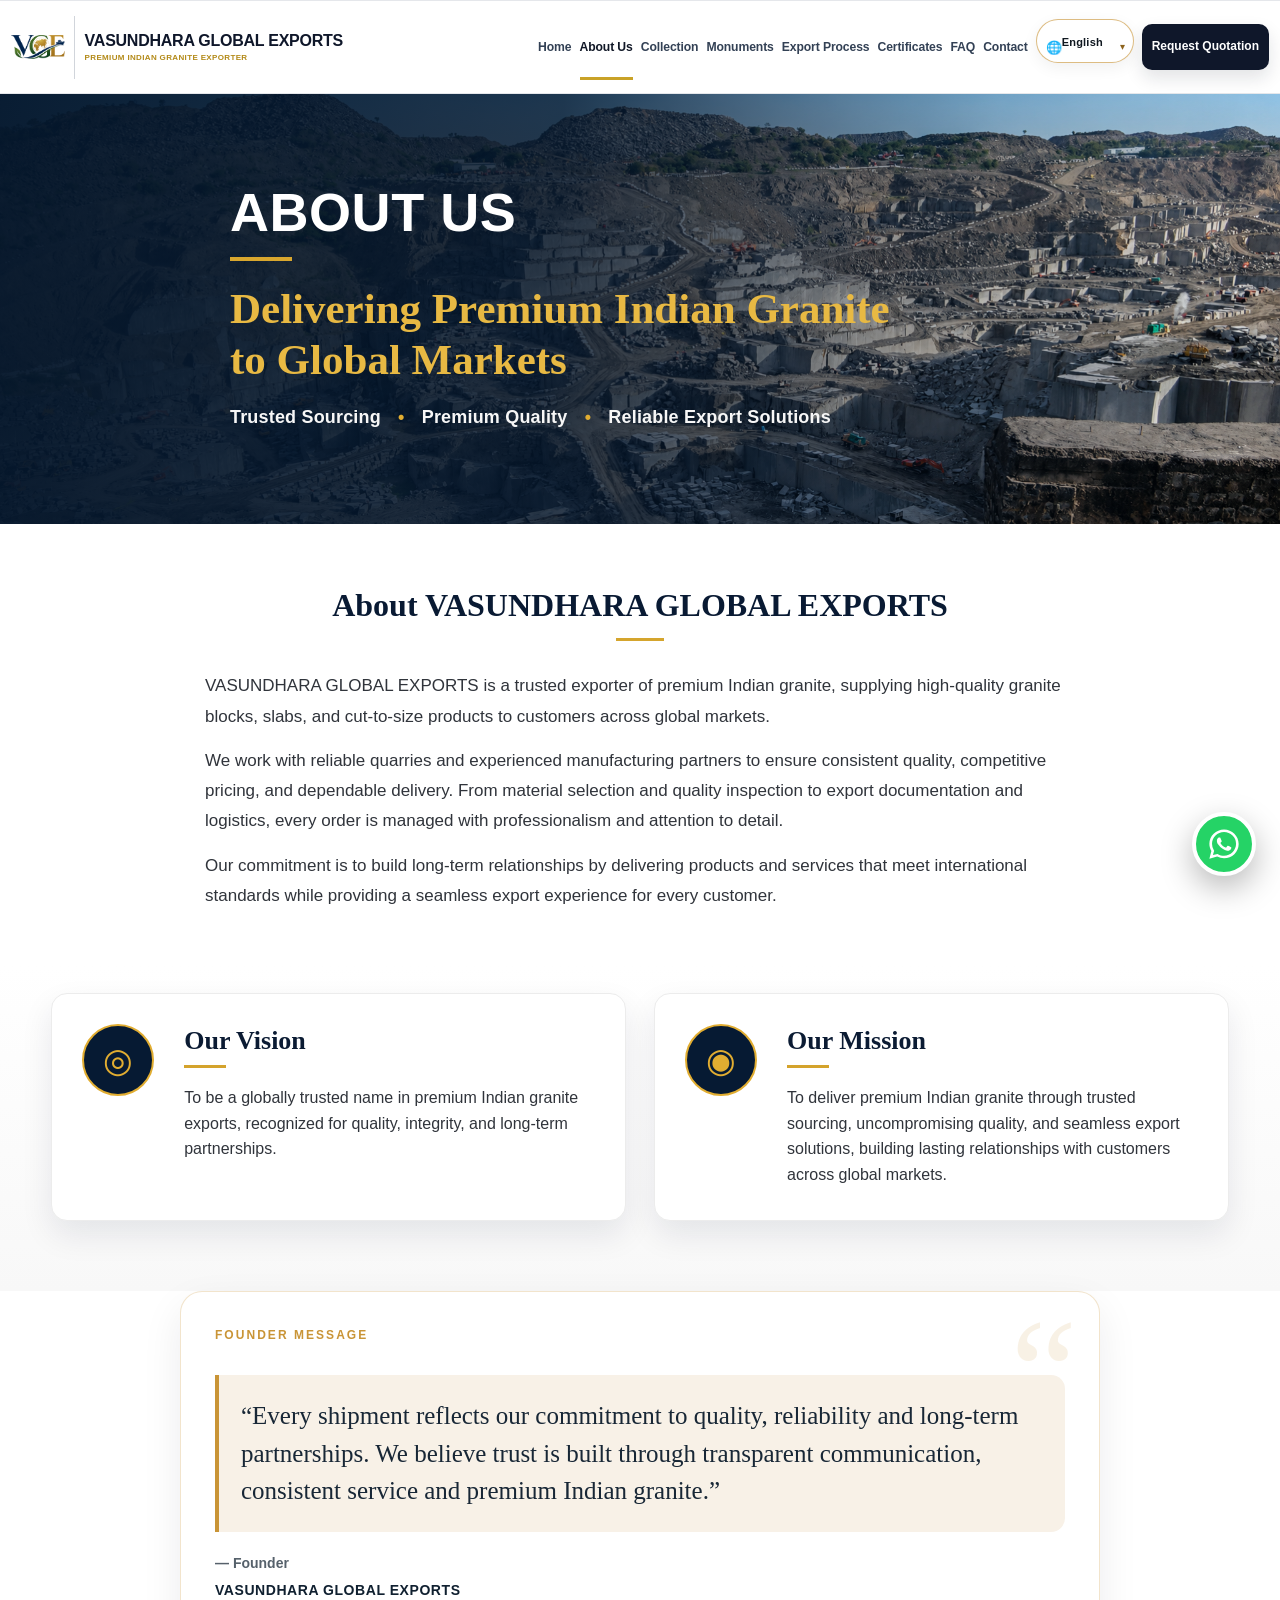
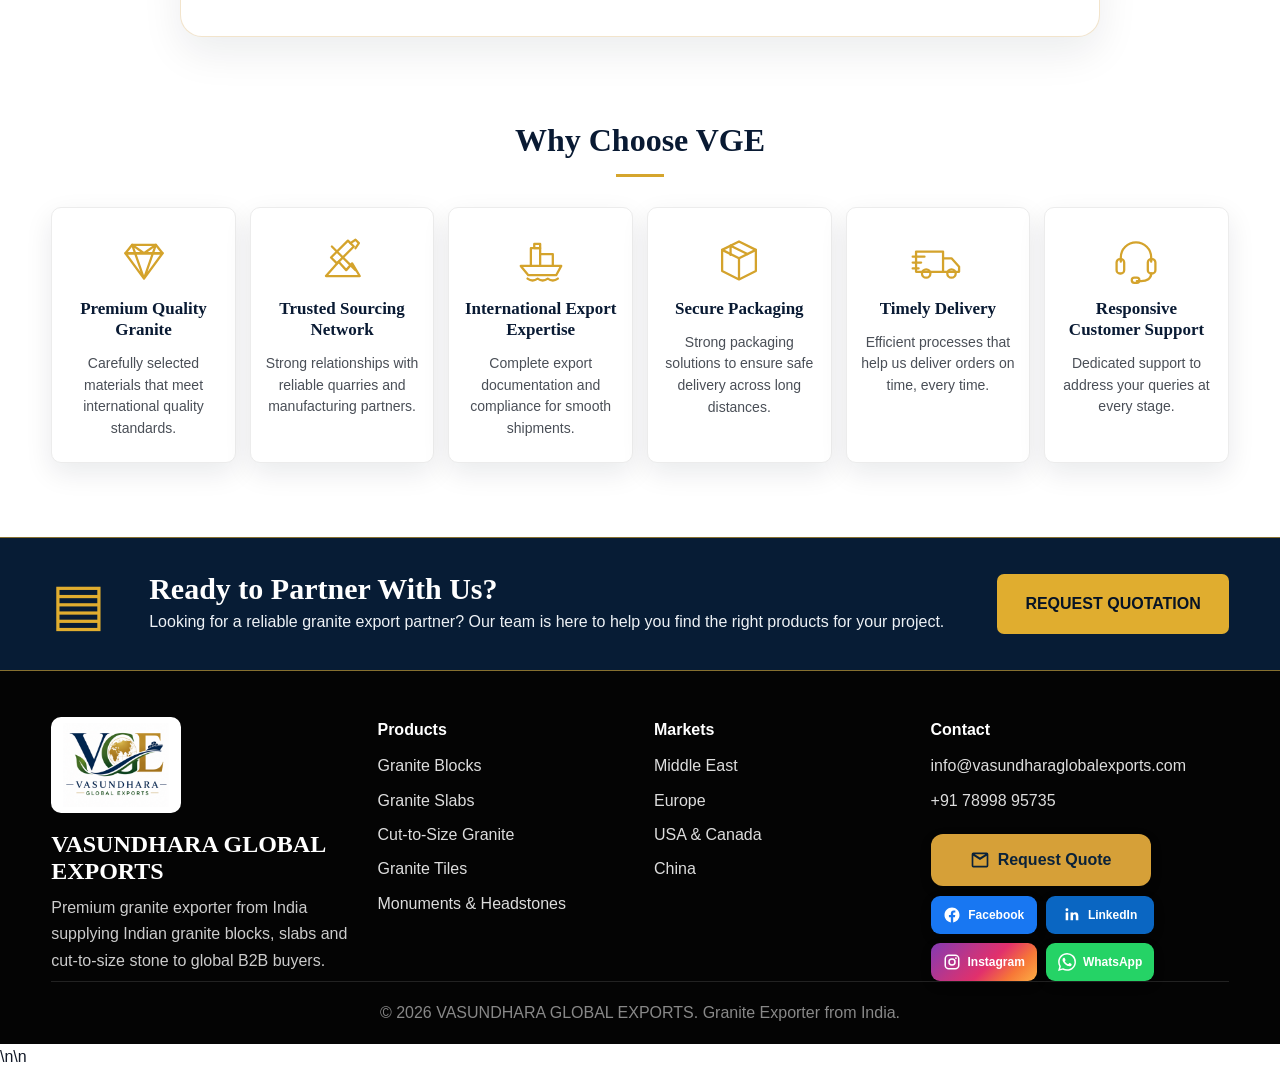
<file: about.html>
<!DOCTYPE html>

<html lang="en-IN">
<head>
<meta charset="utf-8"/>
<meta content="width=device-width, initial-scale=1.0" name="viewport"/>
<link rel="icon" type="image/png" sizes="48x48" href="/favicon-48x48.png"/>
<link rel="icon" type="image/png" sizes="192x192" href="/favicon-192x192.png"/>
<link rel="shortcut icon" type="image/x-icon" href="/favicon.ico"/>
<link rel="apple-touch-icon" sizes="180x180" href="/apple-touch-icon.png"/>
<link rel="manifest" href="/site.webmanifest"/>
<title>About Us | VASUNDHARA GLOBAL EXPORTS | Indian Granite Exporter</title>

<meta content="Learn about VASUNDHARA GLOBAL EXPORTS, an Indian granite exporter serving global B2B buyers with premium granite blocks, slabs, tiles and cut-to-size stone." name="description"/>
<meta content="granite exporter from India, granite export India, Indian granite supplier, granite slabs exporter India, granite blocks exporter India, Black Galaxy granite exporter, Absolute Black granite supplier, Tan Brown granite exporter, granite export to UAE, granite export to Saudi Arabia, granite export to USA, granite export to Canada, granite export to Europe, granite supplier India, natural stone exporter India" name="keywords"/>
<meta content="index, follow, max-image-preview:large, max-snippet:-1, max-video-preview:-1" name="robots"/>
<meta content="VASUNDHARA GLOBAL EXPORTS" name="author"/>
<link href="https://www.vasundharaglobalexports.com/about.html" rel="canonical"/>
<link href="https://www.vasundharaglobalexports.com/about.html" hreflang="en-in" rel="alternate"/>
<link href="https://www.vasundharaglobalexports.com/about.html" hreflang="x-default" rel="alternate"/>
<meta content="website" property="og:type"/>
<meta content="VASUNDHARA GLOBAL EXPORTS" property="og:site_name"/>
<meta content="About Us | VASUNDHARA GLOBAL EXPORTS | Indian Granite Exporter" property="og:title"/>
<meta content="Learn about VASUNDHARA GLOBAL EXPORTS, an Indian granite exporter serving global B2B buyers with premium granite blocks, slabs, tiles and cut-to-size stone." property="og:description"/>
<meta content="https://www.vasundharaglobalexports.com/about.html" property="og:url"/>
<meta content="summary_large_image" name="twitter:card"/>
<meta content="About Us | VASUNDHARA GLOBAL EXPORTS | Indian Granite Exporter" name="twitter:title"/>
<meta content="Learn about VASUNDHARA GLOBAL EXPORTS, an Indian granite exporter serving global B2B buyers with premium granite blocks, slabs, tiles and cut-to-size stone." name="twitter:description"/>
<script type="application/ld+json">{"@context":"https://schema.org","@graph":[{"@type":"Organization","@id":"https://www.vasundharaglobalexports.com/#organization","name":"VASUNDHARA GLOBAL EXPORTS","alternateName":"VGE","url":"https://www.vasundharaglobalexports.com/","logo":"https://www.vasundharaglobalexports.com/vge-logo-transparent.png","email":"info@vasundharaglobalexports.com","telephone":"+91 78998 95735","description":"Indian granite exporter supplying granite blocks, slabs, tiles and custom cut-to-size stone to international B2B buyers.","areaServed":["Middle East","Europe","United States","Canada","Asia"],"knowsAbout":["Indian Granite","Granite Blocks","Granite Slabs","Granite Tiles","Cut-to-size Granite","Natural Stone Export"]},{"@type":"WebSite","@id":"https://www.vasundharaglobalexports.com/#website","url":"https://www.vasundharaglobalexports.com/","name":"VASUNDHARA GLOBAL EXPORTS","publisher":{"@id":"https://www.vasundharaglobalexports.com/#organization"}},{"@type":"WebPage","@id":"https://www.vasundharaglobalexports.com/about.html#webpage","url":"https://www.vasundharaglobalexports.com/about.html","name":"About Us | VASUNDHARA GLOBAL EXPORTS | Indian Granite Exporter","description":"Learn about VASUNDHARA GLOBAL EXPORTS, an Indian granite exporter serving global B2B buyers with premium granite blocks, slabs, tiles and cut-to-size stone.","isPartOf":{"@id":"https://www.vasundharaglobalexports.com/#website"},"about":{"@id":"https://www.vasundharaglobalexports.com/#organization"}},{"@type":"BreadcrumbList","itemListElement":[{"@type":"ListItem","position":1,"name":"Home","item":"https://www.vasundharaglobalexports.com/"},{"@type":"ListItem","position":2,"name":"About Us","item":"https://www.vasundharaglobalexports.com/about.html"}]}]}</script>
<style>
:root{--black:#070707;--gold:#c99436;--gold2:#f0c36a;--cream:#f8f1e7;--line:#eadfcd;--muted:#666;--shadow:0 20px 50px rgba(0,0,0,.14)}
*{box-sizing:border-box;margin:0;padding:0}html{scroll-behavior:smooth}body{font-family:Arial,Helvetica,sans-serif;color:#171717;background:#fff;line-height:1.65}a{text-decoration:none;color:inherit}.container{width:min(1180px,92%);margin:auto}.topbar{background:#050505;color:#ddd;font-size:13px;padding:9px 0}.topbar .container{display:flex;justify-content:space-between;gap:15px;flex-wrap:wrap}.header{position:sticky;top:0;z-index:50;background:rgba(255,255,255,.96);backdrop-filter:blur(12px);box-shadow:0 1px 0 #eee}.nav{height:86px;display:flex;align-items:center;justify-content:space-between;gap:24px}.brand{display:flex;align-items:center;gap:10px;font-weight:900}.brand img{width:138px;max-height:74px;object-fit:contain}.navlinks{display:flex;align-items:center;gap:18px;font-weight:800;font-size:14px}.navlinks a:hover{color:var(--gold)}.cta{background:var(--gold);color:#111!important;padding:12px 18px;border-radius:999px}.menu{display:none;border:0;background:#111;color:#fff;border-radius:10px;padding:10px 13px;font-size:20px}.btn{display:inline-flex;align-items:center;justify-content:center;padding:14px 21px;border-radius:999px;font-weight:900;border:1px solid transparent;cursor:pointer}.btn-primary{background:var(--gold);color:#111}.btn-outline{border-color:#c99436;color:#111;background:#fff}.eyebrow,.micro{display:inline-block;color:var(--gold);font-weight:900;text-transform:uppercase;letter-spacing:.08em;font-size:13px;margin-bottom:10px}.hero{background:radial-gradient(circle at 80% 20%,rgba(201,148,54,.13),transparent 25%),linear-gradient(180deg,#fff 0%,#fbfaf7 100%);padding:86px 0 68px;border-bottom:1px solid #eee}.hero-grid{display:grid;grid-template-columns:1.05fr .95fr;gap:54px;align-items:center}h1,h2,h3{font-family:Georgia,serif;line-height:1.12}h1{font-size:60px;margin:10px 0 18px}h2{font-size:42px;margin-bottom:14px}h3{font-size:24px;margin-bottom:10px}.hero p{font-size:18px;color:#333;max-width:680px}.keyword-line{font-weight:900;color:#111;margin:12px 0}.actions{display:flex;gap:14px;flex-wrap:wrap;margin:26px 0}.trust{display:flex;gap:10px;flex-wrap:wrap}.trust span{background:#fff;border:1px solid var(--line);padding:8px 12px;border-radius:999px;font-weight:800;font-size:13px}.hero-panel{background:#111;color:#fff;border-radius:30px;padding:30px;box-shadow:var(--shadow);position:relative;overflow:hidden}.hero-panel:before{content:"";position:absolute;inset:-40%;background:radial-gradient(circle,rgba(201,148,54,.25),transparent 28%);animation:glow 7s linear infinite}@keyframes glow{to{transform:rotate(360deg)}}.hero-panel>*{position:relative}.hero-panel ul{margin-top:18px}.hero-panel li{list-style:none;border-bottom:1px solid rgba(255,255,255,.14);padding:13px 0}.hero-panel strong{color:var(--gold2)}.section{padding:86px 0}.soft{background:var(--cream)}.dark{background:#090909;color:#fff}.head{max-width:880px;margin:0 auto 38px;text-align:center}.head p,.muted{color:var(--muted)}.dark .head p,.dark .muted{color:#ccc}.grid-3{display:grid;grid-template-columns:repeat(3,1fr);gap:22px}.grid-2{display:grid;grid-template-columns:repeat(2,1fr);gap:28px;align-items:start}.card{background:#fff;border:1px solid var(--line);border-radius:24px;padding:26px;box-shadow:var(--shadow)}.dark .card{background:#151515;border-color:#282828}.product-card{display:flex;flex-direction:column;min-height:360px}.stone-swatch{height:145px;border-radius:18px;margin-bottom:18px;background:#222;box-shadow:inset 0 0 0 1px rgba(255,255,255,.16)}.swatch-1{background:radial-gradient(circle at 20% 30%,#d6a64c 0 2px,transparent 3px),radial-gradient(circle at 80% 60%,#bd8f36 0 2px,transparent 3px),#070707}.swatch-2{background:linear-gradient(135deg,#020202,#202020,#050505)}.swatch-3{background:radial-gradient(circle at 35% 40%,#8b5b38,transparent 18%),radial-gradient(circle at 75% 60%,#2d2d2d,transparent 20%),#5b3a26}.swatch-4{background:linear-gradient(135deg,#454545,#9b9b9b,#303030)}.swatch-5{background:linear-gradient(135deg,#7b1111,#bc4b2b,#3b1111)}.swatch-6{background:linear-gradient(135deg,#e9e5dd,#6e6e6e,#f7f4ec,#343434)}.product-card p{color:#666}.text-link{margin-top:auto;color:#9a6416;font-weight:900;padding-top:16px}.market-tags{display:flex;gap:10px;flex-wrap:wrap;justify-content:center}.market-tags a{background:#111;color:#fff;padding:11px 15px;border-radius:999px;font-weight:900;font-size:14px}.market-tags a:hover{background:var(--gold);color:#111}.process{counter-reset:step}.process .card{position:relative;padding-left:72px}.process .card:before{counter-increment:step;content:counter(step);position:absolute;left:24px;top:27px;width:34px;height:34px;border-radius:50%;display:grid;place-items:center;background:var(--gold);font-weight:900}.seo-copy p{margin-bottom:15px;color:#444}.seo-copy ul{margin-left:22px;color:#444}.quote{background:linear-gradient(135deg,#070707,#261909);color:#fff}.quote-grid{display:grid;grid-template-columns:.85fr 1.15fr;gap:38px}.form{background:#fff;color:#111;border-radius:26px;padding:28px;box-shadow:var(--shadow)}.row{display:grid;grid-template-columns:1fr 1fr;gap:12px}input,select,textarea{width:100%;padding:14px;border:1px solid #ddd;border-radius:12px;font:inherit;margin-bottom:12px}textarea{min-height:120px}.form .btn{width:100%;border:0}details{background:#fff;border:1px solid var(--line);border-radius:18px;padding:18px 20px;margin-bottom:12px;box-shadow:0 8px 22px rgba(0,0,0,.06)}summary{cursor:pointer;font-weight:900}details p{color:#555;margin-top:10px}.footer{background:#040404;color:#ccc;padding:46px 0 18px}.footer-grid{display:grid;grid-template-columns:1.4fr 1fr 1fr 1fr;gap:28px}.footer img{width:130px;background:#fff;border-radius:10px;padding:6px;margin-bottom:10px}.footer h3{color:var(--gold2)}.footer h4{color:#fff;margin-bottom:10px}.footer a{display:block;margin:7px 0;color:#ccc}.bottom{text-align:center;border-top:1px solid #222;margin-top:28px;padding-top:18px;color:#888}.whatsapp{position:fixed;right:20px;bottom:20px;background:#25d366;color:#fff;width:58px;height:58px;border-radius:50%;display:grid;place-items:center;font-size:26px;box-shadow:var(--shadow);z-index:80}@media(max-width:960px){.menu{display:block}.navlinks{display:none;position:absolute;top:86px;left:4%;right:4%;background:#fff;box-shadow:var(--shadow);border-radius:18px;padding:18px;flex-direction:column;align-items:flex-start}.navlinks.open{display:flex}.hero-grid,.grid-2,.quote-grid{grid-template-columns:1fr}.grid-3{grid-template-columns:repeat(2,1fr)}h1{font-size:44px}h2{font-size:34px}.footer-grid{grid-template-columns:1fr 1fr}}@media(max-width:620px){.grid-3,.row,.footer-grid{grid-template-columns:1fr}.section{padding:62px 0}.nav{height:76px}.navlinks{top:76px}h1{font-size:36px}.brand img{width:110px}}

.video-grid{display:grid;grid-template-columns:1.1fr .9fr;gap:34px;align-items:center}
.video-box{border-radius:28px;overflow:hidden;box-shadow:0 24px 60px rgba(0,0,0,.22);background:#111}
.video-box video{width:100%;display:block}
.timeline button{display:block;width:100%;text-align:left;background:#fff;border:1px solid #eadfcd;border-radius:18px;padding:18px;margin-bottom:12px;cursor:pointer}
.timeline button.active{background:#fff7e8;border-color:#c99436}
.timeline strong{display:block;font-size:18px}
@media(max-width:900px){.video-grid{grid-template-columns:1fr}}

.video-grid{display:grid;grid-template-columns:1.12fr .88fr;gap:34px;align-items:center}
.video-box{border-radius:28px;overflow:hidden;box-shadow:0 24px 60px rgba(0,0,0,.24);background:#111;border:1px solid rgba(201,148,54,.24)}
.video-box video{width:100%;display:block;aspect-ratio:16/9;object-fit:cover;background:#111}
.timeline{display:flex;flex-direction:column;gap:12px}
.timeline button{display:grid;grid-template-columns:48px 1fr;gap:14px;align-items:flex-start;width:100%;text-align:left;background:#fff;border:1px solid #eadfcd;border-radius:18px;padding:16px;cursor:pointer;transition:.22s}
.timeline button b{width:42px;height:42px;border-radius:50%;display:grid;place-items:center;background:#111;color:#c99436;font-weight:900}
.timeline button strong{display:block;color:#111;font-size:17px}
.timeline button small{display:block;color:#666;line-height:1.45;margin-top:3px}
.timeline button.active,.timeline button:hover{background:#fff7e8;border-color:#c99436;box-shadow:0 12px 28px rgba(201,148,54,.16)}
.timeline button.active b{background:#c99436;color:#111}
@media(max-width:900px){.video-grid{grid-template-columns:1fr}.video-box video{aspect-ratio:16/10}}

/* Right-side homepage granite block/slab preview */
.hero-product-showcase{
  background:#111;
  color:#fff;
  border:1px solid rgba(201,148,54,.38);
  border-radius:30px;
  padding:22px;
  box-shadow:0 24px 60px rgba(0,0,0,.24);
}
.showcase-title{text-align:center;margin-bottom:18px}
.showcase-title span{display:block;color:#c99436;font-size:13px;font-weight:900;letter-spacing:.12em;text-transform:uppercase}
.showcase-title strong{display:block;font-family:Georgia,serif;font-size:28px;line-height:1.15;margin-top:4px}
.hero-product-grid{display:grid;grid-template-columns:repeat(2,1fr);gap:16px}
.hero-product-card{overflow:hidden;border-radius:18px;border:1px solid rgba(255,255,255,.16);background:#080808;transition:transform .25s ease,border-color .25s ease,box-shadow .25s ease}
.hero-product-card:hover{transform:translateY(-5px);border-color:#c99436;box-shadow:0 16px 35px rgba(201,148,54,.14)}
.hero-product-img{position:relative;height:190px;overflow:hidden}
.hero-product-img img{width:100%;height:100%;object-fit:cover;display:block;transition:transform .45s ease}
.hero-product-card:hover img{transform:scale(1.055)}
.hero-product-img span{position:absolute;left:12px;top:12px;background:#c99436;color:#111;font-weight:900;font-size:12px;padding:5px 9px;border-radius:6px;box-shadow:0 8px 22px rgba(0,0,0,.28)}
.hero-product-info{padding:12px 14px 14px}
.hero-product-info h3{font-family:Arial,Helvetica,sans-serif;font-size:16px;line-height:1.25;margin:0 0 8px;color:#fff}
.hero-product-info p{color:#ddd;font-size:13px;margin:0}
.hero-product-info em{display:inline-block;width:1px;height:12px;background:rgba(255,255,255,.28);margin:0 9px;vertical-align:-2px}
.vge-seo-content{background:#0b0b0b;color:#cfcfcf;padding:60px 0;border-top:1px solid rgba(255,255,255,.08)}
.vge-seo-content .container{width:min(1180px,92%);margin:auto}
.vge-seo-content h2{color:#d7a54a;font-size:28px;margin:0 0 12px}
.vge-seo-content h3{color:#fff;font-size:20px;margin:28px 0 10px}
.vge-seo-content p,.vge-seo-content li{line-height:1.8;color:#cfcfcf}
.vge-seo-content ul{columns:2;gap:40px;margin-left:18px}
@media(max-width:960px){.hero-product-showcase{margin-top:26px}.hero-product-img{height:220px}}
@media(max-width:768px){.vge-seo-content ul{columns:1}}
@media(max-width:620px){.hero-product-grid{grid-template-columns:1fr}.hero-product-img{height:230px}}

/* Hero right-side granite block/slab preview */
.hero-product-showcase{
  background:#111;
  color:#fff;
  border:1px solid rgba(201,148,54,.38);
  border-radius:30px;
  padding:22px;
  box-shadow:0 24px 60px rgba(0,0,0,.24);
}
.showcase-title{text-align:center;margin-bottom:18px}
.showcase-title span{display:block;color:#c99436;font-size:13px;font-weight:900;letter-spacing:.12em;text-transform:uppercase}
.showcase-title strong{display:block;font-family:Georgia,serif;font-size:28px;line-height:1.15;margin-top:4px}
.hero-product-grid{display:grid;grid-template-columns:repeat(2,1fr);gap:16px}
.hero-product-card{overflow:hidden;border-radius:18px;border:1px solid rgba(255,255,255,.16);background:#080808;transition:transform .25s ease,border-color .25s ease,box-shadow .25s ease}
.hero-product-card:hover{transform:translateY(-5px);border-color:#c99436;box-shadow:0 16px 35px rgba(201,148,54,.14)}
.hero-product-img{position:relative;height:190px;overflow:hidden}
.hero-product-img img{width:100%;height:100%;object-fit:cover;display:block;transition:transform .45s ease}
.hero-product-card:hover img{transform:scale(1.055)}
.hero-product-img span{position:absolute;left:12px;top:12px;background:#c99436;color:#111;font-weight:900;font-size:12px;padding:5px 9px;border-radius:6px;box-shadow:0 8px 22px rgba(0,0,0,.28)}
.hero-product-info{padding:12px 14px 14px}
.hero-product-info h3{font-family:Arial,Helvetica,sans-serif;font-size:16px;line-height:1.25;margin:0 0 8px;color:#fff}
.hero-product-info p{color:#ddd;font-size:13px;margin:0}
.hero-product-info em{display:inline-block;width:1px;height:12px;background:rgba(255,255,255,.28);margin:0 9px;vertical-align:-2px}
@media(max-width:960px){.hero-product-showcase{margin-top:26px}.hero-product-img{height:220px}}
@media(max-width:620px){.hero-product-grid{grid-template-columns:1fr}.hero-product-img{height:230px}}

/* Hero right-side real granite block/slab preview */
.hero-product-showcase{
  background:#111;
  color:#fff;
  border:1px solid rgba(201,148,54,.38);
  border-radius:30px;
  padding:22px;
  box-shadow:0 24px 60px rgba(0,0,0,.24);
}
.showcase-title{text-align:center;margin-bottom:18px}
.showcase-title span{display:block;color:#c99436;font-size:13px;font-weight:900;letter-spacing:.12em;text-transform:uppercase}
.showcase-title strong{display:block;font-family:Georgia,serif;font-size:28px;line-height:1.15;margin-top:4px}
.hero-product-grid{display:grid;grid-template-columns:repeat(2,1fr);gap:16px}
.hero-product-card{overflow:hidden;border-radius:18px;border:1px solid rgba(255,255,255,.16);background:#080808;transition:transform .25s ease,border-color .25s ease,box-shadow .25s ease}
.hero-product-card:hover{transform:translateY(-5px);border-color:#c99436;box-shadow:0 16px 35px rgba(201,148,54,.14)}
.hero-product-img{position:relative;height:190px;overflow:hidden;background:#222}
.hero-product-img img{width:100%;height:100%;object-fit:cover;display:block;transition:transform .45s ease}
.hero-product-card:hover img{transform:scale(1.055)}
.hero-product-img span{position:absolute;left:12px;top:12px;background:#c99436;color:#111;font-weight:900;font-size:12px;padding:5px 9px;border-radius:6px;box-shadow:0 8px 22px rgba(0,0,0,.28)}
.hero-product-info{padding:12px 14px 14px}
.hero-product-info h3{font-family:Arial,Helvetica,sans-serif;font-size:16px;line-height:1.25;margin:0 0 8px;color:#fff}
.hero-product-info p{color:#ddd;font-size:13px;margin:0}
.hero-product-info em{display:inline-block;width:1px;height:12px;background:rgba(255,255,255,.28);margin:0 9px;vertical-align:-2px}
@media(max-width:960px){.hero-product-showcase{margin-top:26px}.hero-product-img{height:220px}}
@media(max-width:620px){.hero-product-grid{grid-template-columns:1fr}.hero-product-img{height:230px}}

/* FINAL FIX: homepage right-side Blocks & Slabs preview */
.hero .container.hero-grid{
  display:grid !important;
  grid-template-columns:1.02fr .98fr !important;
  gap:54px !important;
  align-items:center !important;
}
.hero-product-showcase{
  background:#111 !important;
  color:#fff !important;
  border:1px solid rgba(201,148,54,.38) !important;
  border-radius:22px !important;
  padding:18px !important;
  box-shadow:0 24px 60px rgba(0,0,0,.24) !important;
  width:100% !important;
}
.showcase-title{
  display:flex !important;
  align-items:center !important;
  justify-content:center !important;
  gap:14px !important;
  text-align:center !important;
  margin-bottom:14px !important;
}
.showcase-title:before,.showcase-title:after{
  content:"" !important;
  width:42px !important;
  height:1px !important;
  background:#c99436 !important;
  display:block !important;
}
.showcase-title span{
  display:block !important;
  color:#c99436 !important;
  font-size:14px !important;
  font-weight:900 !important;
  letter-spacing:.15em !important;
  text-transform:uppercase !important;
}
.showcase-title strong{display:none !important}
.hero-product-grid{
  display:grid !important;
  grid-template-columns:repeat(2,minmax(0,1fr)) !important;
  gap:14px !important;
}
.hero-product-card{
  overflow:hidden !important;
  border-radius:12px !important;
  border:1px solid rgba(255,255,255,.18) !important;
  background:#080808 !important;
  box-shadow:none !important;
}
.hero-product-img{
  position:relative !important;
  height:205px !important;
  overflow:hidden !important;
  background:#222 !important;
}
.hero-product-img img{
  width:100% !important;
  height:100% !important;
  object-fit:cover !important;
  display:block !important;
}
.hero-product-img span{
  position:absolute !important;
  left:12px !important;
  top:12px !important;
  background:#c99436 !important;
  color:#111 !important;
  font-weight:900 !important;
  font-size:16px !important;
  padding:5px 11px !important;
  border-radius:6px !important;
  box-shadow:0 8px 22px rgba(0,0,0,.28) !important;
}
.hero-product-info{
  padding:12px 16px 14px !important;
}
.hero-product-info h3{
  font-family:Georgia,serif !important;
  font-size:20px !important;
  line-height:1.2 !important;
  text-align:center !important;
  margin:0 0 7px !important;
  color:#fff !important;
}
.hero-product-info p{
  color:#eee !important;
  font-size:14px !important;
  text-align:center !important;
  margin:0 !important;
}
.hero-product-info em{display:none !important}
.hero-product-card:hover .hero-product-img img{
  transform:scale(1.04) !important;
  transition:transform .35s ease !important;
}
@media(max-width:960px){
  .hero .container.hero-grid{grid-template-columns:1fr !important}
  .hero-product-img{height:240px !important}
}
@media(max-width:620px){
  .hero-product-grid{grid-template-columns:1fr !important}
  .hero-product-img{height:230px !important}
}

/* FINAL PROCESS VIDEO FIX - homepage preserved */
.process-video-section{padding:90px 0 !important}
.process-video-layout{
  display:grid !important;
  grid-template-columns:1.22fr .78fr !important;
  gap:42px !important;
  align-items:stretch !important;
}
.process-video-box{
  border-radius:30px !important;
  overflow:hidden !important;
  background:#111 !important;
  box-shadow:0 28px 70px rgba(0,0,0,.26) !important;
  border:1px solid rgba(201,148,54,.22) !important;
  min-height:620px !important;
}
.process-video-box video{
  width:100% !important;
  height:100% !important;
  min-height:620px !important;
  object-fit:cover !important;
  display:block !important;
  aspect-ratio:auto !important;
}
.process-timeline-card{
  background:#fff !important;
  border-radius:34px !important;
  padding:42px 34px !important;
  box-shadow:0 24px 65px rgba(0,0,0,.16) !important;
  display:flex !important;
  flex-direction:column !important;
  justify-content:center !important;
  gap:0 !important;
  min-height:620px !important;
}
.process-timeline-card button{
  position:relative !important;
  display:grid !important;
  grid-template-columns:92px 1fr !important;
  gap:22px !important;
  align-items:center !important;
  width:100% !important;
  background:transparent !important;
  border:0 !important;
  border-radius:28px !important;
  padding:22px 24px !important;
  margin:0 !important;
  cursor:pointer !important;
  text-align:left !important;
  box-shadow:none !important;
}
.process-timeline-card button:not(:last-child)::after{
  content:"" !important;
  position:absolute !important;
  left:68px !important;
  top:78px !important;
  width:4px !important;
  height:40px !important;
  background:#eadfcd !important;
}
.process-timeline-card button b{
  width:72px !important;
  height:72px !important;
  border-radius:50% !important;
  display:grid !important;
  place-items:center !important;
  background:#ededed !important;
  color:#333 !important;
  font-size:22px !important;
  font-weight:900 !important;
}
.process-timeline-card button strong{
  display:block !important;
  color:#111 !important;
  font-family:Arial,Helvetica,sans-serif !important;
  font-size:26px !important;
  line-height:1.15 !important;
  margin-bottom:5px !important;
}
.process-timeline-card button small{
  display:block !important;
  color:#777 !important;
  font-size:19px !important;
  line-height:1.35 !important;
}
.process-timeline-card button.active{
  background:#fff7e8 !important;
  box-shadow:0 20px 50px rgba(201,148,54,.16) !important;
}
.process-timeline-card button.active b{
  background:#d49a2f !important;
  color:#111 !important;
}
@media(max-width:1100px){
  .process-video-layout{grid-template-columns:1fr !important}
  .process-video-box,.process-video-box video,.process-timeline-card{min-height:auto !important}
  .process-video-box video{height:auto !important;aspect-ratio:16/9 !important}
}
@media(max-width:620px){
  .process-timeline-card{padding:24px 16px !important;border-radius:24px !important}
  .process-timeline-card button{grid-template-columns:64px 1fr !important;padding:16px 14px !important}
  .process-timeline-card button b{width:54px !important;height:54px !important;font-size:17px !important}
  .process-timeline-card button strong{font-size:20px !important}
  .process-timeline-card button small{font-size:15px !important}
  .process-timeline-card button:not(:last-child)::after{left:40px !important;top:64px !important;height:28px !important}
}

/* CLEAN RECTANGLE VIDEO PROCESS SECTION */
.clean-process-section{
  padding:90px 0 !important;
}
.clean-process-head{
  margin-bottom:38px !important;
}
.clean-process-layout{
  display:grid !important;
  grid-template-columns:65% 35% !important;
  gap:28px !important;
  align-items:stretch !important;
}
.clean-video-card{
  background:#111 !important;
  border-radius:26px !important;
  overflow:hidden !important;
  box-shadow:0 28px 70px rgba(0,0,0,.24) !important;
  border:1px solid rgba(201,148,54,.22) !important;
  min-height:560px !important;
}
.clean-video-card video{
  width:100% !important;
  height:100% !important;
  min-height:560px !important;
  object-fit:cover !important;
  display:block !important;
}
.clean-process-steps{
  display:flex !important;
  flex-direction:column !important;
  gap:13px !important;
  background:#fff !important;
  border-radius:26px !important;
  padding:20px !important;
  box-shadow:0 28px 70px rgba(0,0,0,.14) !important;
  border:1px solid #eadfcd !important;
  min-height:560px !important;
}
.clean-process-steps button{
  flex:1 !important;
  width:100% !important;
  display:grid !important;
  grid-template-columns:58px 1fr !important;
  gap:16px !important;
  align-items:center !important;
  text-align:left !important;
  border:1px solid #eadfcd !important;
  background:#fff !important;
  border-radius:18px !important;
  padding:16px !important;
  margin:0 !important;
  cursor:pointer !important;
  transition:all .25s ease !important;
  box-shadow:none !important;
}
.clean-process-steps button:hover{
  transform:translateY(-2px) !important;
  border-color:#c99436 !important;
  box-shadow:0 14px 30px rgba(201,148,54,.12) !important;
}
.clean-process-steps button.active{
  background:#fff3dc !important;
  border-color:#c99436 !important;
  box-shadow:0 18px 42px rgba(201,148,54,.18) !important;
}
.clean-process-steps button b{
  width:48px !important;
  height:48px !important;
  border-radius:12px !important;
  display:grid !important;
  place-items:center !important;
  background:#111 !important;
  color:#c99436 !important;
  font-size:17px !important;
  font-weight:900 !important;
}
.clean-process-steps button.active b{
  background:#c99436 !important;
  color:#111 !important;
}
.clean-process-steps button strong{
  display:block !important;
  color:#111 !important;
  font-family:Arial,Helvetica,sans-serif !important;
  font-size:20px !important;
  line-height:1.18 !important;
  margin:0 0 4px !important;
}
.clean-process-steps button small{
  display:block !important;
  color:#666 !important;
  font-size:15px !important;
  line-height:1.35 !important;
}
@media(max-width:1100px){
  .clean-process-layout{
    grid-template-columns:1fr !important;
  }
  .clean-video-card,
  .clean-video-card video,
  .clean-process-steps{
    min-height:auto !important;
  }
  .clean-video-card video{
    aspect-ratio:16/9 !important;
    height:auto !important;
  }
}
@media(max-width:620px){
  .clean-process-section{padding:60px 0 !important}
  .clean-process-steps{padding:14px !important}
  .clean-process-steps button{
    grid-template-columns:48px 1fr !important;
    padding:14px !important;
  }
  .clean-process-steps button b{
    width:42px !important;
    height:42px !important;
    font-size:15px !important;
  }
  .clean-process-steps button strong{font-size:17px !important}
  .clean-process-steps button small{font-size:13px !important}
}

/* FINAL VIDEO ALIGNMENT ONLY - top heading preserved */
.final-process-section{
  padding:86px 0 !important;
}
.final-process-head{
  max-width:1180px !important;
  margin:0 auto 40px !important;
  text-align:center !important;
}
.final-process-head .eyebrow{
  color:#c99436 !important;
  font-weight:900 !important;
  letter-spacing:.14em !important;
  text-transform:uppercase !important;
  font-size:16px !important;
}
.final-process-head h2{
  font-family:Georgia,serif !important;
  font-size:58px !important;
  line-height:1.08 !important;
  margin:18px 0 0 !important;
  color:#111 !important;
}
.final-process-layout{
  display:grid !important;
  grid-template-columns:64% 36% !important;
  gap:30px !important;
  align-items:stretch !important;
}
.final-video-card{
  background:#111 !important;
  border-radius:22px !important;
  overflow:hidden !important;
  box-shadow:0 24px 60px rgba(0,0,0,.22) !important;
  border:1px solid rgba(201,148,54,.22) !important;
  height:560px !important;
}
.final-video-card video{
  width:100% !important;
  height:100% !important;
  object-fit:cover !important;
  display:block !important;
}
.final-process-cards{
  height:560px !important;
  display:grid !important;
  grid-template-rows:repeat(5,1fr) !important;
  gap:12px !important;
}
.final-process-cards button{
  display:grid !important;
  grid-template-columns:58px 1fr !important;
  gap:16px !important;
  align-items:center !important;
  width:100% !important;
  text-align:left !important;
  border:1px solid #eadfcd !important;
  background:#fff !important;
  border-radius:16px !important;
  padding:16px !important;
  cursor:pointer !important;
  box-shadow:0 10px 28px rgba(0,0,0,.05) !important;
  transition:all .22s ease !important;
  margin:0 !important;
}
.final-process-cards button:hover{
  transform:translateY(-2px) !important;
  border-color:#c99436 !important;
}
.final-process-cards button.active{
  background:#fff3dc !important;
  border-color:#c99436 !important;
  box-shadow:0 18px 38px rgba(201,148,54,.16) !important;
}
.final-process-cards button b{
  width:48px !important;
  height:48px !important;
  border-radius:12px !important;
  display:grid !important;
  place-items:center !important;
  background:#111 !important;
  color:#c99436 !important;
  font-weight:900 !important;
  font-size:17px !important;
}
.final-process-cards button.active b{
  background:#c99436 !important;
  color:#111 !important;
}
.final-process-cards button strong{
  display:block !important;
  font-family:Arial,Helvetica,sans-serif !important;
  color:#111 !important;
  font-size:19px !important;
  line-height:1.16 !important;
  margin:0 0 4px !important;
}
.final-process-cards button small{
  display:block !important;
  color:#666 !important;
  font-size:14px !important;
  line-height:1.35 !important;
}
@media(max-width:1100px){
  .final-process-layout{grid-template-columns:1fr !important}
  .final-video-card{height:auto !important}
  .final-video-card video{height:auto !important;aspect-ratio:16/9 !important}
  .final-process-cards{height:auto !important}
  .final-process-head h2{font-size:42px !important}
}
@media(max-width:620px){
  .final-process-section{padding:60px 0 !important}
  .final-process-head h2{font-size:34px !important}
  .final-process-head .eyebrow{font-size:13px !important}
  .final-process-cards button{grid-template-columns:48px 1fr !important;padding:14px !important}
  .final-process-cards button b{width:42px !important;height:42px !important;font-size:15px !important}
  .final-process-cards button strong{font-size:17px !important}
  .final-process-cards button small{font-size:13px !important}
}

/* FINAL GRANITE PRODUCTS IMAGE GRID */
.granite-products-section{
  background:#fff !important;
  padding:88px 0 !important;
}
.granite-products-section .head{
  text-align:center !important;
  max-width:900px !important;
  margin:0 auto 38px !important;
}
.granite-products-section .head h2{
  font-family:Georgia,serif !important;
  font-size:58px !important;
  line-height:1.05 !important;
  color:#111 !important;
  margin:12px 0 10px !important;
}
.granite-products-section .head p{
  color:#555 !important;
  font-size:22px !important;
  margin:0 !important;
}
.granite-products-grid{
  display:grid !important;
  grid-template-columns:repeat(3,1fr) !important;
  gap:22px !important;
}
.granite-product-card{
  position:relative !important;
  height:270px !important;
  border-radius:14px !important;
  overflow:hidden !important;
  background:#111 !important;
  box-shadow:0 20px 45px rgba(0,0,0,.14) !important;
  border:1px solid #eadfcd !important;
}
.granite-product-card img{
  width:100% !important;
  height:100% !important;
  object-fit:cover !important;
  display:block !important;
  transition:transform .45s ease !important;
}
.granite-product-card:hover img{
  transform:scale(1.06) !important;
}
.granite-product-overlay{
  position:absolute !important;
  left:0 !important;
  right:0 !important;
  bottom:0 !important;
  min-height:76px !important;
  display:grid !important;
  grid-template-columns:58px 1fr 34px !important;
  align-items:center !important;
  gap:12px !important;
  padding:14px 18px !important;
  background:linear-gradient(90deg,rgba(0,0,0,.92),rgba(0,0,0,.72)) !important;
  color:#fff !important;
}
.granite-product-overlay span{
  display:grid !important;
  place-items:center !important;
  width:42px !important;
  height:42px !important;
  border-radius:7px !important;
  background:#c99436 !important;
  color:#fff !important;
  font-weight:900 !important;
  font-size:18px !important;
}
.granite-product-overlay h3{
  font-family:Arial,Helvetica,sans-serif !important;
  color:#fff !important;
  font-size:21px !important;
  line-height:1.2 !important;
  margin:0 !important;
}
.granite-product-overlay b{
  font-size:30px !important;
  color:#fff !important;
  font-weight:400 !important;
}
.products-action{
  text-align:center !important;
  margin-top:34px !important;
}
.products-action .btn{
  min-width:260px !important;
}
@media(max-width:980px){
  .granite-products-grid{grid-template-columns:repeat(2,1fr) !important}
  .granite-products-section .head h2{font-size:44px !important}
}
@media(max-width:620px){
  .granite-products-grid{grid-template-columns:1fr !important}
  .granite-product-card{height:245px !important}
  .granite-products-section .head h2{font-size:36px !important}
  .granite-products-section .head p{font-size:18px !important}
}

/* Final cleanup after removed sections */
.section{padding-top:76px;padding-bottom:76px}
.section + .section{margin-top:0}
.granite-products-section{padding-top:76px!important;padding-bottom:76px!important}
footer{margin-top:0!important}

/* Certificates section before quotation */
.certificates-section{
  background:#f8f1e7 !important;
  padding:86px 0 !important;
}
.certificates-section .head{
  text-align:center !important;
  max-width:980px !important;
  margin:0 auto 48px !important;
}
.certificates-section .head h2{
  font-family:Georgia,serif !important;
  font-size:56px !important;
  line-height:1.05 !important;
  color:#111 !important;
  margin:12px 0 18px !important;
}
.certificates-section .head p{
  color:#666 !important;
  font-size:20px !important;
  margin:0 !important;
}
.certificates-grid{
  display:grid !important;
  grid-template-columns:repeat(4,1fr) !important;
  gap:24px !important;
}
.certificate-card{
  background:#fff !important;
  border:1px solid #eadfcd !important;
  border-radius:24px !important;
  min-height:190px !important;
  padding:34px 24px !important;
  text-align:center !important;
  box-shadow:0 18px 45px rgba(0,0,0,.08) !important;
}
.certificate-card h3{
  font-family:Arial,Helvetica,sans-serif !important;
  color:#111 !important;
  font-size:25px !important;
  line-height:1.2 !important;
  margin:0 0 12px !important;
}
.certificate-card p{
  color:#111 !important;
  font-size:20px !important;
  line-height:1.35 !important;
  margin:0 0 22px !important;
}
.certificate-card strong{
  color:#c99436 !important;
  font-size:19px !important;
  font-weight:900 !important;
}
@media(max-width:980px){
  .certificates-grid{grid-template-columns:repeat(2,1fr) !important}
  .certificates-section .head h2{font-size:44px !important}
}
@media(max-width:620px){
  .certificates-grid{grid-template-columns:1fr !important}
  .certificates-section{padding:60px 0 !important}
  .certificates-section .head h2{font-size:36px !important}
}

/* Quote form field improvements */
form input, form select, form textarea{
  width:100%;
  box-sizing:border-box;
}
form select{
  appearance:auto;
}

/* Request quotation with contact and map */
.quote-contact-section{
  background:#fff !important;
  padding:88px 0 !important;
}
.quote-contact-grid{
  display:grid !important;
  grid-template-columns:1fr 1fr !important;
  gap:56px !important;
  align-items:start !important;
}
.quote-form-wrap h2,
.export-contact-wrap h2{
  font-family:Arial,Helvetica,sans-serif !important;
  color:#111827 !important;
  font-size:38px !important;
  line-height:1.15 !important;
  margin:0 0 28px !important;
  font-weight:900 !important;
}
.quote-form{
  display:flex !important;
  flex-direction:column !important;
  gap:14px !important;
}
.quote-form label{
  color:#374151 !important;
  font-weight:800 !important;
  font-size:16px !important;
  margin-top:8px !important;
}
.quote-form input,
.quote-form select,
.quote-form textarea{
  width:100% !important;
  box-sizing:border-box !important;
  border:1px solid #d5dbe5 !important;
  border-radius:10px !important;
  min-height:58px !important;
  padding:0 20px !important;
  font-size:18px !important;
  color:#111827 !important;
  background:#fff !important;
  outline:none !important;
  font-family:Arial,Helvetica,sans-serif !important;
}
.quote-form textarea{
  min-height:145px !important;
  padding-top:18px !important;
  resize:vertical !important;
}
.quote-form input::placeholder,
.quote-form textarea::placeholder{
  color:#9aa4b3 !important;
}
.quote-form select{
  appearance:auto !important;
}
.quote-form button{
  margin-top:20px !important;
  width:100% !important;
  min-height:62px !important;
  border:0 !important;
  border-radius:10px !important;
  background:#0f172a !important;
  color:#fff !important;
  font-size:20px !important;
  font-weight:900 !important;
  cursor:pointer !important;
}
.export-contact-wrap{
  display:flex !important;
  flex-direction:column !important;
  gap:28px !important;
}
.contact-card{
  display:grid !important;
  grid-template-columns:48px 1fr !important;
  gap:22px !important;
  align-items:center !important;
  background:#fff !important;
  border:1px solid #edf0f5 !important;
  border-radius:14px !important;
  padding:26px 32px !important;
  box-shadow:0 10px 24px rgba(0,0,0,.10) !important;
}
.contact-icon{
  color:#f59e0b !important;
  font-size:30px !important;
  line-height:1 !important;
}
.contact-card h3{
  font-family:Arial,Helvetica,sans-serif !important;
  color:#111827 !important;
  font-size:20px !important;
  margin:0 0 10px !important;
  font-weight:900 !important;
}
.contact-card p{
  color:#374151 !important;
  font-size:19px !important;
  margin:0 !important;
  line-height:1.5 !important;
}
.map-card{
  overflow:hidden !important;
  border-radius:14px !important;
  border:1px solid #e5e7eb !important;
  box-shadow:0 12px 28px rgba(0,0,0,.10) !important;
  height:360px !important;
  background:#f3f4f6 !important;
}
.map-card iframe{
  width:100% !important;
  height:100% !important;
  border:0 !important;
  display:block !important;
}
@media(max-width:980px){
  .quote-contact-grid{grid-template-columns:1fr !important}
  .quote-form-wrap h2,.export-contact-wrap h2{font-size:32px !important}
}
@media(max-width:620px){
  .quote-contact-section{padding:60px 0 !important}
  .contact-card{grid-template-columns:38px 1fr !important;padding:22px !important}
  .map-card{height:300px !important}
}

/* Final quote layout: contact left, form right */
.quote-left-contact-right-form{
  grid-template-columns:1fr 1fr !important;
}
.contact-card-link{
  text-decoration:none !important;
  color:inherit !important;
}
.contact-card-link:hover{
  transform:translateY(-2px) !important;
  border-color:#c99436 !important;
  box-shadow:0 16px 34px rgba(201,148,54,.16) !important;
}

/* Contact map below email */
.export-contact-wrap .map-card{
  margin-top:0 !important;
  width:100% !important;
}

.open-map-link{
  display:inline-flex !important;
  justify-content:center !important;
  align-items:center !important;
  min-height:48px !important;
  border-radius:10px !important;
  background:#0f172a !important;
  color:#fff !important;
  text-decoration:none !important;
  font-weight:900 !important;
  margin-top:-12px !important;
}

/* Compact quotation/contact section */
.quote-contact-section{
  padding:58px 0 !important;
}
.quote-contact-grid{
  gap:34px !important;
}
.quote-form-wrap h2,
.export-contact-wrap h2{
  font-size:30px !important;
  margin-bottom:20px !important;
}
.quote-form{
  gap:10px !important;
}
.quote-form label{
  font-size:14px !important;
  margin-top:5px !important;
}
.quote-form input,
.quote-form select,
.quote-form textarea{
  min-height:48px !important;
  padding:0 15px !important;
  font-size:15px !important;
  border-radius:8px !important;
}
.quote-form textarea{
  min-height:105px !important;
  padding-top:14px !important;
}
.quote-form button{
  min-height:52px !important;
  font-size:17px !important;
  margin-top:14px !important;
}
.export-contact-wrap{
  gap:18px !important;
}
.contact-card{
  grid-template-columns:38px 1fr !important;
  gap:16px !important;
  padding:19px 22px !important;
  border-radius:12px !important;
}
.contact-icon{
  font-size:24px !important;
}
.contact-card h3{
  font-size:17px !important;
  margin-bottom:6px !important;
}
.contact-card p{
  font-size:16px !important;
  line-height:1.4 !important;
}
.map-card{
  height:260px !important;
  border-radius:12px !important;
}
.open-map-link{
  min-height:42px !important;
  font-size:14px !important;
}
@media(max-width:620px){
  .quote-contact-section{padding:44px 0 !important}
  .quote-form-wrap h2,.export-contact-wrap h2{font-size:26px !important}
  .map-card{height:230px !important}
}

/* Enhanced Featured Indian Granite Collection */
.enhanced-products-section{
  background:#fff !important;
  padding:88px 0 !important;
}
.enhanced-products-grid{
  display:grid !important;
  grid-template-columns:repeat(3,1fr) !important;
  gap:24px !important;
}
.enhanced-product-card{
  background:#fff !important;
  border:1px solid #eadfcd !important;
  border-radius:22px !important;
  overflow:hidden !important;
  box-shadow:0 18px 45px rgba(0,0,0,.10) !important;
  display:flex !important;
  flex-direction:column !important;
}
.granite-product-image{
  position:relative !important;
  height:235px !important;
  overflow:hidden !important;
  background:#111 !important;
}
.granite-product-image img{
  width:100% !important;
  height:100% !important;
  object-fit:cover !important;
  display:block !important;
  transition:transform .45s ease !important;
}
.enhanced-product-card:hover .granite-product-image img{
  transform:scale(1.06) !important;
}
.product-number{
  position:absolute !important;
  top:15px !important;
  left:15px !important;
  width:42px !important;
  height:42px !important;
  display:grid !important;
  place-items:center !important;
  background:#c99436 !important;
  color:#111 !important;
  border-radius:10px !important;
  font-weight:900 !important;
}
.granite-product-content{
  padding:22px !important;
  display:flex !important;
  flex-direction:column !important;
  flex:1 !important;
}
.granite-product-content h3{
  color:#111 !important;
  font-size:23px !important;
  line-height:1.2 !important;
  margin:0 0 10px !important;
  font-family:Georgia,serif !important;
}
.granite-product-content p{
  color:#666 !important;
  font-size:15px !important;
  line-height:1.55 !important;
  margin:0 0 15px !important;
}
.product-chips{
  display:flex !important;
  flex-wrap:wrap !important;
  gap:8px !important;
  margin:auto 0 18px !important;
}
.product-chips span{
  background:#f8f1e7 !important;
  color:#4a3b26 !important;
  border:1px solid #eadfcd !important;
  border-radius:999px !important;
  padding:5px 9px !important;
  font-size:12px !important;
  font-weight:800 !important;
}
.product-actions{
  display:grid !important;
  grid-template-columns:1fr 1fr !important;
  gap:10px !important;
}
.view-details-btn,
.request-quote-mini{
  min-height:44px !important;
  border-radius:999px !important;
  display:inline-flex !important;
  align-items:center !important;
  justify-content:center !important;
  font-size:14px !important;
  font-weight:900 !important;
  cursor:pointer !important;
}
.view-details-btn{
  background:#111 !important;
  color:#fff !important;
  border:0 !important;
}
.request-quote-mini{
  background:#c99436 !important;
  color:#111 !important;
  text-decoration:none !important;
}
.product-details-modal{
  display:none !important;
  position:fixed !important;
  inset:0 !important;
  z-index:9999 !important;
  background:rgba(0,0,0,.76) !important;
  padding:24px !important;
  overflow:auto !important;
}
.product-details-modal.open{
  display:grid !important;
  place-items:center !important;
}
.product-details-box{
  position:relative !important;
  background:#fff !important;
  border-radius:26px !important;
  max-width:980px !important;
  width:100% !important;
  padding:28px !important;
  box-shadow:0 30px 80px rgba(0,0,0,.34) !important;
}
.product-modal-close{
  position:absolute !important;
  top:12px !important;
  right:18px !important;
  border:0 !important;
  background:transparent !important;
  font-size:38px !important;
  line-height:1 !important;
  cursor:pointer !important;
  color:#111 !important;
}
.product-modal-grid{
  display:grid !important;
  grid-template-columns:.92fr 1.08fr !important;
  gap:28px !important;
  align-items:start !important;
}
.product-modal-image{
  border-radius:20px !important;
  overflow:hidden !important;
  min-height:420px !important;
  background:#111 !important;
}
.product-modal-image img{
  width:100% !important;
  height:420px !important;
  object-fit:cover !important;
  display:block !important;
}
.product-modal-content h2{
  font-family:Georgia,serif !important;
  font-size:42px !important;
  line-height:1.08 !important;
  margin:8px 0 14px !important;
  color:#111 !important;
}
.product-modal-content p{
  color:#555 !important;
  font-size:17px !important;
  line-height:1.65 !important;
}
.product-specs{
  display:grid !important;
  grid-template-columns:1fr 1fr !important;
  gap:12px !important;
  margin:20px 0 !important;
}
.product-specs div{
  background:#f8f1e7 !important;
  border:1px solid #eadfcd !important;
  border-radius:14px !important;
  padding:14px !important;
}
.product-specs strong{
  display:block !important;
  color:#111 !important;
  font-size:14px !important;
  margin-bottom:5px !important;
}
.product-specs span{
  display:block !important;
  color:#555 !important;
  font-size:14px !important;
  line-height:1.4 !important;
}
.modal-quote-btn{
  display:inline-flex !important;
  align-items:center !important;
  justify-content:center !important;
  min-height:50px !important;
  padding:0 24px !important;
  border-radius:999px !important;
  background:#c99436 !important;
  color:#111 !important;
  font-weight:900 !important;
  text-decoration:none !important;
}
.product-modal-actions{
  display:flex !important;
  flex-wrap:wrap !important;
  gap:12px !important;
  align-items:center !important;
}
.modal-close-action{
  display:inline-flex !important;
  align-items:center !important;
  justify-content:center !important;
  min-height:50px !important;
  padding:0 24px !important;
  border-radius:999px !important;
  border:1px solid #c8cdd3 !important;
  background:#fff !important;
  color:#162a42 !important;
  font-weight:900 !important;
  cursor:pointer !important;
}
@media(max-width:980px){
  .enhanced-products-grid{grid-template-columns:repeat(2,1fr) !important}
  .product-modal-grid{grid-template-columns:1fr !important}
  .product-modal-image,.product-modal-image img{height:320px !important;min-height:320px !important}
}
@media(max-width:620px){
  .enhanced-products-grid{grid-template-columns:1fr !important}
  .product-actions{grid-template-columns:1fr !important}
  .product-specs{grid-template-columns:1fr !important}
  .product-modal-content h2{font-size:32px !important}
}

/* Product details directly under images */
.product-details-under-image{
  display:flex !important;
  flex-direction:column !important;
  background:#fff !important;
  border:1px solid #eadfcd !important;
  border-radius:22px !important;
  overflow:hidden !important;
  box-shadow:0 18px 45px rgba(0,0,0,.10) !important;
}
.product-details-under-image .granite-product-image{
  height:245px !important;
  position:relative !important;
  overflow:hidden !important;
  background:#111 !important;
}
.product-details-under-image .granite-product-image img{
  width:100% !important;
  height:100% !important;
  object-fit:cover !important;
  display:block !important;
}
.product-details-under-image .granite-product-content{
  padding:22px !important;
  display:flex !important;
  flex-direction:column !important;
  flex:1 !important;
}
.product-details-under-image .granite-product-content h3{
  font-family:Georgia,serif !important;
  font-size:24px !important;
  line-height:1.2 !important;
  color:#111 !important;
  margin:0 0 10px !important;
}
.product-details-under-image .granite-product-content p{
  color:#555 !important;
  font-size:15px !important;
  line-height:1.6 !important;
  margin:0 0 10px !important;
}
.product-details-under-image .product-sub-detail{
  color:#333 !important;
  font-weight:700 !important;
}
.product-details-under-image .product-actions{
  margin-top:auto !important;
}

/* FINAL: product images on top, details under image, quotation only inside popup */
.final-products-grid{
  display:grid !important;
  grid-template-columns:repeat(3,1fr) !important;
  gap:24px !important;
}
.final-product-card{
  background:#fff !important;
  border:1px solid #eadfcd !important;
  border-radius:22px !important;
  overflow:hidden !important;
  box-shadow:0 18px 45px rgba(0,0,0,.10) !important;
  display:flex !important;
  flex-direction:column !important;
}
.final-product-image{
  height:245px !important;
  position:relative !important;
  overflow:hidden !important;
  background:#111 !important;
}
.final-product-image img{
  width:100% !important;
  height:100% !important;
  object-fit:cover !important;
  display:block !important;
  transition:transform .45s ease !important;
}
.final-product-card:hover .final-product-image img{
  transform:scale(1.06) !important;
}
.final-product-image span{
  position:absolute !important;
  top:15px !important;
  left:15px !important;
  width:42px !important;
  height:42px !important;
  border-radius:10px !important;
  display:grid !important;
  place-items:center !important;
  background:#c99436 !important;
  color:#111 !important;
  font-weight:900 !important;
}
.final-product-content{
  padding:22px !important;
  display:flex !important;
  flex-direction:column !important;
  flex:1 !important;
}
.final-product-content h3{
  font-family:Georgia,serif !important;
  font-size:24px !important;
  line-height:1.2 !important;
  color:#111 !important;
  margin:0 0 10px !important;
}
.final-product-content p{
  color:#555 !important;
  font-size:15px !important;
  line-height:1.6 !important;
  margin:0 0 10px !important;
}
.final-product-available{
  color:#333 !important;
  font-weight:700 !important;
}
.final-view-btn{
  width:100% !important;
  margin-top:auto !important;
  min-height:46px !important;
  border-radius:999px !important;
  background:#111 !important;
  color:#fff !important;
  border:0 !important;
  font-weight:900 !important;
  cursor:pointer !important;
}
.final-view-btn:hover{
  background:#c99436 !important;
  color:#111 !important;
}
.product-details-modal{
  display:none !important;
  position:fixed !important;
  inset:0 !important;
  z-index:9999 !important;
  background:rgba(0,0,0,.76) !important;
  padding:24px !important;
  overflow:auto !important;
}
.product-details-modal.open{
  display:grid !important;
  place-items:center !important;
}
.product-details-box{
  position:relative !important;
  background:#fff !important;
  border-radius:26px !important;
  max-width:1040px !important;
  width:100% !important;
  padding:28px !important;
  box-shadow:0 30px 80px rgba(0,0,0,.34) !important;
}
.product-modal-close{
  position:absolute !important;
  top:12px !important;
  right:18px !important;
  border:0 !important;
  background:transparent !important;
  font-size:38px !important;
  line-height:1 !important;
  cursor:pointer !important;
  color:#111 !important;
}
.product-modal-grid{
  display:grid !important;
  grid-template-columns:.92fr 1.08fr !important;
  gap:28px !important;
  align-items:start !important;
}
.product-modal-image{
  border-radius:20px !important;
  overflow:hidden !important;
  min-height:440px !important;
  background:#111 !important;
}
.product-modal-image img{
  width:100% !important;
  height:440px !important;
  object-fit:cover !important;
  display:block !important;
}
.product-modal-content h2{
  font-family:Georgia,serif !important;
  font-size:42px !important;
  line-height:1.08 !important;
  margin:8px 0 14px !important;
  color:#111 !important;
}
.product-modal-content p{
  color:#555 !important;
  font-size:17px !important;
  line-height:1.65 !important;
}
.product-specs{
  display:grid !important;
  grid-template-columns:1fr 1fr !important;
  gap:12px !important;
  margin:20px 0 !important;
}
.product-specs div{
  background:#f8f1e7 !important;
  border:1px solid #eadfcd !important;
  border-radius:14px !important;
  padding:14px !important;
}
.product-specs div.wide{
  grid-column:1/-1 !important;
}
.product-specs strong{
  display:block !important;
  color:#111 !important;
  font-size:14px !important;
  margin-bottom:5px !important;
}
.product-specs span{
  display:block !important;
  color:#555 !important;
  font-size:14px !important;
  line-height:1.4 !important;
}
.modal-quote-btn{
  display:inline-flex !important;
  align-items:center !important;
  justify-content:center !important;
  min-height:52px !important;
  padding:0 28px !important;
  border-radius:999px !important;
  background:#c99436 !important;
  color:#111 !important;
  font-weight:900 !important;
  text-decoration:none !important;
}
@media(max-width:980px){
  .final-products-grid{grid-template-columns:repeat(2,1fr) !important}
  .product-modal-grid{grid-template-columns:1fr !important}
  .product-modal-image,.product-modal-image img{height:320px !important;min-height:320px !important}
}
@media(max-width:620px){
  .final-products-grid{grid-template-columns:1fr !important}
  .product-specs{grid-template-columns:1fr !important}
  .product-modal-content h2{font-size:32px !important}
}

/* ABSOLUTE FIX: show product images above details */
.granite-products-section .final-products-grid,
.granite-products-section .enhanced-products-grid,
.granite-products-section .granite-products-grid{
  display:grid !important;
  grid-template-columns:repeat(3,1fr) !important;
  gap:26px !important;
  align-items:stretch !important;
}
.granite-products-section .final-product-card,
.granite-products-section .product-details-under-image,
.granite-products-section .enhanced-product-card,
.granite-products-section .granite-product-card{
  display:flex !important;
  flex-direction:column !important;
  height:auto !important;
  min-height:0 !important;
  max-height:none !important;
  overflow:visible !important;
  border-radius:22px !important;
  background:#fff !important;
  border:1px solid #eadfcd !important;
  box-shadow:0 18px 45px rgba(0,0,0,.10) !important;
}
.granite-products-section .final-product-image,
.granite-products-section .granite-product-image,
.granite-products-section .hero-product-img{
  display:block !important;
  position:relative !important;
  width:100% !important;
  height:245px !important;
  min-height:245px !important;
  max-height:245px !important;
  overflow:hidden !important;
  background:#111 !important;
  border-radius:22px 22px 0 0 !important;
  flex:none !important;
}
.granite-products-section .final-product-image img,
.granite-products-section .granite-product-image img,
.granite-products-section .hero-product-img img{
  display:block !important;
  width:100% !important;
  height:100% !important;
  min-height:245px !important;
  object-fit:cover !important;
  object-position:center !important;
  opacity:1 !important;
  visibility:visible !important;
  transform:none !important;
}
.granite-products-section .final-product-content,
.granite-products-section .granite-product-content,
.granite-products-section .hero-product-info{
  display:flex !important;
  flex-direction:column !important;
  padding:22px !important;
  flex:1 !important;
  background:#fff !important;
  border-radius:0 0 22px 22px !important;
}
.granite-products-section .final-view-btn,
.granite-products-section .view-details-btn{
  display:inline-flex !important;
  width:100% !important;
  min-height:48px !important;
  margin-top:auto !important;
  align-items:center !important;
  justify-content:center !important;
  border-radius:999px !important;
  background:#111 !important;
  color:#fff !important;
  border:0 !important;
  font-weight:900 !important;
  cursor:pointer !important;
}
.granite-products-section .request-quote-mini{
  display:none !important;
}
@media(max-width:980px){
  .granite-products-section .final-products-grid,
  .granite-products-section .enhanced-products-grid,
  .granite-products-section .granite-products-grid{
    grid-template-columns:repeat(2,1fr) !important;
  }
}
@media(max-width:620px){
  .granite-products-section .final-products-grid,
  .granite-products-section .enhanced-products-grid,
  .granite-products-section .granite-products-grid{
    grid-template-columns:1fr !important;
  }
}

/* Remove image number badges and add premium image overlays */
.granite-products-section .final-product-image,
.granite-products-section .granite-product-image,
.hero-product-img{
  position:relative !important;
}
.granite-products-section .final-product-image > span,
.granite-products-section .granite-product-image > span,
.hero-product-img > span,
.product-number{
  display:none !important;
}
.final-image-label,
.hero-image-label{
  position:absolute !important;
  left:0 !important;
  right:0 !important;
  bottom:0 !important;
  padding:42px 18px 16px !important;
  background:linear-gradient(180deg,rgba(0,0,0,0),rgba(0,0,0,.78)) !important;
  color:#fff !important;
  font-weight:900 !important;
  font-size:18px !important;
  line-height:1.2 !important;
  text-shadow:0 2px 10px rgba(0,0,0,.55) !important;
  z-index:2 !important;
}
.hero-image-label{
  text-align:left !important;
  font-size:15px !important;
  padding:34px 12px 12px !important;
}
.granite-products-section .final-product-image img,
.granite-products-section .granite-product-image img,
.hero-product-img img{
  transition:transform .45s ease !important;
}
.granite-products-section .final-product-card:hover img,
.granite-products-section .granite-product-card:hover img,
.hero-product-card:hover img{
  transform:scale(1.055) !important;
}

/* Homepage Blocks & Slabs Preview cleanup */
.hero-product-card .hero-image-label{
  display:none !important;
}
.hero-product-card .hero-product-info{
  padding:18px 14px 20px !important;
  min-height:auto !important;
}
.hero-product-card .hero-product-info h3{
  margin:0 !important;
  text-align:center !important;
  color:#fff !important;
  font-family:Georgia,serif !important;
  font-size:25px !important;
  line-height:1.15 !important;
  font-weight:900 !important;
}
.hero-product-card .hero-product-info p{
  display:none !important;
}
.hero-product-card .hero-product-img{
  height:235px !important;
}
.hero-product-card .hero-product-img img{
  object-fit:cover !important;
  object-position:center center !important;
}
/* crop Black Galaxy slab texture slightly lower to remove top white strip */
.hero-product-card img[src="black-galaxy-granite-slab.png"]{
  object-position:center 58% !important;
  transform:scale(1.08) !important;
}
.hero-product-card:hover img[src="black-galaxy-granite-slab.png"]{
  transform:scale(1.12) !important;
}

/* Export Markets moving flags section */
.export-markets-section{
  position:relative !important;
  overflow:hidden !important;
  background:
    radial-gradient(circle at 22% 35%, rgba(201,148,54,.08), transparent 24%),
    radial-gradient(circle at 78% 38%, rgba(201,148,54,.08), transparent 24%),
    #fffaf3 !important;
  padding:82px 0 58px !important;
}
.export-markets-section:before{
  content:"" !important;
  position:absolute !important;
  inset:0 !important;
  background:
    linear-gradient(90deg, transparent 49%, rgba(201,148,54,.12) 50%, transparent 51%),
    radial-gradient(circle, rgba(201,148,54,.16) 1px, transparent 1.5px) !important;
  background-size:100% 100%, 12px 12px !important;
  opacity:.18 !important;
  pointer-events:none !important;
}
.export-markets-section .container{
  position:relative !important;
  z-index:2 !important;
}
.export-markets-head{
  margin-bottom:44px !important;
}
.export-markets-head h2{
  font-family:Georgia,serif !important;
  font-size:54px !important;
  line-height:1.05 !important;
  color:#111 !important;
  margin:10px 0 10px !important;
  text-transform:uppercase !important;
}
.export-markets-head p{
  max-width:760px !important;
  margin:0 auto !important;
  color:#333 !important;
  font-size:18px !important;
  line-height:1.7 !important;
}
.market-divider{
  display:flex !important;
  align-items:center !important;
  justify-content:center !important;
  gap:16px !important;
  margin:16px 0 20px !important;
}
.market-divider span{
  width:72px !important;
  height:2px !important;
  background:#c99436 !important;
}
.market-divider b{
  color:#111 !important;
  font-size:24px !important;
  font-weight:400 !important;
}
.markets-marquee{
  overflow:hidden !important;
  width:100% !important;
  padding:18px 0 8px !important;
  mask-image:linear-gradient(90deg, transparent, #000 7%, #000 93%, transparent) !important;
  -webkit-mask-image:linear-gradient(90deg, transparent, #000 7%, #000 93%, transparent) !important;
}
.markets-track{
  display:flex !important;
  align-items:center !important;
  gap:28px !important;
  width:max-content !important;
  animation:vgeMarketsMove 28s linear infinite !important;
}
.markets-marquee:hover .markets-track{
  animation-play-state:paused !important;
}
.market-item{
  display:flex !important;
  flex-direction:column !important;
  align-items:center !important;
  justify-content:center !important;
  min-width:120px !important;
  gap:9px !important;
}
.market-item .flag{
  width:72px !important;
  height:72px !important;
  border-radius:50% !important;
  display:grid !important;
  place-items:center !important;
  background:#fff !important;
  box-shadow:0 10px 24px rgba(0,0,0,.12) !important;
  font-size:42px !important;
  overflow:hidden !important;
}
.market-item strong{
  color:#111 !important;
  font-size:14px !important;
  line-height:1.2 !important;
  text-transform:uppercase !important;
  white-space:nowrap !important;
}
.market-dot{
  width:8px !important;
  height:8px !important;
  border-radius:50% !important;
  background:#b88728 !important;
  flex:none !important;
}
.moving-market-note{
  display:flex !important;
  align-items:center !important;
  justify-content:center !important;
  gap:22px !important;
  margin-top:28px !important;
  color:#b88728 !important;
  font-size:18px !important;
}
.moving-market-note span{
  width:130px !important;
  height:1px !important;
  background:#b88728 !important;
}
.market-whatsapp{
  position:absolute !important;
  right:34px !important;
  bottom:52px !important;
  width:64px !important;
  height:64px !important;
  border-radius:50% !important;
  background:#20b455 !important;
  color:#fff !important;
  font-size:0 !important;
  display:grid !important;
  place-items:center !important;
  box-shadow:0 10px 30px rgba(32,180,85,.35) !important;
  border:5px solid #fff !important;
  z-index:4 !important;
}
.market-whatsapp:before{
  content:"☏" !important;
  font-size:38px !important;
  line-height:1 !important;
  transform:rotate(-18deg) !important;
}
@keyframes vgeMarketsMove{
  from{ transform:translateX(-50%) !important; }
  to{ transform:translateX(0) !important; }
}
@media(max-width:760px){
  .export-markets-head h2{font-size:38px !important}
  .market-item{min-width:100px !important}
  .market-item .flag{width:58px !important;height:58px !important;font-size:34px !important}
  .moving-market-note span{width:70px !important}
  .market-whatsapp{right:18px;bottom:34px;width:56px;height:56px}
}

/* FINAL Export Markets marquee and global WhatsApp */
.final-moving-markets{
  position:relative !important;
  overflow:hidden !important;
  background:
    radial-gradient(circle at 22% 42%, rgba(201,148,54,.06), transparent 27%),
    radial-gradient(circle at 78% 42%, rgba(201,148,54,.06), transparent 27%),
    #fffaf3 !important;
  padding:78px 0 52px !important;
}
.final-moving-markets:before{
  content:"" !important;
  position:absolute !important;
  inset:0 !important;
  background:
    radial-gradient(circle, rgba(201,148,54,.16) 1px, transparent 1.4px) !important;
  background-size:10px 10px !important;
  opacity:.16 !important;
  pointer-events:none !important;
}
.final-moving-markets .container{
  position:relative !important;
  z-index:2 !important;
}
.final-moving-markets .export-markets-head{
  text-align:center !important;
  max-width:1000px !important;
  margin:0 auto 34px !important;
}
.final-moving-markets .export-markets-head h2{
  font-family:Georgia,serif !important;
  font-size:52px !important;
  line-height:1.05 !important;
  color:#111 !important;
  text-transform:uppercase !important;
  margin:0 0 8px !important;
}
.final-moving-markets .export-markets-head p{
  color:#2f3745 !important;
  font-size:18px !important;
  line-height:1.7 !important;
  margin:0 auto !important;
}
.final-moving-markets .market-divider{
  display:flex !important;
  align-items:center !important;
  justify-content:center !important;
  gap:16px !important;
  margin:12px 0 18px !important;
}
.final-moving-markets .market-divider span{
  width:74px !important;
  height:2px !important;
  background:#c99436 !important;
}
.final-moving-markets .market-divider b{
  color:#111 !important;
  font-size:24px !important;
  font-weight:400 !important;
}
.final-moving-markets .markets-marquee{
  width:100% !important;
  overflow:hidden !important;
  padding:20px 0 14px !important;
  mask-image:linear-gradient(90deg, transparent, #000 5%, #000 95%, transparent) !important;
  -webkit-mask-image:linear-gradient(90deg, transparent, #000 5%, #000 95%, transparent) !important;
}
.final-moving-markets .markets-track{
  display:flex !important;
  align-items:center !important;
  gap:26px !important;
  width:max-content !important;
  animation:vgeMarketsRightToLeft 32s linear infinite !important;
  will-change:transform !important;
}
.final-moving-markets .markets-marquee:hover .markets-track{
  animation-play-state:running !important;
}
.final-moving-markets .market-item{
  display:flex !important;
  flex-direction:column !important;
  align-items:center !important;
  justify-content:center !important;
  min-width:122px !important;
  gap:10px !important;
  flex:none !important;
}
.final-moving-markets .market-item .flag{
  width:68px !important;
  height:68px !important;
  border-radius:50% !important;
  display:grid !important;
  place-items:center !important;
  background:#fff !important;
  box-shadow:0 9px 22px rgba(0,0,0,.13) !important;
  font-size:40px !important;
  overflow:hidden !important;
}
.final-moving-markets .market-item strong{
  color:#111 !important;
  font-size:13px !important;
  line-height:1.2 !important;
  text-transform:uppercase !important;
  white-space:nowrap !important;
  font-weight:900 !important;
}
.final-moving-markets .market-dot{
  width:8px !important;
  height:8px !important;
  border-radius:50% !important;
  background:#b88728 !important;
  flex:none !important;
}
.final-moving-markets .moving-market-note{
  display:flex !important;
  align-items:center !important;
  justify-content:center !important;
  gap:28px !important;
  margin-top:24px !important;
  color:#b88728 !important;
  font-size:18px !important;
}
.final-moving-markets .moving-market-note span{
  width:150px !important;
  height:1px !important;
  background:#b88728 !important;
}
@keyframes vgeMarketsRightToLeft{
  from{ transform:translateX(0) !important; }
  to{ transform:translateX(-50%) !important; }
}
.market-whatsapp,
.whatsapp{
  display:none !important;
}
.global-whatsapp{
  position:fixed !important;
  right:24px !important;
  bottom:24px !important;
  width:66px !important;
  height:66px !important;
  border-radius:50% !important;
  background:#20b455 !important;
  color:#fff !important;
  display:grid !important;
  place-items:center !important;
  z-index:99999 !important;
  box-shadow:0 12px 32px rgba(32,180,85,.38) !important;
  border:5px solid #fff !important;
  text-decoration:none !important;
}
.global-whatsapp svg{
  width:38px !important;
  height:38px !important;
  display:block !important;
}
.global-whatsapp:hover{
  transform:translateY(-3px) scale(1.03) !important;
}
@media(max-width:760px){
  .final-moving-markets .export-markets-head h2{font-size:36px !important}
  .final-moving-markets .market-item{min-width:102px !important}
  .final-moving-markets .market-item .flag{width:56px !important;height:56px !important;font-size:33px !important}
  .final-moving-markets .moving-market-note span{width:74px !important}
  .global-whatsapp{right:16px !important;bottom:16px !important;width:58px !important;height:58px !important}
  .global-whatsapp svg{width:33px !important;height:33px !important}
}

/* FINAL OVERRIDE: Export Markets right-to-left continuous marquee + WhatsApp logo */
.final-moving-markets{
  position:relative !important;
  overflow:hidden !important;
  background:
    radial-gradient(circle at 22% 42%, rgba(201,148,54,.06), transparent 27%),
    radial-gradient(circle at 78% 42%, rgba(201,148,54,.06), transparent 27%),
    #fffaf3 !important;
  padding:78px 0 52px !important;
}
.final-moving-markets:before{
  content:"" !important;
  position:absolute !important;
  inset:0 !important;
  background:radial-gradient(circle, rgba(201,148,54,.16) 1px, transparent 1.4px) !important;
  background-size:10px 10px !important;
  opacity:.16 !important;
  pointer-events:none !important;
}
.final-moving-markets .container{
  position:relative !important;
  z-index:2 !important;
}
.final-moving-markets .export-markets-head{
  text-align:center !important;
  max-width:1000px !important;
  margin:0 auto 34px !important;
}
.final-moving-markets .export-markets-head h2{
  font-family:Georgia,serif !important;
  font-size:52px !important;
  line-height:1.05 !important;
  color:#111 !important;
  text-transform:uppercase !important;
  margin:0 0 8px !important;
}
.final-moving-markets .export-markets-head p{
  color:#2f3745 !important;
  font-size:18px !important;
  line-height:1.7 !important;
  margin:0 auto !important;
}
.final-moving-markets .market-divider{
  display:flex !important;
  align-items:center !important;
  justify-content:center !important;
  gap:16px !important;
  margin:12px 0 18px !important;
}
.final-moving-markets .market-divider span{
  width:74px !important;
  height:2px !important;
  background:#c99436 !important;
}
.final-moving-markets .market-divider b{
  color:#111 !important;
  font-size:24px !important;
  font-weight:400 !important;
}
.final-moving-markets .markets-marquee{
  width:100% !important;
  overflow:hidden !important;
  padding:20px 0 14px !important;
  mask-image:linear-gradient(90deg, transparent, #000 5%, #000 95%, transparent) !important;
  -webkit-mask-image:linear-gradient(90deg, transparent, #000 5%, #000 95%, transparent) !important;
}
.final-moving-markets .markets-track{
  display:flex !important;
  align-items:center !important;
  flex-wrap:nowrap !important;
  width:max-content !important;
  animation:vgeMarketScrollRTL 26s linear infinite !important;
  will-change:transform !important;
}
.final-moving-markets .markets-set{
  display:flex !important;
  align-items:center !important;
  flex-wrap:nowrap !important;
  gap:26px !important;
  flex:0 0 auto !important;
}
.final-moving-markets .market-item{
  display:flex !important;
  flex-direction:column !important;
  align-items:center !important;
  justify-content:center !important;
  min-width:122px !important;
  gap:10px !important;
  flex:0 0 auto !important;
}
.final-moving-markets .market-item .flag{
  width:68px !important;
  height:68px !important;
  border-radius:50% !important;
  display:grid !important;
  place-items:center !important;
  background:#fff !important;
  box-shadow:0 9px 22px rgba(0,0,0,.13) !important;
  font-size:40px !important;
  overflow:hidden !important;
}
.final-moving-markets .market-item strong{
  color:#111 !important;
  font-size:13px !important;
  line-height:1.2 !important;
  text-transform:uppercase !important;
  white-space:nowrap !important;
  font-weight:900 !important;
}
.final-moving-markets .market-dot{
  width:8px !important;
  height:8px !important;
  border-radius:50% !important;
  background:#b88728 !important;
  flex:0 0 auto !important;
}
.final-moving-markets .moving-market-note{
  display:flex !important;
  align-items:center !important;
  justify-content:center !important;
  gap:28px !important;
  margin-top:24px !important;
  color:#b88728 !important;
  font-size:18px !important;
}
.final-moving-markets .moving-market-note span{
  width:150px !important;
  height:1px !important;
  background:#b88728 !important;
}
@keyframes vgeMarketScrollRTL{
  0%{ transform:translateX(0) !important; }
  100%{ transform:translateX(-50%) !important; }
}
.market-whatsapp,
.whatsapp{
  display:none !important;
}
.global-whatsapp{
  position:fixed !important;
  right:24px !important;
  bottom:24px !important;
  width:66px !important;
  height:66px !important;
  border-radius:50% !important;
  background:#20b455 !important;
  color:#fff !important;
  display:grid !important;
  place-items:center !important;
  z-index:99999 !important;
  box-shadow:0 12px 32px rgba(32,180,85,.38) !important;
  border:5px solid #fff !important;
  text-decoration:none !important;
  font-size:0 !important;
}
.global-whatsapp svg{
  width:38px !important;
  height:38px !important;
  display:block !important;
}
.global-whatsapp:hover{
  transform:translateY(-3px) scale(1.03) !important;
}
@media(max-width:760px){
  .final-moving-markets .export-markets-head h2{font-size:36px !important}
  .final-moving-markets .market-item{min-width:102px !important}
  .final-moving-markets .market-item .flag{width:56px !important;height:56px !important;font-size:33px !important}
  .final-moving-markets .moving-market-note span{width:74px !important}
  .global-whatsapp{right:16px !important;bottom:16px !important;width:58px !important;height:58px !important}
  .global-whatsapp svg{width:33px !important;height:33px !important}
}

/* JS-powered export markets marquee - reliable movement */
.js-moving-markets{
  position:relative !important;
  overflow:hidden !important;
  background:
    radial-gradient(circle at 22% 42%, rgba(201,148,54,.06), transparent 27%),
    radial-gradient(circle at 78% 42%, rgba(201,148,54,.06), transparent 27%),
    #fffaf3 !important;
  padding:78px 0 52px !important;
}
.js-moving-markets:before{
  content:"" !important;
  position:absolute !important;
  inset:0 !important;
  background:radial-gradient(circle, rgba(201,148,54,.16) 1px, transparent 1.4px) !important;
  background-size:10px 10px !important;
  opacity:.16 !important;
  pointer-events:none !important;
}
.js-moving-markets .container{
  position:relative !important;
  z-index:2 !important;
}
.js-moving-markets .export-markets-head{
  text-align:center !important;
  max-width:1000px !important;
  margin:0 auto 34px !important;
}
.js-moving-markets .export-markets-head h2{
  font-family:Georgia,serif !important;
  font-size:52px !important;
  line-height:1.05 !important;
  color:#111 !important;
  text-transform:uppercase !important;
  margin:0 0 8px !important;
}
.js-moving-markets .export-markets-head p{
  color:#2f3745 !important;
  font-size:18px !important;
  line-height:1.7 !important;
  margin:0 auto !important;
}
.js-moving-markets .market-divider{
  display:flex !important;
  align-items:center !important;
  justify-content:center !important;
  gap:16px !important;
  margin:12px 0 18px !important;
}
.js-moving-markets .market-divider span{
  width:74px !important;
  height:2px !important;
  background:#c99436 !important;
}
.js-moving-markets .market-divider b{
  color:#111 !important;
  font-size:24px !important;
  font-weight:400 !important;
}
.js-moving-markets .markets-marquee{
  width:100% !important;
  overflow:hidden !important;
  padding:20px 0 14px !important;
  mask-image:linear-gradient(90deg, transparent, #000 5%, #000 95%, transparent) !important;
  -webkit-mask-image:linear-gradient(90deg, transparent, #000 5%, #000 95%, transparent) !important;
}
.js-moving-markets .markets-track{
  display:flex !important;
  align-items:center !important;
  flex-wrap:nowrap !important;
  width:max-content !important;
  animation:none !important;
}
.js-moving-markets .markets-set{
  display:flex !important;
  align-items:center !important;
  flex-wrap:nowrap !important;
  gap:26px !important;
  flex:0 0 auto !important;
}
.js-moving-markets .market-item{
  display:flex !important;
  flex-direction:column !important;
  align-items:center !important;
  justify-content:center !important;
  min-width:122px !important;
  gap:10px !important;
  flex:0 0 auto !important;
}
.js-moving-markets .market-item .flag{
  width:68px !important;
  height:68px !important;
  border-radius:50% !important;
  display:grid !important;
  place-items:center !important;
  background:#fff !important;
  box-shadow:0 9px 22px rgba(0,0,0,.13) !important;
  font-size:40px !important;
  overflow:hidden !important;
}
.js-moving-markets .market-item strong{
  color:#111 !important;
  font-size:13px !important;
  line-height:1.2 !important;
  text-transform:uppercase !important;
  white-space:nowrap !important;
  font-weight:900 !important;
}
.js-moving-markets .market-dot{
  width:8px !important;
  height:8px !important;
  border-radius:50% !important;
  background:#b88728 !important;
  flex:0 0 auto !important;
}
.js-moving-markets .moving-market-note{
  display:flex !important;
  align-items:center !important;
  justify-content:center !important;
  gap:28px !important;
  margin-top:24px !important;
  color:#b88728 !important;
  font-size:18px !important;
}
.js-moving-markets .moving-market-note span{
  width:150px !important;
  height:1px !important;
  background:#b88728 !important;
}
.market-whatsapp,
.whatsapp{
  display:none !important;
}
.global-whatsapp{
  position:fixed !important;
  right:24px !important;
  bottom:24px !important;
  width:66px !important;
  height:66px !important;
  border-radius:50% !important;
  background:#20b455 !important;
  color:#fff !important;
  display:grid !important;
  place-items:center !important;
  z-index:99999 !important;
  box-shadow:0 12px 32px rgba(32,180,85,.38) !important;
  border:5px solid #fff !important;
  text-decoration:none !important;
  font-size:0 !important;
}
.global-whatsapp svg{
  width:38px !important;
  height:38px !important;
  display:block !important;
}
@media(max-width:760px){
  .js-moving-markets .export-markets-head h2{font-size:36px !important}
  .js-moving-markets .market-item{min-width:102px !important}
  .js-moving-markets .market-item .flag{width:56px !important;height:56px !important;font-size:33px !important}
  .global-whatsapp{right:16px !important;bottom:16px !important;width:58px !important;height:58px !important}
  .global-whatsapp svg{width:33px !important;height:33px !important}
}

/* Visual export order process section */
.visual-order-process{
  background:
    linear-gradient(180deg, rgba(0,0,0,.88), rgba(0,0,0,.92)),
    radial-gradient(circle at 20% 20%, rgba(201,148,54,.22), transparent 30%),
    radial-gradient(circle at 80% 70%, rgba(255,255,255,.08), transparent 25%) !important;
  color:#fff !important;
  padding:86px 0 92px !important;
  overflow:hidden !important;
}
.visual-process-head{
  text-align:center !important;
  max-width:980px !important;
  margin:0 auto 58px !important;
}
.visual-process-head .eyebrow{
  color:#c99436 !important;
  letter-spacing:.18em !important;
  text-transform:uppercase !important;
  font-weight:900 !important;
}
.visual-process-head h2{
  font-family:Georgia,serif !important;
  color:#fff !important;
  font-size:54px !important;
  line-height:1.08 !important;
  margin:14px 0 16px !important;
}
.visual-process-head p{
  color:rgba(255,255,255,.78) !important;
  font-size:19px !important;
  line-height:1.65 !important;
  margin:0 !important;
}
.visual-process-flow{
  position:relative !important;
  display:grid !important;
  grid-template-columns:repeat(6,1fr) !important;
  gap:20px !important;
  align-items:start !important;
}
.visual-process-flow:before{
  content:"" !important;
  position:absolute !important;
  left:8% !important;
  right:8% !important;
  top:58px !important;
  height:2px !important;
  background:linear-gradient(90deg, transparent, #c99436, transparent) !important;
  opacity:.75 !important;
}
.visual-process-step{
  position:relative !important;
  text-align:center !important;
  z-index:2 !important;
}
.visual-process-step:not(:last-child):after{
  content:"→" !important;
  position:absolute !important;
  right:-20px !important;
  top:40px !important;
  color:#c99436 !important;
  font-size:28px !important;
  font-weight:300 !important;
}
.process-icon-wrap{
  position:relative !important;
  width:118px !important;
  height:118px !important;
  margin:0 auto 22px !important;
}
.process-icon{
  width:100px !important;
  height:100px !important;
  border-radius:50% !important;
  display:grid !important;
  place-items:center !important;
  margin:9px auto 0 !important;
  background:#fff !important;
  color:#c99436 !important;
  font-size:42px !important;
  box-shadow:0 18px 42px rgba(201,148,54,.22), inset 0 0 0 3px rgba(201,148,54,.45) !important;
}
.step-no{
  position:absolute !important;
  top:0 !important;
  right:0 !important;
  width:38px !important;
  height:38px !important;
  border-radius:50% !important;
  display:grid !important;
  place-items:center !important;
  background:#c99436 !important;
  color:#111 !important;
  font-weight:900 !important;
  font-size:14px !important;
  z-index:3 !important;
  border:3px solid #111 !important;
}
.visual-process-step h3{
  color:#fff !important;
  font-family:Georgia,serif !important;
  font-size:22px !important;
  line-height:1.18 !important;
  margin:0 0 10px !important;
}
.visual-process-step p{
  color:rgba(255,255,255,.74) !important;
  font-size:14px !important;
  line-height:1.55 !important;
  margin:0 !important;
}
@media(max-width:1150px){
  .visual-process-flow{
    grid-template-columns:repeat(3,1fr) !important;
    row-gap:46px !important;
  }
  .visual-process-flow:before,
  .visual-process-step:after{
    display:none !important;
  }
}
@media(max-width:680px){
  .visual-order-process{padding:62px 0 !important}
  .visual-process-head h2{font-size:34px !important}
  .visual-process-head p{font-size:16px !important}
  .visual-process-flow{
    grid-template-columns:1fr !important;
    gap:34px !important;
  }
  .visual-process-step{
    max-width:360px !important;
    margin:0 auto !important;
  }
}

/* Beige visual export process infographic */
.beige-export-process{
  background:
    radial-gradient(circle at 18% 12%, rgba(201,148,54,.12), transparent 28%),
    radial-gradient(circle at 82% 20%, rgba(201,148,54,.10), transparent 28%),
    #fbf4e8 !important;
  padding:86px 0 96px !important;
}
.beige-process-head{
  text-align:center !important;
  max-width:1120px !important;
  margin:0 auto 48px !important;
}
.beige-process-head .eyebrow{
  color:#c99436 !important;
  font-weight:900 !important;
  letter-spacing:.22em !important;
  text-transform:uppercase !important;
}
.process-title-line{
  display:flex !important;
  align-items:center !important;
  justify-content:center !important;
  gap:16px !important;
  margin:16px 0 12px !important;
}
.process-title-line span{
  width:78px !important;
  height:2px !important;
  background:#c99436 !important;
}
.process-title-line b{
  color:#c99436 !important;
  font-size:26px !important;
  font-weight:400 !important;
}
.beige-process-head h2{
  font-family:Georgia,serif !important;
  color:#111 !important;
  font-size:55px !important;
  line-height:1.08 !important;
  margin:0 0 18px !important;
}
.beige-process-head p{
  color:#666 !important;
  font-size:19px !important;
  line-height:1.65 !important;
  margin:0 !important;
}
.beige-process-grid{
  display:grid !important;
  grid-template-columns:repeat(3,1fr) !important;
  gap:26px 34px !important;
  position:relative !important;
}
.beige-process-card{
  position:relative !important;
  min-height:365px !important;
  background:#fff !important;
  border:1px solid #eadfcd !important;
  border-radius:20px !important;
  padding:34px 28px 28px !important;
  text-align:center !important;
  box-shadow:0 20px 50px rgba(0,0,0,.08) !important;
  overflow:visible !important;
  transition:transform .25s ease, box-shadow .25s ease !important;
}
.beige-process-card:hover{
  transform:translateY(-5px) !important;
  box-shadow:0 28px 65px rgba(201,148,54,.16) !important;
}
.beige-process-card:nth-child(1):after,
.beige-process-card:nth-child(2):after,
.beige-process-card:nth-child(4):after,
.beige-process-card:nth-child(5):after{
  content:"→" !important;
  position:absolute !important;
  right:-31px !important;
  top:50% !important;
  transform:translateY(-50%) !important;
  color:#c99436 !important;
  font-size:32px !important;
  font-weight:300 !important;
}
.beige-step-no{
  position:absolute !important;
  top:24px !important;
  left:24px !important;
  width:44px !important;
  height:44px !important;
  border-radius:50% !important;
  display:grid !important;
  place-items:center !important;
  background:#c99436 !important;
  color:#fff !important;
  font-weight:900 !important;
  font-size:20px !important;
  box-shadow:0 8px 20px rgba(201,148,54,.28) !important;
}
.beige-process-visual{
  height:135px !important;
  display:flex !important;
  align-items:center !important;
  justify-content:center !important;
  margin-bottom:24px !important;
}
.process-illustration{
  font-size:72px !important;
  line-height:1 !important;
  filter:drop-shadow(0 14px 20px rgba(0,0,0,.14)) !important;
}
.beige-process-card h3{
  font-family:Georgia,serif !important;
  color:#111 !important;
  font-size:27px !important;
  line-height:1.15 !important;
  margin:0 !important;
}
.beige-process-card i{
  display:block !important;
  width:58px !important;
  height:2px !important;
  background:#c99436 !important;
  margin:16px auto !important;
}
.beige-process-card p{
  color:#111 !important;
  font-size:16px !important;
  line-height:1.65 !important;
  margin:0 !important;
}
@media(max-width:1050px){
  .beige-process-grid{
    grid-template-columns:repeat(2,1fr) !important;
  }
  .beige-process-card:after{
    display:none !important;
  }
  .beige-process-head h2{
    font-size:42px !important;
  }
}
@media(max-width:650px){
  .beige-export-process{
    padding:62px 0 !important;
  }
  .beige-process-grid{
    grid-template-columns:1fr !important;
  }
  .beige-process-card{
    min-height:auto !important;
  }
  .beige-process-head h2{
    font-size:34px !important;
  }
  .process-illustration{
    font-size:60px !important;
  }
}

/* Approved export process visual image section */
.approved-process-image-section{
  background:#fbf4e8 !important;
  padding:0 !important;
  overflow:hidden !important;
}
.approved-process-image-section .container{
  max-width:none !important;
  width:100% !important;
  padding:0 !important;
}
.approved-process-image{
  width:100% !important;
  height:auto !important;
  display:block !important;
  margin:0 auto !important;
}
.sr-process-content{
  position:absolute !important;
  left:-9999px !important;
  width:1px !important;
  height:1px !important;
  overflow:hidden !important;
}
@media(max-width:760px){
  .approved-process-image-section{
    overflow-x:auto !important;
  }
  .approved-process-image{
    min-width:980px !important;
  }
}

/* REAL HTML Export Process section - approved visual style */
.real-export-process{
  background:
    radial-gradient(circle at 16% 10%, rgba(201,148,54,.12), transparent 25%),
    radial-gradient(circle at 84% 12%, rgba(201,148,54,.10), transparent 25%),
    #fbf4e8 !important;
  padding:86px 0 96px !important;
}
.real-process-head{
  text-align:center !important;
  max-width:1180px !important;
  margin:0 auto 44px !important;
}
.real-process-head .eyebrow{
  color:#c99436 !important;
  font-weight:900 !important;
  letter-spacing:.22em !important;
  text-transform:uppercase !important;
}
.real-process-divider{
  display:flex !important;
  align-items:center !important;
  justify-content:center !important;
  gap:16px !important;
  margin:16px 0 12px !important;
}
.real-process-divider span{
  width:82px !important;
  height:2px !important;
  background:#c99436 !important;
}
.real-process-divider b{
  color:#c99436 !important;
  font-size:27px !important;
  font-weight:400 !important;
}
.real-process-head h2{
  font-family:Georgia,serif !important;
  color:#111 !important;
  font-size:56px !important;
  line-height:1.08 !important;
  margin:0 0 18px !important;
}
.real-process-head p{
  color:#666 !important;
  font-size:19px !important;
  line-height:1.65 !important;
  margin:0 !important;
}
.real-process-grid{
  display:grid !important;
  grid-template-columns:repeat(3,1fr) !important;
  gap:26px 34px !important;
}
.real-process-card{
  position:relative !important;
  min-height:360px !important;
  background:#fffdf9 !important;
  border:1px solid #efe3d1 !important;
  border-radius:20px !important;
  padding:34px 28px 30px !important;
  text-align:center !important;
  box-shadow:0 20px 50px rgba(0,0,0,.08) !important;
  transition:transform .25s ease, box-shadow .25s ease !important;
}
.real-process-card:hover{
  transform:translateY(-5px) !important;
  box-shadow:0 28px 65px rgba(201,148,54,.16) !important;
}
.real-process-card:nth-child(1):after,
.real-process-card:nth-child(2):after,
.real-process-card:nth-child(4):after,
.real-process-card:nth-child(5):after{
  content:"→" !important;
  position:absolute !important;
  right:-31px !important;
  top:50% !important;
  transform:translateY(-50%) !important;
  color:#c99436 !important;
  font-size:34px !important;
  font-weight:300 !important;
}
.real-step-no{
  position:absolute !important;
  top:24px !important;
  left:24px !important;
  width:46px !important;
  height:46px !important;
  border-radius:50% !important;
  display:grid !important;
  place-items:center !important;
  background:#c99436 !important;
  color:#fff !important;
  font-weight:900 !important;
  font-size:21px !important;
  box-shadow:0 8px 20px rgba(201,148,54,.28) !important;
  z-index:2 !important;
}
.real-process-image{
  height:150px !important;
  display:flex !important;
  align-items:center !important;
  justify-content:center !important;
  margin:0 auto 22px !important;
}
.real-process-image img{
  max-width:82% !important;
  max-height:150px !important;
  object-fit:contain !important;
  display:block !important;
  filter:drop-shadow(0 14px 20px rgba(0,0,0,.12)) !important;
}
.real-process-card h3{
  font-family:Georgia,serif !important;
  color:#111 !important;
  font-size:27px !important;
  line-height:1.15 !important;
  margin:0 !important;
}
.real-process-card i{
  display:block !important;
  width:58px !important;
  height:2px !important;
  background:#c99436 !important;
  margin:16px auto !important;
}
.real-process-card p{
  color:#111 !important;
  font-size:16px !important;
  line-height:1.65 !important;
  margin:0 !important;
}
@media(max-width:1050px){
  .real-process-grid{
    grid-template-columns:repeat(2,1fr) !important;
  }
  .real-process-card:after{
    display:none !important;
  }
  .real-process-head h2{
    font-size:42px !important;
  }
}
@media(max-width:650px){
  .real-export-process{
    padding:62px 0 !important;
  }
  .real-process-grid{
    grid-template-columns:1fr !important;
  }
  .real-process-card{
    min-height:auto !important;
  }
  .real-process-head h2{
    font-size:34px !important;
  }
  .real-process-image{
    height:130px !important;
  }
}

/* FINAL COMPLETE RESTORE PATCH */
.site-flow-link{white-space:nowrap!important}
.about-section{background:#fff!important;padding:78px 0!important}
.about-grid{display:grid!important;grid-template-columns:1.2fr .8fr!important;gap:34px!important;align-items:center!important}
.about-section h2{font-family:Georgia,serif!important;font-size:46px!important;color:#111!important;line-height:1.1!important}
.about-section p{font-size:17px!important;line-height:1.7!important;color:#555!important}
.about-card{background:#fffdf9!important;border:1px solid #eadfcd!important;border-radius:20px!important;padding:28px!important;box-shadow:0 18px 45px rgba(0,0,0,.08)!important}
.real-export-process,.beige-export-process{padding:58px 0 66px!important}
.real-process-head,.beige-process-head{margin-bottom:30px!important}
.real-process-head h2,.beige-process-head h2{font-size:42px!important}
.real-process-grid,.beige-process-grid{gap:18px 24px!important}
.real-process-card,.beige-process-card{min-height:255px!important;padding:22px 20px 20px!important;border-radius:16px!important}
.real-process-image,.beige-process-visual{height:95px!important;margin-bottom:14px!important}
.real-process-image img{max-height:95px!important}
.real-step-no,.beige-step-no{width:34px!important;height:34px!important;top:16px!important;left:16px!important;font-size:15px!important}
.real-process-card h3,.beige-process-card h3{font-size:21px!important}
.real-process-card p,.beige-process-card p{font-size:14px!important;line-height:1.5!important}
.js-moving-markets .markets-track{display:flex!important;width:max-content!important;will-change:transform!important}
.js-moving-markets .markets-set{display:flex!important;align-items:center!important;gap:26px!important;flex:0 0 auto!important}
.faq-section{background:#fffaf3!important;padding:76px 0!important}
.faq-section .head{text-align:center!important;max-width:900px!important;margin:0 auto 34px!important}
.faq-section .head h2{font-family:Georgia,serif!important;font-size:44px!important;color:#111!important;line-height:1.1!important}
.faq-grid{display:grid!important;grid-template-columns:1fr 1fr!important;gap:16px!important}
.faq-grid details{background:#fff!important;border:1px solid #eadfcd!important;border-radius:14px!important;padding:18px 20px!important;box-shadow:0 10px 28px rgba(0,0,0,.05)!important}
.faq-grid summary{font-weight:900!important;color:#111!important;cursor:pointer!important}
.faq-grid p{color:#555!important;line-height:1.6!important}
.site-footer,footer{background:#111!important;color:#ddd!important;padding:52px 0 20px!important}
.footer-grid{display:grid!important;grid-template-columns:1.2fr 1fr 1fr 1.2fr!important;gap:28px!important}
.footer-grid h3,.footer-grid h4,footer h3,footer h4{color:#fff!important}
.footer-grid a{display:block!important;color:#ddd!important;text-decoration:none!important;margin:8px 0!important}
.footer-bottom{border-top:1px solid rgba(255,255,255,.12)!important;margin-top:26px!important;padding-top:18px!important;color:#aaa!important}
.vge-seo-content{background:#0b0b0b!important;color:#bdbdbd!important;padding:32px 0!important;font-size:14px!important;line-height:1.7!important}
.vge-seo-content h2{color:#fff!important;font-size:22px!important;margin:0 0 10px!important}
@media(max-width:900px){.about-grid,.footer-grid,.faq-grid{grid-template-columns:1fr!important}}

/* Fix duplicate numbers in Export Process images */
.real-process-image{
  overflow:hidden !important;
}
.real-process-image img{
  object-fit:contain !important;
  object-position:center center !important;
}

/* Restore Granite Product View Details modal */
.product-details-modal{
  display:none !important;
  position:fixed !important;
  inset:0 !important;
  z-index:999999 !important;
  background:rgba(0,0,0,.76) !important;
  padding:24px !important;
  overflow:auto !important;
}
.product-details-modal.open{
  display:grid !important;
  place-items:center !important;
}
.product-details-box{
  position:relative !important;
  background:#fff !important;
  border-radius:26px !important;
  max-width:1040px !important;
  width:100% !important;
  padding:28px !important;
  box-shadow:0 30px 80px rgba(0,0,0,.34) !important;
}
.product-modal-close{
  position:absolute !important;
  top:12px !important;
  right:18px !important;
  border:0 !important;
  background:transparent !important;
  font-size:38px !important;
  line-height:1 !important;
  cursor:pointer !important;
  color:#111 !important;
}
.product-modal-grid{
  display:grid !important;
  grid-template-columns:.92fr 1.08fr !important;
  gap:28px !important;
  align-items:start !important;
}
.product-modal-image{
  border-radius:20px !important;
  overflow:hidden !important;
  min-height:420px !important;
  background:#111 !important;
}
.product-modal-image img{
  width:100% !important;
  height:420px !important;
  object-fit:cover !important;
  display:block !important;
}
.product-modal-content h2{
  font-family:Georgia,serif !important;
  font-size:42px !important;
  line-height:1.08 !important;
  margin:8px 0 14px !important;
  color:#111 !important;
}
.product-modal-content p{
  color:#555 !important;
  font-size:17px !important;
  line-height:1.65 !important;
}
.product-specs{
  display:grid !important;
  grid-template-columns:1fr 1fr !important;
  gap:12px !important;
  margin:20px 0 !important;
}
.product-specs div{
  background:#f8f1e7 !important;
  border:1px solid #eadfcd !important;
  border-radius:14px !important;
  padding:14px !important;
}
.product-specs div.wide{
  grid-column:1/-1 !important;
}
.product-specs strong{
  display:block !important;
  color:#111 !important;
  font-size:14px !important;
  margin-bottom:5px !important;
}
.product-specs span{
  display:block !important;
  color:#555 !important;
  font-size:14px !important;
  line-height:1.4 !important;
}
.modal-quote-btn{
  display:inline-flex !important;
  align-items:center !important;
  justify-content:center !important;
  min-height:52px !important;
  padding:0 28px !important;
  border-radius:999px !important;
  background:#c99436 !important;
  color:#111 !important;
  font-weight:900 !important;
  text-decoration:none !important;
}
@media(max-width:900px){
  .product-modal-grid{grid-template-columns:1fr !important}
  .product-modal-image,.product-modal-image img{height:300px !important;min-height:300px !important}
  .product-specs{grid-template-columns:1fr !important}
}

/* Final under-footer SEO content */
.footer-seo-final{
  background:#0b0b0b !important;
  color:#777 !important;
  padding:22px 0 24px !important;
  border-top:1px solid rgba(255,255,255,.08) !important;
  font-size:16px !important;
  line-height:1.7 !important;
}
.footer-seo-final .container{
  max-width:1200px !important;
}
.footer-seo-final p{
  margin:0 !important;
  color:#777 !important;
}
.footer-seo-final strong{
  color:#8b8b8b !important;
  font-weight:900 !important;
}

/* Updated About Us + Founder Message section */
.about-company-section{
  background:#fff !important;
  padding:82px 0 !important;
}
.about-company-grid{
  display:grid !important;
  grid-template-columns:1.12fr .88fr !important;
  gap:42px !important;
  align-items:start !important;
}
.about-company-left h2{
  font-family:Georgia,serif !important;
  font-size:46px !important;
  line-height:1.08 !important;
  color:#111 !important;
  margin:12px 0 24px !important;
}
.about-company-left p{
  color:#4f4f4f !important;
  font-size:18px !important;
  line-height:1.78 !important;
  margin:0 0 18px !important;
}
.about-side-card{
  background:#fffdf8 !important;
  border:1px solid #eadfcd !important;
  border-radius:24px !important;
  padding:34px !important;
  box-shadow:0 22px 55px rgba(0,0,0,.09) !important;
}
.about-side-card .section-label{
  color:#c99436 !important;
  font-size:13px !important;
  font-weight:900 !important;
  letter-spacing:.16em !important;
  text-transform:uppercase !important;
}
.about-side-card h3{
  font-family:Georgia,serif !important;
  color:#111 !important;
  font-size:31px !important;
  line-height:1.15 !important;
  margin:12px 0 16px !important;
}
.about-side-card p{
  color:#555 !important;
  font-size:16px !important;
  line-height:1.7 !important;
  margin:0 !important;
}
.founder-message{
  margin-top:26px !important;
  padding-top:24px !important;
  border-top:1px solid #eadfcd !important;
}
.founder-message h4{
  color:#111 !important;
  font-size:20px !important;
  margin:0 0 12px !important;
  font-weight:900 !important;
}
.founder-message blockquote{
  margin:0 !important;
  padding:18px 20px !important;
  border-left:4px solid #c99436 !important;
  background:#f8f1e7 !important;
  border-radius:12px !important;
  color:#222 !important;
  font-family:Georgia,serif !important;
  font-size:18px !important;
  line-height:1.55 !important;
}
.founder-signature{
  margin-top:14px !important;
  color:#111 !important;
  font-weight:700 !important;
}
@media(max-width:900px){
  .about-company-grid{grid-template-columns:1fr !important}
  .about-company-left h2{font-size:34px !important}
}

/* Final clean two-column About VGE section */
.about-vge-final{
  background:#fff !important;
  padding:82px 0 !important;
}
.about-vge-grid{
  display:grid !important;
  grid-template-columns:1.05fr .95fr !important;
  gap:42px !important;
  align-items:stretch !important;
}
.about-vge-content,
.founder-card-final{
  background:#fffdf8 !important;
  border:1px solid #eadfcd !important;
  border-radius:24px !important;
  padding:38px !important;
  box-shadow:0 22px 55px rgba(0,0,0,.08) !important;
}
.about-vge-content .eyebrow,
.founder-card-final .eyebrow{
  color:#c99436 !important;
  font-size:13px !important;
  font-weight:900 !important;
  letter-spacing:.18em !important;
  text-transform:uppercase !important;
}
.about-vge-content h2{
  font-family:Georgia,serif !important;
  color:#111 !important;
  font-size:46px !important;
  line-height:1.08 !important;
  margin:14px 0 20px !important;
}
.about-vge-content p{
  color:#555 !important;
  font-size:18px !important;
  line-height:1.78 !important;
  margin:0 0 16px !important;
}
.founder-card-final{
  display:flex !important;
  flex-direction:column !important;
  justify-content:center !important;
}
.founder-card-final blockquote{
  margin:22px 0 18px !important;
  padding:26px 28px !important;
  border-left:5px solid #c99436 !important;
  background:#f8f1e7 !important;
  border-radius:16px !important;
  color:#111 !important;
  font-family:Georgia,serif !important;
  font-size:25px !important;
  line-height:1.55 !important;
}
.founder-signature{
  color:#333 !important;
  font-size:18px !important;
  font-weight:700 !important;
  margin:0 !important;
  display:flex !important;
  align-items:baseline !important;
  gap:10px !important;
  flex-wrap:wrap !important;
}
.founder-signature strong{
  display:inline-block !important;
}
@media(max-width:900px){
  .about-vge-grid{grid-template-columns:1fr !important}
  .about-vge-content h2{font-size:34px !important}
  .founder-card-final blockquote{font-size:20px !important}
}

.faq-section .eyebrow,.faq-header .eyebrow,.faq-section .section-label{
font-size:13px !important;
}
.whatsapp-float{
position:fixed!important;right:24px!important;bottom:24px!important;width:64px!important;height:64px!important;
border-radius:50%!important;background:#25D366!important;color:#fff!important;
display:flex!important;align-items:center!important;justify-content:center!important;
font-size:34px!important;text-decoration:none!important;z-index:99999!important;
box-shadow:0 10px 30px rgba(0,0,0,.25)!important;
}

/* Strong fixed WhatsApp button - visible across entire website */
.vge-whatsapp-fixed{
  position:fixed !important;
  right:24px !important;
  bottom:24px !important;
  width:64px !important;
  height:64px !important;
  border-radius:50% !important;
  background:#25D366 !important;
  color:#fff !important;
  display:flex !important;
  align-items:center !important;
  justify-content:center !important;
  z-index:2147483647 !important;
  box-shadow:0 12px 32px rgba(0,0,0,.28) !important;
  border:4px solid #fff !important;
  text-decoration:none !important;
  cursor:pointer !important;
  transform:translateZ(0) !important;
  animation:vgeWhatsappPulse 1.8s infinite !important;
}
.vge-whatsapp-fixed svg{
  width:36px !important;
  height:36px !important;
  display:block !important;
}
.vge-whatsapp-fixed:hover{
  transform:translateY(-3px) scale(1.04) !important;
}
@keyframes vgeWhatsappPulse{
  0%{box-shadow:0 0 0 0 rgba(37,211,102,.55),0 12px 32px rgba(0,0,0,.28)}
  70%{box-shadow:0 0 0 14px rgba(37,211,102,0),0 12px 32px rgba(0,0,0,.28)}
  100%{box-shadow:0 0 0 0 rgba(37,211,102,0),0 12px 32px rgba(0,0,0,.28)}
}
@media(max-width:640px){
  .vge-whatsapp-fixed{
    right:16px !important;
    bottom:16px !important;
    width:58px !important;
    height:58px !important;
  }
  .vge-whatsapp-fixed svg{
    width:32px !important;
    height:32px !important;
  }
}

/* Final black SEO content section */
.final-black-seo{
  background:#ffffff !important;
  padding:48px 0 !important;
  border-top:1px solid #e5e5e5 !important;
}
.final-black-seo .container{
  max-width:1200px !important;
  margin:0 auto !important;
}
.final-black-seo,
.final-black-seo *{
  color:#000000 !important;
}
.final-black-seo h2{
  font-family:Georgia,serif !important;
  font-size:34px !important;
  line-height:1.15 !important;
  font-weight:900 !important;
  margin:0 0 20px !important;
}
.final-black-seo p{
  font-size:17px !important;
  line-height:1.9 !important;
  margin:0 0 18px !important;
}
.final-black-seo strong{
  font-weight:900 !important;
}
.final-black-seo .seo-cta{
  margin-top:26px !important;
  padding-top:20px !important;
  border-top:1px solid #dddddd !important;
}


/* Ensure Granite Product images always show */
.final-products-grid,
.granite-products-grid{
  display:grid !important;
  grid-template-columns:repeat(3,1fr) !important;
  gap:24px !important;
}
.final-product-card,
.granite-product-card{
  display:flex !important;
  flex-direction:column !important;
  background:#fff !important;
  border:1px solid #eadfcd !important;
  border-radius:22px !important;
  overflow:hidden !important;
  box-shadow:0 18px 45px rgba(0,0,0,.10) !important;
}
.final-product-image,
.granite-product-image{
  display:block !important;
  position:relative !important;
  width:100% !important;
  height:245px !important;
  min-height:245px !important;
  overflow:hidden !important;
  background:#111 !important;
}
.final-product-image img,
.granite-product-image img{
  display:block !important;
  width:100% !important;
  height:100% !important;
  object-fit:cover !important;
  object-position:center !important;
  opacity:1 !important;
  visibility:visible !important;
}
.final-image-label{
  position:absolute !important;
  left:0 !important;
  right:0 !important;
  bottom:0 !important;
  padding:42px 18px 16px !important;
  background:linear-gradient(180deg,rgba(0,0,0,0),rgba(0,0,0,.78)) !important;
  color:#fff !important;
  font-weight:900 !important;
  font-size:18px !important;
  line-height:1.2 !important;
}
.final-product-content,
.granite-product-content{
  padding:22px !important;
  display:flex !important;
  flex-direction:column !important;
  flex:1 !important;
}
.final-view-btn,
.view-details-btn{
  margin-top:auto !important;
}
@media(max-width:980px){
  .final-products-grid,.granite-products-grid{grid-template-columns:repeat(2,1fr) !important}
}
@media(max-width:620px){
  .final-products-grid,.granite-products-grid{grid-template-columns:1fr !important}
}


/* FINAL MOBILE RESPONSIVE OPTIMIZATION */
html, body{
  max-width:100% !important;
  overflow-x:hidden !important;
}
img, video, iframe{
  max-width:100% !important;
}
*{
  box-sizing:border-box !important;
}
@media(max-width:1100px){
  .container{
    width:100% !important;
    max-width:100% !important;
    padding-left:22px !important;
    padding-right:22px !important;
  }
  nav{
    gap:12px !important;
    overflow-x:auto !important;
    -webkit-overflow-scrolling:touch !important;
    scrollbar-width:none !important;
  }
  nav::-webkit-scrollbar{
    display:none !important;
  }
  nav a,
  .site-flow-link{
    flex:0 0 auto !important;
    font-size:13px !important;
    padding:10px 8px !important;
  }
}
@media(max-width:900px){
  header,
  .header,
  .site-header{
    position:sticky !important;
    top:0 !important;
    z-index:9999 !important;
  }
  h1{
    font-size:38px !important;
    line-height:1.08 !important;
  }
  h2{
    font-size:32px !important;
    line-height:1.12 !important;
  }
  .hero,
  .hero-section,
  #home{
    min-height:auto !important;
    padding-top:92px !important;
    padding-bottom:54px !important;
  }
  .hero-grid,
  .home-grid,
  .hero-inner,
  .about-vge-grid,
  .about-company-grid,
  .quote-contact-grid,
  .contact-quote-grid,
  .product-modal-grid{
    grid-template-columns:1fr !important;
  }
  .about-vge-final,
  .about-company-section{
    padding:54px 0 !important;
  }
  .about-vge-content,
  .founder-card-final,
  .about-side-card{
    padding:24px !important;
  }
  .about-vge-content h2{
    font-size:32px !important;
  }
  .founder-card-final blockquote{
    font-size:19px !important;
    padding:20px !important;
  }
  .final-products-grid,
  .granite-products-grid,
  .enhanced-products-grid,
  .real-process-grid,
  .beige-process-grid,
  .faq-grid,
  .footer-grid{
    grid-template-columns:1fr !important;
  }
  .final-product-image,
  .granite-product-image{
    height:230px !important;
    min-height:230px !important;
  }
  .real-process-card,
  .beige-process-card{
    min-height:auto !important;
  }
  .real-process-card:after,
  .beige-process-card:after{
    display:none !important;
  }
  .real-process-head h2,
  .beige-process-head h2,
  .faq-section .head h2{
    font-size:30px !important;
  }
  .quote-form input,
  .quote-form select,
  .quote-form textarea,
  input, select, textarea{
    width:100% !important;
    font-size:16px !important;
  }
  .map-card,
  iframe{
    width:100% !important;
    min-height:240px !important;
  }
  .product-modal-image,
  .product-modal-image img{
    height:280px !important;
    min-height:280px !important;
  }
  .product-specs{
    grid-template-columns:1fr !important;
  }
}
@media(max-width:640px){
  .container{
    padding-left:18px !important;
    padding-right:18px !important;
  }
  h1{
    font-size:32px !important;
  }
  h2{
    font-size:28px !important;
  }
  p{
    font-size:16px !important;
  }
  .hero,
  .hero-section,
  #home{
    padding-top:82px !important;
    padding-bottom:42px !important;
  }
  .btn,
  button,
  .view-details-btn,
  .final-view-btn,
  .modal-quote-btn,
  .open-map-link{
    min-height:46px !important;
    width:100% !important;
    justify-content:center !important;
  }
  .hero-actions,
  .cta-row,
  .product-actions{
    display:grid !important;
    grid-template-columns:1fr !important;
    gap:12px !important;
  }
  .final-product-content,
  .granite-product-content{
    padding:18px !important;
  }
  .final-product-content h3,
  .granite-product-content h3{
    font-size:22px !important;
  }
  .product-chips{
    gap:6px !important;
  }
  .product-chips span{
    font-size:12px !important;
    padding:5px 8px !important;
  }
  .markets-marquee{
    margin-left:-18px !important;
    margin-right:-18px !important;
    width:calc(100% + 36px) !important;
  }
  .market-item{
    min-width:92px !important;
  }
  .market-item .flag,
  .js-moving-markets .flag{
    width:54px !important;
    height:54px !important;
    font-size:30px !important;
  }
  .faq-grid details{
    padding:16px !important;
  }
  .faq-grid summary{
    font-size:16px !important;
    line-height:1.45 !important;
  }
  footer,
  .site-footer{
    text-align:left !important;
  }
  .vge-whatsapp-fixed,
  .whatsapp-float,
  .global-whatsapp{
    width:56px !important;
    height:56px !important;
    right:16px !important;
    bottom:16px !important;
  }
  .vge-whatsapp-fixed svg,
  .whatsapp-float svg,
  .global-whatsapp svg{
    width:31px !important;
    height:31px !important;
  }
}
@media(max-width:390px){
  h1{
    font-size:29px !important;
  }
  h2{
    font-size:25px !important;
  }
  .container{
    padding-left:15px !important;
    padding-right:15px !important;
  }
  .final-product-image,
  .granite-product-image{
    height:205px !important;
    min-height:205px !important;
  }
}


/* Gmail SMTP quotation form */
.phone-field-grid{display:grid;grid-template-columns:minmax(160px,.75fr) minmax(180px,1.25fr);gap:12px}
.phone-field-grid select,.phone-field-grid input{margin-bottom:12px}
.form-honeypot{position:absolute!important;left:-9999px!important;width:1px!important;height:1px!important;opacity:0!important;pointer-events:none!important}
@media(max-width:620px){.phone-field-grid{grid-template-columns:1fr}}


/* VGE multilingual selector */
.vge-language-wrap{position:relative;display:flex;align-items:center;flex:0 0 auto}
.vge-language-select{appearance:none;-webkit-appearance:none;min-width:122px;height:42px;padding:0 34px 0 35px;border:1px solid rgba(201,148,54,.62);border-radius:999px;background:#fff;color:#101820;font:800 12px/1 Arial,Helvetica,sans-serif;letter-spacing:.02em;cursor:pointer;outline:none;box-shadow:0 5px 16px rgba(0,0,0,.06)}
.vge-language-wrap:before{content:'🌐';position:absolute;left:12px;top:50%;transform:translateY(-50%);font-size:15px;pointer-events:none;z-index:1}
.vge-language-wrap:after{content:'▾';position:absolute;right:12px;top:50%;transform:translateY(-54%);font-size:12px;color:#8d641e;pointer-events:none}
.vge-language-select:hover,.vge-language-select:focus{border-color:#c99436;box-shadow:0 0 0 3px rgba(201,148,54,.13)}
#google_translate_element{position:fixed!important;left:-9999px!important;bottom:-9999px!important;width:240px!important;height:60px!important;overflow:visible!important;opacity:.01!important;pointer-events:none!important;z-index:-1!important}
.goog-te-banner-frame.skiptranslate,.goog-te-banner-frame{display:none!important}body{top:0!important}
.goog-logo-link,.goog-te-gadget span{display:none!important}.goog-te-gadget{font-size:0!important}
html[dir='rtl'] body{direction:rtl}html[dir='rtl'] .premium-brand,html[dir='rtl'] .premium-nav-links{direction:rtl}
@media(max-width:1200px){.premium-header .premium-nav-links{gap:11px!important}.vge-language-select{min-width:108px;padding-left:31px;padding-right:28px}.vge-language-wrap:before{left:10px}.vge-language-wrap:after{right:10px}}
@media(max-width:960px){.vge-language-wrap{width:100%}.vge-language-select{width:100%;height:46px}}


/* VGE language welcome popup - shown on every page load */
.vge-language-gate{position:fixed;inset:0;z-index:999999;background:rgba(5,5,5,.82);backdrop-filter:blur(9px);display:flex;align-items:center;justify-content:center;padding:22px;opacity:1;visibility:visible;transition:opacity .25s ease,visibility .25s ease}
.vge-language-gate.is-closed{opacity:0;visibility:hidden;pointer-events:none}
.vge-language-card{width:min(520px,100%);max-height:calc(100vh - 34px);overflow:auto;background:linear-gradient(180deg,#fff 0%,#fbf7f0 100%);border:1px solid rgba(201,148,54,.55);border-radius:26px;box-shadow:0 30px 90px rgba(0,0,0,.45);padding:28px 28px 24px;text-align:center;position:relative}
.vge-language-heading{font:800 13px/1.3 Arial,Helvetica,sans-serif;letter-spacing:.16em;text-transform:uppercase;color:#a06f1d;margin-bottom:17px}
.vge-language-brand{display:flex;align-items:center;justify-content:center;gap:15px;padding-bottom:20px;margin-bottom:20px;border-bottom:1px solid #eadfcd}
.vge-language-brand img{width:78px;height:62px;object-fit:contain}
.vge-language-brand-copy{text-align:left;line-height:1.2}
.vge-language-brand-copy strong{display:block;font-family:Georgia,serif;font-size:22px;color:#101820}
.vge-language-brand-copy small{display:block;margin-top:5px;color:#75654e;font-size:12px;font-weight:700;letter-spacing:.04em}
.vge-language-question{font-family:Georgia,serif;font-size:27px;line-height:1.2;color:#101820;margin:0 0 7px}
.vge-language-note{color:#686868;font-size:14px;margin:0 auto 18px;max-width:390px}
.vge-language-options{display:grid;grid-template-columns:repeat(2,minmax(0,1fr));gap:10px}
.vge-language-option{appearance:none;border:1px solid #dfd3c0;border-radius:13px;background:#fff;color:#172033;min-height:49px;padding:10px 14px;font:800 14px/1.2 Arial,Helvetica,sans-serif;cursor:pointer;transition:all .2s ease}
.vge-language-option:hover,.vge-language-option:focus{border-color:#c99436;background:#fff7e8;box-shadow:0 7px 18px rgba(201,148,54,.15);outline:none;transform:translateY(-1px)}
.vge-language-option:first-child{grid-column:1/-1;background:#101820;color:#fff;border-color:#101820}
.vge-language-option:first-child:hover{background:#c99436;color:#101820;border-color:#c99436}
.vge-language-whatsapp{display:flex;align-items:center;justify-content:center;gap:9px;margin-top:18px;min-height:49px;border-radius:13px;background:#1f9d55;color:#fff!important;font-weight:900;font-size:14px;box-shadow:0 10px 24px rgba(31,157,85,.22)}
.vge-language-whatsapp:hover{background:#178247;transform:translateY(-1px)}
.vge-language-whatsapp svg{width:21px;height:21px;flex:0 0 auto}
.vge-language-refresh-note{display:block;margin-top:12px;color:#8b8172;font-size:11px}
body.vge-language-open{overflow:hidden!important}
@media(max-width:560px){.vge-language-card{padding:22px 17px 19px;border-radius:21px}.vge-language-brand{gap:10px}.vge-language-brand img{width:62px;height:52px}.vge-language-brand-copy strong{font-size:17px}.vge-language-brand-copy small{font-size:10px}.vge-language-question{font-size:23px}.vge-language-options{grid-template-columns:1fr}.vge-language-option:first-child{grid-column:auto}}

</style>
<style id="vge-hero-quarry-final">
.hero .container.hero-grid{grid-template-columns:minmax(0,1.05fr) minmax(420px,.95fr)!important;gap:44px!important;align-items:center!important}
.hero-quarry-media{position:relative;display:flex;align-items:center;justify-content:center;min-width:0;background:transparent!important;border:0!important;border-radius:0!important;box-shadow:none!important;overflow:visible!important;isolation:isolate}
.hero-quarry-media::before{content:"";position:absolute;inset:8% -2% 8% 4%;background:radial-gradient(ellipse at center,rgba(201,148,54,.16),transparent 68%);filter:blur(20px);z-index:-1;pointer-events:none}
.hero-quarry-video{display:block;width:100%;max-width:650px;height:auto;aspect-ratio:16/9;object-fit:cover;background:transparent!important;border:0!important;border-radius:0!important;box-shadow:none!important;-webkit-mask-image:radial-gradient(ellipse 72% 74% at 56% 50%,#000 62%,rgba(0,0,0,.88) 72%,transparent 100%);mask-image:radial-gradient(ellipse 72% 74% at 56% 50%,#000 62%,rgba(0,0,0,.88) 72%,transparent 100%)}
.hero-video-play{position:absolute;left:50%;top:50%;translate:-50% -50%;width:66px;height:66px;border:1px solid rgba(255,255,255,.72);border-radius:50%;background:rgba(0,0,0,.48);backdrop-filter:blur(7px);color:#fff;font-size:24px;cursor:pointer;box-shadow:0 12px 35px rgba(0,0,0,.3)}
.hero-video-play span{display:block;margin-left:4px}
@media(max-width:960px){.hero .container.hero-grid{grid-template-columns:1fr!important}.hero-quarry-media{margin-top:20px}.hero-quarry-video{max-width:720px}}
@media(max-width:620px){.hero-quarry-video{-webkit-mask-image:radial-gradient(ellipse 80% 76% at 50% 50%,#000 62%,transparent 100%);mask-image:radial-gradient(ellipse 80% 76% at 50% 50%,#000 62%,transparent 100%)}}
@media(prefers-reduced-motion:reduce){.hero-quarry-video{display:none}.hero-quarry-media{min-height:280px;background:url('quarry-hero-poster.jpg') center/cover no-repeat!important;-webkit-mask-image:radial-gradient(ellipse 72% 74% at 56% 50%,#000 62%,transparent 100%);mask-image:radial-gradient(ellipse 72% 74% at 56% 50%,#000 62%,transparent 100%)}}
</style>
<style id="vge-real-quarry-hero-launch">
.hero-image-launch{
  position:relative!important;
  min-height:720px!important;
  padding:0!important;
  border:0!important;
  overflow:hidden!important;
  color:#fff!important;
  background-image:url('quarry-hero-high-clarity.png')!important;
  background-size:cover!important;
  background-position:center 48%!important;
  isolation:isolate;
}
.hero-image-launch::before{
  content:"";position:absolute;inset:0;z-index:-2;
  background:linear-gradient(90deg,rgba(4,10,15,.96) 0%,rgba(4,10,15,.86) 25%,rgba(4,10,15,.42) 50%,rgba(4,10,15,.10) 73%,rgba(4,10,15,.04) 100%);
}
.hero-image-launch::after{
  content:"";position:absolute;inset:0;z-index:-1;
  background:linear-gradient(180deg,rgba(3,8,14,.18),rgba(3,8,14,.06) 50%,rgba(3,8,14,.30));
}
.hero-image-overlay{position:absolute;inset:0;pointer-events:none;background:radial-gradient(circle at 72% 30%,rgba(255,255,255,.08),transparent 26%)}
.hero-launch-inner{min-height:720px;display:flex;align-items:center;padding-top:54px;padding-bottom:54px}
.hero-launch-copy{width:min(650px,58%);position:relative;z-index:2}
.hero-image-launch .eyebrow{font-size:15px!important;letter-spacing:.04em!important;margin-bottom:22px!important;color:#dfa62c!important}
.hero-image-launch h1{font-size:66px!important;line-height:1.08!important;color:#fff!important;margin:0 0 24px!important;text-shadow:0 4px 24px rgba(0,0,0,.35)}
.hero-image-launch h1 span{color:#d8a038!important}
.hero-image-launch p{color:#f3f3f3!important;font-size:20px!important;max-width:570px!important;line-height:1.65!important;text-shadow:0 2px 12px rgba(0,0,0,.45)}
.hero-image-launch .actions{margin:30px 0 44px!important;gap:16px!important}
.hero-image-launch .btn{border-radius:6px!important;padding:16px 26px!important;min-height:58px!important;text-transform:uppercase;font-size:14px;letter-spacing:.02em}
.hero-image-launch .btn-primary{background:linear-gradient(135deg,#e0a72f,#c99022)!important;color:#111!important;box-shadow:0 14px 30px rgba(201,148,54,.24)}
.hero-dark-btn{background:rgba(8,12,17,.56)!important;color:#fff!important;border-color:rgba(214,158,44,.82)!important;backdrop-filter:blur(6px)}
.hero-dark-btn span{font-size:20px;margin-left:12px}
.hero-stats{display:grid;grid-template-columns:repeat(4,minmax(0,1fr));max-width:720px;border-top:1px solid rgba(255,255,255,.16);padding-top:22px}
.hero-stats div{padding:0 20px;border-right:1px solid rgba(255,255,255,.20)}
.hero-stats div:first-child{padding-left:0}.hero-stats div:last-child{border-right:0}
.hero-stats strong{display:block;color:#fff;font-size:24px;line-height:1.15;margin-bottom:5px}
.hero-stats small{display:block;color:#e8e8e8;font-size:12px;line-height:1.35}
@media(max-width:960px){
 .hero-image-launch{min-height:660px!important;background-position:62% center!important}
 .hero-launch-inner{min-height:660px}
 .hero-launch-copy{width:min(650px,74%)}
 .hero-image-launch h1{font-size:54px!important}
}
@media(max-width:700px){
 .hero-image-launch{min-height:720px!important;background-position:64% center!important}
 .hero-image-launch::before{background:linear-gradient(90deg,rgba(3,8,13,.95),rgba(3,8,13,.76) 62%,rgba(3,8,13,.42))}
 .hero-launch-inner{min-height:720px;align-items:flex-end;padding-top:80px;padding-bottom:42px}
 .hero-launch-copy{width:100%}
 .hero-image-launch h1{font-size:42px!important}
 .hero-image-launch p{font-size:17px!important}
 .hero-image-launch .actions{margin-bottom:30px!important}
 .hero-stats{grid-template-columns:repeat(2,1fr);gap:18px 0}
 .hero-stats div:nth-child(2){border-right:0}.hero-stats div:nth-child(3){padding-left:0}
}
@media(max-width:430px){
 .hero-image-launch h1{font-size:36px!important}
 .hero-image-launch .btn{width:100%}
 .hero-image-launch .actions{display:grid!important}
}

/* Main brand and catalogue integration */
.header .nav{display:flex;align-items:center;gap:22px;max-width:1280px}
.main-brand{flex:0 0 auto;display:flex;align-items:center;margin-right:8px}
.main-brand img{display:block;width:112px;height:64px;object-fit:contain}
.main-nav-links{display:flex;align-items:center;justify-content:flex-end;gap:17px;flex:1;white-space:nowrap}
.catalogue-nav{background:#c99436;color:#111!important;padding:9px 14px;border-radius:999px}
.catalogue-nav:hover{background:#e0b45f!important;color:#111!important}
.catalogue-hero-btn{background:#fff;color:#111;border:1px solid rgba(255,255,255,.65)}
.catalogue-hero-btn:hover{background:#c99436;border-color:#c99436}
@media(max-width:1000px){.header .nav{overflow-x:auto;justify-content:flex-start;padding:8px 0}.main-brand img{width:90px;height:54px}.main-nav-links{justify-content:flex-start;gap:12px}.site-flow-link{font-size:12px}}
@media(max-width:620px){.main-brand img{width:76px;height:46px}.header .nav{height:auto;min-height:68px}.main-nav-links{overflow-x:auto}.catalogue-nav{padding:7px 11px}}

/* Expandable catalogue integrated below featured granite products */
.catalogue-invite{margin:44px auto 0;max-width:1040px;padding:38px 34px;text-align:center;background:linear-gradient(135deg,#102238,#1b3552);border:1px solid rgba(201,148,54,.55);border-radius:22px;box-shadow:0 20px 50px rgba(15,31,48,.18);color:#fff;position:relative;overflow:hidden}
.catalogue-invite:before{content:"";position:absolute;inset:-80px auto auto -70px;width:210px;height:210px;border-radius:50%;background:rgba(201,148,54,.12)}
.catalogue-invite-badge{display:inline-flex;align-items:center;gap:8px;padding:7px 13px;border-radius:999px;background:rgba(201,148,54,.15);border:1px solid rgba(224,180,95,.45);color:#f1ca7e;font-size:12px;font-weight:800;letter-spacing:1.4px;text-transform:uppercase}
.catalogue-invite h3{position:relative;margin:16px 0 10px;font-family:Georgia,serif;font-size:clamp(27px,3.5vw,42px);line-height:1.15}
.catalogue-invite p{position:relative;max-width:750px;margin:0 auto 22px;color:#d9e0e7;line-height:1.75}
.catalogue-toggle{position:relative;display:inline-flex;align-items:center;justify-content:center;gap:10px;border:0;border-radius:999px;padding:14px 24px;background:#c99436;color:#101a27;font-weight:850;font-size:15px;cursor:pointer;box-shadow:0 10px 24px rgba(201,148,54,.28);transition:transform .2s ease,background .2s ease}
.catalogue-toggle:hover{transform:translateY(-2px);background:#e0b45f}
.catalogue-toggle .toggle-arrow{font-size:18px;transition:transform .3s ease}.catalogue-toggle[aria-expanded="true"] .toggle-arrow{transform:rotate(180deg)}
.catalogue-section{background:#f5f4f0;padding:0 0 28px;scroll-margin-top:92px;overflow:hidden;max-height:0;opacity:0;visibility:hidden;transition:max-height .75s ease,opacity .35s ease,padding .5s ease,visibility 0s linear .75s}
.catalogue-section.is-open{max-height:5000px;opacity:1;visibility:visible;padding:54px 0 28px;transition:max-height 1s ease,opacity .4s ease,padding .5s ease,visibility 0s}
.catalogue-section-inner{width:min(1480px,100%);margin:0 auto;padding:0 20px}
.catalogue-section-kicker{text-align:center;color:#c99436;font-size:13px;font-weight:800;letter-spacing:2px;text-transform:uppercase;margin-bottom:10px}
.catalogue-section h2{text-align:center;color:#16253a;font-family:Georgia,serif;font-size:clamp(32px,4vw,52px);margin:0 0 12px}
.catalogue-section-copy{text-align:center;color:#5d6672;max-width:760px;margin:0 auto 28px;line-height:1.7}
.catalogue-frame-wrap{background:#fff;border:1px solid #ded9cf;border-radius:18px;overflow:hidden;box-shadow:0 18px 55px rgba(15,31,48,.13)}
.catalogue-frame{display:block;width:100%;height:calc(100vh - 80px);min-height:820px;border:0;background:#f5f4f0}

.catalogue-close-row{display:flex;justify-content:center;margin:0 0 22px}
.catalogue-close-row.bottom{margin:24px 0 0}
.catalogue-close-btn{display:inline-flex;align-items:center;justify-content:center;gap:10px;border:0;border-radius:999px;padding:13px 24px;background:#c99436;color:#101a27;font-weight:850;font-size:15px;cursor:pointer;box-shadow:0 10px 24px rgba(201,148,54,.24);transition:transform .2s ease,background .2s ease}
.catalogue-close-btn:hover{transform:translateY(-2px);background:#e0b45f}
.catalogue-close-btn:focus-visible{outline:3px solid rgba(201,148,54,.4);outline-offset:3px}
@media(max-width:700px){.catalogue-invite{margin-top:30px;padding:30px 18px;border-radius:16px}.catalogue-section.is-open{padding-top:38px}.catalogue-section-inner{padding:0 10px}.catalogue-frame{height:82vh;min-height:620px}.catalogue-frame-wrap{border-radius:12px}}
</style>
<style>
/* Premium navigation matching the approved reference */
.premium-header{
  position:sticky;
  top:0;
  z-index:1000;
  width:100%;
  background:#fff;
  border-top:1px solid #e5e7eb;
  border-bottom:1px solid #e5e7eb;
  box-shadow:none;
}
.premium-header .premium-nav{
  width:100%;
  max-width:none;
  min-height:128px;
  padding:0 38px;
  display:flex;
  align-items:center;
  justify-content:center;
}
.premium-header .premium-nav-links{
  width:100%;
  display:flex;
  align-items:center;
  justify-content:center;
  gap:36px;
  white-space:nowrap;
}
.premium-header .site-flow-link{
  position:relative;
  display:inline-flex;
  align-items:center;
  min-height:128px;
  padding:4px 0 0;
  color:#334155;
  font-family:Inter,Arial,sans-serif;
  font-size:20px;
  font-weight:700;
  line-height:1;
  text-decoration:none;
  transition:color .2s ease;
}
.premium-header .site-flow-link::after{
  content:"";
  position:absolute;
  left:0;
  right:0;
  bottom:24px;
  height:3px;
  background:#c9a227;
  transform:scaleX(0);
  transform-origin:center;
  transition:transform .22s ease;
}
.premium-header .site-flow-link:hover,
.premium-header .site-flow-link.active{color:#111827;}
.premium-header .site-flow-link:hover::after,
.premium-header .site-flow-link.active::after{transform:scaleX(1);}
.premium-header .request-quotation-btn{
  display:inline-flex;
  align-items:center;
  justify-content:center;
  min-height:72px;
  padding:0 34px;
  margin-left:10px;
  border-radius:18px;
  background:#0f172a;
  color:#fff;
  font-family:Inter,Arial,sans-serif;
  font-size:20px;
  font-weight:800;
  text-decoration:none;
  box-shadow:0 8px 18px rgba(15,23,42,.12);
  transition:transform .2s ease,background .2s ease,box-shadow .2s ease;
}
.premium-header .request-quotation-btn:hover{
  background:#172033;
  transform:translateY(-1px);
  box-shadow:0 12px 24px rgba(15,23,42,.18);
}
@media(max-width:1280px){
  .premium-header .premium-nav{padding:0 22px;min-height:104px;}
  .premium-header .premium-nav-links{gap:24px;}
  .premium-header .site-flow-link{font-size:17px;min-height:104px;}
  .premium-header .site-flow-link::after{bottom:18px;}
  .premium-header .request-quotation-btn{font-size:17px;min-height:62px;padding:0 26px;border-radius:15px;}
}
@media(max-width:1050px){
  .premium-header .premium-nav{justify-content:flex-start;min-height:82px;padding:0 16px;overflow-x:auto;scrollbar-width:none;}
  .premium-header .premium-nav::-webkit-scrollbar{display:none;}
  .premium-header .premium-nav-links{width:max-content;justify-content:flex-start;gap:20px;}
  .premium-header .site-flow-link{min-height:82px;font-size:15px;}
  .premium-header .site-flow-link::after{bottom:11px;}
  .premium-header .request-quotation-btn{min-height:50px;font-size:15px;padding:0 20px;border-radius:12px;margin-right:6px;}
}

/* Branded premium header */
.premium-header .premium-nav{
  max-width:1780px;
  margin:0 auto;
  min-height:112px;
  padding:0 32px;
  justify-content:space-between;
  gap:28px;
}
.premium-brand{
  display:flex;
  align-items:center;
  gap:16px;
  flex:0 0 auto;
  color:#0f172a;
  text-decoration:none;
}
.premium-brand img{
  width:104px;
  height:78px;
  object-fit:contain;
  border-right:1px solid #d1d5db;
  padding-right:16px;
}
.premium-brand-copy{display:flex;flex-direction:column;gap:7px;min-width:285px;}
.premium-brand-copy strong{font-family:Poppins,Inter,Arial,sans-serif;font-size:24px;line-height:1.1;font-weight:750;letter-spacing:-.4px;color:#0f172a;}
.premium-brand-copy small{font-family:Inter,Arial,sans-serif;font-size:12px;line-height:1;font-weight:800;letter-spacing:2.1px;text-transform:uppercase;color:#b38a18;}
.premium-header .premium-nav-links{width:auto;flex:1;justify-content:flex-end;gap:26px;}
.premium-header .site-flow-link{min-height:112px;font-size:16px;}
.premium-header .site-flow-link::after{bottom:20px;}
.premium-header .request-quotation-btn{min-height:60px;padding:0 28px;font-size:17px;border-radius:10px;margin-left:8px;}
@media(max-width:1450px){
  .premium-header .premium-nav{padding:0 22px;gap:18px;}
  .premium-brand img{width:88px;height:68px;padding-right:12px;}
  .premium-brand-copy{min-width:230px;}
  .premium-brand-copy strong{font-size:20px;}
  .premium-brand-copy small{font-size:10px;letter-spacing:1.55px;}
  .premium-header .premium-nav-links{gap:18px;}
  .premium-header .site-flow-link{font-size:14px;}
  .premium-header .request-quotation-btn{font-size:15px;padding:0 20px;}
}
@media(max-width:1120px){
  .premium-header .premium-nav{overflow-x:auto;justify-content:flex-start;min-height:92px;}
  .premium-brand{position:sticky;left:0;background:#fff;z-index:2;padding-right:10px;}
  .premium-brand-copy{display:none;}
  .premium-brand img{width:72px;height:58px;border-right:0;padding-right:0;}
  .premium-header .premium-nav-links{width:max-content;flex:none;gap:18px;}
  .premium-header .site-flow-link{min-height:92px;font-size:14px;}
  .premium-header .site-flow-link::after{bottom:12px;}
}
</style>
<style>
/* About page — matched to the main VGE website */
body.about-page{background:#fff;color:#111827;font-family:Inter,Arial,Helvetica,sans-serif}
.about-main{overflow:hidden}
.about-hero{position:relative;min-height:430px;display:flex;align-items:center;background:url('quarry-hero-high-clarity.png') center/cover no-repeat;color:#fff}
.about-hero:before{content:"";position:absolute;inset:0;background:linear-gradient(90deg,rgba(4,22,43,.96) 0%,rgba(4,22,43,.82) 44%,rgba(4,22,43,.24) 78%,rgba(4,22,43,.08) 100%)}
.about-hero-inner{position:relative;z-index:1;padding:78px 0;max-width:820px}
.about-kicker{display:block;font-size:54px;line-height:1;font-weight:900;letter-spacing:.01em;text-transform:uppercase;margin-bottom:23px}
.about-kicker:after{content:"";display:block;width:62px;height:4px;background:#d9a72e;margin-top:18px}
.about-hero h1{font-family:Georgia,'Times New Roman',serif;font-size:43px;line-height:1.18;color:#e8b943;margin:0 0 18px;max-width:760px}
.about-hero p{font-size:18px;font-weight:750;letter-spacing:.01em;color:#f7f7f7}
.about-hero p span{color:#e1ad31;margin:0 12px}
.about-content{padding:62px 0 40px;background:#fff}
.about-content .narrow{width:min(870px,92%);margin:auto;text-align:left}
.section-title{text-align:center;color:#091a33;font-size:32px;line-height:1.2;font-weight:850;margin:0 0 30px}
.section-title:after{content:"";display:block;width:48px;height:3px;background:#d5a52d;margin:14px auto 0}
.about-copy p{font-size:17px;line-height:1.78;color:#30343b;margin:0 0 14px}
.vm-section{padding:28px 0 70px;background:linear-gradient(180deg,#fff,#f8f8f8)}
.vm-grid{display:grid;grid-template-columns:1fr 1fr;gap:28px}
.vm-card{background:#fff;border:1px solid #ececec;border-radius:16px;padding:30px 30px 32px;box-shadow:0 14px 32px rgba(9,26,51,.09);display:grid;grid-template-columns:82px 1fr;gap:20px;align-items:start}
.vm-icon{width:72px;height:72px;border-radius:50%;display:grid;place-items:center;background:#061a33;color:#e1ad31;font-size:34px;border:2px solid #e1ad31}
.vm-card h2{font-size:26px;color:#0b1b33;margin:2px 0 17px}.vm-card h2:after{content:"";display:block;width:42px;height:3px;background:#d4a32c;margin-top:10px}
.vm-card p{color:#30343b;font-size:16px;line-height:1.6;margin:0}
.why-section{padding:20px 0 74px;background:#fff}
.why-grid{display:grid;grid-template-columns:repeat(6,1fr);gap:14px}
.why-card{background:#fff;border:1px solid #ececec;border-radius:10px;padding:25px 14px 22px;text-align:center;box-shadow:0 10px 28px rgba(10,24,44,.09);min-height:240px}
.why-icon{height:55px;display:grid;place-items:center;font-size:43px;color:#d4a32c;margin-bottom:10px}
.why-icon svg{width:54px;height:54px;fill:none;stroke:#d4a32c;stroke-width:2.7;stroke-linecap:round;stroke-linejoin:round}
.why-card h3{font-size:17px;line-height:1.25;color:#091a33;margin:0 0 13px}
.why-card p{font-size:14px;line-height:1.55;color:#4a4f57;margin:0}
.partner-cta{background:#071c35;color:#fff;padding:34px 0;border-top:1px solid rgba(218,168,45,.6);border-bottom:1px solid rgba(218,168,45,.6)}
.partner-row{display:grid;grid-template-columns:76px 1fr auto;gap:22px;align-items:center}
.partner-icon{font-size:58px;color:#e0ad2f;line-height:1}.partner-copy h2{font-size:30px;margin:0 0 4px}.partner-copy p{font-size:16px;color:#eef2f6;margin:0}.partner-btn{display:inline-flex;align-items:center;justify-content:center;background:#e0ad2f;color:#071426;padding:17px 28px;border-radius:7px;font-weight:900;text-transform:uppercase;white-space:nowrap}
.about-page .footer{background:#061a33}
@media(max-width:1200px){.why-grid{grid-template-columns:repeat(3,1fr)}.about-page .premium-header .premium-nav{overflow-x:auto}.about-page .premium-header .premium-nav-links{width:max-content;flex:none}}
@media(max-width:820px){.about-hero{min-height:390px}.about-kicker{font-size:42px}.about-hero h1{font-size:35px}.vm-grid{grid-template-columns:1fr}.why-grid{grid-template-columns:repeat(2,1fr)}.partner-row{grid-template-columns:62px 1fr}.partner-btn{grid-column:1/-1}.vm-card{grid-template-columns:1fr}.vm-icon{width:64px;height:64px}}
@media(max-width:520px){.about-hero-inner{padding:58px 0}.about-kicker{font-size:34px}.about-hero h1{font-size:29px}.about-hero p{font-size:15px;line-height:1.8}.about-hero p span{margin:0 6px}.section-title{font-size:27px}.why-grid{grid-template-columns:1fr}.partner-row{grid-template-columns:1fr}.partner-icon{font-size:48px}.partner-copy h2{font-size:25px}}

/* User-friendly language access */
.vge-language-reopen{position:fixed;left:18px;bottom:18px;z-index:99990;display:flex;align-items:center;gap:8px;min-height:44px;padding:0 15px;border:1px solid rgba(201,148,54,.7);border-radius:999px;background:#101820;color:#fff;font:800 13px/1 Arial,Helvetica,sans-serif;box-shadow:0 10px 28px rgba(0,0,0,.24);cursor:pointer}
.vge-language-reopen:hover,.vge-language-reopen:focus{background:#c99436;color:#101820;outline:none;transform:translateY(-1px)}
.vge-language-reopen span:first-child{font-size:18px}
.vge-language-option.is-current{border-color:#c99436;background:#fff3d7;color:#101820;box-shadow:0 0 0 2px rgba(201,148,54,.16)}
.vge-language-option:first-child.is-current{background:#c99436;color:#101820}
@media(max-width:560px){.vge-language-reopen{left:12px;bottom:12px;padding:0 13px}.vge-language-reopen .vge-language-reopen-text{display:none}}
</style>
<style id="vge-floating-language-final">
/* Keep Google Translate functional while completely hiding its toolbar/banner. */
html,body{top:0!important;margin-top:0!important}
.goog-te-banner-frame,.goog-te-banner-frame.skiptranslate,iframe.goog-te-banner-frame,iframe.skiptranslate,
.goog-te-balloon-frame,#goog-gt-tt,.goog-tooltip,.goog-tooltip:hover{display:none!important;visibility:hidden!important;height:0!important;min-height:0!important;opacity:0!important;pointer-events:none!important}
body>.skiptranslate{display:none!important;height:0!important;min-height:0!important}
.vge-language-reopen{
  position:fixed!important;left:auto!important;right:18px!important;top:46%!important;bottom:auto!important;
  transform:translateY(-50%)!important;z-index:99990!important;min-height:50px!important;
  padding:0 18px!important;border:1px solid rgba(201,148,54,.86)!important;border-radius:999px!important;
  background:#101820!important;color:#fff!important;box-shadow:0 12px 30px rgba(0,0,0,.28)!important;
  font-size:14px!important;white-space:nowrap!important;
}
.vge-language-reopen:hover,.vge-language-reopen:focus{background:#c99436!important;color:#101820!important;transform:translateY(-50%) scale(1.02)!important}
.vge-language-reopen .vge-language-reopen-text{display:inline!important}
@media(max-width:640px){
  .vge-language-reopen{right:10px!important;top:45%!important;min-height:46px!important;padding:0 13px!important;max-width:172px!important;font-size:12px!important}
  .vge-language-reopen span:first-child{font-size:17px!important}
}
@media(max-width:380px){
  .vge-language-reopen{right:8px!important;padding:0 11px!important;max-width:150px!important}
}
</style>
<script id="vge-hide-google-toolbar-early">
(function(){
  function cleanGoogleToolbar(){
    document.documentElement.style.setProperty('top','0px','important');
    if(document.body){
      document.body.style.setProperty('top','0px','important');
      document.body.style.setProperty('margin-top','0px','important');
    }
    document.querySelectorAll('iframe.goog-te-banner-frame, iframe.skiptranslate, body > .skiptranslate, .goog-te-banner-frame').forEach(function(el){
      el.style.setProperty('display','none','important');
      if(el.tagName==='IFRAME') el.remove();
    });
  }
  cleanGoogleToolbar();
  document.addEventListener('DOMContentLoaded',cleanGoogleToolbar);
  new MutationObserver(cleanGoogleToolbar).observe(document.documentElement,{childList:true,subtree:true,attributes:true,attributeFilter:['style','class']});
  setInterval(cleanGoogleToolbar,1000);
})();
</script>
<style>
/* Local document-based multilingual system */
.vge-language-wrap:before{line-height:1!important;display:flex!important;align-items:center!important;justify-content:center!important;transform:translateY(-55%)!important}
html[dir="rtl"] body{direction:rtl}
html[dir="rtl"] .premium-header .premium-nav,html[dir="rtl"] .premium-header .premium-nav-links{direction:rtl}
html[dir="rtl"] input,html[dir="rtl"] textarea,html[dir="rtl"] select{text-align:right}
</style>
<style>
.founder-about-section{padding:0 0 64px}
.founder-about-section .founder-card-final{max-width:920px;margin:0 auto}
@media (max-width:768px){
  .founder-about-section{padding:0 16px 38px}
  .founder-about-section .container{padding:0 !important}
  .founder-about-section .founder-card-final{padding:20px !important;border-radius:17px !important}
  .founder-about-section .founder-card-final blockquote{font-size:19px !important;line-height:1.48 !important;padding:18px !important;margin:16px 0 !important}
}
</style>
<style id="vge-android-arabic-safety">
/* Android-safe Arabic mode: keep structural layout LTR so horizontal catalogue/market scrollers cannot move the whole viewport off canvas. */
html,body{max-width:100%;overflow-x:hidden!important}
body.vge-rtl{direction:ltr!important}
body.vge-rtl input,body.vge-rtl textarea,body.vge-rtl select{direction:rtl;text-align:right}
body.vge-rtl [lang="ar"]{direction:rtl}
</style>
<style id="vge-header-popup-alignment-fix">
/* Requested header and language-popup alignment refinements */
@media (min-width:1121px){
  .premium-header .premium-nav{gap:22px!important;padding-left:24px!important;padding-right:24px!important;}
  .premium-brand{gap:14px!important;min-width:max-content!important;}
  .premium-brand-copy{min-width:0!important;flex:0 0 auto!important;}
  .premium-brand-copy strong{white-space:nowrap!important;font-size:22px!important;line-height:1.05!important;letter-spacing:-.35px!important;}
  .premium-header .premium-nav-links{gap:20px!important;align-items:center!important;}
  .premium-header .site-flow-link{font-size:15px!important;}
  .vge-language-wrap{height:54px!important;display:flex!important;align-items:center!important;justify-content:center!important;}
  .vge-language-select{height:50px!important;min-width:174px!important;padding-top:0!important;padding-bottom:0!important;line-height:50px!important;font-size:13px!important;}
  .vge-language-wrap:before,.vge-language-wrap:after{top:50%!important;line-height:1!important;}
  .vge-language-wrap:before{transform:translateY(-50%)!important;}
  .vge-language-wrap:after{transform:translateY(-50%)!important;}
  .premium-header .request-quotation-btn{min-height:58px!important;padding-left:25px!important;padding-right:25px!important;white-space:nowrap!important;}
}
</style><style id="vge-mobile-priority-final-v4">
/* Mobile-first final corrections requested 2026-08-02 */
@media (max-width: 767px){
  html,body{max-width:100%!important;overflow-x:hidden!important}
  .premium-header{position:relative!important;height:126px!important;min-height:126px!important;background:#fff!important}
  .premium-header .premium-nav{height:126px!important;min-height:126px!important;padding:10px 12px!important;align-items:flex-start!important}
  .premium-brand{position:absolute!important;left:14px!important;top:18px!important;width:calc(100% - 155px)!important;height:58px!important;margin:0!important;display:flex!important;align-items:center!important;gap:8px!important}
  .premium-brand img{width:102px!important;height:54px!important;object-fit:contain!important;flex:0 0 102px!important}
  .premium-brand-copy{min-width:0!important;display:block!important}
  .premium-brand-copy strong{font-size:clamp(11px,3.15vw,15px)!important;line-height:1.05!important;white-space:nowrap!important;letter-spacing:-.25px!important}
  .premium-brand-copy small{display:none!important}
  .vge-mobile-controls{right:12px!important;top:10px!important;width:126px!important;height:108px!important}
  .vge-mobile-menu-toggle{width:54px!important;height:54px!important}
  .vge-mobile-language{width:126px!important;height:44px!important;margin-top:7px!important}
  .vge-mobile-language select{height:44px!important;font-size:13px!important;padding:0 28px 0 14px!important;border-radius:10px!important}
  .hero.hero-image-launch{margin-top:0!important;min-height:calc(100svh - 126px)!important;background-position:58% center!important}
  .hero-launch-inner{min-height:calc(100svh - 126px)!important;padding-top:30px!important;padding-bottom:38px!important}
  .hero-launch-copy .eyebrow{margin-top:0!important;margin-bottom:12px!important}
  main#home{margin-top:0!important;padding-top:0!important}

  /* Product-details popup starts at top and visibly scrolls */
  .product-details-modal{padding:12px!important;align-items:flex-start!important;place-items:start center!important;overflow:hidden!important}
  .product-details-modal.open{display:flex!important;align-items:flex-start!important;justify-content:center!important}
  .product-details-box{margin:8px auto!important;padding:20px 14px 18px!important;border-radius:18px!important;max-height:calc(100dvh - 28px)!important;overflow-y:scroll!important;overscroll-behavior:contain!important;scrollbar-gutter:stable!important;-webkit-overflow-scrolling:touch!important}
  .product-details-box::-webkit-scrollbar{width:8px!important}
  .product-details-box::-webkit-scrollbar-track{background:#eee7dc!important;border-radius:99px!important}
  .product-details-box::-webkit-scrollbar-thumb{background:#c99436!important;border-radius:99px!important;border:2px solid #eee7dc!important}
  .product-details-box{scrollbar-width:auto!important;scrollbar-color:#c99436 #eee7dc!important}
  .product-modal-grid{grid-template-columns:1fr!important;gap:16px!important}
  .product-modal-image{min-height:210px!important;height:210px!important}
  .product-modal-image img{height:210px!important}
  .product-modal-close{position:sticky!important;float:right!important;top:0!important;right:0!important;z-index:4!important;width:42px!important;height:42px!important;border-radius:50%!important;background:#0d1721!important;color:#fff!important;font-size:28px!important;box-shadow:0 6px 18px rgba(0,0,0,.22)!important}
  body.vge-product-modal-open .vge-mobile-controls,
  body.vge-product-modal-open .vge-language-wrap,
  body.vge-product-modal-open .vge-language-reopen{display:none!important}

  /* Cleaner mobile export-benefits presentation */
  .dynamic-benefits{display:grid!important;grid-template-columns:1fr 1fr!important;gap:10px!important;padding:0!important;margin:24px 0 0!important;background:transparent!important;border:0!important;box-shadow:none!important}
  .dynamic-benefits>div{display:flex!important;flex-direction:column!important;align-items:flex-start!important;justify-content:flex-start!important;gap:8px!important;min-height:146px!important;padding:16px 13px!important;border:1px solid #ead9ba!important;border-radius:16px!important;background:#fff!important;box-shadow:0 8px 22px rgba(25,31,38,.06)!important}
  .dynamic-benefits>div b{width:40px!important;height:40px!important;min-width:40px!important;margin:0!important;border:2px solid #c99436!important;border-radius:50%!important;display:flex!important;align-items:center!important;justify-content:center!important;color:#b77b14!important;font-size:20px!important;background:#fffaf1!important}
  .dynamic-benefits>div span{display:block!important;min-width:0!important}
  .dynamic-benefits>div strong{display:block!important;font-family:Georgia,serif!important;font-size:17px!important;line-height:1.15!important;color:#132238!important;margin:0 0 5px!important}
  .dynamic-benefits>div small{display:block!important;font-size:13px!important;line-height:1.42!important;color:#667085!important}
}
@media (max-width: 370px){
  .premium-brand img{width:86px!important;flex-basis:86px!important}
  .premium-brand{width:calc(100% - 136px)!important;gap:5px!important}
  .premium-brand-copy strong{font-size:10.5px!important}
  .vge-mobile-controls{width:114px!important}
  .vge-mobile-language{width:114px!important}
  .dynamic-benefits{grid-template-columns:1fr!important}
  .dynamic-benefits>div{min-height:auto!important}
}
</style><style id="vge-mobile-final-override-v2">
@media (max-width: 767px){
  .hero.hero-image-launch{
    background-image:url('./quarry-hero-mobile-v2.jpg?v=2')!important;
    background-size:cover!important;
    background-position:center top!important;
    background-repeat:no-repeat!important;
    background-color:#17232c!important;
  }
  .hero.hero-image-launch::before{
    background:linear-gradient(90deg,rgba(3,8,13,.66) 0%,rgba(3,8,13,.38) 55%,rgba(3,8,13,.12) 100%)!important;
  }
  .hero.hero-image-launch::after{
    background:linear-gradient(180deg,rgba(3,8,14,.02),rgba(3,8,14,0) 60%,rgba(3,8,14,.12))!important;
  }
  .vge-language-select{
    width:auto!important;min-width:132px!important;height:42px!important;
    padding:0 34px 0 18px!important;font-size:15px!important;border-radius:12px!important;
  }
  .vge-language-wrap{width:auto!important;max-width:132px!important;margin-left:auto!important;}
}
</style><style id="vge-mobile-header-alignment-final-v5">
/* Definitive mobile header alignment - keep this block last */
@media (max-width: 767px){
  .premium-header{height:108px!important;min-height:108px!important;position:relative!important;background:#fff!important;overflow:visible!important}
  .premium-header .premium-nav{height:108px!important;min-height:108px!important;padding:0!important;position:relative!important;display:block!important;overflow:visible!important}
  .premium-brand{position:absolute!important;left:12px!important;top:21px!important;width:calc(100% - 140px)!important;max-width:none!important;height:54px!important;display:flex!important;align-items:center!important;gap:7px!important;margin:0!important;padding:0!important;background:transparent!important}
  .premium-brand img{width:82px!important;height:52px!important;flex:0 0 82px!important;object-fit:contain!important;padding:0!important;margin:0!important;border:0!important}
  .premium-brand-copy{display:flex!important;flex-direction:column!important;justify-content:center!important;min-width:0!important;gap:3px!important}
  .premium-brand-copy strong{display:block!important;font-size:clamp(11px,3.25vw,14px)!important;line-height:1.08!important;font-weight:800!important;letter-spacing:-.25px!important;white-space:nowrap!important}
  .premium-brand-copy small{display:block!important;font-size:7.5px!important;line-height:1.1!important;letter-spacing:.8px!important;white-space:nowrap!important;color:#b78614!important}
  .vge-mobile-controls{display:block!important;position:absolute!important;right:10px!important;top:8px!important;width:112px!important;height:92px!important;z-index:1005!important}
  .vge-mobile-menu-toggle{width:48px!important;height:48px!important;margin-left:auto!important;border-radius:12px!important}
  .vge-mobile-menu-toggle span,.vge-mobile-menu-toggle:before,.vge-mobile-menu-toggle:after{width:23px!important;height:3px!important}
  .vge-mobile-menu-toggle:before{transform:translateY(-7px)!important}
  .vge-mobile-menu-toggle:after{transform:translateY(7px)!important}
  .vge-mobile-menu-toggle.is-open:before{transform:rotate(45deg)!important}
  .vge-mobile-menu-toggle.is-open:after{transform:rotate(-45deg)!important}
  .vge-mobile-language{width:112px!important;height:36px!important;margin-top:6px!important}
  .vge-mobile-language select{width:112px!important;height:36px!important;padding:0 25px 0 12px!important;border-radius:9px!important;font-size:12px!important;line-height:36px!important}
  .vge-mobile-language:after{right:10px!important;font-size:9px!important}
  .premium-header .premium-nav-links{top:108px!important;height:calc(100dvh - 108px)!important}
  body.vge-menu-open:after{inset:108px 0 0!important}
  .hero.hero-image-launch{min-height:calc(100svh - 108px)!important}
  .hero-launch-inner{min-height:calc(100svh - 108px)!important}
}
@media (max-width:390px){
  .premium-brand{left:9px!important;width:calc(100% - 128px)!important;gap:5px!important}
  .premium-brand img{width:72px!important;height:48px!important;flex-basis:72px!important}
  .premium-brand-copy strong{font-size:10.5px!important}
  .premium-brand-copy small{font-size:6.8px!important;letter-spacing:.55px!important}
  .vge-mobile-controls{right:8px!important;width:104px!important}
  .vge-mobile-language,.vge-mobile-language select{width:104px!important}
}
</style><style id="vge-mobile-reference-v41-final">
/* V41 final: mobile-only match to approved reference. Desktop/laptop untouched. */
@media (max-width:767px){
  html,body{max-width:100%!important;overflow-x:hidden!important}

  /* Larger, cleaner white brand bar with separated controls */
  .premium-header{
    height:104px!important;min-height:104px!important;background:#fff!important;
    border-bottom:1px solid #ece5d9!important;box-shadow:0 2px 10px rgba(15,28,40,.04)!important;
  }
  .premium-header .premium-nav{
    height:104px!important;min-height:104px!important;padding:0 18px!important;
    display:flex!important;align-items:center!important;gap:10px!important;overflow:visible!important;
  }
  .premium-brand{
    flex:1 1 auto!important;min-width:0!important;max-width:calc(100% - 146px)!important;
    display:flex!important;align-items:center!important;gap:8px!important;overflow:visible!important;
  }
  .premium-brand img{
    width:86px!important;height:66px!important;flex:0 0 86px!important;object-fit:contain!important;
  }
  .premium-brand-copy{display:block!important;min-width:0!important;overflow:visible!important}
  .premium-brand-copy strong,.premium-brand-copy strong.vge-mobile-brand-name{
    display:flex!important;flex-direction:column!important;gap:1px!important;
    font:900 clamp(13px,3.8vw,17px)/1.02 Arial,Helvetica,sans-serif!important;
    letter-spacing:-.25px!important;color:#101820!important;white-space:normal!important;overflow:visible!important;
  }
  .premium-brand-copy strong span{display:block!important;white-space:nowrap!important;overflow:visible!important;text-overflow:clip!important}
  .premium-brand-copy small{display:none!important}

  .vge-mobile-controls{
    display:flex!important;position:static!important;inset:auto!important;margin-left:auto!important;
    width:auto!important;height:auto!important;align-items:center!important;gap:12px!important;flex:0 0 auto!important;
  }
  .vge-mobile-language{order:1!important;width:88px!important;height:46px!important;flex:0 0 88px!important;margin:0!important}
  .vge-mobile-language select{
    width:88px!important;height:46px!important;line-height:46px!important;padding:0 20px 0 10px!important;
    border:1px solid #c99436!important;border-radius:11px!important;background:#fff!important;
    font:800 11px/46px Arial,sans-serif!important;color:#172033!important;
  }
  .vge-mobile-language:after{right:8px!important;font-size:8px!important}
  .vge-mobile-menu-toggle{
    order:2!important;width:46px!important;height:46px!important;flex:0 0 46px!important;margin:0!important;
    border-radius:11px!important;border:1px solid #c99436!important;background:#0d1721!important;box-shadow:none!important;
  }
  .vge-mobile-menu-toggle span,.vge-mobile-menu-toggle:before,.vge-mobile-menu-toggle:after{width:22px!important;height:3px!important}
  .premium-header .premium-nav-links{top:104px!important;height:calc(100dvh - 104px)!important}
  body.vge-menu-open:after{inset:104px 0 0!important}

  /* Quarry hero: expose more of the right side, keep content safely inset left */
  .hero.hero-image-launch{
    min-height:calc(100svh - 104px)!important;
    background-image:url('./quarry-hero-mobile-new.png')!important;
    background-size:cover!important;background-position:73% center!important;background-repeat:no-repeat!important;
  }
  .hero.hero-image-launch::before{
    background:linear-gradient(90deg,rgba(2,9,15,.95) 0%,rgba(2,9,15,.86) 28%,rgba(2,9,15,.53) 44%,rgba(2,9,15,.20) 58%,rgba(2,9,15,.04) 72%,rgba(2,9,15,0) 100%)!important;
  }
  .hero.hero-image-launch::after{background:linear-gradient(180deg,rgba(1,7,12,.02),transparent 56%,rgba(1,7,12,.16))!important}
  .hero-launch-inner{
    width:100%!important;max-width:none!important;min-height:calc(100svh - 104px)!important;
    margin:0!important;padding:clamp(42px,6vh,62px) 18px 34px!important;align-items:flex-start!important;
  }
  .hero-launch-copy{width:100%!important;max-width:none!important;margin:0!important;padding:0!important;text-align:left!important}
  .hero-image-launch h1{
    width:min(88vw,330px)!important;max-width:330px!important;
    font-size:clamp(34px,9.2vw,45px)!important;line-height:1.07!important;letter-spacing:-.55px!important;
    margin:0 0 22px!important;overflow-wrap:normal!important;word-break:normal!important;
  }
  .hero-image-launch p{
    width:min(72vw,300px)!important;max-width:300px!important;
    font-size:clamp(14px,3.8vw,17px)!important;line-height:1.55!important;margin:0!important;
  }
  .hero-image-launch .actions{
    width:min(57vw,238px)!important;display:grid!important;grid-template-columns:1fr!important;gap:11px!important;
    margin:25px 0 34px!important;
  }
  .hero-image-launch .btn{
    width:100%!important;min-height:48px!important;padding:10px 12px!important;border-radius:7px!important;
    font-size:11.5px!important;letter-spacing:.01em!important;
  }
  .hero-dark-btn span{font-size:16px!important;margin-left:7px!important}

  /* Four highlights in one clean row, as the reference */
  .hero-stats{
    width:min(94vw,520px)!important;max-width:none!important;display:grid!important;
    grid-template-columns:repeat(4,minmax(0,1fr))!important;gap:0!important;padding-top:20px!important;margin:0!important;
  }
  .hero-stats div{
    min-width:0!important;padding:0 9px!important;border-right:1px solid rgba(255,255,255,.25)!important;
    border-bottom:0!important;text-align:left!important;align-items:flex-start!important;
  }
  .hero-stats div:first-child{padding-left:0!important}.hero-stats div:last-child{border-right:0!important;padding-right:0!important}
  .vge-stat-icon{font-size:23px!important;margin-bottom:9px!important;color:#e4a318!important}
  .hero-stats strong{font-size:clamp(18px,5vw,24px)!important;line-height:1.04!important;margin:0 0 5px!important}
  .hero-stats small{font-size:clamp(8.5px,2.4vw,11px)!important;line-height:1.28!important}
}

@media (max-width:410px){
  .premium-header,.premium-header .premium-nav{height:98px!important;min-height:98px!important}
  .premium-header .premium-nav{padding:0 12px!important;gap:7px!important}
  .premium-brand{max-width:calc(100% - 132px)!important;gap:5px!important}
  .premium-brand img{width:74px!important;height:58px!important;flex-basis:74px!important}
  .premium-brand-copy strong,.premium-brand-copy strong.vge-mobile-brand-name{font-size:12.5px!important}
  .vge-mobile-controls{gap:8px!important}
  .vge-mobile-language{width:78px!important;height:43px!important;flex-basis:78px!important}
  .vge-mobile-language select{width:78px!important;height:43px!important;line-height:43px!important;font-size:10px!important;padding-left:8px!important}
  .vge-mobile-menu-toggle{width:43px!important;height:43px!important;flex-basis:43px!important}
  .premium-header .premium-nav-links{top:98px!important;height:calc(100dvh - 98px)!important}body.vge-menu-open:after{inset:98px 0 0!important}
  .hero.hero-image-launch,.hero-launch-inner{min-height:calc(100svh - 98px)!important}
  .hero-launch-inner{padding:42px 15px 30px!important}
  .hero-image-launch h1{width:min(88vw,310px)!important;font-size:clamp(31px,9vw,39px)!important}
  .hero-image-launch p{width:min(76vw,286px)!important}
  .hero-image-launch .actions{width:min(61vw,226px)!important}
  .hero-stats{width:calc(100vw - 30px)!important}
  .hero-stats div{padding-left:6px!important;padding-right:6px!important}
  .vge-stat-icon{font-size:20px!important}.hero-stats strong{font-size:18px!important}.hero-stats small{font-size:8.5px!important}
}

@media (max-width:360px){
  .premium-brand img{width:68px!important;height:54px!important;flex-basis:68px!important}
  .premium-brand-copy strong,.premium-brand-copy strong.vge-mobile-brand-name{font-size:11px!important}
  .vge-mobile-language{width:72px!important;flex-basis:72px!important}.vge-mobile-language select{width:72px!important;font-size:9.5px!important}
  .vge-mobile-menu-toggle{width:41px!important;height:41px!important;flex-basis:41px!important}
  .hero-launch-inner{padding-left:14px!important;padding-right:14px!important}
  .hero-image-launch h1{font-size:30px!important;width:300px!important;max-width:84vw!important}
  .hero-image-launch .actions{width:min(64vw,216px)!important}
}
</style><style id="vge-iphone13-header-separation-v47">
/* Mobile-only hard lock: language and hamburger are two independent controls. */
@media (max-width: 767px){
  .premium-header .premium-nav{
    display:grid!important;
    grid-template-columns:minmax(0,1fr) auto!important;
    align-items:center!important;
    column-gap:10px!important;
    overflow:visible!important;
  }
  .premium-brand{
    grid-column:1!important;
    min-width:0!important;
    max-width:100%!important;
    overflow:hidden!important;
  }
  .vge-mobile-controls{
    grid-column:2!important;
    display:grid!important;
    grid-template-columns:82px 44px!important;
    column-gap:14px!important;
    align-items:center!important;
    justify-content:end!important;
    width:140px!important;
    min-width:140px!important;
    max-width:140px!important;
    margin:0!important;
    padding:0!important;
    overflow:visible!important;
  }
  .vge-mobile-language{
    grid-column:1!important;
    order:initial!important;
    position:relative!important;
    width:82px!important;
    min-width:82px!important;
    max-width:82px!important;
    height:44px!important;
    margin:0!important;
    padding:0!important;
    transform:none!important;
    z-index:1!important;
  }
  .vge-mobile-language select{
    box-sizing:border-box!important;
    width:82px!important;
    min-width:82px!important;
    max-width:82px!important;
    height:44px!important;
    margin:0!important;
    padding:0 18px 0 9px!important;
    border-radius:10px!important;
    font-size:10.5px!important;
    transform:none!important;
  }
  .vge-mobile-menu-toggle{
    grid-column:2!important;
    order:initial!important;
    position:relative!important;
    width:44px!important;
    min-width:44px!important;
    max-width:44px!important;
    height:44px!important;
    margin:0!important;
    padding:0!important;
    transform:none!important;
    z-index:2!important;
  }
}
@media (min-width: 375px) and (max-width: 430px){
  .vge-mobile-controls{grid-template-columns:84px 44px!important;column-gap:14px!important;width:142px!important;min-width:142px!important;max-width:142px!important}
  .vge-mobile-language,.vge-mobile-language select{width:84px!important;min-width:84px!important;max-width:84px!important}
}
@media (max-width: 374px){
  .premium-header .premium-nav{column-gap:6px!important}
  .vge-mobile-controls{grid-template-columns:72px 40px!important;column-gap:10px!important;width:122px!important;min-width:122px!important;max-width:122px!important}
  .vge-mobile-language,.vge-mobile-language select{width:72px!important;min-width:72px!important;max-width:72px!important;height:40px!important}
  .vge-mobile-menu-toggle{width:40px!important;min-width:40px!important;max-width:40px!important;height:40px!important}
}
</style><style id="vge-universal-mobile-brand-v49">
/* Mobile-only brand refinement. Controls remain isolated in their own grid column. */
@media (max-width:767px){
  .premium-header .premium-nav{
    grid-template-columns:minmax(0,1fr) max-content!important;
  }
  .premium-brand{
    min-width:0!important;
    overflow:hidden!important;
    grid-template-columns:clamp(60px,18.5vw,80px) minmax(0,1fr)!important;
    gap:clamp(5px,1.5vw,9px)!important;
  }
  .premium-brand img{
    width:clamp(60px,18.5vw,80px)!important;
    height:clamp(48px,14.5vw,62px)!important;
  }
  .premium-brand-copy{
    min-width:0!important;
    width:100%!important;
    overflow:hidden!important;
  }
  .premium-brand-copy strong,
  .premium-brand-copy strong.vge-mobile-brand-name{
    font-size:clamp(11px,3.45vw,15.5px)!important;
    line-height:1.04!important;
    font-weight:900!important;
    letter-spacing:-.25px!important;
  }
  .premium-brand-copy strong::before{
    font-size:clamp(11px,3.45vw,15.5px)!important;
    line-height:1.04!important;
    font-weight:900!important;
    letter-spacing:-.25px!important;
  }
  .vge-mobile-controls{
    grid-column:2!important;
    justify-self:end!important;
    width:max-content!important;
    min-width:max-content!important;
    column-gap:clamp(10px,3vw,16px)!important;
    overflow:visible!important;
  }
}
@media (max-width:390px){
  .premium-brand{grid-template-columns:58px minmax(0,1fr)!important;gap:4px!important;}
  .premium-brand img{width:58px!important;height:46px!important;}
  .premium-brand-copy strong,
  .premium-brand-copy strong.vge-mobile-brand-name,
  .premium-brand-copy strong::before{font-size:10.5px!important;line-height:1.03!important;}
  .vge-mobile-controls{column-gap:10px!important;}
}
@media (max-width:350px){
  .premium-brand{grid-template-columns:52px minmax(0,1fr)!important;gap:3px!important;}
  .premium-brand img{width:52px!important;height:42px!important;}
  .premium-brand-copy strong,
  .premium-brand-copy strong.vge-mobile-brand-name,
  .premium-brand-copy strong::before{font-size:9.4px!important;}
  .vge-mobile-controls{grid-template-columns:66px 38px!important;column-gap:8px!important;}
}
</style><style id="vge-unified-mobile-header-v50">
@media (max-width:767px){
  .premium-header,.premium-header .premium-nav{height:92px!important;min-height:92px!important;background:#fff!important;overflow:visible!important}
  .premium-header .premium-nav{box-sizing:border-box!important;width:100%!important;max-width:none!important;padding:0 10px!important;display:grid!important;grid-template-columns:minmax(0,1fr) auto!important;align-items:center!important;column-gap:10px!important;position:relative!important}
  .premium-brand{grid-column:1!important;display:grid!important;grid-template-columns:clamp(54px,17vw,72px) minmax(0,1fr)!important;align-items:center!important;gap:6px!important;min-width:0!important;width:100%!important;max-width:100%!important;overflow:hidden!important}
  .premium-brand img{width:clamp(54px,17vw,72px)!important;height:auto!important;max-height:58px!important;object-fit:contain!important}
  .premium-brand-copy{min-width:0!important;overflow:hidden!important;display:block!important;line-height:1.02!important}
  .premium-brand-copy strong,.premium-brand-copy strong.vge-mobile-brand-name{display:block!important;font-family:Arial,Helvetica,sans-serif!important;font-size:clamp(10.5px,3.05vw,13.5px)!important;font-weight:900!important;line-height:1.02!important;letter-spacing:-.01em!important;white-space:normal!important;overflow:visible!important;text-overflow:clip!important;color:#111b2c!important}
  .premium-brand-copy strong.vge-mobile-brand-name span{display:block!important;white-space:nowrap!important}
  .premium-brand-copy small{display:none!important}
  .vge-mobile-controls{grid-column:2!important;position:static!important;display:grid!important;grid-template-columns:clamp(72px,21vw,92px) clamp(40px,11vw,46px)!important;column-gap:clamp(10px,3vw,14px)!important;align-items:center!important;width:auto!important;min-width:0!important;max-width:none!important;height:auto!important;margin:0!important;right:auto!important;top:auto!important;z-index:1005!important}
  .vge-mobile-language{grid-column:1!important;grid-row:1!important;position:relative!important;width:100%!important;height:44px!important;margin:0!important}
  .vge-mobile-language select{width:100%!important;min-width:0!important;max-width:none!important;height:44px!important;padding:0 22px 0 10px!important;border:1px solid #c99436!important;border-radius:11px!important;background:#fff!important;color:#172033!important;font:800 clamp(10px,2.9vw,12.5px)/44px Arial,sans-serif!important;box-sizing:border-box!important}
  .vge-mobile-language:after{right:8px!important;font-size:9px!important}
  .vge-mobile-menu-toggle{grid-column:2!important;grid-row:1!important;position:static!important;width:clamp(40px,11vw,46px)!important;height:44px!important;margin:0!important;border-radius:11px!important;flex:none!important;box-sizing:border-box!important}
  .premium-header .premium-nav-links{top:92px!important;height:calc(100dvh - 92px)!important}
  body.vge-menu-open:after{inset:92px 0 0!important}
}
@media (max-width:360px){
  .premium-header .premium-nav{padding-inline:7px!important;column-gap:7px!important}
  .premium-brand{grid-template-columns:50px minmax(0,1fr)!important;gap:4px!important}
  .premium-brand img{width:50px!important}
  .premium-brand-copy strong,.premium-brand-copy strong.vge-mobile-brand-name{font-size:9.7px!important}
  .vge-mobile-controls{grid-template-columns:66px 38px!important;column-gap:8px!important}
  .vge-mobile-language,.vge-mobile-language select{height:40px!important}
  .vge-mobile-language select{font-size:9.4px!important;line-height:40px!important;padding-left:7px!important;padding-right:16px!important}
  .vge-mobile-menu-toggle{width:38px!important;height:40px!important}
}
</style><style id="vge-option1-mobile-header-v53">
/* Mobile only — approved Option 1 header: larger logo + larger, centered two-line company name. */
@media (max-width:767px){
  .premium-header,.premium-header .premium-nav{height:106px!important;min-height:106px!important;background:#fff!important;overflow:visible!important}
  .premium-header .premium-nav{padding:0 10px!important;display:flex!important;align-items:center!important;gap:6px!important;overflow:visible!important}
  .premium-brand{position:static!important;inset:auto!important;display:flex!important;align-items:center!important;gap:7px!important;flex:1 1 auto!important;min-width:0!important;width:auto!important;max-width:none!important;height:auto!important;margin:0!important;padding:0!important;overflow:visible!important;background:transparent!important}
  .premium-brand img{width:clamp(84px,22vw,96px)!important;height:72px!important;max-height:72px!important;flex:0 0 clamp(84px,22vw,96px)!important;object-fit:contain!important;margin:0!important;padding:0!important;border:0!important}
  .premium-brand-copy{display:flex!important;align-items:center!important;justify-content:center!important;min-width:0!important;overflow:visible!important}
  .premium-brand-copy strong,.premium-brand-copy strong.vge-mobile-brand-name{display:flex!important;flex-direction:column!important;align-items:center!important;justify-content:center!important;gap:2px!important;width:max-content!important;max-width:100%!important;text-align:center!important;font-family:Arial,Helvetica,sans-serif!important;font-size:clamp(13.5px,3.85vw,16.5px)!important;font-weight:900!important;line-height:1.02!important;letter-spacing:-.22px!important;color:#101820!important;white-space:normal!important;overflow:visible!important}
  .premium-brand-copy strong::before{content:none!important;display:none!important}
  .premium-brand-copy strong span{display:block!important;width:100%!important;text-align:center!important;white-space:nowrap!important;overflow:visible!important}
  .premium-brand-copy small{display:none!important}
  .vge-mobile-controls{position:static!important;inset:auto!important;display:flex!important;align-items:center!important;gap:8px!important;flex:0 0 auto!important;width:auto!important;height:auto!important;margin:0 0 0 auto!important;background:transparent!important;border:0!important}
  .vge-mobile-language{position:relative!important;width:82px!important;height:46px!important;flex:0 0 82px!important;margin:0!important}
  .vge-mobile-language select{width:82px!important;height:46px!important;padding:0 18px 0 8px!important;border:1px solid #c99436!important;border-radius:11px!important;background:#fff!important;color:#172033!important;font:800 10.5px/46px Arial,sans-serif!important}
  .vge-mobile-menu-toggle{position:relative!important;width:46px!important;height:46px!important;flex:0 0 46px!important;margin:0!important;border-radius:11px!important}
  .premium-header .premium-nav-links{top:106px!important;height:calc(100dvh - 106px)!important}
  body.vge-menu-open:after{inset:106px 0 0!important}
}
@media (max-width:390px){
  .premium-header,.premium-header .premium-nav{height:100px!important;min-height:100px!important}
  .premium-header .premium-nav{padding:0 7px!important;gap:4px!important}
  .premium-brand{gap:5px!important}
  .premium-brand img{width:76px!important;height:64px!important;max-height:64px!important;flex-basis:76px!important}
  .premium-brand-copy strong,.premium-brand-copy strong.vge-mobile-brand-name{font-size:12.5px!important;letter-spacing:-.28px!important;gap:1px!important}
  .vge-mobile-controls{gap:6px!important}
  .vge-mobile-language{width:70px!important;height:42px!important;flex-basis:70px!important}
  .vge-mobile-language select{width:70px!important;height:42px!important;font-size:9.5px!important;line-height:42px!important;padding-left:6px!important;padding-right:15px!important}
  .vge-mobile-menu-toggle{width:42px!important;height:42px!important;flex-basis:42px!important}
  .premium-header .premium-nav-links{top:100px!important;height:calc(100dvh - 100px)!important}
  body.vge-menu-open:after{inset:100px 0 0!important}
}
</style><style id="vge-shared-index-header-footer">
/* Exact shared header/footer styling from index.html */

/* Premium navigation matching the approved reference */
.premium-header{
  position:sticky;
  top:0;
  z-index:1000;
  width:100%;
  background:#fff;
  border-top:1px solid #e5e7eb;
  border-bottom:1px solid #e5e7eb;
  box-shadow:none;
}
.premium-header .premium-nav{
  width:100%;
  max-width:none;
  min-height:128px;
  padding:0 38px;
  display:flex;
  align-items:center;
  justify-content:center;
}
.premium-header .premium-nav-links{
  width:100%;
  display:flex;
  align-items:center;
  justify-content:center;
  gap:36px;
  white-space:nowrap;
}
.premium-header .site-flow-link{
  position:relative;
  display:inline-flex;
  align-items:center;
  min-height:128px;
  padding:4px 0 0;
  color:#334155;
  font-family:Inter,Arial,sans-serif;
  font-size:20px;
  font-weight:700;
  line-height:1;
  text-decoration:none;
  transition:color .2s ease;
}
.premium-header .site-flow-link::after{
  content:"";
  position:absolute;
  left:0;
  right:0;
  bottom:24px;
  height:3px;
  background:#c9a227;
  transform:scaleX(0);
  transform-origin:center;
  transition:transform .22s ease;
}
.premium-header .site-flow-link:hover,
.premium-header .site-flow-link.active{color:#111827;}
.premium-header .site-flow-link:hover::after,
.premium-header .site-flow-link.active::after{transform:scaleX(1);}
.premium-header .request-quotation-btn{
  display:inline-flex;
  align-items:center;
  justify-content:center;
  min-height:72px;
  padding:0 34px;
  margin-left:10px;
  border-radius:18px;
  background:#0f172a;
  color:#fff;
  font-family:Inter,Arial,sans-serif;
  font-size:20px;
  font-weight:800;
  text-decoration:none;
  box-shadow:0 8px 18px rgba(15,23,42,.12);
  transition:transform .2s ease,background .2s ease,box-shadow .2s ease;
}
.premium-header .request-quotation-btn:hover{
  background:#172033;
  transform:translateY(-1px);
  box-shadow:0 12px 24px rgba(15,23,42,.18);
}
@media(max-width:1280px){
  .premium-header .premium-nav{padding:0 22px;min-height:104px;}
  .premium-header .premium-nav-links{gap:24px;}
  .premium-header .site-flow-link{font-size:17px;min-height:104px;}
  .premium-header .site-flow-link::after{bottom:18px;}
  .premium-header .request-quotation-btn{font-size:17px;min-height:62px;padding:0 26px;border-radius:15px;}
}
@media(max-width:1050px){
  .premium-header .premium-nav{justify-content:flex-start;min-height:82px;padding:0 16px;overflow-x:auto;scrollbar-width:none;}
  .premium-header .premium-nav::-webkit-scrollbar{display:none;}
  .premium-header .premium-nav-links{width:max-content;justify-content:flex-start;gap:20px;}
  .premium-header .site-flow-link{min-height:82px;font-size:15px;}
  .premium-header .site-flow-link::after{bottom:11px;}
  .premium-header .request-quotation-btn{min-height:50px;font-size:15px;padding:0 20px;border-radius:12px;margin-right:6px;}
}

/* Branded premium header */
.premium-header .premium-nav{
  max-width:1780px;
  margin:0 auto;
  min-height:112px;
  padding:0 32px;
  justify-content:space-between;
  gap:28px;
}
.premium-brand{
  display:flex;
  align-items:center;
  gap:16px;
  flex:0 0 auto;
  color:#0f172a;
  text-decoration:none;
}
.premium-brand img{
  width:104px;
  height:78px;
  object-fit:contain;
  border-right:1px solid #d1d5db;
  padding-right:16px;
}
.premium-brand-copy{display:flex;flex-direction:column;gap:7px;min-width:285px;}
.premium-brand-copy strong{font-family:Poppins,Inter,Arial,sans-serif;font-size:24px;line-height:1.1;font-weight:750;letter-spacing:-.4px;color:#0f172a;}
.premium-brand-copy small{font-family:Inter,Arial,sans-serif;font-size:12px;line-height:1;font-weight:800;letter-spacing:2.1px;text-transform:uppercase;color:#b38a18;}
.premium-header .premium-nav-links{width:auto;flex:1;justify-content:flex-end;gap:26px;}
.premium-header .site-flow-link{min-height:112px;font-size:16px;}
.premium-header .site-flow-link::after{bottom:20px;}
.premium-header .request-quotation-btn{min-height:60px;padding:0 28px;font-size:17px;border-radius:10px;margin-left:8px;}
@media(max-width:1450px){
  .premium-header .premium-nav{padding:0 22px;gap:18px;}
  .premium-brand img{width:88px;height:68px;padding-right:12px;}
  .premium-brand-copy{min-width:230px;}
  .premium-brand-copy strong{font-size:20px;}
  .premium-brand-copy small{font-size:10px;letter-spacing:1.55px;}
  .premium-header .premium-nav-links{gap:18px;}
  .premium-header .site-flow-link{font-size:14px;}
  .premium-header .request-quotation-btn{font-size:15px;padding:0 20px;}
}
@media(max-width:1120px){
  .premium-header .premium-nav{overflow-x:auto;justify-content:flex-start;min-height:92px;}
  .premium-brand{position:sticky;left:0;background:#fff;z-index:2;padding-right:10px;}
  .premium-brand-copy{display:none;}
  .premium-brand img{width:72px;height:58px;border-right:0;padding-right:0;}
  .premium-header .premium-nav-links{width:max-content;flex:none;gap:18px;}
  .premium-header .site-flow-link{min-height:92px;font-size:14px;}
  .premium-header .site-flow-link::after{bottom:12px;}
}


.footer{background:#040404;color:#ccc;padding:46px 0 18px}.footer-grid{display:grid;grid-template-columns:1.4fr 1fr 1fr 1fr;gap:28px}.footer img{width:130px;background:#fff;border-radius:10px;padding:6px;margin-bottom:10px}.footer h3{color:var(--gold2,#e8bd64)}.footer h4{color:#fff;margin-bottom:10px}.footer a{display:block;margin:7px 0;color:#ccc}.bottom{text-align:center;border-top:1px solid #222;margin-top:28px;padding-top:18px;color:#888}.footer .container{width:min(1180px,92%);margin:auto}@media(max-width:960px){.footer-grid{grid-template-columns:1fr 1fr}}@media(max-width:620px){.footer-grid{grid-template-columns:1fr}}
</style><style id="vge-desktop-brand-alignment">
/* Desktop/laptop only: move the complete brand group (logo + divider + company name + tagline) slightly right. */
@media (min-width:1121px){
  .premium-header .premium-brand{transform:translateX(28px);}
}
</style><style id="vge-header-responsive-v2">
/* Final responsive header correction: mobile drawer + compact laptop header */
.vge-language-reopen{display:none!important}
.vge-mobile-controls{display:none}

@media (min-width:1181px){
  .premium-header .premium-nav{min-height:92px!important;padding:0 18px!important;gap:16px!important;overflow:visible!important}
  .premium-brand{gap:10px!important;min-width:0!important;position:static!important;padding:0!important}
  .premium-brand img{width:78px!important;height:62px!important;padding-right:10px!important}
  .premium-brand-copy{display:flex!important;min-width:205px!important;gap:5px!important}
  .premium-brand-copy strong{font-size:18px!important;white-space:nowrap!important;letter-spacing:-.25px!important}
  .premium-brand-copy small{font-size:9px!important;letter-spacing:1.45px!important;white-space:nowrap!important}
  .premium-header .premium-nav-links{display:flex!important;position:static!important;transform:none!important;opacity:1!important;visibility:visible!important;width:auto!important;height:auto!important;max-height:none!important;background:transparent!important;box-shadow:none!important;padding:0!important;flex:1!important;justify-content:flex-end!important;align-items:center!important;gap:15px!important;overflow:visible!important}
  .premium-header .site-flow-link{font-size:13px!important;min-height:92px!important;padding:0!important}
  .premium-header .site-flow-link::after{bottom:13px!important}
  .vge-language-wrap{height:42px!important;width:auto!important;flex:0 0 auto!important}
  .vge-language-select{height:42px!important;line-height:42px!important;min-width:112px!important;width:112px!important;padding:0 27px 0 30px!important;font-size:12px!important;border-radius:999px!important}
  .vge-language-wrap:before{left:10px!important;font-size:13px!important}
  .vge-language-wrap:after{right:9px!important;font-size:10px!important}
  .premium-header .request-quotation-btn{min-height:48px!important;padding:0 17px!important;margin-left:0!important;font-size:13px!important;border-radius:10px!important;white-space:nowrap!important}
}

@media (min-width:1181px) and (max-width:1399px){
  .premium-header .premium-nav{padding:0 12px!important;gap:10px!important}
  .premium-brand img{width:68px!important;height:56px!important;padding-right:8px!important}
  .premium-brand-copy{min-width:184px!important}
  .premium-brand-copy strong{font-size:16px!important}
  .premium-brand-copy small{font-size:8px!important;letter-spacing:1.15px!important}
  .premium-header .premium-nav-links{gap:10px!important}
  .premium-header .site-flow-link{font-size:12px!important}
  .vge-language-select{min-width:100px!important;width:100px!important;font-size:11px!important}
  .premium-header .request-quotation-btn{padding:0 13px!important;font-size:12px!important}
}

@media (max-width:1180px){
  .premium-header{height:auto!important;overflow:visible!important}
  .premium-header .premium-nav{position:relative!important;display:flex!important;align-items:flex-start!important;justify-content:flex-start!important;min-height:126px!important;height:126px!important;padding:12px 12px 8px!important;overflow:visible!important;gap:0!important}
  .premium-brand{position:relative!important;left:auto!important;z-index:1003!important;display:flex!important;align-items:center!important;gap:8px!important;max-width:calc(100% - 76px)!important;padding:0!important;background:transparent!important}
  .premium-brand img{width:94px!important;height:58px!important;padding:0!important;border:0!important;object-fit:contain!important;flex:0 0 auto!important}
  .premium-brand-copy{display:flex!important;min-width:0!important;gap:0!important}
  .premium-brand-copy strong{display:block!important;font-size:15px!important;line-height:1.05!important;white-space:nowrap!important;letter-spacing:-.2px!important}
  .premium-brand-copy small{display:none!important}

  .vge-mobile-controls{display:block!important;position:absolute!important;right:12px!important;top:10px!important;z-index:1005!important;width:138px!important}
  .vge-mobile-menu-toggle{display:flex!important;align-items:center!important;justify-content:center!important;width:54px!important;height:54px!important;margin-left:auto!important;border:1px solid #c99436!important;border-radius:13px!important;background:#0d1721!important;color:#fff!important;cursor:pointer!important;box-shadow:0 6px 16px rgba(0,0,0,.12)!important}
  .vge-mobile-menu-toggle span,.vge-mobile-menu-toggle:before,.vge-mobile-menu-toggle:after{content:"";display:block;width:25px;height:3px;border-radius:3px;background:#fff;transition:.22s ease;position:absolute}
  .vge-mobile-menu-toggle:before{transform:translateY(-8px)}
  .vge-mobile-menu-toggle:after{transform:translateY(8px)}
  .vge-mobile-menu-toggle.is-open span{opacity:0}
  .vge-mobile-menu-toggle.is-open:before{transform:rotate(45deg)}
  .vge-mobile-menu-toggle.is-open:after{transform:rotate(-45deg)}
  .vge-mobile-language{position:relative!important;margin-top:8px!important;width:138px!important;height:45px!important}
  .vge-mobile-language select{appearance:none!important;-webkit-appearance:none!important;width:100%!important;height:45px!important;padding:0 30px 0 16px!important;border:1px solid #c99436!important;border-radius:10px!important;background:#fff!important;color:#172033!important;font:800 13px/1 Arial,sans-serif!important;text-align:left!important;box-shadow:none!important}
  .vge-mobile-language:after{content:"▾";position:absolute;right:12px;top:50%;transform:translateY(-52%);color:#8d641e;font-size:11px;pointer-events:none}

  .premium-header .premium-nav-links{display:flex!important;position:fixed!important;top:126px!important;right:0!important;left:auto!important;z-index:1002!important;width:min(320px,86vw)!important;height:calc(100dvh - 126px)!important;max-height:none!important;padding:18px 22px 28px!important;flex-direction:column!important;align-items:stretch!important;justify-content:flex-start!important;gap:0!important;background:#081621!important;box-shadow:-18px 20px 48px rgba(0,0,0,.34)!important;overflow-y:auto!important;overflow-x:hidden!important;transform:translateX(105%)!important;opacity:0!important;visibility:hidden!important;pointer-events:none!important;transition:transform .25s ease,opacity .2s ease,visibility .2s ease!important;white-space:normal!important}
  .premium-header .premium-nav-links.is-open{transform:translateX(0)!important;opacity:1!important;visibility:visible!important;pointer-events:auto!important}
  .premium-header .site-flow-link{display:flex!important;align-items:center!important;width:100%!important;min-height:58px!important;height:auto!important;padding:0 12px!important;border-bottom:1px solid rgba(255,255,255,.12)!important;color:#fff!important;font-size:16px!important;text-align:left!important}
  .premium-header .site-flow-link::after{left:12px!important;right:12px!important;bottom:0!important;height:3px!important}
  .premium-header .premium-nav-links>.vge-language-wrap{display:none!important}
  .premium-header .request-quotation-btn{display:flex!important;width:100%!important;min-height:54px!important;margin:16px 0 0!important;padding:0 14px!important;border:1px solid #c99436!important;border-radius:9px!important;background:#c99436!important;color:#101820!important;font-size:15px!important;box-shadow:none!important}
  body.vge-menu-open{overflow:hidden!important}
  body.vge-menu-open:after{content:"";position:fixed;inset:126px 0 0;z-index:1001;background:rgba(0,0,0,.38)}

  .hero.hero-image-launch{min-height:calc(100svh - 126px)!important;background-position:center center!important}
  .hero-image-overlay{background:linear-gradient(90deg,rgba(3,10,16,.68) 0%,rgba(3,10,16,.34) 58%,rgba(3,10,16,.12) 100%)!important}
  .hero-launch-inner{min-height:calc(100svh - 126px)!important;align-items:flex-start!important;padding-top:clamp(42px,8vh,80px)!important;padding-bottom:48px!important}
}

@media (max-width:620px){
  .premium-header .premium-nav{min-height:120px!important;height:120px!important;padding:11px 10px 7px!important}
  .premium-brand{max-width:calc(100% - 69px)!important;gap:6px!important}
  .premium-brand img{width:88px!important;height:55px!important}
  .premium-brand-copy strong{font-size:13px!important;letter-spacing:-.35px!important}
  .vge-mobile-controls{right:10px!important;top:9px!important;width:124px!important}
  .vge-mobile-menu-toggle{width:52px!important;height:52px!important}
  .vge-mobile-language{width:124px!important;margin-top:7px!important}
  .vge-mobile-language select{font-size:13px!important;padding-left:14px!important}
  .premium-header .premium-nav-links{top:120px!important;height:calc(100dvh - 120px)!important;width:min(294px,84vw)!important;padding:14px 20px 24px!important}
  body.vge-menu-open:after{inset:120px 0 0!important}
  .hero.hero-image-launch{min-height:calc(100svh - 120px)!important;background-position:58% center!important}
  .hero-launch-inner{min-height:calc(100svh - 120px)!important;padding-top:34px!important}
  .hero-launch-copy{max-width:100%!important}
  .hero-launch-copy .eyebrow{margin-bottom:14px!important}
}

@media (max-width:390px){
  .premium-brand img{width:78px!important}
  .premium-brand-copy strong{font-size:12px!important}
  .vge-mobile-controls{width:116px!important}
  .vge-mobile-language{width:116px!important}
}


/* Approved concise About VGE section - responsive desktop and mobile */
.about-vge-final{
  background:#f7f1e8 !important;
  padding:72px 0 !important;
}
.about-vge-grid{
  display:grid !important;
  grid-template-columns:minmax(0,1.08fr) minmax(0,.92fr) !important;
  gap:28px !important;
  align-items:stretch !important;
}
.about-vge-content,
.founder-card-final{
  min-width:0 !important;
  height:100% !important;
  background:#fff !important;
  border:1px solid rgba(201,148,54,.25) !important;
  border-radius:22px !important;
  padding:34px !important;
  box-shadow:0 16px 40px rgba(18,30,42,.08) !important;
}
.about-vge-content{
  display:flex !important;
  flex-direction:column !important;
}
.about-vge-content .eyebrow,
.founder-card-final .eyebrow{
  color:#c99436 !important;
  font-size:12px !important;
  font-weight:900 !important;
  letter-spacing:.17em !important;
  text-transform:uppercase !important;
}
.about-vge-content h2{
  color:#102030 !important;
  font-family:Georgia,serif !important;
  font-size:clamp(31px,3vw,45px) !important;
  line-height:1.08 !important;
  margin:12px 0 16px !important;
}
.about-vge-content>p{
  color:#4e5963 !important;
  font-size:16px !important;
  line-height:1.7 !important;
  margin:0 0 10px !important;
}
.about-benefits{
  margin-top:18px !important;
}
.about-benefits h3{
  color:#102030 !important;
  font-size:18px !important;
  line-height:1.25 !important;
  margin:0 0 12px !important;
}
.about-benefit-grid{
  display:grid !important;
  grid-template-columns:repeat(2,minmax(0,1fr)) !important;
  gap:10px !important;
}
.about-benefit-item{
  display:flex !important;
  align-items:flex-start !important;
  gap:10px !important;
  min-width:0 !important;
  padding:12px !important;
  background:#fbf7f0 !important;
  border:1px solid #eee3d3 !important;
  border-radius:12px !important;
}
.about-benefit-item:last-child{
  grid-column:1 / -1 !important;
}
.about-benefit-icon{
  flex:0 0 30px !important;
  width:30px !important;
  height:30px !important;
  border-radius:50% !important;
  display:grid !important;
  place-items:center !important;
  background:#102030 !important;
  color:#d9a542 !important;
  font-size:14px !important;
  font-weight:900 !important;
}
.about-benefit-item span:last-child{
  min-width:0 !important;
}
.about-benefit-item strong{
  display:block !important;
  color:#102030 !important;
  font-size:14px !important;
  line-height:1.25 !important;
}
.about-benefit-item small{
  display:block !important;
  margin-top:3px !important;
  color:#68737d !important;
  font-size:12px !important;
  line-height:1.4 !important;
}
.about-vge-content .learn-more-about-btn{
  align-self:flex-start !important;
  display:inline-flex !important;
  align-items:center !important;
  justify-content:center !important;
  gap:8px !important;
  min-height:46px !important;
  margin-top:20px !important;
  padding:0 22px !important;
  border-radius:9px !important;
  background:#c99436 !important;
  color:#101820 !important;
  font-size:13px !important;
  font-weight:900 !important;
  letter-spacing:.04em !important;
  text-decoration:none !important;
}
.founder-card-final{
  display:flex !important;
  flex-direction:column !important;
  justify-content:center !important;
  position:relative !important;
  overflow:hidden !important;
}
.founder-card-final:after{
  content:'“' !important;
  position:absolute !important;
  right:22px !important;
  top:5px !important;
  color:rgba(201,148,54,.13) !important;
  font-family:Georgia,serif !important;
  font-size:150px !important;
  line-height:1 !important;
  pointer-events:none !important;
}
.founder-card-final blockquote{
  position:relative !important;
  z-index:1 !important;
  margin:20px 0 20px !important;
  padding:22px 22px !important;
  border-left:4px solid #c99436 !important;
  border-radius:0 14px 14px 0 !important;
  background:#f8f1e7 !important;
  color:#182736 !important;
  font-family:Georgia,serif !important;
  font-size:clamp(20px,2vw,25px) !important;
  line-height:1.5 !important;
}
.founder-card-final .founder-signature{
  display:flex !important;
  flex-direction:column !important;
  gap:4px !important;
  margin:0 !important;
  color:#56616b !important;
  font-size:14px !important;
}
.founder-card-final .founder-signature strong{
  color:#102030 !important;
  font-size:14px !important;
  letter-spacing:.04em !important;
}
@media(min-width:1024px){
  .about-vge-content>p{
    font-size:clamp(12px,.9vw,15px) !important;
    line-height:1.65 !important;
    white-space:nowrap !important;
  }
}
@media(max-width:980px){
  .about-vge-final{padding:58px 0 !important}
  .about-vge-grid{grid-template-columns:1fr !important;gap:18px !important}
  .about-vge-content,.founder-card-final{padding:28px !important}
}
@media(max-width:600px){
  .about-vge-final{padding:42px 0 !important}
  .about-vge-grid{gap:14px !important}
  .about-vge-content,.founder-card-final{padding:20px !important;border-radius:17px !important}
  .about-vge-content h2{font-size:30px !important;margin:10px 0 14px !important}
  .about-vge-content>p{font-size:15px !important;line-height:1.62 !important}
  .about-benefit-grid{grid-template-columns:1fr !important;gap:8px !important}
  .about-benefit-item:last-child{grid-column:auto !important}
  .about-benefit-item{padding:10px !important}
  .about-vge-content .learn-more-about-btn{width:100% !important;margin-top:16px !important}
  .founder-card-final{justify-content:flex-start !important}
  .founder-card-final blockquote{font-size:19px !important;line-height:1.48 !important;padding:18px !important;margin:16px 0 !important}
  .founder-card-final:after{font-size:110px !important;right:10px !important}
}
</style><style id="vge-universal-mobile-header-v48">
/* Universal mobile header: 320px-767px. Keeps language and menu as separate non-overlapping controls. */
@media (max-width:767px){
  .premium-header, .premium-header .premium-nav{
    min-height:clamp(86px,23vw,98px)!important;
    height:clamp(86px,23vw,98px)!important;
    background:#fff!important;
  }
  .premium-header .premium-nav{
    box-sizing:border-box!important;
    width:100%!important;
    max-width:none!important;
    padding-inline:clamp(8px,2.6vw,14px)!important;
    display:grid!important;
    grid-template-columns:minmax(0,1fr) max-content!important;
    align-items:center!important;
    column-gap:clamp(8px,2.8vw,16px)!important;
    overflow:visible!important;
  }
  .premium-brand{
    grid-column:1!important;
    min-width:0!important;
    width:100%!important;
    max-width:100%!important;
    display:grid!important;
    grid-template-columns:clamp(58px,18vw,78px) minmax(0,1fr)!important;
    align-items:center!important;
    gap:clamp(4px,1.4vw,8px)!important;
    overflow:hidden!important;
  }
  .premium-brand img{
    width:clamp(58px,18vw,78px)!important;
    height:clamp(46px,14vw,61px)!important;
    max-width:100%!important;
    object-fit:contain!important;
  }
  .premium-brand-copy{
    min-width:0!important;
    overflow:hidden!important;
    display:block!important;
  }
  .premium-brand-copy strong,
  .premium-brand-copy strong.vge-mobile-brand-name{
    display:flex!important;
    flex-direction:column!important;
    align-items:flex-start!important;
    gap:0!important;
    width:100%!important;
    min-width:0!important;
    font-family:Arial,Helvetica,sans-serif!important;
    font-size:clamp(10px,3.15vw,14px)!important;
    line-height:1.03!important;
    font-weight:900!important;
    letter-spacing:-.2px!important;
    white-space:normal!important;
    overflow:hidden!important;
  }
  .premium-brand-copy strong::before{content:none!important;display:none!important;}
  .premium-brand-copy strong span{
    display:block!important;
    width:100%!important;
    min-width:0!important;
    white-space:nowrap!important;
    overflow:hidden!important;
    text-overflow:clip!important;
  }
  .premium-brand-copy small{display:none!important;}

  .vge-mobile-controls{
    grid-column:2!important;
    margin:0!important;
    padding:0!important;
    display:grid!important;
    grid-template-columns:clamp(72px,20vw,88px) clamp(40px,11vw,46px)!important;
    align-items:center!important;
    justify-content:end!important;
    column-gap:clamp(10px,3vw,16px)!important;
    width:max-content!important;
    min-width:max-content!important;
    max-width:none!important;
    flex:none!important;
    overflow:visible!important;
  }
  .vge-mobile-language{
    grid-column:1!important;
    width:clamp(72px,20vw,88px)!important;
    min-width:0!important;
    max-width:none!important;
    height:clamp(40px,11vw,46px)!important;
    margin:0!important;
    flex:none!important;
    position:relative!important;
  }
  .vge-mobile-language select{
    width:100%!important;
    min-width:0!important;
    max-width:100%!important;
    height:100%!important;
    box-sizing:border-box!important;
    padding:0 clamp(16px,4.8vw,22px) 0 clamp(7px,2.2vw,10px)!important;
    font-size:clamp(9.5px,2.8vw,11.5px)!important;
    line-height:1!important;
    border-radius:clamp(9px,2.6vw,12px)!important;
    background:#fff!important;
    border:1px solid #c99436!important;
  }
  .vge-mobile-language:after{
    right:clamp(5px,1.8vw,8px)!important;
    font-size:clamp(7px,2vw,9px)!important;
  }
  .vge-mobile-menu-toggle{
    grid-column:2!important;
    width:clamp(40px,11vw,46px)!important;
    min-width:clamp(40px,11vw,46px)!important;
    max-width:clamp(40px,11vw,46px)!important;
    height:clamp(40px,11vw,46px)!important;
    margin:0!important;
    flex:none!important;
    border-radius:clamp(9px,2.6vw,12px)!important;
    position:relative!important;
    inset:auto!important;
    transform:none!important;
  }
  .premium-header .premium-nav-links{
    top:clamp(86px,23vw,98px)!important;
    height:calc(100dvh - clamp(86px,23vw,98px))!important;
  }
  body.vge-menu-open:after{inset:clamp(86px,23vw,98px) 0 0!important;}
}

/* Extra-narrow phones: preserve separation by shrinking brand first, never by overlapping controls. */
@media (max-width:350px){
  .premium-header .premium-nav{padding-inline:7px!important;column-gap:7px!important;}
  .premium-brand{grid-template-columns:56px minmax(0,1fr)!important;gap:3px!important;}
  .premium-brand img{width:56px!important;height:44px!important;}
  .premium-brand-copy strong,.premium-brand-copy strong.vge-mobile-brand-name{font-size:9.6px!important;letter-spacing:-.3px!important;}
  .vge-mobile-controls{grid-template-columns:68px 38px!important;column-gap:8px!important;}
  .vge-mobile-language{width:68px!important;height:38px!important;}
  .vge-mobile-menu-toggle{width:38px!important;min-width:38px!important;max-width:38px!important;height:38px!important;}
  .vge-mobile-language select{font-size:9px!important;padding-left:6px!important;padding-right:14px!important;}
}
</style><meta content="https://www.vasundharaglobalexports.com/quarry-hero-desktop-clear.png" property="og:image"/><meta content="https://www.vasundharaglobalexports.com/quarry-hero-desktop-clear.png" name="twitter:image"/><style id="vge-index-mobile-header-exact-final">
/* FINAL: mobile header alignment locked to index.html approved layout */
@media (max-width:767px){
  .premium-header{height:96px!important;min-height:96px!important;background:#fff!important;border-bottom:1px solid #e8e2d8!important;box-shadow:0 2px 10px rgba(10,25,40,.05)!important;overflow:visible!important}
  .premium-header .premium-nav{height:96px!important;min-height:96px!important;padding:0 12px!important;display:flex!important;flex-direction:row!important;align-items:center!important;justify-content:flex-start!important;gap:8px!important;position:relative!important;overflow:visible!important}
  .premium-brand{position:static!important;inset:auto!important;width:auto!important;max-width:none!important;height:auto!important;min-width:0!important;margin:0!important;padding:0!important;display:flex!important;align-items:center!important;gap:7px!important;flex:1 1 auto!important;overflow:visible!important;background:transparent!important;z-index:2!important}
  .premium-brand img{width:78px!important;height:61px!important;flex:0 0 78px!important;object-fit:contain!important;margin:0!important;padding:0!important;border:0!important}
  .premium-brand-copy{display:block!important;overflow:visible!important;min-width:108px!important}
  .premium-brand-copy strong,.premium-brand-copy strong.vge-mobile-brand-name{display:flex!important;flex-direction:column!important;gap:1px!important;font-family:Arial,Helvetica,sans-serif!important;font-size:14px!important;line-height:1.02!important;letter-spacing:-.25px!important;font-weight:900!important;color:#101820!important;white-space:normal!important;overflow:visible!important}
  .premium-brand-copy strong::before{content:none!important;display:none!important}
  .premium-brand-copy strong span{display:block!important;overflow:visible!important;white-space:nowrap!important;text-overflow:clip!important}
  .premium-brand-copy small{display:none!important}
  .vge-mobile-controls{position:static!important;inset:auto!important;width:auto!important;height:auto!important;margin:0 0 0 auto!important;display:flex!important;flex-direction:row!important;align-items:center!important;gap:16px!important;column-gap:16px!important;flex:0 0 auto!important;z-index:1005!important;background:transparent!important;border:0!important}
  .vge-mobile-language{order:1!important;position:relative!important;width:76px!important;height:44px!important;flex:0 0 76px!important;margin:0!important}
  .vge-mobile-language select{width:76px!important;height:44px!important;margin:0!important;padding:0 18px 0 8px!important;border:1px solid #c99436!important;border-radius:10px!important;background:#fff!important;color:#172033!important;font:800 10.5px/44px Arial,sans-serif!important;box-shadow:none!important}
  .vge-mobile-language:after{right:7px!important;font-size:8px!important}
  .vge-mobile-menu-toggle{order:2!important;position:relative!important;display:flex!important;align-items:center!important;justify-content:center!important;width:44px!important;height:44px!important;flex:0 0 44px!important;margin:0!important;border:1px solid #c99436!important;border-radius:10px!important;background:#0d1721!important;color:#fff!important;box-shadow:none!important}
  .premium-header .premium-nav-links{top:96px!important;height:calc(100dvh - 96px)!important}
  body.vge-menu-open:after{inset:96px 0 0!important}
}
@media (max-width:390px){
  .premium-header,.premium-header .premium-nav{height:92px!important;min-height:92px!important}
  .premium-header .premium-nav{padding:0 8px!important;gap:5px!important}
  .premium-brand{gap:4px!important}
  .premium-brand img{width:69px!important;height:55px!important;flex-basis:69px!important}
  .premium-brand-copy{min-width:101px!important}
  .premium-brand-copy strong,.premium-brand-copy strong.vge-mobile-brand-name{font-size:12.2px!important}
  .vge-mobile-controls{gap:12px!important;column-gap:12px!important}
  .vge-mobile-language{width:69px!important;height:42px!important;flex-basis:69px!important}
  .vge-mobile-language select{width:69px!important;height:42px!important;font-size:9.5px!important;padding-left:6px!important}
  .vge-mobile-menu-toggle{width:42px!important;height:42px!important;flex-basis:42px!important}
  .premium-header .premium-nav-links{top:92px!important;height:calc(100dvh - 92px)!important}
  body.vge-menu-open:after{inset:92px 0 0!important}
}
</style>

<style id="vge-existing-header-sticky-fix">
/* Keep the existing full site header visible for the entire page scroll.
   The header itself is unchanged; only its scroll behavior is fixed. */
:root{--vge-sticky-header-height:0px;}
body{padding-top:var(--vge-sticky-header-height)!important;}
.premium-header{
  position:fixed!important;
  top:0!important;
  left:0!important;
  right:0!important;
  width:100%!important;
  z-index:2147481000!important;
}
</style>
<script id="vge-existing-header-sticky-fix-script">
(function(){
  function syncVgeStickyHeader(){
    var header=document.querySelector('.premium-header');
    if(!header)return;
    document.documentElement.style.setProperty('--vge-sticky-header-height', header.offsetHeight+'px');
  }
  if(document.readyState==='loading'){
    document.addEventListener('DOMContentLoaded',syncVgeStickyHeader,{once:true});
  }else{syncVgeStickyHeader();}
  window.addEventListener('load',syncVgeStickyHeader,{once:true});
  window.addEventListener('resize',syncVgeStickyHeader,{passive:true});
  window.addEventListener('orientationchange',function(){setTimeout(syncVgeStickyHeader,80);},{passive:true});
})();
</script>
<style id="vge-social-links-style">
.vge-social-links{display:flex;flex-wrap:wrap;gap:10px;margin-top:14px;align-items:center}
.vge-social-links a{display:inline-flex!important;align-items:center;justify-content:center;gap:7px;margin:0!important;padding:8px 12px;border:1px solid rgba(255,255,255,.24);border-radius:999px;font-size:12px;font-weight:700;line-height:1;color:#f6f3ec!important;text-decoration:none!important;transition:transform .18s ease,border-color .18s ease,background .18s ease}
.vge-social-links a:hover{transform:translateY(-1px);border-color:#c99436;background:rgba(201,148,54,.12);color:#fff!important}
.vge-social-links svg{width:16px;height:16px;display:block;flex:0 0 16px;fill:currentColor}
@media(max-width:600px){.vge-social-links{gap:8px;margin-top:12px;justify-content:flex-start}.vge-social-links a{padding:8px 10px;font-size:11px;min-height:36px}.vge-social-links svg{width:15px;height:15px;flex-basis:15px}}
</style>
<style id="vge-social-brand-colors-final">
.vge-social-links{display:flex!important;flex-wrap:wrap!important;gap:9px!important;margin-top:12px!important;align-items:center!important}
.vge-social-links a{display:inline-flex!important;align-items:center!important;justify-content:center!important;gap:7px!important;min-height:38px!important;padding:8px 12px!important;border-radius:9px!important;text-decoration:none!important;font:700 12px/1 Arial,Helvetica,sans-serif!important;color:#fff!important;border:0!important;box-shadow:0 4px 12px rgba(0,0,0,.14)!important;transition:transform .18s ease,filter .18s ease!important}
.vge-social-links a:hover{transform:translateY(-1px)!important;filter:brightness(1.06)!important}
.vge-social-links a svg{width:18px!important;height:18px!important;display:block!important;fill:#fff!important;flex:0 0 18px!important}
.vge-social-links a[aria-label="Facebook"]{background:#1877F2!important}
.vge-social-links a[aria-label="LinkedIn"]{background:#0A66C2!important}
.vge-social-links a[aria-label="Instagram"]{background:linear-gradient(135deg,#833AB4 0%,#C13584 35%,#E1306C 55%,#F77737 78%,#FCAF45 100%)!important}
@media(max-width:700px){.vge-social-links{gap:7px!important}.vge-social-links a{min-height:36px!important;padding:8px 10px!important;font-size:11px!important;border-radius:8px!important}.vge-social-links a svg{width:17px!important;height:17px!important;flex-basis:17px!important}}
</style>
<style id="vge-footer-action-buttons-final">
.vge-social-links a[aria-label="WhatsApp"]{background:#25D366!important;color:#fff!important}
.vge-footer-quote-btn{display:inline-flex!important;align-items:center!important;justify-content:center!important;gap:7px!important;width:max-content!important;min-height:38px!important;margin:10px 0 0!important;padding:8px 12px!important;border:0!important;border-radius:9px!important;background:#1877F2!important;color:#fff!important;text-decoration:none!important;font:700 12px/1 Arial,Helvetica,sans-serif!important;box-shadow:0 4px 12px rgba(0,0,0,.14)!important;transition:transform .18s ease,filter .18s ease!important}
.vge-footer-quote-btn:hover{transform:translateY(-1px)!important;filter:brightness(1.06)!important;color:#fff!important}
.vge-footer-quote-btn svg{width:18px!important;height:18px!important;fill:#fff!important;flex:0 0 18px!important}
@media(max-width:700px){.vge-footer-quote-btn{min-height:36px!important;padding:8px 10px!important;font-size:11px!important;border-radius:8px!important}.vge-footer-quote-btn svg{width:17px!important;height:17px!important;flex-basis:17px!important}}
</style>
<style id="vge-footer-actions-layout-final-v2">
.vge-footer-quote-btn{
  display:inline-flex!important;align-items:center!important;justify-content:center!important;gap:7px!important;
  width:max-content!important;min-height:40px!important;margin:10px 0 0!important;padding:9px 13px!important;
  border:0!important;border-radius:9px!important;background:#c99436!important;color:#101820!important;
  text-decoration:none!important;font:800 12px/1 Arial,Helvetica,sans-serif!important;box-shadow:0 4px 12px rgba(0,0,0,.14)!important
}
.vge-footer-quote-btn:hover{filter:brightness(1.05)!important;color:#101820!important;transform:translateY(-1px)!important}
.vge-footer-quote-btn svg{width:18px!important;height:18px!important;fill:#101820!important;flex:0 0 18px!important}
.vge-social-links{display:grid!important;grid-template-columns:max-content max-content!important;gap:9px!important;justify-content:start!important;align-items:center!important;margin-top:10px!important;width:max-content!important;max-width:100%!important}
.vge-social-links a{margin:0!important}
.vge-social-links a[aria-label="Facebook"]{grid-column:1!important;grid-row:1!important}
.vge-social-links a[aria-label="LinkedIn"]{grid-column:2!important;grid-row:1!important}
.vge-social-links a[aria-label="Instagram"]{grid-column:1!important;grid-row:2!important}
.vge-social-links a[aria-label="WhatsApp"]{grid-column:2!important;grid-row:2!important}
@media(max-width:420px){
  .vge-social-links{grid-template-columns:minmax(0,1fr) minmax(0,1fr)!important;width:100%!important;max-width:330px!important}
  .vge-social-links a{width:100%!important;min-width:0!important;padding:8px 9px!important;font-size:10.5px!important}
  .vge-footer-quote-btn{min-height:38px!important;padding:8px 11px!important;font-size:11px!important}
}
</style>
<style id="vge-footer-index-master-sync">
.footer{background:#040404!important;color:#ccc!important;padding:46px 0 18px!important}
.footer .container{width:min(1180px,92%)!important;margin:auto!important}
.footer-grid{display:grid!important;grid-template-columns:1.2fr 1fr 1fr 1.2fr!important;gap:28px!important}
.footer img{width:130px!important;background:#fff!important;border-radius:10px!important;padding:6px!important;margin-bottom:10px!important}
.footer h3,.footer h4{color:#fff!important}
.footer h4{margin-bottom:10px!important}
.footer a{color:#ccc}
.bottom{text-align:center!important;border-top:1px solid #222!important;margin-top:28px!important;padding-top:18px!important;color:#888!important}
@media(max-width:900px){.footer-grid{grid-template-columns:1fr!important}}
</style>

<style id="vge-footer-quote-alignment-fix-v3">
/* Footer Request Quote: gold button with dark centered icon/text, aligned consistently. */
.footer .vge-footer-quote-btn{
  display:inline-flex!important;
  align-items:center!important;
  justify-content:center!important;
  gap:8px!important;
  width:220px!important;
  max-width:100%!important;
  min-height:52px!important;
  margin:12px 0 0!important;
  padding:12px 18px!important;
  border:0!important;
  border-radius:12px!important;
  background:#d6a038!important;
  color:#0b2239!important;
  font-family:Arial,Helvetica,sans-serif!important;
  font-size:16px!important;
  font-weight:800!important;
  line-height:1!important;
  text-align:center!important;
  white-space:nowrap!important;
  text-decoration:none!important;
  box-shadow:0 4px 12px rgba(0,0,0,.16)!important;
}
.footer .vge-footer-quote-btn span{
  display:inline-block!important;
  color:#0b2239!important;
  line-height:1!important;
  margin:0!important;
  padding:0!important;
}
.footer .vge-footer-quote-btn svg{
  width:20px!important;
  height:20px!important;
  flex:0 0 20px!important;
  fill:#0b2239!important;
  margin:0!important;
}
.footer .vge-footer-quote-btn:hover{
  color:#0b2239!important;
  background:#e0aa43!important;
  filter:none!important;
}
@media(max-width:620px){
  .footer .vge-footer-quote-btn{
    width:176px!important;
    min-height:46px!important;
    padding:10px 14px!important;
    font-size:13px!important;
    border-radius:10px!important;
  }
  .footer .vge-footer-quote-btn svg{width:18px!important;height:18px!important;flex-basis:18px!important;}
}
</style>
<link href="monuments.css" rel="stylesheet" type="text/css" />
<link rel="stylesheet" href="vge-header-layout-fix.css"/>
</head>
<body class="about-page">
<div aria-labelledby="vgeLanguageQuestion" aria-modal="true" class="vge-language-gate is-closed" id="vgeLanguageGate" role="dialog">
<div class="vge-language-card">
<div class="vge-language-heading">Choose Your Language</div>
<div class="vge-language-brand">
<img alt="VASUNDHARA GLOBAL EXPORTS logo" src="vge-logo-transparent.png"/>
<div class="vge-language-brand-copy">
<strong class="vge-mobile-brand-name" data-vge-company-name="true"><span>VASUNDHARA</span> <span>GLOBAL EXPORTS</span></strong>
<small>Premium Indian Granite Exporter</small>
</div>
</div>
<h2 class="vge-language-question" id="vgeLanguageQuestion">Choose Your Preferred Language</h2>
<p class="vge-language-note">Select a language to continue. You can change it anytime using the language selector in the header.</p>
<div aria-label="Choose website language" class="vge-language-options">
<button class="vge-language-option" data-vge-language="en" type="button">English</button>
<button class="vge-language-option" data-vge-language="ar" type="button">العربية — Arabic</button>
<button class="vge-language-option" data-vge-language="zh-CN" type="button">中文（简体） — Chinese</button>
<button class="vge-language-option" data-vge-language="de" type="button">Deutsch — German</button>
<button class="vge-language-option" data-vge-language="fr" type="button">Français — French</button>
<button class="vge-language-option" data-vge-language="es" type="button">Español — Spanish</button>
<button class="vge-language-option" data-vge-language="it" type="button">Italiano — Italian</button>
</div>
<a aria-label="WhatsApp enquiry" class="vge-language-whatsapp" href="https://wa.me/917899895735" rel="noopener" target="_blank">
<svg aria-hidden="true" viewbox="0 0 32 32"><path d="M16.02 3C8.83 3 3 8.73 3 15.8c0 2.29.61 4.53 1.77 6.5L3 29l6.91-1.8a13.2 13.2 0 0 0 6.11 1.54c7.19 0 13.02-5.73 13.02-12.8C29.04 8.73 23.21 3 16.02 3Zm0 23.5c-1.9 0-3.75-.5-5.38-1.46l-.39-.23-4.1 1.07 1.09-3.98-.26-.41a10.57 10.57 0 0 1-1.63-5.69c0-5.78 4.78-10.48 10.67-10.48 2.86 0 5.54 1.09 7.56 3.06a10.34 10.34 0 0 1 3.13 7.42c0 5.78-4.79 10.7-10.69 10.7Z" fill="currentColor"></path></svg>
      WhatsApp Enquiry
    </a>
<small class="vge-language-refresh-note">You can change the language anytime using the language selector in the header.</small>
</div>
</div>
<button aria-label="Change website language" class="vge-language-reopen" id="vgeLanguageReopen" onclick="window.VGEi18n &amp;&amp; window.VGEi18n.openLanguageMenu()" type="button">
<span aria-hidden="true">🌐</span><span class="vge-language-reopen-text">Language</span>
</button>
<header class="header premium-header">
<nav aria-label="Main navigation" class="nav premium-nav">
<a aria-label="VASUNDHARA GLOBAL EXPORTS home" class="premium-brand" href="index.html#home">
<img alt="VASUNDHARA GLOBAL EXPORTS logo" src="vge-logo-transparent.png"/>
<span class="premium-brand-copy">
<strong class="vge-mobile-brand-name" data-vge-company-name="true"><span>VASUNDHARA</span> <span>GLOBAL EXPORTS</span></strong>
<small>Premium Indian Granite Exporter</small>
</span>
</a>
<div class="main-nav-links premium-nav-links">
<a class="site-flow-link" href="index.html#home">Home</a>
<a class="site-flow-link active" href="about.html">About Us</a>
<a class="site-flow-link" href="granite-collection.html">Collection</a>
<a class="site-flow-link vge-mn-nav-link" href="monuments.html">Monuments</a>

<a class="site-flow-link" href="export-process.html">Export Process</a>
<a class="site-flow-link" href="index.html#certificates">Certificates</a>
<a class="site-flow-link" href="index.html#faq">FAQ</a>
<a class="site-flow-link" href="contact.html">Contact</a>
<div aria-label="Website language" class="vge-language-wrap">
<select aria-label="Choose website language" class="vge-language-select" data-vge-language-select="" id="vgeLanguageSelect">
<option value="en">English</option>
<option value="ar">العربية — Arabic</option>
<option value="zh-CN">中文（简体） — Chinese</option>
<option value="de">Deutsch — German</option>
<option value="fr">Français — French</option>
<option value="es">Español — Spanish</option>
<option value="it">Italiano — Italian</option>
</select>
</div>
<a class="request-quotation-btn" href="contact.html#request-quotation">Request Quotation</a>
</div>
</nav>
</header>
<main class="about-main">
<section aria-labelledby="about-page-title" class="about-hero">
<div class="container about-hero-inner">
<span class="about-kicker">About Us</span>
<h1 id="about-page-title">Delivering Premium Indian Granite<br/>to Global Markets</h1>
<p>Trusted Sourcing <span>•</span> Premium Quality <span>•</span> Reliable Export Solutions</p>
</div>
</section>
<section aria-labelledby="about-company-title" class="about-content">
<div class="narrow about-copy">
<h2 class="section-title" id="about-company-title">About VASUNDHARA GLOBAL EXPORTS</h2>
<p>VASUNDHARA GLOBAL EXPORTS is a trusted exporter of premium Indian granite, supplying high-quality granite blocks, slabs, and cut-to-size products to customers across global markets.</p>
<p>We work with reliable quarries and experienced manufacturing partners to ensure consistent quality, competitive pricing, and dependable delivery. From material selection and quality inspection to export documentation and logistics, every order is managed with professionalism and attention to detail.</p>
<p>Our commitment is to build long-term relationships by delivering products and services that meet international standards while providing a seamless export experience for every customer.</p>
</div>
</section>
<section aria-label="Vision and mission" class="vm-section">
<div class="container vm-grid">
<article class="vm-card"><div aria-hidden="true" class="vm-icon">◎</div><div><h2>Our Vision</h2><p>To be a globally trusted name in premium Indian granite exports, recognized for quality, integrity, and long-term partnerships.</p></div></article>
<article class="vm-card"><div aria-hidden="true" class="vm-icon">◉</div><div><h2>Our Mission</h2><p>To deliver premium Indian granite through trusted sourcing, uncompromising quality, and seamless export solutions, building lasting relationships with customers across global markets.</p></div></article>
</div>
</section>
<section aria-label="Founder Message" class="founder-about-section">
<div class="container">
<aside class="founder-card-final">
<span class="eyebrow">Founder Message</span>
<blockquote>“Every shipment reflects our commitment to quality, reliability and long-term partnerships. We believe trust is built through transparent communication, consistent service and premium Indian granite.”</blockquote>
<p class="founder-signature"><span>— Founder</span><strong data-vge-company-name="true">VASUNDHARA GLOBAL EXPORTS</strong></p>
</aside>
</div>
</section>
<section aria-labelledby="why-vge-title" class="why-section">
<div class="container">
<h2 class="section-title" id="why-vge-title">Why Choose VGE</h2>
<div class="why-grid"><article class="why-card"><div class="why-icon"><svg aria-hidden="true" viewbox="0 0 64 64"><path d="M10 24h44L46 14H18L10 24Z"></path><path d="M10 24l22 30 22-30M18 14l14 40 14-40M10 24h44M18 14l14 10 14-10"></path></svg></div><h3>Premium Quality Granite</h3><p>Carefully selected materials that meet international quality standards.</p></article><article class="why-card"><div class="why-icon"><svg aria-hidden="true" viewbox="0 0 64 64"><path d="M13 51l15-17 9 10 7-8 9 15H13Z"></path><path d="M20 16l28 28M39 9l7 7-20 20-7-7L39 9Z"></path><path d="M42 12l6-4 4 4-4 6"></path></svg></div><h3>Trusted Sourcing Network</h3><p>Strong relationships with reliable quarries and manufacturing partners.</p></article><article class="why-card"><div class="why-icon"><svg aria-hidden="true" viewbox="0 0 64 64"><path d="M8 39h48l-6 11H17L8 39Z"></path><path d="M20 39V18h11v21M31 25h15v14M16 54c4 3 8 3 12 0 4 3 8 3 12 0 4 3 8 3 12 0"></path><path d="M24 13h7v5h-7z"></path></svg></div><h3>International Export Expertise</h3><p>Complete export documentation and compliance for smooth shipments.</p></article><article class="why-card"><div class="why-icon"><svg aria-hidden="true" viewbox="0 0 64 64"><path d="M12 20l20-10 20 10-20 10-20-10Z"></path><path d="M12 20v25l20 10 20-10V20M32 30v25M22 15l20 10M22 15v11"></path></svg></div><h3>Secure Packaging</h3><p>Strong packaging solutions to ensure safe delivery across long distances.</p></article><article class="why-card"><div class="why-icon"><svg aria-hidden="true" viewbox="0 0 64 64"><path d="M6 22h32v24H6zM38 30h10l9 10v6H38z"></path><circle cx="18" cy="48" r="5"></circle><circle cx="48" cy="48" r="5"></circle><path d="M2 28h14M2 35h10M2 42h7"></path></svg></div><h3>Timely Delivery</h3><p>Efficient processes that help us deliver orders on time, every time.</p></article><article class="why-card"><div class="why-icon"><svg aria-hidden="true" viewbox="0 0 64 64"><path d="M14 34v-5a18 18 0 0 1 36 0v5"></path><rect height="17" rx="4" width="9" x="9" y="31"></rect><rect height="17" rx="4" width="9" x="46" y="31"></rect><path d="M50 48c0 6-5 9-12 9h-5"></path><rect height="6" rx="3" width="9" x="27" y="53"></rect></svg></div><h3>Responsive Customer Support</h3><p>Dedicated support to address your queries at every stage.</p></article></div>
</div>
</section>
<section aria-label="Request quotation" class="partner-cta">
<div class="container partner-row">
<div aria-hidden="true" class="partner-icon">▤</div>
<div class="partner-copy"><h2>Ready to Partner With Us?</h2><p>Looking for a reliable granite export partner? Our team is here to help you find the right products for your project.</p></div>
<a class="partner-btn" href="contact.html#request-quotation">Request Quotation</a>
</div>
</section>
</main>
<footer class="footer">
<div class="container footer-grid">
<div><img alt="VASUNDHARA GLOBAL EXPORTS logo" loading="lazy" src="vge-footer-logo-compact.png"/><h3>VASUNDHARA GLOBAL EXPORTS</h3><p>Premium granite exporter from India supplying Indian granite blocks, slabs and cut-to-size stone to global B2B buyers.</p></div>
<div><h4>Products</h4><a href="index.html#products">Granite Blocks</a><a href="index.html#products">Granite Slabs</a><a href="index.html#products">Cut-to-Size Granite</a><a href="index.html#products">Granite Tiles</a><a href="monuments.html">Monuments &amp; Headstones</a></div>
<div><h4>Markets</h4><a href="markets.html">Middle East</a><a href="markets.html">Europe</a><a href="markets.html">USA &amp; Canada</a><a href="markets.html">China</a></div>
<div><h4>Contact</h4><a href="mailto:info@vasundharaglobalexports.com">info@vasundharaglobalexports.com</a><a href="tel:+917899895735">+91 78998 95735</a><a href="contact.html#request-quotation" class="vge-footer-quote-btn" aria-label="Request Quote"><svg viewBox="0 0 24 24" aria-hidden="true"><path d="M4 3h16a2 2 0 0 1 2 2v14a2 2 0 0 1-2 2H4a2 2 0 0 1-2-2V5a2 2 0 0 1 2-2Zm0 4v12h16V7l-8 5L4 7Zm1.7-2L12 8.94 18.3 5H5.7Z"/></svg><span>Request Quote</span></a><div class="vge-social-links" aria-label="Social media"><a href="https://www.facebook.com/vasundharaglobalexports" target="_blank" rel="noopener noreferrer" aria-label="Facebook"><svg viewBox="0 0 24 24" aria-hidden="true"><path d="M22 12.07C22 6.51 17.52 2 12 2S2 6.51 2 12.07C2 17.09 5.66 21.25 10.44 22v-7.02H7.9v-2.91h2.54V9.85c0-2.52 1.49-3.91 3.78-3.91 1.09 0 2.24.2 2.24.2v2.48H15.2c-1.24 0-1.63.78-1.63 1.57v1.88h2.78l-.44 2.91h-2.34V22C18.34 21.25 22 17.09 22 12.07z"/></svg><span>Facebook</span></a><a href="https://www.linkedin.com/company/vasundhara-global-exports/" target="_blank" rel="noopener noreferrer" aria-label="LinkedIn"><svg viewBox="0 0 24 24" aria-hidden="true"><path d="M6.94 8.5H3.56V19h3.38V8.5zM5.25 3A1.96 1.96 0 1 0 5.25 6.92 1.96 1.96 0 0 0 5.25 3zM20.44 12.98c0-3.16-1.69-4.63-3.94-4.63-1.82 0-2.63 1-3.08 1.7V8.5h-3.37V19h3.37v-5.2c0-1.37.26-2.7 1.96-2.7 1.67 0 1.69 1.56 1.69 2.79V19h3.37v-6.02z"/></svg><span>LinkedIn</span></a><a href="https://www.instagram.com/vasundharaglobalexports/" target="_blank" rel="noopener noreferrer" aria-label="Instagram"><svg viewBox="0 0 24 24" aria-hidden="true"><path d="M7.8 2h8.4A5.8 5.8 0 0 1 22 7.8v8.4a5.8 5.8 0 0 1-5.8 5.8H7.8A5.8 5.8 0 0 1 2 16.2V7.8A5.8 5.8 0 0 1 7.8 2zm-.2 2A3.6 3.6 0 0 0 4 7.6v8.8A3.6 3.6 0 0 0 7.6 20h8.8a3.6 3.6 0 0 0 3.6-3.6V7.6A3.6 3.6 0 0 0 16.4 4H7.6zm9.65 1.5a1.25 1.25 0 1 1 0 2.5 1.25 1.25 0 0 1 0-2.5zM12 7a5 5 0 1 1 0 10 5 5 0 0 1 0-10zm0 2a3 3 0 1 0 0 6 3 3 0 0 0 0-6z"/></svg><span>Instagram</span></a><a href="https://wa.me/917899895735" target="_blank" rel="noopener noreferrer" aria-label="WhatsApp"><svg viewBox="0 0 24 24" aria-hidden="true"><path d="M20.52 3.48A11.82 11.82 0 0 0 12.07 0C5.5 0 .16 5.34.16 11.91c0 2.1.55 4.15 1.6 5.95L.06 24l6.29-1.65a11.9 11.9 0 0 0 5.71 1.45h.01c6.57 0 11.91-5.34 11.91-11.91 0-3.18-1.23-6.17-3.46-8.41ZM12.07 21.8h-.01a9.88 9.88 0 0 1-5.04-1.38l-.36-.21-3.73.98 1-3.64-.24-.37a9.87 9.87 0 0 1-1.52-5.27c0-5.46 4.44-9.9 9.91-9.9 2.64 0 5.13 1.03 7 2.9a9.84 9.84 0 0 1 2.9 7c-.01 5.46-4.45 9.89-9.91 9.89Zm5.43-7.42c-.3-.15-1.76-.87-2.03-.97-.27-.1-.47-.15-.67.15-.2.3-.77.97-.94 1.17-.17.2-.35.22-.64.07-.3-.15-1.25-.46-2.38-1.47a8.92 8.92 0 0 1-1.65-2.05c-.17-.3-.02-.46.13-.61.13-.13.3-.35.45-.52.15-.17.2-.3.3-.5.1-.2.05-.37-.02-.52-.08-.15-.67-1.61-.92-2.21-.24-.58-.49-.5-.67-.51h-.57c-.2 0-.52.07-.79.37-.27.3-1.04 1.02-1.04 2.48 0 1.46 1.07 2.88 1.21 3.08.15.2 2.1 3.21 5.09 4.5.71.31 1.27.49 1.7.63.71.23 1.36.19 1.87.12.57-.08 1.76-.72 2.01-1.41.25-.69.25-1.29.17-1.41-.07-.12-.27-.2-.57-.35Z"/></svg><span>WhatsApp</span></a></div></div>
</div>
<div class="container bottom">© 2026 VASUNDHARA GLOBAL EXPORTS. Granite Exporter from India.</div>
</footer>
<script src="vge-i18n.js"></script>
<script id="vge-mobile-priority-final-v4-script">
(function(){
  function ready(fn){if(document.readyState==='loading')document.addEventListener('DOMContentLoaded',fn);else fn();}
  ready(function(){
    /* Show language prompt once whenever a new browser tab/session opens the home page. */
    var file=(location.pathname.split('/').pop()||'index.html').toLowerCase();
    if(!file||file==='index.html'){
      var seen=false;
      try{seen=sessionStorage.getItem('vgeLanguagePromptSeen')==='1';}catch(e){}
      if(!seen){
        setTimeout(function(){
          var gate=document.getElementById('vgeLanguageGate');
          if(gate){
            gate.classList.remove('is-closed');
            gate.setAttribute('aria-hidden','false');
            document.body.classList.add('vge-language-open');
          }
        },120);
      }
      document.addEventListener('click',function(e){
        if(e.target.closest('[data-vge-language]')){
          try{sessionStorage.setItem('vgeLanguagePromptSeen','1');}catch(err){}
        }
      });
    }

    /* Ensure product details always open at the beginning and expose scrolling. */
    var modal=document.getElementById('productDetailsModal');
    if(modal){
      var box=modal.querySelector('.product-details-box');
      var observer=new MutationObserver(function(){
        if(modal.classList.contains('open')){
          document.body.classList.add('vge-product-modal-open');
          modal.scrollTop=0;
          if(box) box.scrollTop=0;
          setTimeout(function(){modal.scrollTop=0;if(box)box.scrollTop=0;},30);
        }else{
          document.body.classList.remove('vge-product-modal-open');
        }
      });
      observer.observe(modal,{attributes:true,attributeFilter:['class']});
    }
  });
})();
</script>
<a aria-label="Chat with VASUNDHARA GLOBAL EXPORTS on WhatsApp" class="vge-whatsapp-fixed" href="https://wa.me/917899895735" rel="noopener" target="_blank">
<svg aria-hidden="true" viewbox="0 0 32 32">
<path d="M16.02 3C8.83 3 3 8.73 3 15.8c0 2.29.61 4.53 1.77 6.5L3 29l6.91-1.8a13.2 13.2 0 0 0 6.11 1.54c7.19 0 13.02-5.73 13.02-12.8C29.04 8.73 23.21 3 16.02 3Zm0 23.5c-1.9 0-3.75-.5-5.38-1.46l-.39-.23-4.1 1.07 1.09-3.98-.26-.41a10.57 10.57 0 0 1-1.63-5.69c0-5.78 4.78-10.48 10.67-10.48 2.86 0 5.54 1.09 7.56 3.06a10.34 10.34 0 0 1 3.13 7.42c0 5.78-4.79 10.7-10.69 10.7Zm5.84-7.86c-.32-.16-1.88-.92-2.17-1.03-.29-.11-.5-.16-.71.16-.21.32-.82 1.03-1.01 1.24-.19.21-.37.24-.69.08-.32-.16-1.33-.48-2.54-1.53-.94-.82-1.57-1.84-1.76-2.15-.19-.32-.02-.49.14-.65.15-.14.32-.37.48-.55.16-.18.21-.32.32-.53.11-.21.05-.39-.03-.55-.08-.16-.71-1.7-.97-2.33-.26-.61-.52-.53-.71-.54h-.61c-.21 0-.55.08-.84.39-.29.32-1.1 1.07-1.1 2.61 0 1.54 1.13 3.03 1.29 3.24.16.21 2.22 3.35 5.38 4.69.75.32 1.34.51 1.8.65.76.24 1.44.2 1.98.12.6-.09 1.88-.76 2.15-1.5.27-.74.27-1.36.19-1.5-.08-.13-.29-.21-.61-.37Z" fill="currentColor"></path>
</svg>
</a><style id="vge-index-mobile-header-lock-final">/* Mobile-only lock: exactly reuse the homepage mobile header geometry. */

/* Universal mobile header: 320px-767px. Keeps language and menu as separate non-overlapping controls. */
@media (max-width:767px){
  .premium-header, .premium-header .premium-nav{
    min-height:clamp(86px,23vw,98px)!important;
    height:clamp(86px,23vw,98px)!important;
    background:#fff!important;
  }
  .premium-header .premium-nav{
    box-sizing:border-box!important;
    width:100%!important;
    max-width:none!important;
    padding-inline:clamp(8px,2.6vw,14px)!important;
    display:grid!important;
    grid-template-columns:minmax(0,1fr) max-content!important;
    align-items:center!important;
    column-gap:clamp(8px,2.8vw,16px)!important;
    overflow:visible!important;
  }
  .premium-brand{
    grid-column:1!important;
    min-width:0!important;
    width:100%!important;
    max-width:100%!important;
    display:grid!important;
    grid-template-columns:clamp(58px,18vw,78px) minmax(0,1fr)!important;
    align-items:center!important;
    gap:clamp(4px,1.4vw,8px)!important;
    overflow:hidden!important;
  }
  .premium-brand img{
    width:clamp(58px,18vw,78px)!important;
    height:clamp(46px,14vw,61px)!important;
    max-width:100%!important;
    object-fit:contain!important;
  }
  .premium-brand-copy{
    min-width:0!important;
    overflow:hidden!important;
    display:block!important;
  }
  .premium-brand-copy strong,
  .premium-brand-copy strong.vge-mobile-brand-name{
    display:flex!important;
    flex-direction:column!important;
    align-items:flex-start!important;
    gap:0!important;
    width:100%!important;
    min-width:0!important;
    font-family:Arial,Helvetica,sans-serif!important;
    font-size:clamp(10px,3.15vw,14px)!important;
    line-height:1.03!important;
    font-weight:900!important;
    letter-spacing:-.2px!important;
    white-space:normal!important;
    overflow:hidden!important;
  }
  .premium-brand-copy strong::before{content:none!important;display:none!important;}
  .premium-brand-copy strong span{
    display:block!important;
    width:100%!important;
    min-width:0!important;
    white-space:nowrap!important;
    overflow:hidden!important;
    text-overflow:clip!important;
  }
  .premium-brand-copy small{display:none!important;}

  .vge-mobile-controls{
    grid-column:2!important;
    margin:0!important;
    padding:0!important;
    display:grid!important;
    grid-template-columns:clamp(72px,20vw,88px) clamp(40px,11vw,46px)!important;
    align-items:center!important;
    justify-content:end!important;
    column-gap:clamp(10px,3vw,16px)!important;
    width:max-content!important;
    min-width:max-content!important;
    max-width:none!important;
    flex:none!important;
    overflow:visible!important;
  }
  .vge-mobile-language{
    grid-column:1!important;
    width:clamp(72px,20vw,88px)!important;
    min-width:0!important;
    max-width:none!important;
    height:clamp(40px,11vw,46px)!important;
    margin:0!important;
    flex:none!important;
    position:relative!important;
  }
  .vge-mobile-language select{
    width:100%!important;
    min-width:0!important;
    max-width:100%!important;
    height:100%!important;
    box-sizing:border-box!important;
    padding:0 clamp(16px,4.8vw,22px) 0 clamp(7px,2.2vw,10px)!important;
    font-size:clamp(9.5px,2.8vw,11.5px)!important;
    line-height:1!important;
    border-radius:clamp(9px,2.6vw,12px)!important;
    background:#fff!important;
    border:1px solid #c99436!important;
  }
  .vge-mobile-language:after{
    right:clamp(5px,1.8vw,8px)!important;
    font-size:clamp(7px,2vw,9px)!important;
  }
  .vge-mobile-menu-toggle{
    grid-column:2!important;
    width:clamp(40px,11vw,46px)!important;
    min-width:clamp(40px,11vw,46px)!important;
    max-width:clamp(40px,11vw,46px)!important;
    height:clamp(40px,11vw,46px)!important;
    margin:0!important;
    flex:none!important;
    border-radius:clamp(9px,2.6vw,12px)!important;
    position:relative!important;
    inset:auto!important;
    transform:none!important;
  }
  .premium-header .premium-nav-links{
    top:clamp(86px,23vw,98px)!important;
    height:calc(100dvh - clamp(86px,23vw,98px))!important;
  }
  body.vge-menu-open:after{inset:clamp(86px,23vw,98px) 0 0!important;}
}

/* Extra-narrow phones: preserve separation by shrinking brand first, never by overlapping controls. */
@media (max-width:350px){
  .premium-header .premium-nav{padding-inline:7px!important;column-gap:7px!important;}
  .premium-brand{grid-template-columns:56px minmax(0,1fr)!important;gap:3px!important;}
  .premium-brand img{width:56px!important;height:44px!important;}
  .premium-brand-copy strong,.premium-brand-copy strong.vge-mobile-brand-name{font-size:9.6px!important;letter-spacing:-.3px!important;}
  .vge-mobile-controls{grid-template-columns:68px 38px!important;column-gap:8px!important;}
  .vge-mobile-language{width:68px!important;height:38px!important;}
  .vge-mobile-menu-toggle{width:38px!important;min-width:38px!important;max-width:38px!important;height:38px!important;}
  .vge-mobile-language select{font-size:9px!important;padding-left:6px!important;padding-right:14px!important;}
}


/* Mobile only: keep clear separation between language selector and hamburger menu */
@media (max-width:767px){
  .vge-mobile-controls{gap:16px!important;column-gap:16px!important;}
}
@media (max-width:390px){
  .vge-mobile-controls{gap:12px!important;column-gap:12px!important;}
}
</style>
<script id="vge-header-responsive-v2-script">
(function(){
  function init(){
    var nav=document.querySelector('.premium-header .premium-nav');
    var links=document.querySelector('.premium-header .premium-nav-links');
    var sourceSelect=document.querySelector('.premium-header .vge-language-select');
    if(!nav||!links||!sourceSelect||nav.querySelector('.vge-mobile-controls')) return;

    var controls=document.createElement('div');
    controls.className='vge-mobile-controls';
    var toggle=document.createElement('button');
    toggle.type='button';
    toggle.className='vge-mobile-menu-toggle';
    toggle.setAttribute('aria-label','Open navigation menu');
    toggle.setAttribute('aria-expanded','false');
    toggle.innerHTML='<span></span>';

    var lang=document.createElement('div');
    lang.className='vge-mobile-language';
    var clone=sourceSelect.cloneNode(true);
    clone.removeAttribute('id');
    clone.setAttribute('aria-label','Choose website language');
    clone.value=sourceSelect.value;
    lang.appendChild(clone);
    controls.appendChild(toggle);
    controls.appendChild(lang);
    nav.appendChild(controls);

    function closeMenu(){
      links.classList.remove('is-open');
      toggle.classList.remove('is-open');
      toggle.setAttribute('aria-expanded','false');
      toggle.setAttribute('aria-label','Open navigation menu');
      document.body.classList.remove('vge-menu-open');
    }
    toggle.addEventListener('click',function(e){
      e.stopPropagation();
      var open=!links.classList.contains('is-open');
      closeMenu();
      if(open){
        links.classList.add('is-open');
        toggle.classList.add('is-open');
        toggle.setAttribute('aria-expanded','true');
        toggle.setAttribute('aria-label','Close navigation menu');
        document.body.classList.add('vge-menu-open');
      }
    });
    links.querySelectorAll('a').forEach(function(a){a.addEventListener('click',closeMenu)});
    document.addEventListener('click',function(e){
      if(links.classList.contains('is-open')&&!links.contains(e.target)&&!controls.contains(e.target)) closeMenu();
    });
    window.addEventListener('resize',function(){if(window.innerWidth>1180) closeMenu()});

    function sync(value){
      sourceSelect.value=value;
      clone.value=value;
      sourceSelect.dispatchEvent(new Event('change',{bubbles:true}));
    }
    clone.addEventListener('change',function(){sync(clone.value)});
    sourceSelect.addEventListener('change',function(){clone.value=sourceSelect.value});
    setTimeout(function(){clone.value=sourceSelect.value},300);
  }
  if(document.readyState==='loading') document.addEventListener('DOMContentLoaded',init); else init();
})();
</script>\n\n<script id="vge-mobile-menu-capture-fix">\n(function(){\n  function setMenu(open){\n    var links=document.querySelector('.premium-header .premium-nav-links');\n    var toggle=document.querySelector('.premium-header .vge-mobile-menu-toggle');\n    if(!links||!toggle) return;\n    links.classList.toggle('is-open',open);\n    toggle.classList.toggle('is-open',open);\n    toggle.setAttribute('aria-expanded',open?'true':'false');\n    toggle.setAttribute('aria-label',open?'Close navigation menu':'Open navigation menu');\n    document.body.classList.toggle('vge-menu-open',open);\n  }\n  document.addEventListener('click',function(e){\n    var toggle=e.target.closest && e.target.closest('.vge-mobile-menu-toggle');\n    if(!toggle) return;\n    e.preventDefault();\n    e.stopImmediatePropagation();\n    var links=document.querySelector('.premium-header .premium-nav-links');\n    if(!links) return;\n    setMenu(!links.classList.contains('is-open'));\n  },true);\n\n  document.addEventListener('click',function(e){\n    var a=e.target.closest && e.target.closest('.premium-header .premium-nav-links a');\n    if(!a) return;\n    var href=a.getAttribute('href');\n    if(!href || href.charAt(0)==='javascript') return;\n    e.preventDefault();\n    e.stopImmediatePropagation();\n    setMenu(false);\n    window.location.href=href;\n  },true);\n\n  document.addEventListener('click',function(e){\n    if(!document.body.classList.contains('vge-menu-open')) return;\n    var links=document.querySelector('.premium-header .premium-nav-links');\n    var toggle=document.querySelector('.premium-header .vge-mobile-menu-toggle');\n    if(links && !links.contains(e.target) && toggle && !toggle.contains(e.target)) setMenu(false);\n  },false);\n})();\n</script>
<style id="vge-mobile-sticky-header-final-fix">
/* Mobile-only final fix: keep the existing header fixed while scrolling.
   The body offset reserves exactly the header height, preventing overlap without an extra blank band. */
@media (max-width:767px){
  html{scroll-padding-top:var(--vge-sticky-header-height,96px)!important;}
  body{padding-top:var(--vge-sticky-header-height,96px)!important;margin-top:0!important;}
  .premium-header{
    position:fixed!important;
    top:0!important;left:0!important;right:0!important;
    width:100%!important;
    margin:0!important;
    z-index:2147481000!important;
  }
}
</style>
<script id="vge-mobile-sticky-header-final-sync">
(function(){
  function sync(){
    var h=document.querySelector('.premium-header');
    if(!h)return;
    document.documentElement.style.setProperty('--vge-sticky-header-height',h.getBoundingClientRect().height+'px');
  }
  if(document.readyState==='loading')document.addEventListener('DOMContentLoaded',sync,{once:true});else sync();
  window.addEventListener('load',sync,{once:true});
  window.addEventListener('resize',sync,{passive:true});
  window.addEventListener('orientationchange',function(){setTimeout(sync,80);},{passive:true});
})();
</script>
</body>
</html>
</file>
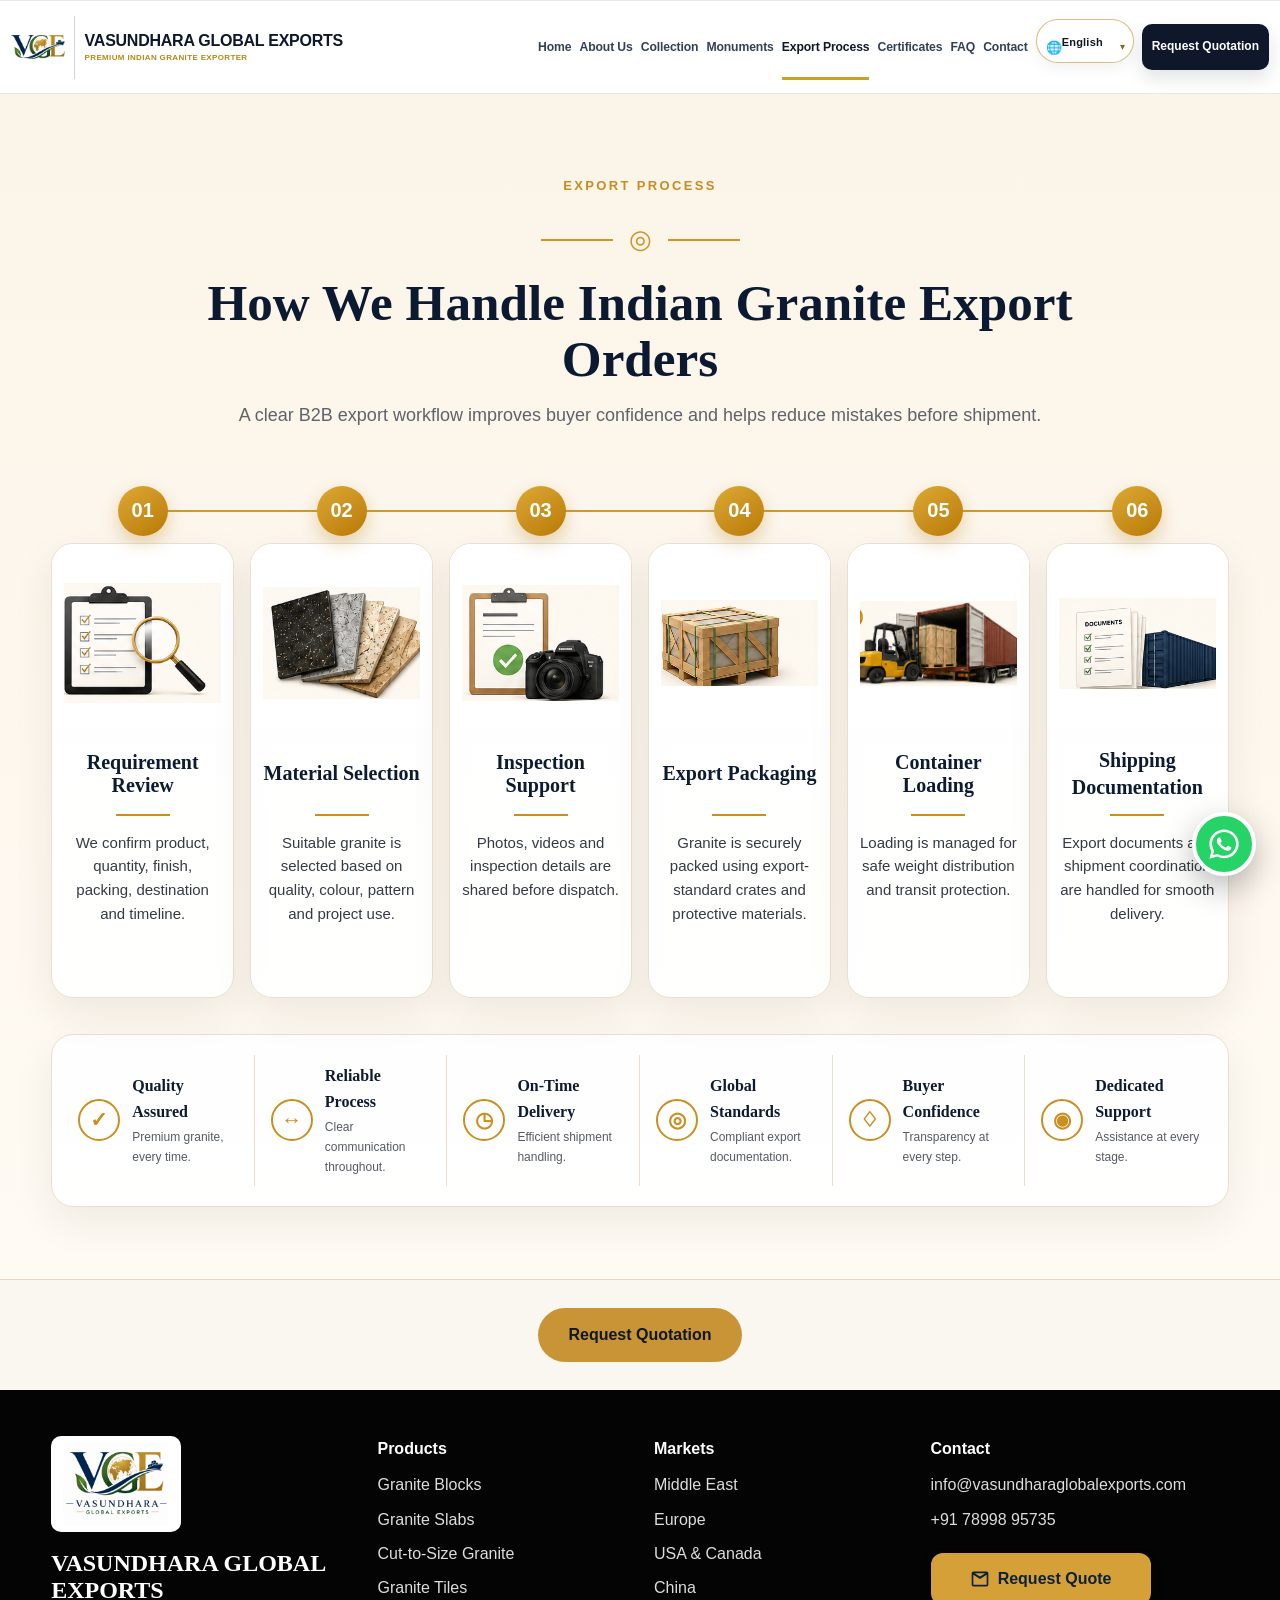
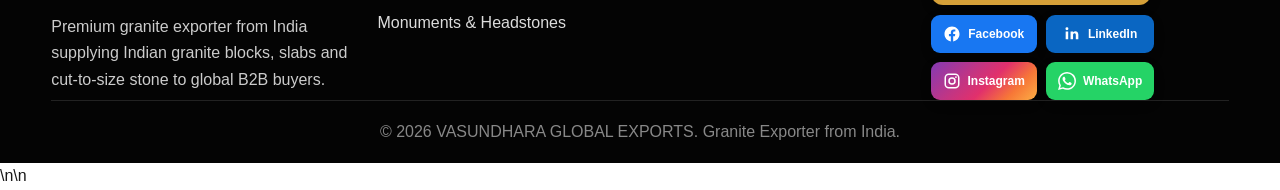
<file: export-process.html>
<!DOCTYPE html>

<html lang="en-IN">
<head>
<meta charset="utf-8"/>
<meta content="width=device-width, initial-scale=1.0" name="viewport"/>
<link rel="icon" type="image/png" sizes="48x48" href="/favicon-48x48.png"/>
<link rel="icon" type="image/png" sizes="192x192" href="/favicon-192x192.png"/>
<link rel="shortcut icon" type="image/x-icon" href="/favicon.ico"/>
<link rel="apple-touch-icon" sizes="180x180" href="/apple-touch-icon.png"/>
<link rel="manifest" href="/site.webmanifest"/>
<title>Granite Export Process | VASUNDHARA GLOBAL EXPORTS</title>

<meta content="See the VASUNDHARA GLOBAL EXPORTS granite export process from buyer requirements and stone selection to quality inspection, packing, documentation and shipment." name="description"/>
<meta content="granite exporter from India, granite export India, Indian granite supplier, granite slabs exporter India, granite blocks exporter India, Black Galaxy granite exporter, Absolute Black granite supplier, Tan Brown granite exporter, granite export to UAE, granite export to Saudi Arabia, granite export to USA, granite export to Canada, granite export to Europe, granite supplier India, natural stone exporter India" name="keywords"/>
<meta content="index, follow, max-image-preview:large, max-snippet:-1, max-video-preview:-1" name="robots"/>
<meta content="VASUNDHARA GLOBAL EXPORTS" name="author"/>
<link href="https://www.vasundharaglobalexports.com/export-process.html" rel="canonical"/>
<link href="https://www.vasundharaglobalexports.com/export-process.html" hreflang="en-in" rel="alternate"/>
<link href="https://www.vasundharaglobalexports.com/export-process.html" hreflang="x-default" rel="alternate"/>
<meta content="website" property="og:type"/>
<meta content="VASUNDHARA GLOBAL EXPORTS" property="og:site_name"/>
<meta content="Granite Export Process | VASUNDHARA GLOBAL EXPORTS" property="og:title"/>
<meta content="See the VASUNDHARA GLOBAL EXPORTS granite export process from buyer requirements and stone selection to quality inspection, packing, documentation and shipment." property="og:description"/>
<meta content="https://www.vasundharaglobalexports.com/export-process.html" property="og:url"/>
<meta content="summary_large_image" name="twitter:card"/>
<meta content="Granite Export Process | VASUNDHARA GLOBAL EXPORTS" name="twitter:title"/>
<meta content="See the VASUNDHARA GLOBAL EXPORTS granite export process from buyer requirements and stone selection to quality inspection, packing, documentation and shipment." name="twitter:description"/>
<script type="application/ld+json">{"@context":"https://schema.org","@graph":[{"@type":"Organization","@id":"https://www.vasundharaglobalexports.com/#organization","name":"VASUNDHARA GLOBAL EXPORTS","alternateName":"VGE","url":"https://www.vasundharaglobalexports.com/","logo":"https://www.vasundharaglobalexports.com/vge-logo-transparent.png","email":"info@vasundharaglobalexports.com","telephone":"+91 78998 95735","description":"Indian granite exporter supplying granite blocks, slabs, tiles and custom cut-to-size stone to international B2B buyers.","areaServed":["Middle East","Europe","United States","Canada","Asia"],"knowsAbout":["Indian Granite","Granite Blocks","Granite Slabs","Granite Tiles","Cut-to-size Granite","Natural Stone Export"]},{"@type":"WebSite","@id":"https://www.vasundharaglobalexports.com/#website","url":"https://www.vasundharaglobalexports.com/","name":"VASUNDHARA GLOBAL EXPORTS","publisher":{"@id":"https://www.vasundharaglobalexports.com/#organization"}},{"@type":"WebPage","@id":"https://www.vasundharaglobalexports.com/export-process.html#webpage","url":"https://www.vasundharaglobalexports.com/export-process.html","name":"Granite Export Process | VASUNDHARA GLOBAL EXPORTS","description":"See the VASUNDHARA GLOBAL EXPORTS granite export process from buyer requirements and stone selection to quality inspection, packing, documentation and shipment.","isPartOf":{"@id":"https://www.vasundharaglobalexports.com/#website"},"about":{"@id":"https://www.vasundharaglobalexports.com/#organization"}},{"@type":"BreadcrumbList","itemListElement":[{"@type":"ListItem","position":1,"name":"Home","item":"https://www.vasundharaglobalexports.com/"},{"@type":"ListItem","position":2,"name":"Export Process","item":"https://www.vasundharaglobalexports.com/export-process.html"}]}]}</script>
<style>
:root{--black:#070707;--gold:#c99436;--gold2:#f0c36a;--cream:#f8f1e7;--line:#eadfcd;--muted:#666;--shadow:0 20px 50px rgba(0,0,0,.14)}
*{box-sizing:border-box;margin:0;padding:0}html{scroll-behavior:smooth}body{font-family:Arial,Helvetica,sans-serif;color:#171717;background:#fff;line-height:1.65}a{text-decoration:none;color:inherit}.container{width:min(1180px,92%);margin:auto}.topbar{background:#050505;color:#ddd;font-size:13px;padding:9px 0}.topbar .container{display:flex;justify-content:space-between;gap:15px;flex-wrap:wrap}.header{position:sticky;top:0;z-index:50;background:rgba(255,255,255,.96);backdrop-filter:blur(12px);box-shadow:0 1px 0 #eee}.nav{height:86px;display:flex;align-items:center;justify-content:space-between;gap:24px}.brand{display:flex;align-items:center;gap:10px;font-weight:900}.brand img{width:138px;max-height:74px;object-fit:contain}.navlinks{display:flex;align-items:center;gap:18px;font-weight:800;font-size:14px}.navlinks a:hover{color:var(--gold)}.cta{background:var(--gold);color:#111!important;padding:12px 18px;border-radius:999px}.menu{display:none;border:0;background:#111;color:#fff;border-radius:10px;padding:10px 13px;font-size:20px}.btn{display:inline-flex;align-items:center;justify-content:center;padding:14px 21px;border-radius:999px;font-weight:900;border:1px solid transparent;cursor:pointer}.btn-primary{background:var(--gold);color:#111}.btn-outline{border-color:#c99436;color:#111;background:#fff}.eyebrow,.micro{display:inline-block;color:var(--gold);font-weight:900;text-transform:uppercase;letter-spacing:.08em;font-size:13px;margin-bottom:10px}.hero{background:radial-gradient(circle at 80% 20%,rgba(201,148,54,.13),transparent 25%),linear-gradient(180deg,#fff 0%,#fbfaf7 100%);padding:86px 0 68px;border-bottom:1px solid #eee}.hero-grid{display:grid;grid-template-columns:1.05fr .95fr;gap:54px;align-items:center}h1,h2,h3{font-family:Georgia,serif;line-height:1.12}h1{font-size:60px;margin:10px 0 18px}h2{font-size:42px;margin-bottom:14px}h3{font-size:24px;margin-bottom:10px}.hero p{font-size:18px;color:#333;max-width:680px}.keyword-line{font-weight:900;color:#111;margin:12px 0}.actions{display:flex;gap:14px;flex-wrap:wrap;margin:26px 0}.trust{display:flex;gap:10px;flex-wrap:wrap}.trust span{background:#fff;border:1px solid var(--line);padding:8px 12px;border-radius:999px;font-weight:800;font-size:13px}.hero-panel{background:#111;color:#fff;border-radius:30px;padding:30px;box-shadow:var(--shadow);position:relative;overflow:hidden}.hero-panel:before{content:"";position:absolute;inset:-40%;background:radial-gradient(circle,rgba(201,148,54,.25),transparent 28%);animation:glow 7s linear infinite}@keyframes glow{to{transform:rotate(360deg)}}.hero-panel>*{position:relative}.hero-panel ul{margin-top:18px}.hero-panel li{list-style:none;border-bottom:1px solid rgba(255,255,255,.14);padding:13px 0}.hero-panel strong{color:var(--gold2)}.section{padding:86px 0}.soft{background:var(--cream)}.dark{background:#090909;color:#fff}.head{max-width:880px;margin:0 auto 38px;text-align:center}.head p,.muted{color:var(--muted)}.dark .head p,.dark .muted{color:#ccc}.grid-3{display:grid;grid-template-columns:repeat(3,1fr);gap:22px}.grid-2{display:grid;grid-template-columns:repeat(2,1fr);gap:28px;align-items:start}.card{background:#fff;border:1px solid var(--line);border-radius:24px;padding:26px;box-shadow:var(--shadow)}.dark .card{background:#151515;border-color:#282828}.product-card{display:flex;flex-direction:column;min-height:360px}.stone-swatch{height:145px;border-radius:18px;margin-bottom:18px;background:#222;box-shadow:inset 0 0 0 1px rgba(255,255,255,.16)}.swatch-1{background:radial-gradient(circle at 20% 30%,#d6a64c 0 2px,transparent 3px),radial-gradient(circle at 80% 60%,#bd8f36 0 2px,transparent 3px),#070707}.swatch-2{background:linear-gradient(135deg,#020202,#202020,#050505)}.swatch-3{background:radial-gradient(circle at 35% 40%,#8b5b38,transparent 18%),radial-gradient(circle at 75% 60%,#2d2d2d,transparent 20%),#5b3a26}.swatch-4{background:linear-gradient(135deg,#454545,#9b9b9b,#303030)}.swatch-5{background:linear-gradient(135deg,#7b1111,#bc4b2b,#3b1111)}.swatch-6{background:linear-gradient(135deg,#e9e5dd,#6e6e6e,#f7f4ec,#343434)}.product-card p{color:#666}.text-link{margin-top:auto;color:#9a6416;font-weight:900;padding-top:16px}.market-tags{display:flex;gap:10px;flex-wrap:wrap;justify-content:center}.market-tags a{background:#111;color:#fff;padding:11px 15px;border-radius:999px;font-weight:900;font-size:14px}.market-tags a:hover{background:var(--gold);color:#111}.process{counter-reset:step}.process .card{position:relative;padding-left:72px}.process .card:before{counter-increment:step;content:counter(step);position:absolute;left:24px;top:27px;width:34px;height:34px;border-radius:50%;display:grid;place-items:center;background:var(--gold);font-weight:900}.seo-copy p{margin-bottom:15px;color:#444}.seo-copy ul{margin-left:22px;color:#444}.quote{background:linear-gradient(135deg,#070707,#261909);color:#fff}.quote-grid{display:grid;grid-template-columns:.85fr 1.15fr;gap:38px}.form{background:#fff;color:#111;border-radius:26px;padding:28px;box-shadow:var(--shadow)}.row{display:grid;grid-template-columns:1fr 1fr;gap:12px}input,select,textarea{width:100%;padding:14px;border:1px solid #ddd;border-radius:12px;font:inherit;margin-bottom:12px}textarea{min-height:120px}.form .btn{width:100%;border:0}details{background:#fff;border:1px solid var(--line);border-radius:18px;padding:18px 20px;margin-bottom:12px;box-shadow:0 8px 22px rgba(0,0,0,.06)}summary{cursor:pointer;font-weight:900}details p{color:#555;margin-top:10px}.footer{background:#040404;color:#ccc;padding:46px 0 18px}.footer-grid{display:grid;grid-template-columns:1.4fr 1fr 1fr 1fr;gap:28px}.footer img{width:130px;background:#fff;border-radius:10px;padding:6px;margin-bottom:10px}.footer h3{color:var(--gold2)}.footer h4{color:#fff;margin-bottom:10px}.footer a{display:block;margin:7px 0;color:#ccc}.bottom{text-align:center;border-top:1px solid #222;margin-top:28px;padding-top:18px;color:#888}.whatsapp{position:fixed;right:20px;bottom:20px;background:#25d366;color:#fff;width:58px;height:58px;border-radius:50%;display:grid;place-items:center;font-size:26px;box-shadow:var(--shadow);z-index:80}@media(max-width:960px){.menu{display:block}.navlinks{display:none;position:absolute;top:86px;left:4%;right:4%;background:#fff;box-shadow:var(--shadow);border-radius:18px;padding:18px;flex-direction:column;align-items:flex-start}.navlinks.open{display:flex}.hero-grid,.grid-2,.quote-grid{grid-template-columns:1fr}.grid-3{grid-template-columns:repeat(2,1fr)}h1{font-size:44px}h2{font-size:34px}.footer-grid{grid-template-columns:1fr 1fr}}@media(max-width:620px){.grid-3,.row,.footer-grid{grid-template-columns:1fr}.section{padding:62px 0}.nav{height:76px}.navlinks{top:76px}h1{font-size:36px}.brand img{width:110px}}

.video-grid{display:grid;grid-template-columns:1.1fr .9fr;gap:34px;align-items:center}
.video-box{border-radius:28px;overflow:hidden;box-shadow:0 24px 60px rgba(0,0,0,.22);background:#111}
.video-box video{width:100%;display:block}
.timeline button{display:block;width:100%;text-align:left;background:#fff;border:1px solid #eadfcd;border-radius:18px;padding:18px;margin-bottom:12px;cursor:pointer}
.timeline button.active{background:#fff7e8;border-color:#c99436}
.timeline strong{display:block;font-size:18px}
@media(max-width:900px){.video-grid{grid-template-columns:1fr}}

.video-grid{display:grid;grid-template-columns:1.12fr .88fr;gap:34px;align-items:center}
.video-box{border-radius:28px;overflow:hidden;box-shadow:0 24px 60px rgba(0,0,0,.24);background:#111;border:1px solid rgba(201,148,54,.24)}
.video-box video{width:100%;display:block;aspect-ratio:16/9;object-fit:cover;background:#111}
.timeline{display:flex;flex-direction:column;gap:12px}
.timeline button{display:grid;grid-template-columns:48px 1fr;gap:14px;align-items:flex-start;width:100%;text-align:left;background:#fff;border:1px solid #eadfcd;border-radius:18px;padding:16px;cursor:pointer;transition:.22s}
.timeline button b{width:42px;height:42px;border-radius:50%;display:grid;place-items:center;background:#111;color:#c99436;font-weight:900}
.timeline button strong{display:block;color:#111;font-size:17px}
.timeline button small{display:block;color:#666;line-height:1.45;margin-top:3px}
.timeline button.active,.timeline button:hover{background:#fff7e8;border-color:#c99436;box-shadow:0 12px 28px rgba(201,148,54,.16)}
.timeline button.active b{background:#c99436;color:#111}
@media(max-width:900px){.video-grid{grid-template-columns:1fr}.video-box video{aspect-ratio:16/10}}

/* Right-side homepage granite block/slab preview */
.hero-product-showcase{
  background:#111;
  color:#fff;
  border:1px solid rgba(201,148,54,.38);
  border-radius:30px;
  padding:22px;
  box-shadow:0 24px 60px rgba(0,0,0,.24);
}
.showcase-title{text-align:center;margin-bottom:18px}
.showcase-title span{display:block;color:#c99436;font-size:13px;font-weight:900;letter-spacing:.12em;text-transform:uppercase}
.showcase-title strong{display:block;font-family:Georgia,serif;font-size:28px;line-height:1.15;margin-top:4px}
.hero-product-grid{display:grid;grid-template-columns:repeat(2,1fr);gap:16px}
.hero-product-card{overflow:hidden;border-radius:18px;border:1px solid rgba(255,255,255,.16);background:#080808;transition:transform .25s ease,border-color .25s ease,box-shadow .25s ease}
.hero-product-card:hover{transform:translateY(-5px);border-color:#c99436;box-shadow:0 16px 35px rgba(201,148,54,.14)}
.hero-product-img{position:relative;height:190px;overflow:hidden}
.hero-product-img img{width:100%;height:100%;object-fit:cover;display:block;transition:transform .45s ease}
.hero-product-card:hover img{transform:scale(1.055)}
.hero-product-img span{position:absolute;left:12px;top:12px;background:#c99436;color:#111;font-weight:900;font-size:12px;padding:5px 9px;border-radius:6px;box-shadow:0 8px 22px rgba(0,0,0,.28)}
.hero-product-info{padding:12px 14px 14px}
.hero-product-info h3{font-family:Arial,Helvetica,sans-serif;font-size:16px;line-height:1.25;margin:0 0 8px;color:#fff}
.hero-product-info p{color:#ddd;font-size:13px;margin:0}
.hero-product-info em{display:inline-block;width:1px;height:12px;background:rgba(255,255,255,.28);margin:0 9px;vertical-align:-2px}
.vge-seo-content{background:#0b0b0b;color:#cfcfcf;padding:60px 0;border-top:1px solid rgba(255,255,255,.08)}
.vge-seo-content .container{width:min(1180px,92%);margin:auto}
.vge-seo-content h2{color:#d7a54a;font-size:28px;margin:0 0 12px}
.vge-seo-content h3{color:#fff;font-size:20px;margin:28px 0 10px}
.vge-seo-content p,.vge-seo-content li{line-height:1.8;color:#cfcfcf}
.vge-seo-content ul{columns:2;gap:40px;margin-left:18px}
@media(max-width:960px){.hero-product-showcase{margin-top:26px}.hero-product-img{height:220px}}
@media(max-width:768px){.vge-seo-content ul{columns:1}}
@media(max-width:620px){.hero-product-grid{grid-template-columns:1fr}.hero-product-img{height:230px}}

/* Hero right-side granite block/slab preview */
.hero-product-showcase{
  background:#111;
  color:#fff;
  border:1px solid rgba(201,148,54,.38);
  border-radius:30px;
  padding:22px;
  box-shadow:0 24px 60px rgba(0,0,0,.24);
}
.showcase-title{text-align:center;margin-bottom:18px}
.showcase-title span{display:block;color:#c99436;font-size:13px;font-weight:900;letter-spacing:.12em;text-transform:uppercase}
.showcase-title strong{display:block;font-family:Georgia,serif;font-size:28px;line-height:1.15;margin-top:4px}
.hero-product-grid{display:grid;grid-template-columns:repeat(2,1fr);gap:16px}
.hero-product-card{overflow:hidden;border-radius:18px;border:1px solid rgba(255,255,255,.16);background:#080808;transition:transform .25s ease,border-color .25s ease,box-shadow .25s ease}
.hero-product-card:hover{transform:translateY(-5px);border-color:#c99436;box-shadow:0 16px 35px rgba(201,148,54,.14)}
.hero-product-img{position:relative;height:190px;overflow:hidden}
.hero-product-img img{width:100%;height:100%;object-fit:cover;display:block;transition:transform .45s ease}
.hero-product-card:hover img{transform:scale(1.055)}
.hero-product-img span{position:absolute;left:12px;top:12px;background:#c99436;color:#111;font-weight:900;font-size:12px;padding:5px 9px;border-radius:6px;box-shadow:0 8px 22px rgba(0,0,0,.28)}
.hero-product-info{padding:12px 14px 14px}
.hero-product-info h3{font-family:Arial,Helvetica,sans-serif;font-size:16px;line-height:1.25;margin:0 0 8px;color:#fff}
.hero-product-info p{color:#ddd;font-size:13px;margin:0}
.hero-product-info em{display:inline-block;width:1px;height:12px;background:rgba(255,255,255,.28);margin:0 9px;vertical-align:-2px}
@media(max-width:960px){.hero-product-showcase{margin-top:26px}.hero-product-img{height:220px}}
@media(max-width:620px){.hero-product-grid{grid-template-columns:1fr}.hero-product-img{height:230px}}

/* Hero right-side real granite block/slab preview */
.hero-product-showcase{
  background:#111;
  color:#fff;
  border:1px solid rgba(201,148,54,.38);
  border-radius:30px;
  padding:22px;
  box-shadow:0 24px 60px rgba(0,0,0,.24);
}
.showcase-title{text-align:center;margin-bottom:18px}
.showcase-title span{display:block;color:#c99436;font-size:13px;font-weight:900;letter-spacing:.12em;text-transform:uppercase}
.showcase-title strong{display:block;font-family:Georgia,serif;font-size:28px;line-height:1.15;margin-top:4px}
.hero-product-grid{display:grid;grid-template-columns:repeat(2,1fr);gap:16px}
.hero-product-card{overflow:hidden;border-radius:18px;border:1px solid rgba(255,255,255,.16);background:#080808;transition:transform .25s ease,border-color .25s ease,box-shadow .25s ease}
.hero-product-card:hover{transform:translateY(-5px);border-color:#c99436;box-shadow:0 16px 35px rgba(201,148,54,.14)}
.hero-product-img{position:relative;height:190px;overflow:hidden;background:#222}
.hero-product-img img{width:100%;height:100%;object-fit:cover;display:block;transition:transform .45s ease}
.hero-product-card:hover img{transform:scale(1.055)}
.hero-product-img span{position:absolute;left:12px;top:12px;background:#c99436;color:#111;font-weight:900;font-size:12px;padding:5px 9px;border-radius:6px;box-shadow:0 8px 22px rgba(0,0,0,.28)}
.hero-product-info{padding:12px 14px 14px}
.hero-product-info h3{font-family:Arial,Helvetica,sans-serif;font-size:16px;line-height:1.25;margin:0 0 8px;color:#fff}
.hero-product-info p{color:#ddd;font-size:13px;margin:0}
.hero-product-info em{display:inline-block;width:1px;height:12px;background:rgba(255,255,255,.28);margin:0 9px;vertical-align:-2px}
@media(max-width:960px){.hero-product-showcase{margin-top:26px}.hero-product-img{height:220px}}
@media(max-width:620px){.hero-product-grid{grid-template-columns:1fr}.hero-product-img{height:230px}}

/* FINAL FIX: homepage right-side Blocks & Slabs preview */
.hero .container.hero-grid{
  display:grid !important;
  grid-template-columns:1.02fr .98fr !important;
  gap:54px !important;
  align-items:center !important;
}
.hero-product-showcase{
  background:#111 !important;
  color:#fff !important;
  border:1px solid rgba(201,148,54,.38) !important;
  border-radius:22px !important;
  padding:18px !important;
  box-shadow:0 24px 60px rgba(0,0,0,.24) !important;
  width:100% !important;
}
.showcase-title{
  display:flex !important;
  align-items:center !important;
  justify-content:center !important;
  gap:14px !important;
  text-align:center !important;
  margin-bottom:14px !important;
}
.showcase-title:before,.showcase-title:after{
  content:"" !important;
  width:42px !important;
  height:1px !important;
  background:#c99436 !important;
  display:block !important;
}
.showcase-title span{
  display:block !important;
  color:#c99436 !important;
  font-size:14px !important;
  font-weight:900 !important;
  letter-spacing:.15em !important;
  text-transform:uppercase !important;
}
.showcase-title strong{display:none !important}
.hero-product-grid{
  display:grid !important;
  grid-template-columns:repeat(2,minmax(0,1fr)) !important;
  gap:14px !important;
}
.hero-product-card{
  overflow:hidden !important;
  border-radius:12px !important;
  border:1px solid rgba(255,255,255,.18) !important;
  background:#080808 !important;
  box-shadow:none !important;
}
.hero-product-img{
  position:relative !important;
  height:205px !important;
  overflow:hidden !important;
  background:#222 !important;
}
.hero-product-img img{
  width:100% !important;
  height:100% !important;
  object-fit:cover !important;
  display:block !important;
}
.hero-product-img span{
  position:absolute !important;
  left:12px !important;
  top:12px !important;
  background:#c99436 !important;
  color:#111 !important;
  font-weight:900 !important;
  font-size:16px !important;
  padding:5px 11px !important;
  border-radius:6px !important;
  box-shadow:0 8px 22px rgba(0,0,0,.28) !important;
}
.hero-product-info{
  padding:12px 16px 14px !important;
}
.hero-product-info h3{
  font-family:Georgia,serif !important;
  font-size:20px !important;
  line-height:1.2 !important;
  text-align:center !important;
  margin:0 0 7px !important;
  color:#fff !important;
}
.hero-product-info p{
  color:#eee !important;
  font-size:14px !important;
  text-align:center !important;
  margin:0 !important;
}
.hero-product-info em{display:none !important}
.hero-product-card:hover .hero-product-img img{
  transform:scale(1.04) !important;
  transition:transform .35s ease !important;
}
@media(max-width:960px){
  .hero .container.hero-grid{grid-template-columns:1fr !important}
  .hero-product-img{height:240px !important}
}
@media(max-width:620px){
  .hero-product-grid{grid-template-columns:1fr !important}
  .hero-product-img{height:230px !important}
}

/* FINAL PROCESS VIDEO FIX - homepage preserved */
.process-video-section{padding:90px 0 !important}
.process-video-layout{
  display:grid !important;
  grid-template-columns:1.22fr .78fr !important;
  gap:42px !important;
  align-items:stretch !important;
}
.process-video-box{
  border-radius:30px !important;
  overflow:hidden !important;
  background:#111 !important;
  box-shadow:0 28px 70px rgba(0,0,0,.26) !important;
  border:1px solid rgba(201,148,54,.22) !important;
  min-height:620px !important;
}
.process-video-box video{
  width:100% !important;
  height:100% !important;
  min-height:620px !important;
  object-fit:cover !important;
  display:block !important;
  aspect-ratio:auto !important;
}
.process-timeline-card{
  background:#fff !important;
  border-radius:34px !important;
  padding:42px 34px !important;
  box-shadow:0 24px 65px rgba(0,0,0,.16) !important;
  display:flex !important;
  flex-direction:column !important;
  justify-content:center !important;
  gap:0 !important;
  min-height:620px !important;
}
.process-timeline-card button{
  position:relative !important;
  display:grid !important;
  grid-template-columns:92px 1fr !important;
  gap:22px !important;
  align-items:center !important;
  width:100% !important;
  background:transparent !important;
  border:0 !important;
  border-radius:28px !important;
  padding:22px 24px !important;
  margin:0 !important;
  cursor:pointer !important;
  text-align:left !important;
  box-shadow:none !important;
}
.process-timeline-card button:not(:last-child)::after{
  content:"" !important;
  position:absolute !important;
  left:68px !important;
  top:78px !important;
  width:4px !important;
  height:40px !important;
  background:#eadfcd !important;
}
.process-timeline-card button b{
  width:72px !important;
  height:72px !important;
  border-radius:50% !important;
  display:grid !important;
  place-items:center !important;
  background:#ededed !important;
  color:#333 !important;
  font-size:22px !important;
  font-weight:900 !important;
}
.process-timeline-card button strong{
  display:block !important;
  color:#111 !important;
  font-family:Arial,Helvetica,sans-serif !important;
  font-size:26px !important;
  line-height:1.15 !important;
  margin-bottom:5px !important;
}
.process-timeline-card button small{
  display:block !important;
  color:#777 !important;
  font-size:19px !important;
  line-height:1.35 !important;
}
.process-timeline-card button.active{
  background:#fff7e8 !important;
  box-shadow:0 20px 50px rgba(201,148,54,.16) !important;
}
.process-timeline-card button.active b{
  background:#d49a2f !important;
  color:#111 !important;
}
@media(max-width:1100px){
  .process-video-layout{grid-template-columns:1fr !important}
  .process-video-box,.process-video-box video,.process-timeline-card{min-height:auto !important}
  .process-video-box video{height:auto !important;aspect-ratio:16/9 !important}
}
@media(max-width:620px){
  .process-timeline-card{padding:24px 16px !important;border-radius:24px !important}
  .process-timeline-card button{grid-template-columns:64px 1fr !important;padding:16px 14px !important}
  .process-timeline-card button b{width:54px !important;height:54px !important;font-size:17px !important}
  .process-timeline-card button strong{font-size:20px !important}
  .process-timeline-card button small{font-size:15px !important}
  .process-timeline-card button:not(:last-child)::after{left:40px !important;top:64px !important;height:28px !important}
}

/* CLEAN RECTANGLE VIDEO PROCESS SECTION */
.clean-process-section{
  padding:90px 0 !important;
}
.clean-process-head{
  margin-bottom:38px !important;
}
.clean-process-layout{
  display:grid !important;
  grid-template-columns:65% 35% !important;
  gap:28px !important;
  align-items:stretch !important;
}
.clean-video-card{
  background:#111 !important;
  border-radius:26px !important;
  overflow:hidden !important;
  box-shadow:0 28px 70px rgba(0,0,0,.24) !important;
  border:1px solid rgba(201,148,54,.22) !important;
  min-height:560px !important;
}
.clean-video-card video{
  width:100% !important;
  height:100% !important;
  min-height:560px !important;
  object-fit:cover !important;
  display:block !important;
}
.clean-process-steps{
  display:flex !important;
  flex-direction:column !important;
  gap:13px !important;
  background:#fff !important;
  border-radius:26px !important;
  padding:20px !important;
  box-shadow:0 28px 70px rgba(0,0,0,.14) !important;
  border:1px solid #eadfcd !important;
  min-height:560px !important;
}
.clean-process-steps button{
  flex:1 !important;
  width:100% !important;
  display:grid !important;
  grid-template-columns:58px 1fr !important;
  gap:16px !important;
  align-items:center !important;
  text-align:left !important;
  border:1px solid #eadfcd !important;
  background:#fff !important;
  border-radius:18px !important;
  padding:16px !important;
  margin:0 !important;
  cursor:pointer !important;
  transition:all .25s ease !important;
  box-shadow:none !important;
}
.clean-process-steps button:hover{
  transform:translateY(-2px) !important;
  border-color:#c99436 !important;
  box-shadow:0 14px 30px rgba(201,148,54,.12) !important;
}
.clean-process-steps button.active{
  background:#fff3dc !important;
  border-color:#c99436 !important;
  box-shadow:0 18px 42px rgba(201,148,54,.18) !important;
}
.clean-process-steps button b{
  width:48px !important;
  height:48px !important;
  border-radius:12px !important;
  display:grid !important;
  place-items:center !important;
  background:#111 !important;
  color:#c99436 !important;
  font-size:17px !important;
  font-weight:900 !important;
}
.clean-process-steps button.active b{
  background:#c99436 !important;
  color:#111 !important;
}
.clean-process-steps button strong{
  display:block !important;
  color:#111 !important;
  font-family:Arial,Helvetica,sans-serif !important;
  font-size:20px !important;
  line-height:1.18 !important;
  margin:0 0 4px !important;
}
.clean-process-steps button small{
  display:block !important;
  color:#666 !important;
  font-size:15px !important;
  line-height:1.35 !important;
}
@media(max-width:1100px){
  .clean-process-layout{
    grid-template-columns:1fr !important;
  }
  .clean-video-card,
  .clean-video-card video,
  .clean-process-steps{
    min-height:auto !important;
  }
  .clean-video-card video{
    aspect-ratio:16/9 !important;
    height:auto !important;
  }
}
@media(max-width:620px){
  .clean-process-section{padding:60px 0 !important}
  .clean-process-steps{padding:14px !important}
  .clean-process-steps button{
    grid-template-columns:48px 1fr !important;
    padding:14px !important;
  }
  .clean-process-steps button b{
    width:42px !important;
    height:42px !important;
    font-size:15px !important;
  }
  .clean-process-steps button strong{font-size:17px !important}
  .clean-process-steps button small{font-size:13px !important}
}

/* FINAL VIDEO ALIGNMENT ONLY - top heading preserved */
.final-process-section{
  padding:86px 0 !important;
}
.final-process-head{
  max-width:1180px !important;
  margin:0 auto 40px !important;
  text-align:center !important;
}
.final-process-head .eyebrow{
  color:#c99436 !important;
  font-weight:900 !important;
  letter-spacing:.14em !important;
  text-transform:uppercase !important;
  font-size:16px !important;
}
.final-process-head h2{
  font-family:Georgia,serif !important;
  font-size:58px !important;
  line-height:1.08 !important;
  margin:18px 0 0 !important;
  color:#111 !important;
}
.final-process-layout{
  display:grid !important;
  grid-template-columns:64% 36% !important;
  gap:30px !important;
  align-items:stretch !important;
}
.final-video-card{
  background:#111 !important;
  border-radius:22px !important;
  overflow:hidden !important;
  box-shadow:0 24px 60px rgba(0,0,0,.22) !important;
  border:1px solid rgba(201,148,54,.22) !important;
  height:560px !important;
}
.final-video-card video{
  width:100% !important;
  height:100% !important;
  object-fit:cover !important;
  display:block !important;
}
.final-process-cards{
  height:560px !important;
  display:grid !important;
  grid-template-rows:repeat(5,1fr) !important;
  gap:12px !important;
}
.final-process-cards button{
  display:grid !important;
  grid-template-columns:58px 1fr !important;
  gap:16px !important;
  align-items:center !important;
  width:100% !important;
  text-align:left !important;
  border:1px solid #eadfcd !important;
  background:#fff !important;
  border-radius:16px !important;
  padding:16px !important;
  cursor:pointer !important;
  box-shadow:0 10px 28px rgba(0,0,0,.05) !important;
  transition:all .22s ease !important;
  margin:0 !important;
}
.final-process-cards button:hover{
  transform:translateY(-2px) !important;
  border-color:#c99436 !important;
}
.final-process-cards button.active{
  background:#fff3dc !important;
  border-color:#c99436 !important;
  box-shadow:0 18px 38px rgba(201,148,54,.16) !important;
}
.final-process-cards button b{
  width:48px !important;
  height:48px !important;
  border-radius:12px !important;
  display:grid !important;
  place-items:center !important;
  background:#111 !important;
  color:#c99436 !important;
  font-weight:900 !important;
  font-size:17px !important;
}
.final-process-cards button.active b{
  background:#c99436 !important;
  color:#111 !important;
}
.final-process-cards button strong{
  display:block !important;
  font-family:Arial,Helvetica,sans-serif !important;
  color:#111 !important;
  font-size:19px !important;
  line-height:1.16 !important;
  margin:0 0 4px !important;
}
.final-process-cards button small{
  display:block !important;
  color:#666 !important;
  font-size:14px !important;
  line-height:1.35 !important;
}
@media(max-width:1100px){
  .final-process-layout{grid-template-columns:1fr !important}
  .final-video-card{height:auto !important}
  .final-video-card video{height:auto !important;aspect-ratio:16/9 !important}
  .final-process-cards{height:auto !important}
  .final-process-head h2{font-size:42px !important}
}
@media(max-width:620px){
  .final-process-section{padding:60px 0 !important}
  .final-process-head h2{font-size:34px !important}
  .final-process-head .eyebrow{font-size:13px !important}
  .final-process-cards button{grid-template-columns:48px 1fr !important;padding:14px !important}
  .final-process-cards button b{width:42px !important;height:42px !important;font-size:15px !important}
  .final-process-cards button strong{font-size:17px !important}
  .final-process-cards button small{font-size:13px !important}
}

/* FINAL GRANITE PRODUCTS IMAGE GRID */
.granite-products-section{
  background:#fff !important;
  padding:88px 0 !important;
}
.granite-products-section .head{
  text-align:center !important;
  max-width:900px !important;
  margin:0 auto 38px !important;
}
.granite-products-section .head h2{
  font-family:Georgia,serif !important;
  font-size:58px !important;
  line-height:1.05 !important;
  color:#111 !important;
  margin:12px 0 10px !important;
}
.granite-products-section .head p{
  color:#555 !important;
  font-size:22px !important;
  margin:0 !important;
}
.granite-products-grid{
  display:grid !important;
  grid-template-columns:repeat(3,1fr) !important;
  gap:22px !important;
}
.granite-product-card{
  position:relative !important;
  height:270px !important;
  border-radius:14px !important;
  overflow:hidden !important;
  background:#111 !important;
  box-shadow:0 20px 45px rgba(0,0,0,.14) !important;
  border:1px solid #eadfcd !important;
}
.granite-product-card img{
  width:100% !important;
  height:100% !important;
  object-fit:cover !important;
  display:block !important;
  transition:transform .45s ease !important;
}
.granite-product-card:hover img{
  transform:scale(1.06) !important;
}
.granite-product-overlay{
  position:absolute !important;
  left:0 !important;
  right:0 !important;
  bottom:0 !important;
  min-height:76px !important;
  display:grid !important;
  grid-template-columns:58px 1fr 34px !important;
  align-items:center !important;
  gap:12px !important;
  padding:14px 18px !important;
  background:linear-gradient(90deg,rgba(0,0,0,.92),rgba(0,0,0,.72)) !important;
  color:#fff !important;
}
.granite-product-overlay span{
  display:grid !important;
  place-items:center !important;
  width:42px !important;
  height:42px !important;
  border-radius:7px !important;
  background:#c99436 !important;
  color:#fff !important;
  font-weight:900 !important;
  font-size:18px !important;
}
.granite-product-overlay h3{
  font-family:Arial,Helvetica,sans-serif !important;
  color:#fff !important;
  font-size:21px !important;
  line-height:1.2 !important;
  margin:0 !important;
}
.granite-product-overlay b{
  font-size:30px !important;
  color:#fff !important;
  font-weight:400 !important;
}
.products-action{
  text-align:center !important;
  margin-top:34px !important;
}
.products-action .btn{
  min-width:260px !important;
}
@media(max-width:980px){
  .granite-products-grid{grid-template-columns:repeat(2,1fr) !important}
  .granite-products-section .head h2{font-size:44px !important}
}
@media(max-width:620px){
  .granite-products-grid{grid-template-columns:1fr !important}
  .granite-product-card{height:245px !important}
  .granite-products-section .head h2{font-size:36px !important}
  .granite-products-section .head p{font-size:18px !important}
}

/* Final cleanup after removed sections */
.section{padding-top:76px;padding-bottom:76px}
.section + .section{margin-top:0}
.granite-products-section{padding-top:76px!important;padding-bottom:76px!important}
footer{margin-top:0!important}

/* Certificates and registrations */
.certificates-section{
  background:linear-gradient(180deg,#fbf7f0 0%,#f6efe5 100%) !important;
  padding:86px 0 !important;
}
.certificates-section .head{
  text-align:center !important;
  max-width:920px !important;
  margin:0 auto 42px !important;
}
.certificates-section .head .eyebrow{
  color:#c58b22 !important;
  letter-spacing:.22em !important;
  text-transform:uppercase !important;
  font-weight:800 !important;
}
.certificates-section .head h2{
  font-family:Georgia,serif !important;
  font-size:52px !important;
  line-height:1.08 !important;
  color:#0d2038 !important;
  margin:10px 0 16px !important;
}
.certificates-section .head p{
  color:#5e6876 !important;
  font-size:18px !important;
  line-height:1.65 !important;
  margin:0 !important;
}
.certificates-grid{
  display:grid !important;
  grid-template-columns:repeat(2,minmax(0,1fr)) !important;
  gap:24px !important;
  max-width:1180px !important;
  margin:0 auto !important;
}
.certificate-card{
  position:relative !important;
  display:grid !important;
  grid-template-columns:92px minmax(0,1fr) !important;
  column-gap:24px !important;
  row-gap:14px !important;
  align-items:start !important;
  background:#fff !important;
  border:1px solid #e7dccb !important;
  border-radius:22px !important;
  min-height:330px !important;
  padding:30px !important;
  text-align:left !important;
  box-shadow:0 14px 36px rgba(13,32,56,.08) !important;
  overflow:hidden !important;
}
.certificate-card::before{
  content:"" !important;
  position:absolute !important;
  inset:0 0 auto !important;
  height:4px !important;
  background:linear-gradient(90deg,#b87a12,#e6b64f) !important;
}
.certificate-badge{
  grid-row:1 / span 5 !important;
  width:90px !important;
  height:90px !important;
  border-radius:18px !important;
  border:1px solid #e8e3da !important;
  background:#fbfaf7 !important;
  display:flex !important;
  align-items:center !important;
  justify-content:center !important;
  color:#0d2038 !important;
  box-shadow:inset 0 0 0 5px #fff !important;
}
.certificate-badge svg{width:58px !important;height:58px !important;display:block !important}
.certificate-card .certificate-heading{min-width:0 !important}
.certificate-card h3{
  font-family:Georgia,serif !important;
  color:#0d2038 !important;
  font-size:28px !important;
  line-height:1.15 !important;
  margin:0 0 5px !important;
}
.certificate-card .certificate-subtitle{
  color:#697386 !important;
  font-size:16px !important;
  line-height:1.4 !important;
  margin:0 !important;
}
.certificate-meta{
  grid-column:2 !important;
  margin-top:6px !important;
}
.certificate-meta span{
  display:block !important;
  color:#182235 !important;
  font-size:12px !important;
  font-weight:800 !important;
  letter-spacing:.08em !important;
  text-transform:uppercase !important;
  margin-bottom:6px !important;
}
.certificate-meta strong{
  display:block !important;
  color:#c58b22 !important;
  font-family:Arial,Helvetica,sans-serif !important;
  font-size:22px !important;
  line-height:1.2 !important;
  font-weight:900 !important;
  overflow-wrap:anywhere !important;
}
.certificate-description{
  grid-column:2 !important;
  color:#4e5968 !important;
  font-size:15px !important;
  line-height:1.62 !important;
  margin:0 !important;
}
.certificate-issuer{
  grid-column:2 !important;
  border-top:1px solid #ece7df !important;
  padding-top:14px !important;
  color:#697386 !important;
  font-size:13px !important;
  line-height:1.5 !important;
  margin-top:auto !important;
}
.certificate-issuer b{color:#182235 !important}
@media(max-width:980px){
  .certificates-section{padding:72px 0 !important}
  .certificates-section .head h2{font-size:44px !important}
  .certificates-grid{grid-template-columns:1fr !important;max-width:760px !important}
  .certificate-card{min-height:0 !important}
}
@media(max-width:620px){
  .certificates-section{padding:58px 0 !important}
  .certificates-section .container{padding-left:16px !important;padding-right:16px !important}
  .certificates-section .head{margin-bottom:28px !important}
  .certificates-section .head h2{font-size:34px !important;line-height:1.12 !important}
  .certificates-section .head p{font-size:15px !important;line-height:1.55 !important}
  .certificates-grid{gap:16px !important}
  .certificate-card{
    grid-template-columns:68px minmax(0,1fr) !important;
    column-gap:16px !important;
    row-gap:12px !important;
    border-radius:18px !important;
    padding:22px 18px !important;
  }
  .certificate-badge{width:66px !important;height:66px !important;border-radius:14px !important}
  .certificate-badge svg{width:43px !important;height:43px !important}
  .certificate-card h3{font-size:22px !important}
  .certificate-card .certificate-subtitle{font-size:14px !important}
  .certificate-meta strong{font-size:18px !important}
  .certificate-description{font-size:14px !important;line-height:1.55 !important}
  .certificate-issuer{font-size:12px !important}
}
@media(max-width:380px){
  .certificate-card{grid-template-columns:1fr !important}
  .certificate-badge{grid-row:auto !important;grid-column:1 !important}
  .certificate-card .certificate-heading,.certificate-meta,.certificate-description,.certificate-issuer{grid-column:1 !important}
}

/* Quote form field improvements */
form input, form select, form textarea{
  width:100%;
  box-sizing:border-box;
}
form select{
  appearance:auto;
}

/* Request quotation with contact and map */
.quote-contact-section{
  background:#fff !important;
  padding:88px 0 !important;
}
.quote-contact-grid{
  display:grid !important;
  grid-template-columns:1fr 1fr !important;
  gap:56px !important;
  align-items:start !important;
}
.quote-form-wrap h2,
.export-contact-wrap h2{
  font-family:Arial,Helvetica,sans-serif !important;
  color:#111827 !important;
  font-size:38px !important;
  line-height:1.15 !important;
  margin:0 0 28px !important;
  font-weight:900 !important;
}
.quote-form{
  display:flex !important;
  flex-direction:column !important;
  gap:14px !important;
}
.quote-form label{
  color:#374151 !important;
  font-weight:800 !important;
  font-size:16px !important;
  margin-top:8px !important;
}
.quote-form input,
.quote-form select,
.quote-form textarea{
  width:100% !important;
  box-sizing:border-box !important;
  border:1px solid #d5dbe5 !important;
  border-radius:10px !important;
  min-height:58px !important;
  padding:0 20px !important;
  font-size:18px !important;
  color:#111827 !important;
  background:#fff !important;
  outline:none !important;
  font-family:Arial,Helvetica,sans-serif !important;
}
.quote-form textarea{
  min-height:145px !important;
  padding-top:18px !important;
  resize:vertical !important;
}
.quote-form input::placeholder,
.quote-form textarea::placeholder{
  color:#9aa4b3 !important;
}
.quote-form select{
  appearance:auto !important;
}
.quote-form button{
  margin-top:20px !important;
  width:100% !important;
  min-height:62px !important;
  border:0 !important;
  border-radius:10px !important;
  background:#0f172a !important;
  color:#fff !important;
  font-size:20px !important;
  font-weight:900 !important;
  cursor:pointer !important;
}
.export-contact-wrap{
  display:flex !important;
  flex-direction:column !important;
  gap:28px !important;
}
.contact-card{
  display:grid !important;
  grid-template-columns:48px 1fr !important;
  gap:22px !important;
  align-items:center !important;
  background:#fff !important;
  border:1px solid #edf0f5 !important;
  border-radius:14px !important;
  padding:26px 32px !important;
  box-shadow:0 10px 24px rgba(0,0,0,.10) !important;
}
.contact-icon{
  color:#f59e0b !important;
  font-size:30px !important;
  line-height:1 !important;
}
.contact-card h3{
  font-family:Arial,Helvetica,sans-serif !important;
  color:#111827 !important;
  font-size:20px !important;
  margin:0 0 10px !important;
  font-weight:900 !important;
}
.contact-card p{
  color:#374151 !important;
  font-size:19px !important;
  margin:0 !important;
  line-height:1.5 !important;
}
.map-card{
  overflow:hidden !important;
  border-radius:14px !important;
  border:1px solid #e5e7eb !important;
  box-shadow:0 12px 28px rgba(0,0,0,.10) !important;
  height:360px !important;
  background:#f3f4f6 !important;
}
.map-card iframe{
  width:100% !important;
  height:100% !important;
  border:0 !important;
  display:block !important;
}
@media(max-width:980px){
  .quote-contact-grid{grid-template-columns:1fr !important}
  .quote-form-wrap h2,.export-contact-wrap h2{font-size:32px !important}
}
@media(max-width:620px){
  .quote-contact-section{padding:60px 0 !important}
  .contact-card{grid-template-columns:38px 1fr !important;padding:22px !important}
  .map-card{height:300px !important}
}

/* Final quote layout: contact left, form right */
.quote-left-contact-right-form{
  grid-template-columns:1fr 1fr !important;
}
.contact-card-link{
  text-decoration:none !important;
  color:inherit !important;
}
.contact-card-link:hover{
  transform:translateY(-2px) !important;
  border-color:#c99436 !important;
  box-shadow:0 16px 34px rgba(201,148,54,.16) !important;
}

/* Contact map below email */
.export-contact-wrap .map-card{
  margin-top:0 !important;
  width:100% !important;
}

.open-map-link{
  display:inline-flex !important;
  justify-content:center !important;
  align-items:center !important;
  min-height:48px !important;
  border-radius:10px !important;
  background:#0f172a !important;
  color:#fff !important;
  text-decoration:none !important;
  font-weight:900 !important;
  margin-top:-12px !important;
}

/* Compact quotation/contact section */
.quote-contact-section{
  padding:58px 0 !important;
}
.quote-contact-grid{
  gap:34px !important;
}
.quote-form-wrap h2,
.export-contact-wrap h2{
  font-size:30px !important;
  margin-bottom:20px !important;
}
.quote-form{
  gap:10px !important;
}
.quote-form label{
  font-size:14px !important;
  margin-top:5px !important;
}
.quote-form input,
.quote-form select,
.quote-form textarea{
  min-height:48px !important;
  padding:0 15px !important;
  font-size:15px !important;
  border-radius:8px !important;
}
.quote-form textarea{
  min-height:105px !important;
  padding-top:14px !important;
}
.quote-form button{
  min-height:52px !important;
  font-size:17px !important;
  margin-top:14px !important;
}
.export-contact-wrap{
  gap:18px !important;
}
.contact-card{
  grid-template-columns:38px 1fr !important;
  gap:16px !important;
  padding:19px 22px !important;
  border-radius:12px !important;
}
.contact-icon{
  font-size:24px !important;
}
.contact-card h3{
  font-size:17px !important;
  margin-bottom:6px !important;
}
.contact-card p{
  font-size:16px !important;
  line-height:1.4 !important;
}
.map-card{
  height:260px !important;
  border-radius:12px !important;
}
.open-map-link{
  min-height:42px !important;
  font-size:14px !important;
}
@media(max-width:620px){
  .quote-contact-section{padding:44px 0 !important}
  .quote-form-wrap h2,.export-contact-wrap h2{font-size:26px !important}
  .map-card{height:230px !important}
}

/* Enhanced Featured Indian Granite Collection */
.enhanced-products-section{
  background:#fff !important;
  padding:88px 0 !important;
}
.enhanced-products-grid{
  display:grid !important;
  grid-template-columns:repeat(3,1fr) !important;
  gap:24px !important;
}
.enhanced-product-card{
  background:#fff !important;
  border:1px solid #eadfcd !important;
  border-radius:22px !important;
  overflow:hidden !important;
  box-shadow:0 18px 45px rgba(0,0,0,.10) !important;
  display:flex !important;
  flex-direction:column !important;
}
.granite-product-image{
  position:relative !important;
  height:235px !important;
  overflow:hidden !important;
  background:#111 !important;
}
.granite-product-image img{
  width:100% !important;
  height:100% !important;
  object-fit:cover !important;
  display:block !important;
  transition:transform .45s ease !important;
}
.enhanced-product-card:hover .granite-product-image img{
  transform:scale(1.06) !important;
}
.product-number{
  position:absolute !important;
  top:15px !important;
  left:15px !important;
  width:42px !important;
  height:42px !important;
  display:grid !important;
  place-items:center !important;
  background:#c99436 !important;
  color:#111 !important;
  border-radius:10px !important;
  font-weight:900 !important;
}
.granite-product-content{
  padding:22px !important;
  display:flex !important;
  flex-direction:column !important;
  flex:1 !important;
}
.granite-product-content h3{
  color:#111 !important;
  font-size:23px !important;
  line-height:1.2 !important;
  margin:0 0 10px !important;
  font-family:Georgia,serif !important;
}
.granite-product-content p{
  color:#666 !important;
  font-size:15px !important;
  line-height:1.55 !important;
  margin:0 0 15px !important;
}
.product-chips{
  display:flex !important;
  flex-wrap:wrap !important;
  gap:8px !important;
  margin:auto 0 18px !important;
}
.product-chips span{
  background:#f8f1e7 !important;
  color:#4a3b26 !important;
  border:1px solid #eadfcd !important;
  border-radius:999px !important;
  padding:5px 9px !important;
  font-size:12px !important;
  font-weight:800 !important;
}
.product-actions{
  display:grid !important;
  grid-template-columns:1fr 1fr !important;
  gap:10px !important;
}
.view-details-btn,
.request-quote-mini{
  min-height:44px !important;
  border-radius:999px !important;
  display:inline-flex !important;
  align-items:center !important;
  justify-content:center !important;
  font-size:14px !important;
  font-weight:900 !important;
  cursor:pointer !important;
}
.view-details-btn{
  background:#111 !important;
  color:#fff !important;
  border:0 !important;
}
.request-quote-mini{
  background:#c99436 !important;
  color:#111 !important;
  text-decoration:none !important;
}
.product-details-modal{
  display:none !important;
  position:fixed !important;
  inset:0 !important;
  z-index:9999 !important;
  background:rgba(0,0,0,.76) !important;
  padding:24px !important;
  overflow:auto !important;
}
.product-details-modal.open{
  display:grid !important;
  place-items:center !important;
}
.product-details-box{
  position:relative !important;
  background:#fff !important;
  border-radius:26px !important;
  max-width:980px !important;
  width:100% !important;
  padding:28px !important;
  box-shadow:0 30px 80px rgba(0,0,0,.34) !important;
}
.product-modal-close{
  position:absolute !important;
  top:12px !important;
  right:18px !important;
  border:0 !important;
  background:transparent !important;
  font-size:38px !important;
  line-height:1 !important;
  cursor:pointer !important;
  color:#111 !important;
}
.product-modal-grid{
  display:grid !important;
  grid-template-columns:.92fr 1.08fr !important;
  gap:28px !important;
  align-items:start !important;
}
.product-modal-image{
  border-radius:20px !important;
  overflow:hidden !important;
  min-height:420px !important;
  background:#111 !important;
}
.product-modal-image img{
  width:100% !important;
  height:420px !important;
  object-fit:cover !important;
  display:block !important;
}
.product-modal-content h2{
  font-family:Georgia,serif !important;
  font-size:42px !important;
  line-height:1.08 !important;
  margin:8px 0 14px !important;
  color:#111 !important;
}
.product-modal-content p{
  color:#555 !important;
  font-size:17px !important;
  line-height:1.65 !important;
}
.product-specs{
  display:grid !important;
  grid-template-columns:1fr 1fr !important;
  gap:12px !important;
  margin:20px 0 !important;
}
.product-specs div{
  background:#f8f1e7 !important;
  border:1px solid #eadfcd !important;
  border-radius:14px !important;
  padding:14px !important;
}
.product-specs strong{
  display:block !important;
  color:#111 !important;
  font-size:14px !important;
  margin-bottom:5px !important;
}
.product-specs span{
  display:block !important;
  color:#555 !important;
  font-size:14px !important;
  line-height:1.4 !important;
}
.modal-quote-btn{
  display:inline-flex !important;
  align-items:center !important;
  justify-content:center !important;
  min-height:50px !important;
  padding:0 24px !important;
  border-radius:999px !important;
  background:#c99436 !important;
  color:#111 !important;
  font-weight:900 !important;
  text-decoration:none !important;
}
.product-modal-actions{
  display:flex !important;
  flex-wrap:wrap !important;
  gap:12px !important;
  align-items:center !important;
}
.modal-close-action{
  display:inline-flex !important;
  align-items:center !important;
  justify-content:center !important;
  min-height:50px !important;
  padding:0 24px !important;
  border-radius:999px !important;
  border:1px solid #c8cdd3 !important;
  background:#fff !important;
  color:#162a42 !important;
  font-weight:900 !important;
  cursor:pointer !important;
}
@media(max-width:980px){
  .enhanced-products-grid{grid-template-columns:repeat(2,1fr) !important}
  .product-modal-grid{grid-template-columns:1fr !important}
  .product-modal-image,.product-modal-image img{height:320px !important;min-height:320px !important}
}
@media(max-width:620px){
  .enhanced-products-grid{grid-template-columns:1fr !important}
  .product-actions{grid-template-columns:1fr !important}
  .product-specs{grid-template-columns:1fr !important}
  .product-modal-content h2{font-size:32px !important}
}

/* Product details directly under images */
.product-details-under-image{
  display:flex !important;
  flex-direction:column !important;
  background:#fff !important;
  border:1px solid #eadfcd !important;
  border-radius:22px !important;
  overflow:hidden !important;
  box-shadow:0 18px 45px rgba(0,0,0,.10) !important;
}
.product-details-under-image .granite-product-image{
  height:245px !important;
  position:relative !important;
  overflow:hidden !important;
  background:#111 !important;
}
.product-details-under-image .granite-product-image img{
  width:100% !important;
  height:100% !important;
  object-fit:cover !important;
  display:block !important;
}
.product-details-under-image .granite-product-content{
  padding:22px !important;
  display:flex !important;
  flex-direction:column !important;
  flex:1 !important;
}
.product-details-under-image .granite-product-content h3{
  font-family:Georgia,serif !important;
  font-size:24px !important;
  line-height:1.2 !important;
  color:#111 !important;
  margin:0 0 10px !important;
}
.product-details-under-image .granite-product-content p{
  color:#555 !important;
  font-size:15px !important;
  line-height:1.6 !important;
  margin:0 0 10px !important;
}
.product-details-under-image .product-sub-detail{
  color:#333 !important;
  font-weight:700 !important;
}
.product-details-under-image .product-actions{
  margin-top:auto !important;
}

/* FINAL: product images on top, details under image, quotation only inside popup */
.final-products-grid{
  display:grid !important;
  grid-template-columns:repeat(3,1fr) !important;
  gap:24px !important;
}
.final-product-card{
  background:#fff !important;
  border:1px solid #eadfcd !important;
  border-radius:22px !important;
  overflow:hidden !important;
  box-shadow:0 18px 45px rgba(0,0,0,.10) !important;
  display:flex !important;
  flex-direction:column !important;
}
.final-product-image{
  height:245px !important;
  position:relative !important;
  overflow:hidden !important;
  background:#111 !important;
}
.final-product-image img{
  width:100% !important;
  height:100% !important;
  object-fit:cover !important;
  display:block !important;
  transition:transform .45s ease !important;
}
.final-product-card:hover .final-product-image img{
  transform:scale(1.06) !important;
}
.final-product-image span{
  position:absolute !important;
  top:15px !important;
  left:15px !important;
  width:42px !important;
  height:42px !important;
  border-radius:10px !important;
  display:grid !important;
  place-items:center !important;
  background:#c99436 !important;
  color:#111 !important;
  font-weight:900 !important;
}
.final-product-content{
  padding:22px !important;
  display:flex !important;
  flex-direction:column !important;
  flex:1 !important;
}
.final-product-content h3{
  font-family:Georgia,serif !important;
  font-size:24px !important;
  line-height:1.2 !important;
  color:#111 !important;
  margin:0 0 10px !important;
}
.final-product-content p{
  color:#555 !important;
  font-size:15px !important;
  line-height:1.6 !important;
  margin:0 0 10px !important;
}
.final-product-available{
  color:#333 !important;
  font-weight:700 !important;
}
.final-view-btn{
  width:100% !important;
  margin-top:auto !important;
  min-height:46px !important;
  border-radius:999px !important;
  background:#111 !important;
  color:#fff !important;
  border:0 !important;
  font-weight:900 !important;
  cursor:pointer !important;
}
.final-view-btn:hover{
  background:#c99436 !important;
  color:#111 !important;
}
.product-details-modal{
  display:none !important;
  position:fixed !important;
  inset:0 !important;
  z-index:9999 !important;
  background:rgba(0,0,0,.76) !important;
  padding:24px !important;
  overflow:auto !important;
}
.product-details-modal.open{
  display:grid !important;
  place-items:center !important;
}
.product-details-box{
  position:relative !important;
  background:#fff !important;
  border-radius:26px !important;
  max-width:1040px !important;
  width:100% !important;
  padding:28px !important;
  box-shadow:0 30px 80px rgba(0,0,0,.34) !important;
}
.product-modal-close{
  position:absolute !important;
  top:12px !important;
  right:18px !important;
  border:0 !important;
  background:transparent !important;
  font-size:38px !important;
  line-height:1 !important;
  cursor:pointer !important;
  color:#111 !important;
}
.product-modal-grid{
  display:grid !important;
  grid-template-columns:.92fr 1.08fr !important;
  gap:28px !important;
  align-items:start !important;
}
.product-modal-image{
  border-radius:20px !important;
  overflow:hidden !important;
  min-height:440px !important;
  background:#111 !important;
}
.product-modal-image img{
  width:100% !important;
  height:440px !important;
  object-fit:cover !important;
  display:block !important;
}
.product-modal-content h2{
  font-family:Georgia,serif !important;
  font-size:42px !important;
  line-height:1.08 !important;
  margin:8px 0 14px !important;
  color:#111 !important;
}
.product-modal-content p{
  color:#555 !important;
  font-size:17px !important;
  line-height:1.65 !important;
}
.product-specs{
  display:grid !important;
  grid-template-columns:1fr 1fr !important;
  gap:12px !important;
  margin:20px 0 !important;
}
.product-specs div{
  background:#f8f1e7 !important;
  border:1px solid #eadfcd !important;
  border-radius:14px !important;
  padding:14px !important;
}
.product-specs div.wide{
  grid-column:1/-1 !important;
}
.product-specs strong{
  display:block !important;
  color:#111 !important;
  font-size:14px !important;
  margin-bottom:5px !important;
}
.product-specs span{
  display:block !important;
  color:#555 !important;
  font-size:14px !important;
  line-height:1.4 !important;
}
.modal-quote-btn{
  display:inline-flex !important;
  align-items:center !important;
  justify-content:center !important;
  min-height:52px !important;
  padding:0 28px !important;
  border-radius:999px !important;
  background:#c99436 !important;
  color:#111 !important;
  font-weight:900 !important;
  text-decoration:none !important;
}
@media(max-width:980px){
  .final-products-grid{grid-template-columns:repeat(2,1fr) !important}
  .product-modal-grid{grid-template-columns:1fr !important}
  .product-modal-image,.product-modal-image img{height:320px !important;min-height:320px !important}
}
@media(max-width:620px){
  .final-products-grid{grid-template-columns:1fr !important}
  .product-specs{grid-template-columns:1fr !important}
  .product-modal-content h2{font-size:32px !important}
}

/* ABSOLUTE FIX: show product images above details */
.granite-products-section .final-products-grid,
.granite-products-section .enhanced-products-grid,
.granite-products-section .granite-products-grid{
  display:grid !important;
  grid-template-columns:repeat(3,1fr) !important;
  gap:26px !important;
  align-items:stretch !important;
}
.granite-products-section .final-product-card,
.granite-products-section .product-details-under-image,
.granite-products-section .enhanced-product-card,
.granite-products-section .granite-product-card{
  display:flex !important;
  flex-direction:column !important;
  height:auto !important;
  min-height:0 !important;
  max-height:none !important;
  overflow:visible !important;
  border-radius:22px !important;
  background:#fff !important;
  border:1px solid #eadfcd !important;
  box-shadow:0 18px 45px rgba(0,0,0,.10) !important;
}
.granite-products-section .final-product-image,
.granite-products-section .granite-product-image,
.granite-products-section .hero-product-img{
  display:block !important;
  position:relative !important;
  width:100% !important;
  height:245px !important;
  min-height:245px !important;
  max-height:245px !important;
  overflow:hidden !important;
  background:#111 !important;
  border-radius:22px 22px 0 0 !important;
  flex:none !important;
}
.granite-products-section .final-product-image img,
.granite-products-section .granite-product-image img,
.granite-products-section .hero-product-img img{
  display:block !important;
  width:100% !important;
  height:100% !important;
  min-height:245px !important;
  object-fit:cover !important;
  object-position:center !important;
  opacity:1 !important;
  visibility:visible !important;
  transform:none !important;
}
.granite-products-section .final-product-content,
.granite-products-section .granite-product-content,
.granite-products-section .hero-product-info{
  display:flex !important;
  flex-direction:column !important;
  padding:22px !important;
  flex:1 !important;
  background:#fff !important;
  border-radius:0 0 22px 22px !important;
}
.granite-products-section .final-view-btn,
.granite-products-section .view-details-btn{
  display:inline-flex !important;
  width:100% !important;
  min-height:48px !important;
  margin-top:auto !important;
  align-items:center !important;
  justify-content:center !important;
  border-radius:999px !important;
  background:#111 !important;
  color:#fff !important;
  border:0 !important;
  font-weight:900 !important;
  cursor:pointer !important;
}
.granite-products-section .request-quote-mini{
  display:none !important;
}
@media(max-width:980px){
  .granite-products-section .final-products-grid,
  .granite-products-section .enhanced-products-grid,
  .granite-products-section .granite-products-grid{
    grid-template-columns:repeat(2,1fr) !important;
  }
}
@media(max-width:620px){
  .granite-products-section .final-products-grid,
  .granite-products-section .enhanced-products-grid,
  .granite-products-section .granite-products-grid{
    grid-template-columns:1fr !important;
  }
}

/* Remove image number badges and add premium image overlays */
.granite-products-section .final-product-image,
.granite-products-section .granite-product-image,
.hero-product-img{
  position:relative !important;
}
.granite-products-section .final-product-image > span,
.granite-products-section .granite-product-image > span,
.hero-product-img > span,
.product-number{
  display:none !important;
}
.final-image-label,
.hero-image-label{
  position:absolute !important;
  left:0 !important;
  right:0 !important;
  bottom:0 !important;
  padding:42px 18px 16px !important;
  background:linear-gradient(180deg,rgba(0,0,0,0),rgba(0,0,0,.78)) !important;
  color:#fff !important;
  font-weight:900 !important;
  font-size:18px !important;
  line-height:1.2 !important;
  text-shadow:0 2px 10px rgba(0,0,0,.55) !important;
  z-index:2 !important;
}
.hero-image-label{
  text-align:left !important;
  font-size:15px !important;
  padding:34px 12px 12px !important;
}
.granite-products-section .final-product-image img,
.granite-products-section .granite-product-image img,
.hero-product-img img{
  transition:transform .45s ease !important;
}
.granite-products-section .final-product-card:hover img,
.granite-products-section .granite-product-card:hover img,
.hero-product-card:hover img{
  transform:scale(1.055) !important;
}

/* Homepage Blocks & Slabs Preview cleanup */
.hero-product-card .hero-image-label{
  display:none !important;
}
.hero-product-card .hero-product-info{
  padding:18px 14px 20px !important;
  min-height:auto !important;
}
.hero-product-card .hero-product-info h3{
  margin:0 !important;
  text-align:center !important;
  color:#fff !important;
  font-family:Georgia,serif !important;
  font-size:25px !important;
  line-height:1.15 !important;
  font-weight:900 !important;
}
.hero-product-card .hero-product-info p{
  display:none !important;
}
.hero-product-card .hero-product-img{
  height:235px !important;
}
.hero-product-card .hero-product-img img{
  object-fit:cover !important;
  object-position:center center !important;
}
/* crop Black Galaxy slab texture slightly lower to remove top white strip */
.hero-product-card img[src="black-galaxy-granite-slab.png"]{
  object-position:center 58% !important;
  transform:scale(1.08) !important;
}
.hero-product-card:hover img[src="black-galaxy-granite-slab.png"]{
  transform:scale(1.12) !important;
}

/* Export Markets moving flags section */
.export-markets-section{
  position:relative !important;
  overflow:hidden !important;
  background:
    radial-gradient(circle at 22% 35%, rgba(201,148,54,.08), transparent 24%),
    radial-gradient(circle at 78% 38%, rgba(201,148,54,.08), transparent 24%),
    #fffaf3 !important;
  padding:82px 0 58px !important;
}
.export-markets-section:before{
  content:"" !important;
  position:absolute !important;
  inset:0 !important;
  background:
    linear-gradient(90deg, transparent 49%, rgba(201,148,54,.12) 50%, transparent 51%),
    radial-gradient(circle, rgba(201,148,54,.16) 1px, transparent 1.5px) !important;
  background-size:100% 100%, 12px 12px !important;
  opacity:.18 !important;
  pointer-events:none !important;
}
.export-markets-section .container{
  position:relative !important;
  z-index:2 !important;
}
.export-markets-head{
  margin-bottom:44px !important;
}
.export-markets-head h2{
  font-family:Georgia,serif !important;
  font-size:54px !important;
  line-height:1.05 !important;
  color:#111 !important;
  margin:10px 0 10px !important;
  text-transform:uppercase !important;
}
.export-markets-head p{
  max-width:760px !important;
  margin:0 auto !important;
  color:#333 !important;
  font-size:18px !important;
  line-height:1.7 !important;
}
.market-divider{
  display:flex !important;
  align-items:center !important;
  justify-content:center !important;
  gap:16px !important;
  margin:16px 0 20px !important;
}
.market-divider span{
  width:72px !important;
  height:2px !important;
  background:#c99436 !important;
}
.market-divider b{
  color:#111 !important;
  font-size:24px !important;
  font-weight:400 !important;
}
.markets-marquee{
  overflow:hidden !important;
  width:100% !important;
  padding:18px 0 8px !important;
  mask-image:linear-gradient(90deg, transparent, #000 7%, #000 93%, transparent) !important;
  -webkit-mask-image:linear-gradient(90deg, transparent, #000 7%, #000 93%, transparent) !important;
}
.markets-track{
  display:flex !important;
  align-items:center !important;
  gap:28px !important;
  width:max-content !important;
  animation:vgeMarketsMove 28s linear infinite !important;
}
.markets-marquee:hover .markets-track{
  animation-play-state:paused !important;
}
.market-item{
  display:flex !important;
  flex-direction:column !important;
  align-items:center !important;
  justify-content:center !important;
  min-width:120px !important;
  gap:9px !important;
}
.market-item .flag{
  width:72px !important;
  height:72px !important;
  border-radius:50% !important;
  display:grid !important;
  place-items:center !important;
  background:#fff !important;
  box-shadow:0 10px 24px rgba(0,0,0,.12) !important;
  font-size:42px !important;
  overflow:hidden !important;
}
.market-item strong{
  color:#111 !important;
  font-size:14px !important;
  line-height:1.2 !important;
  text-transform:uppercase !important;
  white-space:nowrap !important;
}
.market-dot{
  width:8px !important;
  height:8px !important;
  border-radius:50% !important;
  background:#b88728 !important;
  flex:none !important;
}
.moving-market-note{
  display:flex !important;
  align-items:center !important;
  justify-content:center !important;
  gap:22px !important;
  margin-top:28px !important;
  color:#b88728 !important;
  font-size:18px !important;
}
.moving-market-note span{
  width:130px !important;
  height:1px !important;
  background:#b88728 !important;
}
.market-whatsapp{
  position:absolute !important;
  right:34px !important;
  bottom:52px !important;
  width:64px !important;
  height:64px !important;
  border-radius:50% !important;
  background:#20b455 !important;
  color:#fff !important;
  font-size:0 !important;
  display:grid !important;
  place-items:center !important;
  box-shadow:0 10px 30px rgba(32,180,85,.35) !important;
  border:5px solid #fff !important;
  z-index:4 !important;
}
.market-whatsapp:before{
  content:"☏" !important;
  font-size:38px !important;
  line-height:1 !important;
  transform:rotate(-18deg) !important;
}
@keyframes vgeMarketsMove{
  from{ transform:translateX(-50%) !important; }
  to{ transform:translateX(0) !important; }
}
@media(max-width:760px){
  .export-markets-head h2{font-size:38px !important}
  .market-item{min-width:100px !important}
  .market-item .flag{width:58px !important;height:58px !important;font-size:34px !important}
  .moving-market-note span{width:70px !important}
  .market-whatsapp{right:18px;bottom:34px;width:56px;height:56px}
}

/* FINAL Export Markets marquee and global WhatsApp */
.final-moving-markets{
  position:relative !important;
  overflow:hidden !important;
  background:
    radial-gradient(circle at 22% 42%, rgba(201,148,54,.06), transparent 27%),
    radial-gradient(circle at 78% 42%, rgba(201,148,54,.06), transparent 27%),
    #fffaf3 !important;
  padding:78px 0 52px !important;
}
.final-moving-markets:before{
  content:"" !important;
  position:absolute !important;
  inset:0 !important;
  background:
    radial-gradient(circle, rgba(201,148,54,.16) 1px, transparent 1.4px) !important;
  background-size:10px 10px !important;
  opacity:.16 !important;
  pointer-events:none !important;
}
.final-moving-markets .container{
  position:relative !important;
  z-index:2 !important;
}
.final-moving-markets .export-markets-head{
  text-align:center !important;
  max-width:1000px !important;
  margin:0 auto 34px !important;
}
.final-moving-markets .export-markets-head h2{
  font-family:Georgia,serif !important;
  font-size:52px !important;
  line-height:1.05 !important;
  color:#111 !important;
  text-transform:uppercase !important;
  margin:0 0 8px !important;
}
.final-moving-markets .export-markets-head p{
  color:#2f3745 !important;
  font-size:18px !important;
  line-height:1.7 !important;
  margin:0 auto !important;
}
.final-moving-markets .market-divider{
  display:flex !important;
  align-items:center !important;
  justify-content:center !important;
  gap:16px !important;
  margin:12px 0 18px !important;
}
.final-moving-markets .market-divider span{
  width:74px !important;
  height:2px !important;
  background:#c99436 !important;
}
.final-moving-markets .market-divider b{
  color:#111 !important;
  font-size:24px !important;
  font-weight:400 !important;
}
.final-moving-markets .markets-marquee{
  width:100% !important;
  overflow:hidden !important;
  padding:20px 0 14px !important;
  mask-image:linear-gradient(90deg, transparent, #000 5%, #000 95%, transparent) !important;
  -webkit-mask-image:linear-gradient(90deg, transparent, #000 5%, #000 95%, transparent) !important;
}
.final-moving-markets .markets-track{
  display:flex !important;
  align-items:center !important;
  gap:26px !important;
  width:max-content !important;
  animation:vgeMarketsRightToLeft 32s linear infinite !important;
  will-change:transform !important;
}
.final-moving-markets .markets-marquee:hover .markets-track{
  animation-play-state:running !important;
}
.final-moving-markets .market-item{
  display:flex !important;
  flex-direction:column !important;
  align-items:center !important;
  justify-content:center !important;
  min-width:122px !important;
  gap:10px !important;
  flex:none !important;
}
.final-moving-markets .market-item .flag{
  width:68px !important;
  height:68px !important;
  border-radius:50% !important;
  display:grid !important;
  place-items:center !important;
  background:#fff !important;
  box-shadow:0 9px 22px rgba(0,0,0,.13) !important;
  font-size:40px !important;
  overflow:hidden !important;
}
.final-moving-markets .market-item strong{
  color:#111 !important;
  font-size:13px !important;
  line-height:1.2 !important;
  text-transform:uppercase !important;
  white-space:nowrap !important;
  font-weight:900 !important;
}
.final-moving-markets .market-dot{
  width:8px !important;
  height:8px !important;
  border-radius:50% !important;
  background:#b88728 !important;
  flex:none !important;
}
.final-moving-markets .moving-market-note{
  display:flex !important;
  align-items:center !important;
  justify-content:center !important;
  gap:28px !important;
  margin-top:24px !important;
  color:#b88728 !important;
  font-size:18px !important;
}
.final-moving-markets .moving-market-note span{
  width:150px !important;
  height:1px !important;
  background:#b88728 !important;
}
@keyframes vgeMarketsRightToLeft{
  from{ transform:translateX(0) !important; }
  to{ transform:translateX(-50%) !important; }
}
.market-whatsapp,
.whatsapp{
  display:none !important;
}
.global-whatsapp{
  position:fixed !important;
  right:24px !important;
  bottom:24px !important;
  width:66px !important;
  height:66px !important;
  border-radius:50% !important;
  background:#20b455 !important;
  color:#fff !important;
  display:grid !important;
  place-items:center !important;
  z-index:99999 !important;
  box-shadow:0 12px 32px rgba(32,180,85,.38) !important;
  border:5px solid #fff !important;
  text-decoration:none !important;
}
.global-whatsapp svg{
  width:38px !important;
  height:38px !important;
  display:block !important;
}
.global-whatsapp:hover{
  transform:translateY(-3px) scale(1.03) !important;
}
@media(max-width:760px){
  .final-moving-markets .export-markets-head h2{font-size:36px !important}
  .final-moving-markets .market-item{min-width:102px !important}
  .final-moving-markets .market-item .flag{width:56px !important;height:56px !important;font-size:33px !important}
  .final-moving-markets .moving-market-note span{width:74px !important}
  .global-whatsapp{right:16px !important;bottom:16px !important;width:58px !important;height:58px !important}
  .global-whatsapp svg{width:33px !important;height:33px !important}
}

/* FINAL OVERRIDE: Export Markets right-to-left continuous marquee + WhatsApp logo */
.final-moving-markets{
  position:relative !important;
  overflow:hidden !important;
  background:
    radial-gradient(circle at 22% 42%, rgba(201,148,54,.06), transparent 27%),
    radial-gradient(circle at 78% 42%, rgba(201,148,54,.06), transparent 27%),
    #fffaf3 !important;
  padding:78px 0 52px !important;
}
.final-moving-markets:before{
  content:"" !important;
  position:absolute !important;
  inset:0 !important;
  background:radial-gradient(circle, rgba(201,148,54,.16) 1px, transparent 1.4px) !important;
  background-size:10px 10px !important;
  opacity:.16 !important;
  pointer-events:none !important;
}
.final-moving-markets .container{
  position:relative !important;
  z-index:2 !important;
}
.final-moving-markets .export-markets-head{
  text-align:center !important;
  max-width:1000px !important;
  margin:0 auto 34px !important;
}
.final-moving-markets .export-markets-head h2{
  font-family:Georgia,serif !important;
  font-size:52px !important;
  line-height:1.05 !important;
  color:#111 !important;
  text-transform:uppercase !important;
  margin:0 0 8px !important;
}
.final-moving-markets .export-markets-head p{
  color:#2f3745 !important;
  font-size:18px !important;
  line-height:1.7 !important;
  margin:0 auto !important;
}
.final-moving-markets .market-divider{
  display:flex !important;
  align-items:center !important;
  justify-content:center !important;
  gap:16px !important;
  margin:12px 0 18px !important;
}
.final-moving-markets .market-divider span{
  width:74px !important;
  height:2px !important;
  background:#c99436 !important;
}
.final-moving-markets .market-divider b{
  color:#111 !important;
  font-size:24px !important;
  font-weight:400 !important;
}
.final-moving-markets .markets-marquee{
  width:100% !important;
  overflow:hidden !important;
  padding:20px 0 14px !important;
  mask-image:linear-gradient(90deg, transparent, #000 5%, #000 95%, transparent) !important;
  -webkit-mask-image:linear-gradient(90deg, transparent, #000 5%, #000 95%, transparent) !important;
}
.final-moving-markets .markets-track{
  display:flex !important;
  align-items:center !important;
  flex-wrap:nowrap !important;
  width:max-content !important;
  animation:vgeMarketScrollRTL 26s linear infinite !important;
  will-change:transform !important;
}
.final-moving-markets .markets-set{
  display:flex !important;
  align-items:center !important;
  flex-wrap:nowrap !important;
  gap:26px !important;
  flex:0 0 auto !important;
}
.final-moving-markets .market-item{
  display:flex !important;
  flex-direction:column !important;
  align-items:center !important;
  justify-content:center !important;
  min-width:122px !important;
  gap:10px !important;
  flex:0 0 auto !important;
}
.final-moving-markets .market-item .flag{
  width:68px !important;
  height:68px !important;
  border-radius:50% !important;
  display:grid !important;
  place-items:center !important;
  background:#fff !important;
  box-shadow:0 9px 22px rgba(0,0,0,.13) !important;
  font-size:40px !important;
  overflow:hidden !important;
}
.final-moving-markets .market-item strong{
  color:#111 !important;
  font-size:13px !important;
  line-height:1.2 !important;
  text-transform:uppercase !important;
  white-space:nowrap !important;
  font-weight:900 !important;
}
.final-moving-markets .market-dot{
  width:8px !important;
  height:8px !important;
  border-radius:50% !important;
  background:#b88728 !important;
  flex:0 0 auto !important;
}
.final-moving-markets .moving-market-note{
  display:flex !important;
  align-items:center !important;
  justify-content:center !important;
  gap:28px !important;
  margin-top:24px !important;
  color:#b88728 !important;
  font-size:18px !important;
}
.final-moving-markets .moving-market-note span{
  width:150px !important;
  height:1px !important;
  background:#b88728 !important;
}
@keyframes vgeMarketScrollRTL{
  0%{ transform:translateX(0) !important; }
  100%{ transform:translateX(-50%) !important; }
}
.market-whatsapp,
.whatsapp{
  display:none !important;
}
.global-whatsapp{
  position:fixed !important;
  right:24px !important;
  bottom:24px !important;
  width:66px !important;
  height:66px !important;
  border-radius:50% !important;
  background:#20b455 !important;
  color:#fff !important;
  display:grid !important;
  place-items:center !important;
  z-index:99999 !important;
  box-shadow:0 12px 32px rgba(32,180,85,.38) !important;
  border:5px solid #fff !important;
  text-decoration:none !important;
  font-size:0 !important;
}
.global-whatsapp svg{
  width:38px !important;
  height:38px !important;
  display:block !important;
}
.global-whatsapp:hover{
  transform:translateY(-3px) scale(1.03) !important;
}
@media(max-width:760px){
  .final-moving-markets .export-markets-head h2{font-size:36px !important}
  .final-moving-markets .market-item{min-width:102px !important}
  .final-moving-markets .market-item .flag{width:56px !important;height:56px !important;font-size:33px !important}
  .final-moving-markets .moving-market-note span{width:74px !important}
  .global-whatsapp{right:16px !important;bottom:16px !important;width:58px !important;height:58px !important}
  .global-whatsapp svg{width:33px !important;height:33px !important}
}

/* JS-powered export markets marquee - reliable movement */
.js-moving-markets{
  position:relative !important;
  overflow:hidden !important;
  background:
    radial-gradient(circle at 22% 42%, rgba(201,148,54,.06), transparent 27%),
    radial-gradient(circle at 78% 42%, rgba(201,148,54,.06), transparent 27%),
    #fffaf3 !important;
  padding:78px 0 52px !important;
}
.js-moving-markets:before{
  content:"" !important;
  position:absolute !important;
  inset:0 !important;
  background:radial-gradient(circle, rgba(201,148,54,.16) 1px, transparent 1.4px) !important;
  background-size:10px 10px !important;
  opacity:.16 !important;
  pointer-events:none !important;
}
.js-moving-markets .container{
  position:relative !important;
  z-index:2 !important;
}
.js-moving-markets .export-markets-head{
  text-align:center !important;
  max-width:1000px !important;
  margin:0 auto 34px !important;
}
.js-moving-markets .export-markets-head h2{
  font-family:Georgia,serif !important;
  font-size:52px !important;
  line-height:1.05 !important;
  color:#111 !important;
  text-transform:uppercase !important;
  margin:0 0 8px !important;
}
.js-moving-markets .export-markets-head p{
  color:#2f3745 !important;
  font-size:18px !important;
  line-height:1.7 !important;
  margin:0 auto !important;
}
.js-moving-markets .market-divider{
  display:flex !important;
  align-items:center !important;
  justify-content:center !important;
  gap:16px !important;
  margin:12px 0 18px !important;
}
.js-moving-markets .market-divider span{
  width:74px !important;
  height:2px !important;
  background:#c99436 !important;
}
.js-moving-markets .market-divider b{
  color:#111 !important;
  font-size:24px !important;
  font-weight:400 !important;
}
.js-moving-markets .markets-marquee{
  width:100% !important;
  overflow:hidden !important;
  padding:20px 0 14px !important;
  mask-image:linear-gradient(90deg, transparent, #000 5%, #000 95%, transparent) !important;
  -webkit-mask-image:linear-gradient(90deg, transparent, #000 5%, #000 95%, transparent) !important;
}
.js-moving-markets .markets-track{
  display:flex !important;
  align-items:center !important;
  flex-wrap:nowrap !important;
  width:max-content !important;
  animation:none !important;
}
.js-moving-markets .markets-set{
  display:flex !important;
  align-items:center !important;
  flex-wrap:nowrap !important;
  gap:26px !important;
  flex:0 0 auto !important;
}
.js-moving-markets .market-item{
  display:flex !important;
  flex-direction:column !important;
  align-items:center !important;
  justify-content:center !important;
  min-width:122px !important;
  gap:10px !important;
  flex:0 0 auto !important;
}
.js-moving-markets .market-item .flag{
  width:68px !important;
  height:68px !important;
  border-radius:50% !important;
  display:grid !important;
  place-items:center !important;
  background:#fff !important;
  box-shadow:0 9px 22px rgba(0,0,0,.13) !important;
  font-size:40px !important;
  overflow:hidden !important;
}
.js-moving-markets .market-item strong{
  color:#111 !important;
  font-size:13px !important;
  line-height:1.2 !important;
  text-transform:uppercase !important;
  white-space:nowrap !important;
  font-weight:900 !important;
}
.js-moving-markets .market-dot{
  width:8px !important;
  height:8px !important;
  border-radius:50% !important;
  background:#b88728 !important;
  flex:0 0 auto !important;
}
.js-moving-markets .moving-market-note{
  display:flex !important;
  align-items:center !important;
  justify-content:center !important;
  gap:28px !important;
  margin-top:24px !important;
  color:#b88728 !important;
  font-size:18px !important;
}
.js-moving-markets .moving-market-note span{
  width:150px !important;
  height:1px !important;
  background:#b88728 !important;
}
.market-whatsapp,
.whatsapp{
  display:none !important;
}
.global-whatsapp{
  position:fixed !important;
  right:24px !important;
  bottom:24px !important;
  width:66px !important;
  height:66px !important;
  border-radius:50% !important;
  background:#20b455 !important;
  color:#fff !important;
  display:grid !important;
  place-items:center !important;
  z-index:99999 !important;
  box-shadow:0 12px 32px rgba(32,180,85,.38) !important;
  border:5px solid #fff !important;
  text-decoration:none !important;
  font-size:0 !important;
}
.global-whatsapp svg{
  width:38px !important;
  height:38px !important;
  display:block !important;
}
@media(max-width:760px){
  .js-moving-markets .export-markets-head h2{font-size:36px !important}
  .js-moving-markets .market-item{min-width:102px !important}
  .js-moving-markets .market-item .flag{width:56px !important;height:56px !important;font-size:33px !important}
  .global-whatsapp{right:16px !important;bottom:16px !important;width:58px !important;height:58px !important}
  .global-whatsapp svg{width:33px !important;height:33px !important}
}

/* Visual export order process section */
.visual-order-process{
  background:
    linear-gradient(180deg, rgba(0,0,0,.88), rgba(0,0,0,.92)),
    radial-gradient(circle at 20% 20%, rgba(201,148,54,.22), transparent 30%),
    radial-gradient(circle at 80% 70%, rgba(255,255,255,.08), transparent 25%) !important;
  color:#fff !important;
  padding:86px 0 92px !important;
  overflow:hidden !important;
}
.visual-process-head{
  text-align:center !important;
  max-width:980px !important;
  margin:0 auto 58px !important;
}
.visual-process-head .eyebrow{
  color:#c99436 !important;
  letter-spacing:.18em !important;
  text-transform:uppercase !important;
  font-weight:900 !important;
}
.visual-process-head h2{
  font-family:Georgia,serif !important;
  color:#fff !important;
  font-size:54px !important;
  line-height:1.08 !important;
  margin:14px 0 16px !important;
}
.visual-process-head p{
  color:rgba(255,255,255,.78) !important;
  font-size:19px !important;
  line-height:1.65 !important;
  margin:0 !important;
}
.visual-process-flow{
  position:relative !important;
  display:grid !important;
  grid-template-columns:repeat(6,1fr) !important;
  gap:20px !important;
  align-items:start !important;
}
.visual-process-flow:before{
  content:"" !important;
  position:absolute !important;
  left:8% !important;
  right:8% !important;
  top:58px !important;
  height:2px !important;
  background:linear-gradient(90deg, transparent, #c99436, transparent) !important;
  opacity:.75 !important;
}
.visual-process-step{
  position:relative !important;
  text-align:center !important;
  z-index:2 !important;
}
.visual-process-step:not(:last-child):after{
  content:"→" !important;
  position:absolute !important;
  right:-20px !important;
  top:40px !important;
  color:#c99436 !important;
  font-size:28px !important;
  font-weight:300 !important;
}
.process-icon-wrap{
  position:relative !important;
  width:118px !important;
  height:118px !important;
  margin:0 auto 22px !important;
}
.process-icon{
  width:100px !important;
  height:100px !important;
  border-radius:50% !important;
  display:grid !important;
  place-items:center !important;
  margin:9px auto 0 !important;
  background:#fff !important;
  color:#c99436 !important;
  font-size:42px !important;
  box-shadow:0 18px 42px rgba(201,148,54,.22), inset 0 0 0 3px rgba(201,148,54,.45) !important;
}
.step-no{
  position:absolute !important;
  top:0 !important;
  right:0 !important;
  width:38px !important;
  height:38px !important;
  border-radius:50% !important;
  display:grid !important;
  place-items:center !important;
  background:#c99436 !important;
  color:#111 !important;
  font-weight:900 !important;
  font-size:14px !important;
  z-index:3 !important;
  border:3px solid #111 !important;
}
.visual-process-step h3{
  color:#fff !important;
  font-family:Georgia,serif !important;
  font-size:22px !important;
  line-height:1.18 !important;
  margin:0 0 10px !important;
}
.visual-process-step p{
  color:rgba(255,255,255,.74) !important;
  font-size:14px !important;
  line-height:1.55 !important;
  margin:0 !important;
}
@media(max-width:1150px){
  .visual-process-flow{
    grid-template-columns:repeat(3,1fr) !important;
    row-gap:46px !important;
  }
  .visual-process-flow:before,
  .visual-process-step:after{
    display:none !important;
  }
}
@media(max-width:680px){
  .visual-order-process{padding:62px 0 !important}
  .visual-process-head h2{font-size:34px !important}
  .visual-process-head p{font-size:16px !important}
  .visual-process-flow{
    grid-template-columns:1fr !important;
    gap:34px !important;
  }
  .visual-process-step{
    max-width:360px !important;
    margin:0 auto !important;
  }
}

/* Beige visual export process infographic */
.beige-export-process{
  background:
    radial-gradient(circle at 18% 12%, rgba(201,148,54,.12), transparent 28%),
    radial-gradient(circle at 82% 20%, rgba(201,148,54,.10), transparent 28%),
    #fbf4e8 !important;
  padding:86px 0 96px !important;
}
.beige-process-head{
  text-align:center !important;
  max-width:1120px !important;
  margin:0 auto 48px !important;
}
.beige-process-head .eyebrow{
  color:#c99436 !important;
  font-weight:900 !important;
  letter-spacing:.22em !important;
  text-transform:uppercase !important;
}
.process-title-line{
  display:flex !important;
  align-items:center !important;
  justify-content:center !important;
  gap:16px !important;
  margin:16px 0 12px !important;
}
.process-title-line span{
  width:78px !important;
  height:2px !important;
  background:#c99436 !important;
}
.process-title-line b{
  color:#c99436 !important;
  font-size:26px !important;
  font-weight:400 !important;
}
.beige-process-head h2{
  font-family:Georgia,serif !important;
  color:#111 !important;
  font-size:55px !important;
  line-height:1.08 !important;
  margin:0 0 18px !important;
}
.beige-process-head p{
  color:#666 !important;
  font-size:19px !important;
  line-height:1.65 !important;
  margin:0 !important;
}
.beige-process-grid{
  display:grid !important;
  grid-template-columns:repeat(3,1fr) !important;
  gap:26px 34px !important;
  position:relative !important;
}
.beige-process-card{
  position:relative !important;
  min-height:365px !important;
  background:#fff !important;
  border:1px solid #eadfcd !important;
  border-radius:20px !important;
  padding:34px 28px 28px !important;
  text-align:center !important;
  box-shadow:0 20px 50px rgba(0,0,0,.08) !important;
  overflow:visible !important;
  transition:transform .25s ease, box-shadow .25s ease !important;
}
.beige-process-card:hover{
  transform:translateY(-5px) !important;
  box-shadow:0 28px 65px rgba(201,148,54,.16) !important;
}
.beige-process-card:nth-child(1):after,
.beige-process-card:nth-child(2):after,
.beige-process-card:nth-child(4):after,
.beige-process-card:nth-child(5):after{
  content:"→" !important;
  position:absolute !important;
  right:-31px !important;
  top:50% !important;
  transform:translateY(-50%) !important;
  color:#c99436 !important;
  font-size:32px !important;
  font-weight:300 !important;
}
.beige-step-no{
  position:absolute !important;
  top:24px !important;
  left:24px !important;
  width:44px !important;
  height:44px !important;
  border-radius:50% !important;
  display:grid !important;
  place-items:center !important;
  background:#c99436 !important;
  color:#fff !important;
  font-weight:900 !important;
  font-size:20px !important;
  box-shadow:0 8px 20px rgba(201,148,54,.28) !important;
}
.beige-process-visual{
  height:135px !important;
  display:flex !important;
  align-items:center !important;
  justify-content:center !important;
  margin-bottom:24px !important;
}
.process-illustration{
  font-size:72px !important;
  line-height:1 !important;
  filter:drop-shadow(0 14px 20px rgba(0,0,0,.14)) !important;
}
.beige-process-card h3{
  font-family:Georgia,serif !important;
  color:#111 !important;
  font-size:27px !important;
  line-height:1.15 !important;
  margin:0 !important;
}
.beige-process-card i{
  display:block !important;
  width:58px !important;
  height:2px !important;
  background:#c99436 !important;
  margin:16px auto !important;
}
.beige-process-card p{
  color:#111 !important;
  font-size:16px !important;
  line-height:1.65 !important;
  margin:0 !important;
}
@media(max-width:1050px){
  .beige-process-grid{
    grid-template-columns:repeat(2,1fr) !important;
  }
  .beige-process-card:after{
    display:none !important;
  }
  .beige-process-head h2{
    font-size:42px !important;
  }
}
@media(max-width:650px){
  .beige-export-process{
    padding:62px 0 !important;
  }
  .beige-process-grid{
    grid-template-columns:1fr !important;
  }
  .beige-process-card{
    min-height:auto !important;
  }
  .beige-process-head h2{
    font-size:34px !important;
  }
  .process-illustration{
    font-size:60px !important;
  }
}

/* Approved export process visual image section */
.approved-process-image-section{
  background:#fbf4e8 !important;
  padding:0 !important;
  overflow:hidden !important;
}
.approved-process-image-section .container{
  max-width:none !important;
  width:100% !important;
  padding:0 !important;
}
.approved-process-image{
  width:100% !important;
  height:auto !important;
  display:block !important;
  margin:0 auto !important;
}
.sr-process-content{
  position:absolute !important;
  left:-9999px !important;
  width:1px !important;
  height:1px !important;
  overflow:hidden !important;
}
@media(max-width:760px){
  .approved-process-image-section{
    overflow-x:auto !important;
  }
  .approved-process-image{
    min-width:980px !important;
  }
}

/* REAL HTML Export Process section - approved visual style */
.real-export-process{
  background:
    radial-gradient(circle at 16% 10%, rgba(201,148,54,.12), transparent 25%),
    radial-gradient(circle at 84% 12%, rgba(201,148,54,.10), transparent 25%),
    #fbf4e8 !important;
  padding:86px 0 96px !important;
}
.real-process-head{
  text-align:center !important;
  max-width:1180px !important;
  margin:0 auto 44px !important;
}
.real-process-head .eyebrow{
  color:#c99436 !important;
  font-weight:900 !important;
  letter-spacing:.22em !important;
  text-transform:uppercase !important;
}
.real-process-divider{
  display:flex !important;
  align-items:center !important;
  justify-content:center !important;
  gap:16px !important;
  margin:16px 0 12px !important;
}
.real-process-divider span{
  width:82px !important;
  height:2px !important;
  background:#c99436 !important;
}
.real-process-divider b{
  color:#c99436 !important;
  font-size:27px !important;
  font-weight:400 !important;
}
.real-process-head h2{
  font-family:Georgia,serif !important;
  color:#111 !important;
  font-size:56px !important;
  line-height:1.08 !important;
  margin:0 0 18px !important;
}
.real-process-head p{
  color:#666 !important;
  font-size:19px !important;
  line-height:1.65 !important;
  margin:0 !important;
}
.real-process-grid{
  display:grid !important;
  grid-template-columns:repeat(3,1fr) !important;
  gap:26px 34px !important;
}
.real-process-card{
  position:relative !important;
  min-height:360px !important;
  background:#fffdf9 !important;
  border:1px solid #efe3d1 !important;
  border-radius:20px !important;
  padding:34px 28px 30px !important;
  text-align:center !important;
  box-shadow:0 20px 50px rgba(0,0,0,.08) !important;
  transition:transform .25s ease, box-shadow .25s ease !important;
}
.real-process-card:hover{
  transform:translateY(-5px) !important;
  box-shadow:0 28px 65px rgba(201,148,54,.16) !important;
}
.real-process-card:nth-child(1):after,
.real-process-card:nth-child(2):after,
.real-process-card:nth-child(4):after,
.real-process-card:nth-child(5):after{
  content:"→" !important;
  position:absolute !important;
  right:-31px !important;
  top:50% !important;
  transform:translateY(-50%) !important;
  color:#c99436 !important;
  font-size:34px !important;
  font-weight:300 !important;
}
.real-step-no{
  position:absolute !important;
  top:24px !important;
  left:24px !important;
  width:46px !important;
  height:46px !important;
  border-radius:50% !important;
  display:grid !important;
  place-items:center !important;
  background:#c99436 !important;
  color:#fff !important;
  font-weight:900 !important;
  font-size:21px !important;
  box-shadow:0 8px 20px rgba(201,148,54,.28) !important;
  z-index:2 !important;
}
.real-process-image{
  height:150px !important;
  display:flex !important;
  align-items:center !important;
  justify-content:center !important;
  margin:0 auto 22px !important;
}
.real-process-image img{
  max-width:82% !important;
  max-height:150px !important;
  object-fit:contain !important;
  display:block !important;
  filter:drop-shadow(0 14px 20px rgba(0,0,0,.12)) !important;
}
.real-process-card h3{
  font-family:Georgia,serif !important;
  color:#111 !important;
  font-size:27px !important;
  line-height:1.15 !important;
  margin:0 !important;
}
.real-process-card i{
  display:block !important;
  width:58px !important;
  height:2px !important;
  background:#c99436 !important;
  margin:16px auto !important;
}
.real-process-card p{
  color:#111 !important;
  font-size:16px !important;
  line-height:1.65 !important;
  margin:0 !important;
}
@media(max-width:1050px){
  .real-process-grid{
    grid-template-columns:repeat(2,1fr) !important;
  }
  .real-process-card:after{
    display:none !important;
  }
  .real-process-head h2{
    font-size:42px !important;
  }
}
@media(max-width:650px){
  .real-export-process{
    padding:62px 0 !important;
  }
  .real-process-grid{
    grid-template-columns:1fr !important;
  }
  .real-process-card{
    min-height:auto !important;
  }
  .real-process-head h2{
    font-size:34px !important;
  }
  .real-process-image{
    height:130px !important;
  }
}

/* FINAL COMPLETE RESTORE PATCH */
.site-flow-link{white-space:nowrap!important}
.about-section{background:#fff!important;padding:78px 0!important}
.about-grid{display:grid!important;grid-template-columns:1.2fr .8fr!important;gap:34px!important;align-items:center!important}
.about-section h2{font-family:Georgia,serif!important;font-size:46px!important;color:#111!important;line-height:1.1!important}
.about-section p{font-size:17px!important;line-height:1.7!important;color:#555!important}
.about-card{background:#fffdf9!important;border:1px solid #eadfcd!important;border-radius:20px!important;padding:28px!important;box-shadow:0 18px 45px rgba(0,0,0,.08)!important}
.real-export-process,.beige-export-process{padding:58px 0 66px!important}
.real-process-head,.beige-process-head{margin-bottom:30px!important}
.real-process-head h2,.beige-process-head h2{font-size:42px!important}
.real-process-grid,.beige-process-grid{gap:18px 24px!important}
.real-process-card,.beige-process-card{min-height:255px!important;padding:22px 20px 20px!important;border-radius:16px!important}
.real-process-image,.beige-process-visual{height:95px!important;margin-bottom:14px!important}
.real-process-image img{max-height:95px!important}
.real-step-no,.beige-step-no{width:34px!important;height:34px!important;top:16px!important;left:16px!important;font-size:15px!important}
.real-process-card h3,.beige-process-card h3{font-size:21px!important}
.real-process-card p,.beige-process-card p{font-size:14px!important;line-height:1.5!important}
.js-moving-markets .markets-track{display:flex!important;width:max-content!important;will-change:transform!important}
.js-moving-markets .markets-set{display:flex!important;align-items:center!important;gap:26px!important;flex:0 0 auto!important}
.faq-section{background:#fffaf3!important;padding:76px 0!important}
.faq-section .head{text-align:center!important;max-width:900px!important;margin:0 auto 34px!important}
.faq-section .head h2{font-family:Georgia,serif!important;font-size:44px!important;color:#111!important;line-height:1.1!important}
.faq-grid{display:grid!important;grid-template-columns:1fr 1fr!important;gap:16px!important}
.faq-grid details{background:#fff!important;border:1px solid #eadfcd!important;border-radius:14px!important;padding:18px 20px!important;box-shadow:0 10px 28px rgba(0,0,0,.05)!important}
.faq-grid summary{font-weight:900!important;color:#111!important;cursor:pointer!important}
.faq-grid p{color:#555!important;line-height:1.6!important}
.site-footer,footer{background:#111!important;color:#ddd!important;padding:52px 0 20px!important}
.footer-grid{display:grid!important;grid-template-columns:1.2fr 1fr 1fr 1.2fr!important;gap:28px!important}
.footer-grid h3,.footer-grid h4,footer h3,footer h4{color:#fff!important}
.footer-grid a{display:block!important;color:#ddd!important;text-decoration:none!important;margin:8px 0!important}
.footer-bottom{border-top:1px solid rgba(255,255,255,.12)!important;margin-top:26px!important;padding-top:18px!important;color:#aaa!important}
.vge-seo-content{background:#0b0b0b!important;color:#bdbdbd!important;padding:32px 0!important;font-size:14px!important;line-height:1.7!important}
.vge-seo-content h2{color:#fff!important;font-size:22px!important;margin:0 0 10px!important}
@media(max-width:900px){.about-grid,.footer-grid,.faq-grid{grid-template-columns:1fr!important}}

/* Fix duplicate numbers in Export Process images */
.real-process-image{
  overflow:hidden !important;
}
.real-process-image img{
  object-fit:contain !important;
  object-position:center center !important;
}

/* Restore Granite Product View Details modal */
.product-details-modal{
  display:none !important;
  position:fixed !important;
  inset:0 !important;
  z-index:999999 !important;
  background:rgba(0,0,0,.76) !important;
  padding:24px !important;
  overflow:auto !important;
}
.product-details-modal.open{
  display:grid !important;
  place-items:center !important;
}
.product-details-box{
  position:relative !important;
  background:#fff !important;
  border-radius:26px !important;
  max-width:1040px !important;
  width:100% !important;
  padding:28px !important;
  box-shadow:0 30px 80px rgba(0,0,0,.34) !important;
}
.product-modal-close{
  position:absolute !important;
  top:12px !important;
  right:18px !important;
  border:0 !important;
  background:transparent !important;
  font-size:38px !important;
  line-height:1 !important;
  cursor:pointer !important;
  color:#111 !important;
}
.product-modal-grid{
  display:grid !important;
  grid-template-columns:.92fr 1.08fr !important;
  gap:28px !important;
  align-items:start !important;
}
.product-modal-image{
  border-radius:20px !important;
  overflow:hidden !important;
  min-height:420px !important;
  background:#111 !important;
}
.product-modal-image img{
  width:100% !important;
  height:420px !important;
  object-fit:cover !important;
  display:block !important;
}
.product-modal-content h2{
  font-family:Georgia,serif !important;
  font-size:42px !important;
  line-height:1.08 !important;
  margin:8px 0 14px !important;
  color:#111 !important;
}
.product-modal-content p{
  color:#555 !important;
  font-size:17px !important;
  line-height:1.65 !important;
}
.product-specs{
  display:grid !important;
  grid-template-columns:1fr 1fr !important;
  gap:12px !important;
  margin:20px 0 !important;
}
.product-specs div{
  background:#f8f1e7 !important;
  border:1px solid #eadfcd !important;
  border-radius:14px !important;
  padding:14px !important;
}
.product-specs div.wide{
  grid-column:1/-1 !important;
}
.product-specs strong{
  display:block !important;
  color:#111 !important;
  font-size:14px !important;
  margin-bottom:5px !important;
}
.product-specs span{
  display:block !important;
  color:#555 !important;
  font-size:14px !important;
  line-height:1.4 !important;
}
.modal-quote-btn{
  display:inline-flex !important;
  align-items:center !important;
  justify-content:center !important;
  min-height:52px !important;
  padding:0 28px !important;
  border-radius:999px !important;
  background:#c99436 !important;
  color:#111 !important;
  font-weight:900 !important;
  text-decoration:none !important;
}
@media(max-width:900px){
  .product-modal-grid{grid-template-columns:1fr !important}
  .product-modal-image,.product-modal-image img{height:300px !important;min-height:300px !important}
  .product-specs{grid-template-columns:1fr !important}
}

/* Final under-footer SEO content */
.footer-seo-final{
  background:#0b0b0b !important;
  color:#777 !important;
  padding:22px 0 24px !important;
  border-top:1px solid rgba(255,255,255,.08) !important;
  font-size:16px !important;
  line-height:1.7 !important;
}
.footer-seo-final .container{
  max-width:1200px !important;
}
.footer-seo-final p{
  margin:0 !important;
  color:#777 !important;
}
.footer-seo-final strong{
  color:#8b8b8b !important;
  font-weight:900 !important;
}

/* Updated About Us + Founder Message section */
.about-company-section{
  background:#fff !important;
  padding:82px 0 !important;
}
.about-company-grid{
  display:grid !important;
  grid-template-columns:1.12fr .88fr !important;
  gap:42px !important;
  align-items:start !important;
}
.about-company-left h2{
  font-family:Georgia,serif !important;
  font-size:46px !important;
  line-height:1.08 !important;
  color:#111 !important;
  margin:12px 0 24px !important;
}
.about-company-left p{
  color:#4f4f4f !important;
  font-size:18px !important;
  line-height:1.78 !important;
  margin:0 0 18px !important;
}
.about-side-card{
  background:#fffdf8 !important;
  border:1px solid #eadfcd !important;
  border-radius:24px !important;
  padding:34px !important;
  box-shadow:0 22px 55px rgba(0,0,0,.09) !important;
}
.about-side-card .section-label{
  color:#c99436 !important;
  font-size:13px !important;
  font-weight:900 !important;
  letter-spacing:.16em !important;
  text-transform:uppercase !important;
}
.about-side-card h3{
  font-family:Georgia,serif !important;
  color:#111 !important;
  font-size:31px !important;
  line-height:1.15 !important;
  margin:12px 0 16px !important;
}
.about-side-card p{
  color:#555 !important;
  font-size:16px !important;
  line-height:1.7 !important;
  margin:0 !important;
}
.founder-message{
  margin-top:26px !important;
  padding-top:24px !important;
  border-top:1px solid #eadfcd !important;
}
.founder-message h4{
  color:#111 !important;
  font-size:20px !important;
  margin:0 0 12px !important;
  font-weight:900 !important;
}
.founder-message blockquote{
  margin:0 !important;
  padding:18px 20px !important;
  border-left:4px solid #c99436 !important;
  background:#f8f1e7 !important;
  border-radius:12px !important;
  color:#222 !important;
  font-family:Georgia,serif !important;
  font-size:18px !important;
  line-height:1.55 !important;
}
.founder-signature{
  margin-top:14px !important;
  color:#111 !important;
  font-weight:700 !important;
}
@media(max-width:900px){
  .about-company-grid{grid-template-columns:1fr !important}
  .about-company-left h2{font-size:34px !important}
}

/* Final clean two-column About VGE section */
.about-vge-final{
  background:#fff !important;
  padding:82px 0 !important;
}
.about-vge-grid{
  display:grid !important;
  grid-template-columns:1.05fr .95fr !important;
  gap:42px !important;
  align-items:stretch !important;
}
.about-vge-content,
.founder-card-final{
  background:#fffdf8 !important;
  border:1px solid #eadfcd !important;
  border-radius:24px !important;
  padding:38px !important;
  box-shadow:0 22px 55px rgba(0,0,0,.08) !important;
}
.about-vge-content .eyebrow,
.founder-card-final .eyebrow{
  color:#c99436 !important;
  font-size:13px !important;
  font-weight:900 !important;
  letter-spacing:.18em !important;
  text-transform:uppercase !important;
}
.about-vge-content h2{
  font-family:Georgia,serif !important;
  color:#111 !important;
  font-size:46px !important;
  line-height:1.08 !important;
  margin:14px 0 20px !important;
}
.about-vge-content p{
  color:#555 !important;
  font-size:18px !important;
  line-height:1.78 !important;
  margin:0 0 16px !important;
}
.founder-card-final{
  display:flex !important;
  flex-direction:column !important;
  justify-content:center !important;
}
.founder-card-final blockquote{
  margin:22px 0 18px !important;
  padding:26px 28px !important;
  border-left:5px solid #c99436 !important;
  background:#f8f1e7 !important;
  border-radius:16px !important;
  color:#111 !important;
  font-family:Georgia,serif !important;
  font-size:25px !important;
  line-height:1.55 !important;
}
.founder-signature{
  color:#333 !important;
  font-size:18px !important;
  font-weight:700 !important;
  margin:0 !important;
}
@media(max-width:900px){
  .about-vge-grid{grid-template-columns:1fr !important}
  .about-vge-content h2{font-size:34px !important}
  .founder-card-final blockquote{font-size:20px !important}
}

.faq-section .eyebrow,.faq-header .eyebrow,.faq-section .section-label{
font-size:13px !important;
}
.whatsapp-float{
position:fixed!important;right:24px!important;bottom:24px!important;width:64px!important;height:64px!important;
border-radius:50%!important;background:#25D366!important;color:#fff!important;
display:flex!important;align-items:center!important;justify-content:center!important;
font-size:34px!important;text-decoration:none!important;z-index:99999!important;
box-shadow:0 10px 30px rgba(0,0,0,.25)!important;
}

/* Strong fixed WhatsApp button - visible across entire website */
.vge-whatsapp-fixed{
  position:fixed !important;
  right:24px !important;
  bottom:24px !important;
  width:64px !important;
  height:64px !important;
  border-radius:50% !important;
  background:#25D366 !important;
  color:#fff !important;
  display:flex !important;
  align-items:center !important;
  justify-content:center !important;
  z-index:2147483647 !important;
  box-shadow:0 12px 32px rgba(0,0,0,.28) !important;
  border:4px solid #fff !important;
  text-decoration:none !important;
  cursor:pointer !important;
  transform:translateZ(0) !important;
  animation:vgeWhatsappPulse 1.8s infinite !important;
}
.vge-whatsapp-fixed svg{
  width:36px !important;
  height:36px !important;
  display:block !important;
}
.vge-whatsapp-fixed:hover{
  transform:translateY(-3px) scale(1.04) !important;
}
@keyframes vgeWhatsappPulse{
  0%{box-shadow:0 0 0 0 rgba(37,211,102,.55),0 12px 32px rgba(0,0,0,.28)}
  70%{box-shadow:0 0 0 14px rgba(37,211,102,0),0 12px 32px rgba(0,0,0,.28)}
  100%{box-shadow:0 0 0 0 rgba(37,211,102,0),0 12px 32px rgba(0,0,0,.28)}
}
@media(max-width:640px){
  .vge-whatsapp-fixed{
    right:16px !important;
    bottom:16px !important;
    width:58px !important;
    height:58px !important;
  }
  .vge-whatsapp-fixed svg{
    width:32px !important;
    height:32px !important;
  }
}

/* Final black SEO content section */
.final-black-seo{
  background:#ffffff !important;
  padding:48px 0 !important;
  border-top:1px solid #e5e5e5 !important;
}
.final-black-seo .container{
  max-width:1200px !important;
  margin:0 auto !important;
}
.final-black-seo,
.final-black-seo *{
  color:#000000 !important;
}
.final-black-seo h2{
  font-family:Georgia,serif !important;
  font-size:34px !important;
  line-height:1.15 !important;
  font-weight:900 !important;
  margin:0 0 20px !important;
}
.final-black-seo p{
  font-size:17px !important;
  line-height:1.9 !important;
  margin:0 0 18px !important;
}
.final-black-seo strong{
  font-weight:900 !important;
}
.final-black-seo .seo-cta{
  margin-top:26px !important;
  padding-top:20px !important;
  border-top:1px solid #dddddd !important;
}


/* Ensure Granite Product images always show */
.final-products-grid,
.granite-products-grid{
  display:grid !important;
  grid-template-columns:repeat(3,1fr) !important;
  gap:24px !important;
}
.final-product-card,
.granite-product-card{
  display:flex !important;
  flex-direction:column !important;
  background:#fff !important;
  border:1px solid #eadfcd !important;
  border-radius:22px !important;
  overflow:hidden !important;
  box-shadow:0 18px 45px rgba(0,0,0,.10) !important;
}
.final-product-image,
.granite-product-image{
  display:block !important;
  position:relative !important;
  width:100% !important;
  height:245px !important;
  min-height:245px !important;
  overflow:hidden !important;
  background:#111 !important;
}
.final-product-image img,
.granite-product-image img{
  display:block !important;
  width:100% !important;
  height:100% !important;
  object-fit:cover !important;
  object-position:center !important;
  opacity:1 !important;
  visibility:visible !important;
}
.final-image-label{
  position:absolute !important;
  left:0 !important;
  right:0 !important;
  bottom:0 !important;
  padding:42px 18px 16px !important;
  background:linear-gradient(180deg,rgba(0,0,0,0),rgba(0,0,0,.78)) !important;
  color:#fff !important;
  font-weight:900 !important;
  font-size:18px !important;
  line-height:1.2 !important;
}
.final-product-content,
.granite-product-content{
  padding:22px !important;
  display:flex !important;
  flex-direction:column !important;
  flex:1 !important;
}
.final-view-btn,
.view-details-btn{
  margin-top:auto !important;
}
@media(max-width:980px){
  .final-products-grid,.granite-products-grid{grid-template-columns:repeat(2,1fr) !important}
}
@media(max-width:620px){
  .final-products-grid,.granite-products-grid{grid-template-columns:1fr !important}
}


/* FINAL MOBILE RESPONSIVE OPTIMIZATION */
html, body{
  max-width:100% !important;
  overflow-x:hidden !important;
}
img, video, iframe{
  max-width:100% !important;
}
*{
  box-sizing:border-box !important;
}
@media(max-width:1100px){
  .container{
    width:100% !important;
    max-width:100% !important;
    padding-left:22px !important;
    padding-right:22px !important;
  }
  nav{
    gap:12px !important;
    overflow-x:auto !important;
    -webkit-overflow-scrolling:touch !important;
    scrollbar-width:none !important;
  }
  nav::-webkit-scrollbar{
    display:none !important;
  }
  nav a,
  .site-flow-link{
    flex:0 0 auto !important;
    font-size:13px !important;
    padding:10px 8px !important;
  }
}
@media(max-width:900px){
  header,
  .header,
  .site-header{
    position:sticky !important;
    top:0 !important;
    z-index:9999 !important;
  }
  h1{
    font-size:38px !important;
    line-height:1.08 !important;
  }
  h2{
    font-size:32px !important;
    line-height:1.12 !important;
  }
  .hero,
  .hero-section,
  #home{
    min-height:auto !important;
    padding-top:92px !important;
    padding-bottom:54px !important;
  }
  .hero-grid,
  .home-grid,
  .hero-inner,
  .about-vge-grid,
  .about-company-grid,
  .quote-contact-grid,
  .contact-quote-grid,
  .product-modal-grid{
    grid-template-columns:1fr !important;
  }
  .about-vge-final,
  .about-company-section{
    padding:54px 0 !important;
  }
  .about-vge-content,
  .founder-card-final,
  .about-side-card{
    padding:24px !important;
  }
  .about-vge-content h2{
    font-size:32px !important;
  }
  .founder-card-final blockquote{
    font-size:19px !important;
    padding:20px !important;
  }
  .final-products-grid,
  .granite-products-grid,
  .enhanced-products-grid,
  .real-process-grid,
  .beige-process-grid,
  .faq-grid,
  .footer-grid{
    grid-template-columns:1fr !important;
  }
  .final-product-image,
  .granite-product-image{
    height:230px !important;
    min-height:230px !important;
  }
  .real-process-card,
  .beige-process-card{
    min-height:auto !important;
  }
  .real-process-card:after,
  .beige-process-card:after{
    display:none !important;
  }
  .real-process-head h2,
  .beige-process-head h2,
  .faq-section .head h2{
    font-size:30px !important;
  }
  .quote-form input,
  .quote-form select,
  .quote-form textarea,
  input, select, textarea{
    width:100% !important;
    font-size:16px !important;
  }
  .map-card,
  iframe{
    width:100% !important;
    min-height:240px !important;
  }
  .product-modal-image,
  .product-modal-image img{
    height:280px !important;
    min-height:280px !important;
  }
  .product-specs{
    grid-template-columns:1fr !important;
  }
}
@media(max-width:640px){
  .container{
    padding-left:18px !important;
    padding-right:18px !important;
  }
  h1{
    font-size:32px !important;
  }
  h2{
    font-size:28px !important;
  }
  p{
    font-size:16px !important;
  }
  .hero,
  .hero-section,
  #home{
    padding-top:82px !important;
    padding-bottom:42px !important;
  }
  .btn,
  button,
  .view-details-btn,
  .final-view-btn,
  .modal-quote-btn,
  .open-map-link{
    min-height:46px !important;
    width:100% !important;
    justify-content:center !important;
  }
  .hero-actions,
  .cta-row,
  .product-actions{
    display:grid !important;
    grid-template-columns:1fr !important;
    gap:12px !important;
  }
  .final-product-content,
  .granite-product-content{
    padding:18px !important;
  }
  .final-product-content h3,
  .granite-product-content h3{
    font-size:22px !important;
  }
  .product-chips{
    gap:6px !important;
  }
  .product-chips span{
    font-size:12px !important;
    padding:5px 8px !important;
  }
  .markets-marquee{
    margin-left:-18px !important;
    margin-right:-18px !important;
    width:calc(100% + 36px) !important;
  }
  .market-item{
    min-width:92px !important;
  }
  .market-item .flag,
  .js-moving-markets .flag{
    width:54px !important;
    height:54px !important;
    font-size:30px !important;
  }
  .faq-grid details{
    padding:16px !important;
  }
  .faq-grid summary{
    font-size:16px !important;
    line-height:1.45 !important;
  }
  footer,
  .site-footer{
    text-align:left !important;
  }
  .vge-whatsapp-fixed,
  .whatsapp-float,
  .global-whatsapp{
    width:56px !important;
    height:56px !important;
    right:16px !important;
    bottom:16px !important;
  }
  .vge-whatsapp-fixed svg,
  .whatsapp-float svg,
  .global-whatsapp svg{
    width:31px !important;
    height:31px !important;
  }
}
@media(max-width:390px){
  h1{
    font-size:29px !important;
  }
  h2{
    font-size:25px !important;
  }
  .container{
    padding-left:15px !important;
    padding-right:15px !important;
  }
  .final-product-image,
  .granite-product-image{
    height:205px !important;
    min-height:205px !important;
  }
}


/* Gmail SMTP quotation form */
.phone-field-grid{display:grid;grid-template-columns:minmax(160px,.75fr) minmax(180px,1.25fr);gap:12px}
.phone-field-grid select,.phone-field-grid input{margin-bottom:12px}
.form-honeypot{position:absolute!important;left:-9999px!important;width:1px!important;height:1px!important;opacity:0!important;pointer-events:none!important}
@media(max-width:620px){.phone-field-grid{grid-template-columns:1fr}}


/* VGE multilingual selector */
.vge-language-wrap{position:relative;display:flex;align-items:center;flex:0 0 auto}
.vge-language-select{appearance:none;-webkit-appearance:none;min-width:122px;height:42px;padding:0 34px 0 35px;border:1px solid rgba(201,148,54,.62);border-radius:999px;background:#fff;color:#101820;font:800 12px/1 Arial,Helvetica,sans-serif;letter-spacing:.02em;cursor:pointer;outline:none;box-shadow:0 5px 16px rgba(0,0,0,.06)}
.vge-language-wrap:before{content:'🌐';position:absolute;left:12px;top:50%;transform:translateY(-50%);font-size:15px;pointer-events:none;z-index:1}
.vge-language-wrap:after{content:'▾';position:absolute;right:12px;top:50%;transform:translateY(-54%);font-size:12px;color:#8d641e;pointer-events:none}
.vge-language-select:hover,.vge-language-select:focus{border-color:#c99436;box-shadow:0 0 0 3px rgba(201,148,54,.13)}
#google_translate_element{position:fixed!important;left:-9999px!important;bottom:-9999px!important;width:240px!important;height:60px!important;overflow:visible!important;opacity:.01!important;pointer-events:none!important;z-index:-1!important}
.goog-te-banner-frame.skiptranslate,.goog-te-banner-frame{display:none!important}body{top:0!important}
.goog-logo-link,.goog-te-gadget span{display:none!important}.goog-te-gadget{font-size:0!important}
html[dir='rtl'] body{direction:rtl}html[dir='rtl'] .premium-brand,html[dir='rtl'] .premium-nav-links{direction:rtl}
@media(max-width:1200px){.premium-header .premium-nav-links{gap:11px!important}.vge-language-select{min-width:108px;padding-left:31px;padding-right:28px}.vge-language-wrap:before{left:10px}.vge-language-wrap:after{right:10px}}
@media(max-width:960px){.vge-language-wrap{width:100%}.vge-language-select{width:100%;height:46px}}


/* VGE language welcome popup - shown on every page load */
.vge-language-gate{position:fixed;inset:0;z-index:999999;background:rgba(5,5,5,.82);backdrop-filter:blur(9px);display:flex;align-items:center;justify-content:center;padding:22px;opacity:1;visibility:visible;transition:opacity .25s ease,visibility .25s ease}
.vge-language-gate.is-closed{opacity:0;visibility:hidden;pointer-events:none}
.vge-language-card{width:min(520px,100%);max-height:calc(100vh - 34px);overflow:auto;background:linear-gradient(180deg,#fff 0%,#fbf7f0 100%);border:1px solid rgba(201,148,54,.55);border-radius:26px;box-shadow:0 30px 90px rgba(0,0,0,.45);padding:28px 28px 24px;text-align:center;position:relative}
.vge-language-heading{font:800 13px/1.3 Arial,Helvetica,sans-serif;letter-spacing:.16em;text-transform:uppercase;color:#a06f1d;margin-bottom:17px}
.vge-language-brand{display:flex;align-items:center;justify-content:center;gap:15px;padding-bottom:20px;margin-bottom:20px;border-bottom:1px solid #eadfcd}
.vge-language-brand img{width:78px;height:62px;object-fit:contain}
.vge-language-brand-copy{text-align:left;line-height:1.2}
.vge-language-brand-copy strong{display:block;font-family:Georgia,serif;font-size:22px;color:#101820}
.vge-language-brand-copy small{display:block;margin-top:5px;color:#75654e;font-size:12px;font-weight:700;letter-spacing:.04em}
.vge-language-question{font-family:Georgia,serif;font-size:27px;line-height:1.2;color:#101820;margin:0 0 7px}
.vge-language-note{color:#686868;font-size:14px;margin:0 auto 18px;max-width:390px}
.vge-language-options{display:grid;grid-template-columns:repeat(2,minmax(0,1fr));gap:10px}
.vge-language-option{appearance:none;border:1px solid #dfd3c0;border-radius:13px;background:#fff;color:#172033;min-height:49px;padding:10px 14px;font:800 14px/1.2 Arial,Helvetica,sans-serif;cursor:pointer;transition:all .2s ease}
.vge-language-option:hover,.vge-language-option:focus{border-color:#c99436;background:#fff7e8;box-shadow:0 7px 18px rgba(201,148,54,.15);outline:none;transform:translateY(-1px)}
.vge-language-option:first-child{grid-column:1/-1;background:#101820;color:#fff;border-color:#101820}
.vge-language-option:first-child:hover{background:#c99436;color:#101820;border-color:#c99436}
.vge-language-whatsapp{display:flex;align-items:center;justify-content:center;gap:9px;margin-top:18px;min-height:49px;border-radius:13px;background:#1f9d55;color:#fff!important;font-weight:900;font-size:14px;box-shadow:0 10px 24px rgba(31,157,85,.22)}
.vge-language-whatsapp:hover{background:#178247;transform:translateY(-1px)}
.vge-language-whatsapp svg{width:21px;height:21px;flex:0 0 auto}
.vge-language-refresh-note{display:block;margin-top:12px;color:#8b8172;font-size:11px}
body.vge-language-open{overflow:hidden!important}
@media(max-width:560px){.vge-language-card{padding:22px 17px 19px;border-radius:21px}.vge-language-brand{gap:10px}.vge-language-brand img{width:62px;height:52px}.vge-language-brand-copy strong{font-size:17px}.vge-language-brand-copy small{font-size:10px}.vge-language-question{font-size:23px}.vge-language-options{grid-template-columns:1fr}.vge-language-option:first-child{grid-column:auto}}


/* GitHub Pages-safe local country flags */
.vge-country span{display:grid;place-items:center;overflow:hidden;}
.vge-country span img{width:40px;height:28px;object-fit:cover;border-radius:4px;display:block;box-shadow:0 2px 7px rgba(0,0,0,.18);}
@media(max-width:760px){.vge-country span img{width:36px;height:24px;}}
</style>
<style id="vge-hero-quarry-final">
.hero .container.hero-grid{grid-template-columns:minmax(0,1.05fr) minmax(420px,.95fr)!important;gap:44px!important;align-items:center!important}
.hero-quarry-media{position:relative;display:flex;align-items:center;justify-content:center;min-width:0;background:transparent!important;border:0!important;border-radius:0!important;box-shadow:none!important;overflow:visible!important;isolation:isolate}
.hero-quarry-media::before{content:"";position:absolute;inset:8% -2% 8% 4%;background:radial-gradient(ellipse at center,rgba(201,148,54,.16),transparent 68%);filter:blur(20px);z-index:-1;pointer-events:none}
.hero-quarry-video{display:block;width:100%;max-width:650px;height:auto;aspect-ratio:16/9;object-fit:cover;background:transparent!important;border:0!important;border-radius:0!important;box-shadow:none!important;-webkit-mask-image:radial-gradient(ellipse 72% 74% at 56% 50%,#000 62%,rgba(0,0,0,.88) 72%,transparent 100%);mask-image:radial-gradient(ellipse 72% 74% at 56% 50%,#000 62%,rgba(0,0,0,.88) 72%,transparent 100%)}
.hero-video-play{position:absolute;left:50%;top:50%;translate:-50% -50%;width:66px;height:66px;border:1px solid rgba(255,255,255,.72);border-radius:50%;background:rgba(0,0,0,.48);backdrop-filter:blur(7px);color:#fff;font-size:24px;cursor:pointer;box-shadow:0 12px 35px rgba(0,0,0,.3)}
.hero-video-play span{display:block;margin-left:4px}
@media(max-width:960px){.hero .container.hero-grid{grid-template-columns:1fr!important}.hero-quarry-media{margin-top:20px}.hero-quarry-video{max-width:720px}}
@media(max-width:620px){.hero-quarry-video{-webkit-mask-image:radial-gradient(ellipse 80% 76% at 50% 50%,#000 62%,transparent 100%);mask-image:radial-gradient(ellipse 80% 76% at 50% 50%,#000 62%,transparent 100%)}}
@media(prefers-reduced-motion:reduce){.hero-quarry-video{display:none}.hero-quarry-media{min-height:280px;background:url('quarry-hero-poster.jpg') center/cover no-repeat!important;-webkit-mask-image:radial-gradient(ellipse 72% 74% at 56% 50%,#000 62%,transparent 100%);mask-image:radial-gradient(ellipse 72% 74% at 56% 50%,#000 62%,transparent 100%)}}
</style>
<style id="vge-real-quarry-hero-launch">
.hero-image-launch{
  position:relative!important;
  min-height:720px!important;
  padding:0!important;
  border:0!important;
  overflow:hidden!important;
  color:#fff!important;
  background-image:url('quarry-hero-high-clarity.png')!important;
  background-size:cover!important;
  background-position:center 48%!important;
  isolation:isolate;
}
.hero-image-launch::before{
  content:"";position:absolute;inset:0;z-index:-2;
  background:linear-gradient(90deg,rgba(4,10,15,.96) 0%,rgba(4,10,15,.86) 25%,rgba(4,10,15,.42) 50%,rgba(4,10,15,.10) 73%,rgba(4,10,15,.04) 100%);
}
.hero-image-launch::after{
  content:"";position:absolute;inset:0;z-index:-1;
  background:linear-gradient(180deg,rgba(3,8,14,.18),rgba(3,8,14,.06) 50%,rgba(3,8,14,.30));
}
.hero-image-overlay{position:absolute;inset:0;pointer-events:none;background:radial-gradient(circle at 72% 30%,rgba(255,255,255,.08),transparent 26%)}
.hero-launch-inner{min-height:720px;display:flex;align-items:center;padding-top:54px;padding-bottom:54px}
.hero-launch-copy{width:min(650px,58%);position:relative;z-index:2}
.hero-image-launch .eyebrow{font-size:15px!important;letter-spacing:.04em!important;margin-bottom:22px!important;color:#dfa62c!important}
.hero-image-launch h1{font-size:66px!important;line-height:1.08!important;color:#fff!important;margin:0 0 24px!important;text-shadow:0 4px 24px rgba(0,0,0,.35)}
.hero-image-launch h1 span{color:#d8a038!important}
.hero-image-launch p{color:#f3f3f3!important;font-size:20px!important;max-width:570px!important;line-height:1.65!important;text-shadow:0 2px 12px rgba(0,0,0,.45)}
.hero-image-launch .actions{margin:30px 0 44px!important;gap:16px!important}
.hero-image-launch .btn{border-radius:6px!important;padding:16px 26px!important;min-height:58px!important;text-transform:uppercase;font-size:14px;letter-spacing:.02em}
.hero-image-launch .btn-primary{background:linear-gradient(135deg,#e0a72f,#c99022)!important;color:#111!important;box-shadow:0 14px 30px rgba(201,148,54,.24)}
.hero-dark-btn{background:rgba(8,12,17,.56)!important;color:#fff!important;border-color:rgba(214,158,44,.82)!important;backdrop-filter:blur(6px)}
.hero-dark-btn span{font-size:20px;margin-left:12px}
.hero-stats{display:grid;grid-template-columns:repeat(4,minmax(0,1fr));max-width:720px;border-top:1px solid rgba(255,255,255,.16);padding-top:22px}
.hero-stats div{padding:0 20px;border-right:1px solid rgba(255,255,255,.20)}
.hero-stats div:first-child{padding-left:0}.hero-stats div:last-child{border-right:0}
.hero-stats strong{display:block;color:#fff;font-size:24px;line-height:1.15;margin-bottom:5px}
.hero-stats small{display:block;color:#e8e8e8;font-size:12px;line-height:1.35}
@media(max-width:960px){
 .hero-image-launch{min-height:660px!important;background-position:62% center!important}
 .hero-launch-inner{min-height:660px}
 .hero-launch-copy{width:min(650px,74%)}
 .hero-image-launch h1{font-size:54px!important}
}
@media(max-width:700px){
 .hero-image-launch{min-height:720px!important;background-position:64% center!important}
 .hero-image-launch::before{background:linear-gradient(90deg,rgba(3,8,13,.95),rgba(3,8,13,.76) 62%,rgba(3,8,13,.42))}
 .hero-launch-inner{min-height:720px;align-items:flex-end;padding-top:80px;padding-bottom:42px}
 .hero-launch-copy{width:100%}
 .hero-image-launch h1{font-size:42px!important}
 .hero-image-launch p{font-size:17px!important}
 .hero-image-launch .actions{margin-bottom:30px!important}
 .hero-stats{grid-template-columns:repeat(2,1fr);gap:18px 0}
 .hero-stats div:nth-child(2){border-right:0}.hero-stats div:nth-child(3){padding-left:0}
}
@media(max-width:430px){
 .hero-image-launch h1{font-size:36px!important}
 .hero-image-launch .btn{width:100%}
 .hero-image-launch .actions{display:grid!important}
}

/* Main brand and catalogue integration */
.header .nav{display:flex;align-items:center;gap:22px;max-width:1280px}
.main-brand{flex:0 0 auto;display:flex;align-items:center;margin-right:8px}
.main-brand img{display:block;width:112px;height:64px;object-fit:contain}
.main-nav-links{display:flex;align-items:center;justify-content:flex-end;gap:17px;flex:1;white-space:nowrap}
.catalogue-nav{background:#c99436;color:#111!important;padding:9px 14px;border-radius:999px}
.catalogue-nav:hover{background:#e0b45f!important;color:#111!important}
.catalogue-hero-btn{background:#fff;color:#111;border:1px solid rgba(255,255,255,.65)}
.catalogue-hero-btn:hover{background:#c99436;border-color:#c99436}
@media(max-width:1000px){.header .nav{overflow-x:auto;justify-content:flex-start;padding:8px 0}.main-brand img{width:90px;height:54px}.main-nav-links{justify-content:flex-start;gap:12px}.site-flow-link{font-size:12px}}
@media(max-width:620px){.main-brand img{width:76px;height:46px}.header .nav{height:auto;min-height:68px}.main-nav-links{overflow-x:auto}.catalogue-nav{padding:7px 11px}}

/* Expandable catalogue integrated below featured granite products */
.catalogue-invite{margin:44px auto 0;max-width:1040px;padding:38px 34px;text-align:center;background:linear-gradient(135deg,#102238,#1b3552);border:1px solid rgba(201,148,54,.55);border-radius:22px;box-shadow:0 20px 50px rgba(15,31,48,.18);color:#fff;position:relative;overflow:hidden}
.catalogue-invite:before{content:"";position:absolute;inset:-80px auto auto -70px;width:210px;height:210px;border-radius:50%;background:rgba(201,148,54,.12)}
.catalogue-invite-badge{display:inline-flex;align-items:center;gap:8px;padding:7px 13px;border-radius:999px;background:rgba(201,148,54,.15);border:1px solid rgba(224,180,95,.45);color:#f1ca7e;font-size:12px;font-weight:800;letter-spacing:1.4px;text-transform:uppercase}
.catalogue-invite h3{position:relative;margin:16px 0 10px;font-family:Georgia,serif;font-size:clamp(27px,3.5vw,42px);line-height:1.15}
.catalogue-invite p{position:relative;max-width:750px;margin:0 auto 22px;color:#d9e0e7;line-height:1.75}
.catalogue-toggle{position:relative;display:inline-flex;align-items:center;justify-content:center;gap:10px;border:0;border-radius:999px;padding:14px 24px;background:#c99436;color:#101a27;font-weight:850;font-size:15px;cursor:pointer;box-shadow:0 10px 24px rgba(201,148,54,.28);transition:transform .2s ease,background .2s ease}
.catalogue-toggle:hover{transform:translateY(-2px);background:#e0b45f}
.catalogue-toggle .toggle-arrow{font-size:18px;transition:transform .3s ease}.catalogue-toggle[aria-expanded="true"] .toggle-arrow{transform:rotate(180deg)}
.catalogue-section{background:#f5f4f0;padding:0 0 28px;scroll-margin-top:92px;overflow:hidden;max-height:0;opacity:0;visibility:hidden;transition:max-height .75s ease,opacity .35s ease,padding .5s ease,visibility 0s linear .75s}
.catalogue-section.is-open{max-height:5000px;opacity:1;visibility:visible;padding:54px 0 28px;transition:max-height 1s ease,opacity .4s ease,padding .5s ease,visibility 0s}
.catalogue-section-inner{width:min(1480px,100%);margin:0 auto;padding:0 20px}
.catalogue-section-kicker{text-align:center;color:#c99436;font-size:13px;font-weight:800;letter-spacing:2px;text-transform:uppercase;margin-bottom:10px}
.catalogue-section h2{text-align:center;color:#16253a;font-family:Georgia,serif;font-size:clamp(32px,4vw,52px);margin:0 0 12px}
.catalogue-section-copy{text-align:center;color:#5d6672;max-width:760px;margin:0 auto 28px;line-height:1.7}
.catalogue-frame-wrap{background:#fff;border:1px solid #ded9cf;border-radius:18px;overflow:hidden;box-shadow:0 18px 55px rgba(15,31,48,.13)}
.catalogue-frame{display:block;width:100%;height:calc(100vh - 80px);min-height:820px;border:0;background:#f5f4f0}

.catalogue-close-row{display:flex;justify-content:center;margin:0 0 22px}
.catalogue-close-row.bottom{margin:24px 0 0}
.catalogue-close-btn{display:inline-flex;align-items:center;justify-content:center;gap:10px;border:0;border-radius:999px;padding:13px 24px;background:#c99436;color:#101a27;font-weight:850;font-size:15px;cursor:pointer;box-shadow:0 10px 24px rgba(201,148,54,.24);transition:transform .2s ease,background .2s ease}
.catalogue-close-btn:hover{transform:translateY(-2px);background:#e0b45f}
.catalogue-close-btn:focus-visible{outline:3px solid rgba(201,148,54,.4);outline-offset:3px}
@media(max-width:700px){.catalogue-invite{margin-top:30px;padding:30px 18px;border-radius:16px}.catalogue-section.is-open{padding-top:38px}.catalogue-section-inner{padding:0 10px}.catalogue-frame{height:82vh;min-height:620px}.catalogue-frame-wrap{border-radius:12px}}
</style>
<style>
/* Premium navigation matching the approved reference */
.premium-header{
  position:sticky;
  top:0;
  z-index:1000;
  width:100%;
  background:#fff;
  border-top:1px solid #e5e7eb;
  border-bottom:1px solid #e5e7eb;
  box-shadow:none;
}
.premium-header .premium-nav{
  width:100%;
  max-width:none;
  min-height:128px;
  padding:0 38px;
  display:flex;
  align-items:center;
  justify-content:center;
}
.premium-header .premium-nav-links{
  width:100%;
  display:flex;
  align-items:center;
  justify-content:center;
  gap:36px;
  white-space:nowrap;
}
.premium-header .site-flow-link{
  position:relative;
  display:inline-flex;
  align-items:center;
  min-height:128px;
  padding:4px 0 0;
  color:#334155;
  font-family:Inter,Arial,sans-serif;
  font-size:20px;
  font-weight:700;
  line-height:1;
  text-decoration:none;
  transition:color .2s ease;
}
.premium-header .site-flow-link::after{
  content:"";
  position:absolute;
  left:0;
  right:0;
  bottom:24px;
  height:3px;
  background:#c9a227;
  transform:scaleX(0);
  transform-origin:center;
  transition:transform .22s ease;
}
.premium-header .site-flow-link:hover,
.premium-header .site-flow-link.active{color:#111827;}
.premium-header .site-flow-link:hover::after,
.premium-header .site-flow-link.active::after{transform:scaleX(1);}
.premium-header .request-quotation-btn{
  display:inline-flex;
  align-items:center;
  justify-content:center;
  min-height:72px;
  padding:0 34px;
  margin-left:10px;
  border-radius:18px;
  background:#0f172a;
  color:#fff;
  font-family:Inter,Arial,sans-serif;
  font-size:20px;
  font-weight:800;
  text-decoration:none;
  box-shadow:0 8px 18px rgba(15,23,42,.12);
  transition:transform .2s ease,background .2s ease,box-shadow .2s ease;
}
.premium-header .request-quotation-btn:hover{
  background:#172033;
  transform:translateY(-1px);
  box-shadow:0 12px 24px rgba(15,23,42,.18);
}
@media(max-width:1280px){
  .premium-header .premium-nav{padding:0 22px;min-height:104px;}
  .premium-header .premium-nav-links{gap:24px;}
  .premium-header .site-flow-link{font-size:17px;min-height:104px;}
  .premium-header .site-flow-link::after{bottom:18px;}
  .premium-header .request-quotation-btn{font-size:17px;min-height:62px;padding:0 26px;border-radius:15px;}
}
@media(max-width:1050px){
  .premium-header .premium-nav{justify-content:flex-start;min-height:82px;padding:0 16px;overflow-x:auto;scrollbar-width:none;}
  .premium-header .premium-nav::-webkit-scrollbar{display:none;}
  .premium-header .premium-nav-links{width:max-content;justify-content:flex-start;gap:20px;}
  .premium-header .site-flow-link{min-height:82px;font-size:15px;}
  .premium-header .site-flow-link::after{bottom:11px;}
  .premium-header .request-quotation-btn{min-height:50px;font-size:15px;padding:0 20px;border-radius:12px;margin-right:6px;}
}

/* Branded premium header */
.premium-header .premium-nav{
  max-width:1780px;
  margin:0 auto;
  min-height:112px;
  padding:0 32px;
  justify-content:space-between;
  gap:28px;
}
.premium-brand{
  display:flex;
  align-items:center;
  gap:16px;
  flex:0 0 auto;
  color:#0f172a;
  text-decoration:none;
}
.premium-brand img{
  width:104px;
  height:78px;
  object-fit:contain;
  border-right:1px solid #d1d5db;
  padding-right:16px;
}
.premium-brand-copy{display:flex;flex-direction:column;gap:7px;min-width:285px;}
.premium-brand-copy strong{font-family:Poppins,Inter,Arial,sans-serif;font-size:24px;line-height:1.1;font-weight:750;letter-spacing:-.4px;color:#0f172a;}
.premium-brand-copy small{font-family:Inter,Arial,sans-serif;font-size:12px;line-height:1;font-weight:800;letter-spacing:2.1px;text-transform:uppercase;color:#b38a18;}
.premium-header .premium-nav-links{width:auto;flex:1;justify-content:flex-end;gap:26px;}
.premium-header .site-flow-link{min-height:112px;font-size:16px;}
.premium-header .site-flow-link::after{bottom:20px;}
.premium-header .request-quotation-btn{min-height:60px;padding:0 28px;font-size:17px;border-radius:10px;margin-left:8px;}
@media(max-width:1450px){
  .premium-header .premium-nav{padding:0 22px;gap:18px;}
  .premium-brand img{width:88px;height:68px;padding-right:12px;}
  .premium-brand-copy{min-width:230px;}
  .premium-brand-copy strong{font-size:20px;}
  .premium-brand-copy small{font-size:10px;letter-spacing:1.55px;}
  .premium-header .premium-nav-links{gap:18px;}
  .premium-header .site-flow-link{font-size:14px;}
  .premium-header .request-quotation-btn{font-size:15px;padding:0 20px;}
}
@media(max-width:1120px){
  .premium-header .premium-nav{overflow-x:auto;justify-content:flex-start;min-height:92px;}
  .premium-brand{position:sticky;left:0;background:#fff;z-index:2;padding-right:10px;}
  .premium-brand-copy{display:none;}
  .premium-brand img{width:72px;height:58px;border-right:0;padding-right:0;}
  .premium-header .premium-nav-links{width:max-content;flex:none;gap:18px;}
  .premium-header .site-flow-link{min-height:92px;font-size:14px;}
  .premium-header .site-flow-link::after{bottom:12px;}
}
</style>
<style>
.learn-more-about-btn{display:inline-flex;align-items:center;justify-content:center;margin-top:22px;min-height:52px;padding:0 26px;border-radius:9px;background:#071b33;color:#fff!important;font-family:Inter,Arial,sans-serif;font-size:15px;font-weight:800;letter-spacing:.02em;text-decoration:none;box-shadow:0 10px 22px rgba(7,27,51,.16);transition:transform .2s ease,background .2s ease,box-shadow .2s ease}.learn-more-about-btn:after{content:" →";margin-left:8px;color:#e0af35;font-size:18px}.learn-more-about-btn:hover{background:#0d2b4d;transform:translateY(-2px);box-shadow:0 14px 28px rgba(7,27,51,.22)}@media(max-width:640px){.learn-more-about-btn{width:100%;padding:0 18px}}
</style>
<style id="dynamic-export-process-styles">
.dynamic-export-process{background:linear-gradient(180deg,#fbf4e8 0%,#fffaf3 100%)!important;padding:78px 0 72px!important;overflow:hidden!important}
.dynamic-process-container{max-width:1500px!important}
.dynamic-process-head{text-align:center!important;margin-bottom:54px!important}
.dynamic-process-head .eyebrow{color:#c78d21!important;font-weight:900!important;letter-spacing:.18em!important;text-transform:uppercase!important}
.dynamic-process-divider{display:flex!important;align-items:center!important;justify-content:center!important;gap:16px!important;margin:12px 0 14px!important}.dynamic-process-divider span{width:72px!important;height:1.5px!important;background:#cf941f!important}.dynamic-process-divider b{font-size:26px!important;color:#cf941f!important;font-weight:400!important}
.dynamic-process-head h2{font-family:Georgia,serif!important;color:#0c1a31!important;font-size:clamp(38px,4vw,62px)!important;line-height:1.08!important;margin:0 0 15px!important}.dynamic-process-head p{font-size:18px!important;color:#5e6269!important;margin:0!important}
.dynamic-process-track{position:relative!important;display:grid!important;grid-template-columns:repeat(6,minmax(0,1fr))!important;gap:16px!important;padding-top:58px!important}
.dynamic-process-track:before{content:""!important;position:absolute!important;left:7.5%!important;right:7.5%!important;top:25px!important;height:2px!important;background:#c98f20!important;opacity:.9!important}
.dynamic-process-card{position:relative!important;min-width:0!important;background:rgba(255,255,255,.94)!important;border:1px solid #eadfce!important;border-radius:22px!important;box-shadow:0 16px 40px rgba(49,36,17,.08)!important;overflow:visible!important;min-height:455px!important;transition:transform .28s ease,box-shadow .28s ease!important}
.dynamic-process-card:hover{transform:translateY(-7px)!important;box-shadow:0 24px 55px rgba(201,145,33,.16)!important}
.dynamic-process-card:not(:last-child):after{display:none!important}
.dynamic-step-no{position:absolute!important;top:-58px!important;left:50%!important;transform:translateX(-50%)!important;width:50px!important;height:50px!important;border-radius:50%!important;background:linear-gradient(145deg,#dda936,#b87906)!important;color:#fff!important;display:grid!important;place-items:center!important;font-size:20px!important;font-weight:900!important;z-index:8!important;box-shadow:0 7px 17px rgba(183,119,6,.30)!important;overflow:visible!important}
.dynamic-step-no:after{display:none!important}
.dynamic-icon-circle{display:none!important}
.dynamic-process-photo{height:185px!important;border-radius:21px 21px 0 0!important;overflow:hidden!important;background:#fff!important;padding:14px 12px 0!important;display:flex!important;align-items:center!important;justify-content:center!important}
.dynamic-process-photo img{width:100%!important;height:100%!important;object-fit:contain!important;display:block!important;transition:transform .4s ease!important}.dynamic-process-card:hover .dynamic-process-photo img{transform:scale(1.035)!important}
.dynamic-process-copy{text-align:center!important;padding:18px 12px 28px!important;overflow:hidden!important}.dynamic-process-copy h3{font-family:Georgia,serif!important;color:#0d1b32!important;font-size:20px!important;line-height:1.15!important;margin:0!important;min-height:54px!important;display:grid!important;place-items:center!important;overflow-wrap:anywhere!important}.dynamic-process-copy i{display:block!important;width:54px!important;height:2px!important;background:#c98f20!important;margin:13px auto 15px!important}.dynamic-process-copy p{font-size:15px!important;color:#353a43!important;line-height:1.58!important;margin:0!important}.shipping-documentation-title span{white-space:nowrap!important}.shipping-documentation-title{overflow-wrap:normal!important;word-break:normal!important}
.dynamic-benefits{display:grid!important;grid-template-columns:repeat(6,1fr)!important;margin-top:36px!important;background:rgba(255,255,255,.92)!important;border:1px solid #eadfce!important;border-radius:22px!important;box-shadow:0 16px 40px rgba(49,36,17,.07)!important;padding:20px 10px!important}.dynamic-benefits>div{display:flex!important;align-items:center!important;justify-content:center!important;gap:12px!important;padding:8px 16px!important;border-right:1px solid #eadfce!important}.dynamic-benefits>div:last-child{border-right:0!important}.dynamic-benefits b{width:42px!important;height:42px!important;border:2px solid #c98f20!important;color:#c98f20!important;border-radius:50%!important;display:grid!important;place-items:center!important;font-size:21px!important;flex:0 0 auto!important}.dynamic-benefits span{display:flex!important;flex-direction:column!important}.dynamic-benefits strong{font-family:Georgia,serif!important;color:#0d1b32!important;font-size:16px!important}.dynamic-benefits small{color:#555b63!important;font-size:12px!important;margin-top:3px!important}
@media(max-width:1250px){.dynamic-process-track{grid-template-columns:repeat(3,1fr)!important;gap:72px 24px!important}.dynamic-process-track:before{display:none!important}.dynamic-process-card{min-height:430px!important}.dynamic-benefits{grid-template-columns:repeat(3,1fr)!important}.dynamic-benefits>div:nth-child(3){border-right:0!important}.dynamic-benefits>div:nth-child(-n+3){border-bottom:1px solid #eadfce!important}}
@media(max-width:760px){.dynamic-export-process{padding:56px 0!important}.dynamic-process-head{margin-bottom:42px!important}.dynamic-process-head h2{font-size:35px!important}.dynamic-process-head p{font-size:16px!important}.dynamic-process-track{grid-template-columns:1fr!important;gap:62px!important;padding:38px 4px 0!important}.dynamic-process-track:before{display:block!important;left:24px!important;right:auto!important;top:0!important;bottom:0!important;width:2px!important;height:auto!important}.dynamic-step-no{left:24px!important;top:-38px!important;transform:translateX(-50%)!important;width:46px!important;height:46px!important}.dynamic-step-no:after{display:none!important}.dynamic-process-photo{height:205px!important;padding:14px!important}.dynamic-process-card{min-height:0!important}.dynamic-process-copy h3{min-height:auto!important}.dynamic-benefits{grid-template-columns:1fr!important}.dynamic-benefits>div{justify-content:flex-start!important;border-right:0!important;border-bottom:1px solid #eadfce!important}.dynamic-benefits>div:last-child{border-bottom:0!important}}

/* User-friendly language access */
.vge-language-reopen{position:fixed;left:18px;bottom:18px;z-index:99990;display:flex;align-items:center;gap:8px;min-height:44px;padding:0 15px;border:1px solid rgba(201,148,54,.7);border-radius:999px;background:#101820;color:#fff;font:800 13px/1 Arial,Helvetica,sans-serif;box-shadow:0 10px 28px rgba(0,0,0,.24);cursor:pointer}
.vge-language-reopen:hover,.vge-language-reopen:focus{background:#c99436;color:#101820;outline:none;transform:translateY(-1px)}
.vge-language-reopen span:first-child{font-size:18px}
.vge-language-option.is-current{border-color:#c99436;background:#fff3d7;color:#101820;box-shadow:0 0 0 2px rgba(201,148,54,.16)}
.vge-language-option:first-child.is-current{background:#c99436;color:#101820}
@media(max-width:560px){.vge-language-reopen{left:12px;bottom:12px;padding:0 13px}.vge-language-reopen .vge-language-reopen-text{display:none}}
</style>
<style id="vge-floating-language-final">
/* Keep Google Translate functional while completely hiding its toolbar/banner. */
html,body{top:0!important;margin-top:0!important}
.goog-te-banner-frame,.goog-te-banner-frame.skiptranslate,iframe.goog-te-banner-frame,iframe.skiptranslate,
.goog-te-balloon-frame,#goog-gt-tt,.goog-tooltip,.goog-tooltip:hover{display:none!important;visibility:hidden!important;height:0!important;min-height:0!important;opacity:0!important;pointer-events:none!important}
body>.skiptranslate{display:none!important;height:0!important;min-height:0!important}
.vge-language-reopen{
  position:fixed!important;left:auto!important;right:18px!important;top:46%!important;bottom:auto!important;
  transform:translateY(-50%)!important;z-index:99990!important;min-height:50px!important;
  padding:0 18px!important;border:1px solid rgba(201,148,54,.86)!important;border-radius:999px!important;
  background:#101820!important;color:#fff!important;box-shadow:0 12px 30px rgba(0,0,0,.28)!important;
  font-size:14px!important;white-space:nowrap!important;
}
.vge-language-reopen:hover,.vge-language-reopen:focus{background:#c99436!important;color:#101820!important;transform:translateY(-50%) scale(1.02)!important}
.vge-language-reopen .vge-language-reopen-text{display:inline!important}
@media(max-width:640px){
  .vge-language-reopen{right:10px!important;top:45%!important;min-height:46px!important;padding:0 13px!important;max-width:172px!important;font-size:12px!important}
  .vge-language-reopen span:first-child{font-size:17px!important}
}
@media(max-width:380px){
  .vge-language-reopen{right:8px!important;padding:0 11px!important;max-width:150px!important}
}
</style>
<script id="vge-hide-google-toolbar-early">
(function(){
  function cleanGoogleToolbar(){
    document.documentElement.style.setProperty('top','0px','important');
    if(document.body){
      document.body.style.setProperty('top','0px','important');
      document.body.style.setProperty('margin-top','0px','important');
    }
    document.querySelectorAll('iframe.goog-te-banner-frame, iframe.skiptranslate, body > .skiptranslate, .goog-te-banner-frame').forEach(function(el){
      el.style.setProperty('display','none','important');
      if(el.tagName==='IFRAME') el.remove();
    });
  }
  cleanGoogleToolbar();
  document.addEventListener('DOMContentLoaded',cleanGoogleToolbar);
  new MutationObserver(cleanGoogleToolbar).observe(document.documentElement,{childList:true,subtree:true,attributes:true,attributeFilter:['style','class']});
  setInterval(cleanGoogleToolbar,1000);
})();
</script>
<style>
/* Local document-based multilingual system */
.vge-language-wrap:before{line-height:1!important;display:flex!important;align-items:center!important;justify-content:center!important;transform:translateY(-55%)!important}
html[dir="rtl"] body{direction:rtl}
html[dir="rtl"] .premium-header .premium-nav,html[dir="rtl"] .premium-header .premium-nav-links{direction:rtl}
html[dir="rtl"] input,html[dir="rtl"] textarea,html[dir="rtl"] select{text-align:right}
</style>
<style id="vge-market-regions-style">
.vge-market-regions{padding:84px 0;background:#fff;overflow:hidden}
.vge-market-heading{text-align:center;max-width:820px;margin:0 auto 46px}
.vge-market-heading h2{margin:8px 0 12px;color:#111d33;font-family:Arial,sans-serif;font-size:44px;line-height:1.08;font-weight:800;text-transform:none}
.vge-market-heading p{margin:0;color:#5e6879;font-size:18px;line-height:1.6}
.vge-region-grid{display:grid;grid-template-columns:repeat(4,minmax(0,1fr));gap:24px;margin-bottom:46px}
.vge-region-card{min-height:190px;padding:26px 18px 22px;border:1px solid #ece7df;border-radius:14px;background:#fff;text-align:center;box-shadow:0 8px 22px rgba(16,30,52,.08);transition:transform .25s ease,box-shadow .25s ease,border-color .25s ease}
.vge-region-card:hover{transform:translateY(-4px);box-shadow:0 14px 30px rgba(16,30,52,.13);border-color:#d39a2e}
.vge-region-icon{width:82px;height:82px;border-radius:50%;display:grid;place-items:center;margin:0 auto 18px;background:#faf4e7;color:#c99726}
.region-europe .vge-region-icon{background:#eef5fc;color:#4f90d9}
.region-north-america .vge-region-icon{background:#eaf9f7;color:#29b9ab}
.region-asia .vge-region-icon{background:#fff3e5;color:#ef9700}
.vge-region-icon svg{width:42px;height:42px;fill:none;stroke:currentColor;stroke-width:2.8;stroke-linecap:round;stroke-linejoin:round}
.vge-region-card h3{margin:0 0 7px;color:#121b2e;font-size:20px;line-height:1.2}
.vge-region-card p{margin:0;color:#667085;font-size:14px;line-height:1.45}
.vge-country-strip{padding:24px;border:1px solid #edf0f5;border-radius:16px;background:#f8fafc;overflow:hidden}
.vge-country-list{display:flex;gap:18px;overflow-x:auto;padding:4px 2px 10px;scrollbar-width:thin;scrollbar-color:#c99726 #e9edf3;scroll-snap-type:x proximity}
.vge-country-list::-webkit-scrollbar{height:7px}.vge-country-list::-webkit-scrollbar-track{background:#e9edf3;border-radius:8px}.vge-country-list::-webkit-scrollbar-thumb{background:#c99726;border-radius:8px}
.vge-country{flex:0 0 auto;min-width:106px;padding:12px 13px;border:1px solid #e3e7ee;border-radius:10px;background:#fff;text-align:center;box-shadow:0 3px 8px rgba(16,30,52,.05);scroll-snap-align:start}
.vge-country span{display:block;font-size:31px;line-height:1;margin-bottom:8px}
.vge-country b{display:block;color:#5d6879;font-size:11px;letter-spacing:.11em;text-transform:uppercase;white-space:nowrap}
@media (max-width:1100px){.vge-region-grid{grid-template-columns:repeat(2,minmax(0,1fr))}.vge-market-heading h2{font-size:39px}}
@media (max-width:600px){.vge-market-regions{padding:54px 0}.vge-market-heading{margin-bottom:28px;padding:0 8px}.vge-market-heading h2{font-size:30px}.vge-market-heading p{font-size:15px}.vge-region-grid{grid-template-columns:repeat(2,minmax(0,1fr));gap:12px;margin-bottom:24px}.vge-region-card{min-height:154px;padding:18px 10px 16px;border-radius:12px}.vge-region-icon{width:58px;height:58px;margin-bottom:12px}.vge-region-icon svg{width:31px;height:31px}.vge-region-card h3{font-size:16px}.vge-region-card p{font-size:12px}.vge-country-strip{padding:15px 12px;border-radius:13px}.vge-country-list{gap:10px}.vge-country{min-width:94px;padding:10px 9px}.vge-country span{font-size:27px}.vge-country b{font-size:10px}}
@media (max-width:360px){.vge-region-grid{grid-template-columns:1fr}.vge-region-card{min-height:auto}}
</style>
<style id="vge-final-cert-market-fixes">
/* Certificate logos and four-card laptop/desktop row */
.certificates-section .container{max-width:1760px!important}
.certificates-grid{grid-template-columns:repeat(4,minmax(0,1fr))!important;max-width:1660px!important;gap:18px!important}
.certificate-card{display:flex!important;flex-direction:column!important;min-height:440px!important;padding:24px 20px!important;gap:12px!important}
.certificate-badge{width:82px!important;height:82px!important;flex:0 0 82px!important;grid-row:auto!important;margin-bottom:2px!important;overflow:hidden!important}
.certificate-badge img{width:100%!important;height:100%!important;object-fit:contain!important;display:block!important;border-radius:14px!important}
.certificate-card .certificate-heading,.certificate-meta,.certificate-description,.certificate-issuer{grid-column:auto!important;width:100%!important}
.certificate-card h3{font-size:24px!important}
.certificate-card .certificate-subtitle{min-height:44px!important}
.certificate-meta strong{font-size:19px!important}
.certificate-description{font-size:14px!important;line-height:1.55!important}
.certificate-issuer{margin-top:auto!important}
@media(max-width:1099px){.certificates-grid{grid-template-columns:repeat(2,minmax(0,1fr))!important;max-width:900px!important}.certificate-card{min-height:360px!important}}
@media(max-width:620px){.certificates-grid{grid-template-columns:1fr!important}.certificate-card{min-height:0!important;padding:20px 17px!important}.certificate-badge{width:72px!important;height:72px!important;flex-basis:72px!important}.certificate-card .certificate-subtitle{min-height:0!important}}
/* Functional country strip scrolling */
.vge-country-strip{position:relative!important;overflow:visible!important;padding:24px 58px 34px!important}
.vge-country-list{overflow-x:scroll!important;overflow-y:hidden!important;scroll-behavior:smooth!important;-webkit-overflow-scrolling:touch!important;touch-action:pan-x!important;cursor:grab!important;overscroll-behavior-x:contain!important;padding-bottom:14px!important;max-width:100%!important}
.vge-country-list:active{cursor:grabbing!important}
.vge-country-list::-webkit-scrollbar{height:9px!important;display:block!important}
.vge-country-list::-webkit-scrollbar-track{background:#e7ebf1!important;border-radius:10px!important}
.vge-country-list::-webkit-scrollbar-thumb{background:#c99726!important;border-radius:10px!important;border:2px solid #e7ebf1!important}
.vge-country-nav{position:absolute!important;top:50%!important;transform:translateY(-65%)!important;width:38px!important;height:38px!important;border:0!important;border-radius:50%!important;background:#0d2038!important;color:#fff!important;font-size:29px!important;line-height:1!important;display:grid!important;place-items:center!important;z-index:3!important;box-shadow:0 6px 16px rgba(13,32,56,.18)!important;cursor:pointer!important}
.vge-country-nav.prev{left:10px!important}.vge-country-nav.next{right:10px!important}
.vge-country-scroll-hint{position:absolute!important;left:0!important;right:0!important;bottom:8px!important;text-align:center!important;font-size:11px!important;color:#6b7280!important;letter-spacing:.04em!important}
@media(max-width:600px){.vge-country-strip{padding:15px 42px 31px!important}.vge-country-nav{width:32px!important;height:32px!important;font-size:24px!important}.vge-country-nav.prev{left:5px!important}.vge-country-nav.next{right:5px!important}}
</style>
<style id="vge-final-polish-v3">
/* Brighter, clearer quarry hero */
.hero-image-launch{
  background-image:url('quarry-hero-high-clarity.png')!important;
  background-position:center 48%!important;
}
.hero-image-launch::before{
  background:linear-gradient(90deg,rgba(3,9,14,.78) 0%,rgba(3,9,14,.58) 34%,rgba(3,9,14,.20) 68%,rgba(3,9,14,.05) 100%)!important;
}
.hero-image-launch::after{background:linear-gradient(180deg,rgba(3,8,14,.08),rgba(3,8,14,.02) 55%,rgba(3,8,14,.18))!important}
.hero-image-overlay{background:radial-gradient(circle at 76% 28%,rgba(255,255,255,.12),transparent 30%)!important}

/* Certificate logos and equal alignment */
.certificate-badge{background:#fff!important;padding:7px!important}
.certificate-badge img{object-fit:contain!important;background:#fff!important}
.certificate-card .certificate-heading{min-height:90px!important}
.certificate-card h3{min-height:58px!important;display:flex!important;align-items:flex-start!important;margin-bottom:4px!important}
.certificate-card .certificate-subtitle{min-height:46px!important;margin:0!important}
.certificate-meta{min-height:78px!important;display:flex!important;flex-direction:column!important;justify-content:flex-start!important}
.certificate-meta span{min-height:22px!important}
.certificate-meta strong{overflow-wrap:anywhere!important;word-break:normal!important;line-height:1.24!important}
.certificate-description{min-height:138px!important}
.certificate-issuer{min-height:58px!important}
@media(min-width:1100px){
  .certificate-card{min-height:535px!important}
}
@media(max-width:1099px){
  .certificate-card .certificate-heading,.certificate-card h3,.certificate-card .certificate-subtitle,.certificate-meta,.certificate-description,.certificate-issuer{min-height:0!important}
}

/* Make country strip visibly and continuously movable */
.vge-country-list{scrollbar-gutter:stable!important}
.vge-country-list.is-auto-scrolling{scroll-behavior:auto!important}
.vge-country-scroll-hint::after{content:' • Auto-scrolls automatically';color:#b37b13}
@media(max-width:700px){
  .hero-image-launch{background-position:60% center!important}
  .hero-image-launch::before{background:linear-gradient(90deg,rgba(3,9,14,.72),rgba(3,9,14,.42) 62%,rgba(3,9,14,.10))!important}
}
</style>
<style id="vge-user-logo-market-hero-v4">
/* User-supplied certificate logos */
.certificate-badge{background:#fff!important;padding:8px!important;display:flex!important;align-items:center!important;justify-content:center!important}
.certificate-badge img{width:100%!important;height:100%!important;object-fit:contain!important;border-radius:10px!important;background:#fff!important}
/* Keep certificate number rows aligned across laptop cards */
@media (min-width:1100px){
  .certificate-card .certificate-heading{min-height:100px!important}
  .certificate-meta{min-height:82px!important}
  .certificate-description{min-height:145px!important}
}
/* Continuous country scroller; no helper caption */
.vge-country-strip{padding-bottom:24px!important}
.vge-country-scroll-hint{display:none!important}
.vge-country-list{scroll-snap-type:none!important;scroll-behavior:auto!important}
/* Clearer quarry hero */
.hero-image-launch{
  background-image:url('quarry-hero-enhanced.jpg')!important;
  background-size:cover!important;
  background-position:center 50%!important;
}
.hero-image-launch::before{
  background:linear-gradient(90deg,rgba(3,9,14,.68) 0%,rgba(3,9,14,.48) 34%,rgba(3,9,14,.14) 70%,rgba(3,9,14,.02) 100%)!important;
}
.hero-image-launch::after{background:linear-gradient(180deg,rgba(3,8,14,.02),rgba(3,8,14,0) 58%,rgba(3,8,14,.10))!important}
@media(max-width:620px){
  .hero-image-launch{background-position:66% center!important}
  .hero-image-launch::before{background:linear-gradient(90deg,rgba(3,9,14,.70),rgba(3,9,14,.48) 72%,rgba(3,9,14,.20))!important}
}
</style>
<style id="vge-mobile-quarry-country-fix-v5">
/* Mobile-only quarry image clarity */
@media (max-width: 767px){
  .hero.hero-image-launch{
    background-image:url('quarry-hero-high-clarity.png')!important;
    background-size:auto 100%!important;
    background-position:58% center!important;
    background-repeat:no-repeat!important;
    background-color:#14202a!important;
  }
  .hero-image-launch::before{
    background:linear-gradient(90deg,rgba(3,8,13,.74) 0%,rgba(3,8,13,.48) 48%,rgba(3,8,13,.12) 100%)!important;
  }
  .hero-image-launch::after{
    background:linear-gradient(180deg,rgba(3,8,14,.03),rgba(3,8,14,.00) 56%,rgba(3,8,14,.10))!important;
  }
  .hero-image-overlay{
    background:radial-gradient(circle at 72% 30%,rgba(255,255,255,.16),transparent 34%)!important;
  }
  .vge-country-list{
    scroll-snap-type:none!important;
    scroll-behavior:auto!important;
  }
}
</style>
<style id="vge-mobile-hero-image-final-v6">
/* Mobile-only optimized quarry hero image, generated from the existing quarry image */
@media (max-width: 767px){
  .hero.hero-image-launch{
    background-image:url('quarry-hero-mobile-clear.jpg')!important;
    background-size:cover!important;
    background-position:center 42%!important;
    background-repeat:no-repeat!important;
    background-color:#14202a!important;
  }
  .hero-image-launch::before{
    background:linear-gradient(90deg,rgba(3,8,13,.68) 0%,rgba(3,8,13,.43) 58%,rgba(3,8,13,.15) 100%)!important;
  }
  .hero-image-launch::after{
    background:linear-gradient(180deg,rgba(3,8,14,.02) 0%,rgba(3,8,14,0) 58%,rgba(3,8,14,.13) 100%)!important;
  }
}
</style>
<style id="vge-mobile-graphic-export-process">
.mobile-global-shipment{display:none}
@media(max-width:760px){
  .dynamic-export-process{padding:46px 0 50px!important;background:#fffaf3!important}
  .dynamic-process-container{width:min(100% - 24px,560px)!important;margin:auto!important}
  .dynamic-process-head{margin-bottom:30px!important;padding:0 10px!important}
  .dynamic-process-head .eyebrow{font-size:12px!important}
  .dynamic-process-divider{margin:9px 0 12px!important}
  .dynamic-process-divider span{width:58px!important}
  .dynamic-process-head h2{font-size:34px!important;line-height:1.04!important;max-width:430px!important;margin:0 auto 14px!important}
  .dynamic-process-head p{font-size:15px!important;line-height:1.5!important;max-width:430px!important;margin:auto!important}
  .dynamic-process-track{display:flex!important;flex-direction:column!important;gap:18px!important;padding:0!important;margin:0!important}
  .dynamic-process-track:before{content:""!important;display:block!important;left:27px!important;top:31px!important;bottom:31px!important;width:2px!important;height:auto!important;background:repeating-linear-gradient(to bottom,#d39825 0 7px,transparent 7px 12px)!important;opacity:.9!important}
  .dynamic-process-card{display:grid!important;grid-template-columns:62px 112px minmax(0,1fr)!important;align-items:center!important;gap:8px!important;min-height:128px!important;background:transparent!important;border:0!important;border-radius:0!important;box-shadow:none!important;padding:0!important;overflow:visible!important}
  .dynamic-process-card:hover{transform:none!important;box-shadow:none!important}
  .dynamic-step-no{position:relative!important;left:auto!important;top:auto!important;transform:none!important;width:44px!important;height:44px!important;margin-left:5px!important;font-size:16px!important;z-index:5!important}
  .dynamic-process-photo{width:108px!important;height:108px!important;padding:8px!important;border-radius:50%!important;border:1px solid #f0e6d7!important;background:#fff!important;box-shadow:0 8px 20px rgba(40,31,18,.09)!important}
  .dynamic-process-photo img{width:100%!important;height:100%!important;object-fit:contain!important}
  .dynamic-process-copy{position:relative!important;text-align:left!important;padding:16px 42px 16px 16px!important;background:#fff!important;border:1px solid #eadfce!important;border-radius:18px!important;box-shadow:0 8px 22px rgba(49,36,17,.05)!important;overflow:visible!important}
  .dynamic-process-copy:before{content:"";position:absolute;left:-9px;top:50%;width:9px;height:1px;background:#cf941f}
  .dynamic-process-copy h3,.dynamic-process-copy .shipping-documentation-title{display:block!important;min-height:0!important;font-family:Inter,Arial,sans-serif!important;font-size:16px!important;line-height:1.2!important;font-weight:900!important;text-align:left!important;margin:0 0 6px!important;color:#0d2340!important}
  .dynamic-process-copy .shipping-documentation-title br{display:none!important}
  .dynamic-process-copy i{display:none!important}
  .dynamic-process-copy p{font-size:12.5px!important;line-height:1.42!important;color:#4c5159!important}
  .dynamic-icon-circle{display:block!important;position:absolute!important;right:13px!important;top:50%!important;transform:translateY(-50%)!important;width:24px!important;height:24px!important;color:#d09521!important;z-index:4!important}
  .dynamic-icon-circle svg{width:100%!important;height:100%!important;fill:none!important;stroke:currentColor!important;stroke-width:2!important;stroke-linecap:round!important;stroke-linejoin:round!important}
  .mobile-global-shipment{display:flex!important;align-items:center!important;justify-content:center!important;gap:12px!important;margin:26px 6px 22px!important;padding:14px 16px!important;border:1px solid #dce6cf!important;border-radius:18px!important;background:#f8fbf2!important;color:#47762d!important}
  .mobile-global-shipment .mobile-globe{font-size:30px!important;line-height:1!important}
  .mobile-global-shipment span:nth-child(2){display:flex!important;flex-direction:column!important;flex:1!important}
  .mobile-global-shipment strong{font-size:16px!important;line-height:1.2!important}
  .mobile-global-shipment small{font-size:11px!important;color:#59615a!important;margin-top:3px!important}
  .mobile-global-shipment>b{font-size:22px!important}
  .dynamic-benefits{grid-template-columns:repeat(3,1fr)!important;margin-top:0!important;padding:14px 6px!important;border-radius:20px!important;box-shadow:none!important;background:#fff!important}
  .dynamic-benefits>div{display:flex!important;flex-direction:column!important;text-align:center!important;justify-content:flex-start!important;gap:6px!important;padding:12px 5px!important;border-right:1px solid #eadfce!important;border-bottom:1px solid #eadfce!important}
  .dynamic-benefits>div:nth-child(3n){border-right:0!important}
  .dynamic-benefits>div:nth-child(n+4){border-bottom:0!important}
  .dynamic-benefits b{width:38px!important;height:38px!important;font-size:18px!important;margin:auto!important}
  .dynamic-benefits span{align-items:center!important}
  .dynamic-benefits strong{font-family:Inter,Arial,sans-serif!important;font-size:12px!important;line-height:1.2!important}
  .dynamic-benefits small{font-size:9.5px!important;line-height:1.3!important}
}
@media(max-width:430px){
  .dynamic-process-container{width:calc(100% - 18px)!important}
  .dynamic-process-head h2{font-size:31px!important}
  .dynamic-process-card{grid-template-columns:54px 92px minmax(0,1fr)!important;gap:6px!important}
  .dynamic-process-track:before{left:23px!important}
  .dynamic-step-no{width:40px!important;height:40px!important;margin-left:3px!important;font-size:14px!important}
  .dynamic-process-photo{width:90px!important;height:90px!important;padding:6px!important}
  .dynamic-process-copy{padding:13px 34px 13px 12px!important;border-radius:16px!important}
  .dynamic-process-copy h3,.dynamic-process-copy .shipping-documentation-title{font-size:14px!important}
  .dynamic-process-copy p{font-size:11.5px!important}
  .dynamic-icon-circle{right:9px!important;width:21px!important;height:21px!important}
}
</style>
<style id="vge-markets-unified-responsive-v23">
/* Keep the International Markets presentation consistent across desktop and mobile. */
@media (max-width:600px){
  .vge-market-regions{padding:52px 0 58px!important;overflow:hidden!important}
  .vge-market-regions .container{width:92%!important;max-width:none!important}
  .vge-market-heading{max-width:100%!important;margin:0 auto 26px!important;padding:0!important;text-align:center!important}
  .vge-market-heading h2{font-size:30px!important;line-height:1.12!important;margin:6px 0 10px!important}
  .vge-market-heading p{font-size:15px!important;line-height:1.55!important;max-width:92%!important;margin:0 auto!important}

  /* Same single-row region-card format as desktop; swipe on small screens. */
  .vge-region-grid{
    display:flex!important;
    grid-template-columns:none!important;
    gap:14px!important;
    margin:0 -4% 26px 0!important;
    padding:2px 8% 12px 0!important;
    overflow-x:auto!important;
    overflow-y:visible!important;
    scroll-snap-type:x mandatory!important;
    -webkit-overflow-scrolling:touch!important;
    scrollbar-width:none!important;
  }
  .vge-region-grid::-webkit-scrollbar{display:none!important}
  .vge-region-card{
    flex:0 0 72vw!important;
    max-width:300px!important;
    min-width:245px!important;
    min-height:176px!important;
    padding:22px 16px 18px!important;
    border-radius:14px!important;
    scroll-snap-align:start!important;
  }
  .vge-region-icon{width:70px!important;height:70px!important;margin-bottom:14px!important}
  .vge-region-icon svg{width:36px!important;height:36px!important}
  .vge-region-card h3{font-size:19px!important;margin-bottom:6px!important}
  .vge-region-card p{font-size:13px!important;line-height:1.4!important}

  /* Keep the country flag strip visually identical, with horizontal swipe. */
  .vge-country-strip{position:relative!important;padding:16px 12px!important;border-radius:16px!important;overflow:hidden!important}
  .vge-country-list{gap:12px!important;padding:4px 4px 10px!important;scroll-snap-type:x mandatory!important;scrollbar-width:none!important}
  .vge-country-list::-webkit-scrollbar{display:none!important}
  .vge-country{min-width:100px!important;padding:11px 10px!important;border-radius:10px!important;scroll-snap-align:start!important}
  .vge-country span{font-size:29px!important;margin-bottom:7px!important}
  .vge-country b{font-size:10px!important}
  .vge-country-nav{display:none!important}
}
@media (max-width:360px){
  .vge-region-grid{display:flex!important;grid-template-columns:none!important}
  .vge-region-card{flex-basis:78vw!important;min-width:235px!important;min-height:170px!important}
}
</style>
<style id="vge-requested-mobile-language-markets-v28">
/* Requested language popup refinements */
.vge-language-brand-copy strong{white-space:nowrap;font-size:19px!important}
.vge-language-question{font-size:23px!important}
@media(max-width:560px){
  .vge-language-card{width:min(94vw,500px)!important;padding:18px 14px 16px!important}
  .vge-language-heading{margin-bottom:12px!important}
  .vge-language-brand{gap:8px!important;padding-bottom:14px!important;margin-bottom:14px!important}
  .vge-language-brand img{width:54px!important;height:44px!important}
  .vge-language-brand-copy strong{font-size:13.5px!important;white-space:nowrap!important}
  .vge-language-brand-copy small{font-size:9px!important}
  .vge-language-question{font-size:19px!important;line-height:1.15!important}
  .vge-language-note{font-size:12px!important;margin-bottom:13px!important}
  .vge-language-options{grid-template-columns:repeat(2,minmax(0,1fr))!important;gap:8px!important}
  .vge-language-option:first-child{grid-column:1/-1!important}
  .vge-language-option{min-height:43px!important;padding:8px 6px!important;font-size:11.5px!important}
  .vge-language-whatsapp{min-height:44px!important;margin-top:12px!important;font-size:12.5px!important}
  .vge-language-refresh-note{font-size:9px!important;margin-top:9px!important}

  /* Four export-region cards: two per row, no sideways region carousel */
  .vge-region-grid{display:grid!important;grid-template-columns:repeat(2,minmax(0,1fr))!important;gap:10px!important;margin:0 0 20px!important;padding:0!important;overflow:visible!important;scroll-snap-type:none!important}
  .vge-region-card{min-width:0!important;max-width:none!important;min-height:132px!important;padding:14px 8px 12px!important;border-radius:12px!important}
  .vge-region-icon{width:50px!important;height:50px!important;margin-bottom:9px!important}
  .vge-region-icon svg{width:27px!important;height:27px!important}
  .vge-region-card h3{font-size:15px!important;margin-bottom:3px!important}
  .vge-region-card p{font-size:10px!important;line-height:1.3!important}

  /* Compact country flags and cards on mobile */
  .vge-country-strip{padding:10px 8px!important;border-radius:12px!important}
  .vge-country-list{gap:7px!important;padding:2px 2px 5px!important}
  .vge-country{min-width:76px!important;padding:7px 6px!important;border-radius:8px!important}
  .vge-country span img{width:29px!important;height:19px!important;border-radius:3px!important}
  .vge-country b{font-size:8.5px!important;line-height:1.15!important}
}
@media(max-width:360px){.vge-region-grid{display:grid!important;grid-template-columns:repeat(2,minmax(0,1fr))!important}.vge-region-card{min-width:0!important}}
</style>
<style id="vge-android-arabic-safety">
/* Android-safe Arabic mode: keep structural layout LTR so horizontal catalogue/market scrollers cannot move the whole viewport off canvas. */
html,body{max-width:100%;overflow-x:hidden!important}
body.vge-rtl{direction:ltr!important}
body.vge-rtl input,body.vge-rtl textarea,body.vge-rtl select{direction:rtl;text-align:right}
body.vge-rtl [lang="ar"]{direction:rtl}
</style>
<style id="vge-mobile-language-menu-separation-v46">
/* Mobile only: force a visible white gap between language selector and hamburger. */
@media (max-width:767px){
  .vge-mobile-controls{gap:0!important;column-gap:0!important;}
  .vge-mobile-menu-toggle{margin-left:14px!important;}
}
@media (max-width:390px){
  .vge-mobile-menu-toggle{margin-left:12px!important;}
}
</style>
<style id="vge-mobile-language-popup-v50">
@media (max-width:560px){
  #vgeLanguageGate .vge-language-heading{display:none!important}
  #vgeLanguageGate .vge-language-card{width:min(92vw,500px)!important;padding:18px 14px 16px!important}
  #vgeLanguageGate .vge-language-brand{display:flex!important;flex-wrap:nowrap!important;align-items:center!important;justify-content:center!important;gap:8px!important;padding:0 0 14px!important;margin:0 0 14px!important}
  #vgeLanguageGate .vge-language-brand img{width:58px!important;height:46px!important;flex:0 0 58px!important;object-fit:contain!important}
  #vgeLanguageGate .vge-language-brand-copy{min-width:0!important;text-align:left!important;line-height:1.05!important}
  #vgeLanguageGate .vge-language-brand-copy strong{display:block!important;font-family:Arial,Helvetica,sans-serif!important;font-size:clamp(11px,3vw,13px)!important;font-weight:900!important;white-space:nowrap!important;color:#111b2c!important}
  #vgeLanguageGate .vge-brand-desktop{display:inline!important}
  #vgeLanguageGate .vge-brand-mobile{display:none!important}
  #vgeLanguageGate .vge-language-brand-copy small{font-size:9.5px!important;margin-top:4px!important;white-space:nowrap!important}
  #vgeLanguageGate .vge-language-question{font-size:20px!important;line-height:1.12!important;margin-bottom:7px!important}
}
</style>
<script type="application/ld+json">{"@context":"https://schema.org","@graph":[{"@type":"SiteNavigationElement","position":1,"name":"About Us","url":"https://www.vasundharaglobalexports.com/about.html"},{"@type":"SiteNavigationElement","position":2,"name":"Granite Collection","url":"https://www.vasundharaglobalexports.com/granite-collection.html"},{"@type":"SiteNavigationElement","position":3,"name":"Global Markets","url":"https://www.vasundharaglobalexports.com/markets.html"},{"@type":"SiteNavigationElement","position":4,"name":"Export Process","url":"https://www.vasundharaglobalexports.com/export-process.html"},{"@type":"SiteNavigationElement","position":5,"name":"Certificates & Registrations","url":"https://www.vasundharaglobalexports.com/#certificates"},{"@type":"SiteNavigationElement","position":6,"name":"Contact","url":"https://www.vasundharaglobalexports.com/contact.html"},{"@type":"SiteNavigationElement","position":7,"name":"Request Export Quotation","url":"https://www.vasundharaglobalexports.com/contact.html#request-quotation"}]}</script>
<style id="vge-standalone-page-adjustment">main>section:first-child{scroll-margin-top:112px} @media(max-width:1120px){main>section:first-child{scroll-margin-top:92px}}</style><style id="vge-header-popup-alignment-fix">
/* Requested header and language-popup alignment refinements */
@media (min-width:1121px){
  .premium-header .premium-nav{gap:22px!important;padding-left:24px!important;padding-right:24px!important;}
  .premium-brand{gap:14px!important;min-width:max-content!important;}
  .premium-brand-copy{min-width:0!important;flex:0 0 auto!important;}
  .premium-brand-copy strong{white-space:nowrap!important;font-size:22px!important;line-height:1.05!important;letter-spacing:-.35px!important;}
  .premium-header .premium-nav-links{gap:20px!important;align-items:center!important;}
  .premium-header .site-flow-link{font-size:15px!important;}
  .vge-language-wrap{height:54px!important;display:flex!important;align-items:center!important;justify-content:center!important;}
  .vge-language-select{height:50px!important;min-width:174px!important;padding-top:0!important;padding-bottom:0!important;line-height:50px!important;font-size:13px!important;}
  .vge-language-wrap:before,.vge-language-wrap:after{top:50%!important;line-height:1!important;}
  .vge-language-wrap:before{transform:translateY(-50%)!important;}
  .vge-language-wrap:after{transform:translateY(-50%)!important;}
  .premium-header .request-quotation-btn{min-height:58px!important;padding-left:25px!important;padding-right:25px!important;white-space:nowrap!important;}
}
</style><style id="vge-mobile-priority-final-v4">
/* Mobile-first final corrections requested 2026-08-02 */
@media (max-width: 767px){
  html,body{max-width:100%!important;overflow-x:hidden!important}
  .premium-header{position:relative!important;height:126px!important;min-height:126px!important;background:#fff!important}
  .premium-header .premium-nav{height:126px!important;min-height:126px!important;padding:10px 12px!important;align-items:flex-start!important}
  .premium-brand{position:absolute!important;left:14px!important;top:18px!important;width:calc(100% - 155px)!important;height:58px!important;margin:0!important;display:flex!important;align-items:center!important;gap:8px!important}
  .premium-brand img{width:102px!important;height:54px!important;object-fit:contain!important;flex:0 0 102px!important}
  .premium-brand-copy{min-width:0!important;display:block!important}
  .premium-brand-copy strong{font-size:clamp(11px,3.15vw,15px)!important;line-height:1.05!important;white-space:nowrap!important;letter-spacing:-.25px!important}
  .premium-brand-copy small{display:none!important}
  .vge-mobile-controls{right:12px!important;top:10px!important;width:126px!important;height:108px!important}
  .vge-mobile-menu-toggle{width:54px!important;height:54px!important}
  .vge-mobile-language{width:126px!important;height:44px!important;margin-top:7px!important}
  .vge-mobile-language select{height:44px!important;font-size:13px!important;padding:0 28px 0 14px!important;border-radius:10px!important}
  .hero.hero-image-launch{margin-top:0!important;min-height:calc(100svh - 126px)!important;background-position:58% center!important}
  .hero-launch-inner{min-height:calc(100svh - 126px)!important;padding-top:30px!important;padding-bottom:38px!important}
  .hero-launch-copy .eyebrow{margin-top:0!important;margin-bottom:12px!important}
  main#home{margin-top:0!important;padding-top:0!important}

  /* Product-details popup starts at top and visibly scrolls */
  .product-details-modal{padding:12px!important;align-items:flex-start!important;place-items:start center!important;overflow:hidden!important}
  .product-details-modal.open{display:flex!important;align-items:flex-start!important;justify-content:center!important}
  .product-details-box{margin:8px auto!important;padding:20px 14px 18px!important;border-radius:18px!important;max-height:calc(100dvh - 28px)!important;overflow-y:scroll!important;overscroll-behavior:contain!important;scrollbar-gutter:stable!important;-webkit-overflow-scrolling:touch!important}
  .product-details-box::-webkit-scrollbar{width:8px!important}
  .product-details-box::-webkit-scrollbar-track{background:#eee7dc!important;border-radius:99px!important}
  .product-details-box::-webkit-scrollbar-thumb{background:#c99436!important;border-radius:99px!important;border:2px solid #eee7dc!important}
  .product-details-box{scrollbar-width:auto!important;scrollbar-color:#c99436 #eee7dc!important}
  .product-modal-grid{grid-template-columns:1fr!important;gap:16px!important}
  .product-modal-image{min-height:210px!important;height:210px!important}
  .product-modal-image img{height:210px!important}
  .product-modal-close{position:sticky!important;float:right!important;top:0!important;right:0!important;z-index:4!important;width:42px!important;height:42px!important;border-radius:50%!important;background:#0d1721!important;color:#fff!important;font-size:28px!important;box-shadow:0 6px 18px rgba(0,0,0,.22)!important}
  body.vge-product-modal-open .vge-mobile-controls,
  body.vge-product-modal-open .vge-language-wrap,
  body.vge-product-modal-open .vge-language-reopen{display:none!important}

  /* Cleaner mobile export-benefits presentation */
  .dynamic-benefits{display:grid!important;grid-template-columns:1fr 1fr!important;gap:10px!important;padding:0!important;margin:24px 0 0!important;background:transparent!important;border:0!important;box-shadow:none!important}
  .dynamic-benefits>div{display:flex!important;flex-direction:column!important;align-items:flex-start!important;justify-content:flex-start!important;gap:8px!important;min-height:146px!important;padding:16px 13px!important;border:1px solid #ead9ba!important;border-radius:16px!important;background:#fff!important;box-shadow:0 8px 22px rgba(25,31,38,.06)!important}
  .dynamic-benefits>div b{width:40px!important;height:40px!important;min-width:40px!important;margin:0!important;border:2px solid #c99436!important;border-radius:50%!important;display:flex!important;align-items:center!important;justify-content:center!important;color:#b77b14!important;font-size:20px!important;background:#fffaf1!important}
  .dynamic-benefits>div span{display:block!important;min-width:0!important}
  .dynamic-benefits>div strong{display:block!important;font-family:Georgia,serif!important;font-size:17px!important;line-height:1.15!important;color:#132238!important;margin:0 0 5px!important}
  .dynamic-benefits>div small{display:block!important;font-size:13px!important;line-height:1.42!important;color:#667085!important}
}
@media (max-width: 370px){
  .premium-brand img{width:86px!important;flex-basis:86px!important}
  .premium-brand{width:calc(100% - 136px)!important;gap:5px!important}
  .premium-brand-copy strong{font-size:10.5px!important}
  .vge-mobile-controls{width:114px!important}
  .vge-mobile-language{width:114px!important}
  .dynamic-benefits{grid-template-columns:1fr!important}
  .dynamic-benefits>div{min-height:auto!important}
}
</style><style id="vge-mobile-final-override-v2">
@media (max-width: 767px){
  .hero.hero-image-launch{
    background-image:url('./quarry-hero-mobile-v2.jpg?v=2')!important;
    background-size:cover!important;
    background-position:center top!important;
    background-repeat:no-repeat!important;
    background-color:#17232c!important;
  }
  .hero.hero-image-launch::before{
    background:linear-gradient(90deg,rgba(3,8,13,.66) 0%,rgba(3,8,13,.38) 55%,rgba(3,8,13,.12) 100%)!important;
  }
  .hero.hero-image-launch::after{
    background:linear-gradient(180deg,rgba(3,8,14,.02),rgba(3,8,14,0) 60%,rgba(3,8,14,.12))!important;
  }
  .vge-language-select{
    width:auto!important;min-width:132px!important;height:42px!important;
    padding:0 34px 0 18px!important;font-size:15px!important;border-radius:12px!important;
  }
  .vge-language-wrap{width:auto!important;max-width:132px!important;margin-left:auto!important;}
}
</style><style id="vge-mobile-header-alignment-final-v5">
/* Definitive mobile header alignment - keep this block last */
@media (max-width: 767px){
  .premium-header{height:108px!important;min-height:108px!important;position:relative!important;background:#fff!important;overflow:visible!important}
  .premium-header .premium-nav{height:108px!important;min-height:108px!important;padding:0!important;position:relative!important;display:block!important;overflow:visible!important}
  .premium-brand{position:absolute!important;left:12px!important;top:21px!important;width:calc(100% - 140px)!important;max-width:none!important;height:54px!important;display:flex!important;align-items:center!important;gap:7px!important;margin:0!important;padding:0!important;background:transparent!important}
  .premium-brand img{width:82px!important;height:52px!important;flex:0 0 82px!important;object-fit:contain!important;padding:0!important;margin:0!important;border:0!important}
  .premium-brand-copy{display:flex!important;flex-direction:column!important;justify-content:center!important;min-width:0!important;gap:3px!important}
  .premium-brand-copy strong{display:block!important;font-size:clamp(11px,3.25vw,14px)!important;line-height:1.08!important;font-weight:800!important;letter-spacing:-.25px!important;white-space:nowrap!important}
  .premium-brand-copy small{display:block!important;font-size:7.5px!important;line-height:1.1!important;letter-spacing:.8px!important;white-space:nowrap!important;color:#b78614!important}
  .vge-mobile-controls{display:block!important;position:absolute!important;right:10px!important;top:8px!important;width:112px!important;height:92px!important;z-index:1005!important}
  .vge-mobile-menu-toggle{width:48px!important;height:48px!important;margin-left:auto!important;border-radius:12px!important}
  .vge-mobile-menu-toggle span,.vge-mobile-menu-toggle:before,.vge-mobile-menu-toggle:after{width:23px!important;height:3px!important}
  .vge-mobile-menu-toggle:before{transform:translateY(-7px)!important}
  .vge-mobile-menu-toggle:after{transform:translateY(7px)!important}
  .vge-mobile-menu-toggle.is-open:before{transform:rotate(45deg)!important}
  .vge-mobile-menu-toggle.is-open:after{transform:rotate(-45deg)!important}
  .vge-mobile-language{width:112px!important;height:36px!important;margin-top:6px!important}
  .vge-mobile-language select{width:112px!important;height:36px!important;padding:0 25px 0 12px!important;border-radius:9px!important;font-size:12px!important;line-height:36px!important}
  .vge-mobile-language:after{right:10px!important;font-size:9px!important}
  .premium-header .premium-nav-links{top:108px!important;height:calc(100dvh - 108px)!important}
  body.vge-menu-open:after{inset:108px 0 0!important}
  .hero.hero-image-launch{min-height:calc(100svh - 108px)!important}
  .hero-launch-inner{min-height:calc(100svh - 108px)!important}
}
@media (max-width:390px){
  .premium-brand{left:9px!important;width:calc(100% - 128px)!important;gap:5px!important}
  .premium-brand img{width:72px!important;height:48px!important;flex-basis:72px!important}
  .premium-brand-copy strong{font-size:10.5px!important}
  .premium-brand-copy small{font-size:6.8px!important;letter-spacing:.55px!important}
  .vge-mobile-controls{right:8px!important;width:104px!important}
  .vge-mobile-language,.vge-mobile-language select{width:104px!important}
}
</style><style id="vge-mobile-reference-v41-final">
/* V41 final: mobile-only match to approved reference. Desktop/laptop untouched. */
@media (max-width:767px){
  html,body{max-width:100%!important;overflow-x:hidden!important}

  /* Larger, cleaner white brand bar with separated controls */
  .premium-header{
    height:104px!important;min-height:104px!important;background:#fff!important;
    border-bottom:1px solid #ece5d9!important;box-shadow:0 2px 10px rgba(15,28,40,.04)!important;
  }
  .premium-header .premium-nav{
    height:104px!important;min-height:104px!important;padding:0 18px!important;
    display:flex!important;align-items:center!important;gap:10px!important;overflow:visible!important;
  }
  .premium-brand{
    flex:1 1 auto!important;min-width:0!important;max-width:calc(100% - 146px)!important;
    display:flex!important;align-items:center!important;gap:8px!important;overflow:visible!important;
  }
  .premium-brand img{
    width:86px!important;height:66px!important;flex:0 0 86px!important;object-fit:contain!important;
  }
  .premium-brand-copy{display:block!important;min-width:0!important;overflow:visible!important}
  .premium-brand-copy strong,.premium-brand-copy strong.vge-mobile-brand-name{
    display:flex!important;flex-direction:column!important;gap:1px!important;
    font:900 clamp(13px,3.8vw,17px)/1.02 Arial,Helvetica,sans-serif!important;
    letter-spacing:-.25px!important;color:#101820!important;white-space:normal!important;overflow:visible!important;
  }
  .premium-brand-copy strong span{display:block!important;white-space:nowrap!important;overflow:visible!important;text-overflow:clip!important}
  .premium-brand-copy small{display:none!important}

  .vge-mobile-controls{
    display:flex!important;position:static!important;inset:auto!important;margin-left:auto!important;
    width:auto!important;height:auto!important;align-items:center!important;gap:12px!important;flex:0 0 auto!important;
  }
  .vge-mobile-language{order:1!important;width:88px!important;height:46px!important;flex:0 0 88px!important;margin:0!important}
  .vge-mobile-language select{
    width:88px!important;height:46px!important;line-height:46px!important;padding:0 20px 0 10px!important;
    border:1px solid #c99436!important;border-radius:11px!important;background:#fff!important;
    font:800 11px/46px Arial,sans-serif!important;color:#172033!important;
  }
  .vge-mobile-language:after{right:8px!important;font-size:8px!important}
  .vge-mobile-menu-toggle{
    order:2!important;width:46px!important;height:46px!important;flex:0 0 46px!important;margin:0!important;
    border-radius:11px!important;border:1px solid #c99436!important;background:#0d1721!important;box-shadow:none!important;
  }
  .vge-mobile-menu-toggle span,.vge-mobile-menu-toggle:before,.vge-mobile-menu-toggle:after{width:22px!important;height:3px!important}
  .premium-header .premium-nav-links{top:104px!important;height:calc(100dvh - 104px)!important}
  body.vge-menu-open:after{inset:104px 0 0!important}

  /* Quarry hero: expose more of the right side, keep content safely inset left */
  .hero.hero-image-launch{
    min-height:calc(100svh - 104px)!important;
    background-image:url('./quarry-hero-mobile-new.png')!important;
    background-size:cover!important;background-position:73% center!important;background-repeat:no-repeat!important;
  }
  .hero.hero-image-launch::before{
    background:linear-gradient(90deg,rgba(2,9,15,.95) 0%,rgba(2,9,15,.86) 28%,rgba(2,9,15,.53) 44%,rgba(2,9,15,.20) 58%,rgba(2,9,15,.04) 72%,rgba(2,9,15,0) 100%)!important;
  }
  .hero.hero-image-launch::after{background:linear-gradient(180deg,rgba(1,7,12,.02),transparent 56%,rgba(1,7,12,.16))!important}
  .hero-launch-inner{
    width:100%!important;max-width:none!important;min-height:calc(100svh - 104px)!important;
    margin:0!important;padding:clamp(42px,6vh,62px) 18px 34px!important;align-items:flex-start!important;
  }
  .hero-launch-copy{width:100%!important;max-width:none!important;margin:0!important;padding:0!important;text-align:left!important}
  .hero-image-launch h1{
    width:min(88vw,330px)!important;max-width:330px!important;
    font-size:clamp(34px,9.2vw,45px)!important;line-height:1.07!important;letter-spacing:-.55px!important;
    margin:0 0 22px!important;overflow-wrap:normal!important;word-break:normal!important;
  }
  .hero-image-launch p{
    width:min(72vw,300px)!important;max-width:300px!important;
    font-size:clamp(14px,3.8vw,17px)!important;line-height:1.55!important;margin:0!important;
  }
  .hero-image-launch .actions{
    width:min(57vw,238px)!important;display:grid!important;grid-template-columns:1fr!important;gap:11px!important;
    margin:25px 0 34px!important;
  }
  .hero-image-launch .btn{
    width:100%!important;min-height:48px!important;padding:10px 12px!important;border-radius:7px!important;
    font-size:11.5px!important;letter-spacing:.01em!important;
  }
  .hero-dark-btn span{font-size:16px!important;margin-left:7px!important}

  /* Four highlights in one clean row, as the reference */
  .hero-stats{
    width:min(94vw,520px)!important;max-width:none!important;display:grid!important;
    grid-template-columns:repeat(4,minmax(0,1fr))!important;gap:0!important;padding-top:20px!important;margin:0!important;
  }
  .hero-stats div{
    min-width:0!important;padding:0 9px!important;border-right:1px solid rgba(255,255,255,.25)!important;
    border-bottom:0!important;text-align:left!important;align-items:flex-start!important;
  }
  .hero-stats div:first-child{padding-left:0!important}.hero-stats div:last-child{border-right:0!important;padding-right:0!important}
  .vge-stat-icon{font-size:23px!important;margin-bottom:9px!important;color:#e4a318!important}
  .hero-stats strong{font-size:clamp(18px,5vw,24px)!important;line-height:1.04!important;margin:0 0 5px!important}
  .hero-stats small{font-size:clamp(8.5px,2.4vw,11px)!important;line-height:1.28!important}
}

@media (max-width:410px){
  .premium-header,.premium-header .premium-nav{height:98px!important;min-height:98px!important}
  .premium-header .premium-nav{padding:0 12px!important;gap:7px!important}
  .premium-brand{max-width:calc(100% - 132px)!important;gap:5px!important}
  .premium-brand img{width:74px!important;height:58px!important;flex-basis:74px!important}
  .premium-brand-copy strong,.premium-brand-copy strong.vge-mobile-brand-name{font-size:12.5px!important}
  .vge-mobile-controls{gap:8px!important}
  .vge-mobile-language{width:78px!important;height:43px!important;flex-basis:78px!important}
  .vge-mobile-language select{width:78px!important;height:43px!important;line-height:43px!important;font-size:10px!important;padding-left:8px!important}
  .vge-mobile-menu-toggle{width:43px!important;height:43px!important;flex-basis:43px!important}
  .premium-header .premium-nav-links{top:98px!important;height:calc(100dvh - 98px)!important}body.vge-menu-open:after{inset:98px 0 0!important}
  .hero.hero-image-launch,.hero-launch-inner{min-height:calc(100svh - 98px)!important}
  .hero-launch-inner{padding:42px 15px 30px!important}
  .hero-image-launch h1{width:min(88vw,310px)!important;font-size:clamp(31px,9vw,39px)!important}
  .hero-image-launch p{width:min(76vw,286px)!important}
  .hero-image-launch .actions{width:min(61vw,226px)!important}
  .hero-stats{width:calc(100vw - 30px)!important}
  .hero-stats div{padding-left:6px!important;padding-right:6px!important}
  .vge-stat-icon{font-size:20px!important}.hero-stats strong{font-size:18px!important}.hero-stats small{font-size:8.5px!important}
}

@media (max-width:360px){
  .premium-brand img{width:68px!important;height:54px!important;flex-basis:68px!important}
  .premium-brand-copy strong,.premium-brand-copy strong.vge-mobile-brand-name{font-size:11px!important}
  .vge-mobile-language{width:72px!important;flex-basis:72px!important}.vge-mobile-language select{width:72px!important;font-size:9.5px!important}
  .vge-mobile-menu-toggle{width:41px!important;height:41px!important;flex-basis:41px!important}
  .hero-launch-inner{padding-left:14px!important;padding-right:14px!important}
  .hero-image-launch h1{font-size:30px!important;width:300px!important;max-width:84vw!important}
  .hero-image-launch .actions{width:min(64vw,216px)!important}
}
</style><style id="vge-iphone13-header-separation-v47">
/* Mobile-only hard lock: language and hamburger are two independent controls. */
@media (max-width: 767px){
  .premium-header .premium-nav{
    display:grid!important;
    grid-template-columns:minmax(0,1fr) auto!important;
    align-items:center!important;
    column-gap:10px!important;
    overflow:visible!important;
  }
  .premium-brand{
    grid-column:1!important;
    min-width:0!important;
    max-width:100%!important;
    overflow:hidden!important;
  }
  .vge-mobile-controls{
    grid-column:2!important;
    display:grid!important;
    grid-template-columns:82px 44px!important;
    column-gap:14px!important;
    align-items:center!important;
    justify-content:end!important;
    width:140px!important;
    min-width:140px!important;
    max-width:140px!important;
    margin:0!important;
    padding:0!important;
    overflow:visible!important;
  }
  .vge-mobile-language{
    grid-column:1!important;
    order:initial!important;
    position:relative!important;
    width:82px!important;
    min-width:82px!important;
    max-width:82px!important;
    height:44px!important;
    margin:0!important;
    padding:0!important;
    transform:none!important;
    z-index:1!important;
  }
  .vge-mobile-language select{
    box-sizing:border-box!important;
    width:82px!important;
    min-width:82px!important;
    max-width:82px!important;
    height:44px!important;
    margin:0!important;
    padding:0 18px 0 9px!important;
    border-radius:10px!important;
    font-size:10.5px!important;
    transform:none!important;
  }
  .vge-mobile-menu-toggle{
    grid-column:2!important;
    order:initial!important;
    position:relative!important;
    width:44px!important;
    min-width:44px!important;
    max-width:44px!important;
    height:44px!important;
    margin:0!important;
    padding:0!important;
    transform:none!important;
    z-index:2!important;
  }
}
@media (min-width: 375px) and (max-width: 430px){
  .vge-mobile-controls{grid-template-columns:84px 44px!important;column-gap:14px!important;width:142px!important;min-width:142px!important;max-width:142px!important}
  .vge-mobile-language,.vge-mobile-language select{width:84px!important;min-width:84px!important;max-width:84px!important}
}
@media (max-width: 374px){
  .premium-header .premium-nav{column-gap:6px!important}
  .vge-mobile-controls{grid-template-columns:72px 40px!important;column-gap:10px!important;width:122px!important;min-width:122px!important;max-width:122px!important}
  .vge-mobile-language,.vge-mobile-language select{width:72px!important;min-width:72px!important;max-width:72px!important;height:40px!important}
  .vge-mobile-menu-toggle{width:40px!important;min-width:40px!important;max-width:40px!important;height:40px!important}
}
</style><style id="vge-universal-mobile-brand-v49">
/* Mobile-only brand refinement. Controls remain isolated in their own grid column. */
@media (max-width:767px){
  .premium-header .premium-nav{
    grid-template-columns:minmax(0,1fr) max-content!important;
  }
  .premium-brand{
    min-width:0!important;
    overflow:hidden!important;
    grid-template-columns:clamp(60px,18.5vw,80px) minmax(0,1fr)!important;
    gap:clamp(5px,1.5vw,9px)!important;
  }
  .premium-brand img{
    width:clamp(60px,18.5vw,80px)!important;
    height:clamp(48px,14.5vw,62px)!important;
  }
  .premium-brand-copy{
    min-width:0!important;
    width:100%!important;
    overflow:hidden!important;
  }
  .premium-brand-copy strong,
  .premium-brand-copy strong.vge-mobile-brand-name{
    font-size:clamp(11px,3.45vw,15.5px)!important;
    line-height:1.04!important;
    font-weight:900!important;
    letter-spacing:-.25px!important;
  }
  .premium-brand-copy strong::before{
    font-size:clamp(11px,3.45vw,15.5px)!important;
    line-height:1.04!important;
    font-weight:900!important;
    letter-spacing:-.25px!important;
  }
  .vge-mobile-controls{
    grid-column:2!important;
    justify-self:end!important;
    width:max-content!important;
    min-width:max-content!important;
    column-gap:clamp(10px,3vw,16px)!important;
    overflow:visible!important;
  }
}
@media (max-width:390px){
  .premium-brand{grid-template-columns:58px minmax(0,1fr)!important;gap:4px!important;}
  .premium-brand img{width:58px!important;height:46px!important;}
  .premium-brand-copy strong,
  .premium-brand-copy strong.vge-mobile-brand-name,
  .premium-brand-copy strong::before{font-size:10.5px!important;line-height:1.03!important;}
  .vge-mobile-controls{column-gap:10px!important;}
}
@media (max-width:350px){
  .premium-brand{grid-template-columns:52px minmax(0,1fr)!important;gap:3px!important;}
  .premium-brand img{width:52px!important;height:42px!important;}
  .premium-brand-copy strong,
  .premium-brand-copy strong.vge-mobile-brand-name,
  .premium-brand-copy strong::before{font-size:9.4px!important;}
  .vge-mobile-controls{grid-template-columns:66px 38px!important;column-gap:8px!important;}
}
</style><style id="vge-unified-mobile-header-v50">
@media (max-width:767px){
  .premium-header,.premium-header .premium-nav{height:92px!important;min-height:92px!important;background:#fff!important;overflow:visible!important}
  .premium-header .premium-nav{box-sizing:border-box!important;width:100%!important;max-width:none!important;padding:0 10px!important;display:grid!important;grid-template-columns:minmax(0,1fr) auto!important;align-items:center!important;column-gap:10px!important;position:relative!important}
  .premium-brand{grid-column:1!important;display:grid!important;grid-template-columns:clamp(54px,17vw,72px) minmax(0,1fr)!important;align-items:center!important;gap:6px!important;min-width:0!important;width:100%!important;max-width:100%!important;overflow:hidden!important}
  .premium-brand img{width:clamp(54px,17vw,72px)!important;height:auto!important;max-height:58px!important;object-fit:contain!important}
  .premium-brand-copy{min-width:0!important;overflow:hidden!important;display:block!important;line-height:1.02!important}
  .premium-brand-copy strong,.premium-brand-copy strong.vge-mobile-brand-name{display:block!important;font-family:Arial,Helvetica,sans-serif!important;font-size:clamp(10.5px,3.05vw,13.5px)!important;font-weight:900!important;line-height:1.02!important;letter-spacing:-.01em!important;white-space:normal!important;overflow:visible!important;text-overflow:clip!important;color:#111b2c!important}
  .premium-brand-copy strong.vge-mobile-brand-name span{display:block!important;white-space:nowrap!important}
  .premium-brand-copy small{display:none!important}
  .vge-mobile-controls{grid-column:2!important;position:static!important;display:grid!important;grid-template-columns:clamp(72px,21vw,92px) clamp(40px,11vw,46px)!important;column-gap:clamp(10px,3vw,14px)!important;align-items:center!important;width:auto!important;min-width:0!important;max-width:none!important;height:auto!important;margin:0!important;right:auto!important;top:auto!important;z-index:1005!important}
  .vge-mobile-language{grid-column:1!important;grid-row:1!important;position:relative!important;width:100%!important;height:44px!important;margin:0!important}
  .vge-mobile-language select{width:100%!important;min-width:0!important;max-width:none!important;height:44px!important;padding:0 22px 0 10px!important;border:1px solid #c99436!important;border-radius:11px!important;background:#fff!important;color:#172033!important;font:800 clamp(10px,2.9vw,12.5px)/44px Arial,sans-serif!important;box-sizing:border-box!important}
  .vge-mobile-language:after{right:8px!important;font-size:9px!important}
  .vge-mobile-menu-toggle{grid-column:2!important;grid-row:1!important;position:static!important;width:clamp(40px,11vw,46px)!important;height:44px!important;margin:0!important;border-radius:11px!important;flex:none!important;box-sizing:border-box!important}
  .premium-header .premium-nav-links{top:92px!important;height:calc(100dvh - 92px)!important}
  body.vge-menu-open:after{inset:92px 0 0!important}
}
@media (max-width:360px){
  .premium-header .premium-nav{padding-inline:7px!important;column-gap:7px!important}
  .premium-brand{grid-template-columns:50px minmax(0,1fr)!important;gap:4px!important}
  .premium-brand img{width:50px!important}
  .premium-brand-copy strong,.premium-brand-copy strong.vge-mobile-brand-name{font-size:9.7px!important}
  .vge-mobile-controls{grid-template-columns:66px 38px!important;column-gap:8px!important}
  .vge-mobile-language,.vge-mobile-language select{height:40px!important}
  .vge-mobile-language select{font-size:9.4px!important;line-height:40px!important;padding-left:7px!important;padding-right:16px!important}
  .vge-mobile-menu-toggle{width:38px!important;height:40px!important}
}
</style><style id="vge-option1-mobile-header-v53">
/* Mobile only — approved Option 1 header: larger logo + larger, centered two-line company name. */
@media (max-width:767px){
  .premium-header,.premium-header .premium-nav{height:106px!important;min-height:106px!important;background:#fff!important;overflow:visible!important}
  .premium-header .premium-nav{padding:0 10px!important;display:flex!important;align-items:center!important;gap:6px!important;overflow:visible!important}
  .premium-brand{position:static!important;inset:auto!important;display:flex!important;align-items:center!important;gap:7px!important;flex:1 1 auto!important;min-width:0!important;width:auto!important;max-width:none!important;height:auto!important;margin:0!important;padding:0!important;overflow:visible!important;background:transparent!important}
  .premium-brand img{width:clamp(84px,22vw,96px)!important;height:72px!important;max-height:72px!important;flex:0 0 clamp(84px,22vw,96px)!important;object-fit:contain!important;margin:0!important;padding:0!important;border:0!important}
  .premium-brand-copy{display:flex!important;align-items:center!important;justify-content:center!important;min-width:0!important;overflow:visible!important}
  .premium-brand-copy strong,.premium-brand-copy strong.vge-mobile-brand-name{display:flex!important;flex-direction:column!important;align-items:center!important;justify-content:center!important;gap:2px!important;width:max-content!important;max-width:100%!important;text-align:center!important;font-family:Arial,Helvetica,sans-serif!important;font-size:clamp(13.5px,3.85vw,16.5px)!important;font-weight:900!important;line-height:1.02!important;letter-spacing:-.22px!important;color:#101820!important;white-space:normal!important;overflow:visible!important}
  .premium-brand-copy strong::before{content:none!important;display:none!important}
  .premium-brand-copy strong span{display:block!important;width:100%!important;text-align:center!important;white-space:nowrap!important;overflow:visible!important}
  .premium-brand-copy small{display:none!important}
  .vge-mobile-controls{position:static!important;inset:auto!important;display:flex!important;align-items:center!important;gap:8px!important;flex:0 0 auto!important;width:auto!important;height:auto!important;margin:0 0 0 auto!important;background:transparent!important;border:0!important}
  .vge-mobile-language{position:relative!important;width:82px!important;height:46px!important;flex:0 0 82px!important;margin:0!important}
  .vge-mobile-language select{width:82px!important;height:46px!important;padding:0 18px 0 8px!important;border:1px solid #c99436!important;border-radius:11px!important;background:#fff!important;color:#172033!important;font:800 10.5px/46px Arial,sans-serif!important}
  .vge-mobile-menu-toggle{position:relative!important;width:46px!important;height:46px!important;flex:0 0 46px!important;margin:0!important;border-radius:11px!important}
  .premium-header .premium-nav-links{top:106px!important;height:calc(100dvh - 106px)!important}
  body.vge-menu-open:after{inset:106px 0 0!important}
}
@media (max-width:390px){
  .premium-header,.premium-header .premium-nav{height:100px!important;min-height:100px!important}
  .premium-header .premium-nav{padding:0 7px!important;gap:4px!important}
  .premium-brand{gap:5px!important}
  .premium-brand img{width:76px!important;height:64px!important;max-height:64px!important;flex-basis:76px!important}
  .premium-brand-copy strong,.premium-brand-copy strong.vge-mobile-brand-name{font-size:12.5px!important;letter-spacing:-.28px!important;gap:1px!important}
  .vge-mobile-controls{gap:6px!important}
  .vge-mobile-language{width:70px!important;height:42px!important;flex-basis:70px!important}
  .vge-mobile-language select{width:70px!important;height:42px!important;font-size:9.5px!important;line-height:42px!important;padding-left:6px!important;padding-right:15px!important}
  .vge-mobile-menu-toggle{width:42px!important;height:42px!important;flex-basis:42px!important}
  .premium-header .premium-nav-links{top:100px!important;height:calc(100dvh - 100px)!important}
  body.vge-menu-open:after{inset:100px 0 0!important}
}
</style><style id="vge-shared-index-header-footer">
/* Exact shared header/footer styling from index.html */

/* Premium navigation matching the approved reference */
.premium-header{
  position:sticky;
  top:0;
  z-index:1000;
  width:100%;
  background:#fff;
  border-top:1px solid #e5e7eb;
  border-bottom:1px solid #e5e7eb;
  box-shadow:none;
}
.premium-header .premium-nav{
  width:100%;
  max-width:none;
  min-height:128px;
  padding:0 38px;
  display:flex;
  align-items:center;
  justify-content:center;
}
.premium-header .premium-nav-links{
  width:100%;
  display:flex;
  align-items:center;
  justify-content:center;
  gap:36px;
  white-space:nowrap;
}
.premium-header .site-flow-link{
  position:relative;
  display:inline-flex;
  align-items:center;
  min-height:128px;
  padding:4px 0 0;
  color:#334155;
  font-family:Inter,Arial,sans-serif;
  font-size:20px;
  font-weight:700;
  line-height:1;
  text-decoration:none;
  transition:color .2s ease;
}
.premium-header .site-flow-link::after{
  content:"";
  position:absolute;
  left:0;
  right:0;
  bottom:24px;
  height:3px;
  background:#c9a227;
  transform:scaleX(0);
  transform-origin:center;
  transition:transform .22s ease;
}
.premium-header .site-flow-link:hover,
.premium-header .site-flow-link.active{color:#111827;}
.premium-header .site-flow-link:hover::after,
.premium-header .site-flow-link.active::after{transform:scaleX(1);}
.premium-header .request-quotation-btn{
  display:inline-flex;
  align-items:center;
  justify-content:center;
  min-height:72px;
  padding:0 34px;
  margin-left:10px;
  border-radius:18px;
  background:#0f172a;
  color:#fff;
  font-family:Inter,Arial,sans-serif;
  font-size:20px;
  font-weight:800;
  text-decoration:none;
  box-shadow:0 8px 18px rgba(15,23,42,.12);
  transition:transform .2s ease,background .2s ease,box-shadow .2s ease;
}
.premium-header .request-quotation-btn:hover{
  background:#172033;
  transform:translateY(-1px);
  box-shadow:0 12px 24px rgba(15,23,42,.18);
}
@media(max-width:1280px){
  .premium-header .premium-nav{padding:0 22px;min-height:104px;}
  .premium-header .premium-nav-links{gap:24px;}
  .premium-header .site-flow-link{font-size:17px;min-height:104px;}
  .premium-header .site-flow-link::after{bottom:18px;}
  .premium-header .request-quotation-btn{font-size:17px;min-height:62px;padding:0 26px;border-radius:15px;}
}
@media(max-width:1050px){
  .premium-header .premium-nav{justify-content:flex-start;min-height:82px;padding:0 16px;overflow-x:auto;scrollbar-width:none;}
  .premium-header .premium-nav::-webkit-scrollbar{display:none;}
  .premium-header .premium-nav-links{width:max-content;justify-content:flex-start;gap:20px;}
  .premium-header .site-flow-link{min-height:82px;font-size:15px;}
  .premium-header .site-flow-link::after{bottom:11px;}
  .premium-header .request-quotation-btn{min-height:50px;font-size:15px;padding:0 20px;border-radius:12px;margin-right:6px;}
}

/* Branded premium header */
.premium-header .premium-nav{
  max-width:1780px;
  margin:0 auto;
  min-height:112px;
  padding:0 32px;
  justify-content:space-between;
  gap:28px;
}
.premium-brand{
  display:flex;
  align-items:center;
  gap:16px;
  flex:0 0 auto;
  color:#0f172a;
  text-decoration:none;
}
.premium-brand img{
  width:104px;
  height:78px;
  object-fit:contain;
  border-right:1px solid #d1d5db;
  padding-right:16px;
}
.premium-brand-copy{display:flex;flex-direction:column;gap:7px;min-width:285px;}
.premium-brand-copy strong{font-family:Poppins,Inter,Arial,sans-serif;font-size:24px;line-height:1.1;font-weight:750;letter-spacing:-.4px;color:#0f172a;}
.premium-brand-copy small{font-family:Inter,Arial,sans-serif;font-size:12px;line-height:1;font-weight:800;letter-spacing:2.1px;text-transform:uppercase;color:#b38a18;}
.premium-header .premium-nav-links{width:auto;flex:1;justify-content:flex-end;gap:26px;}
.premium-header .site-flow-link{min-height:112px;font-size:16px;}
.premium-header .site-flow-link::after{bottom:20px;}
.premium-header .request-quotation-btn{min-height:60px;padding:0 28px;font-size:17px;border-radius:10px;margin-left:8px;}
@media(max-width:1450px){
  .premium-header .premium-nav{padding:0 22px;gap:18px;}
  .premium-brand img{width:88px;height:68px;padding-right:12px;}
  .premium-brand-copy{min-width:230px;}
  .premium-brand-copy strong{font-size:20px;}
  .premium-brand-copy small{font-size:10px;letter-spacing:1.55px;}
  .premium-header .premium-nav-links{gap:18px;}
  .premium-header .site-flow-link{font-size:14px;}
  .premium-header .request-quotation-btn{font-size:15px;padding:0 20px;}
}
@media(max-width:1120px){
  .premium-header .premium-nav{overflow-x:auto;justify-content:flex-start;min-height:92px;}
  .premium-brand{position:sticky;left:0;background:#fff;z-index:2;padding-right:10px;}
  .premium-brand-copy{display:none;}
  .premium-brand img{width:72px;height:58px;border-right:0;padding-right:0;}
  .premium-header .premium-nav-links{width:max-content;flex:none;gap:18px;}
  .premium-header .site-flow-link{min-height:92px;font-size:14px;}
  .premium-header .site-flow-link::after{bottom:12px;}
}


.footer{background:#040404;color:#ccc;padding:46px 0 18px}.footer-grid{display:grid;grid-template-columns:1.4fr 1fr 1fr 1fr;gap:28px}.footer img{width:130px;background:#fff;border-radius:10px;padding:6px;margin-bottom:10px}.footer h3{color:var(--gold2,#e8bd64)}.footer h4{color:#fff;margin-bottom:10px}.footer a{display:block;margin:7px 0;color:#ccc}.bottom{text-align:center;border-top:1px solid #222;margin-top:28px;padding-top:18px;color:#888}.footer .container{width:min(1180px,92%);margin:auto}@media(max-width:960px){.footer-grid{grid-template-columns:1fr 1fr}}@media(max-width:620px){.footer-grid{grid-template-columns:1fr}}
</style><style id="vge-desktop-brand-alignment">
/* Desktop/laptop only: move the complete brand group (logo + divider + company name + tagline) slightly right. */
@media (min-width:1121px){
  .premium-header .premium-brand{transform:translateX(28px);}
}
</style><style id="vge-header-responsive-v2">
/* Final responsive header correction: mobile drawer + compact laptop header */
.vge-language-reopen{display:none!important}
.vge-mobile-controls{display:none}

@media (min-width:1181px){
  .premium-header .premium-nav{min-height:92px!important;padding:0 18px!important;gap:16px!important;overflow:visible!important}
  .premium-brand{gap:10px!important;min-width:0!important;position:static!important;padding:0!important}
  .premium-brand img{width:78px!important;height:62px!important;padding-right:10px!important}
  .premium-brand-copy{display:flex!important;min-width:205px!important;gap:5px!important}
  .premium-brand-copy strong{font-size:18px!important;white-space:nowrap!important;letter-spacing:-.25px!important}
  .premium-brand-copy small{font-size:9px!important;letter-spacing:1.45px!important;white-space:nowrap!important}
  .premium-header .premium-nav-links{display:flex!important;position:static!important;transform:none!important;opacity:1!important;visibility:visible!important;width:auto!important;height:auto!important;max-height:none!important;background:transparent!important;box-shadow:none!important;padding:0!important;flex:1!important;justify-content:flex-end!important;align-items:center!important;gap:15px!important;overflow:visible!important}
  .premium-header .site-flow-link{font-size:13px!important;min-height:92px!important;padding:0!important}
  .premium-header .site-flow-link::after{bottom:13px!important}
  .vge-language-wrap{height:42px!important;width:auto!important;flex:0 0 auto!important}
  .vge-language-select{height:42px!important;line-height:42px!important;min-width:112px!important;width:112px!important;padding:0 27px 0 30px!important;font-size:12px!important;border-radius:999px!important}
  .vge-language-wrap:before{left:10px!important;font-size:13px!important}
  .vge-language-wrap:after{right:9px!important;font-size:10px!important}
  .premium-header .request-quotation-btn{min-height:48px!important;padding:0 17px!important;margin-left:0!important;font-size:13px!important;border-radius:10px!important;white-space:nowrap!important}
}

@media (min-width:1181px) and (max-width:1399px){
  .premium-header .premium-nav{padding:0 12px!important;gap:10px!important}
  .premium-brand img{width:68px!important;height:56px!important;padding-right:8px!important}
  .premium-brand-copy{min-width:184px!important}
  .premium-brand-copy strong{font-size:16px!important}
  .premium-brand-copy small{font-size:8px!important;letter-spacing:1.15px!important}
  .premium-header .premium-nav-links{gap:10px!important}
  .premium-header .site-flow-link{font-size:12px!important}
  .vge-language-select{min-width:100px!important;width:100px!important;font-size:11px!important}
  .premium-header .request-quotation-btn{padding:0 13px!important;font-size:12px!important}
}

@media (max-width:1180px){
  .premium-header{height:auto!important;overflow:visible!important}
  .premium-header .premium-nav{position:relative!important;display:flex!important;align-items:flex-start!important;justify-content:flex-start!important;min-height:126px!important;height:126px!important;padding:12px 12px 8px!important;overflow:visible!important;gap:0!important}
  .premium-brand{position:relative!important;left:auto!important;z-index:1003!important;display:flex!important;align-items:center!important;gap:8px!important;max-width:calc(100% - 76px)!important;padding:0!important;background:transparent!important}
  .premium-brand img{width:94px!important;height:58px!important;padding:0!important;border:0!important;object-fit:contain!important;flex:0 0 auto!important}
  .premium-brand-copy{display:flex!important;min-width:0!important;gap:0!important}
  .premium-brand-copy strong{display:block!important;font-size:15px!important;line-height:1.05!important;white-space:nowrap!important;letter-spacing:-.2px!important}
  .premium-brand-copy small{display:none!important}

  .vge-mobile-controls{display:block!important;position:absolute!important;right:12px!important;top:10px!important;z-index:1005!important;width:138px!important}
  .vge-mobile-menu-toggle{display:flex!important;align-items:center!important;justify-content:center!important;width:54px!important;height:54px!important;margin-left:auto!important;border:1px solid #c99436!important;border-radius:13px!important;background:#0d1721!important;color:#fff!important;cursor:pointer!important;box-shadow:0 6px 16px rgba(0,0,0,.12)!important}
  .vge-mobile-menu-toggle span,.vge-mobile-menu-toggle:before,.vge-mobile-menu-toggle:after{content:"";display:block;width:25px;height:3px;border-radius:3px;background:#fff;transition:.22s ease;position:absolute}
  .vge-mobile-menu-toggle:before{transform:translateY(-8px)}
  .vge-mobile-menu-toggle:after{transform:translateY(8px)}
  .vge-mobile-menu-toggle.is-open span{opacity:0}
  .vge-mobile-menu-toggle.is-open:before{transform:rotate(45deg)}
  .vge-mobile-menu-toggle.is-open:after{transform:rotate(-45deg)}
  .vge-mobile-language{position:relative!important;margin-top:8px!important;width:138px!important;height:45px!important}
  .vge-mobile-language select{appearance:none!important;-webkit-appearance:none!important;width:100%!important;height:45px!important;padding:0 30px 0 16px!important;border:1px solid #c99436!important;border-radius:10px!important;background:#fff!important;color:#172033!important;font:800 13px/1 Arial,sans-serif!important;text-align:left!important;box-shadow:none!important}
  .vge-mobile-language:after{content:"▾";position:absolute;right:12px;top:50%;transform:translateY(-52%);color:#8d641e;font-size:11px;pointer-events:none}

  .premium-header .premium-nav-links{display:flex!important;position:fixed!important;top:126px!important;right:0!important;left:auto!important;z-index:1002!important;width:min(320px,86vw)!important;height:calc(100dvh - 126px)!important;max-height:none!important;padding:18px 22px 28px!important;flex-direction:column!important;align-items:stretch!important;justify-content:flex-start!important;gap:0!important;background:#081621!important;box-shadow:-18px 20px 48px rgba(0,0,0,.34)!important;overflow-y:auto!important;overflow-x:hidden!important;transform:translateX(105%)!important;opacity:0!important;visibility:hidden!important;pointer-events:none!important;transition:transform .25s ease,opacity .2s ease,visibility .2s ease!important;white-space:normal!important}
  .premium-header .premium-nav-links.is-open{transform:translateX(0)!important;opacity:1!important;visibility:visible!important;pointer-events:auto!important}
  .premium-header .site-flow-link{display:flex!important;align-items:center!important;width:100%!important;min-height:58px!important;height:auto!important;padding:0 12px!important;border-bottom:1px solid rgba(255,255,255,.12)!important;color:#fff!important;font-size:16px!important;text-align:left!important}
  .premium-header .site-flow-link::after{left:12px!important;right:12px!important;bottom:0!important;height:3px!important}
  .premium-header .premium-nav-links>.vge-language-wrap{display:none!important}
  .premium-header .request-quotation-btn{display:flex!important;width:100%!important;min-height:54px!important;margin:16px 0 0!important;padding:0 14px!important;border:1px solid #c99436!important;border-radius:9px!important;background:#c99436!important;color:#101820!important;font-size:15px!important;box-shadow:none!important}
  body.vge-menu-open{overflow:hidden!important}
  body.vge-menu-open:after{content:"";position:fixed;inset:126px 0 0;z-index:1001;background:rgba(0,0,0,.38)}

  .hero.hero-image-launch{min-height:calc(100svh - 126px)!important;background-position:center center!important}
  .hero-image-overlay{background:linear-gradient(90deg,rgba(3,10,16,.68) 0%,rgba(3,10,16,.34) 58%,rgba(3,10,16,.12) 100%)!important}
  .hero-launch-inner{min-height:calc(100svh - 126px)!important;align-items:flex-start!important;padding-top:clamp(42px,8vh,80px)!important;padding-bottom:48px!important}
}

@media (max-width:620px){
  .premium-header .premium-nav{min-height:120px!important;height:120px!important;padding:11px 10px 7px!important}
  .premium-brand{max-width:calc(100% - 69px)!important;gap:6px!important}
  .premium-brand img{width:88px!important;height:55px!important}
  .premium-brand-copy strong{font-size:13px!important;letter-spacing:-.35px!important}
  .vge-mobile-controls{right:10px!important;top:9px!important;width:124px!important}
  .vge-mobile-menu-toggle{width:52px!important;height:52px!important}
  .vge-mobile-language{width:124px!important;margin-top:7px!important}
  .vge-mobile-language select{font-size:13px!important;padding-left:14px!important}
  .premium-header .premium-nav-links{top:120px!important;height:calc(100dvh - 120px)!important;width:min(294px,84vw)!important;padding:14px 20px 24px!important}
  body.vge-menu-open:after{inset:120px 0 0!important}
  .hero.hero-image-launch{min-height:calc(100svh - 120px)!important;background-position:58% center!important}
  .hero-launch-inner{min-height:calc(100svh - 120px)!important;padding-top:34px!important}
  .hero-launch-copy{max-width:100%!important}
  .hero-launch-copy .eyebrow{margin-bottom:14px!important}
}

@media (max-width:390px){
  .premium-brand img{width:78px!important}
  .premium-brand-copy strong{font-size:12px!important}
  .vge-mobile-controls{width:116px!important}
  .vge-mobile-language{width:116px!important}
}


/* Approved concise About VGE section - responsive desktop and mobile */
.about-vge-final{
  background:#f7f1e8 !important;
  padding:72px 0 !important;
}
.about-vge-grid{
  display:grid !important;
  grid-template-columns:minmax(0,1.08fr) minmax(0,.92fr) !important;
  gap:28px !important;
  align-items:stretch !important;
}
.about-vge-content,
.founder-card-final{
  min-width:0 !important;
  height:100% !important;
  background:#fff !important;
  border:1px solid rgba(201,148,54,.25) !important;
  border-radius:22px !important;
  padding:34px !important;
  box-shadow:0 16px 40px rgba(18,30,42,.08) !important;
}
.about-vge-content{
  display:flex !important;
  flex-direction:column !important;
}
.about-vge-content .eyebrow,
.founder-card-final .eyebrow{
  color:#c99436 !important;
  font-size:12px !important;
  font-weight:900 !important;
  letter-spacing:.17em !important;
  text-transform:uppercase !important;
}
.about-vge-content h2{
  color:#102030 !important;
  font-family:Georgia,serif !important;
  font-size:clamp(31px,3vw,45px) !important;
  line-height:1.08 !important;
  margin:12px 0 16px !important;
}
.about-vge-content>p{
  color:#4e5963 !important;
  font-size:16px !important;
  line-height:1.7 !important;
  margin:0 0 10px !important;
}
.about-benefits{
  margin-top:18px !important;
}
.about-benefits h3{
  color:#102030 !important;
  font-size:18px !important;
  line-height:1.25 !important;
  margin:0 0 12px !important;
}
.about-benefit-grid{
  display:grid !important;
  grid-template-columns:repeat(2,minmax(0,1fr)) !important;
  gap:10px !important;
}
.about-benefit-item{
  display:flex !important;
  align-items:flex-start !important;
  gap:10px !important;
  min-width:0 !important;
  padding:12px !important;
  background:#fbf7f0 !important;
  border:1px solid #eee3d3 !important;
  border-radius:12px !important;
}
.about-benefit-item:last-child{
  grid-column:1 / -1 !important;
}
.about-benefit-icon{
  flex:0 0 30px !important;
  width:30px !important;
  height:30px !important;
  border-radius:50% !important;
  display:grid !important;
  place-items:center !important;
  background:#102030 !important;
  color:#d9a542 !important;
  font-size:14px !important;
  font-weight:900 !important;
}
.about-benefit-item span:last-child{
  min-width:0 !important;
}
.about-benefit-item strong{
  display:block !important;
  color:#102030 !important;
  font-size:14px !important;
  line-height:1.25 !important;
}
.about-benefit-item small{
  display:block !important;
  margin-top:3px !important;
  color:#68737d !important;
  font-size:12px !important;
  line-height:1.4 !important;
}
.about-vge-content .learn-more-about-btn{
  align-self:flex-start !important;
  display:inline-flex !important;
  align-items:center !important;
  justify-content:center !important;
  gap:8px !important;
  min-height:46px !important;
  margin-top:20px !important;
  padding:0 22px !important;
  border-radius:9px !important;
  background:#c99436 !important;
  color:#101820 !important;
  font-size:13px !important;
  font-weight:900 !important;
  letter-spacing:.04em !important;
  text-decoration:none !important;
}
.founder-card-final{
  display:flex !important;
  flex-direction:column !important;
  justify-content:center !important;
  position:relative !important;
  overflow:hidden !important;
}
.founder-card-final:after{
  content:'“' !important;
  position:absolute !important;
  right:22px !important;
  top:5px !important;
  color:rgba(201,148,54,.13) !important;
  font-family:Georgia,serif !important;
  font-size:150px !important;
  line-height:1 !important;
  pointer-events:none !important;
}
.founder-card-final blockquote{
  position:relative !important;
  z-index:1 !important;
  margin:20px 0 20px !important;
  padding:22px 22px !important;
  border-left:4px solid #c99436 !important;
  border-radius:0 14px 14px 0 !important;
  background:#f8f1e7 !important;
  color:#182736 !important;
  font-family:Georgia,serif !important;
  font-size:clamp(20px,2vw,25px) !important;
  line-height:1.5 !important;
}
.founder-card-final .founder-signature{
  display:flex !important;
  flex-direction:column !important;
  gap:4px !important;
  margin:0 !important;
  color:#56616b !important;
  font-size:14px !important;
}
.founder-card-final .founder-signature strong{
  color:#102030 !important;
  font-size:14px !important;
  letter-spacing:.04em !important;
}
@media(min-width:1024px){
  .about-vge-content>p{
    font-size:clamp(12px,.9vw,15px) !important;
    line-height:1.65 !important;
    white-space:nowrap !important;
  }
}
@media(max-width:980px){
  .about-vge-final{padding:58px 0 !important}
  .about-vge-grid{grid-template-columns:1fr !important;gap:18px !important}
  .about-vge-content,.founder-card-final{padding:28px !important}
}
@media(max-width:600px){
  .about-vge-final{padding:42px 0 !important}
  .about-vge-grid{gap:14px !important}
  .about-vge-content,.founder-card-final{padding:20px !important;border-radius:17px !important}
  .about-vge-content h2{font-size:30px !important;margin:10px 0 14px !important}
  .about-vge-content>p{font-size:15px !important;line-height:1.62 !important}
  .about-benefit-grid{grid-template-columns:1fr !important;gap:8px !important}
  .about-benefit-item:last-child{grid-column:auto !important}
  .about-benefit-item{padding:10px !important}
  .about-vge-content .learn-more-about-btn{width:100% !important;margin-top:16px !important}
  .founder-card-final{justify-content:flex-start !important}
  .founder-card-final blockquote{font-size:19px !important;line-height:1.48 !important;padding:18px !important;margin:16px 0 !important}
  .founder-card-final:after{font-size:110px !important;right:10px !important}
}
</style><style id="vge-universal-mobile-header-v48">
/* Universal mobile header: 320px-767px. Keeps language and menu as separate non-overlapping controls. */
@media (max-width:767px){
  .premium-header, .premium-header .premium-nav{
    min-height:clamp(86px,23vw,98px)!important;
    height:clamp(86px,23vw,98px)!important;
    background:#fff!important;
  }
  .premium-header .premium-nav{
    box-sizing:border-box!important;
    width:100%!important;
    max-width:none!important;
    padding-inline:clamp(8px,2.6vw,14px)!important;
    display:grid!important;
    grid-template-columns:minmax(0,1fr) max-content!important;
    align-items:center!important;
    column-gap:clamp(8px,2.8vw,16px)!important;
    overflow:visible!important;
  }
  .premium-brand{
    grid-column:1!important;
    min-width:0!important;
    width:100%!important;
    max-width:100%!important;
    display:grid!important;
    grid-template-columns:clamp(58px,18vw,78px) minmax(0,1fr)!important;
    align-items:center!important;
    gap:clamp(4px,1.4vw,8px)!important;
    overflow:hidden!important;
  }
  .premium-brand img{
    width:clamp(58px,18vw,78px)!important;
    height:clamp(46px,14vw,61px)!important;
    max-width:100%!important;
    object-fit:contain!important;
  }
  .premium-brand-copy{
    min-width:0!important;
    overflow:hidden!important;
    display:block!important;
  }
  .premium-brand-copy strong,
  .premium-brand-copy strong.vge-mobile-brand-name{
    display:flex!important;
    flex-direction:column!important;
    align-items:flex-start!important;
    gap:0!important;
    width:100%!important;
    min-width:0!important;
    font-family:Arial,Helvetica,sans-serif!important;
    font-size:clamp(10px,3.15vw,14px)!important;
    line-height:1.03!important;
    font-weight:900!important;
    letter-spacing:-.2px!important;
    white-space:normal!important;
    overflow:hidden!important;
  }
  .premium-brand-copy strong::before{content:none!important;display:none!important;}
  .premium-brand-copy strong span{
    display:block!important;
    width:100%!important;
    min-width:0!important;
    white-space:nowrap!important;
    overflow:hidden!important;
    text-overflow:clip!important;
  }
  .premium-brand-copy small{display:none!important;}

  .vge-mobile-controls{
    grid-column:2!important;
    margin:0!important;
    padding:0!important;
    display:grid!important;
    grid-template-columns:clamp(72px,20vw,88px) clamp(40px,11vw,46px)!important;
    align-items:center!important;
    justify-content:end!important;
    column-gap:clamp(10px,3vw,16px)!important;
    width:max-content!important;
    min-width:max-content!important;
    max-width:none!important;
    flex:none!important;
    overflow:visible!important;
  }
  .vge-mobile-language{
    grid-column:1!important;
    width:clamp(72px,20vw,88px)!important;
    min-width:0!important;
    max-width:none!important;
    height:clamp(40px,11vw,46px)!important;
    margin:0!important;
    flex:none!important;
    position:relative!important;
  }
  .vge-mobile-language select{
    width:100%!important;
    min-width:0!important;
    max-width:100%!important;
    height:100%!important;
    box-sizing:border-box!important;
    padding:0 clamp(16px,4.8vw,22px) 0 clamp(7px,2.2vw,10px)!important;
    font-size:clamp(9.5px,2.8vw,11.5px)!important;
    line-height:1!important;
    border-radius:clamp(9px,2.6vw,12px)!important;
    background:#fff!important;
    border:1px solid #c99436!important;
  }
  .vge-mobile-language:after{
    right:clamp(5px,1.8vw,8px)!important;
    font-size:clamp(7px,2vw,9px)!important;
  }
  .vge-mobile-menu-toggle{
    grid-column:2!important;
    width:clamp(40px,11vw,46px)!important;
    min-width:clamp(40px,11vw,46px)!important;
    max-width:clamp(40px,11vw,46px)!important;
    height:clamp(40px,11vw,46px)!important;
    margin:0!important;
    flex:none!important;
    border-radius:clamp(9px,2.6vw,12px)!important;
    position:relative!important;
    inset:auto!important;
    transform:none!important;
  }
  .premium-header .premium-nav-links{
    top:clamp(86px,23vw,98px)!important;
    height:calc(100dvh - clamp(86px,23vw,98px))!important;
  }
  body.vge-menu-open:after{inset:clamp(86px,23vw,98px) 0 0!important;}
}

/* Extra-narrow phones: preserve separation by shrinking brand first, never by overlapping controls. */
@media (max-width:350px){
  .premium-header .premium-nav{padding-inline:7px!important;column-gap:7px!important;}
  .premium-brand{grid-template-columns:56px minmax(0,1fr)!important;gap:3px!important;}
  .premium-brand img{width:56px!important;height:44px!important;}
  .premium-brand-copy strong,.premium-brand-copy strong.vge-mobile-brand-name{font-size:9.6px!important;letter-spacing:-.3px!important;}
  .vge-mobile-controls{grid-template-columns:68px 38px!important;column-gap:8px!important;}
  .vge-mobile-language{width:68px!important;height:38px!important;}
  .vge-mobile-menu-toggle{width:38px!important;min-width:38px!important;max-width:38px!important;height:38px!important;}
  .vge-mobile-language select{font-size:9px!important;padding-left:6px!important;padding-right:14px!important;}
}
</style><meta content="https://www.vasundharaglobalexports.com/quarry-hero-desktop-clear.png" property="og:image"/><meta content="https://www.vasundharaglobalexports.com/quarry-hero-desktop-clear.png" name="twitter:image"/><style id="vge-index-mobile-header-exact-final">
/* FINAL: mobile header alignment locked to index.html approved layout */
@media (max-width:767px){
  .premium-header{height:96px!important;min-height:96px!important;background:#fff!important;border-bottom:1px solid #e8e2d8!important;box-shadow:0 2px 10px rgba(10,25,40,.05)!important;overflow:visible!important}
  .premium-header .premium-nav{height:96px!important;min-height:96px!important;padding:0 12px!important;display:flex!important;flex-direction:row!important;align-items:center!important;justify-content:flex-start!important;gap:8px!important;position:relative!important;overflow:visible!important}
  .premium-brand{position:static!important;inset:auto!important;width:auto!important;max-width:none!important;height:auto!important;min-width:0!important;margin:0!important;padding:0!important;display:flex!important;align-items:center!important;gap:7px!important;flex:1 1 auto!important;overflow:visible!important;background:transparent!important;z-index:2!important}
  .premium-brand img{width:78px!important;height:61px!important;flex:0 0 78px!important;object-fit:contain!important;margin:0!important;padding:0!important;border:0!important}
  .premium-brand-copy{display:block!important;overflow:visible!important;min-width:108px!important}
  .premium-brand-copy strong,.premium-brand-copy strong.vge-mobile-brand-name{display:flex!important;flex-direction:column!important;gap:1px!important;font-family:Arial,Helvetica,sans-serif!important;font-size:14px!important;line-height:1.02!important;letter-spacing:-.25px!important;font-weight:900!important;color:#101820!important;white-space:normal!important;overflow:visible!important}
  .premium-brand-copy strong::before{content:none!important;display:none!important}
  .premium-brand-copy strong span{display:block!important;overflow:visible!important;white-space:nowrap!important;text-overflow:clip!important}
  .premium-brand-copy small{display:none!important}
  .vge-mobile-controls{position:static!important;inset:auto!important;width:auto!important;height:auto!important;margin:0 0 0 auto!important;display:flex!important;flex-direction:row!important;align-items:center!important;gap:16px!important;column-gap:16px!important;flex:0 0 auto!important;z-index:1005!important;background:transparent!important;border:0!important}
  .vge-mobile-language{order:1!important;position:relative!important;width:76px!important;height:44px!important;flex:0 0 76px!important;margin:0!important}
  .vge-mobile-language select{width:76px!important;height:44px!important;margin:0!important;padding:0 18px 0 8px!important;border:1px solid #c99436!important;border-radius:10px!important;background:#fff!important;color:#172033!important;font:800 10.5px/44px Arial,sans-serif!important;box-shadow:none!important}
  .vge-mobile-language:after{right:7px!important;font-size:8px!important}
  .vge-mobile-menu-toggle{order:2!important;position:relative!important;display:flex!important;align-items:center!important;justify-content:center!important;width:44px!important;height:44px!important;flex:0 0 44px!important;margin:0!important;border:1px solid #c99436!important;border-radius:10px!important;background:#0d1721!important;color:#fff!important;box-shadow:none!important}
  .premium-header .premium-nav-links{top:96px!important;height:calc(100dvh - 96px)!important}
  body.vge-menu-open:after{inset:96px 0 0!important}
}
@media (max-width:390px){
  .premium-header,.premium-header .premium-nav{height:92px!important;min-height:92px!important}
  .premium-header .premium-nav{padding:0 8px!important;gap:5px!important}
  .premium-brand{gap:4px!important}
  .premium-brand img{width:69px!important;height:55px!important;flex-basis:69px!important}
  .premium-brand-copy{min-width:101px!important}
  .premium-brand-copy strong,.premium-brand-copy strong.vge-mobile-brand-name{font-size:12.2px!important}
  .vge-mobile-controls{gap:12px!important;column-gap:12px!important}
  .vge-mobile-language{width:69px!important;height:42px!important;flex-basis:69px!important}
  .vge-mobile-language select{width:69px!important;height:42px!important;font-size:9.5px!important;padding-left:6px!important}
  .vge-mobile-menu-toggle{width:42px!important;height:42px!important;flex-basis:42px!important}
  .premium-header .premium-nav-links{top:92px!important;height:calc(100dvh - 92px)!important}
  body.vge-menu-open:after{inset:92px 0 0!important}
}
</style>

<style id="vge-existing-header-sticky-fix">
/* Keep the existing full site header visible for the entire page scroll.
   The header itself is unchanged; only its scroll behavior is fixed. */
:root{--vge-sticky-header-height:0px;}
body{padding-top:var(--vge-sticky-header-height)!important;}
.premium-header{
  position:fixed!important;
  top:0!important;
  left:0!important;
  right:0!important;
  width:100%!important;
  z-index:2147481000!important;
}
</style>
<script id="vge-existing-header-sticky-fix-script">
(function(){
  function syncVgeStickyHeader(){
    var header=document.querySelector('.premium-header');
    if(!header)return;
    document.documentElement.style.setProperty('--vge-sticky-header-height', header.offsetHeight+'px');
  }
  if(document.readyState==='loading'){
    document.addEventListener('DOMContentLoaded',syncVgeStickyHeader,{once:true});
  }else{syncVgeStickyHeader();}
  window.addEventListener('load',syncVgeStickyHeader,{once:true});
  window.addEventListener('resize',syncVgeStickyHeader,{passive:true});
  window.addEventListener('orientationchange',function(){setTimeout(syncVgeStickyHeader,80);},{passive:true});
})();
</script>
<style id="vge-social-links-style">
.vge-social-links{display:flex;flex-wrap:wrap;gap:10px;margin-top:14px;align-items:center}
.vge-social-links a{display:inline-flex!important;align-items:center;justify-content:center;gap:7px;margin:0!important;padding:8px 12px;border:1px solid rgba(255,255,255,.24);border-radius:999px;font-size:12px;font-weight:700;line-height:1;color:#f6f3ec!important;text-decoration:none!important;transition:transform .18s ease,border-color .18s ease,background .18s ease}
.vge-social-links a:hover{transform:translateY(-1px);border-color:#c99436;background:rgba(201,148,54,.12);color:#fff!important}
.vge-social-links svg{width:16px;height:16px;display:block;flex:0 0 16px;fill:currentColor}
@media(max-width:600px){.vge-social-links{gap:8px;margin-top:12px;justify-content:flex-start}.vge-social-links a{padding:8px 10px;font-size:11px;min-height:36px}.vge-social-links svg{width:15px;height:15px;flex-basis:15px}}
</style>
<style id="vge-social-brand-colors-final">
.vge-social-links{display:flex!important;flex-wrap:wrap!important;gap:9px!important;margin-top:12px!important;align-items:center!important}
.vge-social-links a{display:inline-flex!important;align-items:center!important;justify-content:center!important;gap:7px!important;min-height:38px!important;padding:8px 12px!important;border-radius:9px!important;text-decoration:none!important;font:700 12px/1 Arial,Helvetica,sans-serif!important;color:#fff!important;border:0!important;box-shadow:0 4px 12px rgba(0,0,0,.14)!important;transition:transform .18s ease,filter .18s ease!important}
.vge-social-links a:hover{transform:translateY(-1px)!important;filter:brightness(1.06)!important}
.vge-social-links a svg{width:18px!important;height:18px!important;display:block!important;fill:#fff!important;flex:0 0 18px!important}
.vge-social-links a[aria-label="Facebook"]{background:#1877F2!important}
.vge-social-links a[aria-label="LinkedIn"]{background:#0A66C2!important}
.vge-social-links a[aria-label="Instagram"]{background:linear-gradient(135deg,#833AB4 0%,#C13584 35%,#E1306C 55%,#F77737 78%,#FCAF45 100%)!important}
@media(max-width:700px){.vge-social-links{gap:7px!important}.vge-social-links a{min-height:36px!important;padding:8px 10px!important;font-size:11px!important;border-radius:8px!important}.vge-social-links a svg{width:17px!important;height:17px!important;flex-basis:17px!important}}
</style>
<style id="vge-footer-action-buttons-final">
.vge-social-links a[aria-label="WhatsApp"]{background:#25D366!important;color:#fff!important}
.vge-footer-quote-btn{display:inline-flex!important;align-items:center!important;justify-content:center!important;gap:7px!important;width:max-content!important;min-height:38px!important;margin:10px 0 0!important;padding:8px 12px!important;border:0!important;border-radius:9px!important;background:#1877F2!important;color:#fff!important;text-decoration:none!important;font:700 12px/1 Arial,Helvetica,sans-serif!important;box-shadow:0 4px 12px rgba(0,0,0,.14)!important;transition:transform .18s ease,filter .18s ease!important}
.vge-footer-quote-btn:hover{transform:translateY(-1px)!important;filter:brightness(1.06)!important;color:#fff!important}
.vge-footer-quote-btn svg{width:18px!important;height:18px!important;fill:#fff!important;flex:0 0 18px!important}
@media(max-width:700px){.vge-footer-quote-btn{min-height:36px!important;padding:8px 10px!important;font-size:11px!important;border-radius:8px!important}.vge-footer-quote-btn svg{width:17px!important;height:17px!important;flex-basis:17px!important}}
</style>
<style id="vge-footer-actions-layout-final-v2">
.vge-footer-quote-btn{
  display:inline-flex!important;align-items:center!important;justify-content:center!important;gap:7px!important;
  width:max-content!important;min-height:40px!important;margin:10px 0 0!important;padding:9px 13px!important;
  border:0!important;border-radius:9px!important;background:#c99436!important;color:#101820!important;
  text-decoration:none!important;font:800 12px/1 Arial,Helvetica,sans-serif!important;box-shadow:0 4px 12px rgba(0,0,0,.14)!important
}
.vge-footer-quote-btn:hover{filter:brightness(1.05)!important;color:#101820!important;transform:translateY(-1px)!important}
.vge-footer-quote-btn svg{width:18px!important;height:18px!important;fill:#101820!important;flex:0 0 18px!important}
.vge-social-links{display:grid!important;grid-template-columns:max-content max-content!important;gap:9px!important;justify-content:start!important;align-items:center!important;margin-top:10px!important;width:max-content!important;max-width:100%!important}
.vge-social-links a{margin:0!important}
.vge-social-links a[aria-label="Facebook"]{grid-column:1!important;grid-row:1!important}
.vge-social-links a[aria-label="LinkedIn"]{grid-column:2!important;grid-row:1!important}
.vge-social-links a[aria-label="Instagram"]{grid-column:1!important;grid-row:2!important}
.vge-social-links a[aria-label="WhatsApp"]{grid-column:2!important;grid-row:2!important}
@media(max-width:420px){
  .vge-social-links{grid-template-columns:minmax(0,1fr) minmax(0,1fr)!important;width:100%!important;max-width:330px!important}
  .vge-social-links a{width:100%!important;min-width:0!important;padding:8px 9px!important;font-size:10.5px!important}
  .vge-footer-quote-btn{min-height:38px!important;padding:8px 11px!important;font-size:11px!important}
}
</style>
<style id="vge-footer-index-master-sync">
.footer{background:#040404!important;color:#ccc!important;padding:46px 0 18px!important}
.footer .container{width:min(1180px,92%)!important;margin:auto!important}
.footer-grid{display:grid!important;grid-template-columns:1.2fr 1fr 1fr 1.2fr!important;gap:28px!important}
.footer img{width:130px!important;background:#fff!important;border-radius:10px!important;padding:6px!important;margin-bottom:10px!important}
.footer h3,.footer h4{color:#fff!important}
.footer h4{margin-bottom:10px!important}
.footer a{color:#ccc}
.bottom{text-align:center!important;border-top:1px solid #222!important;margin-top:28px!important;padding-top:18px!important;color:#888!important}
@media(max-width:900px){.footer-grid{grid-template-columns:1fr!important}}
</style>

<style id="vge-footer-quote-alignment-fix-v3">
/* Footer Request Quote: gold button with dark centered icon/text, aligned consistently. */
.footer .vge-footer-quote-btn{
  display:inline-flex!important;
  align-items:center!important;
  justify-content:center!important;
  gap:8px!important;
  width:220px!important;
  max-width:100%!important;
  min-height:52px!important;
  margin:12px 0 0!important;
  padding:12px 18px!important;
  border:0!important;
  border-radius:12px!important;
  background:#d6a038!important;
  color:#0b2239!important;
  font-family:Arial,Helvetica,sans-serif!important;
  font-size:16px!important;
  font-weight:800!important;
  line-height:1!important;
  text-align:center!important;
  white-space:nowrap!important;
  text-decoration:none!important;
  box-shadow:0 4px 12px rgba(0,0,0,.16)!important;
}
.footer .vge-footer-quote-btn span{
  display:inline-block!important;
  color:#0b2239!important;
  line-height:1!important;
  margin:0!important;
  padding:0!important;
}
.footer .vge-footer-quote-btn svg{
  width:20px!important;
  height:20px!important;
  flex:0 0 20px!important;
  fill:#0b2239!important;
  margin:0!important;
}
.footer .vge-footer-quote-btn:hover{
  color:#0b2239!important;
  background:#e0aa43!important;
  filter:none!important;
}
@media(max-width:620px){
  .footer .vge-footer-quote-btn{
    width:176px!important;
    min-height:46px!important;
    padding:10px 14px!important;
    font-size:13px!important;
    border-radius:10px!important;
  }
  .footer .vge-footer-quote-btn svg{width:18px!important;height:18px!important;flex-basis:18px!important;}
}
</style>
<link href="monuments.css" rel="stylesheet" type="text/css" />
<link rel="stylesheet" href="vge-header-layout-fix.css"/>
</head>
<body>
<div aria-labelledby="vgeLanguageQuestion" aria-modal="true" class="vge-language-gate is-closed" id="vgeLanguageGate" role="dialog">
<div class="vge-language-card">
<div class="vge-language-heading">Choose Your Language</div>
<div class="vge-language-brand">
<img alt="VASUNDHARA GLOBAL EXPORTS logo" src="vge-logo-transparent.png"/>
<div class="vge-language-brand-copy">
<strong><span class="vge-brand-desktop">VASUNDHARA GLOBAL EXPORTS</span><span class="vge-brand-mobile"><span>VASUNDHARA</span> <span>GLOBAL EXPORTS</span></span></strong>
<small>Premium Indian Granite Exporter</small>
</div>
</div>
<h2 class="vge-language-question" id="vgeLanguageQuestion">Choose Your Preferred Language</h2>
<p class="vge-language-note">Select a language to continue. You can change it anytime using the language selector in the header.</p>
<div aria-label="Choose website language" class="vge-language-options">
<button class="vge-language-option" data-vge-language="en" type="button">English</button>
<button class="vge-language-option" data-vge-language="ar" type="button">العربية — Arabic</button>
<button class="vge-language-option" data-vge-language="zh-CN" type="button">中文（简体） — Chinese</button>
<button class="vge-language-option" data-vge-language="de" type="button">Deutsch — German</button>
<button class="vge-language-option" data-vge-language="fr" type="button">Français — French</button>
<button class="vge-language-option" data-vge-language="es" type="button">Español — Spanish</button>
<button class="vge-language-option" data-vge-language="it" type="button">Italiano — Italian</button>
</div>
<a aria-label="WhatsApp enquiry" class="vge-language-whatsapp" href="https://wa.me/917899895735" rel="noopener" target="_blank">
<svg aria-hidden="true" viewbox="0 0 32 32"><path d="M16.02 3C8.83 3 3 8.73 3 15.8c0 2.29.61 4.53 1.77 6.5L3 29l6.91-1.8a13.2 13.2 0 0 0 6.11 1.54c7.19 0 13.02-5.73 13.02-12.8C29.04 8.73 23.21 3 16.02 3Zm0 23.5c-1.9 0-3.75-.5-5.38-1.46l-.39-.23-4.1 1.07 1.09-3.98-.26-.41a10.57 10.57 0 0 1-1.63-5.69c0-5.78 4.78-10.48 10.67-10.48 2.86 0 5.54 1.09 7.56 3.06a10.34 10.34 0 0 1 3.13 7.42c0 5.78-4.79 10.7-10.69 10.7Z" fill="currentColor"></path></svg>
      WhatsApp Enquiry
    </a>
<small class="vge-language-refresh-note">You can change the language anytime using the language selector in the header.</small>
</div>
</div>
<button aria-label="Change website language" class="vge-language-reopen" id="vgeLanguageReopen" onclick="window.VGEi18n &amp;&amp; window.VGEi18n.openLanguageMenu()" type="button">
<span aria-hidden="true">🌐</span><span class="vge-language-reopen-text">Language</span>
</button>
<header class="header premium-header">
<nav aria-label="Main navigation" class="nav premium-nav">
<a aria-label="VASUNDHARA GLOBAL EXPORTS home" class="premium-brand" href="index.html#home">
<img alt="VASUNDHARA GLOBAL EXPORTS logo" src="vge-logo-transparent.png"/>
<span class="premium-brand-copy">
<strong class="vge-mobile-brand-name" data-vge-company-name="true"><span>VASUNDHARA</span> <span>GLOBAL EXPORTS</span></strong>
<small>Premium Indian Granite Exporter</small>
</span>
</a>
<div class="main-nav-links premium-nav-links">
<a class="site-flow-link" href="index.html#home">Home</a>
<a class="site-flow-link" href="about.html">About Us</a>
<a class="site-flow-link" href="granite-collection.html">Collection</a>
<a class="site-flow-link vge-mn-nav-link" href="monuments.html">Monuments</a>

<a class="site-flow-link active" href="export-process.html">Export Process</a>
<a class="site-flow-link" href="index.html#certificates">Certificates</a>
<a class="site-flow-link" href="index.html#faq">FAQ</a>
<a class="site-flow-link" href="contact.html">Contact</a>
<div aria-label="Website language" class="vge-language-wrap">
<select aria-label="Choose website language" class="vge-language-select" data-vge-language-select="" id="vgeLanguageSelect">
<option value="en">English</option>
<option value="ar">العربية — Arabic</option>
<option value="zh-CN">中文（简体） — Chinese</option>
<option value="de">Deutsch — German</option>
<option value="fr">Français — French</option>
<option value="es">Español — Spanish</option>
<option value="it">Italiano — Italian</option>
</select>
</div>
<a class="request-quotation-btn" href="contact.html#request-quotation">Request Quotation</a>
</div>
</nav>
</header>
<main id="home"><section aria-labelledby="order-process-title" class="section dynamic-export-process" id="order-process">
<div class="container dynamic-process-container">
<div class="head dynamic-process-head">
<span class="eyebrow">Export Process</span>
<div class="dynamic-process-divider"><span></span><b>◎</b><span></span></div>
<h2 id="order-process-title">How We Handle Indian Granite Export Orders</h2>
<p>A clear B2B export workflow improves buyer confidence and helps reduce mistakes before shipment.</p>
</div>
<div aria-label="Six-step granite export process" class="dynamic-process-track">
<article class="dynamic-process-card">
<span class="dynamic-step-no">01</span>
<div aria-hidden="true" class="dynamic-icon-circle"><svg viewbox="0 0 64 64"><rect height="42" rx="3" width="32" x="14" y="10"></rect><path d="M23 10v-3h14v3M21 23l3 3 6-7M21 35l3 3 6-7M35 24h7M35 36h7"></path><circle cx="45" cy="46" r="9"></circle><path d="m51 52 7 7"></path></svg></div>
<div class="dynamic-process-photo"><img alt="Requirement Review for Indian granite export process" loading="lazy" src="process-requirement-review-clean.png"/></div>
<div class="dynamic-process-copy"><h3>Requirement Review</h3><i></i><p>We confirm product, quantity, finish, packing, destination and timeline.</p></div>
</article>
<article class="dynamic-process-card">
<span class="dynamic-step-no">02</span>
<div aria-hidden="true" class="dynamic-icon-circle"><svg viewbox="0 0 64 64"><path d="M12 20 26 12l15 5-14 8zM18 28l14-8 15 5-14 8zM24 36l14-8 15 5-14 8zM30 44l14-8 9 3-14 8z"></path></svg></div>
<div class="dynamic-process-photo"><img alt="Material Selection for Indian granite export process" loading="lazy" src="process-material-selection-clean.png"/></div>
<div class="dynamic-process-copy"><h3>Material Selection</h3><i></i><p>Suitable granite is selected based on quality, colour, pattern and project use.</p></div>
</article>
<article class="dynamic-process-card">
<span class="dynamic-step-no">03</span>
<div aria-hidden="true" class="dynamic-icon-circle"><svg viewbox="0 0 64 64"><rect height="44" rx="3" width="34" x="14" y="10"></rect><path d="M23 10V7h16v3M21 23l3 3 6-7M21 35l3 3 6-7M35 24h7M35 36h7"></path><circle cx="45" cy="45" r="10"></circle><path d="m40 45 3 3 7-8"></path></svg></div>
<div class="dynamic-process-photo"><img alt="Inspection Support for Indian granite export process" loading="lazy" src="process-inspection-support-clean.png"/></div>
<div class="dynamic-process-copy"><h3>Inspection Support</h3><i></i><p>Photos, videos and inspection details are shared before dispatch.</p></div>
</article>
<article class="dynamic-process-card">
<span class="dynamic-step-no">04</span>
<div aria-hidden="true" class="dynamic-icon-circle"><svg viewbox="0 0 64 64"><path d="m10 22 22-12 22 12v28L32 58 10 50zM10 22l22 12 22-12M32 34v24M17 18l22 12M25 14l22 12M15 29v17M49 29v17M15 46l17 6 17-6"></path></svg></div>
<div class="dynamic-process-photo"><img alt="Export Packaging for Indian granite export process" loading="lazy" src="process-export-ready-packaging-clean.png"/></div>
<div class="dynamic-process-copy"><h3>Export Packaging</h3><i></i><p>Granite is securely packed using export-standard crates and protective materials.</p></div>
</article>
<article class="dynamic-process-card">
<span class="dynamic-step-no">05</span>
<div aria-hidden="true" class="dynamic-icon-circle"><svg viewbox="0 0 64 64"><path d="M32 6v15M26 6h12M32 21l-16 9v18h32V30zM12 30h40M16 48h32M21 30v18M43 30v18"></path></svg></div>
<div class="dynamic-process-photo"><img alt="Container Loading for Indian granite export process" loading="lazy" src="process-container-loading-clean.png"/></div>
<div class="dynamic-process-copy"><h3>Container Loading</h3><i></i><p>Loading is managed for safe weight distribution and transit protection.</p></div>
</article>
<article class="dynamic-process-card">
<span class="dynamic-step-no">06</span>
<div aria-hidden="true" class="dynamic-icon-circle"><svg viewbox="0 0 64 64"><path d="M14 8h27l9 9v39H14zM41 8v10h9M21 26l3 3 6-7M34 27h9M21 38l3 3 6-7M34 39h9"></path><path d="M41 45c6 1 10 4 10 4s-1 8-10 11c-9-3-10-11-10-11s4-3 10-4z"></path></svg></div>
<div class="dynamic-process-photo"><img alt="Shipping Documentation for Indian granite export process" loading="lazy" src="process-shipping-documentation-clean.png"/></div>
<div class="dynamic-process-copy"><h3 class="shipping-documentation-title">Shipping<br/><span>Documentation</span></h3><i></i><p>Export documents and shipment coordination are handled for smooth delivery.</p></div>
</article>
</div>
<div aria-label="Ready for Global Shipment" class="mobile-global-shipment"><span class="mobile-globe">◎</span><span><strong>Ready for Global Shipment</strong><small>Your trust. Our process. Delivered worldwide.</small></span><b>✈</b></div>
<div aria-label="Export process benefits" class="dynamic-benefits">
<div><b>✓</b><span><strong>Quality Assured</strong><small>Premium granite, every time.</small></span></div>
<div><b>↔</b><span><strong>Reliable Process</strong><small>Clear communication throughout.</small></span></div>
<div><b>◷</b><span><strong>On-Time Delivery</strong><small>Efficient shipment handling.</small></span></div>
<div><b>◎</b><span><strong>Global Standards</strong><small>Compliant export documentation.</small></span></div>
<div><b>♢</b><span><strong>Buyer Confidence</strong><small>Transparency at every step.</small></span></div>
<div><b>◉</b><span><strong>Dedicated Support</strong><small>Assistance at every stage.</small></span></div>
</div>
</div>
</section><section id="vge-bottom-quote-cta" style="padding:28px 16px;text-align:center;background:#faf7f0;border-top:1px solid #ead8b8"><a href="contact.html#request-quotation" style="display:inline-flex;align-items:center;justify-content:center;min-height:54px;padding:0 30px;border-radius:999px;background:#c99436;color:#101820;font-weight:900;text-decoration:none">Request Quotation</a></section>
<footer class="footer">
<div class="container footer-grid">
<div><img alt="VASUNDHARA GLOBAL EXPORTS logo" loading="lazy" src="vge-footer-logo-compact.png"/><h3>VASUNDHARA GLOBAL EXPORTS</h3><p>Premium granite exporter from India supplying Indian granite blocks, slabs and cut-to-size stone to global B2B buyers.</p></div>
<div><h4>Products</h4><a href="index.html#products">Granite Blocks</a><a href="index.html#products">Granite Slabs</a><a href="index.html#products">Cut-to-Size Granite</a><a href="index.html#products">Granite Tiles</a><a href="monuments.html">Monuments &amp; Headstones</a></div>
<div><h4>Markets</h4><a href="markets.html">Middle East</a><a href="markets.html">Europe</a><a href="markets.html">USA &amp; Canada</a><a href="markets.html">China</a></div>
<div><h4>Contact</h4><a href="mailto:info@vasundharaglobalexports.com">info@vasundharaglobalexports.com</a><a href="tel:+917899895735">+91 78998 95735</a><a href="contact.html#request-quotation" class="vge-footer-quote-btn" aria-label="Request Quote"><svg viewBox="0 0 24 24" aria-hidden="true"><path d="M4 3h16a2 2 0 0 1 2 2v14a2 2 0 0 1-2 2H4a2 2 0 0 1-2-2V5a2 2 0 0 1 2-2Zm0 4v12h16V7l-8 5L4 7Zm1.7-2L12 8.94 18.3 5H5.7Z"/></svg><span>Request Quote</span></a><div class="vge-social-links" aria-label="Social media"><a href="https://www.facebook.com/vasundharaglobalexports" target="_blank" rel="noopener noreferrer" aria-label="Facebook"><svg viewBox="0 0 24 24" aria-hidden="true"><path d="M22 12.07C22 6.51 17.52 2 12 2S2 6.51 2 12.07C2 17.09 5.66 21.25 10.44 22v-7.02H7.9v-2.91h2.54V9.85c0-2.52 1.49-3.91 3.78-3.91 1.09 0 2.24.2 2.24.2v2.48H15.2c-1.24 0-1.63.78-1.63 1.57v1.88h2.78l-.44 2.91h-2.34V22C18.34 21.25 22 17.09 22 12.07z"/></svg><span>Facebook</span></a><a href="https://www.linkedin.com/company/vasundhara-global-exports/" target="_blank" rel="noopener noreferrer" aria-label="LinkedIn"><svg viewBox="0 0 24 24" aria-hidden="true"><path d="M6.94 8.5H3.56V19h3.38V8.5zM5.25 3A1.96 1.96 0 1 0 5.25 6.92 1.96 1.96 0 0 0 5.25 3zM20.44 12.98c0-3.16-1.69-4.63-3.94-4.63-1.82 0-2.63 1-3.08 1.7V8.5h-3.37V19h3.37v-5.2c0-1.37.26-2.7 1.96-2.7 1.67 0 1.69 1.56 1.69 2.79V19h3.37v-6.02z"/></svg><span>LinkedIn</span></a><a href="https://www.instagram.com/vasundharaglobalexports/" target="_blank" rel="noopener noreferrer" aria-label="Instagram"><svg viewBox="0 0 24 24" aria-hidden="true"><path d="M7.8 2h8.4A5.8 5.8 0 0 1 22 7.8v8.4a5.8 5.8 0 0 1-5.8 5.8H7.8A5.8 5.8 0 0 1 2 16.2V7.8A5.8 5.8 0 0 1 7.8 2zm-.2 2A3.6 3.6 0 0 0 4 7.6v8.8A3.6 3.6 0 0 0 7.6 20h8.8a3.6 3.6 0 0 0 3.6-3.6V7.6A3.6 3.6 0 0 0 16.4 4H7.6zm9.65 1.5a1.25 1.25 0 1 1 0 2.5 1.25 1.25 0 0 1 0-2.5zM12 7a5 5 0 1 1 0 10 5 5 0 0 1 0-10zm0 2a3 3 0 1 0 0 6 3 3 0 0 0 0-6z"/></svg><span>Instagram</span></a><a href="https://wa.me/917899895735" target="_blank" rel="noopener noreferrer" aria-label="WhatsApp"><svg viewBox="0 0 24 24" aria-hidden="true"><path d="M20.52 3.48A11.82 11.82 0 0 0 12.07 0C5.5 0 .16 5.34.16 11.91c0 2.1.55 4.15 1.6 5.95L.06 24l6.29-1.65a11.9 11.9 0 0 0 5.71 1.45h.01c6.57 0 11.91-5.34 11.91-11.91 0-3.18-1.23-6.17-3.46-8.41ZM12.07 21.8h-.01a9.88 9.88 0 0 1-5.04-1.38l-.36-.21-3.73.98 1-3.64-.24-.37a9.87 9.87 0 0 1-1.52-5.27c0-5.46 4.44-9.9 9.91-9.9 2.64 0 5.13 1.03 7 2.9a9.84 9.84 0 0 1 2.9 7c-.01 5.46-4.45 9.89-9.91 9.89Zm5.43-7.42c-.3-.15-1.76-.87-2.03-.97-.27-.1-.47-.15-.67.15-.2.3-.77.97-.94 1.17-.17.2-.35.22-.64.07-.3-.15-1.25-.46-2.38-1.47a8.92 8.92 0 0 1-1.65-2.05c-.17-.3-.02-.46.13-.61.13-.13.3-.35.45-.52.15-.17.2-.3.3-.5.1-.2.05-.37-.02-.52-.08-.15-.67-1.61-.92-2.21-.24-.58-.49-.5-.67-.51h-.57c-.2 0-.52.07-.79.37-.27.3-1.04 1.02-1.04 2.48 0 1.46 1.07 2.88 1.21 3.08.15.2 2.1 3.21 5.09 4.5.71.31 1.27.49 1.7.63.71.23 1.36.19 1.87.12.57-.08 1.76-.72 2.01-1.41.25-.69.25-1.29.17-1.41-.07-.12-.27-.2-.57-.35Z"/></svg><span>WhatsApp</span></a></div></div>
</div>
<div class="container bottom">© 2026 VASUNDHARA GLOBAL EXPORTS. Granite Exporter from India.</div>
</footer></main>
<script src="vge-i18n.js"></script>
<script id="vge-country-phone-code">
document.addEventListener("DOMContentLoaded", function () {
  const countrySelect = document.getElementById("countrySelect");
  const phoneInput = document.getElementById("phoneInput");
  const quoteForm = document.getElementById("quoteForm");
  if (!countrySelect || !phoneInput) return;

  let previousCode = "";

  function selectedDialCode() {
    const option = countrySelect.options[countrySelect.selectedIndex];
    return option ? (option.dataset.code || "") : "";
  }

  function digitsOnly(value) {
    return String(value || "").replace(/\D/g, "");
  }

  function codeDigits(code) {
    return digitsOnly(code);
  }

  function extractLocalDigits(value, dialCode) {
    let digits = digitsOnly(value);
    const prefix = codeDigits(dialCode);
    if (prefix && digits.indexOf(prefix) === 0) digits = digits.slice(prefix.length);
    return digits;
  }

  function formatPhone(dialCode, localDigits) {
    return dialCode ? dialCode + (localDigits ? " " + localDigits : " ") : localDigits;
  }

  function translated(message) {
    return window.vgeT ? window.vgeT(message) : message;
  }

  function clearPhoneValidity() {
    phoneInput.setCustomValidity("");
  }

  function validatePhone(showMessage) {
    const code = selectedDialCode();
    if (!code) {
      if (showMessage) phoneInput.setCustomValidity(translated("Please select your country and enter a valid phone number."));
      return false;
    }

    const localDigits = extractLocalDigits(phoneInput.value, code);
    const totalDigits = codeDigits(code).length + localDigits.length;
    const valid = localDigits.length >= 6 && totalDigits <= 15;

    if (!valid && showMessage) {
      phoneInput.setCustomValidity(translated("Please enter a valid phone number for the selected country."));
    } else {
      clearPhoneValidity();
    }
    return valid;
  }

  phoneInput.disabled = !selectedDialCode();
  previousCode = selectedDialCode();

  countrySelect.addEventListener("change", function () {
    const code = selectedDialCode();
    const localDigits = extractLocalDigits(phoneInput.value, previousCode);
    previousCode = code;

    clearPhoneValidity();
    phoneInput.disabled = !code;
    phoneInput.value = code ? formatPhone(code, localDigits) : "";
    phoneInput.placeholder = translated(code ? code + " Phone Number" : "Select country first");
  });

  phoneInput.addEventListener("focus", function () {
    const code = selectedDialCode();
    if (code && !phoneInput.value.trim()) phoneInput.value = formatPhone(code, "");
  });

  phoneInput.addEventListener("input", function () {
    const code = selectedDialCode();
    if (!code) return;

    clearPhoneValidity();
    const localDigits = extractLocalDigits(phoneInput.value, code).slice(0, Math.max(0, 15 - codeDigits(code).length));
    phoneInput.value = formatPhone(code, localDigits);
  });

  phoneInput.addEventListener("paste", function () {
    clearPhoneValidity();
  });

  if (quoteForm) {
    quoteForm.addEventListener("submit", function (event) {
      if (!validatePhone(true)) {
        event.preventDefault();
        phoneInput.reportValidity();
        phoneInput.focus();
        return;
      }

      const code = selectedDialCode();
      const localDigits = extractLocalDigits(phoneInput.value, code);
      phoneInput.value = code + " " + localDigits;
    }, true);
  }
});
</script>
<script id="vge-mobile-priority-final-v4-script">
(function(){
  function ready(fn){if(document.readyState==='loading')document.addEventListener('DOMContentLoaded',fn);else fn();}
  ready(function(){
    /* Show language prompt once whenever a new browser tab/session opens the home page. */
    var file=(location.pathname.split('/').pop()||'index.html').toLowerCase();
    if(!file||file==='index.html'){
      var seen=false;
      try{seen=sessionStorage.getItem('vgeLanguagePromptSeen')==='1';}catch(e){}
      if(!seen){
        setTimeout(function(){
          var gate=document.getElementById('vgeLanguageGate');
          if(gate){
            gate.classList.remove('is-closed');
            gate.setAttribute('aria-hidden','false');
            document.body.classList.add('vge-language-open');
          }
        },120);
      }
      document.addEventListener('click',function(e){
        if(e.target.closest('[data-vge-language]')){
          try{sessionStorage.setItem('vgeLanguagePromptSeen','1');}catch(err){}
        }
      });
    }

    /* Ensure product details always open at the beginning and expose scrolling. */
    var modal=document.getElementById('productDetailsModal');
    if(modal){
      var box=modal.querySelector('.product-details-box');
      var observer=new MutationObserver(function(){
        if(modal.classList.contains('open')){
          document.body.classList.add('vge-product-modal-open');
          modal.scrollTop=0;
          if(box) box.scrollTop=0;
          setTimeout(function(){modal.scrollTop=0;if(box)box.scrollTop=0;},30);
        }else{
          document.body.classList.remove('vge-product-modal-open');
        }
      });
      observer.observe(modal,{attributes:true,attributeFilter:['class']});
    }
  });
})();
</script>
<script id="vge-country-scroll-controls">
(function(){
  var list=document.getElementById('vgeCountryList');
  if(!list)return;
  var wrap=list.closest('.vge-country-strip');
  var prev=wrap.querySelector('.vge-country-nav.prev');
  var next=wrap.querySelector('.vge-country-nav.next');
  function step(){return Math.max(260,Math.floor(list.clientWidth*.72));}
  prev.addEventListener('click',function(){list.scrollBy({left:-step(),behavior:'smooth'});});
  next.addEventListener('click',function(){list.scrollBy({left:step(),behavior:'smooth'});});
  list.addEventListener('wheel',function(e){if(Math.abs(e.deltaY)>Math.abs(e.deltaX)){e.preventDefault();list.scrollLeft+=e.deltaY;}},{passive:false});
  var down=false,startX=0,startLeft=0;
  list.addEventListener('pointerdown',function(e){down=true;startX=e.clientX;startLeft=list.scrollLeft;list.setPointerCapture(e.pointerId);});
  list.addEventListener('pointermove',function(e){if(down)list.scrollLeft=startLeft-(e.clientX-startX);});
  function stop(){down=false;} list.addEventListener('pointerup',stop);list.addEventListener('pointercancel',stop);
})();
</script>
<script id="vge-country-auto-scroll-v4">
(function(){
  function init(){
    var list=document.getElementById('vgeCountryList');
    if(!list || list.dataset.loopReady==='1') return;
    list.dataset.loopReady='1';
    var originals=Array.prototype.slice.call(list.children);
    originals.forEach(function(node){var clone=node.cloneNode(true);clone.setAttribute('aria-hidden','true');list.appendChild(clone);});
    var prev=document.querySelector('.vge-country-nav.prev');
    var next=document.querySelector('.vge-country-nav.next');
    var paused=false,last=0,speed=(window.innerWidth<=767?0.075:0.045);
    function loopWidth(){return list.scrollWidth/2;}
    function frame(t){
      if(!last) last=t;
      var dt=Math.min(45,t-last);last=t;
      if(!paused && list.scrollWidth>list.clientWidth+4){
        list.scrollLeft += speed*dt;
        var half=loopWidth();
        if(list.scrollLeft>=half) list.scrollLeft-=half;
      }
      requestAnimationFrame(frame);
    }
    function pauseBrief(ms){paused=true;clearTimeout(list._resumeTimer);list._resumeTimer=setTimeout(function(){paused=false;last=performance.now();},ms||1200);}
    list.addEventListener('pointerdown',function(){paused=true;},{passive:true});
    list.addEventListener('pointerup',function(){pauseBrief(900);},{passive:true});
    list.addEventListener('pointercancel',function(){pauseBrief(500);},{passive:true});
    list.addEventListener('touchend',function(){pauseBrief(900);},{passive:true});
    list.addEventListener('wheel',function(e){
      if(Math.abs(e.deltaY)>Math.abs(e.deltaX)){e.preventDefault();list.scrollLeft+=e.deltaY;}
      pauseBrief(1200);
    },{passive:false});
    if(prev) prev.addEventListener('click',function(){list.scrollBy({left:-Math.max(260,list.clientWidth*.72),behavior:'smooth'});pauseBrief(1300);});
    if(next) next.addEventListener('click',function(){list.scrollBy({left:Math.max(260,list.clientWidth*.72),behavior:'smooth'});pauseBrief(1300);});
    document.addEventListener('visibilitychange',function(){paused=document.hidden;last=performance.now();});
    window.addEventListener('resize',function(){speed=(window.innerWidth<=767?0.075:0.045);last=performance.now();});
    requestAnimationFrame(frame);
  }
  if(document.readyState==='loading') document.addEventListener('DOMContentLoaded',init); else init();
})();
</script>
<style id="vge-mobile-preview-match-v37">
@media (max-width:767px){
.premium-header{height:98px!important;min-height:98px!important;background:#fff!important}.premium-header .premium-nav{height:98px!important;min-height:98px!important;padding:0 12px!important;gap:8px!important;display:flex!important;align-items:center!important}.premium-brand{max-width:none!important;width:auto!important;flex:1 1 auto!important;gap:7px!important;min-width:0!important}.premium-brand img{width:72px!important;height:52px!important;flex:0 0 72px!important}.premium-brand-copy{display:block!important;min-width:0!important}.premium-brand-copy strong{font-size:0!important;line-height:1!important;white-space:normal!important;overflow:visible!important}.premium-brand-copy strong::before{content:"VASUNDHARA\A GLOBAL EXPORTS";white-space:pre!important;display:block!important;font:800 clamp(11px,3.25vw,14px)/1.08 Arial,Helvetica,sans-serif!important;letter-spacing:-.15px!important;color:#101820!important}.premium-brand-copy small{display:none!important}.vge-mobile-controls{margin-left:auto!important;display:flex!important;align-items:center!important;gap:7px!important;flex:0 0 auto!important}.vge-mobile-language{order:1!important;width:78px!important;height:44px!important}.vge-mobile-language select{width:78px!important;height:44px!important;padding:0 18px 0 8px!important;border-radius:10px!important;font-size:10.5px!important}.vge-mobile-menu-toggle{order:2!important;width:44px!important;height:44px!important;border-radius:11px!important;margin:0!important}.premium-header .premium-nav-links{top:98px!important;height:calc(100dvh - 98px)!important}body.vge-menu-open:after{inset:98px 0 0!important}.hero.hero-image-launch{min-height:calc(100svh - 98px)!important;background-image:url('./quarry-hero-mobile-new.png')!important;background-size:cover!important;background-position:62% center!important}.hero.hero-image-launch::before{background:linear-gradient(90deg,rgba(2,10,17,.94) 0%,rgba(2,10,17,.78) 34%,rgba(2,10,17,.40) 59%,rgba(2,10,17,.07) 100%)!important}.hero-launch-inner{min-height:calc(100svh - 98px)!important;padding:clamp(34px,6vh,56px) 0 30px!important}.hero-launch-copy{width:64%!important;max-width:64%!important;margin-left:clamp(5px,1.5vw,9px)!important;text-align:left!important}.hero-image-launch h1{font-size:clamp(30px,8.7vw,42px)!important;line-height:1.08!important;margin-bottom:17px!important}.hero-image-launch p{font-size:clamp(14px,3.8vw,17px)!important;line-height:1.52!important}.hero-image-launch .actions{display:grid!important;gap:10px!important;margin:22px 0 27px!important;width:min(72vw,286px)!important}.hero-image-launch .btn{width:100%!important;min-height:47px!important;padding:10px 13px!important;font-size:11.5px!important;border-radius:8px!important}.hero-stats{width:min(76vw,310px)!important}}
@media(max-width:390px){.premium-header,.premium-header .premium-nav{height:92px!important;min-height:92px!important}.premium-header .premium-nav{padding:0 8px!important}.premium-brand{gap:4px!important}.premium-brand img{width:64px!important;height:47px!important;flex-basis:64px!important}.premium-brand-copy strong::before{font-size:10.5px!important}.vge-mobile-language{width:72px!important;height:41px!important}.vge-mobile-language select{width:72px!important;height:41px!important;font-size:10px!important}.vge-mobile-menu-toggle{width:41px!important;height:41px!important}.premium-header .premium-nav-links{top:92px!important;height:calc(100dvh - 92px)!important}body.vge-menu-open:after{inset:92px 0 0!important}.hero.hero-image-launch,.hero-launch-inner{min-height:calc(100svh - 92px)!important}.hero-launch-copy{width:66%!important;max-width:66%!important;margin-left:4px!important}.hero-image-launch h1{font-size:29px!important}.hero-image-launch .actions{width:min(74vw,270px)!important}}
</style>
<style id="vge-mobile-hero-reference-final-v38">
/* Mobile-only: match approved quarry hero/header reference. Desktop/laptop unchanged. */
@media (max-width:767px){
  html,body{max-width:100%!important;overflow-x:hidden!important}

  /* White mobile header: logo + two-line brand + language + menu */
  .premium-header{
    height:96px!important;min-height:96px!important;background:#fff!important;
    border-bottom:1px solid #e8e2d8!important;box-shadow:0 2px 10px rgba(10,25,40,.05)!important;
    overflow:visible!important;
  }
  .premium-header .premium-nav{
    height:96px!important;min-height:96px!important;padding:0 12px!important;
    display:flex!important;align-items:center!important;justify-content:flex-start!important;
    gap:8px!important;overflow:visible!important;position:relative!important;
  }
  .premium-brand{
    position:static!important;left:auto!important;top:auto!important;
    display:flex!important;align-items:center!important;gap:7px!important;
    width:auto!important;max-width:none!important;min-width:0!important;height:auto!important;
    margin:0!important;padding:0!important;background:transparent!important;
    flex:1 1 auto!important;z-index:2!important;
  }
  .premium-brand img{
    width:74px!important;height:54px!important;flex:0 0 74px!important;
    object-fit:contain!important;margin:0!important;padding:0!important;border:0!important;
  }
  .premium-brand-copy{display:block!important;min-width:0!important;line-height:1!important}
  .premium-brand-copy strong{
    display:block!important;font-size:0!important;line-height:1!important;white-space:normal!important;
    overflow:visible!important;color:#101820!important;
  }
  .premium-brand-copy strong::before{
    content:"VASUNDHARA\A GLOBAL EXPORTS"!important;white-space:pre!important;display:block!important;
    font-family:Arial,Helvetica,sans-serif!important;font-weight:900!important;
    font-size:clamp(11px,3.15vw,14px)!important;line-height:1.05!important;
    letter-spacing:-.15px!important;color:#101820!important;
  }
  .premium-brand-copy small{display:none!important}

  .vge-mobile-controls{
    position:static!important;right:auto!important;top:auto!important;
    display:flex!important;align-items:center!important;gap:7px!important;
    width:auto!important;height:auto!important;margin-left:auto!important;flex:0 0 auto!important;
    z-index:1005!important;
  }
  .vge-mobile-language{order:1!important;position:relative!important;width:82px!important;height:44px!important;margin:0!important}
  .vge-mobile-language select{
    width:82px!important;height:44px!important;margin:0!important;padding:0 18px 0 9px!important;
    border:1px solid #c99436!important;border-radius:10px!important;background:#fff!important;
    color:#172033!important;font-size:11px!important;font-weight:800!important;line-height:44px!important;
  }
  .vge-mobile-language:after{right:7px!important;font-size:8px!important}
  .vge-mobile-menu-toggle{
    order:2!important;display:flex!important;width:44px!important;height:44px!important;margin:0!important;
    border:1px solid #c99436!important;border-radius:11px!important;background:#0d1721!important;color:#fff!important;
    box-shadow:none!important;align-items:center!important;justify-content:center!important;
  }
  .vge-mobile-menu-toggle span,.vge-mobile-menu-toggle:before,.vge-mobile-menu-toggle:after{
    width:21px!important;height:3px!important;background:#fff!important;border-radius:3px!important;
  }
  .premium-header .premium-nav-links{top:96px!important;height:calc(100dvh - 96px)!important}
  body.vge-menu-open:after{inset:96px 0 0!important}

  /* Quarry hero: content inset slightly from left, quarry stays visible on right */
  .hero.hero-image-launch{
    min-height:calc(100svh - 96px)!important;
    background-image:url('./quarry-hero-mobile-new.png')!important;
    background-size:cover!important;background-position:64% center!important;background-repeat:no-repeat!important;
  }
  .hero.hero-image-launch::before{
    background:linear-gradient(90deg,rgba(2,10,17,.94) 0%,rgba(2,10,17,.78) 36%,rgba(2,10,17,.42) 59%,rgba(2,10,17,.07) 100%)!important;
  }
  .hero.hero-image-launch::after{
    background:linear-gradient(180deg,rgba(2,8,14,.02),transparent 58%,rgba(2,8,14,.15))!important;
  }
  .hero-launch-inner{
    width:100%!important;min-height:calc(100svh - 96px)!important;
    padding:clamp(38px,6vh,58px) 0 28px!important;align-items:flex-start!important;
  }
  .hero-launch-copy{
    width:58%!important;max-width:58%!important;margin:0 0 0 18px!important;padding:0!important;text-align:left!important;
  }
  .hero-image-launch h1{
    font-size:clamp(31px,8.7vw,42px)!important;line-height:1.08!important;letter-spacing:-.55px!important;
    margin:0 0 18px!important;
  }
  .hero-image-launch p{
    font-size:clamp(14px,3.75vw,17px)!important;line-height:1.52!important;
    max-width:100%!important;margin:0!important;
  }
  .hero-image-launch .actions{
    display:grid!important;gap:10px!important;margin:24px 0 28px!important;
    width:min(278px,72vw)!important;max-width:100%!important;
  }
  .hero-image-launch .btn{
    width:100%!important;min-height:48px!important;padding:10px 13px!important;
    border-radius:8px!important;font-size:11.5px!important;letter-spacing:.01em!important;
  }

  /* Four highlights in one row like approved preview */
  .hero-stats{
    display:grid!important;grid-template-columns:repeat(4,minmax(0,1fr))!important;
    width:min(94vw,690px)!important;max-width:none!important;margin:18px 0 0!important;
    padding:18px 0 0!important;border-top:1px solid rgba(255,255,255,.16)!important;
    transform:none!important;
  }
  .hero-stats div{
    min-width:0!important;padding:0 8px!important;border-right:1px solid rgba(255,255,255,.22)!important;
    border-bottom:0!important;text-align:left!important;
  }
  .hero-stats div:first-child{padding-left:0!important}
  .hero-stats div:last-child{border-right:0!important;padding-right:0!important}
  .hero-stats strong{font-size:clamp(18px,5.6vw,25px)!important;line-height:1.08!important;margin-bottom:5px!important;white-space:nowrap!important}
  .hero-stats small{font-size:clamp(8px,2.6vw,11px)!important;line-height:1.3!important}
}

@media (max-width:390px){
  .premium-header,.premium-header .premium-nav{height:90px!important;min-height:90px!important}
  .premium-header .premium-nav{padding:0 8px!important;gap:5px!important}
  .premium-brand{gap:4px!important}
  .premium-brand img{width:64px!important;height:48px!important;flex-basis:64px!important}
  .premium-brand-copy strong::before{font-size:10.5px!important}
  .vge-mobile-language{width:72px!important;height:41px!important}
  .vge-mobile-language select{width:72px!important;height:41px!important;font-size:10px!important;line-height:41px!important;padding-left:7px!important}
  .vge-mobile-menu-toggle{width:41px!important;height:41px!important}
  .premium-header .premium-nav-links{top:90px!important;height:calc(100dvh - 90px)!important}
  body.vge-menu-open:after{inset:90px 0 0!important}
  .hero.hero-image-launch,.hero-launch-inner{min-height:calc(100svh - 90px)!important}
  .hero-launch-copy{width:61%!important;max-width:61%!important;margin-left:14px!important}
  .hero-image-launch h1{font-size:29px!important}
  .hero-image-launch .actions{width:min(258px,70vw)!important}
  .hero-stats{width:calc(100vw - 28px)!important}
  .hero-stats div{padding:0 5px!important}
  .hero-stats strong{font-size:18px!important}
  .hero-stats small{font-size:8.5px!important}
}
</style>
<style id="vge-mobile-reference-hardfix-v39">
/* HARD mobile-only final override. Desktop/laptop remains untouched. */
.vge-brand-mobile{display:none}
@media (max-width:700px){
  html,body{max-width:100%;overflow-x:hidden!important}

  /* Header: original logo + 2-line company name + language + hamburger, one row */
  .premium-header{
    height:104px!important;min-height:104px!important;background:#fff!important;
    overflow:visible!important;position:sticky!important;top:0!important;z-index:5000!important;
  }
  .premium-header .premium-nav{
    height:104px!important;min-height:104px!important;width:100%!important;
    padding:0 10px!important;display:flex!important;align-items:center!important;
    justify-content:flex-start!important;gap:6px!important;overflow:visible!important;
  }
  .premium-brand{
    position:static!important;left:auto!important;top:auto!important;transform:none!important;
    flex:1 1 auto!important;min-width:0!important;max-width:none!important;margin:0!important;padding:0!important;
    display:flex!important;align-items:center!important;gap:5px!important;overflow:hidden!important;
  }
  .premium-brand img{
    width:clamp(61px,18vw,76px)!important;height:58px!important;max-height:58px!important;
    flex:0 0 clamp(61px,18vw,76px)!important;object-fit:contain!important;padding:0!important;margin:0!important;
  }
  .premium-brand-copy{display:block!important;min-width:0!important;overflow:hidden!important;line-height:1!important}
  .premium-brand-copy strong{font-size:0!important;line-height:1!important;white-space:normal!important;display:block!important;overflow:hidden!important}
  .premium-brand-copy strong::before,.premium-brand-copy strong::after{content:none!important;display:none!important}
  .vge-brand-desktop{display:none!important}
  .vge-brand-mobile{display:block!important;white-space:normal!important;color:#101820!important}
  .vge-brand-mobile>span{
    display:block!important;font-family:Arial,Helvetica,sans-serif!important;font-weight:900!important;
    font-size:clamp(10.5px,3.2vw,14px)!important;line-height:1.03!important;letter-spacing:-.15px!important;white-space:nowrap!important;
  }
  .vge-brand-mobile>span:last-child{margin-top:2px!important}
  .premium-brand-copy small{display:none!important}

  .vge-mobile-controls{
    position:static!important;right:auto!important;top:auto!important;width:auto!important;height:auto!important;
    margin:0!important;flex:0 0 auto!important;display:flex!important;align-items:center!important;gap:6px!important;
    z-index:5002!important;
  }
  .vge-mobile-language{order:1!important;position:relative!important;width:clamp(68px,20vw,84px)!important;height:43px!important;margin:0!important}
  .vge-mobile-language select{
    width:100%!important;height:43px!important;line-height:43px!important;padding:0 17px 0 8px!important;
    border:1px solid #c99436!important;border-radius:10px!important;background:#fff!important;color:#172033!important;
    font:800 clamp(9.5px,2.7vw,11px)/1 Arial,Helvetica,sans-serif!important;text-align:left!important;
  }
  .vge-mobile-language:after{right:6px!important;font-size:8px!important}
  .vge-mobile-menu-toggle{
    order:2!important;position:relative!important;display:flex!important;align-items:center!important;justify-content:center!important;
    width:43px!important;height:43px!important;flex:0 0 43px!important;margin:0!important;border:1px solid #c99436!important;
    border-radius:10px!important;background:#0d1721!important;box-shadow:none!important;
  }
  .vge-mobile-menu-toggle span,.vge-mobile-menu-toggle:before,.vge-mobile-menu-toggle:after{width:20px!important;height:3px!important}
  .vge-mobile-menu-toggle:before{transform:translateY(-6px)!important}
  .vge-mobile-menu-toggle:after{transform:translateY(6px)!important}
  .vge-mobile-menu-toggle.is-open:before{transform:rotate(45deg)!important}
  .vge-mobile-menu-toggle.is-open:after{transform:rotate(-45deg)!important}

  /* Menu drawer starts directly below compact header */
  .premium-header .premium-nav-links{top:104px!important;height:calc(100dvh - 104px)!important}
  body.vge-menu-open:after{inset:104px 0 0!important}

  /* Hero: small safe inset and more quarry visible */
  .hero.hero-image-launch{
    min-height:calc(100svh - 104px)!important;background-size:cover!important;background-position:64% center!important;
  }
  .hero.hero-image-launch::before{
    background:linear-gradient(90deg,rgba(2,9,15,.95) 0%,rgba(2,9,15,.83) 31%,rgba(2,9,15,.48) 54%,rgba(2,9,15,.10) 100%)!important;
  }
  .hero-launch-inner{
    width:100%!important;max-width:none!important;min-height:calc(100svh - 104px)!important;
    padding:clamp(38px,6vh,58px) 14px 30px!important;margin:0!important;align-items:flex-start!important;
  }
  .hero-launch-copy{
    width:64%!important;max-width:64%!important;margin:0!important;padding:0!important;text-align:left!important;
  }
  .hero-image-launch h1{
    font-size:clamp(30px,8.4vw,41px)!important;line-height:1.06!important;margin:0 0 18px!important;
    overflow-wrap:normal!important;word-break:normal!important;
  }
  .hero-image-launch p{font-size:clamp(13.5px,3.7vw,16.5px)!important;line-height:1.52!important;margin:0!important}
  .hero-image-launch .actions{
    width:min(70vw,282px)!important;display:grid!important;grid-template-columns:1fr!important;gap:10px!important;
    margin:23px 0 28px!important;
  }
  .hero-image-launch .btn{
    width:100%!important;min-height:46px!important;padding:9px 12px!important;border-radius:7px!important;
    font-size:11px!important;letter-spacing:.01em!important;
  }
  .hero-dark-btn span{font-size:17px!important;margin-left:8px!important}
  .hero-stats{width:min(92vw,430px)!important;max-width:none!important;grid-template-columns:repeat(4,minmax(0,1fr))!important;gap:0!important;padding-top:17px!important}
  .hero-stats div{padding:0 7px!important;border-right:1px solid rgba(255,255,255,.22)!important;text-align:left!important;min-width:0!important}
  .hero-stats div:first-child{padding-left:0!important}.hero-stats div:last-child{border-right:0!important;padding-right:0!important}
  .hero-stats strong{font-size:clamp(17px,5vw,23px)!important;line-height:1.08!important;white-space:normal!important}
  .hero-stats small{font-size:clamp(8.5px,2.4vw,11px)!important;line-height:1.25!important}
}
@media (max-width:360px){
  .premium-header,.premium-header .premium-nav{height:96px!important;min-height:96px!important}
  .premium-header .premium-nav{padding:0 7px!important;gap:4px!important}
  .premium-brand img{width:59px!important;height:52px!important;flex-basis:59px!important}
  .vge-brand-mobile>span{font-size:10px!important}
  .vge-mobile-language{width:64px!important;height:40px!important}.vge-mobile-language select{height:40px!important;line-height:40px!important;font-size:9px!important;padding-left:6px!important}
  .vge-mobile-menu-toggle{width:40px!important;height:40px!important;flex-basis:40px!important}
  .premium-header .premium-nav-links{top:96px!important;height:calc(100dvh - 96px)!important}body.vge-menu-open:after{inset:96px 0 0!important}
  .hero.hero-image-launch,.hero-launch-inner{min-height:calc(100svh - 96px)!important}
  .hero-launch-inner{padding-left:11px!important;padding-right:11px!important}
  .hero-launch-copy{width:67%!important;max-width:67%!important}
  .hero-image-launch h1{font-size:28px!important}
  .hero-image-launch .actions{width:min(72vw,255px)!important}
}
</style>
<script id="vge-process-video-silent-v50">
(function(){
  function keepSilent(){var v=document.getElementById('exportProcessVideo');if(!v)return;v.muted=true;v.defaultMuted=true;v.volume=0;v.setAttribute('muted','');v.addEventListener('volumechange',function(){if(!v.muted||v.volume!==0){v.muted=true;v.volume=0;}},{passive:true});}
  if(document.readyState==='loading')document.addEventListener('DOMContentLoaded',keepSilent);else keepSilent();
})();
</script>
<style id="vge-quote-anchor-fix">
/* Keep the final quotation form visible below the fixed header on phones and laptops. */
#quote{scroll-margin-top:110px}
@media (max-width:768px){
  #quote{scroll-margin-top:92px}
  #quote .quote-form-wrap{scroll-margin-top:92px}
}
</style>
<script id="vge-quote-navigation-fix">
(function(){
  function selectQuoteProduct(name){
    if(!name) return;
    var select=document.querySelector('#quoteForm select[name="product_interested"]');
    if(!select) return;
    for(var i=0;i<select.options.length;i++){
      if(select.options[i].value===name || select.options[i].text===name){
        select.selectedIndex=i;
        select.dispatchEvent(new Event('change',{bubbles:true}));
        return;
      }
    }
  }
  function restorePendingProduct(){
    try{
      var product=sessionStorage.getItem('vgeQuoteProduct');
      if(product){ selectQuoteProduct(product); sessionStorage.removeItem('vgeQuoteProduct'); }
    }catch(e){}
  }
  function goToQuote(smooth){
    var quote=document.getElementById('quote');
    if(!quote) return;
    /* On mobile the quote section stacks Contact/Map before the form.
       Scroll directly to the form so #quote never stops at the map. */
    var isMobile=window.matchMedia && window.matchMedia('(max-width: 768px)').matches;
    var target=isMobile ? (quote.querySelector('.quote-form-wrap') || quote) : quote;
    target.scrollIntoView({behavior:smooth?'smooth':'auto',block:'start'});
  }
  document.addEventListener('click',function(e){
    var a=e.target.closest('a[href="#quote"]');
    if(!a) return;
    var product=a.getAttribute('data-product');
    if(product) selectQuoteProduct(product);
    e.preventDefault();
    if(location.hash!=='#quote') history.pushState(null,'','#quote');
    goToQuote(true);
  });
  function onQuoteArrival(){
    if(location.hash!=='#quote') return;
    restorePendingProduct();
    goToQuote(false);
    setTimeout(function(){goToQuote(false)},180);
    setTimeout(function(){goToQuote(false)},600);
  }
  if(document.readyState==='loading') document.addEventListener('DOMContentLoaded',onQuoteArrival);
  else onQuoteArrival();
  window.addEventListener('load',onQuoteArrival);
  window.addEventListener('hashchange',onQuoteArrival);
})();
</script>
<script id="vge-mobile-quote-form-target-v60">
(function(){
  function isMobile(){return window.matchMedia && window.matchMedia('(max-width: 768px)').matches;}
  function formTarget(){var q=document.getElementById('quote');return q && q.querySelector('.quote-form-wrap');}
  function landOnForm(smooth){
    if(!isMobile()) return;
    var t=formTarget();
    if(!t) return;
    t.scrollIntoView({behavior:smooth?'smooth':'auto',block:'start'});
  }
  /* Catch every same-page quotation action after older handlers and correct the final landing point. */
  document.addEventListener('click',function(e){
    if(!isMobile()) return;
    var a=e.target.closest('a[href="#quote"]');
    if(!a) return;
    setTimeout(function(){landOnForm(true);},120);
    setTimeout(function(){landOnForm(false);},520);
  },true);
  function onArrival(){
    if(location.hash!=='#quote' || !isMobile()) return;
    setTimeout(function(){landOnForm(false);},0);
    setTimeout(function(){landOnForm(false);},180);
    setTimeout(function(){landOnForm(false);},650);
  }
  if(document.readyState==='loading') document.addEventListener('DOMContentLoaded',onArrival);
  else onArrival();
  window.addEventListener('load',onArrival);
  window.addEventListener('hashchange',onArrival);
})();
</script>
<a aria-label="Chat with VASUNDHARA GLOBAL EXPORTS on WhatsApp" class="vge-whatsapp-fixed" href="https://wa.me/917899895735" rel="noopener" target="_blank">
<svg aria-hidden="true" viewbox="0 0 32 32">
<path d="M16.02 3C8.83 3 3 8.73 3 15.8c0 2.29.61 4.53 1.77 6.5L3 29l6.91-1.8a13.2 13.2 0 0 0 6.11 1.54c7.19 0 13.02-5.73 13.02-12.8C29.04 8.73 23.21 3 16.02 3Zm0 23.5c-1.9 0-3.75-.5-5.38-1.46l-.39-.23-4.1 1.07 1.09-3.98-.26-.41a10.57 10.57 0 0 1-1.63-5.69c0-5.78 4.78-10.48 10.67-10.48 2.86 0 5.54 1.09 7.56 3.06a10.34 10.34 0 0 1 3.13 7.42c0 5.78-4.79 10.7-10.69 10.7Zm5.84-7.86c-.32-.16-1.88-.92-2.17-1.03-.29-.11-.5-.16-.71.16-.21.32-.82 1.03-1.01 1.24-.19.21-.37.24-.69.08-.32-.16-1.33-.48-2.54-1.53-.94-.82-1.57-1.84-1.76-2.15-.19-.32-.02-.49.14-.65.15-.14.32-.37.48-.55.16-.18.21-.32.32-.53.11-.21.05-.39-.03-.55-.08-.16-.71-1.7-.97-2.33-.26-.61-.52-.53-.71-.54h-.61c-.21 0-.55.08-.84.39-.29.32-1.1 1.07-1.1 2.61 0 1.54 1.13 3.03 1.29 3.24.16.21 2.22 3.35 5.38 4.69.75.32 1.34.51 1.8.65.76.24 1.44.2 1.98.12.6-.09 1.88-.76 2.15-1.5.27-.74.27-1.36.19-1.5-.08-.13-.29-.21-.61-.37Z" fill="currentColor"></path>
</svg>
</a>
<script id="vge-header-responsive-v2-script">
(function(){
  function init(){
    var nav=document.querySelector('.premium-header .premium-nav');
    var links=document.querySelector('.premium-header .premium-nav-links');
    var sourceSelect=document.querySelector('.premium-header .vge-language-select');
    if(!nav||!links||!sourceSelect||nav.querySelector('.vge-mobile-controls')) return;

    var controls=document.createElement('div');
    controls.className='vge-mobile-controls';
    var toggle=document.createElement('button');
    toggle.type='button';
    toggle.className='vge-mobile-menu-toggle';
    toggle.setAttribute('aria-label','Open navigation menu');
    toggle.setAttribute('aria-expanded','false');
    toggle.innerHTML='<span></span>';

    var lang=document.createElement('div');
    lang.className='vge-mobile-language';
    var clone=sourceSelect.cloneNode(true);
    clone.removeAttribute('id');
    clone.setAttribute('aria-label','Choose website language');
    clone.value=sourceSelect.value;
    lang.appendChild(clone);
    controls.appendChild(toggle);
    controls.appendChild(lang);
    nav.appendChild(controls);

    function closeMenu(){
      links.classList.remove('is-open');
      toggle.classList.remove('is-open');
      toggle.setAttribute('aria-expanded','false');
      toggle.setAttribute('aria-label','Open navigation menu');
      document.body.classList.remove('vge-menu-open');
    }
    toggle.addEventListener('click',function(e){
      e.stopPropagation();
      var open=!links.classList.contains('is-open');
      closeMenu();
      if(open){
        links.classList.add('is-open');
        toggle.classList.add('is-open');
        toggle.setAttribute('aria-expanded','true');
        toggle.setAttribute('aria-label','Close navigation menu');
        document.body.classList.add('vge-menu-open');
      }
    });
    links.querySelectorAll('a').forEach(function(a){a.addEventListener('click',closeMenu)});
    document.addEventListener('click',function(e){
      if(links.classList.contains('is-open')&&!links.contains(e.target)&&!controls.contains(e.target)) closeMenu();
    });
    window.addEventListener('resize',function(){if(window.innerWidth>1180) closeMenu()});

    function sync(value){
      sourceSelect.value=value;
      clone.value=value;
      sourceSelect.dispatchEvent(new Event('change',{bubbles:true}));
    }
    clone.addEventListener('change',function(){sync(clone.value)});
    sourceSelect.addEventListener('change',function(){clone.value=sourceSelect.value});
    setTimeout(function(){clone.value=sourceSelect.value},300);
  }
  if(document.readyState==='loading') document.addEventListener('DOMContentLoaded',init); else init();
})();
</script>\n\n<script id="vge-mobile-menu-capture-fix">\n(function(){\n  function setMenu(open){\n    var links=document.querySelector('.premium-header .premium-nav-links');\n    var toggle=document.querySelector('.premium-header .vge-mobile-menu-toggle');\n    if(!links||!toggle) return;\n    links.classList.toggle('is-open',open);\n    toggle.classList.toggle('is-open',open);\n    toggle.setAttribute('aria-expanded',open?'true':'false');\n    toggle.setAttribute('aria-label',open?'Close navigation menu':'Open navigation menu');\n    document.body.classList.toggle('vge-menu-open',open);\n  }\n  document.addEventListener('click',function(e){\n    var toggle=e.target.closest && e.target.closest('.vge-mobile-menu-toggle');\n    if(!toggle) return;\n    e.preventDefault();\n    e.stopImmediatePropagation();\n    var links=document.querySelector('.premium-header .premium-nav-links');\n    if(!links) return;\n    setMenu(!links.classList.contains('is-open'));\n  },true);\n\n  document.addEventListener('click',function(e){\n    var a=e.target.closest && e.target.closest('.premium-header .premium-nav-links a');\n    if(!a) return;\n    var href=a.getAttribute('href');\n    if(!href || href.charAt(0)==='javascript') return;\n    e.preventDefault();\n    e.stopImmediatePropagation();\n    setMenu(false);\n    window.location.href=href;\n  },true);\n\n  document.addEventListener('click',function(e){\n    if(!document.body.classList.contains('vge-menu-open')) return;\n    var links=document.querySelector('.premium-header .premium-nav-links');\n    var toggle=document.querySelector('.premium-header .vge-mobile-menu-toggle');\n    if(links && !links.contains(e.target) && toggle && !toggle.contains(e.target)) setMenu(false);\n  },false);\n})();\n</script>
<style id="vge-mobile-sticky-header-final-fix">
/* Mobile-only final fix: keep the existing header fixed while scrolling.
   The body offset reserves exactly the header height, preventing overlap without an extra blank band. */
@media (max-width:767px){
  html{scroll-padding-top:var(--vge-sticky-header-height,96px)!important;}
  body{padding-top:var(--vge-sticky-header-height,96px)!important;margin-top:0!important;}
  .premium-header{
    position:fixed!important;
    top:0!important;left:0!important;right:0!important;
    width:100%!important;
    margin:0!important;
    z-index:2147481000!important;
  }
}
</style>
<script id="vge-mobile-sticky-header-final-sync">
(function(){
  function sync(){
    var h=document.querySelector('.premium-header');
    if(!h)return;
    document.documentElement.style.setProperty('--vge-sticky-header-height',h.getBoundingClientRect().height+'px');
  }
  if(document.readyState==='loading')document.addEventListener('DOMContentLoaded',sync,{once:true});else sync();
  window.addEventListener('load',sync,{once:true});
  window.addEventListener('resize',sync,{passive:true});
  window.addEventListener('orientationchange',function(){setTimeout(sync,80);},{passive:true});
})();
</script>
<script id="vge-monument-quote-prefill">(function(){
  var params=new URLSearchParams(window.location.search);var product=params.get('product'), design=params.get('design');
  if(!product && !design)return;
  document.addEventListener('DOMContentLoaded',function(){
    var form=document.querySelector('form[name="export-quotation"], #quoteForm');if(!form)return;
    var select=form.querySelector('select[name="product_interested"]');
    if(select && product){var choice=[].find.call(select.options,function(o){return o.value===product});if(choice){select.value=product;select.dispatchEvent(new Event('change',{bubbles:true}));}}
    var note=form.querySelector('textarea[name="message"]');if(note && design && !note.value.trim()){
       note.value='Monument design reference: '+design+'\nStone colour / finish: \nSize / thickness: \nQuantity: \nDestination: ';
    }
  });
})();</script>
</body>
</html><style>
/* v4: About section uses the full available width as one horizontal card */
.about-vge-grid{
  grid-template-columns:1fr !important;
  gap:0 !important;
}
.about-vge-content{
  width:100% !important;
  max-width:none !important;
  box-sizing:border-box !important;
}
</style>
<style id="vge-mobile-granite-collection-v5">
/* V5: Granite Collection - mobile-only swipeable product showcase. Desktop/laptop unchanged. */
@media (max-width:640px){
  .enhanced-products-section{
    padding:54px 0 58px !important;
    overflow:hidden !important;
  }
  .enhanced-products-section .head{
    margin-bottom:24px !important;
    text-align:left !important;
  }
  .enhanced-products-section .head .eyebrow{
    display:block !important;
    font-size:11px !important;
    letter-spacing:.16em !important;
    margin-bottom:8px !important;
  }
  .enhanced-products-section .head h2{
    font-size:30px !important;
    line-height:1.08 !important;
    margin-bottom:10px !important;
  }
  .enhanced-products-section .head p{
    max-width:100% !important;
    font-size:15px !important;
    line-height:1.55 !important;
    margin:0 !important;
  }

  .enhanced-products-section .enhanced-products-grid,
  .enhanced-products-section .granite-products-grid{
    display:flex !important;
    grid-template-columns:none !important;
    gap:14px !important;
    overflow-x:auto !important;
    overflow-y:hidden !important;
    scroll-snap-type:x mandatory !important;
    scroll-padding-left:18px !important;
    -webkit-overflow-scrolling:touch !important;
    scrollbar-width:none !important;
    margin-left:-18px !important;
    margin-right:-18px !important;
    padding:2px 18px 22px !important;
  }
  .enhanced-products-section .enhanced-products-grid::-webkit-scrollbar,
  .enhanced-products-section .granite-products-grid::-webkit-scrollbar{
    display:none !important;
  }

  .enhanced-products-section .granite-product-card{
    flex:0 0 86% !important;
    width:86% !important;
    max-width:390px !important;
    min-width:0 !important;
    scroll-snap-align:start !important;
    border-radius:18px !important;
    box-shadow:0 12px 30px rgba(0,0,0,.10) !important;
  }

  .enhanced-products-section .granite-product-image{
    height:190px !important;
    min-height:190px !important;
    border-radius:0 !important;
  }
  .enhanced-products-section .product-number{
    top:12px !important;
    left:12px !important;
    width:38px !important;
    height:38px !important;
    border-radius:10px !important;
    font-size:13px !important;
  }

  .enhanced-products-section .granite-product-content{
    padding:17px 17px 18px !important;
  }
  .enhanced-products-section .granite-product-content h3{
    font-size:21px !important;
    line-height:1.16 !important;
    margin:0 0 7px !important;
  }
  .enhanced-products-section .granite-product-content > p:not(.product-sub-detail){
    font-size:14px !important;
    line-height:1.48 !important;
    margin:0 0 10px !important;
    display:-webkit-box !important;
    -webkit-line-clamp:2 !important;
    -webkit-box-orient:vertical !important;
    overflow:hidden !important;
  }
  .enhanced-products-section .product-sub-detail{
    display:none !important;
  }
  .enhanced-products-section .product-chips{
    margin:0 0 14px !important;
    gap:6px !important;
  }
  .enhanced-products-section .product-chips span{
    padding:5px 8px !important;
    font-size:11px !important;
    line-height:1 !important;
  }
  .enhanced-products-section .product-actions{
    display:grid !important;
    grid-template-columns:1fr 1fr !important;
    gap:8px !important;
  }
  .enhanced-products-section .view-details-btn,
  .enhanced-products-section .request-quote-mini{
    width:100% !important;
    min-height:44px !important;
    padding:0 8px !important;
    font-size:12px !important;
    line-height:1.15 !important;
    text-align:center !important;
  }
}

@media (max-width:390px){
  .enhanced-products-section .granite-product-card{
    flex-basis:89% !important;
    width:89% !important;
  }
  .enhanced-products-section .granite-product-image{
    height:176px !important;
    min-height:176px !important;
  }
  .enhanced-products-section .granite-product-content h3{
    font-size:20px !important;
  }
}
</style>
<style id="vge-mobile-quarry-hero-v7">
/* Mobile-only hero refresh: preserve desktop/laptop exactly as-is. */
@media (max-width: 767px){
  .hero.hero-image-launch{
    background-image:url('./quarry-hero-mobile-new.png')!important;
    background-size:cover!important;
    background-position:center center!important;
    background-repeat:no-repeat!important;
    background-color:#15212a!important;
  }
  .hero.hero-image-launch::before{
    background:linear-gradient(90deg,rgba(3,8,13,.76) 0%,rgba(3,8,13,.56) 46%,rgba(3,8,13,.22) 76%,rgba(3,8,13,.12) 100%)!important;
  }
  .hero.hero-image-launch::after{
    background:linear-gradient(180deg,rgba(3,8,14,.05) 0%,rgba(3,8,14,0) 52%,rgba(3,8,14,.20) 100%)!important;
  }
}
</style>
<style id="vge-mobile-catalogue-frame-v7">
@media(max-width:700px){
  #granite-catalogue .catalogue-section-inner{padding-left:8px!important;padding-right:8px!important}
  #granite-catalogue .catalogue-frame-wrap{border-radius:14px!important;box-shadow:0 12px 34px rgba(15,31,48,.12)!important}
  #granite-catalogue .catalogue-frame{height:88vh!important;min-height:680px!important;background:#fff!important}
}

/* v19 desktop/laptop granite details modal: compact full-view layout */
@media (min-width:901px){
  .product-details-modal{
    padding:18px!important;
    overflow:hidden!important;
    align-items:center!important;
  }
  .product-details-modal.open{
    display:grid!important;
    place-items:center!important;
  }
  .product-details-box{
    width:min(1180px,94vw)!important;
    max-width:1180px!important;
    max-height:88vh!important;
    overflow:hidden!important;
    padding:22px 24px 20px!important;
    border-radius:22px!important;
  }
  .product-modal-grid{
    grid-template-columns:minmax(320px,.82fr) minmax(0,1.18fr)!important;
    gap:26px!important;
    align-items:start!important;
  }
  .product-modal-image{
    min-height:0!important;
    height:360px!important;
    border-radius:18px!important;
  }
  .product-modal-image img{
    height:360px!important;
    object-fit:cover!important;
  }
  .product-modal-content{
    min-width:0!important;
  }
  .product-modal-content .eyebrow{
    margin-top:0!important;
    margin-bottom:5px!important;
    font-size:12px!important;
  }
  .product-modal-content h2{
    font-size:38px!important;
    line-height:1.02!important;
    margin:2px 42px 8px 0!important;
  }
  .product-modal-content p{
    font-size:15px!important;
    line-height:1.45!important;
    margin:0 0 12px!important;
  }
  .product-specs{
    grid-template-columns:repeat(3,minmax(0,1fr))!important;
    gap:9px!important;
    margin:12px 0!important;
  }
  .product-specs div{
    padding:10px 11px!important;
    border-radius:12px!important;
    min-height:72px!important;
  }
  .product-specs div.wide{
    grid-column:1/-1!important;
    min-height:58px!important;
  }
  .product-specs strong{
    font-size:13px!important;
    margin-bottom:3px!important;
  }
  .product-specs span{
    font-size:13px!important;
    line-height:1.28!important;
  }
  .product-modal-actions{
    display:flex!important;
    justify-content:flex-end!important;
    gap:10px!important;
    margin-top:10px!important;
    padding-top:10px!important;
    border-top:1px solid #eee4d6!important;
  }
  .modal-quote-btn,.modal-close-action{
    min-height:44px!important;
    padding:0 20px!important;
    font-size:14px!important;
  }
  .modal-close-action{
    min-width:120px!important;
    background:#0d1721!important;
    color:#fff!important;
    border-color:#0d1721!important;
  }
  .product-modal-close{
    top:10px!important;
    right:14px!important;
    font-size:34px!important;
  }
}

/* V22: hide export-process benefits strip on mobile only */
@media (max-width: 760px){
  #order-process .dynamic-benefits{display:none!important;}
}
</style>
<style id="vge-markets-clean-autoscroll-v24">
/* V24: clean international-markets scroller on desktop and mobile */
.vge-country-nav{display:none!important}
.vge-country-strip{
  padding:24px!important;
  overflow:hidden!important;
}
.vge-country-list{
  overflow-x:auto!important;
  overflow-y:hidden!important;
  scrollbar-width:none!important;
  -ms-overflow-style:none!important;
  padding-bottom:4px!important;
  scroll-snap-type:none!important;
  cursor:grab!important;
}
.vge-country-list::-webkit-scrollbar{display:none!important;width:0!important;height:0!important}
.vge-country-list:active{cursor:grabbing!important}
.vge-country-scroll-hint{display:none!important}
/* Keep only the region name; remove secondary text below the name. */
.vge-region-card p{display:none!important}
.vge-region-card{min-height:164px!important;display:flex!important;flex-direction:column!important;align-items:center!important;justify-content:center!important}
.vge-region-card h3{margin-bottom:0!important}
@media(max-width:600px){
  .vge-country-strip{padding:15px 12px!important}
  .vge-country-list{padding:4px 4px 4px!important}
  .vge-region-card{min-height:150px!important}
}
</style>
<style id="vge-approved-mobile-home-v36">
/* Approved mobile-only home treatment. Desktop/laptop unchanged. */
@media (max-width:767px){
  .premium-header{height:86px!important;min-height:86px!important;background:#fff!important;border-bottom:1px solid #e8e2d8!important;box-shadow:0 2px 12px rgba(10,25,40,.06)!important;overflow:visible!important}
  .premium-header .premium-nav{height:86px!important;min-height:86px!important;padding:0 12px!important;display:flex!important;align-items:center!important;position:relative!important;overflow:visible!important}
  .premium-brand{position:static!important;width:auto!important;max-width:calc(100% - 158px)!important;height:auto!important;display:flex!important;align-items:center!important;gap:7px!important;margin:0!important;flex:1 1 auto!important;min-width:0!important}
  .premium-brand img{width:76px!important;height:50px!important;flex:0 0 76px!important;object-fit:contain!important;margin:0!important}
  .premium-brand-copy{display:block!important;min-width:0!important}
  .premium-brand-copy strong{display:block!important;font-size:clamp(10px,3.15vw,13px)!important;line-height:1.08!important;letter-spacing:-.25px!important;white-space:nowrap!important;overflow:visible!important}
  .premium-brand-copy small{display:none!important}
  .vge-mobile-controls{position:static!important;width:auto!important;height:auto!important;margin-left:auto!important;display:flex!important;align-items:center!important;gap:7px!important;flex:0 0 auto!important}
  .vge-mobile-menu-toggle{order:2!important;width:45px!important;height:45px!important;margin:0!important;border-radius:11px!important;box-shadow:none!important}
  .vge-mobile-menu-toggle span,.vge-mobile-menu-toggle:before,.vge-mobile-menu-toggle:after{width:21px!important;height:3px!important}
  .vge-mobile-language{order:1!important;width:82px!important;height:45px!important;margin:0!important}
  .vge-mobile-language select{width:82px!important;height:45px!important;padding:0 20px 0 9px!important;border-radius:10px!important;font-size:11px!important;line-height:45px!important}
  .vge-mobile-language:after{right:7px!important;font-size:8px!important}
  .premium-header .premium-nav-links{top:86px!important;height:calc(100dvh - 86px)!important}
  body.vge-menu-open:after{inset:86px 0 0!important}

  .hero.hero-image-launch{min-height:calc(100svh - 86px)!important;background-image:url('./quarry-hero-mobile-new.png')!important;background-size:cover!important;background-position:64% center!important;background-repeat:no-repeat!important}
  .hero.hero-image-launch::before{background:linear-gradient(90deg,rgba(2,10,17,.92) 0%,rgba(2,10,17,.76) 37%,rgba(2,10,17,.38) 61%,rgba(2,10,17,.08) 100%)!important}
  .hero.hero-image-launch::after{background:linear-gradient(180deg,rgba(2,8,14,.03),transparent 55%,rgba(2,8,14,.16))!important}
  .hero-launch-inner{min-height:calc(100svh - 86px)!important;align-items:flex-start!important;padding:clamp(34px,6vh,58px) 0 30px!important}
  .hero-launch-copy{width:58%!important;max-width:58%!important;margin:0!important;text-align:left!important}
  .hero-image-launch h1{font-size:clamp(31px,9.2vw,44px)!important;line-height:1.08!important;margin:0 0 18px!important;letter-spacing:-.6px!important}
  .hero-image-launch p{font-size:clamp(14px,4vw,17px)!important;line-height:1.55!important;margin:0!important;max-width:100%!important}
  .hero-image-launch .actions{display:grid!important;gap:10px!important;margin:24px 0 28px!important;width:min(290px,88vw)!important}
  .hero-image-launch .btn{width:100%!important;min-height:50px!important;padding:12px 14px!important;font-size:12px!important}
  .hero-stats{grid-template-columns:repeat(2,minmax(0,1fr))!important;gap:0!important;width:min(310px,88vw)!important;max-width:none!important;padding-top:14px!important}
  .hero-stats div{padding:10px 12px!important;border-right:1px solid rgba(255,255,255,.18)!important;border-bottom:1px solid rgba(255,255,255,.13)!important}
  .hero-stats div:nth-child(odd){padding-left:0!important}.hero-stats div:nth-child(even){border-right:0!important}.hero-stats div:nth-child(n+3){border-bottom:0!important}
  .hero-stats strong{font-size:22px!important}.hero-stats small{font-size:10.5px!important}
}
@media(max-width:390px){
  .premium-header{height:80px!important;min-height:80px!important}.premium-header .premium-nav{height:80px!important;min-height:80px!important;padding:0 8px!important}
  .premium-brand{max-width:calc(100% - 139px)!important;gap:4px!important}.premium-brand img{width:66px!important;height:45px!important;flex-basis:66px!important}.premium-brand-copy strong{font-size:9.5px!important}
  .vge-mobile-language,.vge-mobile-language select{width:74px!important;height:42px!important}.vge-mobile-menu-toggle{width:42px!important;height:42px!important}
  .premium-header .premium-nav-links{top:80px!important;height:calc(100dvh - 80px)!important}body.vge-menu-open:after{inset:80px 0 0!important}
  .hero.hero-image-launch,.hero-launch-inner{min-height:calc(100svh - 80px)!important}.hero-launch-copy{width:61%!important;max-width:61%!important}.hero-image-launch h1{font-size:30px!important}
}
</style>
<style id="vge-mobile-reference-locked-v40">
/* V40 — LAST mobile-only override. Matches the approved reference and overrides all legacy mobile blocks above. */
@media (max-width:767px){
  html,body{max-width:100%!important;overflow-x:hidden!important}

  /* Compact white header: original logo | two-line brand | language | menu */
  .premium-header{
    height:88px!important;min-height:88px!important;background:#fff!important;
    border-bottom:1px solid #e8e2d8!important;box-shadow:0 2px 10px rgba(10,25,40,.05)!important;
    overflow:visible!important;
  }
  .premium-header .premium-nav{
    height:88px!important;min-height:88px!important;padding:0 10px!important;
    display:flex!important;flex-direction:row!important;align-items:center!important;justify-content:flex-start!important;
    gap:6px!important;position:relative!important;overflow:visible!important;
  }
  .premium-brand{
    position:static!important;inset:auto!important;width:auto!important;max-width:none!important;height:auto!important;
    min-width:0!important;margin:0!important;padding:0!important;display:flex!important;align-items:center!important;
    gap:6px!important;flex:1 1 auto!important;overflow:hidden!important;background:transparent!important;z-index:2!important;
  }
  .premium-brand img{
    width:72px!important;height:54px!important;flex:0 0 72px!important;object-fit:contain!important;
    margin:0!important;padding:0!important;border:0!important;
  }
  .premium-brand-copy{display:block!important;min-width:0!important;overflow:hidden!important}
  .premium-brand-copy strong,
  .premium-brand-copy strong.vge-mobile-brand-name{
    display:flex!important;flex-direction:column!important;gap:1px!important;
    font-family:Arial,Helvetica,sans-serif!important;font-weight:900!important;
    font-size:12px!important;line-height:1.03!important;letter-spacing:-.15px!important;
    color:#101820!important;white-space:normal!important;overflow:hidden!important;
  }
  .premium-brand-copy strong::before{content:none!important;display:none!important}
  .premium-brand-copy strong span{display:block!important;white-space:nowrap!important;overflow:hidden!important;text-overflow:clip!important}
  .premium-brand-copy small{display:none!important}

  .vge-mobile-controls{
    position:static!important;inset:auto!important;width:auto!important;height:auto!important;
    margin:0 0 0 auto!important;display:flex!important;flex-direction:row!important;align-items:center!important;
    gap:6px!important;flex:0 0 auto!important;z-index:1005!important;
  }
  .vge-mobile-language{order:1!important;position:relative!important;width:78px!important;height:42px!important;margin:0!important;flex:0 0 78px!important}
  .vge-mobile-language select{
    width:78px!important;height:42px!important;padding:0 17px 0 8px!important;margin:0!important;
    border:1px solid #c99436!important;border-radius:10px!important;background:#fff!important;color:#172033!important;
    font:800 10.5px/42px Arial,sans-serif!important;box-shadow:none!important;
  }
  .vge-mobile-language:after{right:7px!important;font-size:8px!important}
  .vge-mobile-menu-toggle{
    order:2!important;position:relative!important;display:flex!important;align-items:center!important;justify-content:center!important;
    width:42px!important;height:42px!important;flex:0 0 42px!important;margin:0!important;
    border:1px solid #c99436!important;border-radius:10px!important;background:#0d1721!important;color:#fff!important;box-shadow:none!important;
  }
  .vge-mobile-menu-toggle span,.vge-mobile-menu-toggle:before,.vge-mobile-menu-toggle:after{
    width:20px!important;height:3px!important;background:#fff!important;border-radius:3px!important;
  }
  .vge-mobile-menu-toggle:before{transform:translateY(-6px)!important}
  .vge-mobile-menu-toggle:after{transform:translateY(6px)!important}
  .vge-mobile-menu-toggle.is-open:before{transform:rotate(45deg)!important}
  .vge-mobile-menu-toggle.is-open:after{transform:rotate(-45deg)!important}
  .premium-header .premium-nav-links{top:88px!important;height:calc(100dvh - 88px)!important}
  body.vge-menu-open:after{inset:88px 0 0!important}

  /* Hero: safe inset, 3-line headline, narrower CTAs, quarry visible */
  .hero.hero-image-launch{
    min-height:calc(100svh - 88px)!important;
    background-image:url('./quarry-hero-mobile-new.png')!important;background-size:cover!important;
    background-position:66% center!important;background-repeat:no-repeat!important;
  }
  .hero.hero-image-launch::before{
    background:linear-gradient(90deg,rgba(2,9,15,.94) 0%,rgba(2,9,15,.82) 31%,rgba(2,9,15,.45) 55%,rgba(2,9,15,.08) 100%)!important;
  }
  .hero-launch-inner{
    width:100%!important;max-width:none!important;min-height:calc(100svh - 88px)!important;
    margin:0!important;padding:clamp(38px,6vh,58px) 18px 30px!important;align-items:flex-start!important;
  }
  .hero-launch-copy{width:100%!important;max-width:none!important;margin:0!important;padding:0!important;text-align:left!important}
  .hero-image-launch h1{
    width:min(84vw,315px)!important;max-width:315px!important;
    font-size:clamp(31px,8.8vw,42px)!important;line-height:1.06!important;letter-spacing:-.45px!important;
    margin:0 0 19px!important;overflow-wrap:normal!important;word-break:normal!important;
  }
  .hero-image-launch p{
    width:min(80vw,300px)!important;max-width:300px!important;
    font-size:clamp(13.5px,3.8vw,16.5px)!important;line-height:1.52!important;margin:0!important;
  }
  .hero-image-launch .actions{
    width:min(70vw,258px)!important;display:grid!important;grid-template-columns:1fr!important;gap:10px!important;
    margin:23px 0 30px!important;
  }
  .hero-image-launch .btn{
    width:100%!important;min-height:45px!important;padding:9px 12px!important;border-radius:7px!important;
    font-size:11px!important;letter-spacing:.01em!important;
  }
  .hero-dark-btn span{font-size:16px!important;margin-left:7px!important}

  /* Reference-style four highlights across one row */
  .hero-stats{
    width:100%!important;max-width:520px!important;display:grid!important;
    grid-template-columns:repeat(4,minmax(0,1fr))!important;gap:0!important;padding-top:18px!important;margin:0!important;
  }
  .hero-stats div{
    display:flex!important;flex-direction:column!important;align-items:flex-start!important;justify-content:flex-start!important;
    min-width:0!important;padding:0 7px!important;border-right:1px solid rgba(255,255,255,.24)!important;border-bottom:0!important;text-align:left!important;
  }
  .hero-stats div:first-child{padding-left:0!important}.hero-stats div:last-child{border-right:0!important;padding-right:0!important}
  .vge-stat-icon{display:block!important;color:#e1a11d!important;font-size:22px!important;line-height:1!important;margin:0 0 8px!important;font-weight:900!important}
  .hero-stats strong{font-size:clamp(17px,4.9vw,23px)!important;line-height:1.05!important;white-space:normal!important;margin:0 0 5px!important}
  .hero-stats small{font-size:clamp(8px,2.35vw,10.5px)!important;line-height:1.25!important}
}

@media (max-width:390px){
  .premium-header,.premium-header .premium-nav{height:84px!important;min-height:84px!important}
  .premium-header .premium-nav{padding:0 7px!important;gap:4px!important}
  .premium-brand{gap:4px!important}.premium-brand img{width:64px!important;height:50px!important;flex-basis:64px!important}
  .premium-brand-copy strong,.premium-brand-copy strong.vge-mobile-brand-name{font-size:10.5px!important}
  .vge-mobile-language{width:70px!important;height:40px!important;flex-basis:70px!important}.vge-mobile-language select{width:70px!important;height:40px!important;font-size:9.5px!important;line-height:40px!important;padding-left:6px!important}
  .vge-mobile-menu-toggle{width:40px!important;height:40px!important;flex-basis:40px!important}
  .premium-header .premium-nav-links{top:84px!important;height:calc(100dvh - 84px)!important}body.vge-menu-open:after{inset:84px 0 0!important}
  .hero.hero-image-launch,.hero-launch-inner{min-height:calc(100svh - 84px)!important}
  .hero-launch-inner{padding-left:15px!important;padding-right:15px!important}
  .hero-image-launch h1{width:min(86vw,298px)!important;font-size:30px!important}
  .hero-image-launch p{width:min(82vw,286px)!important}
  .hero-image-launch .actions{width:min(70vw,246px)!important}
  .vge-stat-icon{font-size:19px!important}.hero-stats div{padding-left:5px!important;padding-right:5px!important}
}
</style>
<style id="vge-mobile-reference-v42-final">
/* V42 final mobile composition - desktop/tablet intentionally untouched */
@media (max-width:767px){
  .premium-header,.premium-header .premium-nav{height:96px!important;min-height:96px!important}
  .premium-header .premium-nav{padding:0 12px!important;gap:8px!important;overflow:visible!important}
  .premium-brand{flex:1 1 auto!important;gap:7px!important;overflow:visible!important;min-width:0!important}
  .premium-brand img{width:78px!important;height:61px!important;flex:0 0 78px!important;object-fit:contain!important}
  .premium-brand-copy{display:block!important;overflow:visible!important;min-width:108px!important}
  .premium-brand-copy strong,.premium-brand-copy strong.vge-mobile-brand-name{font-size:14px!important;line-height:1.02!important;letter-spacing:-.25px!important;overflow:visible!important;font-weight:900!important}
  .premium-brand-copy strong span{overflow:visible!important;white-space:nowrap!important}
  .vge-mobile-controls{margin-left:auto!important;gap:10px!important;flex:0 0 auto!important;background:transparent!important;border:0!important}
  .vge-mobile-language{width:76px!important;height:44px!important;flex:0 0 76px!important;margin:0!important}
  .vge-mobile-language select{width:76px!important;height:44px!important;border-radius:10px!important;font-size:10.5px!important;padding:0 18px 0 8px!important;background:#fff!important}
  .vge-mobile-menu-toggle{width:44px!important;height:44px!important;flex:0 0 44px!important;margin:0!important;border-radius:10px!important}
  .premium-header .premium-nav-links{top:96px!important;height:calc(100dvh - 96px)!important}
  body.vge-menu-open:after{inset:96px 0 0!important}

  .hero.hero-image-launch{min-height:calc(100svh - 96px)!important;background-position:72% center!important}
  .hero.hero-image-launch::before{background:linear-gradient(90deg,rgba(2,9,15,.96) 0%,rgba(2,9,15,.88) 25%,rgba(2,9,15,.56) 43%,rgba(2,9,15,.18) 58%,rgba(2,9,15,.02) 74%)!important}
  .hero.hero-image-launch::after{background:linear-gradient(180deg,rgba(2,8,14,.02) 0%,transparent 58%,rgba(2,8,14,.18) 100%)!important}
  .hero-launch-inner{min-height:calc(100svh - 96px)!important;padding:clamp(48px,7vh,68px) 0 28px 21px!important}
  .hero-launch-copy{width:100%!important;max-width:none!important;margin:0!important;padding:0!important}
  .hero-image-launch h1{width:56vw!important;max-width:235px!important;font-size:clamp(31px,8.7vw,39px)!important;line-height:1.08!important;margin:0 0 21px!important;letter-spacing:-.45px!important}
  .hero-image-launch p{width:52vw!important;max-width:218px!important;font-size:clamp(13px,3.55vw,15.5px)!important;line-height:1.58!important}
  .hero-image-launch .actions{width:52vw!important;max-width:215px!important;gap:10px!important;margin:24px 0 34px!important}
  .hero-image-launch .btn{min-height:46px!important;padding:10px 10px!important;font-size:11px!important;border-radius:7px!important}
  .hero-stats{width:calc(100vw - 42px)!important;max-width:none!important;padding-top:20px!important;margin-top:0!important;grid-template-columns:repeat(4,minmax(0,1fr))!important}
  .hero-stats div{padding:0 9px!important;min-width:0!important}
  .hero-stats div:first-child{padding-left:0!important}.hero-stats div:last-child{padding-right:0!important}
  .vge-stat-icon{font-size:25px!important;margin-bottom:9px!important}
  .hero-stats strong{font-size:clamp(18px,5vw,23px)!important}
  .hero-stats small{font-size:clamp(8px,2.35vw,10px)!important}
}
@media (max-width:390px){
  .premium-header,.premium-header .premium-nav{height:92px!important;min-height:92px!important}
  .premium-header .premium-nav{padding:0 8px!important;gap:5px!important}
  .premium-brand{gap:4px!important}
  .premium-brand img{width:69px!important;height:55px!important;flex-basis:69px!important}
  .premium-brand-copy{min-width:101px!important}
  .premium-brand-copy strong,.premium-brand-copy strong.vge-mobile-brand-name{font-size:12.2px!important}
  .vge-mobile-controls{gap:6px!important}
  .vge-mobile-language{width:69px!important;height:42px!important;flex-basis:69px!important}.vge-mobile-language select{width:69px!important;height:42px!important;font-size:9.5px!important;padding-left:6px!important}
  .vge-mobile-menu-toggle{width:42px!important;height:42px!important;flex-basis:42px!important}
  .premium-header .premium-nav-links{top:92px!important;height:calc(100dvh - 92px)!important}body.vge-menu-open:after{inset:92px 0 0!important}
  .hero.hero-image-launch,.hero-launch-inner{min-height:calc(100svh - 92px)!important}
  .hero-launch-inner{padding-left:18px!important;padding-right:0!important}
  .hero-image-launch h1{width:58vw!important;max-width:220px!important;font-size:31px!important}
  .hero-image-launch p{width:55vw!important;max-width:208px!important}
  .hero-image-launch .actions{width:54vw!important;max-width:205px!important}
  .hero-stats{width:calc(100vw - 36px)!important}.hero-stats div{padding-left:6px!important;padding-right:6px!important}.vge-stat-icon{font-size:22px!important}
}
</style>
<style id="vge-mobile-quarry-brightness-v43">
/* V43 mobile only: preserve strong left text contrast while keeping quarry bright/clear on right across Android + iPhone */
@media (max-width:767px){
  .hero.hero-image-launch{
    background-position:68% center!important;
    background-color:#07131d!important;
  }
  .hero.hero-image-launch::before{
    background:linear-gradient(90deg,
      rgba(2,9,15,.94) 0%,
      rgba(2,9,15,.86) 18%,
      rgba(2,9,15,.68) 31%,
      rgba(2,9,15,.38) 43%,
      rgba(2,9,15,.13) 54%,
      rgba(2,9,15,.025) 64%,
      rgba(2,9,15,0) 72%)!important;
  }
  .hero.hero-image-launch::after{
    background:linear-gradient(180deg,rgba(2,8,14,0) 0%,rgba(2,8,14,0) 70%,rgba(2,8,14,.08) 100%)!important;
  }
}
</style>
<style id="vge-mobile-user-quarry-image-v44">
/* Mobile only: user-supplied quarry hero image. Desktop/laptop unchanged. */
@media (max-width: 768px){
  .hero.hero-image-launch{
    background-image:url('./quarry-hero-mobile-user.png')!important;
    background-size:cover!important;
    background-position:center center!important;
    background-repeat:no-repeat!important;
  }
}
</style>
<style id="vge-mobile-language-menu-gap-v45">
/* Mobile only: keep clear separation between language selector and hamburger menu */
@media (max-width:767px){
  .vge-mobile-controls{gap:16px!important;column-gap:16px!important;}
}
@media (max-width:390px){
  .vge-mobile-controls{gap:12px!important;column-gap:12px!important;}
}
</style>
</file>
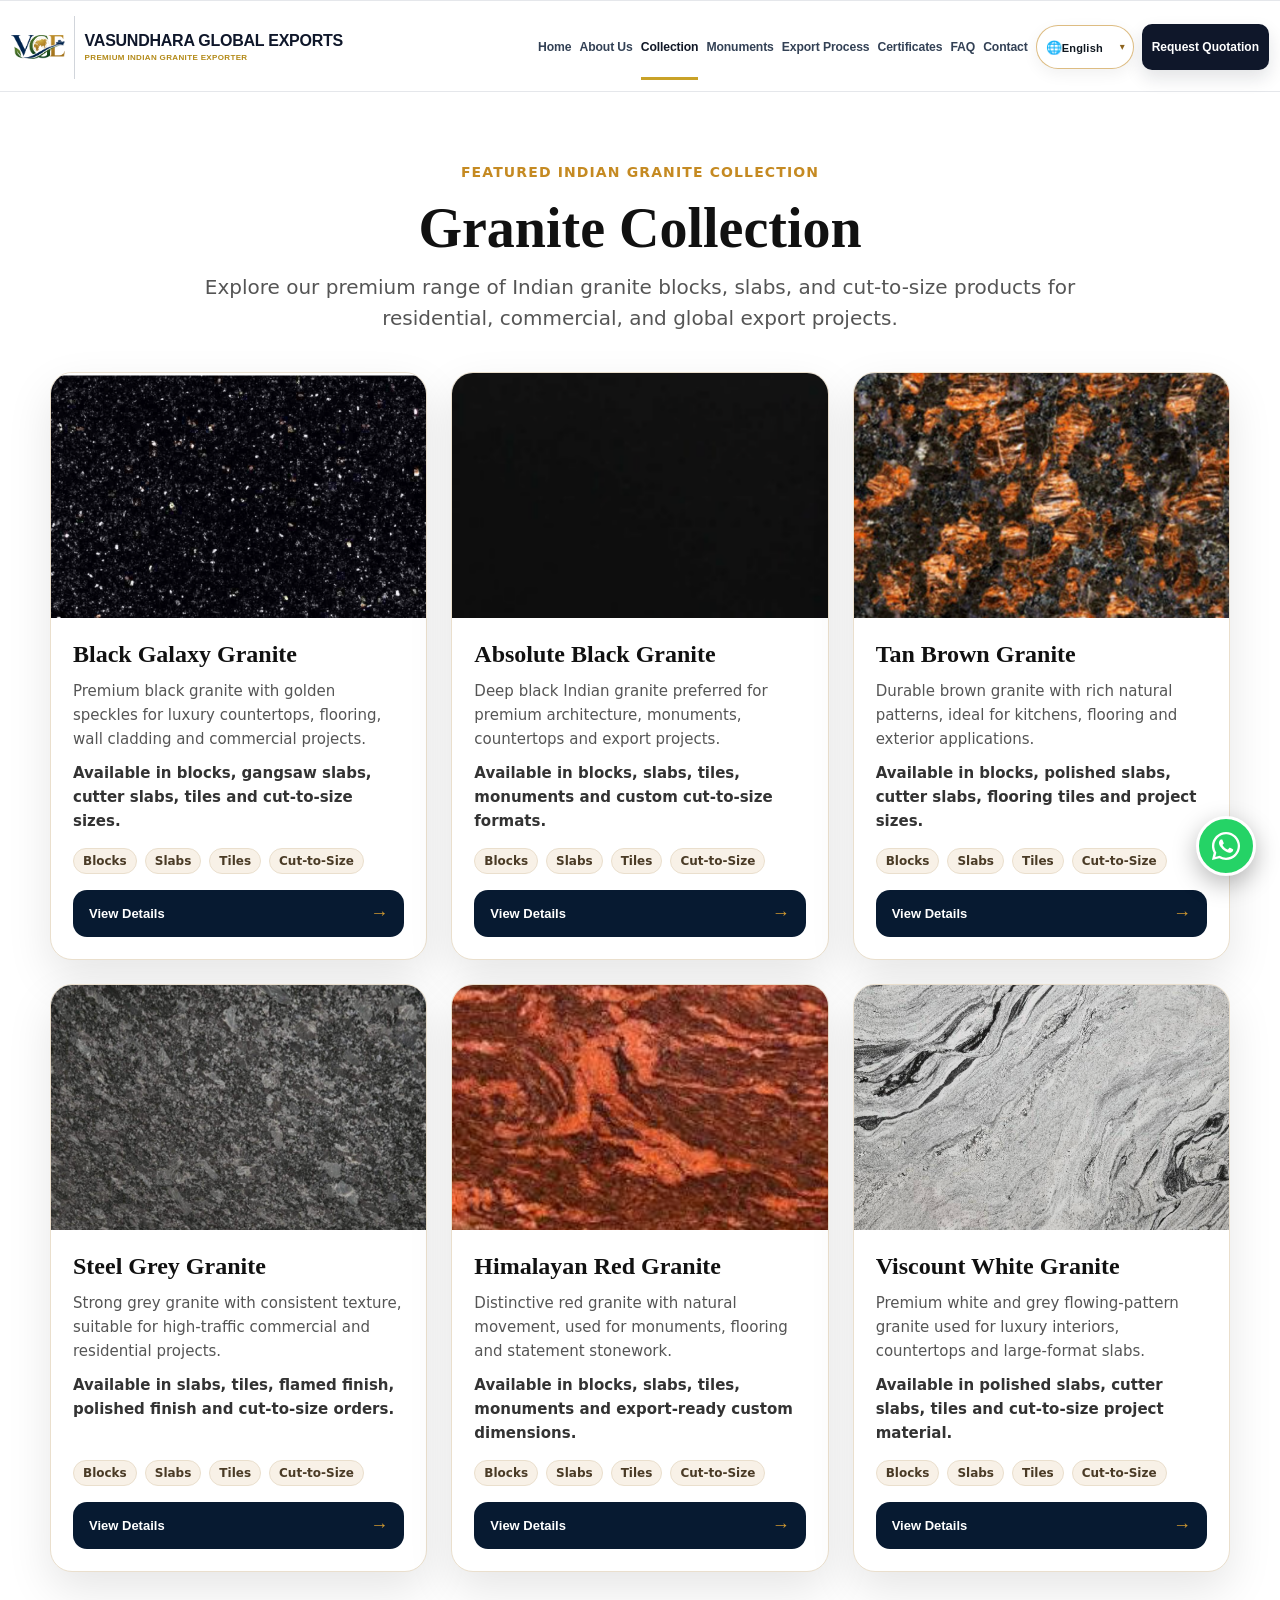
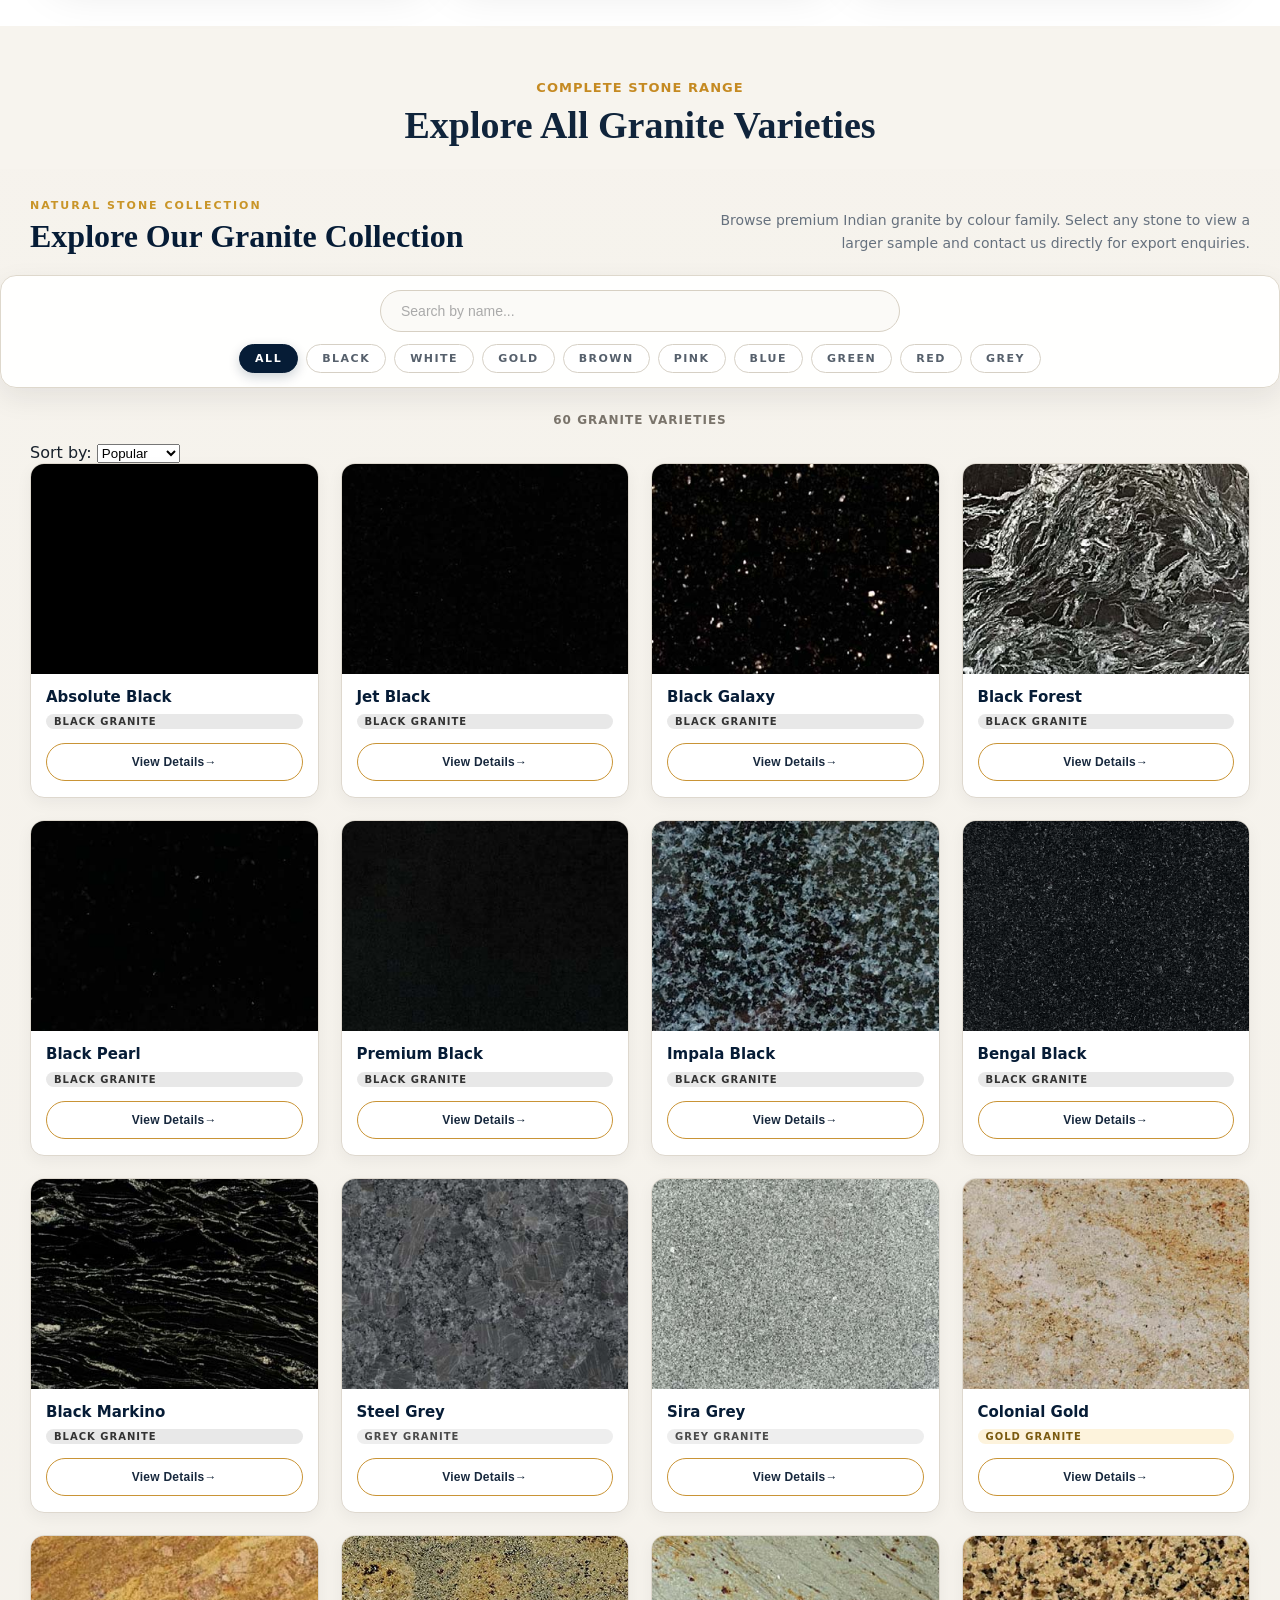
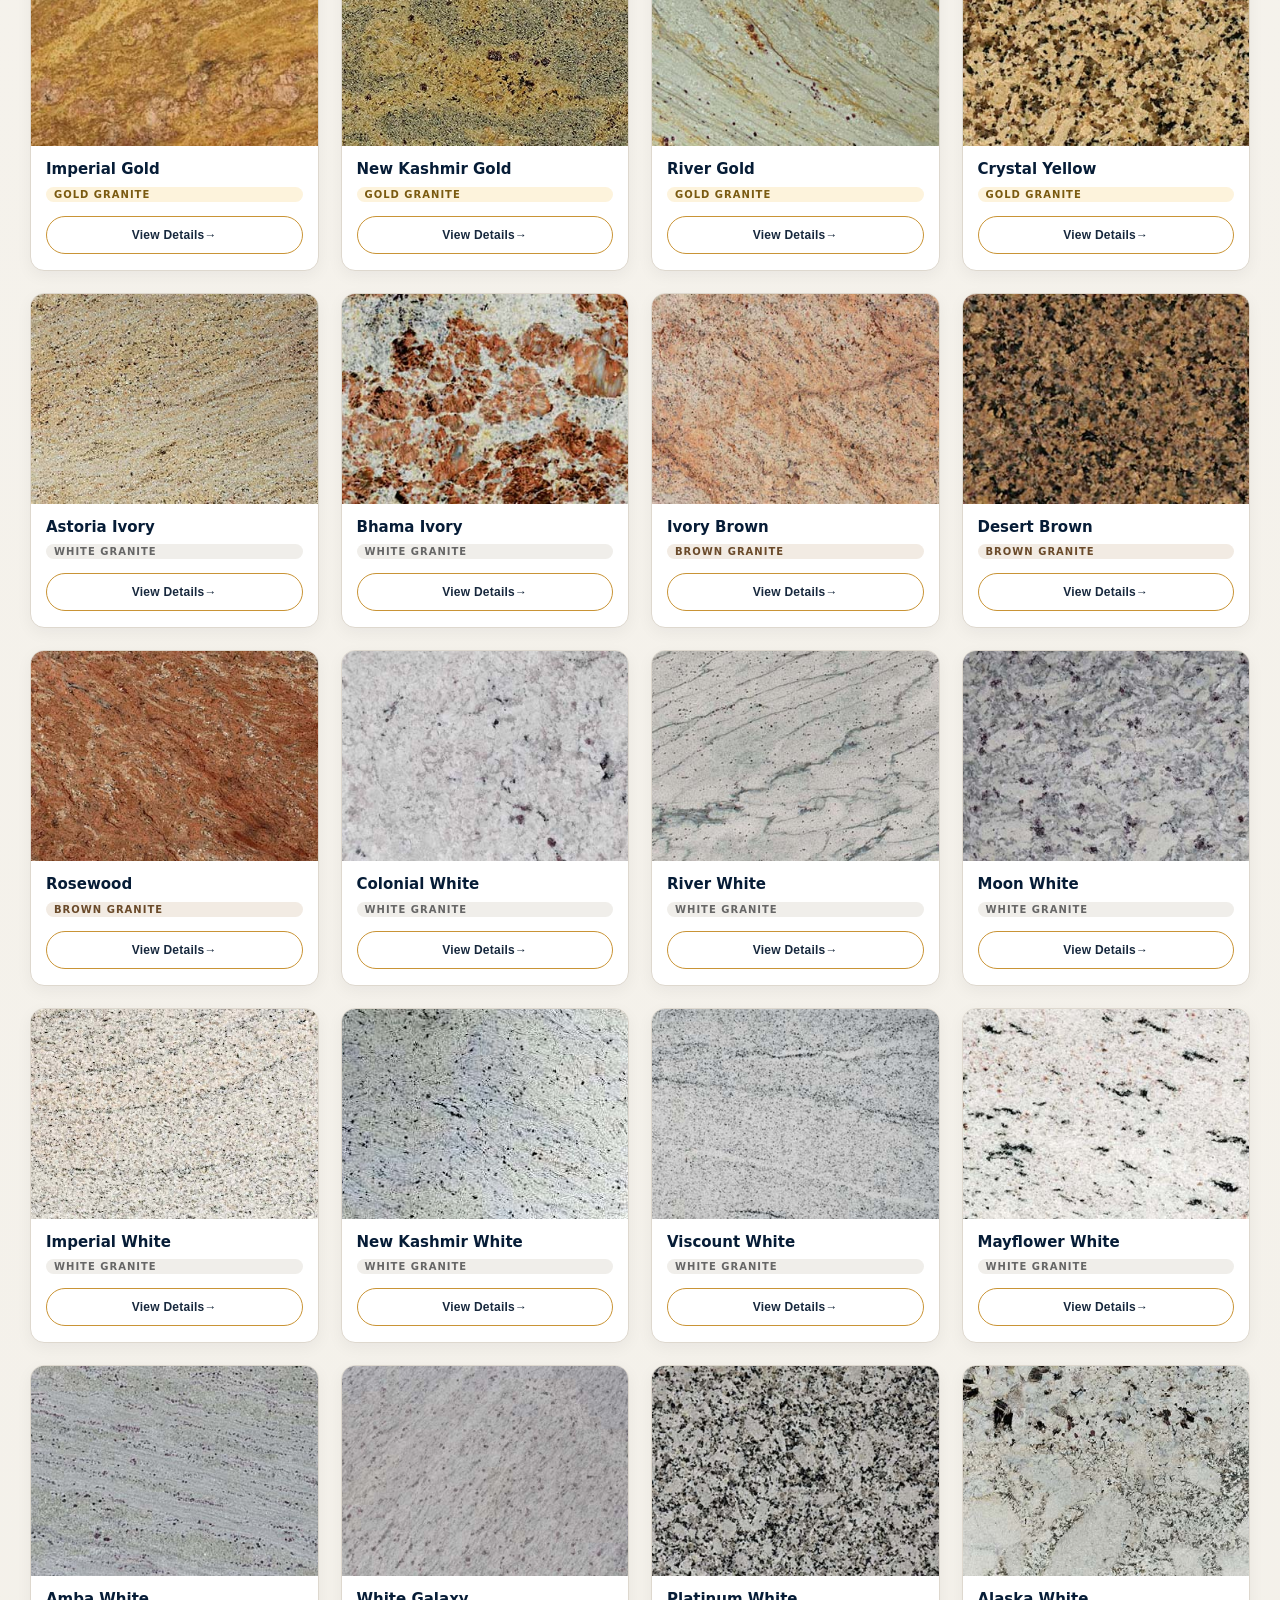
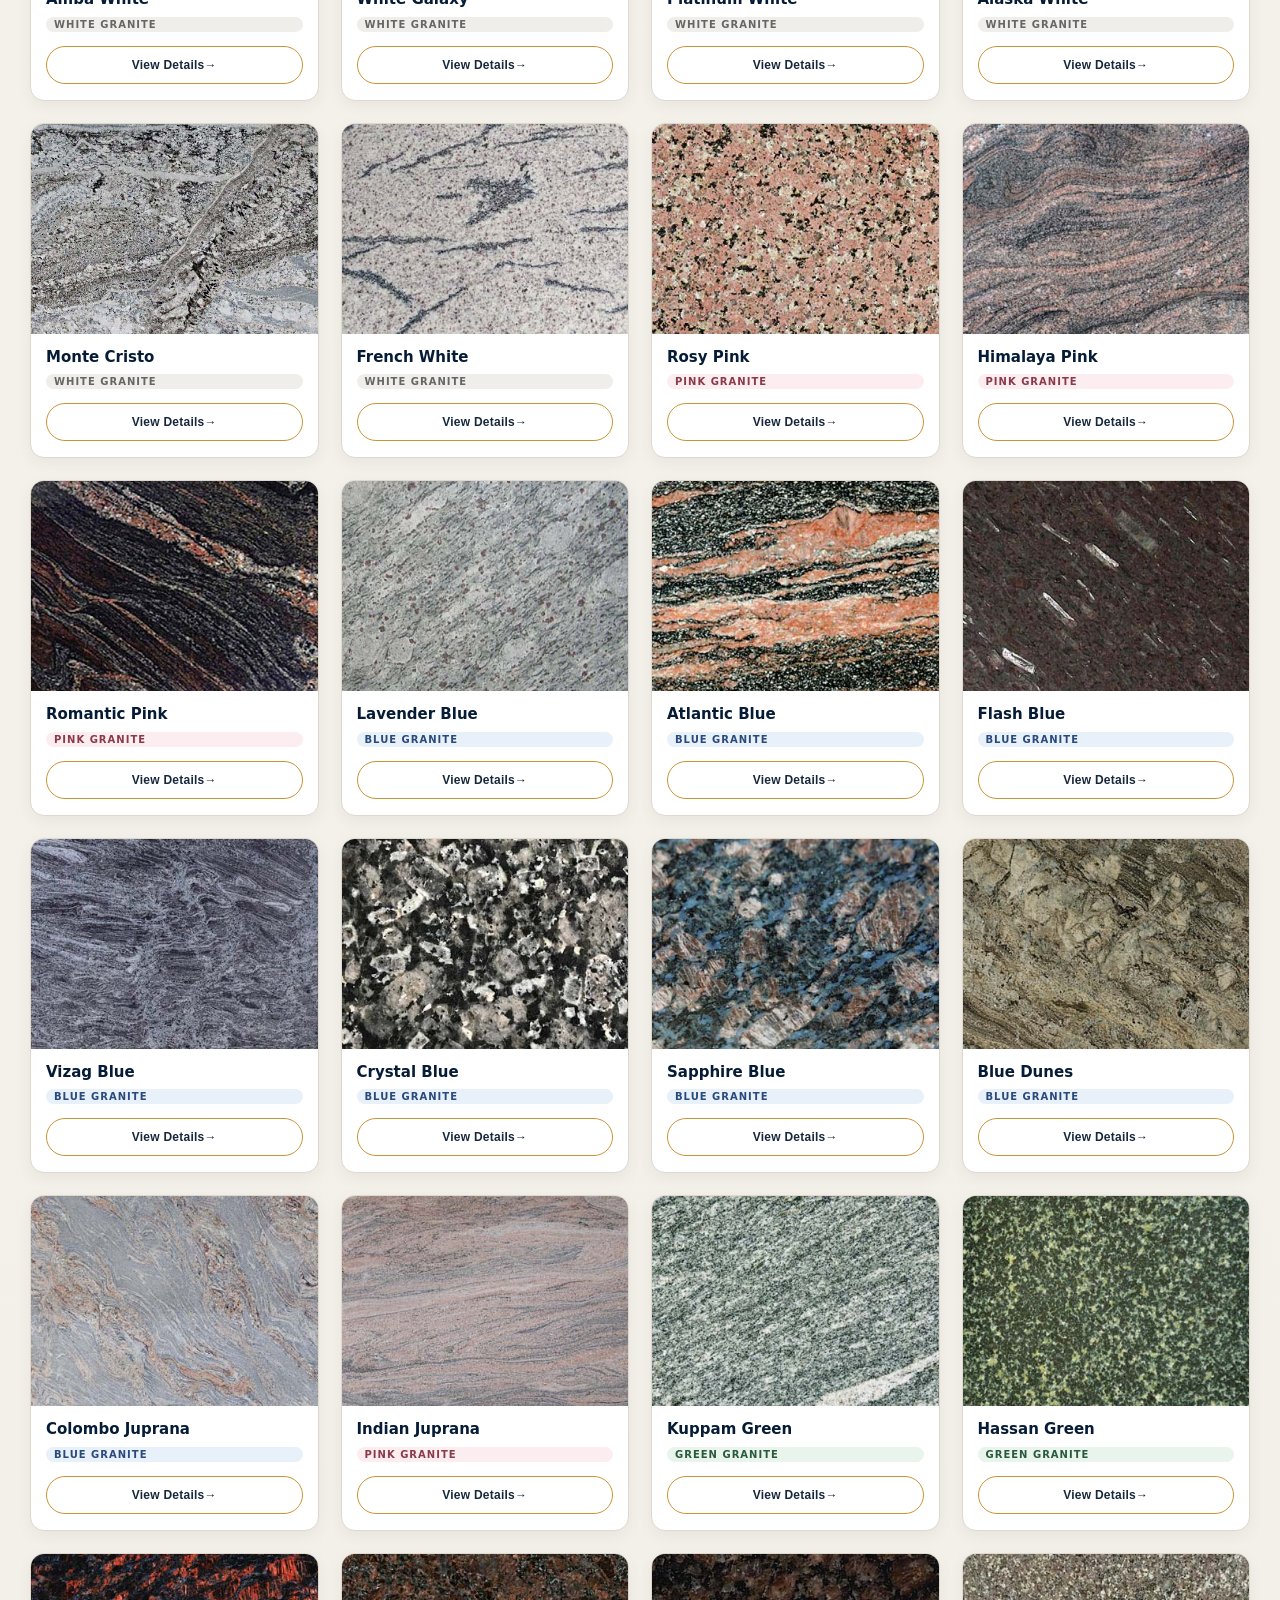
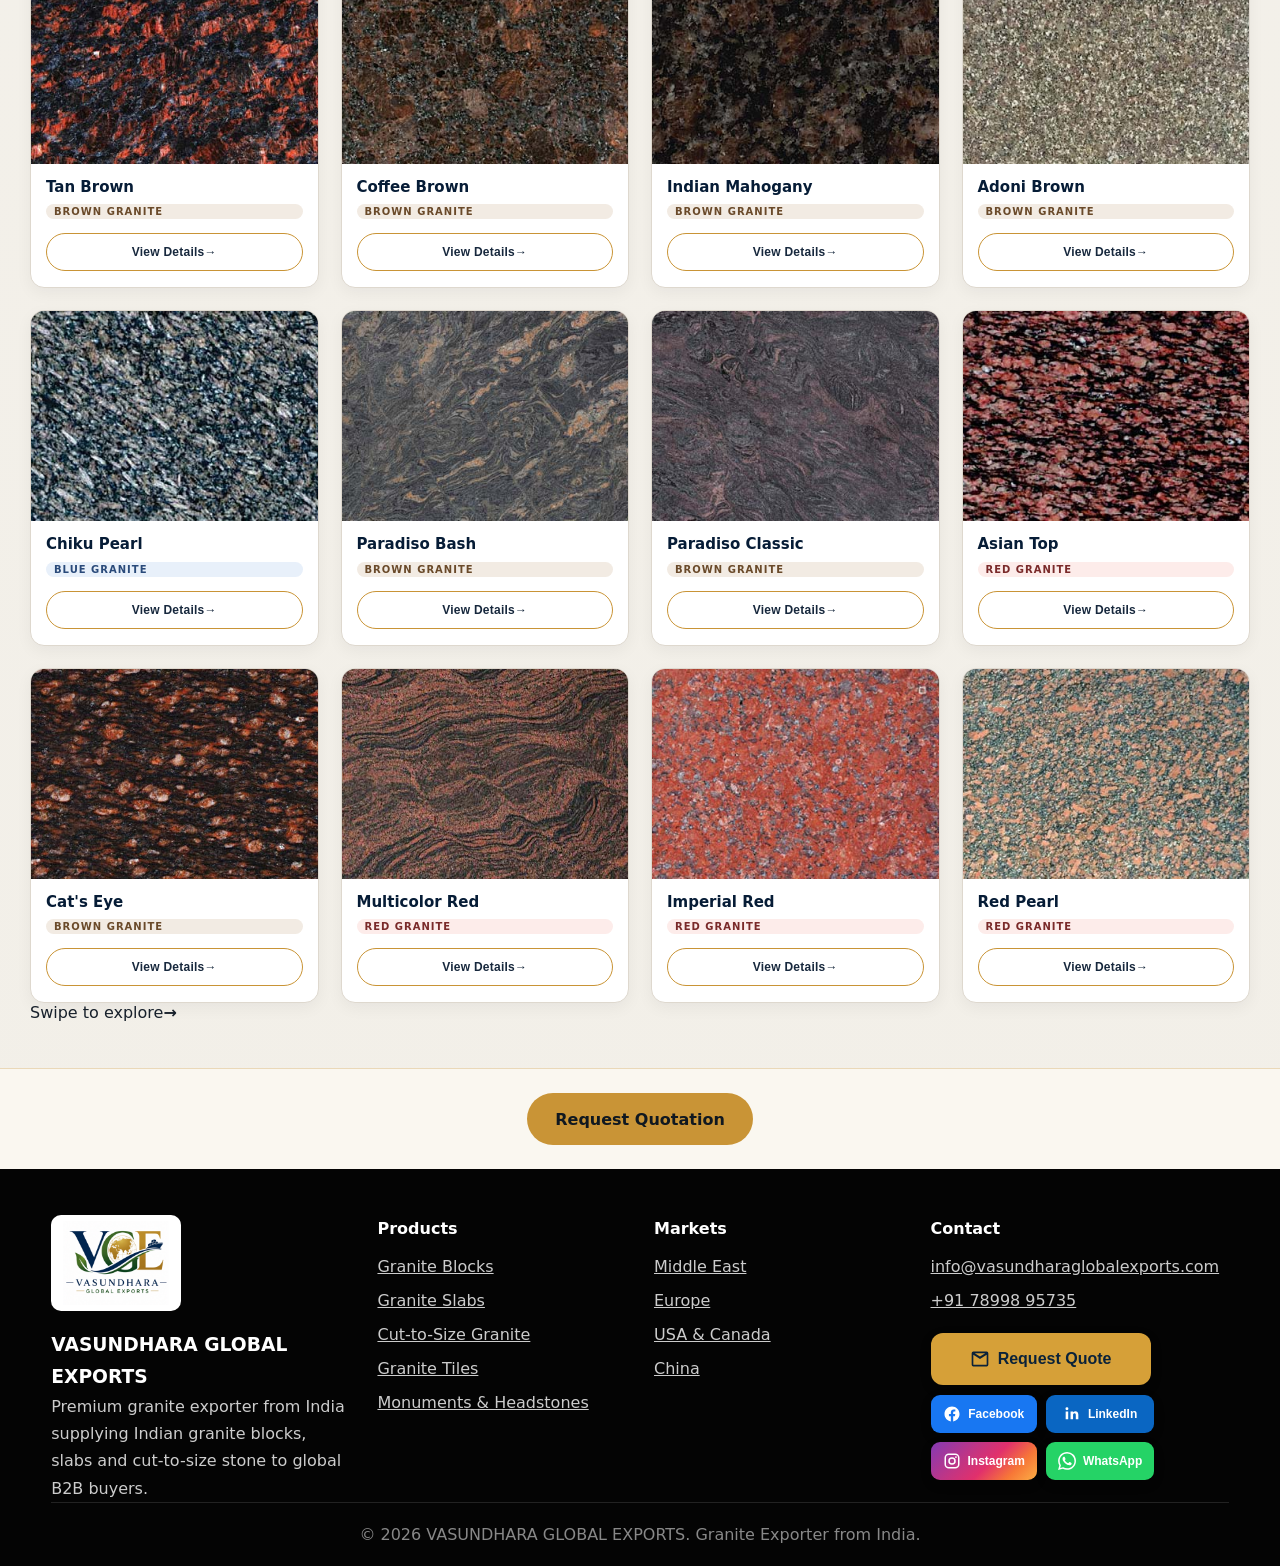
<file: granite-collection.html>
<!DOCTYPE html>

<html lang="en">
<head>
<meta charset="utf-8"/>
<meta content="width=device-width,initial-scale=1" name="viewport"/>
<link rel="icon" type="image/png" sizes="48x48" href="/favicon-48x48.png"/>
<link rel="icon" type="image/png" sizes="192x192" href="/favicon-192x192.png"/>
<link rel="shortcut icon" type="image/x-icon" href="/favicon.ico"/>
<link rel="apple-touch-icon" sizes="180x180" href="/apple-touch-icon.png"/>
<link rel="manifest" href="/site.webmanifest"/>
<title>Indian Granite Collection | VASUNDHARA GLOBAL EXPORTS</title>

<meta content="Explore the VASUNDHARA GLOBAL EXPORTS Indian granite collection, including Black Galaxy, Absolute Black, Tan Brown, Steel Grey, Himalayan Red and Viscount White." name="description"/>
<meta content="index, follow, max-image-preview:large, max-snippet:-1, max-video-preview:-1" name="robots"/>
<link href="https://www.vasundharaglobalexports.com/granite-collection.html" rel="canonical"/>
<link href="https://www.vasundharaglobalexports.com/granite-collection.html" hreflang="en-in" rel="alternate"/>
<link href="https://www.vasundharaglobalexports.com/granite-collection.html" hreflang="x-default" rel="alternate"/>
<meta content="website" property="og:type"/>
<meta content="VASUNDHARA GLOBAL EXPORTS" property="og:site_name"/>
<meta content="Indian Granite Collection | VASUNDHARA GLOBAL EXPORTS" property="og:title"/>
<meta content="Explore the VASUNDHARA GLOBAL EXPORTS Indian granite collection, including Black Galaxy, Absolute Black, Tan Brown, Steel Grey, Himalayan Red and Viscount White." property="og:description"/>
<meta content="https://www.vasundharaglobalexports.com/granite-collection.html" property="og:url"/>
<meta content="summary_large_image" name="twitter:card"/>
<script type="application/ld+json">{"@context":"https://schema.org","@graph":[{"@type":"Organization","@id":"https://www.vasundharaglobalexports.com/#organization","name":"VASUNDHARA GLOBAL EXPORTS","alternateName":"VGE","url":"https://www.vasundharaglobalexports.com/","logo":"https://www.vasundharaglobalexports.com/vge-logo-transparent.png","email":"info@vasundharaglobalexports.com","telephone":"+91 78998 95735","description":"Indian granite exporter supplying granite blocks, slabs, tiles and custom cut-to-size stone to international B2B buyers.","areaServed":["Middle East","Europe","United States","Canada","Asia"],"knowsAbout":["Indian Granite","Granite Blocks","Granite Slabs","Granite Tiles","Cut-to-size Granite","Natural Stone Export"]},{"@type":"WebSite","@id":"https://www.vasundharaglobalexports.com/#website","url":"https://www.vasundharaglobalexports.com/","name":"VASUNDHARA GLOBAL EXPORTS","publisher":{"@id":"https://www.vasundharaglobalexports.com/#organization"}},{"@type":"WebPage","@id":"https://www.vasundharaglobalexports.com/granite-collection.html#webpage","url":"https://www.vasundharaglobalexports.com/granite-collection.html","name":"Indian Granite Collection | VASUNDHARA GLOBAL EXPORTS","description":"Explore the VASUNDHARA GLOBAL EXPORTS Indian granite collection, including Black Galaxy, Absolute Black, Tan Brown, Steel Grey, Himalayan Red and Viscount White.","isPartOf":{"@id":"https://www.vasundharaglobalexports.com/#website"},"about":{"@id":"https://www.vasundharaglobalexports.com/#organization"}},{"@type":"BreadcrumbList","itemListElement":[{"@type":"ListItem","position":1,"name":"Home","item":"https://www.vasundharaglobalexports.com/"},{"@type":"ListItem","position":2,"name":"Granite Collection","item":"https://www.vasundharaglobalexports.com/granite-collection.html"}]}]}</script>
<style>

*{box-sizing:border-box;margin:0;padding:0}
body{font-family:'Segoe UI',system-ui,sans-serif;background:#f5f4f0;color:#1a1a1a;min-height:100vh}

header{background:#1a1a1a;padding:2rem 2rem 1.8rem;text-align:center}
header h1{font-size:2rem;font-weight:300;letter-spacing:8px;text-transform:uppercase;color:#fff}
.header-sub{font-size:16px;letter-spacing:2px;text-transform:uppercase;color:#9a8a6a;margin-top:10px}
.header-line{width:50px;height:1px;background:#9a8a6a;margin:14px auto}

.controls{background:#fff;border-bottom:1px solid #e5e2dc;padding:1.2rem 1.5rem;position:sticky;top:0;z-index:10}
.search-wrap{display:flex;justify-content:center;margin-bottom:1rem}
.search-input{width:100%;max-width:400px;padding:9px 18px;font-size:14px;border:1px solid #d5d0c8;border-radius:24px;background:#faf9f7;color:#1a1a1a;outline:none;transition:border-color .2s}
.search-input:focus{border-color:#9a8a6a}
.search-input::placeholder{color:#aaa}

.filter-bar{display:flex;flex-wrap:wrap;gap:7px;justify-content:center}
.filter-btn{padding:5px 15px;font-size:11px;letter-spacing:1.5px;text-transform:uppercase;border:1px solid #d5d0c8;border-radius:20px;background:#fff;color:#666;cursor:pointer;transition:all .2s;font-family:inherit}
.filter-btn:hover{border-color:#9a8a6a;color:#4a3a2a}
.filter-btn.active{background:#1a1a1a;color:#fff;border-color:#1a1a1a}

main{width:100%;padding:2rem 2rem}
.count-label{font-size:12px;color:#888;letter-spacing:1px;text-transform:uppercase;margin-bottom:1.5rem;text-align:center}

.grid{display:grid;grid-template-columns:repeat(auto-fill,minmax(220px,1fr));gap:20px}

.stone-card{background:#fff;border-radius:10px;overflow:hidden;border:1px solid #e5e2dc;cursor:pointer;transition:transform .2s,box-shadow .2s}
.stone-card:hover{transform:translateY(-4px);box-shadow:0 8px 24px rgba(0,0,0,0.10)}

.swatch{width:100%;height:200px;display:block;object-fit:cover}

.stone-info{padding:12px 14px 13px}
.stone-name{font-size:14px;font-weight:600;color:#1a1a1a;line-height:1.3;margin-bottom:4px}
.stone-tag{display:inline-block;font-size:10px;letter-spacing:1px;text-transform:uppercase;padding:2px 8px;border-radius:10px;font-weight:500}

.tag-black{background:#e8e8e8;color:#333}
.tag-white{background:#f0eeea;color:#666}
.tag-gold{background:#fdf3dc;color:#7a5a10}
.tag-brown{background:#f2ebe3;color:#6a4a2a}
.tag-pink{background:#fceef0;color:#8a3a4a}
.tag-blue{background:#e8f0fa;color:#2a4a7a}
.tag-green{background:#e8f4ec;color:#2a5a3a}
.tag-red{background:#fdecea;color:#7a2a2a}
.tag-grey{background:#eeeeee;color:#4a4a4a}

.no-results{text-align:center;padding:4rem;color:#999;font-size:14px;grid-column:1/-1}

footer{text-align:center;padding:2rem;font-size:12px;color:#aaa;letter-spacing:1px;border-top:1px solid #e5e2dc;margin-top:2rem;background:#fff}

/* Lightbox */
.lightbox{display:none;position:fixed;inset:0;background:rgba(0,0,0,0.82);z-index:1000;align-items:center;justify-content:center;padding:20px}
.lightbox.open{display:flex}
.lightbox-box{background:#fff;border-radius:16px;overflow:hidden;max-width:420px;width:100%;box-shadow:0 24px 80px rgba(0,0,0,0.5);position:relative;animation:popIn .22s ease}
@keyframes popIn{from{transform:scale(0.88);opacity:0}to{transform:scale(1);opacity:1}}
.lightbox-canvas{width:100%;height:260px;display:block}
.lightbox-info{padding:14px 18px 18px;display:flex;align-items:center;justify-content:space-between;gap:12px}
.lightbox-name{font-size:1rem;font-weight:600;color:#1a1a1a;letter-spacing:0.5px}
.lightbox-tag{font-size:11px;letter-spacing:1.5px;text-transform:uppercase;padding:4px 14px;border-radius:12px;font-weight:500;white-space:nowrap}
.lightbox-close{position:absolute;top:12px;right:12px;width:36px;height:36px;border-radius:50%;background:rgba(0,0,0,0.5);border:none;cursor:pointer;display:flex;align-items:center;justify-content:center;transition:background .2s;z-index:10}
.lightbox-close:hover{background:rgba(0,0,0,0.8)}
.lightbox-close svg{width:16px;height:16px;stroke:#fff;stroke-width:2.5;fill:none;display:block}



.wa-float{position:fixed;bottom:28px;right:28px;z-index:999;width:56px;height:56px;background:#25D366;border-radius:50%;display:flex;align-items:center;justify-content:center;box-shadow:0 4px 16px rgba(0,0,0,0.25);transition:transform .2s,box-shadow .2s;text-decoration:none}
.wa-float:hover{transform:scale(1.1);box-shadow:0 6px 24px rgba(0,0,0,0.35)}
.wa-float svg{width:30px;height:30px;fill:#fff}


.header-logo{display:block;width:min(360px,78vw);max-height:150px;object-fit:contain;margin:0 auto 16px;filter:drop-shadow(0 4px 12px rgba(0,0,0,.25))}
.header-phone{margin-top:12px;color:#fff;font-size:15px;letter-spacing:1.2px}
.header-phone a{color:#d5a52f;text-decoration:none;font-weight:700}
.header-phone a:hover{text-decoration:underline}
@media(max-width:600px){header{padding:1.4rem 1rem}.header-logo{width:min(270px,82vw);max-height:105px}header h1{font-size:1.25rem;letter-spacing:3px}.header-sub{font-size:11px;line-height:1.6}.header-phone{font-size:13px}}



/* Premium VGE catalogue refinement */
:root{--navy:#061c36;--navy-2:#0a2b50;--gold:#c99528;--green:#2f6a2b;--paper:#f5f2eb;--ink:#17202b;--muted:#66717e;--line:#ded8cc}
body{background:linear-gradient(180deg,#f7f4ee 0%,#f2efe8 100%);color:var(--ink)}
header{background:radial-gradient(circle at 85% 15%,rgba(201,149,40,.18),transparent 31%),linear-gradient(135deg,#071a31 0%,#0a2748 58%,#071a31 100%);padding:22px 30px;text-align:left;border-bottom:3px solid var(--gold);box-shadow:0 8px 28px rgba(3,17,31,.22)}
.header-inner{max-width:1440px;margin:auto;display:grid;grid-template-columns:170px 1fr auto;gap:28px;align-items:center}
.header-logo{display:block;width:160px;max-height:92px;object-fit:contain;object-position:left center;margin:0;filter:drop-shadow(0 6px 16px rgba(0,0,0,.28))}
.header-copy{min-width:0}
header h1{font-family:Georgia,'Times New Roman',serif;font-size:clamp(1.75rem,3vw,3rem);font-weight:600;letter-spacing:2.5px;text-transform:none;color:#fff;line-height:1.08}
.header-line{width:76px;height:2px;background:var(--gold);margin:12px 0}
.header-sub{font-size:12px;letter-spacing:2.2px;text-transform:uppercase;color:#d8c59b;margin:0;line-height:1.5}
.header-contact{display:flex;flex-direction:column;align-items:flex-end;gap:10px;white-space:nowrap}
.header-contact-label{font-size:10px;letter-spacing:1.8px;text-transform:uppercase;color:#aab5c2}
.header-phone{margin:0}
.header-phone a{display:inline-flex;align-items:center;gap:8px;color:#fff;text-decoration:none;font-size:17px;font-weight:700;letter-spacing:.7px;padding:10px 15px;border:1px solid rgba(201,149,40,.65);border-radius:999px;background:rgba(255,255,255,.06);transition:.2s}
.header-phone a:hover{background:var(--gold);color:#081a2e;transform:translateY(-1px)}
.catalog-intro{max-width:1440px;margin:22px auto 0;padding:0 30px;display:flex;justify-content:space-between;gap:24px;align-items:end}
.catalog-eyebrow{font-size:11px;letter-spacing:2px;text-transform:uppercase;color:var(--gold);font-weight:800;margin-bottom:6px}
.catalog-title{font-family:Georgia,'Times New Roman',serif;font-size:clamp(1.65rem,2.5vw,2.45rem);color:var(--navy);line-height:1.15}
.catalog-note{max-width:560px;text-align:right;color:var(--muted);font-size:14px;line-height:1.65}
.controls{background:rgba(255,255,255,.94);backdrop-filter:blur(12px);border:1px solid var(--line);border-radius:16px;padding:14px 16px;position:sticky;top:12px;z-index:10;max-width:1440px;margin:20px auto 0;box-shadow:0 10px 28px rgba(20,30,40,.08)}
.search-wrap{margin-bottom:12px}.search-input{max-width:520px;padding:12px 20px;border-radius:999px;background:#fbfaf7;border:1px solid #d7d0c3;font-size:14px}.search-input:focus{border-color:var(--gold);box-shadow:0 0 0 3px rgba(201,149,40,.12)}
.filter-bar{gap:8px}.filter-btn{padding:7px 15px;border-color:#d6d0c5;background:#fff;color:#56606c;font-weight:700}.filter-btn:hover{border-color:var(--gold);color:var(--navy)}.filter-btn.active{background:var(--navy);border-color:var(--navy);box-shadow:0 4px 12px rgba(6,28,54,.2)}
main{max-width:1440px;margin:auto;padding:25px 30px 46px}.count-label{display:block;margin-bottom:16px;color:#7a746b;font-weight:700}.grid{grid-template-columns:repeat(auto-fill,minmax(230px,1fr));gap:22px}
.stone-card{border-radius:14px;border:1px solid #ded8ce;box-shadow:0 5px 16px rgba(22,29,37,.05);transition:transform .22s,box-shadow .22s,border-color .22s}.stone-card:hover{transform:translateY(-6px);box-shadow:0 16px 34px rgba(13,27,42,.13);border-color:rgba(201,149,40,.55)}
.swatch{height:210px;background:#e9e5dc}.stone-info{padding:14px 15px 16px}.stone-name{font-size:15px;color:var(--navy);margin-bottom:7px}.stone-tag{font-weight:700}
footer{background:var(--navy);color:#cbd3dc;border-top:3px solid var(--gold);margin-top:0;padding:24px 30px;line-height:1.7}.footer-brand{color:#fff;font-weight:700}.footer-phone{color:#e5bc60;text-decoration:none;font-weight:700}
.wa-float{bottom:24px;right:24px;width:60px;height:60px;border:3px solid #fff;box-shadow:0 8px 24px rgba(0,0,0,.28)}
@media(max-width:850px){header{padding:18px 20px}.header-inner{grid-template-columns:105px 1fr;gap:16px}.header-logo{width:100px;max-height:70px}.header-contact{grid-column:1/-1;align-items:flex-start;flex-direction:row;align-items:center}.header-contact-label{display:none}.catalog-intro{padding:0 20px;display:block}.catalog-note{text-align:left;margin-top:8px}.controls{margin:16px 14px 0;top:8px}main{padding:22px 16px 38px}.grid{grid-template-columns:repeat(auto-fill,minmax(175px,1fr));gap:14px}.swatch{height:175px}}
@media(max-width:520px){header h1{font-size:1.35rem;letter-spacing:1px}.header-sub{font-size:9px;letter-spacing:1.2px}.header-inner{grid-template-columns:82px 1fr}.header-logo{width:78px;max-height:60px}.header-phone a{font-size:13px;padding:8px 12px}.catalog-intro{margin-top:16px}.controls{position:relative;top:auto}.grid{grid-template-columns:repeat(2,minmax(0,1fr));gap:11px}.swatch{height:145px}.stone-info{padding:11px}.stone-name{font-size:13px}.filter-btn{padding:6px 10px;font-size:9px}.wa-float{width:54px;height:54px;right:16px;bottom:16px}}


.back-site{color:#fff;text-decoration:none;font-size:12px;font-weight:800;letter-spacing:.08em;text-transform:uppercase;border:1px solid rgba(255,255,255,.35);padding:7px 11px;border-radius:999px;margin-bottom:8px;transition:.2s}.back-site:hover{color:var(--gold);border-color:var(--gold)}

/* Embedded catalogue product-card and details-modal enhancements */
body{padding-top:0}
.catalog-intro{margin-top:0;padding-top:30px}
.stone-card{display:flex;flex-direction:column;cursor:default}
.stone-image-button{display:block;width:100%;padding:0;border:0;background:none;cursor:pointer;overflow:hidden}
.stone-image-button .swatch{display:block;width:100%}
.stone-info{display:flex;flex:1;flex-direction:column}
.view-details-card-btn{display:flex;align-items:center;justify-content:center;margin-top:16px;width:100%;border:1px solid #c99436;border-radius:999px;padding:11px 14px;background:#fff;color:#17283d;font-weight:850;font-size:12px;letter-spacing:.02em;cursor:pointer;transition:.2s}
.view-details-card-btn:hover{background:#c99436;color:#111827;transform:translateY(-1px)}
.details-modal{position:fixed;inset:0;z-index:9999;display:none;align-items:center;justify-content:center;padding:18px;background:rgba(5,13,23,.76);backdrop-filter:blur(6px)}
.details-modal.open{display:flex}
.details-box{position:relative;width:min(1480px,96vw);max-height:94vh;overflow:auto;background:#fff;border-radius:28px;box-shadow:0 28px 90px rgba(0,0,0,.34);padding:38px}
.details-close{position:absolute;right:22px;top:16px;z-index:2;border:0;background:transparent;font-size:42px;line-height:1;cursor:pointer;color:#111}
.details-layout{display:grid;grid-template-columns:minmax(320px,.92fr) minmax(420px,1.08fr);gap:40px;align-items:start}
.details-image-wrap{position:sticky;top:0;border-radius:25px;overflow:hidden;background:#111;min-height:580px}
.details-canvas{display:block;width:100%;height:580px}
.details-kicker{color:#c58c25;font-size:14px;font-weight:850;letter-spacing:.08em;text-transform:uppercase;margin:8px 0 22px}
.details-title{font-family:Georgia,'Times New Roman',serif;font-size:clamp(38px,4.5vw,66px);line-height:1.04;color:#111;margin:0 45px 20px 0}
.details-description{font-size:18px;line-height:1.65;color:#555;margin:0 0 28px}
.details-grid{display:grid;grid-template-columns:1fr 1fr;gap:16px}
.detail-item{padding:22px;border:1px solid #ead8b8;border-radius:20px;background:#faf5ec;color:#50545a;line-height:1.45;font-size:16px}
.detail-item strong{display:block;color:#111;font-size:17px;margin-bottom:9px}
.detail-item.wide{grid-column:1/-1}
.details-actions{display:flex;flex-wrap:wrap;gap:12px;margin-top:26px}
.details-actions a,.details-actions button{display:inline-flex;align-items:center;justify-content:center;border-radius:999px;padding:14px 26px;font-weight:850;text-decoration:none;font-family:inherit;font-size:14px}
.details-primary{background:#cf972f;color:#101722}
.details-secondary{background:#162a42;color:#fff}
.details-close-action{border:1px solid #c8cdd3;background:#fff;color:#162a42;cursor:pointer}
@media(max-width:900px){.details-box{padding:24px 18px;border-radius:20px}.details-layout{grid-template-columns:1fr;gap:24px}.details-image-wrap{position:relative;min-height:360px}.details-canvas{height:360px}.details-grid{grid-template-columns:1fr}.detail-item.wide{grid-column:auto}.details-title{font-size:38px}.details-description{font-size:16px}}
@media(max-width:520px){.catalog-intro{padding-top:20px}.details-modal{padding:6px}.details-box{width:100%;max-height:98vh;border-radius:14px;padding:18px 12px}.details-close{right:12px;top:8px;font-size:36px}.details-image-wrap{min-height:270px}.details-canvas{height:270px}.details-title{font-size:31px}.detail-item{padding:16px;font-size:14px}.details-actions a,.details-actions button{width:100%}}



/* VGE multilingual selector */
.vge-language-wrap{position:relative;display:flex;align-items:center;flex:0 0 auto}
.vge-language-select{appearance:none;-webkit-appearance:none;min-width:122px;height:42px;padding:0 34px 0 35px;border:1px solid rgba(201,148,54,.62);border-radius:999px;background:#fff;color:#101820;font:800 12px/1 Arial,Helvetica,sans-serif;letter-spacing:.02em;cursor:pointer;outline:none;box-shadow:0 5px 16px rgba(0,0,0,.06)}
.vge-language-wrap:before{content:'🌐';position:absolute;left:12px;top:50%;transform:translateY(-50%);font-size:15px;pointer-events:none;z-index:1}
.vge-language-wrap:after{content:'▾';position:absolute;right:12px;top:50%;transform:translateY(-54%);font-size:12px;color:#8d641e;pointer-events:none}
.vge-language-select:hover,.vge-language-select:focus{border-color:#c99436;box-shadow:0 0 0 3px rgba(201,148,54,.13)}
#google_translate_element{position:fixed!important;left:-9999px!important;bottom:-9999px!important;width:240px!important;height:60px!important;overflow:visible!important;opacity:.01!important;pointer-events:none!important;z-index:-1!important}
.goog-te-banner-frame.skiptranslate,.goog-te-banner-frame{display:none!important}body{top:0!important}
.goog-logo-link,.goog-te-gadget span{display:none!important}.goog-te-gadget{font-size:0!important}
html[dir='rtl'] body{direction:rtl}html[dir='rtl'] .premium-brand,html[dir='rtl'] .premium-nav-links{direction:rtl}
@media(max-width:1200px){.premium-header .premium-nav-links{gap:11px!important}.vge-language-select{min-width:108px;padding-left:31px;padding-right:28px}.vge-language-wrap:before{left:10px}.vge-language-wrap:after{right:10px}}
@media(max-width:960px){.vge-language-wrap{width:100%}.vge-language-select{width:100%;height:46px}}

.catalog-language{position:fixed;right:18px;top:18px;z-index:10001;background:rgba(7,26,49,.94);padding:7px;border-radius:999px;box-shadow:0 10px 28px rgba(0,0,0,.22)}
.catalog-language .vge-language-select{background:#fff}
@media(max-width:600px){.catalog-language{right:10px;top:10px}.catalog-language .vge-language-select{min-width:104px;height:38px}}


/* VGE language welcome popup - shown on every page load */
.vge-language-gate{position:fixed;inset:0;z-index:999999;background:rgba(5,5,5,.82);backdrop-filter:blur(9px);display:flex;align-items:center;justify-content:center;padding:22px;opacity:1;visibility:visible;transition:opacity .25s ease,visibility .25s ease}
.vge-language-gate.is-closed{opacity:0;visibility:hidden;pointer-events:none}
.vge-language-card{width:min(520px,100%);max-height:calc(100vh - 34px);overflow:auto;background:linear-gradient(180deg,#fff 0%,#fbf7f0 100%);border:1px solid rgba(201,148,54,.55);border-radius:26px;box-shadow:0 30px 90px rgba(0,0,0,.45);padding:28px 28px 24px;text-align:center;position:relative}
.vge-language-heading{font:800 13px/1.3 Arial,Helvetica,sans-serif;letter-spacing:.16em;text-transform:uppercase;color:#a06f1d;margin-bottom:17px}
.vge-language-brand{display:flex;align-items:center;justify-content:center;gap:15px;padding-bottom:20px;margin-bottom:20px;border-bottom:1px solid #eadfcd}
.vge-language-brand img{width:78px;height:62px;object-fit:contain}
.vge-language-brand-copy{text-align:left;line-height:1.2}
.vge-language-brand-copy strong{display:block;font-family:Georgia,serif;font-size:22px;color:#101820}
.vge-language-brand-copy small{display:block;margin-top:5px;color:#75654e;font-size:12px;font-weight:700;letter-spacing:.04em}
.vge-language-question{font-family:Georgia,serif;font-size:27px;line-height:1.2;color:#101820;margin:0 0 7px}
.vge-language-note{color:#686868;font-size:14px;margin:0 auto 18px;max-width:390px}
.vge-language-options{display:grid;grid-template-columns:repeat(2,minmax(0,1fr));gap:10px}
.vge-language-option{appearance:none;border:1px solid #dfd3c0;border-radius:13px;background:#fff;color:#172033;min-height:49px;padding:10px 14px;font:800 14px/1.2 Arial,Helvetica,sans-serif;cursor:pointer;transition:all .2s ease}
.vge-language-option:hover,.vge-language-option:focus{border-color:#c99436;background:#fff7e8;box-shadow:0 7px 18px rgba(201,148,54,.15);outline:none;transform:translateY(-1px)}
.vge-language-option:first-child{grid-column:1/-1;background:#101820;color:#fff;border-color:#101820}
.vge-language-option:first-child:hover{background:#c99436;color:#101820;border-color:#c99436}
.vge-language-whatsapp{display:flex;align-items:center;justify-content:center;gap:9px;margin-top:18px;min-height:49px;border-radius:13px;background:#1f9d55;color:#fff!important;font-weight:900;font-size:14px;box-shadow:0 10px 24px rgba(31,157,85,.22)}
.vge-language-whatsapp:hover{background:#178247;transform:translateY(-1px)}
.vge-language-whatsapp svg{width:21px;height:21px;flex:0 0 auto}
.vge-language-refresh-note{display:block;margin-top:12px;color:#8b8172;font-size:11px}
body.vge-language-open{overflow:hidden!important}
@media(max-width:560px){.vge-language-card{padding:22px 17px 19px;border-radius:21px}.vge-language-brand{gap:10px}.vge-language-brand img{width:62px;height:52px}.vge-language-brand-copy strong{font-size:17px}.vge-language-brand-copy small{font-size:10px}.vge-language-question{font-size:23px}.vge-language-options{grid-template-columns:1fr}.vge-language-option:first-child{grid-column:auto}}


/* User-friendly language access */
.vge-language-reopen{position:fixed;left:18px;bottom:18px;z-index:99990;display:flex;align-items:center;gap:8px;min-height:44px;padding:0 15px;border:1px solid rgba(201,148,54,.7);border-radius:999px;background:#101820;color:#fff;font:800 13px/1 Arial,Helvetica,sans-serif;box-shadow:0 10px 28px rgba(0,0,0,.24);cursor:pointer}
.vge-language-reopen:hover,.vge-language-reopen:focus{background:#c99436;color:#101820;outline:none;transform:translateY(-1px)}
.vge-language-reopen span:first-child{font-size:18px}
.vge-language-option.is-current{border-color:#c99436;background:#fff3d7;color:#101820;box-shadow:0 0 0 2px rgba(201,148,54,.16)}
.vge-language-option:first-child.is-current{background:#c99436;color:#101820}
@media(max-width:560px){.vge-language-reopen{left:12px;bottom:12px;padding:0 13px}.vge-language-reopen .vge-language-reopen-text{display:none}}
</style>
<style id="vge-floating-language-final">
/* Keep Google Translate functional while completely hiding its toolbar/banner. */
html,body{top:0!important;margin-top:0!important}
.goog-te-banner-frame,.goog-te-banner-frame.skiptranslate,iframe.goog-te-banner-frame,iframe.skiptranslate,
.goog-te-balloon-frame,#goog-gt-tt,.goog-tooltip,.goog-tooltip:hover{display:none!important;visibility:hidden!important;height:0!important;min-height:0!important;opacity:0!important;pointer-events:none!important}
body>.skiptranslate{display:none!important;height:0!important;min-height:0!important}
.vge-language-reopen{
  position:fixed!important;left:auto!important;right:18px!important;top:46%!important;bottom:auto!important;
  transform:translateY(-50%)!important;z-index:99990!important;min-height:50px!important;
  padding:0 18px!important;border:1px solid rgba(201,148,54,.86)!important;border-radius:999px!important;
  background:#101820!important;color:#fff!important;box-shadow:0 12px 30px rgba(0,0,0,.28)!important;
  font-size:14px!important;white-space:nowrap!important;
}
.vge-language-reopen:hover,.vge-language-reopen:focus{background:#c99436!important;color:#101820!important;transform:translateY(-50%) scale(1.02)!important}
.vge-language-reopen .vge-language-reopen-text{display:inline!important}
@media(max-width:640px){
  .vge-language-reopen{right:10px!important;top:45%!important;min-height:46px!important;padding:0 13px!important;max-width:172px!important;font-size:12px!important}
  .vge-language-reopen span:first-child{font-size:17px!important}
}
@media(max-width:380px){
  .vge-language-reopen{right:8px!important;padding:0 11px!important;max-width:150px!important}
}
</style>
<script id="vge-hide-google-toolbar-early">
(function(){
  function cleanGoogleToolbar(){
    document.documentElement.style.setProperty('top','0px','important');
    if(document.body){
      document.body.style.setProperty('top','0px','important');
      document.body.style.setProperty('margin-top','0px','important');
    }
    document.querySelectorAll('iframe.goog-te-banner-frame, iframe.skiptranslate, body > .skiptranslate, .goog-te-banner-frame').forEach(function(el){
      el.style.setProperty('display','none','important');
      if(el.tagName==='IFRAME') el.remove();
    });
  }
  cleanGoogleToolbar();
  document.addEventListener('DOMContentLoaded',cleanGoogleToolbar);
  new MutationObserver(cleanGoogleToolbar).observe(document.documentElement,{childList:true,subtree:true,attributes:true,attributeFilter:['style','class']});
  setInterval(cleanGoogleToolbar,1000);
})();
</script>
<style>
/* Local document-based multilingual system */
.vge-language-wrap:before{line-height:1!important;display:flex!important;align-items:center!important;justify-content:center!important;transform:translateY(-55%)!important}
html[dir="rtl"] body{direction:rtl}
html[dir="rtl"] .premium-header .premium-nav,html[dir="rtl"] .premium-header .premium-nav-links{direction:rtl}
html[dir="rtl"] input,html[dir="rtl"] textarea,html[dir="rtl"] select{text-align:right}
</style>
<style id="vge-hide-catalogue-whatsapp">
/* Hide the floating WhatsApp button only when catalogue is embedded inside index.html. */
html.vge-embed-catalogue .wa-float{display:none!important}
</style>
<style id="vge-catalogue-no-language-gate">#vgeLanguageGate{display:none!important}body.vge-language-open{overflow:auto!important}</style>
<style id="vge-android-arabic-safety">
/* Android-safe Arabic mode: keep structural layout LTR so horizontal catalogue/market scrollers cannot move the whole viewport off canvas. */
html,body{max-width:100%;overflow-x:hidden!important}
body.vge-rtl{direction:ltr!important}
body.vge-rtl input,body.vge-rtl textarea,body.vge-rtl select{direction:rtl;text-align:right}
body.vge-rtl [lang="ar"]{direction:rtl}
</style>
<style id="vge-embedded-catalogue-mode">
/* When catalogue is opened inside the homepage More Granite panel,
   show only catalogue content. Standalone granite-collection.html keeps its full header/footer. */
html.vge-embed-catalogue .premium-header,
html.vge-embed-catalogue footer.footer { display:none !important; }
html.vge-embed-catalogue body { padding-top:0 !important; margin-top:0 !important; }
html.vge-embed-catalogue main { padding-top:0 !important; margin-top:0 !important; }
/* The Featured Granite Collection belongs only on the standalone granite-collection page.
   Hide it when this file is embedded in Home > More Granite to avoid duplication. */
html.vge-embed-catalogue .vge-featured-start,
html.vge-embed-catalogue .vge-complete-range-divider { display:none !important; }
html.vge-embed-catalogue .catalog-intro { margin-top:0 !important; padding-top:28px !important; }

html.vge-embed-catalogue .vge-whatsapp-fixed { display:none !important; }
</style>
<script>
(function(){
  try {
    var p = new URLSearchParams(window.location.search);
    if (p.get('embed') === '1') document.documentElement.classList.add('vge-embed-catalogue');
  } catch(e) {}
})();
</script>
<style id="vge-header-popup-alignment-fix">
/* Requested header and language-popup alignment refinements */
@media (min-width:1121px){
  .premium-header .premium-nav{gap:22px!important;padding-left:24px!important;padding-right:24px!important;}
  .premium-brand{gap:14px!important;min-width:max-content!important;}
  .premium-brand-copy{min-width:0!important;flex:0 0 auto!important;}
  .premium-brand-copy strong{white-space:nowrap!important;font-size:22px!important;line-height:1.05!important;letter-spacing:-.35px!important;}
  .premium-header .premium-nav-links{gap:20px!important;align-items:center!important;}
  .premium-header .site-flow-link{font-size:15px!important;}
  .vge-language-wrap{height:54px!important;display:flex!important;align-items:center!important;justify-content:center!important;}
  .vge-language-select{height:50px!important;min-width:174px!important;padding-top:0!important;padding-bottom:0!important;line-height:50px!important;font-size:13px!important;}
  .vge-language-wrap:before,.vge-language-wrap:after{top:50%!important;line-height:1!important;}
  .vge-language-wrap:before{transform:translateY(-50%)!important;}
  .vge-language-wrap:after{transform:translateY(-50%)!important;}
  .premium-header .request-quotation-btn{min-height:58px!important;padding-left:25px!important;padding-right:25px!important;white-space:nowrap!important;}
}
</style><style id="vge-mobile-priority-final-v4">
/* Mobile-first final corrections requested 2026-08-02 */
@media (max-width: 767px){
  html,body{max-width:100%!important;overflow-x:hidden!important}
  .premium-header{position:relative!important;height:126px!important;min-height:126px!important;background:#fff!important}
  .premium-header .premium-nav{height:126px!important;min-height:126px!important;padding:10px 12px!important;align-items:flex-start!important}
  .premium-brand{position:absolute!important;left:14px!important;top:18px!important;width:calc(100% - 155px)!important;height:58px!important;margin:0!important;display:flex!important;align-items:center!important;gap:8px!important}
  .premium-brand img{width:102px!important;height:54px!important;object-fit:contain!important;flex:0 0 102px!important}
  .premium-brand-copy{min-width:0!important;display:block!important}
  .premium-brand-copy strong{font-size:clamp(11px,3.15vw,15px)!important;line-height:1.05!important;white-space:nowrap!important;letter-spacing:-.25px!important}
  .premium-brand-copy small{display:none!important}
  .vge-mobile-controls{right:12px!important;top:10px!important;width:126px!important;height:108px!important}
  .vge-mobile-menu-toggle{width:54px!important;height:54px!important}
  .vge-mobile-language{width:126px!important;height:44px!important;margin-top:7px!important}
  .vge-mobile-language select{height:44px!important;font-size:13px!important;padding:0 28px 0 14px!important;border-radius:10px!important}
  .hero.hero-image-launch{margin-top:0!important;min-height:calc(100svh - 126px)!important;background-position:58% center!important}
  .hero-launch-inner{min-height:calc(100svh - 126px)!important;padding-top:30px!important;padding-bottom:38px!important}
  .hero-launch-copy .eyebrow{margin-top:0!important;margin-bottom:12px!important}
  main#home{margin-top:0!important;padding-top:0!important}

  /* Product-details popup starts at top and visibly scrolls */
  .product-details-modal{padding:12px!important;align-items:flex-start!important;place-items:start center!important;overflow:hidden!important}
  .product-details-modal.open{display:flex!important;align-items:flex-start!important;justify-content:center!important}
  .product-details-box{margin:8px auto!important;padding:20px 14px 18px!important;border-radius:18px!important;max-height:calc(100dvh - 28px)!important;overflow-y:scroll!important;overscroll-behavior:contain!important;scrollbar-gutter:stable!important;-webkit-overflow-scrolling:touch!important}
  .product-details-box::-webkit-scrollbar{width:8px!important}
  .product-details-box::-webkit-scrollbar-track{background:#eee7dc!important;border-radius:99px!important}
  .product-details-box::-webkit-scrollbar-thumb{background:#c99436!important;border-radius:99px!important;border:2px solid #eee7dc!important}
  .product-details-box{scrollbar-width:auto!important;scrollbar-color:#c99436 #eee7dc!important}
  .product-modal-grid{grid-template-columns:1fr!important;gap:16px!important}
  .product-modal-image{min-height:210px!important;height:210px!important}
  .product-modal-image img{height:210px!important}
  .product-modal-close{position:sticky!important;float:right!important;top:0!important;right:0!important;z-index:4!important;width:42px!important;height:42px!important;border-radius:50%!important;background:#0d1721!important;color:#fff!important;font-size:28px!important;box-shadow:0 6px 18px rgba(0,0,0,.22)!important}
  body.vge-product-modal-open .vge-mobile-controls,
  body.vge-product-modal-open .vge-language-wrap,
  body.vge-product-modal-open .vge-language-reopen{display:none!important}

  /* Cleaner mobile export-benefits presentation */
  .dynamic-benefits{display:grid!important;grid-template-columns:1fr 1fr!important;gap:10px!important;padding:0!important;margin:24px 0 0!important;background:transparent!important;border:0!important;box-shadow:none!important}
  .dynamic-benefits>div{display:flex!important;flex-direction:column!important;align-items:flex-start!important;justify-content:flex-start!important;gap:8px!important;min-height:146px!important;padding:16px 13px!important;border:1px solid #ead9ba!important;border-radius:16px!important;background:#fff!important;box-shadow:0 8px 22px rgba(25,31,38,.06)!important}
  .dynamic-benefits>div b{width:40px!important;height:40px!important;min-width:40px!important;margin:0!important;border:2px solid #c99436!important;border-radius:50%!important;display:flex!important;align-items:center!important;justify-content:center!important;color:#b77b14!important;font-size:20px!important;background:#fffaf1!important}
  .dynamic-benefits>div span{display:block!important;min-width:0!important}
  .dynamic-benefits>div strong{display:block!important;font-family:Georgia,serif!important;font-size:17px!important;line-height:1.15!important;color:#132238!important;margin:0 0 5px!important}
  .dynamic-benefits>div small{display:block!important;font-size:13px!important;line-height:1.42!important;color:#667085!important}
}
@media (max-width: 370px){
  .premium-brand img{width:86px!important;flex-basis:86px!important}
  .premium-brand{width:calc(100% - 136px)!important;gap:5px!important}
  .premium-brand-copy strong{font-size:10.5px!important}
  .vge-mobile-controls{width:114px!important}
  .vge-mobile-language{width:114px!important}
  .dynamic-benefits{grid-template-columns:1fr!important}
  .dynamic-benefits>div{min-height:auto!important}
}
</style><style id="vge-mobile-final-override-v2">
@media (max-width: 767px){
  .hero.hero-image-launch{
    background-image:url('./quarry-hero-mobile-v2.jpg?v=2')!important;
    background-size:cover!important;
    background-position:center top!important;
    background-repeat:no-repeat!important;
    background-color:#17232c!important;
  }
  .hero.hero-image-launch::before{
    background:linear-gradient(90deg,rgba(3,8,13,.66) 0%,rgba(3,8,13,.38) 55%,rgba(3,8,13,.12) 100%)!important;
  }
  .hero.hero-image-launch::after{
    background:linear-gradient(180deg,rgba(3,8,14,.02),rgba(3,8,14,0) 60%,rgba(3,8,14,.12))!important;
  }
  .vge-language-select{
    width:auto!important;min-width:132px!important;height:42px!important;
    padding:0 34px 0 18px!important;font-size:15px!important;border-radius:12px!important;
  }
  .vge-language-wrap{width:auto!important;max-width:132px!important;margin-left:auto!important;}
}
</style><style id="vge-mobile-header-alignment-final-v5">
/* Definitive mobile header alignment - keep this block last */
@media (max-width: 767px){
  .premium-header{height:108px!important;min-height:108px!important;position:relative!important;background:#fff!important;overflow:visible!important}
  .premium-header .premium-nav{height:108px!important;min-height:108px!important;padding:0!important;position:relative!important;display:block!important;overflow:visible!important}
  .premium-brand{position:absolute!important;left:12px!important;top:21px!important;width:calc(100% - 140px)!important;max-width:none!important;height:54px!important;display:flex!important;align-items:center!important;gap:7px!important;margin:0!important;padding:0!important;background:transparent!important}
  .premium-brand img{width:82px!important;height:52px!important;flex:0 0 82px!important;object-fit:contain!important;padding:0!important;margin:0!important;border:0!important}
  .premium-brand-copy{display:flex!important;flex-direction:column!important;justify-content:center!important;min-width:0!important;gap:3px!important}
  .premium-brand-copy strong{display:block!important;font-size:clamp(11px,3.25vw,14px)!important;line-height:1.08!important;font-weight:800!important;letter-spacing:-.25px!important;white-space:nowrap!important}
  .premium-brand-copy small{display:block!important;font-size:7.5px!important;line-height:1.1!important;letter-spacing:.8px!important;white-space:nowrap!important;color:#b78614!important}
  .vge-mobile-controls{display:block!important;position:absolute!important;right:10px!important;top:8px!important;width:112px!important;height:92px!important;z-index:1005!important}
  .vge-mobile-menu-toggle{width:48px!important;height:48px!important;margin-left:auto!important;border-radius:12px!important}
  .vge-mobile-menu-toggle span,.vge-mobile-menu-toggle:before,.vge-mobile-menu-toggle:after{width:23px!important;height:3px!important}
  .vge-mobile-menu-toggle:before{transform:translateY(-7px)!important}
  .vge-mobile-menu-toggle:after{transform:translateY(7px)!important}
  .vge-mobile-menu-toggle.is-open:before{transform:rotate(45deg)!important}
  .vge-mobile-menu-toggle.is-open:after{transform:rotate(-45deg)!important}
  .vge-mobile-language{width:112px!important;height:36px!important;margin-top:6px!important}
  .vge-mobile-language select{width:112px!important;height:36px!important;padding:0 25px 0 12px!important;border-radius:9px!important;font-size:12px!important;line-height:36px!important}
  .vge-mobile-language:after{right:10px!important;font-size:9px!important}
  .premium-header .premium-nav-links{top:108px!important;height:calc(100dvh - 108px)!important}
  body.vge-menu-open:after{inset:108px 0 0!important}
  .hero.hero-image-launch{min-height:calc(100svh - 108px)!important}
  .hero-launch-inner{min-height:calc(100svh - 108px)!important}
}
@media (max-width:390px){
  .premium-brand{left:9px!important;width:calc(100% - 128px)!important;gap:5px!important}
  .premium-brand img{width:72px!important;height:48px!important;flex-basis:72px!important}
  .premium-brand-copy strong{font-size:10.5px!important}
  .premium-brand-copy small{font-size:6.8px!important;letter-spacing:.55px!important}
  .vge-mobile-controls{right:8px!important;width:104px!important}
  .vge-mobile-language,.vge-mobile-language select{width:104px!important}
}
</style><style id="vge-mobile-reference-v41-final">
/* V41 final: mobile-only match to approved reference. Desktop/laptop untouched. */
@media (max-width:767px){
  html,body{max-width:100%!important;overflow-x:hidden!important}

  /* Larger, cleaner white brand bar with separated controls */
  .premium-header{
    height:104px!important;min-height:104px!important;background:#fff!important;
    border-bottom:1px solid #ece5d9!important;box-shadow:0 2px 10px rgba(15,28,40,.04)!important;
  }
  .premium-header .premium-nav{
    height:104px!important;min-height:104px!important;padding:0 18px!important;
    display:flex!important;align-items:center!important;gap:10px!important;overflow:visible!important;
  }
  .premium-brand{
    flex:1 1 auto!important;min-width:0!important;max-width:calc(100% - 146px)!important;
    display:flex!important;align-items:center!important;gap:8px!important;overflow:visible!important;
  }
  .premium-brand img{
    width:86px!important;height:66px!important;flex:0 0 86px!important;object-fit:contain!important;
  }
  .premium-brand-copy{display:block!important;min-width:0!important;overflow:visible!important}
  .premium-brand-copy strong,.premium-brand-copy strong.vge-mobile-brand-name{
    display:flex!important;flex-direction:column!important;gap:1px!important;
    font:900 clamp(13px,3.8vw,17px)/1.02 Arial,Helvetica,sans-serif!important;
    letter-spacing:-.25px!important;color:#101820!important;white-space:normal!important;overflow:visible!important;
  }
  .premium-brand-copy strong span{display:block!important;white-space:nowrap!important;overflow:visible!important;text-overflow:clip!important}
  .premium-brand-copy small{display:none!important}

  .vge-mobile-controls{
    display:flex!important;position:static!important;inset:auto!important;margin-left:auto!important;
    width:auto!important;height:auto!important;align-items:center!important;gap:12px!important;flex:0 0 auto!important;
  }
  .vge-mobile-language{order:1!important;width:88px!important;height:46px!important;flex:0 0 88px!important;margin:0!important}
  .vge-mobile-language select{
    width:88px!important;height:46px!important;line-height:46px!important;padding:0 20px 0 10px!important;
    border:1px solid #c99436!important;border-radius:11px!important;background:#fff!important;
    font:800 11px/46px Arial,sans-serif!important;color:#172033!important;
  }
  .vge-mobile-language:after{right:8px!important;font-size:8px!important}
  .vge-mobile-menu-toggle{
    order:2!important;width:46px!important;height:46px!important;flex:0 0 46px!important;margin:0!important;
    border-radius:11px!important;border:1px solid #c99436!important;background:#0d1721!important;box-shadow:none!important;
  }
  .vge-mobile-menu-toggle span,.vge-mobile-menu-toggle:before,.vge-mobile-menu-toggle:after{width:22px!important;height:3px!important}
  .premium-header .premium-nav-links{top:104px!important;height:calc(100dvh - 104px)!important}
  body.vge-menu-open:after{inset:104px 0 0!important}

  /* Quarry hero: expose more of the right side, keep content safely inset left */
  .hero.hero-image-launch{
    min-height:calc(100svh - 104px)!important;
    background-image:url('./quarry-hero-mobile-new.png')!important;
    background-size:cover!important;background-position:73% center!important;background-repeat:no-repeat!important;
  }
  .hero.hero-image-launch::before{
    background:linear-gradient(90deg,rgba(2,9,15,.95) 0%,rgba(2,9,15,.86) 28%,rgba(2,9,15,.53) 44%,rgba(2,9,15,.20) 58%,rgba(2,9,15,.04) 72%,rgba(2,9,15,0) 100%)!important;
  }
  .hero.hero-image-launch::after{background:linear-gradient(180deg,rgba(1,7,12,.02),transparent 56%,rgba(1,7,12,.16))!important}
  .hero-launch-inner{
    width:100%!important;max-width:none!important;min-height:calc(100svh - 104px)!important;
    margin:0!important;padding:clamp(42px,6vh,62px) 18px 34px!important;align-items:flex-start!important;
  }
  .hero-launch-copy{width:100%!important;max-width:none!important;margin:0!important;padding:0!important;text-align:left!important}
  .hero-image-launch h1{
    width:min(88vw,330px)!important;max-width:330px!important;
    font-size:clamp(34px,9.2vw,45px)!important;line-height:1.07!important;letter-spacing:-.55px!important;
    margin:0 0 22px!important;overflow-wrap:normal!important;word-break:normal!important;
  }
  .hero-image-launch p{
    width:min(72vw,300px)!important;max-width:300px!important;
    font-size:clamp(14px,3.8vw,17px)!important;line-height:1.55!important;margin:0!important;
  }
  .hero-image-launch .actions{
    width:min(57vw,238px)!important;display:grid!important;grid-template-columns:1fr!important;gap:11px!important;
    margin:25px 0 34px!important;
  }
  .hero-image-launch .btn{
    width:100%!important;min-height:48px!important;padding:10px 12px!important;border-radius:7px!important;
    font-size:11.5px!important;letter-spacing:.01em!important;
  }
  .hero-dark-btn span{font-size:16px!important;margin-left:7px!important}

  /* Four highlights in one clean row, as the reference */
  .hero-stats{
    width:min(94vw,520px)!important;max-width:none!important;display:grid!important;
    grid-template-columns:repeat(4,minmax(0,1fr))!important;gap:0!important;padding-top:20px!important;margin:0!important;
  }
  .hero-stats div{
    min-width:0!important;padding:0 9px!important;border-right:1px solid rgba(255,255,255,.25)!important;
    border-bottom:0!important;text-align:left!important;align-items:flex-start!important;
  }
  .hero-stats div:first-child{padding-left:0!important}.hero-stats div:last-child{border-right:0!important;padding-right:0!important}
  .vge-stat-icon{font-size:23px!important;margin-bottom:9px!important;color:#e4a318!important}
  .hero-stats strong{font-size:clamp(18px,5vw,24px)!important;line-height:1.04!important;margin:0 0 5px!important}
  .hero-stats small{font-size:clamp(8.5px,2.4vw,11px)!important;line-height:1.28!important}
}

@media (max-width:410px){
  .premium-header,.premium-header .premium-nav{height:98px!important;min-height:98px!important}
  .premium-header .premium-nav{padding:0 12px!important;gap:7px!important}
  .premium-brand{max-width:calc(100% - 132px)!important;gap:5px!important}
  .premium-brand img{width:74px!important;height:58px!important;flex-basis:74px!important}
  .premium-brand-copy strong,.premium-brand-copy strong.vge-mobile-brand-name{font-size:12.5px!important}
  .vge-mobile-controls{gap:8px!important}
  .vge-mobile-language{width:78px!important;height:43px!important;flex-basis:78px!important}
  .vge-mobile-language select{width:78px!important;height:43px!important;line-height:43px!important;font-size:10px!important;padding-left:8px!important}
  .vge-mobile-menu-toggle{width:43px!important;height:43px!important;flex-basis:43px!important}
  .premium-header .premium-nav-links{top:98px!important;height:calc(100dvh - 98px)!important}body.vge-menu-open:after{inset:98px 0 0!important}
  .hero.hero-image-launch,.hero-launch-inner{min-height:calc(100svh - 98px)!important}
  .hero-launch-inner{padding:42px 15px 30px!important}
  .hero-image-launch h1{width:min(88vw,310px)!important;font-size:clamp(31px,9vw,39px)!important}
  .hero-image-launch p{width:min(76vw,286px)!important}
  .hero-image-launch .actions{width:min(61vw,226px)!important}
  .hero-stats{width:calc(100vw - 30px)!important}
  .hero-stats div{padding-left:6px!important;padding-right:6px!important}
  .vge-stat-icon{font-size:20px!important}.hero-stats strong{font-size:18px!important}.hero-stats small{font-size:8.5px!important}
}

@media (max-width:360px){
  .premium-brand img{width:68px!important;height:54px!important;flex-basis:68px!important}
  .premium-brand-copy strong,.premium-brand-copy strong.vge-mobile-brand-name{font-size:11px!important}
  .vge-mobile-language{width:72px!important;flex-basis:72px!important}.vge-mobile-language select{width:72px!important;font-size:9.5px!important}
  .vge-mobile-menu-toggle{width:41px!important;height:41px!important;flex-basis:41px!important}
  .hero-launch-inner{padding-left:14px!important;padding-right:14px!important}
  .hero-image-launch h1{font-size:30px!important;width:300px!important;max-width:84vw!important}
  .hero-image-launch .actions{width:min(64vw,216px)!important}
}
</style><style id="vge-iphone13-header-separation-v47">
/* Mobile-only hard lock: language and hamburger are two independent controls. */
@media (max-width: 767px){
  .premium-header .premium-nav{
    display:grid!important;
    grid-template-columns:minmax(0,1fr) auto!important;
    align-items:center!important;
    column-gap:10px!important;
    overflow:visible!important;
  }
  .premium-brand{
    grid-column:1!important;
    min-width:0!important;
    max-width:100%!important;
    overflow:hidden!important;
  }
  .vge-mobile-controls{
    grid-column:2!important;
    display:grid!important;
    grid-template-columns:82px 44px!important;
    column-gap:14px!important;
    align-items:center!important;
    justify-content:end!important;
    width:140px!important;
    min-width:140px!important;
    max-width:140px!important;
    margin:0!important;
    padding:0!important;
    overflow:visible!important;
  }
  .vge-mobile-language{
    grid-column:1!important;
    order:initial!important;
    position:relative!important;
    width:82px!important;
    min-width:82px!important;
    max-width:82px!important;
    height:44px!important;
    margin:0!important;
    padding:0!important;
    transform:none!important;
    z-index:1!important;
  }
  .vge-mobile-language select{
    box-sizing:border-box!important;
    width:82px!important;
    min-width:82px!important;
    max-width:82px!important;
    height:44px!important;
    margin:0!important;
    padding:0 18px 0 9px!important;
    border-radius:10px!important;
    font-size:10.5px!important;
    transform:none!important;
  }
  .vge-mobile-menu-toggle{
    grid-column:2!important;
    order:initial!important;
    position:relative!important;
    width:44px!important;
    min-width:44px!important;
    max-width:44px!important;
    height:44px!important;
    margin:0!important;
    padding:0!important;
    transform:none!important;
    z-index:2!important;
  }
}
@media (min-width: 375px) and (max-width: 430px){
  .vge-mobile-controls{grid-template-columns:84px 44px!important;column-gap:14px!important;width:142px!important;min-width:142px!important;max-width:142px!important}
  .vge-mobile-language,.vge-mobile-language select{width:84px!important;min-width:84px!important;max-width:84px!important}
}
@media (max-width: 374px){
  .premium-header .premium-nav{column-gap:6px!important}
  .vge-mobile-controls{grid-template-columns:72px 40px!important;column-gap:10px!important;width:122px!important;min-width:122px!important;max-width:122px!important}
  .vge-mobile-language,.vge-mobile-language select{width:72px!important;min-width:72px!important;max-width:72px!important;height:40px!important}
  .vge-mobile-menu-toggle{width:40px!important;min-width:40px!important;max-width:40px!important;height:40px!important}
}
</style><style id="vge-universal-mobile-brand-v49">
/* Mobile-only brand refinement. Controls remain isolated in their own grid column. */
@media (max-width:767px){
  .premium-header .premium-nav{
    grid-template-columns:minmax(0,1fr) max-content!important;
  }
  .premium-brand{
    min-width:0!important;
    overflow:hidden!important;
    grid-template-columns:clamp(60px,18.5vw,80px) minmax(0,1fr)!important;
    gap:clamp(5px,1.5vw,9px)!important;
  }
  .premium-brand img{
    width:clamp(60px,18.5vw,80px)!important;
    height:clamp(48px,14.5vw,62px)!important;
  }
  .premium-brand-copy{
    min-width:0!important;
    width:100%!important;
    overflow:hidden!important;
  }
  .premium-brand-copy strong,
  .premium-brand-copy strong.vge-mobile-brand-name{
    font-size:clamp(11px,3.45vw,15.5px)!important;
    line-height:1.04!important;
    font-weight:900!important;
    letter-spacing:-.25px!important;
  }
  .premium-brand-copy strong::before{
    font-size:clamp(11px,3.45vw,15.5px)!important;
    line-height:1.04!important;
    font-weight:900!important;
    letter-spacing:-.25px!important;
  }
  .vge-mobile-controls{
    grid-column:2!important;
    justify-self:end!important;
    width:max-content!important;
    min-width:max-content!important;
    column-gap:clamp(10px,3vw,16px)!important;
    overflow:visible!important;
  }
}
@media (max-width:390px){
  .premium-brand{grid-template-columns:58px minmax(0,1fr)!important;gap:4px!important;}
  .premium-brand img{width:58px!important;height:46px!important;}
  .premium-brand-copy strong,
  .premium-brand-copy strong.vge-mobile-brand-name,
  .premium-brand-copy strong::before{font-size:10.5px!important;line-height:1.03!important;}
  .vge-mobile-controls{column-gap:10px!important;}
}
@media (max-width:350px){
  .premium-brand{grid-template-columns:52px minmax(0,1fr)!important;gap:3px!important;}
  .premium-brand img{width:52px!important;height:42px!important;}
  .premium-brand-copy strong,
  .premium-brand-copy strong.vge-mobile-brand-name,
  .premium-brand-copy strong::before{font-size:9.4px!important;}
  .vge-mobile-controls{grid-template-columns:66px 38px!important;column-gap:8px!important;}
}
</style><style id="vge-unified-mobile-header-v50">
@media (max-width:767px){
  .premium-header,.premium-header .premium-nav{height:92px!important;min-height:92px!important;background:#fff!important;overflow:visible!important}
  .premium-header .premium-nav{box-sizing:border-box!important;width:100%!important;max-width:none!important;padding:0 10px!important;display:grid!important;grid-template-columns:minmax(0,1fr) auto!important;align-items:center!important;column-gap:10px!important;position:relative!important}
  .premium-brand{grid-column:1!important;display:grid!important;grid-template-columns:clamp(54px,17vw,72px) minmax(0,1fr)!important;align-items:center!important;gap:6px!important;min-width:0!important;width:100%!important;max-width:100%!important;overflow:hidden!important}
  .premium-brand img{width:clamp(54px,17vw,72px)!important;height:auto!important;max-height:58px!important;object-fit:contain!important}
  .premium-brand-copy{min-width:0!important;overflow:hidden!important;display:block!important;line-height:1.02!important}
  .premium-brand-copy strong,.premium-brand-copy strong.vge-mobile-brand-name{display:block!important;font-family:Arial,Helvetica,sans-serif!important;font-size:clamp(10.5px,3.05vw,13.5px)!important;font-weight:900!important;line-height:1.02!important;letter-spacing:-.01em!important;white-space:normal!important;overflow:visible!important;text-overflow:clip!important;color:#111b2c!important}
  .premium-brand-copy strong.vge-mobile-brand-name span{display:block!important;white-space:nowrap!important}
  .premium-brand-copy small{display:none!important}
  .vge-mobile-controls{grid-column:2!important;position:static!important;display:grid!important;grid-template-columns:clamp(72px,21vw,92px) clamp(40px,11vw,46px)!important;column-gap:clamp(10px,3vw,14px)!important;align-items:center!important;width:auto!important;min-width:0!important;max-width:none!important;height:auto!important;margin:0!important;right:auto!important;top:auto!important;z-index:1005!important}
  .vge-mobile-language{grid-column:1!important;grid-row:1!important;position:relative!important;width:100%!important;height:44px!important;margin:0!important}
  .vge-mobile-language select{width:100%!important;min-width:0!important;max-width:none!important;height:44px!important;padding:0 22px 0 10px!important;border:1px solid #c99436!important;border-radius:11px!important;background:#fff!important;color:#172033!important;font:800 clamp(10px,2.9vw,12.5px)/44px Arial,sans-serif!important;box-sizing:border-box!important}
  .vge-mobile-language:after{right:8px!important;font-size:9px!important}
  .vge-mobile-menu-toggle{grid-column:2!important;grid-row:1!important;position:static!important;width:clamp(40px,11vw,46px)!important;height:44px!important;margin:0!important;border-radius:11px!important;flex:none!important;box-sizing:border-box!important}
  .premium-header .premium-nav-links{top:92px!important;height:calc(100dvh - 92px)!important}
  body.vge-menu-open:after{inset:92px 0 0!important}
}
@media (max-width:360px){
  .premium-header .premium-nav{padding-inline:7px!important;column-gap:7px!important}
  .premium-brand{grid-template-columns:50px minmax(0,1fr)!important;gap:4px!important}
  .premium-brand img{width:50px!important}
  .premium-brand-copy strong,.premium-brand-copy strong.vge-mobile-brand-name{font-size:9.7px!important}
  .vge-mobile-controls{grid-template-columns:66px 38px!important;column-gap:8px!important}
  .vge-mobile-language,.vge-mobile-language select{height:40px!important}
  .vge-mobile-language select{font-size:9.4px!important;line-height:40px!important;padding-left:7px!important;padding-right:16px!important}
  .vge-mobile-menu-toggle{width:38px!important;height:40px!important}
}
</style><style id="vge-option1-mobile-header-v53">
/* Mobile only — approved Option 1 header: larger logo + larger, centered two-line company name. */
@media (max-width:767px){
  .premium-header,.premium-header .premium-nav{height:106px!important;min-height:106px!important;background:#fff!important;overflow:visible!important}
  .premium-header .premium-nav{padding:0 10px!important;display:flex!important;align-items:center!important;gap:6px!important;overflow:visible!important}
  .premium-brand{position:static!important;inset:auto!important;display:flex!important;align-items:center!important;gap:7px!important;flex:1 1 auto!important;min-width:0!important;width:auto!important;max-width:none!important;height:auto!important;margin:0!important;padding:0!important;overflow:visible!important;background:transparent!important}
  .premium-brand img{width:clamp(84px,22vw,96px)!important;height:72px!important;max-height:72px!important;flex:0 0 clamp(84px,22vw,96px)!important;object-fit:contain!important;margin:0!important;padding:0!important;border:0!important}
  .premium-brand-copy{display:flex!important;align-items:center!important;justify-content:center!important;min-width:0!important;overflow:visible!important}
  .premium-brand-copy strong,.premium-brand-copy strong.vge-mobile-brand-name{display:flex!important;flex-direction:column!important;align-items:center!important;justify-content:center!important;gap:2px!important;width:max-content!important;max-width:100%!important;text-align:center!important;font-family:Arial,Helvetica,sans-serif!important;font-size:clamp(13.5px,3.85vw,16.5px)!important;font-weight:900!important;line-height:1.02!important;letter-spacing:-.22px!important;color:#101820!important;white-space:normal!important;overflow:visible!important}
  .premium-brand-copy strong::before{content:none!important;display:none!important}
  .premium-brand-copy strong span{display:block!important;width:100%!important;text-align:center!important;white-space:nowrap!important;overflow:visible!important}
  .premium-brand-copy small{display:none!important}
  .vge-mobile-controls{position:static!important;inset:auto!important;display:flex!important;align-items:center!important;gap:8px!important;flex:0 0 auto!important;width:auto!important;height:auto!important;margin:0 0 0 auto!important;background:transparent!important;border:0!important}
  .vge-mobile-language{position:relative!important;width:82px!important;height:46px!important;flex:0 0 82px!important;margin:0!important}
  .vge-mobile-language select{width:82px!important;height:46px!important;padding:0 18px 0 8px!important;border:1px solid #c99436!important;border-radius:11px!important;background:#fff!important;color:#172033!important;font:800 10.5px/46px Arial,sans-serif!important}
  .vge-mobile-menu-toggle{position:relative!important;width:46px!important;height:46px!important;flex:0 0 46px!important;margin:0!important;border-radius:11px!important}
  .premium-header .premium-nav-links{top:106px!important;height:calc(100dvh - 106px)!important}
  body.vge-menu-open:after{inset:106px 0 0!important}
}
@media (max-width:390px){
  .premium-header,.premium-header .premium-nav{height:100px!important;min-height:100px!important}
  .premium-header .premium-nav{padding:0 7px!important;gap:4px!important}
  .premium-brand{gap:5px!important}
  .premium-brand img{width:76px!important;height:64px!important;max-height:64px!important;flex-basis:76px!important}
  .premium-brand-copy strong,.premium-brand-copy strong.vge-mobile-brand-name{font-size:12.5px!important;letter-spacing:-.28px!important;gap:1px!important}
  .vge-mobile-controls{gap:6px!important}
  .vge-mobile-language{width:70px!important;height:42px!important;flex-basis:70px!important}
  .vge-mobile-language select{width:70px!important;height:42px!important;font-size:9.5px!important;line-height:42px!important;padding-left:6px!important;padding-right:15px!important}
  .vge-mobile-menu-toggle{width:42px!important;height:42px!important;flex-basis:42px!important}
  .premium-header .premium-nav-links{top:100px!important;height:calc(100dvh - 100px)!important}
  body.vge-menu-open:after{inset:100px 0 0!important}
}
</style><style id="vge-shared-index-header-footer">
/* Exact shared header/footer styling from index.html */

/* Premium navigation matching the approved reference */
.premium-header{
  position:sticky;
  top:0;
  z-index:1000;
  width:100%;
  background:#fff;
  border-top:1px solid #e5e7eb;
  border-bottom:1px solid #e5e7eb;
  box-shadow:none;
}
.premium-header .premium-nav{
  width:100%;
  max-width:none;
  min-height:128px;
  padding:0 38px;
  display:flex;
  align-items:center;
  justify-content:center;
}
.premium-header .premium-nav-links{
  width:100%;
  display:flex;
  align-items:center;
  justify-content:center;
  gap:36px;
  white-space:nowrap;
}
.premium-header .site-flow-link{
  position:relative;
  display:inline-flex;
  align-items:center;
  min-height:128px;
  padding:4px 0 0;
  color:#334155;
  font-family:Inter,Arial,sans-serif;
  font-size:20px;
  font-weight:700;
  line-height:1;
  text-decoration:none;
  transition:color .2s ease;
}
.premium-header .site-flow-link::after{
  content:"";
  position:absolute;
  left:0;
  right:0;
  bottom:24px;
  height:3px;
  background:#c9a227;
  transform:scaleX(0);
  transform-origin:center;
  transition:transform .22s ease;
}
.premium-header .site-flow-link:hover,
.premium-header .site-flow-link.active{color:#111827;}
.premium-header .site-flow-link:hover::after,
.premium-header .site-flow-link.active::after{transform:scaleX(1);}
.premium-header .request-quotation-btn{
  display:inline-flex;
  align-items:center;
  justify-content:center;
  min-height:72px;
  padding:0 34px;
  margin-left:10px;
  border-radius:18px;
  background:#0f172a;
  color:#fff;
  font-family:Inter,Arial,sans-serif;
  font-size:20px;
  font-weight:800;
  text-decoration:none;
  box-shadow:0 8px 18px rgba(15,23,42,.12);
  transition:transform .2s ease,background .2s ease,box-shadow .2s ease;
}
.premium-header .request-quotation-btn:hover{
  background:#172033;
  transform:translateY(-1px);
  box-shadow:0 12px 24px rgba(15,23,42,.18);
}
@media(max-width:1280px){
  .premium-header .premium-nav{padding:0 22px;min-height:104px;}
  .premium-header .premium-nav-links{gap:24px;}
  .premium-header .site-flow-link{font-size:17px;min-height:104px;}
  .premium-header .site-flow-link::after{bottom:18px;}
  .premium-header .request-quotation-btn{font-size:17px;min-height:62px;padding:0 26px;border-radius:15px;}
}
@media(max-width:1050px){
  .premium-header .premium-nav{justify-content:flex-start;min-height:82px;padding:0 16px;overflow-x:auto;scrollbar-width:none;}
  .premium-header .premium-nav::-webkit-scrollbar{display:none;}
  .premium-header .premium-nav-links{width:max-content;justify-content:flex-start;gap:20px;}
  .premium-header .site-flow-link{min-height:82px;font-size:15px;}
  .premium-header .site-flow-link::after{bottom:11px;}
  .premium-header .request-quotation-btn{min-height:50px;font-size:15px;padding:0 20px;border-radius:12px;margin-right:6px;}
}

/* Branded premium header */
.premium-header .premium-nav{
  max-width:1780px;
  margin:0 auto;
  min-height:112px;
  padding:0 32px;
  justify-content:space-between;
  gap:28px;
}
.premium-brand{
  display:flex;
  align-items:center;
  gap:16px;
  flex:0 0 auto;
  color:#0f172a;
  text-decoration:none;
}
.premium-brand img{
  width:104px;
  height:78px;
  object-fit:contain;
  border-right:1px solid #d1d5db;
  padding-right:16px;
}
.premium-brand-copy{display:flex;flex-direction:column;gap:7px;min-width:285px;}
.premium-brand-copy strong{font-family:Poppins,Inter,Arial,sans-serif;font-size:24px;line-height:1.1;font-weight:750;letter-spacing:-.4px;color:#0f172a;}
.premium-brand-copy small{font-family:Inter,Arial,sans-serif;font-size:12px;line-height:1;font-weight:800;letter-spacing:2.1px;text-transform:uppercase;color:#b38a18;}
.premium-header .premium-nav-links{width:auto;flex:1;justify-content:flex-end;gap:26px;}
.premium-header .site-flow-link{min-height:112px;font-size:16px;}
.premium-header .site-flow-link::after{bottom:20px;}
.premium-header .request-quotation-btn{min-height:60px;padding:0 28px;font-size:17px;border-radius:10px;margin-left:8px;}
@media(max-width:1450px){
  .premium-header .premium-nav{padding:0 22px;gap:18px;}
  .premium-brand img{width:88px;height:68px;padding-right:12px;}
  .premium-brand-copy{min-width:230px;}
  .premium-brand-copy strong{font-size:20px;}
  .premium-brand-copy small{font-size:10px;letter-spacing:1.55px;}
  .premium-header .premium-nav-links{gap:18px;}
  .premium-header .site-flow-link{font-size:14px;}
  .premium-header .request-quotation-btn{font-size:15px;padding:0 20px;}
}
@media(max-width:1120px){
  .premium-header .premium-nav{overflow-x:auto;justify-content:flex-start;min-height:92px;}
  .premium-brand{position:sticky;left:0;background:#fff;z-index:2;padding-right:10px;}
  .premium-brand-copy{display:none;}
  .premium-brand img{width:72px;height:58px;border-right:0;padding-right:0;}
  .premium-header .premium-nav-links{width:max-content;flex:none;gap:18px;}
  .premium-header .site-flow-link{min-height:92px;font-size:14px;}
  .premium-header .site-flow-link::after{bottom:12px;}
}


.footer{background:#040404;color:#ccc;padding:46px 0 18px}.footer-grid{display:grid;grid-template-columns:1.4fr 1fr 1fr 1fr;gap:28px}.footer img{width:130px;background:#fff;border-radius:10px;padding:6px;margin-bottom:10px}.footer h3{color:var(--gold2,#e8bd64)}.footer h4{color:#fff;margin-bottom:10px}.footer a{display:block;margin:7px 0;color:#ccc}.bottom{text-align:center;border-top:1px solid #222;margin-top:28px;padding-top:18px;color:#888}.footer .container{width:min(1180px,92%);margin:auto}@media(max-width:960px){.footer-grid{grid-template-columns:1fr 1fr}}@media(max-width:620px){.footer-grid{grid-template-columns:1fr}}
</style><style id="vge-desktop-brand-alignment">
/* Desktop/laptop only: move the complete brand group (logo + divider + company name + tagline) slightly right. */
@media (min-width:1121px){
  .premium-header .premium-brand{transform:translateX(28px);}
}
</style><style id="vge-header-responsive-v2">
/* Final responsive header correction: mobile drawer + compact laptop header */
.vge-language-reopen{display:none!important}
.vge-mobile-controls{display:none}

@media (min-width:1181px){
  .premium-header .premium-nav{min-height:92px!important;padding:0 18px!important;gap:16px!important;overflow:visible!important}
  .premium-brand{gap:10px!important;min-width:0!important;position:static!important;padding:0!important}
  .premium-brand img{width:78px!important;height:62px!important;padding-right:10px!important}
  .premium-brand-copy{display:flex!important;min-width:205px!important;gap:5px!important}
  .premium-brand-copy strong{font-size:18px!important;white-space:nowrap!important;letter-spacing:-.25px!important}
  .premium-brand-copy small{font-size:9px!important;letter-spacing:1.45px!important;white-space:nowrap!important}
  .premium-header .premium-nav-links{display:flex!important;position:static!important;transform:none!important;opacity:1!important;visibility:visible!important;width:auto!important;height:auto!important;max-height:none!important;background:transparent!important;box-shadow:none!important;padding:0!important;flex:1!important;justify-content:flex-end!important;align-items:center!important;gap:15px!important;overflow:visible!important}
  .premium-header .site-flow-link{font-size:13px!important;min-height:92px!important;padding:0!important}
  .premium-header .site-flow-link::after{bottom:13px!important}
  .vge-language-wrap{height:42px!important;width:auto!important;flex:0 0 auto!important}
  .vge-language-select{height:42px!important;line-height:42px!important;min-width:112px!important;width:112px!important;padding:0 27px 0 30px!important;font-size:12px!important;border-radius:999px!important}
  .vge-language-wrap:before{left:10px!important;font-size:13px!important}
  .vge-language-wrap:after{right:9px!important;font-size:10px!important}
  .premium-header .request-quotation-btn{min-height:48px!important;padding:0 17px!important;margin-left:0!important;font-size:13px!important;border-radius:10px!important;white-space:nowrap!important}
}

@media (min-width:1181px) and (max-width:1399px){
  .premium-header .premium-nav{padding:0 12px!important;gap:10px!important}
  .premium-brand img{width:68px!important;height:56px!important;padding-right:8px!important}
  .premium-brand-copy{min-width:184px!important}
  .premium-brand-copy strong{font-size:16px!important}
  .premium-brand-copy small{font-size:8px!important;letter-spacing:1.15px!important}
  .premium-header .premium-nav-links{gap:10px!important}
  .premium-header .site-flow-link{font-size:12px!important}
  .vge-language-select{min-width:100px!important;width:100px!important;font-size:11px!important}
  .premium-header .request-quotation-btn{padding:0 13px!important;font-size:12px!important}
}

@media (max-width:1180px){
  .premium-header{height:auto!important;overflow:visible!important}
  .premium-header .premium-nav{position:relative!important;display:flex!important;align-items:flex-start!important;justify-content:flex-start!important;min-height:126px!important;height:126px!important;padding:12px 12px 8px!important;overflow:visible!important;gap:0!important}
  .premium-brand{position:relative!important;left:auto!important;z-index:1003!important;display:flex!important;align-items:center!important;gap:8px!important;max-width:calc(100% - 76px)!important;padding:0!important;background:transparent!important}
  .premium-brand img{width:94px!important;height:58px!important;padding:0!important;border:0!important;object-fit:contain!important;flex:0 0 auto!important}
  .premium-brand-copy{display:flex!important;min-width:0!important;gap:0!important}
  .premium-brand-copy strong{display:block!important;font-size:15px!important;line-height:1.05!important;white-space:nowrap!important;letter-spacing:-.2px!important}
  .premium-brand-copy small{display:none!important}

  .vge-mobile-controls{display:block!important;position:absolute!important;right:12px!important;top:10px!important;z-index:1005!important;width:138px!important}
  .vge-mobile-menu-toggle{display:flex!important;align-items:center!important;justify-content:center!important;width:54px!important;height:54px!important;margin-left:auto!important;border:1px solid #c99436!important;border-radius:13px!important;background:#0d1721!important;color:#fff!important;cursor:pointer!important;box-shadow:0 6px 16px rgba(0,0,0,.12)!important}
  .vge-mobile-menu-toggle span,.vge-mobile-menu-toggle:before,.vge-mobile-menu-toggle:after{content:"";display:block;width:25px;height:3px;border-radius:3px;background:#fff;transition:.22s ease;position:absolute}
  .vge-mobile-menu-toggle:before{transform:translateY(-8px)}
  .vge-mobile-menu-toggle:after{transform:translateY(8px)}
  .vge-mobile-menu-toggle.is-open span{opacity:0}
  .vge-mobile-menu-toggle.is-open:before{transform:rotate(45deg)}
  .vge-mobile-menu-toggle.is-open:after{transform:rotate(-45deg)}
  .vge-mobile-language{position:relative!important;margin-top:8px!important;width:138px!important;height:45px!important}
  .vge-mobile-language select{appearance:none!important;-webkit-appearance:none!important;width:100%!important;height:45px!important;padding:0 30px 0 16px!important;border:1px solid #c99436!important;border-radius:10px!important;background:#fff!important;color:#172033!important;font:800 13px/1 Arial,sans-serif!important;text-align:left!important;box-shadow:none!important}
  .vge-mobile-language:after{content:"▾";position:absolute;right:12px;top:50%;transform:translateY(-52%);color:#8d641e;font-size:11px;pointer-events:none}

  .premium-header .premium-nav-links{display:flex!important;position:fixed!important;top:126px!important;right:0!important;left:auto!important;z-index:1002!important;width:min(320px,86vw)!important;height:calc(100dvh - 126px)!important;max-height:none!important;padding:18px 22px 28px!important;flex-direction:column!important;align-items:stretch!important;justify-content:flex-start!important;gap:0!important;background:#081621!important;box-shadow:-18px 20px 48px rgba(0,0,0,.34)!important;overflow-y:auto!important;overflow-x:hidden!important;transform:translateX(105%)!important;opacity:0!important;visibility:hidden!important;pointer-events:none!important;transition:transform .25s ease,opacity .2s ease,visibility .2s ease!important;white-space:normal!important}
  .premium-header .premium-nav-links.is-open{transform:translateX(0)!important;opacity:1!important;visibility:visible!important;pointer-events:auto!important}
  .premium-header .site-flow-link{display:flex!important;align-items:center!important;width:100%!important;min-height:58px!important;height:auto!important;padding:0 12px!important;border-bottom:1px solid rgba(255,255,255,.12)!important;color:#fff!important;font-size:16px!important;text-align:left!important}
  .premium-header .site-flow-link::after{left:12px!important;right:12px!important;bottom:0!important;height:3px!important}
  .premium-header .premium-nav-links>.vge-language-wrap{display:none!important}
  .premium-header .request-quotation-btn{display:flex!important;width:100%!important;min-height:54px!important;margin:16px 0 0!important;padding:0 14px!important;border:1px solid #c99436!important;border-radius:9px!important;background:#c99436!important;color:#101820!important;font-size:15px!important;box-shadow:none!important}
  body.vge-menu-open{overflow:hidden!important}
  body.vge-menu-open:after{content:"";position:fixed;inset:126px 0 0;z-index:1001;background:rgba(0,0,0,.38)}

  .hero.hero-image-launch{min-height:calc(100svh - 126px)!important;background-position:center center!important}
  .hero-image-overlay{background:linear-gradient(90deg,rgba(3,10,16,.68) 0%,rgba(3,10,16,.34) 58%,rgba(3,10,16,.12) 100%)!important}
  .hero-launch-inner{min-height:calc(100svh - 126px)!important;align-items:flex-start!important;padding-top:clamp(42px,8vh,80px)!important;padding-bottom:48px!important}
}

@media (max-width:620px){
  .premium-header .premium-nav{min-height:120px!important;height:120px!important;padding:11px 10px 7px!important}
  .premium-brand{max-width:calc(100% - 69px)!important;gap:6px!important}
  .premium-brand img{width:88px!important;height:55px!important}
  .premium-brand-copy strong{font-size:13px!important;letter-spacing:-.35px!important}
  .vge-mobile-controls{right:10px!important;top:9px!important;width:124px!important}
  .vge-mobile-menu-toggle{width:52px!important;height:52px!important}
  .vge-mobile-language{width:124px!important;margin-top:7px!important}
  .vge-mobile-language select{font-size:13px!important;padding-left:14px!important}
  .premium-header .premium-nav-links{top:120px!important;height:calc(100dvh - 120px)!important;width:min(294px,84vw)!important;padding:14px 20px 24px!important}
  body.vge-menu-open:after{inset:120px 0 0!important}
  .hero.hero-image-launch{min-height:calc(100svh - 120px)!important;background-position:58% center!important}
  .hero-launch-inner{min-height:calc(100svh - 120px)!important;padding-top:34px!important}
  .hero-launch-copy{max-width:100%!important}
  .hero-launch-copy .eyebrow{margin-bottom:14px!important}
}

@media (max-width:390px){
  .premium-brand img{width:78px!important}
  .premium-brand-copy strong{font-size:12px!important}
  .vge-mobile-controls{width:116px!important}
  .vge-mobile-language{width:116px!important}
}


/* Approved concise About VGE section - responsive desktop and mobile */
.about-vge-final{
  background:#f7f1e8 !important;
  padding:72px 0 !important;
}
.about-vge-grid{
  display:grid !important;
  grid-template-columns:minmax(0,1.08fr) minmax(0,.92fr) !important;
  gap:28px !important;
  align-items:stretch !important;
}
.about-vge-content,
.founder-card-final{
  min-width:0 !important;
  height:100% !important;
  background:#fff !important;
  border:1px solid rgba(201,148,54,.25) !important;
  border-radius:22px !important;
  padding:34px !important;
  box-shadow:0 16px 40px rgba(18,30,42,.08) !important;
}
.about-vge-content{
  display:flex !important;
  flex-direction:column !important;
}
.about-vge-content .eyebrow,
.founder-card-final .eyebrow{
  color:#c99436 !important;
  font-size:12px !important;
  font-weight:900 !important;
  letter-spacing:.17em !important;
  text-transform:uppercase !important;
}
.about-vge-content h2{
  color:#102030 !important;
  font-family:Georgia,serif !important;
  font-size:clamp(31px,3vw,45px) !important;
  line-height:1.08 !important;
  margin:12px 0 16px !important;
}
.about-vge-content>p{
  color:#4e5963 !important;
  font-size:16px !important;
  line-height:1.7 !important;
  margin:0 0 10px !important;
}
.about-benefits{
  margin-top:18px !important;
}
.about-benefits h3{
  color:#102030 !important;
  font-size:18px !important;
  line-height:1.25 !important;
  margin:0 0 12px !important;
}
.about-benefit-grid{
  display:grid !important;
  grid-template-columns:repeat(2,minmax(0,1fr)) !important;
  gap:10px !important;
}
.about-benefit-item{
  display:flex !important;
  align-items:flex-start !important;
  gap:10px !important;
  min-width:0 !important;
  padding:12px !important;
  background:#fbf7f0 !important;
  border:1px solid #eee3d3 !important;
  border-radius:12px !important;
}
.about-benefit-item:last-child{
  grid-column:1 / -1 !important;
}
.about-benefit-icon{
  flex:0 0 30px !important;
  width:30px !important;
  height:30px !important;
  border-radius:50% !important;
  display:grid !important;
  place-items:center !important;
  background:#102030 !important;
  color:#d9a542 !important;
  font-size:14px !important;
  font-weight:900 !important;
}
.about-benefit-item span:last-child{
  min-width:0 !important;
}
.about-benefit-item strong{
  display:block !important;
  color:#102030 !important;
  font-size:14px !important;
  line-height:1.25 !important;
}
.about-benefit-item small{
  display:block !important;
  margin-top:3px !important;
  color:#68737d !important;
  font-size:12px !important;
  line-height:1.4 !important;
}
.about-vge-content .learn-more-about-btn{
  align-self:flex-start !important;
  display:inline-flex !important;
  align-items:center !important;
  justify-content:center !important;
  gap:8px !important;
  min-height:46px !important;
  margin-top:20px !important;
  padding:0 22px !important;
  border-radius:9px !important;
  background:#c99436 !important;
  color:#101820 !important;
  font-size:13px !important;
  font-weight:900 !important;
  letter-spacing:.04em !important;
  text-decoration:none !important;
}
.founder-card-final{
  display:flex !important;
  flex-direction:column !important;
  justify-content:center !important;
  position:relative !important;
  overflow:hidden !important;
}
.founder-card-final:after{
  content:'“' !important;
  position:absolute !important;
  right:22px !important;
  top:5px !important;
  color:rgba(201,148,54,.13) !important;
  font-family:Georgia,serif !important;
  font-size:150px !important;
  line-height:1 !important;
  pointer-events:none !important;
}
.founder-card-final blockquote{
  position:relative !important;
  z-index:1 !important;
  margin:20px 0 20px !important;
  padding:22px 22px !important;
  border-left:4px solid #c99436 !important;
  border-radius:0 14px 14px 0 !important;
  background:#f8f1e7 !important;
  color:#182736 !important;
  font-family:Georgia,serif !important;
  font-size:clamp(20px,2vw,25px) !important;
  line-height:1.5 !important;
}
.founder-card-final .founder-signature{
  display:flex !important;
  flex-direction:column !important;
  gap:4px !important;
  margin:0 !important;
  color:#56616b !important;
  font-size:14px !important;
}
.founder-card-final .founder-signature strong{
  color:#102030 !important;
  font-size:14px !important;
  letter-spacing:.04em !important;
}
@media(min-width:1024px){
  .about-vge-content>p{
    font-size:clamp(12px,.9vw,15px) !important;
    line-height:1.65 !important;
    white-space:nowrap !important;
  }
}
@media(max-width:980px){
  .about-vge-final{padding:58px 0 !important}
  .about-vge-grid{grid-template-columns:1fr !important;gap:18px !important}
  .about-vge-content,.founder-card-final{padding:28px !important}
}
@media(max-width:600px){
  .about-vge-final{padding:42px 0 !important}
  .about-vge-grid{gap:14px !important}
  .about-vge-content,.founder-card-final{padding:20px !important;border-radius:17px !important}
  .about-vge-content h2{font-size:30px !important;margin:10px 0 14px !important}
  .about-vge-content>p{font-size:15px !important;line-height:1.62 !important}
  .about-benefit-grid{grid-template-columns:1fr !important;gap:8px !important}
  .about-benefit-item:last-child{grid-column:auto !important}
  .about-benefit-item{padding:10px !important}
  .about-vge-content .learn-more-about-btn{width:100% !important;margin-top:16px !important}
  .founder-card-final{justify-content:flex-start !important}
  .founder-card-final blockquote{font-size:19px !important;line-height:1.48 !important;padding:18px !important;margin:16px 0 !important}
  .founder-card-final:after{font-size:110px !important;right:10px !important}
}
</style><style id="vge-universal-mobile-header-v48">
/* Universal mobile header: 320px-767px. Keeps language and menu as separate non-overlapping controls. */
@media (max-width:767px){
  .premium-header, .premium-header .premium-nav{
    min-height:clamp(86px,23vw,98px)!important;
    height:clamp(86px,23vw,98px)!important;
    background:#fff!important;
  }
  .premium-header .premium-nav{
    box-sizing:border-box!important;
    width:100%!important;
    max-width:none!important;
    padding-inline:clamp(8px,2.6vw,14px)!important;
    display:grid!important;
    grid-template-columns:minmax(0,1fr) max-content!important;
    align-items:center!important;
    column-gap:clamp(8px,2.8vw,16px)!important;
    overflow:visible!important;
  }
  .premium-brand{
    grid-column:1!important;
    min-width:0!important;
    width:100%!important;
    max-width:100%!important;
    display:grid!important;
    grid-template-columns:clamp(58px,18vw,78px) minmax(0,1fr)!important;
    align-items:center!important;
    gap:clamp(4px,1.4vw,8px)!important;
    overflow:hidden!important;
  }
  .premium-brand img{
    width:clamp(58px,18vw,78px)!important;
    height:clamp(46px,14vw,61px)!important;
    max-width:100%!important;
    object-fit:contain!important;
  }
  .premium-brand-copy{
    min-width:0!important;
    overflow:hidden!important;
    display:block!important;
  }
  .premium-brand-copy strong,
  .premium-brand-copy strong.vge-mobile-brand-name{
    display:flex!important;
    flex-direction:column!important;
    align-items:flex-start!important;
    gap:0!important;
    width:100%!important;
    min-width:0!important;
    font-family:Arial,Helvetica,sans-serif!important;
    font-size:clamp(10px,3.15vw,14px)!important;
    line-height:1.03!important;
    font-weight:900!important;
    letter-spacing:-.2px!important;
    white-space:normal!important;
    overflow:hidden!important;
  }
  .premium-brand-copy strong::before{content:none!important;display:none!important;}
  .premium-brand-copy strong span{
    display:block!important;
    width:100%!important;
    min-width:0!important;
    white-space:nowrap!important;
    overflow:hidden!important;
    text-overflow:clip!important;
  }
  .premium-brand-copy small{display:none!important;}

  .vge-mobile-controls{
    grid-column:2!important;
    margin:0!important;
    padding:0!important;
    display:grid!important;
    grid-template-columns:clamp(72px,20vw,88px) clamp(40px,11vw,46px)!important;
    align-items:center!important;
    justify-content:end!important;
    column-gap:clamp(10px,3vw,16px)!important;
    width:max-content!important;
    min-width:max-content!important;
    max-width:none!important;
    flex:none!important;
    overflow:visible!important;
  }
  .vge-mobile-language{
    grid-column:1!important;
    width:clamp(72px,20vw,88px)!important;
    min-width:0!important;
    max-width:none!important;
    height:clamp(40px,11vw,46px)!important;
    margin:0!important;
    flex:none!important;
    position:relative!important;
  }
  .vge-mobile-language select{
    width:100%!important;
    min-width:0!important;
    max-width:100%!important;
    height:100%!important;
    box-sizing:border-box!important;
    padding:0 clamp(16px,4.8vw,22px) 0 clamp(7px,2.2vw,10px)!important;
    font-size:clamp(9.5px,2.8vw,11.5px)!important;
    line-height:1!important;
    border-radius:clamp(9px,2.6vw,12px)!important;
    background:#fff!important;
    border:1px solid #c99436!important;
  }
  .vge-mobile-language:after{
    right:clamp(5px,1.8vw,8px)!important;
    font-size:clamp(7px,2vw,9px)!important;
  }
  .vge-mobile-menu-toggle{
    grid-column:2!important;
    width:clamp(40px,11vw,46px)!important;
    min-width:clamp(40px,11vw,46px)!important;
    max-width:clamp(40px,11vw,46px)!important;
    height:clamp(40px,11vw,46px)!important;
    margin:0!important;
    flex:none!important;
    border-radius:clamp(9px,2.6vw,12px)!important;
    position:relative!important;
    inset:auto!important;
    transform:none!important;
  }
  .premium-header .premium-nav-links{
    top:clamp(86px,23vw,98px)!important;
    height:calc(100dvh - clamp(86px,23vw,98px))!important;
  }
  body.vge-menu-open:after{inset:clamp(86px,23vw,98px) 0 0!important;}
}

/* Extra-narrow phones: preserve separation by shrinking brand first, never by overlapping controls. */
@media (max-width:350px){
  .premium-header .premium-nav{padding-inline:7px!important;column-gap:7px!important;}
  .premium-brand{grid-template-columns:56px minmax(0,1fr)!important;gap:3px!important;}
  .premium-brand img{width:56px!important;height:44px!important;}
  .premium-brand-copy strong,.premium-brand-copy strong.vge-mobile-brand-name{font-size:9.6px!important;letter-spacing:-.3px!important;}
  .vge-mobile-controls{grid-template-columns:68px 38px!important;column-gap:8px!important;}
  .vge-mobile-language{width:68px!important;height:38px!important;}
  .vge-mobile-menu-toggle{width:38px!important;min-width:38px!important;max-width:38px!important;height:38px!important;}
  .vge-mobile-language select{font-size:9px!important;padding-left:6px!important;padding-right:14px!important;}
}
</style>
<style id="vge-granite-featured-start">
/* Standalone Granite Collection starts with the same featured collection presentation as Home. */
.vge-featured-start{background:#fff;padding:72px 0 54px}
.vge-featured-start .vge-featured-container{width:min(1180px,calc(100% - 48px));margin:0 auto}
.vge-featured-start .vge-featured-head{text-align:center;max-width:900px;margin:0 auto 38px}
.vge-featured-start .vge-featured-eyebrow{display:block;color:#c58a22;text-transform:uppercase;letter-spacing:.08em;font-size:14px;font-weight:800;margin-bottom:18px}
.vge-featured-start h1{font-family:Georgia,serif;font-size:56px;line-height:1.08;color:#111;margin:0 0 14px}
.vge-featured-start .vge-featured-head p{font-size:20px;line-height:1.55;color:#555;margin:0 auto}
.vge-featured-grid{display:grid;grid-template-columns:repeat(3,minmax(0,1fr));gap:24px}
.vge-featured-card{background:#fff;border:1px solid #eadfcd;border-radius:22px;overflow:hidden;box-shadow:0 18px 45px rgba(0,0,0,.10);display:flex;flex-direction:column}
.vge-featured-image{height:245px;background:#111;overflow:hidden}
.vge-featured-image img{width:100%;height:100%;object-fit:cover;display:block}
.vge-featured-content{padding:22px;display:flex;flex-direction:column;flex:1}
.vge-featured-content h2{font-family:Georgia,serif;font-size:24px;line-height:1.2;color:#111;margin:0 0 10px}
.vge-featured-content p{color:#555;font-size:15px;line-height:1.6;margin:0 0 10px}
.vge-featured-content .vge-featured-sub{color:#333;font-weight:700}
.vge-featured-chips{display:flex;flex-wrap:wrap;gap:8px;margin-top:auto;padding-top:5px}
.vge-featured-chips span{background:#f8f1e7;color:#4a3b26;border:1px solid #eadfcd;border-radius:999px;padding:5px 9px;font-size:12px;font-weight:800}
.vge-featured-view-btn{display:flex;align-items:center;justify-content:space-between;width:100%;margin-top:16px;border:0;border-radius:14px;padding:13px 16px;background:#071a31;color:#fff;font-size:13px;font-weight:850;cursor:pointer;transition:.2s}.vge-featured-view-btn:hover{transform:translateY(-1px);background:#0d2949}.vge-featured-view-btn b{color:#d39b31;font-size:18px;font-weight:500}
.vge-complete-range-divider{text-align:center;padding:54px 24px 22px;background:#f7f4ee}
.vge-complete-range-divider span{display:block;color:#c58a22;text-transform:uppercase;letter-spacing:.08em;font-size:13px;font-weight:800;margin-bottom:8px}
.vge-complete-range-divider h2{font-family:Georgia,serif;font-size:38px;color:#10243b;margin:0}
@media(max-width:980px){.vge-featured-grid{grid-template-columns:repeat(2,minmax(0,1fr))}.vge-featured-start h1{font-size:46px}}
@media(max-width:620px){
  .vge-featured-start{padding:42px 0 34px}
  .vge-featured-start .vge-featured-container{width:min(100% - 28px,1180px)}
  .vge-featured-start .vge-featured-head{margin-bottom:26px}
  .vge-featured-start .vge-featured-eyebrow{font-size:11px;margin-bottom:12px}
  .vge-featured-start h1{font-size:38px}
  .vge-featured-start .vge-featured-head p{font-size:16px}
  .vge-featured-grid{grid-template-columns:1fr;gap:18px}
  .vge-featured-image{height:220px}
  .vge-complete-range-divider{padding:36px 18px 16px}
  .vge-complete-range-divider h2{font-size:30px}
}
</style>
<meta content="https://www.vasundharaglobalexports.com/quarry-hero-desktop-clear.png" property="og:image"/><meta content="Indian Granite Collection | VASUNDHARA GLOBAL EXPORTS" name="twitter:title"/><meta content="Explore the VASUNDHARA GLOBAL EXPORTS Indian granite collection, including Black Galaxy, Absolute Black, Tan Brown, Steel Grey, Himalayan Red and Viscount White." name="twitter:description"/><meta content="https://www.vasundharaglobalexports.com/quarry-hero-desktop-clear.png" name="twitter:image"/><style id="vge-index-mobile-header-exact-final">
/* FINAL: mobile header alignment locked to index.html approved layout */
@media (max-width:767px){
  .premium-header{height:96px!important;min-height:96px!important;background:#fff!important;border-bottom:1px solid #e8e2d8!important;box-shadow:0 2px 10px rgba(10,25,40,.05)!important;overflow:visible!important}
  .premium-header .premium-nav{height:96px!important;min-height:96px!important;padding:0 12px!important;display:flex!important;flex-direction:row!important;align-items:center!important;justify-content:flex-start!important;gap:8px!important;position:relative!important;overflow:visible!important}
  .premium-brand{position:static!important;inset:auto!important;width:auto!important;max-width:none!important;height:auto!important;min-width:0!important;margin:0!important;padding:0!important;display:flex!important;align-items:center!important;gap:7px!important;flex:1 1 auto!important;overflow:visible!important;background:transparent!important;z-index:2!important}
  .premium-brand img{width:78px!important;height:61px!important;flex:0 0 78px!important;object-fit:contain!important;margin:0!important;padding:0!important;border:0!important}
  .premium-brand-copy{display:block!important;overflow:visible!important;min-width:108px!important}
  .premium-brand-copy strong,.premium-brand-copy strong.vge-mobile-brand-name{display:flex!important;flex-direction:column!important;gap:1px!important;font-family:Arial,Helvetica,sans-serif!important;font-size:14px!important;line-height:1.02!important;letter-spacing:-.25px!important;font-weight:900!important;color:#101820!important;white-space:normal!important;overflow:visible!important}
  .premium-brand-copy strong::before{content:none!important;display:none!important}
  .premium-brand-copy strong span{display:block!important;overflow:visible!important;white-space:nowrap!important;text-overflow:clip!important}
  .premium-brand-copy small{display:none!important}
  .vge-mobile-controls{position:static!important;inset:auto!important;width:auto!important;height:auto!important;margin:0 0 0 auto!important;display:flex!important;flex-direction:row!important;align-items:center!important;gap:16px!important;column-gap:16px!important;flex:0 0 auto!important;z-index:1005!important;background:transparent!important;border:0!important}
  .vge-mobile-language{order:1!important;position:relative!important;width:76px!important;height:44px!important;flex:0 0 76px!important;margin:0!important}
  .vge-mobile-language select{width:76px!important;height:44px!important;margin:0!important;padding:0 18px 0 8px!important;border:1px solid #c99436!important;border-radius:10px!important;background:#fff!important;color:#172033!important;font:800 10.5px/44px Arial,sans-serif!important;box-shadow:none!important}
  .vge-mobile-language:after{right:7px!important;font-size:8px!important}
  .vge-mobile-menu-toggle{order:2!important;position:relative!important;display:flex!important;align-items:center!important;justify-content:center!important;width:44px!important;height:44px!important;flex:0 0 44px!important;margin:0!important;border:1px solid #c99436!important;border-radius:10px!important;background:#0d1721!important;color:#fff!important;box-shadow:none!important}
  .premium-header .premium-nav-links{top:96px!important;height:calc(100dvh - 96px)!important}
  body.vge-menu-open:after{inset:96px 0 0!important}
}
@media (max-width:390px){
  .premium-header,.premium-header .premium-nav{height:92px!important;min-height:92px!important}
  .premium-header .premium-nav{padding:0 8px!important;gap:5px!important}
  .premium-brand{gap:4px!important}
  .premium-brand img{width:69px!important;height:55px!important;flex-basis:69px!important}
  .premium-brand-copy{min-width:101px!important}
  .premium-brand-copy strong,.premium-brand-copy strong.vge-mobile-brand-name{font-size:12.2px!important}
  .vge-mobile-controls{gap:12px!important;column-gap:12px!important}
  .vge-mobile-language{width:69px!important;height:42px!important;flex-basis:69px!important}
  .vge-mobile-language select{width:69px!important;height:42px!important;font-size:9.5px!important;padding-left:6px!important}
  .vge-mobile-menu-toggle{width:42px!important;height:42px!important;flex-basis:42px!important}
  .premium-header .premium-nav-links{top:92px!important;height:calc(100dvh - 92px)!important}
  body.vge-menu-open:after{inset:92px 0 0!important}
}
</style><style id="vge-granite-mobile-menu-zindex-fix">
/* Granite Collection mobile only: keep the dim backdrop behind the open navigation panel so menu links remain tappable. */
@media (max-width:767px){
  .premium-header{z-index:2000!important;}
  .premium-header .premium-nav-links{z-index:2002!important;}
  .vge-mobile-controls{z-index:2003!important;}
  body.vge-menu-open:after{z-index:1999!important;}
}
</style>
<style id="vge-existing-header-sticky-fix">
/* Keep the existing full site header visible for the entire page scroll.
   The header itself is unchanged; only its scroll behavior is fixed. */
:root{--vge-sticky-header-height:0px;}
body{padding-top:var(--vge-sticky-header-height)!important;}
.premium-header{
  position:fixed!important;
  top:0!important;
  left:0!important;
  right:0!important;
  width:100%!important;
  z-index:2147481000!important;
}
</style>
<script id="vge-existing-header-sticky-fix-script">
(function(){
  function syncVgeStickyHeader(){
    var header=document.querySelector('.premium-header');
    if(!header)return;
    document.documentElement.style.setProperty('--vge-sticky-header-height', header.offsetHeight+'px');
  }
  if(document.readyState==='loading'){
    document.addEventListener('DOMContentLoaded',syncVgeStickyHeader,{once:true});
  }else{syncVgeStickyHeader();}
  window.addEventListener('load',syncVgeStickyHeader,{once:true});
  window.addEventListener('resize',syncVgeStickyHeader,{passive:true});
  window.addEventListener('orientationchange',function(){setTimeout(syncVgeStickyHeader,80);},{passive:true});
})();
</script>
<style id="vge-sticky-details-alignment-fix">
.details-modal{top:var(--vge-sticky-header-height,0px)!important;bottom:0!important;left:0!important;right:0!important;height:auto!important}
@media(max-width:900px){.details-box{max-height:calc(100dvh - var(--vge-sticky-header-height,96px) - 8px)!important}.details-scroll-rail{top:calc(var(--vge-sticky-header-height,96px) + 10px)!important}}
@media(min-width:901px){.details-box{max-height:calc(100vh - var(--vge-sticky-header-height,98px) - 28px)!important}}
</style>
<style id="vge-granite-mobile-final-corrections">
@media(max-width:600px){
 html:not(.vge-embed-catalogue) footer.footer{display:block!important}
 .details-modal{top:var(--vge-sticky-header-height,96px)!important;bottom:0!important;height:auto!important;padding:8px 10px 10px!important;align-items:flex-start!important}
 .details-box{max-height:calc(100dvh - var(--vge-sticky-header-height,96px) - 16px)!important;margin:0 auto!important;border-radius:18px!important}
}
</style>
<style id="vge-embed-hide-bottom-quote-final">
html.vge-embed-catalogue #vge-bottom-quote-cta{display:none!important}
</style>
<style id="vge-mobile-granite-modal-below-header-v3">
@media(max-width:600px){
  html:not(.vge-embed-catalogue) .details-modal{
    top:var(--vge-sticky-header-height,96px)!important;bottom:0!important;left:0!important;right:0!important;
    height:auto!important;overflow-y:auto!important;overflow-x:hidden!important;align-items:flex-start!important;justify-content:center!important;
    padding:0 10px 14px!important;overscroll-behavior:contain!important;-webkit-overflow-scrolling:touch!important
  }
  html:not(.vge-embed-catalogue) .details-box{
    width:100%!important;max-width:620px!important;max-height:none!important;overflow:visible!important;
    margin:0 auto!important;border-radius:0 0 18px 18px!important;padding:0 13px 24px!important
  }
  html:not(.vge-embed-catalogue) .details-layout{padding-top:0!important;margin-top:0!important}
  html:not(.vge-embed-catalogue) .details-image-wrap{position:relative!important;top:auto!important;margin-top:0!important;min-height:220px!important;height:220px!important;border-radius:0 0 14px 14px!important}
  html:not(.vge-embed-catalogue) .details-canvas{height:220px!important}
  html:not(.vge-embed-catalogue) .details-scroll-rail{display:none!important}
  html:not(.vge-embed-catalogue) .details-close{top:8px!important;margin:0 1px -40px auto!important}
  html:not(.vge-embed-catalogue) main{padding-top:0!important}
  html:not(.vge-embed-catalogue) .controls{margin-top:0!important}
}
</style>
<style id="vge-social-links-style">
.vge-social-links{display:flex;flex-wrap:wrap;gap:10px;margin-top:14px;align-items:center}
.vge-social-links a{display:inline-flex!important;align-items:center;justify-content:center;gap:7px;margin:0!important;padding:8px 12px;border:1px solid rgba(255,255,255,.24);border-radius:999px;font-size:12px;font-weight:700;line-height:1;color:#f6f3ec!important;text-decoration:none!important;transition:transform .18s ease,border-color .18s ease,background .18s ease}
.vge-social-links a:hover{transform:translateY(-1px);border-color:#c99436;background:rgba(201,148,54,.12);color:#fff!important}
.vge-social-links svg{width:16px;height:16px;display:block;flex:0 0 16px;fill:currentColor}
@media(max-width:600px){.vge-social-links{gap:8px;margin-top:12px;justify-content:flex-start}.vge-social-links a{padding:8px 10px;font-size:11px;min-height:36px}.vge-social-links svg{width:15px;height:15px;flex-basis:15px}}
</style>
<style id="vge-social-brand-colors-final">
.vge-social-links{display:flex!important;flex-wrap:wrap!important;gap:9px!important;margin-top:12px!important;align-items:center!important}
.vge-social-links a{display:inline-flex!important;align-items:center!important;justify-content:center!important;gap:7px!important;min-height:38px!important;padding:8px 12px!important;border-radius:9px!important;text-decoration:none!important;font:700 12px/1 Arial,Helvetica,sans-serif!important;color:#fff!important;border:0!important;box-shadow:0 4px 12px rgba(0,0,0,.14)!important;transition:transform .18s ease,filter .18s ease!important}
.vge-social-links a:hover{transform:translateY(-1px)!important;filter:brightness(1.06)!important}
.vge-social-links a svg{width:18px!important;height:18px!important;display:block!important;fill:#fff!important;flex:0 0 18px!important}
.vge-social-links a[aria-label="Facebook"]{background:#1877F2!important}
.vge-social-links a[aria-label="LinkedIn"]{background:#0A66C2!important}
.vge-social-links a[aria-label="Instagram"]{background:linear-gradient(135deg,#833AB4 0%,#C13584 35%,#E1306C 55%,#F77737 78%,#FCAF45 100%)!important}
@media(max-width:700px){.vge-social-links{gap:7px!important}.vge-social-links a{min-height:36px!important;padding:8px 10px!important;font-size:11px!important;border-radius:8px!important}.vge-social-links a svg{width:17px!important;height:17px!important;flex-basis:17px!important}}
</style>
<style id="vge-footer-action-buttons-final">
.vge-social-links a[aria-label="WhatsApp"]{background:#25D366!important;color:#fff!important}
.vge-footer-quote-btn{display:inline-flex!important;align-items:center!important;justify-content:center!important;gap:7px!important;width:max-content!important;min-height:38px!important;margin:10px 0 0!important;padding:8px 12px!important;border:0!important;border-radius:9px!important;background:#1877F2!important;color:#fff!important;text-decoration:none!important;font:700 12px/1 Arial,Helvetica,sans-serif!important;box-shadow:0 4px 12px rgba(0,0,0,.14)!important;transition:transform .18s ease,filter .18s ease!important}
.vge-footer-quote-btn:hover{transform:translateY(-1px)!important;filter:brightness(1.06)!important;color:#fff!important}
.vge-footer-quote-btn svg{width:18px!important;height:18px!important;fill:#fff!important;flex:0 0 18px!important}
@media(max-width:700px){.vge-footer-quote-btn{min-height:36px!important;padding:8px 10px!important;font-size:11px!important;border-radius:8px!important}.vge-footer-quote-btn svg{width:17px!important;height:17px!important;flex-basis:17px!important}}
</style>
<style id="vge-footer-actions-layout-final-v2">
.vge-footer-quote-btn{
  display:inline-flex!important;align-items:center!important;justify-content:center!important;gap:7px!important;
  width:max-content!important;min-height:40px!important;margin:10px 0 0!important;padding:9px 13px!important;
  border:0!important;border-radius:9px!important;background:#c99436!important;color:#101820!important;
  text-decoration:none!important;font:800 12px/1 Arial,Helvetica,sans-serif!important;box-shadow:0 4px 12px rgba(0,0,0,.14)!important
}
.vge-footer-quote-btn:hover{filter:brightness(1.05)!important;color:#101820!important;transform:translateY(-1px)!important}
.vge-footer-quote-btn svg{width:18px!important;height:18px!important;fill:#101820!important;flex:0 0 18px!important}
.vge-social-links{display:grid!important;grid-template-columns:max-content max-content!important;gap:9px!important;justify-content:start!important;align-items:center!important;margin-top:10px!important;width:max-content!important;max-width:100%!important}
.vge-social-links a{margin:0!important}
.vge-social-links a[aria-label="Facebook"]{grid-column:1!important;grid-row:1!important}
.vge-social-links a[aria-label="LinkedIn"]{grid-column:2!important;grid-row:1!important}
.vge-social-links a[aria-label="Instagram"]{grid-column:1!important;grid-row:2!important}
.vge-social-links a[aria-label="WhatsApp"]{grid-column:2!important;grid-row:2!important}
@media(max-width:420px){
  .vge-social-links{grid-template-columns:minmax(0,1fr) minmax(0,1fr)!important;width:100%!important;max-width:330px!important}
  .vge-social-links a{width:100%!important;min-width:0!important;padding:8px 9px!important;font-size:10.5px!important}
  .vge-footer-quote-btn{min-height:38px!important;padding:8px 11px!important;font-size:11px!important}
}
</style>
<style id="vge-footer-index-master-sync">
.footer{background:#040404!important;color:#ccc!important;padding:46px 0 18px!important}
.footer .container{width:min(1180px,92%)!important;margin:auto!important}
.footer-grid{display:grid!important;grid-template-columns:1.2fr 1fr 1fr 1.2fr!important;gap:28px!important}
.footer img{width:130px!important;background:#fff!important;border-radius:10px!important;padding:6px!important;margin-bottom:10px!important}
.footer h3,.footer h4{color:#fff!important}
.footer h4{margin-bottom:10px!important}
.footer a{color:#ccc}
.bottom{text-align:center!important;border-top:1px solid #222!important;margin-top:28px!important;padding-top:18px!important;color:#888!important}
@media(max-width:900px){.footer-grid{grid-template-columns:1fr!important}}
</style>
<style id="vge-footer-quote-alignment-fix-v3">
/* Footer Request Quote: gold button with dark centered icon/text, aligned consistently. */
.footer .vge-footer-quote-btn{
  display:inline-flex!important;
  align-items:center!important;
  justify-content:center!important;
  gap:8px!important;
  width:220px!important;
  max-width:100%!important;
  min-height:52px!important;
  margin:12px 0 0!important;
  padding:12px 18px!important;
  border:0!important;
  border-radius:12px!important;
  background:#d6a038!important;
  color:#0b2239!important;
  font-family:Arial,Helvetica,sans-serif!important;
  font-size:16px!important;
  font-weight:800!important;
  line-height:1!important;
  text-align:center!important;
  white-space:nowrap!important;
  text-decoration:none!important;
  box-shadow:0 4px 12px rgba(0,0,0,.16)!important;
}
.footer .vge-footer-quote-btn span{
  display:inline-block!important;
  color:#0b2239!important;
  line-height:1!important;
  margin:0!important;
  padding:0!important;
}
.footer .vge-footer-quote-btn svg{
  width:20px!important;
  height:20px!important;
  flex:0 0 20px!important;
  fill:#0b2239!important;
  margin:0!important;
}
.footer .vge-footer-quote-btn:hover{
  color:#0b2239!important;
  background:#e0aa43!important;
  filter:none!important;
}
@media(max-width:620px){
  .footer .vge-footer-quote-btn{
    width:176px!important;
    min-height:46px!important;
    padding:10px 14px!important;
    font-size:13px!important;
    border-radius:10px!important;
  }
  .footer .vge-footer-quote-btn svg{width:18px!important;height:18px!important;flex-basis:18px!important;}
}
</style>
<style id="vge-index-header-footer-authoritative-final">/* SOURCE: vge-shared-index-header-footer */

/* Exact shared header/footer styling from index.html */

/* Premium navigation matching the approved reference */
.premium-header{
  position:sticky;
  top:0;
  z-index:1000;
  width:100%;
  background:#fff;
  border-top:1px solid #e5e7eb;
  border-bottom:1px solid #e5e7eb;
  box-shadow:none;
}
.premium-header .premium-nav{
  width:100%;
  max-width:none;
  min-height:128px;
  padding:0 38px;
  display:flex;
  align-items:center;
  justify-content:center;
}
.premium-header .premium-nav-links{
  width:100%;
  display:flex;
  align-items:center;
  justify-content:center;
  gap:36px;
  white-space:nowrap;
}
.premium-header .site-flow-link{
  position:relative;
  display:inline-flex;
  align-items:center;
  min-height:128px;
  padding:4px 0 0;
  color:#334155;
  font-family:Inter,Arial,sans-serif;
  font-size:20px;
  font-weight:700;
  line-height:1;
  text-decoration:none;
  transition:color .2s ease;
}
.premium-header .site-flow-link::after{
  content:"";
  position:absolute;
  left:0;
  right:0;
  bottom:24px;
  height:3px;
  background:#c9a227;
  transform:scaleX(0);
  transform-origin:center;
  transition:transform .22s ease;
}
.premium-header .site-flow-link:hover,
.premium-header .site-flow-link.active{color:#111827;}
.premium-header .site-flow-link:hover::after,
.premium-header .site-flow-link.active::after{transform:scaleX(1);}
.premium-header .request-quotation-btn{
  display:inline-flex;
  align-items:center;
  justify-content:center;
  min-height:72px;
  padding:0 34px;
  margin-left:10px;
  border-radius:18px;
  background:#0f172a;
  color:#fff;
  font-family:Inter,Arial,sans-serif;
  font-size:20px;
  font-weight:800;
  text-decoration:none;
  box-shadow:0 8px 18px rgba(15,23,42,.12);
  transition:transform .2s ease,background .2s ease,box-shadow .2s ease;
}
.premium-header .request-quotation-btn:hover{
  background:#172033;
  transform:translateY(-1px);
  box-shadow:0 12px 24px rgba(15,23,42,.18);
}
@media(max-width:1280px){
  .premium-header .premium-nav{padding:0 22px;min-height:104px;}
  .premium-header .premium-nav-links{gap:24px;}
  .premium-header .site-flow-link{font-size:17px;min-height:104px;}
  .premium-header .site-flow-link::after{bottom:18px;}
  .premium-header .request-quotation-btn{font-size:17px;min-height:62px;padding:0 26px;border-radius:15px;}
}
@media(max-width:1050px){
  .premium-header .premium-nav{justify-content:flex-start;min-height:82px;padding:0 16px;overflow-x:auto;scrollbar-width:none;}
  .premium-header .premium-nav::-webkit-scrollbar{display:none;}
  .premium-header .premium-nav-links{width:max-content;justify-content:flex-start;gap:20px;}
  .premium-header .site-flow-link{min-height:82px;font-size:15px;}
  .premium-header .site-flow-link::after{bottom:11px;}
  .premium-header .request-quotation-btn{min-height:50px;font-size:15px;padding:0 20px;border-radius:12px;margin-right:6px;}
}

/* Branded premium header */
.premium-header .premium-nav{
  max-width:1780px;
  margin:0 auto;
  min-height:112px;
  padding:0 32px;
  justify-content:space-between;
  gap:28px;
}
.premium-brand{
  display:flex;
  align-items:center;
  gap:16px;
  flex:0 0 auto;
  color:#0f172a;
  text-decoration:none;
}
.premium-brand img{
  width:104px;
  height:78px;
  object-fit:contain;
  border-right:1px solid #d1d5db;
  padding-right:16px;
}
.premium-brand-copy{display:flex;flex-direction:column;gap:7px;min-width:285px;}
.premium-brand-copy strong{font-family:Poppins,Inter,Arial,sans-serif;font-size:24px;line-height:1.1;font-weight:750;letter-spacing:-.4px;color:#0f172a;}
.premium-brand-copy small{font-family:Inter,Arial,sans-serif;font-size:12px;line-height:1;font-weight:800;letter-spacing:2.1px;text-transform:uppercase;color:#b38a18;}
.premium-header .premium-nav-links{width:auto;flex:1;justify-content:flex-end;gap:26px;}
.premium-header .site-flow-link{min-height:112px;font-size:16px;}
.premium-header .site-flow-link::after{bottom:20px;}
.premium-header .request-quotation-btn{min-height:60px;padding:0 28px;font-size:17px;border-radius:10px;margin-left:8px;}
@media(max-width:1450px){
  .premium-header .premium-nav{padding:0 22px;gap:18px;}
  .premium-brand img{width:88px;height:68px;padding-right:12px;}
  .premium-brand-copy{min-width:230px;}
  .premium-brand-copy strong{font-size:20px;}
  .premium-brand-copy small{font-size:10px;letter-spacing:1.55px;}
  .premium-header .premium-nav-links{gap:18px;}
  .premium-header .site-flow-link{font-size:14px;}
  .premium-header .request-quotation-btn{font-size:15px;padding:0 20px;}
}
@media(max-width:1120px){
  .premium-header .premium-nav{overflow-x:auto;justify-content:flex-start;min-height:92px;}
  .premium-brand{position:sticky;left:0;background:#fff;z-index:2;padding-right:10px;}
  .premium-brand-copy{display:none;}
  .premium-brand img{width:72px;height:58px;border-right:0;padding-right:0;}
  .premium-header .premium-nav-links{width:max-content;flex:none;gap:18px;}
  .premium-header .site-flow-link{min-height:92px;font-size:14px;}
  .premium-header .site-flow-link::after{bottom:12px;}
}


.footer{background:#040404;color:#ccc;padding:46px 0 18px}.footer-grid{display:grid;grid-template-columns:1.4fr 1fr 1fr 1fr;gap:28px}.footer img{width:130px;background:#fff;border-radius:10px;padding:6px;margin-bottom:10px}.footer h3{color:var(--gold2,#e8bd64)}.footer h4{color:#fff;margin-bottom:10px}.footer a{display:block;margin:7px 0;color:#ccc}.bottom{text-align:center;border-top:1px solid #222;margin-top:28px;padding-top:18px;color:#888}.footer .container{width:min(1180px,92%);margin:auto}@media(max-width:960px){.footer-grid{grid-template-columns:1fr 1fr}}@media(max-width:620px){.footer-grid{grid-template-columns:1fr}}


/* SOURCE: vge-desktop-brand-alignment */

/* Desktop/laptop only: move the complete brand group (logo + divider + company name + tagline) slightly right. */
@media (min-width:1121px){
  .premium-header .premium-brand{transform:translateX(28px);}
}


/* SOURCE: vge-header-responsive-v2 */

/* Final responsive header correction: mobile drawer + compact laptop header */
.vge-language-reopen{display:none!important}
.vge-mobile-controls{display:none}

@media (min-width:1181px){
  .premium-header .premium-nav{min-height:92px!important;padding:0 18px!important;gap:16px!important;overflow:visible!important}
  .premium-brand{gap:10px!important;min-width:0!important;position:static!important;padding:0!important}
  .premium-brand img{width:78px!important;height:62px!important;padding-right:10px!important}
  .premium-brand-copy{display:flex!important;min-width:205px!important;gap:5px!important}
  .premium-brand-copy strong{font-size:18px!important;white-space:nowrap!important;letter-spacing:-.25px!important}
  .premium-brand-copy small{font-size:9px!important;letter-spacing:1.45px!important;white-space:nowrap!important}
  .premium-header .premium-nav-links{display:flex!important;position:static!important;transform:none!important;opacity:1!important;visibility:visible!important;width:auto!important;height:auto!important;max-height:none!important;background:transparent!important;box-shadow:none!important;padding:0!important;flex:1!important;justify-content:flex-end!important;align-items:center!important;gap:15px!important;overflow:visible!important}
  .premium-header .site-flow-link{font-size:13px!important;min-height:92px!important;padding:0!important}
  .premium-header .site-flow-link::after{bottom:13px!important}
  .vge-language-wrap{height:42px!important;width:auto!important;flex:0 0 auto!important}
  .vge-language-select{height:42px!important;line-height:42px!important;min-width:112px!important;width:112px!important;padding:0 27px 0 30px!important;font-size:12px!important;border-radius:999px!important}
  .vge-language-wrap:before{left:10px!important;font-size:13px!important}
  .vge-language-wrap:after{right:9px!important;font-size:10px!important}
  .premium-header .request-quotation-btn{min-height:48px!important;padding:0 17px!important;margin-left:0!important;font-size:13px!important;border-radius:10px!important;white-space:nowrap!important}
}

@media (min-width:1181px) and (max-width:1399px){
  .premium-header .premium-nav{padding:0 12px!important;gap:10px!important}
  .premium-brand img{width:68px!important;height:56px!important;padding-right:8px!important}
  .premium-brand-copy{min-width:184px!important}
  .premium-brand-copy strong{font-size:16px!important}
  .premium-brand-copy small{font-size:8px!important;letter-spacing:1.15px!important}
  .premium-header .premium-nav-links{gap:10px!important}
  .premium-header .site-flow-link{font-size:12px!important}
  .vge-language-select{min-width:100px!important;width:100px!important;font-size:11px!important}
  .premium-header .request-quotation-btn{padding:0 13px!important;font-size:12px!important}
}

@media (max-width:1180px){
  .premium-header{height:auto!important;overflow:visible!important}
  .premium-header .premium-nav{position:relative!important;display:flex!important;align-items:flex-start!important;justify-content:flex-start!important;min-height:126px!important;height:126px!important;padding:12px 12px 8px!important;overflow:visible!important;gap:0!important}
  .premium-brand{position:relative!important;left:auto!important;z-index:1003!important;display:flex!important;align-items:center!important;gap:8px!important;max-width:calc(100% - 76px)!important;padding:0!important;background:transparent!important}
  .premium-brand img{width:94px!important;height:58px!important;padding:0!important;border:0!important;object-fit:contain!important;flex:0 0 auto!important}
  .premium-brand-copy{display:flex!important;min-width:0!important;gap:0!important}
  .premium-brand-copy strong{display:block!important;font-size:15px!important;line-height:1.05!important;white-space:nowrap!important;letter-spacing:-.2px!important}
  .premium-brand-copy small{display:none!important}

  .vge-mobile-controls{display:block!important;position:absolute!important;right:12px!important;top:10px!important;z-index:1005!important;width:138px!important}
  .vge-mobile-menu-toggle{display:flex!important;align-items:center!important;justify-content:center!important;width:54px!important;height:54px!important;margin-left:auto!important;border:1px solid #c99436!important;border-radius:13px!important;background:#0d1721!important;color:#fff!important;cursor:pointer!important;box-shadow:0 6px 16px rgba(0,0,0,.12)!important}
  .vge-mobile-menu-toggle span,.vge-mobile-menu-toggle:before,.vge-mobile-menu-toggle:after{content:"";display:block;width:25px;height:3px;border-radius:3px;background:#fff;transition:.22s ease;position:absolute}
  .vge-mobile-menu-toggle:before{transform:translateY(-8px)}
  .vge-mobile-menu-toggle:after{transform:translateY(8px)}
  .vge-mobile-menu-toggle.is-open span{opacity:0}
  .vge-mobile-menu-toggle.is-open:before{transform:rotate(45deg)}
  .vge-mobile-menu-toggle.is-open:after{transform:rotate(-45deg)}
  .vge-mobile-language{position:relative!important;margin-top:8px!important;width:138px!important;height:45px!important}
  .vge-mobile-language select{appearance:none!important;-webkit-appearance:none!important;width:100%!important;height:45px!important;padding:0 30px 0 16px!important;border:1px solid #c99436!important;border-radius:10px!important;background:#fff!important;color:#172033!important;font:800 13px/1 Arial,sans-serif!important;text-align:left!important;box-shadow:none!important}
  .vge-mobile-language:after{content:"▾";position:absolute;right:12px;top:50%;transform:translateY(-52%);color:#8d641e;font-size:11px;pointer-events:none}

  .premium-header .premium-nav-links{display:flex!important;position:fixed!important;top:126px!important;right:0!important;left:auto!important;z-index:1002!important;width:min(320px,86vw)!important;height:calc(100dvh - 126px)!important;max-height:none!important;padding:18px 22px 28px!important;flex-direction:column!important;align-items:stretch!important;justify-content:flex-start!important;gap:0!important;background:#081621!important;box-shadow:-18px 20px 48px rgba(0,0,0,.34)!important;overflow-y:auto!important;overflow-x:hidden!important;transform:translateX(105%)!important;opacity:0!important;visibility:hidden!important;pointer-events:none!important;transition:transform .25s ease,opacity .2s ease,visibility .2s ease!important;white-space:normal!important}
  .premium-header .premium-nav-links.is-open{transform:translateX(0)!important;opacity:1!important;visibility:visible!important;pointer-events:auto!important}
  .premium-header .site-flow-link{display:flex!important;align-items:center!important;width:100%!important;min-height:58px!important;height:auto!important;padding:0 12px!important;border-bottom:1px solid rgba(255,255,255,.12)!important;color:#fff!important;font-size:16px!important;text-align:left!important}
  .premium-header .site-flow-link::after{left:12px!important;right:12px!important;bottom:0!important;height:3px!important}
  .premium-header .premium-nav-links>.vge-language-wrap{display:none!important}
  .premium-header .request-quotation-btn{display:flex!important;width:100%!important;min-height:54px!important;margin:16px 0 0!important;padding:0 14px!important;border:1px solid #c99436!important;border-radius:9px!important;background:#c99436!important;color:#101820!important;font-size:15px!important;box-shadow:none!important}
  body.vge-menu-open{overflow:hidden!important}
  body.vge-menu-open:after{content:"";position:fixed;inset:126px 0 0;z-index:1001;background:rgba(0,0,0,.38)}

  .hero.hero-image-launch{min-height:calc(100svh - 126px)!important;background-position:center center!important}
  .hero-image-overlay{background:linear-gradient(90deg,rgba(3,10,16,.68) 0%,rgba(3,10,16,.34) 58%,rgba(3,10,16,.12) 100%)!important}
  .hero-launch-inner{min-height:calc(100svh - 126px)!important;align-items:flex-start!important;padding-top:clamp(42px,8vh,80px)!important;padding-bottom:48px!important}
}

@media (max-width:620px){
  .premium-header .premium-nav{min-height:120px!important;height:120px!important;padding:11px 10px 7px!important}
  .premium-brand{max-width:calc(100% - 69px)!important;gap:6px!important}
  .premium-brand img{width:88px!important;height:55px!important}
  .premium-brand-copy strong{font-size:13px!important;letter-spacing:-.35px!important}
  .vge-mobile-controls{right:10px!important;top:9px!important;width:124px!important}
  .vge-mobile-menu-toggle{width:52px!important;height:52px!important}
  .vge-mobile-language{width:124px!important;margin-top:7px!important}
  .vge-mobile-language select{font-size:13px!important;padding-left:14px!important}
  .premium-header .premium-nav-links{top:120px!important;height:calc(100dvh - 120px)!important;width:min(294px,84vw)!important;padding:14px 20px 24px!important}
  body.vge-menu-open:after{inset:120px 0 0!important}
  .hero.hero-image-launch{min-height:calc(100svh - 120px)!important;background-position:58% center!important}
  .hero-launch-inner{min-height:calc(100svh - 120px)!important;padding-top:34px!important}
  .hero-launch-copy{max-width:100%!important}
  .hero-launch-copy .eyebrow{margin-bottom:14px!important}
}

@media (max-width:390px){
  .premium-brand img{width:78px!important}
  .premium-brand-copy strong{font-size:12px!important}
  .vge-mobile-controls{width:116px!important}
  .vge-mobile-language{width:116px!important}
}


/* Approved concise About VGE section - responsive desktop and mobile */
.about-vge-final{
  background:#f7f1e8 !important;
  padding:72px 0 !important;
}
.about-vge-grid{
  display:grid !important;
  grid-template-columns:minmax(0,1.08fr) minmax(0,.92fr) !important;
  gap:28px !important;
  align-items:stretch !important;
}
.about-vge-content,
.founder-card-final{
  min-width:0 !important;
  height:100% !important;
  background:#fff !important;
  border:1px solid rgba(201,148,54,.25) !important;
  border-radius:22px !important;
  padding:34px !important;
  box-shadow:0 16px 40px rgba(18,30,42,.08) !important;
}
.about-vge-content{
  display:flex !important;
  flex-direction:column !important;
}
.about-vge-content .eyebrow,
.founder-card-final .eyebrow{
  color:#c99436 !important;
  font-size:12px !important;
  font-weight:900 !important;
  letter-spacing:.17em !important;
  text-transform:uppercase !important;
}
.about-vge-content h2{
  color:#102030 !important;
  font-family:Georgia,serif !important;
  font-size:clamp(31px,3vw,45px) !important;
  line-height:1.08 !important;
  margin:12px 0 16px !important;
}
.about-vge-content>p{
  color:#4e5963 !important;
  font-size:16px !important;
  line-height:1.7 !important;
  margin:0 0 10px !important;
}
.about-benefits{
  margin-top:18px !important;
}
.about-benefits h3{
  color:#102030 !important;
  font-size:18px !important;
  line-height:1.25 !important;
  margin:0 0 12px !important;
}
.about-benefit-grid{
  display:grid !important;
  grid-template-columns:repeat(2,minmax(0,1fr)) !important;
  gap:10px !important;
}
.about-benefit-item{
  display:flex !important;
  align-items:flex-start !important;
  gap:10px !important;
  min-width:0 !important;
  padding:12px !important;
  background:#fbf7f0 !important;
  border:1px solid #eee3d3 !important;
  border-radius:12px !important;
}
.about-benefit-item:last-child{
  grid-column:1 / -1 !important;
}
.about-benefit-icon{
  flex:0 0 30px !important;
  width:30px !important;
  height:30px !important;
  border-radius:50% !important;
  display:grid !important;
  place-items:center !important;
  background:#102030 !important;
  color:#d9a542 !important;
  font-size:14px !important;
  font-weight:900 !important;
}
.about-benefit-item span:last-child{
  min-width:0 !important;
}
.about-benefit-item strong{
  display:block !important;
  color:#102030 !important;
  font-size:14px !important;
  line-height:1.25 !important;
}
.about-benefit-item small{
  display:block !important;
  margin-top:3px !important;
  color:#68737d !important;
  font-size:12px !important;
  line-height:1.4 !important;
}
.about-vge-content .learn-more-about-btn{
  align-self:flex-start !important;
  display:inline-flex !important;
  align-items:center !important;
  justify-content:center !important;
  gap:8px !important;
  min-height:46px !important;
  margin-top:20px !important;
  padding:0 22px !important;
  border-radius:9px !important;
  background:#c99436 !important;
  color:#101820 !important;
  font-size:13px !important;
  font-weight:900 !important;
  letter-spacing:.04em !important;
  text-decoration:none !important;
}
.founder-card-final{
  display:flex !important;
  flex-direction:column !important;
  justify-content:center !important;
  position:relative !important;
  overflow:hidden !important;
}
.founder-card-final:after{
  content:'“' !important;
  position:absolute !important;
  right:22px !important;
  top:5px !important;
  color:rgba(201,148,54,.13) !important;
  font-family:Georgia,serif !important;
  font-size:150px !important;
  line-height:1 !important;
  pointer-events:none !important;
}
.founder-card-final blockquote{
  position:relative !important;
  z-index:1 !important;
  margin:20px 0 20px !important;
  padding:22px 22px !important;
  border-left:4px solid #c99436 !important;
  border-radius:0 14px 14px 0 !important;
  background:#f8f1e7 !important;
  color:#182736 !important;
  font-family:Georgia,serif !important;
  font-size:clamp(20px,2vw,25px) !important;
  line-height:1.5 !important;
}
.founder-card-final .founder-signature{
  display:flex !important;
  flex-direction:column !important;
  gap:4px !important;
  margin:0 !important;
  color:#56616b !important;
  font-size:14px !important;
}
.founder-card-final .founder-signature strong{
  color:#102030 !important;
  font-size:14px !important;
  letter-spacing:.04em !important;
}
@media(min-width:1024px){
  .about-vge-content>p{
    font-size:clamp(12px,.9vw,15px) !important;
    line-height:1.65 !important;
    white-space:nowrap !important;
  }
}
@media(max-width:980px){
  .about-vge-final{padding:58px 0 !important}
  .about-vge-grid{grid-template-columns:1fr !important;gap:18px !important}
  .about-vge-content,.founder-card-final{padding:28px !important}
}
@media(max-width:600px){
  .about-vge-final{padding:42px 0 !important}
  .about-vge-grid{gap:14px !important}
  .about-vge-content,.founder-card-final{padding:20px !important;border-radius:17px !important}
  .about-vge-content h2{font-size:30px !important;margin:10px 0 14px !important}
  .about-vge-content>p{font-size:15px !important;line-height:1.62 !important}
  .about-benefit-grid{grid-template-columns:1fr !important;gap:8px !important}
  .about-benefit-item:last-child{grid-column:auto !important}
  .about-benefit-item{padding:10px !important}
  .about-vge-content .learn-more-about-btn{width:100% !important;margin-top:16px !important}
  .founder-card-final{justify-content:flex-start !important}
  .founder-card-final blockquote{font-size:19px !important;line-height:1.48 !important;padding:18px !important;margin:16px 0 !important}
  .founder-card-final:after{font-size:110px !important;right:10px !important}
}


/* SOURCE: vge-universal-mobile-header-v48 */

/* Universal mobile header: 320px-767px. Keeps language and menu as separate non-overlapping controls. */
@media (max-width:767px){
  .premium-header, .premium-header .premium-nav{
    min-height:clamp(86px,23vw,98px)!important;
    height:clamp(86px,23vw,98px)!important;
    background:#fff!important;
  }
  .premium-header .premium-nav{
    box-sizing:border-box!important;
    width:100%!important;
    max-width:none!important;
    padding-inline:clamp(8px,2.6vw,14px)!important;
    display:grid!important;
    grid-template-columns:minmax(0,1fr) max-content!important;
    align-items:center!important;
    column-gap:clamp(8px,2.8vw,16px)!important;
    overflow:visible!important;
  }
  .premium-brand{
    grid-column:1!important;
    min-width:0!important;
    width:100%!important;
    max-width:100%!important;
    display:grid!important;
    grid-template-columns:clamp(58px,18vw,78px) minmax(0,1fr)!important;
    align-items:center!important;
    gap:clamp(4px,1.4vw,8px)!important;
    overflow:hidden!important;
  }
  .premium-brand img{
    width:clamp(58px,18vw,78px)!important;
    height:clamp(46px,14vw,61px)!important;
    max-width:100%!important;
    object-fit:contain!important;
  }
  .premium-brand-copy{
    min-width:0!important;
    overflow:hidden!important;
    display:block!important;
  }
  .premium-brand-copy strong,
  .premium-brand-copy strong.vge-mobile-brand-name{
    display:flex!important;
    flex-direction:column!important;
    align-items:flex-start!important;
    gap:0!important;
    width:100%!important;
    min-width:0!important;
    font-family:Arial,Helvetica,sans-serif!important;
    font-size:clamp(10px,3.15vw,14px)!important;
    line-height:1.03!important;
    font-weight:900!important;
    letter-spacing:-.2px!important;
    white-space:normal!important;
    overflow:hidden!important;
  }
  .premium-brand-copy strong::before{content:none!important;display:none!important;}
  .premium-brand-copy strong span{
    display:block!important;
    width:100%!important;
    min-width:0!important;
    white-space:nowrap!important;
    overflow:hidden!important;
    text-overflow:clip!important;
  }
  .premium-brand-copy small{display:none!important;}

  .vge-mobile-controls{
    grid-column:2!important;
    margin:0!important;
    padding:0!important;
    display:grid!important;
    grid-template-columns:clamp(72px,20vw,88px) clamp(40px,11vw,46px)!important;
    align-items:center!important;
    justify-content:end!important;
    column-gap:clamp(10px,3vw,16px)!important;
    width:max-content!important;
    min-width:max-content!important;
    max-width:none!important;
    flex:none!important;
    overflow:visible!important;
  }
  .vge-mobile-language{
    grid-column:1!important;
    width:clamp(72px,20vw,88px)!important;
    min-width:0!important;
    max-width:none!important;
    height:clamp(40px,11vw,46px)!important;
    margin:0!important;
    flex:none!important;
    position:relative!important;
  }
  .vge-mobile-language select{
    width:100%!important;
    min-width:0!important;
    max-width:100%!important;
    height:100%!important;
    box-sizing:border-box!important;
    padding:0 clamp(16px,4.8vw,22px) 0 clamp(7px,2.2vw,10px)!important;
    font-size:clamp(9.5px,2.8vw,11.5px)!important;
    line-height:1!important;
    border-radius:clamp(9px,2.6vw,12px)!important;
    background:#fff!important;
    border:1px solid #c99436!important;
  }
  .vge-mobile-language:after{
    right:clamp(5px,1.8vw,8px)!important;
    font-size:clamp(7px,2vw,9px)!important;
  }
  .vge-mobile-menu-toggle{
    grid-column:2!important;
    width:clamp(40px,11vw,46px)!important;
    min-width:clamp(40px,11vw,46px)!important;
    max-width:clamp(40px,11vw,46px)!important;
    height:clamp(40px,11vw,46px)!important;
    margin:0!important;
    flex:none!important;
    border-radius:clamp(9px,2.6vw,12px)!important;
    position:relative!important;
    inset:auto!important;
    transform:none!important;
  }
  .premium-header .premium-nav-links{
    top:clamp(86px,23vw,98px)!important;
    height:calc(100dvh - clamp(86px,23vw,98px))!important;
  }
  body.vge-menu-open:after{inset:clamp(86px,23vw,98px) 0 0!important;}
}

/* Extra-narrow phones: preserve separation by shrinking brand first, never by overlapping controls. */
@media (max-width:350px){
  .premium-header .premium-nav{padding-inline:7px!important;column-gap:7px!important;}
  .premium-brand{grid-template-columns:56px minmax(0,1fr)!important;gap:3px!important;}
  .premium-brand img{width:56px!important;height:44px!important;}
  .premium-brand-copy strong,.premium-brand-copy strong.vge-mobile-brand-name{font-size:9.6px!important;letter-spacing:-.3px!important;}
  .vge-mobile-controls{grid-template-columns:68px 38px!important;column-gap:8px!important;}
  .vge-mobile-language{width:68px!important;height:38px!important;}
  .vge-mobile-menu-toggle{width:38px!important;min-width:38px!important;max-width:38px!important;height:38px!important;}
  .vge-mobile-language select{font-size:9px!important;padding-left:6px!important;padding-right:14px!important;}
}


/* SOURCE: vge-existing-header-sticky-fix */

/* Keep the existing full site header visible for the entire page scroll.
   The header itself is unchanged; only its scroll behavior is fixed. */
:root{--vge-sticky-header-height:0px;}
body{padding-top:var(--vge-sticky-header-height)!important;}
.premium-header{
  position:fixed!important;
  top:0!important;
  left:0!important;
  right:0!important;
  width:100%!important;
  z-index:2147481000!important;
}


/* SOURCE: vge-social-links-style */

.vge-social-links{display:flex;flex-wrap:wrap;gap:10px;margin-top:14px;align-items:center}
.vge-social-links a{display:inline-flex!important;align-items:center;justify-content:center;gap:7px;margin:0!important;padding:8px 12px;border:1px solid rgba(255,255,255,.24);border-radius:999px;font-size:12px;font-weight:700;line-height:1;color:#f6f3ec!important;text-decoration:none!important;transition:transform .18s ease,border-color .18s ease,background .18s ease}
.vge-social-links a:hover{transform:translateY(-1px);border-color:#c99436;background:rgba(201,148,54,.12);color:#fff!important}
.vge-social-links svg{width:16px;height:16px;display:block;flex:0 0 16px;fill:currentColor}
@media(max-width:600px){.vge-social-links{gap:8px;margin-top:12px;justify-content:flex-start}.vge-social-links a{padding:8px 10px;font-size:11px;min-height:36px}.vge-social-links svg{width:15px;height:15px;flex-basis:15px}}


/* SOURCE: vge-social-brand-colors-final */

.vge-social-links{display:flex!important;flex-wrap:wrap!important;gap:9px!important;margin-top:12px!important;align-items:center!important}
.vge-social-links a{display:inline-flex!important;align-items:center!important;justify-content:center!important;gap:7px!important;min-height:38px!important;padding:8px 12px!important;border-radius:9px!important;text-decoration:none!important;font:700 12px/1 Arial,Helvetica,sans-serif!important;color:#fff!important;border:0!important;box-shadow:0 4px 12px rgba(0,0,0,.14)!important;transition:transform .18s ease,filter .18s ease!important}
.vge-social-links a:hover{transform:translateY(-1px)!important;filter:brightness(1.06)!important}
.vge-social-links a svg{width:18px!important;height:18px!important;display:block!important;fill:#fff!important;flex:0 0 18px!important}
.vge-social-links a[aria-label="Facebook"]{background:#1877F2!important}
.vge-social-links a[aria-label="LinkedIn"]{background:#0A66C2!important}
.vge-social-links a[aria-label="Instagram"]{background:linear-gradient(135deg,#833AB4 0%,#C13584 35%,#E1306C 55%,#F77737 78%,#FCAF45 100%)!important}
@media(max-width:700px){.vge-social-links{gap:7px!important}.vge-social-links a{min-height:36px!important;padding:8px 10px!important;font-size:11px!important;border-radius:8px!important}.vge-social-links a svg{width:17px!important;height:17px!important;flex-basis:17px!important}}


/* SOURCE: vge-footer-action-buttons-final */

.vge-social-links a[aria-label="WhatsApp"]{background:#25D366!important;color:#fff!important}
.vge-footer-quote-btn{display:inline-flex!important;align-items:center!important;justify-content:center!important;gap:7px!important;width:max-content!important;min-height:38px!important;margin:10px 0 0!important;padding:8px 12px!important;border:0!important;border-radius:9px!important;background:#1877F2!important;color:#fff!important;text-decoration:none!important;font:700 12px/1 Arial,Helvetica,sans-serif!important;box-shadow:0 4px 12px rgba(0,0,0,.14)!important;transition:transform .18s ease,filter .18s ease!important}
.vge-footer-quote-btn:hover{transform:translateY(-1px)!important;filter:brightness(1.06)!important;color:#fff!important}
.vge-footer-quote-btn svg{width:18px!important;height:18px!important;fill:#fff!important;flex:0 0 18px!important}
@media(max-width:700px){.vge-footer-quote-btn{min-height:36px!important;padding:8px 10px!important;font-size:11px!important;border-radius:8px!important}.vge-footer-quote-btn svg{width:17px!important;height:17px!important;flex-basis:17px!important}}


/* SOURCE: vge-footer-actions-layout-final-v2 */

.vge-footer-quote-btn{
  display:inline-flex!important;align-items:center!important;justify-content:center!important;gap:7px!important;
  width:max-content!important;min-height:40px!important;margin:10px 0 0!important;padding:9px 13px!important;
  border:0!important;border-radius:9px!important;background:#c99436!important;color:#101820!important;
  text-decoration:none!important;font:800 12px/1 Arial,Helvetica,sans-serif!important;box-shadow:0 4px 12px rgba(0,0,0,.14)!important
}
.vge-footer-quote-btn:hover{filter:brightness(1.05)!important;color:#101820!important;transform:translateY(-1px)!important}
.vge-footer-quote-btn svg{width:18px!important;height:18px!important;fill:#101820!important;flex:0 0 18px!important}
.vge-social-links{display:grid!important;grid-template-columns:max-content max-content!important;gap:9px!important;justify-content:start!important;align-items:center!important;margin-top:10px!important;width:max-content!important;max-width:100%!important}
.vge-social-links a{margin:0!important}
.vge-social-links a[aria-label="Facebook"]{grid-column:1!important;grid-row:1!important}
.vge-social-links a[aria-label="LinkedIn"]{grid-column:2!important;grid-row:1!important}
.vge-social-links a[aria-label="Instagram"]{grid-column:1!important;grid-row:2!important}
.vge-social-links a[aria-label="WhatsApp"]{grid-column:2!important;grid-row:2!important}
@media(max-width:420px){
  .vge-social-links{grid-template-columns:minmax(0,1fr) minmax(0,1fr)!important;width:100%!important;max-width:330px!important}
  .vge-social-links a{width:100%!important;min-width:0!important;padding:8px 9px!important;font-size:10.5px!important}
  .vge-footer-quote-btn{min-height:38px!important;padding:8px 11px!important;font-size:11px!important}
}


/* SOURCE: vge-footer-index-master-sync */

.footer{background:#040404!important;color:#ccc!important;padding:46px 0 18px!important}
.footer .container{width:min(1180px,92%)!important;margin:auto!important}
.footer-grid{display:grid!important;grid-template-columns:1.2fr 1fr 1fr 1.2fr!important;gap:28px!important}
.footer img{width:130px!important;background:#fff!important;border-radius:10px!important;padding:6px!important;margin-bottom:10px!important}
.footer h3,.footer h4{color:#fff!important}
.footer h4{margin-bottom:10px!important}
.footer a{color:#ccc}
.bottom{text-align:center!important;border-top:1px solid #222!important;margin-top:28px!important;padding-top:18px!important;color:#888!important}
@media(max-width:900px){.footer-grid{grid-template-columns:1fr!important}}


/* SOURCE: vge-footer-quote-alignment-fix-v3 */

/* Footer Request Quote: gold button with dark centered icon/text, aligned consistently. */
.footer .vge-footer-quote-btn{
  display:inline-flex!important;
  align-items:center!important;
  justify-content:center!important;
  gap:8px!important;
  width:220px!important;
  max-width:100%!important;
  min-height:52px!important;
  margin:12px 0 0!important;
  padding:12px 18px!important;
  border:0!important;
  border-radius:12px!important;
  background:#d6a038!important;
  color:#0b2239!important;
  font-family:Arial,Helvetica,sans-serif!important;
  font-size:16px!important;
  font-weight:800!important;
  line-height:1!important;
  text-align:center!important;
  white-space:nowrap!important;
  text-decoration:none!important;
  box-shadow:0 4px 12px rgba(0,0,0,.16)!important;
}
.footer .vge-footer-quote-btn span{
  display:inline-block!important;
  color:#0b2239!important;
  line-height:1!important;
  margin:0!important;
  padding:0!important;
}
.footer .vge-footer-quote-btn svg{
  width:20px!important;
  height:20px!important;
  flex:0 0 20px!important;
  fill:#0b2239!important;
  margin:0!important;
}
.footer .vge-footer-quote-btn:hover{
  color:#0b2239!important;
  background:#e0aa43!important;
  filter:none!important;
}
@media(max-width:620px){
  .footer .vge-footer-quote-btn{
    width:176px!important;
    min-height:46px!important;
    padding:10px 14px!important;
    font-size:13px!important;
    border-radius:10px!important;
  }
  .footer .vge-footer-quote-btn svg{width:18px!important;height:18px!important;flex-basis:18px!important;}
}


/* SOURCE: vge-mobile-sticky-header-final-fix */

/* Mobile-only final fix: keep the existing header fixed while scrolling.
   The body offset reserves exactly the header height, preventing overlap without an extra blank band. */
@media (max-width:767px){
  html{scroll-padding-top:var(--vge-sticky-header-height,96px)!important;}
  body{padding-top:var(--vge-sticky-header-height,96px)!important;margin-top:0!important;}
  .premium-header{
    position:fixed!important;
    top:0!important;left:0!important;right:0!important;
    width:100%!important;
    margin:0!important;
    z-index:2147481000!important;
  }
}


/* SOURCE: vge-mobile-reference-v42-final */

/* V42 final mobile composition - desktop/tablet intentionally untouched */
@media (max-width:767px){
  .premium-header,.premium-header .premium-nav{height:96px!important;min-height:96px!important}
  .premium-header .premium-nav{padding:0 12px!important;gap:8px!important;overflow:visible!important}
  .premium-brand{flex:1 1 auto!important;gap:7px!important;overflow:visible!important;min-width:0!important}
  .premium-brand img{width:78px!important;height:61px!important;flex:0 0 78px!important;object-fit:contain!important}
  .premium-brand-copy{display:block!important;overflow:visible!important;min-width:108px!important}
  .premium-brand-copy strong,.premium-brand-copy strong.vge-mobile-brand-name{font-size:14px!important;line-height:1.02!important;letter-spacing:-.25px!important;overflow:visible!important;font-weight:900!important}
  .premium-brand-copy strong span{overflow:visible!important;white-space:nowrap!important}
  .vge-mobile-controls{margin-left:auto!important;gap:10px!important;flex:0 0 auto!important;background:transparent!important;border:0!important}
  .vge-mobile-language{width:76px!important;height:44px!important;flex:0 0 76px!important;margin:0!important}
  .vge-mobile-language select{width:76px!important;height:44px!important;border-radius:10px!important;font-size:10.5px!important;padding:0 18px 0 8px!important;background:#fff!important}
  .vge-mobile-menu-toggle{width:44px!important;height:44px!important;flex:0 0 44px!important;margin:0!important;border-radius:10px!important}
  .premium-header .premium-nav-links{top:96px!important;height:calc(100dvh - 96px)!important}
  body.vge-menu-open:after{inset:96px 0 0!important}

  .hero.hero-image-launch{min-height:calc(100svh - 96px)!important;background-position:72% center!important}
  .hero.hero-image-launch::before{background:linear-gradient(90deg,rgba(2,9,15,.96) 0%,rgba(2,9,15,.88) 25%,rgba(2,9,15,.56) 43%,rgba(2,9,15,.18) 58%,rgba(2,9,15,.02) 74%)!important}
  .hero.hero-image-launch::after{background:linear-gradient(180deg,rgba(2,8,14,.02) 0%,transparent 58%,rgba(2,8,14,.18) 100%)!important}
  .hero-launch-inner{min-height:calc(100svh - 96px)!important;padding:clamp(48px,7vh,68px) 0 28px 21px!important}
  .hero-launch-copy{width:100%!important;max-width:none!important;margin:0!important;padding:0!important}
  .hero-image-launch h1{width:56vw!important;max-width:235px!important;font-size:clamp(31px,8.7vw,39px)!important;line-height:1.08!important;margin:0 0 21px!important;letter-spacing:-.45px!important}
  .hero-image-launch p{width:52vw!important;max-width:218px!important;font-size:clamp(13px,3.55vw,15.5px)!important;line-height:1.58!important}
  .hero-image-launch .actions{width:52vw!important;max-width:215px!important;gap:10px!important;margin:24px 0 34px!important}
  .hero-image-launch .btn{min-height:46px!important;padding:10px 10px!important;font-size:11px!important;border-radius:7px!important}
  .hero-stats{width:calc(100vw - 42px)!important;max-width:none!important;padding-top:20px!important;margin-top:0!important;grid-template-columns:repeat(4,minmax(0,1fr))!important}
  .hero-stats div{padding:0 9px!important;min-width:0!important}
  .hero-stats div:first-child{padding-left:0!important}.hero-stats div:last-child{padding-right:0!important}
  .vge-stat-icon{font-size:25px!important;margin-bottom:9px!important}
  .hero-stats strong{font-size:clamp(18px,5vw,23px)!important}
  .hero-stats small{font-size:clamp(8px,2.35vw,10px)!important}
}
@media (max-width:390px){
  .premium-header,.premium-header .premium-nav{height:92px!important;min-height:92px!important}
  .premium-header .premium-nav{padding:0 8px!important;gap:5px!important}
  .premium-brand{gap:4px!important}
  .premium-brand img{width:69px!important;height:55px!important;flex-basis:69px!important}
  .premium-brand-copy{min-width:101px!important}
  .premium-brand-copy strong,.premium-brand-copy strong.vge-mobile-brand-name{font-size:12.2px!important}
  .vge-mobile-controls{gap:6px!important}
  .vge-mobile-language{width:69px!important;height:42px!important;flex-basis:69px!important}.vge-mobile-language select{width:69px!important;height:42px!important;font-size:9.5px!important;padding-left:6px!important}
  .vge-mobile-menu-toggle{width:42px!important;height:42px!important;flex-basis:42px!important}
  .premium-header .premium-nav-links{top:92px!important;height:calc(100dvh - 92px)!important}body.vge-menu-open:after{inset:92px 0 0!important}
  .hero.hero-image-launch,.hero-launch-inner{min-height:calc(100svh - 92px)!important}
  .hero-launch-inner{padding-left:18px!important;padding-right:0!important}
  .hero-image-launch h1{width:58vw!important;max-width:220px!important;font-size:31px!important}
  .hero-image-launch p{width:55vw!important;max-width:208px!important}
  .hero-image-launch .actions{width:54vw!important;max-width:205px!important}
  .hero-stats{width:calc(100vw - 36px)!important}.hero-stats div{padding-left:6px!important;padding-right:6px!important}.vge-stat-icon{font-size:22px!important}
}



/* Collection page header/footer authoritative reset: must match index.html exactly. */
footer.footer{display:block!important;visibility:visible!important;opacity:1!important}
@media (min-width:1181px){
  .premium-header{height:92px!important;min-height:92px!important}
  .premium-header .premium-nav{height:92px!important;min-height:92px!important}
}
@media (max-width:767px){
  :root{--vge-sticky-header-height:96px!important}
  body{padding-top:96px!important;margin-top:0!important}
  .premium-header,.premium-header .premium-nav{height:96px!important;min-height:96px!important}
  .premium-header .premium-nav-links{top:96px!important;height:calc(100dvh - 96px)!important}
}
@media (max-width:390px){
  :root{--vge-sticky-header-height:92px!important}
  body{padding-top:92px!important}
  .premium-header,.premium-header .premium-nav{height:92px!important;min-height:92px!important}
  .premium-header .premium-nav-links{top:92px!important;height:calc(100dvh - 92px)!important}
}
</style><style id="vge-collection-index-header-footer-exact-reset">
/* Granite Collection: neutralize legacy generic header/footer rules so the shared Index header/footer render identically. */
.premium-header{
  padding:0!important;
  margin:0!important;
  text-align:left!important;
  font-size:initial!important;
  letter-spacing:normal!important;
  box-sizing:border-box!important;
}
.premium-header .premium-nav{box-sizing:border-box!important;}
.footer{
  text-align:left!important;
  font-size:initial!important;
  letter-spacing:normal!important;
  margin-top:0!important;
  border-top:0!important;
  box-sizing:border-box!important;
}
.footer .bottom{text-align:center!important;}
@media (max-width:850px){
  .premium-header{padding:0!important;}
}
@media (max-width:520px){
  .premium-header{padding:0!important;}
}
</style>
<link href="monuments.css" rel="stylesheet" type="text/css" />
<link rel="stylesheet" href="vge-header-layout-fix.css"/>
</head>
<body>
<div aria-labelledby="vgeLanguageQuestion" aria-modal="true" class="vge-language-gate is-closed" id="vgeLanguageGate" role="dialog">
<div class="vge-language-card">
<div class="vge-language-heading">Choose Your Language</div>
<div class="vge-language-brand">
<img alt="VASUNDHARA GLOBAL EXPORTS logo" src="vge-logo-transparent.png"/>
<div class="vge-language-brand-copy">
<strong>VASUNDHARA GLOBAL EXPORTS</strong>
<small>Premium Indian Granite Exporter</small>
</div>
</div>
<h2 class="vge-language-question" id="vgeLanguageQuestion">Choose Your Preferred Language</h2>
<p class="vge-language-note">Select a language to continue. You can change it anytime using the language selector in the header.</p>
<div aria-label="Choose website language" class="vge-language-options">
<button class="vge-language-option" data-vge-language="en" type="button">English</button>
<button class="vge-language-option" data-vge-language="ar" type="button">العربية — Arabic</button>
<button class="vge-language-option" data-vge-language="zh-CN" type="button">中文（简体） — Chinese</button>
<button class="vge-language-option" data-vge-language="de" type="button">Deutsch — German</button>
<button class="vge-language-option" data-vge-language="fr" type="button">Français — French</button>
<button class="vge-language-option" data-vge-language="es" type="button">Español — Spanish</button>
<button class="vge-language-option" data-vge-language="it" type="button">Italiano — Italian</button>
</div>
<a aria-label="WhatsApp enquiry" class="vge-language-whatsapp" href="https://wa.me/917899895735" rel="noopener" target="_blank">
<svg aria-hidden="true" viewbox="0 0 32 32"><path d="M16.02 3C8.83 3 3 8.73 3 15.8c0 2.29.61 4.53 1.77 6.5L3 29l6.91-1.8a13.2 13.2 0 0 0 6.11 1.54c7.19 0 13.02-5.73 13.02-12.8C29.04 8.73 23.21 3 16.02 3Zm0 23.5c-1.9 0-3.75-.5-5.38-1.46l-.39-.23-4.1 1.07 1.09-3.98-.26-.41a10.57 10.57 0 0 1-1.63-5.69c0-5.78 4.78-10.48 10.67-10.48 2.86 0 5.54 1.09 7.56 3.06a10.34 10.34 0 0 1 3.13 7.42c0 5.78-4.79 10.7-10.69 10.7Z" fill="currentColor"></path></svg>
      WhatsApp Enquiry
    </a>
<small class="vge-language-refresh-note">You can change the language anytime using the language selector in the header.</small>
</div>
</div>
<button aria-label="Change website language" class="vge-language-reopen" id="vgeLanguageReopen" onclick="window.VGEi18n &amp;&amp; window.VGEi18n.openLanguageMenu()" type="button">
<span aria-hidden="true">🌐</span><span class="vge-language-reopen-text">Language</span>
</button>
<header class="header premium-header">
<nav aria-label="Main navigation" class="nav premium-nav">
<a aria-label="VASUNDHARA GLOBAL EXPORTS home" class="premium-brand" href="index.html#home">
<img alt="VASUNDHARA GLOBAL EXPORTS logo" src="vge-logo-transparent.png"/>
<span class="premium-brand-copy">
<strong class="vge-mobile-brand-name" data-vge-company-name="true"><span>VASUNDHARA</span> <span>GLOBAL EXPORTS</span></strong>
<small>Premium Indian Granite Exporter</small>
</span>
</a>
<div class="main-nav-links premium-nav-links">
<a class="site-flow-link" href="index.html#home">Home</a>
<a class="site-flow-link" href="about.html">About Us</a>
<a class="site-flow-link active" href="granite-collection.html">Collection</a>
<a class="site-flow-link vge-mn-nav-link" href="monuments.html">Monuments</a>

<a class="site-flow-link" href="export-process.html">Export Process</a>
<a class="site-flow-link" href="index.html#certificates">Certificates</a>
<a class="site-flow-link" href="index.html#faq">FAQ</a>
<a class="site-flow-link" href="contact.html">Contact</a>
<div aria-label="Website language" class="vge-language-wrap">
<select aria-label="Choose website language" class="vge-language-select" data-vge-language-select="" id="vgeLanguageSelect">
<option value="en">English</option>
<option value="ar">العربية — Arabic</option>
<option value="zh-CN">中文（简体） — Chinese</option>
<option value="de">Deutsch — German</option>
<option value="fr">Français — French</option>
<option value="es">Español — Spanish</option>
<option value="it">Italiano — Italian</option>
</select>
</div>
<a class="request-quotation-btn" href="contact.html#request-quotation">Request Quotation</a>
</div>
</nav>
</header>
<section aria-labelledby="vge-granite-collection-title" class="vge-featured-start">
<div class="vge-featured-container">
<div class="vge-featured-head">
<span class="vge-featured-eyebrow">Featured Indian Granite Collection</span>
<h1 id="vge-granite-collection-title">Granite Collection</h1>
<p>Explore our premium range of Indian granite blocks, slabs, and cut-to-size products for residential, commercial, and global export projects.</p>
</div>
<div class="vge-featured-grid">
<article class="vge-featured-card">
<div class="vge-featured-image"><img alt="Black Galaxy Granite supplier and exporter from India" loading="eager" src="black-galaxy-granite.png"/></div>
<div class="vge-featured-content"><h2>Black Galaxy Granite</h2><p>Premium black granite with golden speckles for luxury countertops, flooring, wall cladding and commercial projects.</p><p class="vge-featured-sub">Available in blocks, gangsaw slabs, cutter slabs, tiles and cut-to-size sizes.</p><div class="vge-featured-chips"><span>Blocks</span><span>Slabs</span><span>Tiles</span><span>Cut-to-Size</span></div><button class="vge-featured-view-btn" data-granite="Black Galaxy" type="button"><span>View Details</span><b aria-hidden="true">→</b></button></div>
</article>
<article class="vge-featured-card">
<div class="vge-featured-image"><img alt="Absolute Black Granite supplier and exporter from India" loading="eager" src="absolute-black-granite.png"/></div>
<div class="vge-featured-content"><h2>Absolute Black Granite</h2><p>Deep black Indian granite preferred for premium architecture, monuments, countertops and export projects.</p><p class="vge-featured-sub">Available in blocks, slabs, tiles, monuments and custom cut-to-size formats.</p><div class="vge-featured-chips"><span>Blocks</span><span>Slabs</span><span>Tiles</span><span>Cut-to-Size</span></div><button class="vge-featured-view-btn" data-granite="Absolute Black" type="button"><span>View Details</span><b aria-hidden="true">→</b></button></div>
</article>
<article class="vge-featured-card">
<div class="vge-featured-image"><img alt="Tan Brown Granite supplier and exporter from India" loading="eager" src="tan-brown-granite.png"/></div>
<div class="vge-featured-content"><h2>Tan Brown Granite</h2><p>Durable brown granite with rich natural patterns, ideal for kitchens, flooring and exterior applications.</p><p class="vge-featured-sub">Available in blocks, polished slabs, cutter slabs, flooring tiles and project sizes.</p><div class="vge-featured-chips"><span>Blocks</span><span>Slabs</span><span>Tiles</span><span>Cut-to-Size</span></div><button class="vge-featured-view-btn" data-granite="Tan Brown" type="button"><span>View Details</span><b aria-hidden="true">→</b></button></div>
</article>
<article class="vge-featured-card">
<div class="vge-featured-image"><img alt="Steel Grey Granite supplier and exporter from India" loading="lazy" src="steel-grey-granite.png"/></div>
<div class="vge-featured-content"><h2>Steel Grey Granite</h2><p>Strong grey granite with consistent texture, suitable for high-traffic commercial and residential projects.</p><p class="vge-featured-sub">Available in slabs, tiles, flamed finish, polished finish and cut-to-size orders.</p><div class="vge-featured-chips"><span>Blocks</span><span>Slabs</span><span>Tiles</span><span>Cut-to-Size</span></div><button class="vge-featured-view-btn" data-granite="Steel Grey" type="button"><span>View Details</span><b aria-hidden="true">→</b></button></div>
</article>
<article class="vge-featured-card">
<div class="vge-featured-image"><img alt="Himalayan Red Granite supplier and exporter from India" loading="lazy" src="himalayan-red-granite.png"/></div>
<div class="vge-featured-content"><h2>Himalayan Red Granite</h2><p>Distinctive red granite with natural movement, used for monuments, flooring and statement stonework.</p><p class="vge-featured-sub">Available in blocks, slabs, tiles, monuments and export-ready custom dimensions.</p><div class="vge-featured-chips"><span>Blocks</span><span>Slabs</span><span>Tiles</span><span>Cut-to-Size</span></div><button class="vge-featured-view-btn" data-granite="Himalayan Red" type="button"><span>View Details</span><b aria-hidden="true">→</b></button></div>
</article>
<article class="vge-featured-card">
<div class="vge-featured-image"><img alt="Viscount White Granite supplier and exporter from India" loading="lazy" src="viscount-white-granite.png"/></div>
<div class="vge-featured-content"><h2>Viscount White Granite</h2><p>Premium white and grey flowing-pattern granite used for luxury interiors, countertops and large-format slabs.</p><p class="vge-featured-sub">Available in polished slabs, cutter slabs, tiles and cut-to-size project material.</p><div class="vge-featured-chips"><span>Blocks</span><span>Slabs</span><span>Tiles</span><span>Cut-to-Size</span></div><button class="vge-featured-view-btn" data-granite="Viscount White" type="button"><span>View Details</span><b aria-hidden="true">→</b></button></div>
</article>
</div>
</div>
</section>
<div class="vge-complete-range-divider"><span>Complete Stone Range</span><h2>Explore All Granite Varieties</h2></div>
<section class="catalog-intro">
<div>
<div class="catalog-eyebrow">Natural stone collection</div>
<h2 class="catalog-title">Explore Our Granite Collection</h2>
</div>
<p class="catalog-note">Browse premium Indian granite by colour family. Select any stone to view a larger sample and contact us directly for export enquiries.</p>
</section>
<div class="controls">
<div class="search-wrap">
<input class="search-input" id="searchInput" placeholder="Search by name..." type="text"/>
</div>
<div class="filter-bar" id="filterBar">
<button class="filter-btn active" data-family="all">All</button>
<button class="filter-btn" data-family="black">Black</button>
<button class="filter-btn" data-family="white">White</button>
<button class="filter-btn" data-family="gold">Gold</button>
<button class="filter-btn" data-family="brown">Brown</button>
<button class="filter-btn" data-family="pink">Pink</button>
<button class="filter-btn" data-family="blue">Blue</button>
<button class="filter-btn" data-family="green">Green</button>
<button class="filter-btn" data-family="red">Red</button>
<button class="filter-btn" data-family="grey">Grey</button>
</div>
</div>
<main>
<div class="catalogue-results-head">
<div class="count-label" id="countLabel">Loading granite collection…</div>
<label class="sort-wrap">Sort by:
<select aria-label="Sort granite catalogue" id="sortSelect">
<option value="popular">Popular</option>
<option value="az">Name A-Z</option>
<option value="za">Name Z-A</option>
</select>
</label>
</div>
<div class="grid" id="grid"></div>
<div aria-hidden="true" class="mobile-dots" id="mobileDots"></div>
</main>
<section id="vge-bottom-quote-cta" style="padding:24px 16px;text-align:center;background:#faf7f0;border-top:1px solid #ead8b8"><a href="contact.html#request-quotation" style="display:inline-flex;align-items:center;justify-content:center;min-height:52px;padding:0 28px;border-radius:999px;background:#c99436;color:#101820;font-weight:900;text-decoration:none">Request Quotation</a></section>
<footer class="footer">
<div class="container footer-grid">
<div><img alt="VASUNDHARA GLOBAL EXPORTS logo" loading="lazy" src="vge-footer-logo-compact.png"/><h3>VASUNDHARA GLOBAL EXPORTS</h3><p>Premium granite exporter from India supplying Indian granite blocks, slabs and cut-to-size stone to global B2B buyers.</p></div>
<div><h4>Products</h4><a href="index.html#products">Granite Blocks</a><a href="index.html#products">Granite Slabs</a><a href="index.html#products">Cut-to-Size Granite</a><a href="index.html#products">Granite Tiles</a><a href="monuments.html">Monuments &amp; Headstones</a></div>
<div><h4>Markets</h4><a href="markets.html">Middle East</a><a href="markets.html">Europe</a><a href="markets.html">USA &amp; Canada</a><a href="markets.html">China</a></div>
<div><h4>Contact</h4><a href="mailto:info@vasundharaglobalexports.com">info@vasundharaglobalexports.com</a><a href="tel:+917899895735">+91 78998 95735</a><a aria-label="Request Quote" class="vge-footer-quote-btn" href="contact.html#request-quotation"><svg aria-hidden="true" viewbox="0 0 24 24"><path d="M4 3h16a2 2 0 0 1 2 2v14a2 2 0 0 1-2 2H4a2 2 0 0 1-2-2V5a2 2 0 0 1 2-2Zm0 4v12h16V7l-8 5L4 7Zm1.7-2L12 8.94 18.3 5H5.7Z"></path></svg><span>Request Quote</span></a><div aria-label="Social media" class="vge-social-links"><a aria-label="Facebook" href="https://www.facebook.com/vasundharaglobalexports" rel="noopener noreferrer" target="_blank"><svg aria-hidden="true" viewbox="0 0 24 24"><path d="M22 12.07C22 6.51 17.52 2 12 2S2 6.51 2 12.07C2 17.09 5.66 21.25 10.44 22v-7.02H7.9v-2.91h2.54V9.85c0-2.52 1.49-3.91 3.78-3.91 1.09 0 2.24.2 2.24.2v2.48H15.2c-1.24 0-1.63.78-1.63 1.57v1.88h2.78l-.44 2.91h-2.34V22C18.34 21.25 22 17.09 22 12.07z"></path></svg><span>Facebook</span></a><a aria-label="LinkedIn" href="https://www.linkedin.com/company/vasundhara-global-exports/" rel="noopener noreferrer" target="_blank"><svg aria-hidden="true" viewbox="0 0 24 24"><path d="M6.94 8.5H3.56V19h3.38V8.5zM5.25 3A1.96 1.96 0 1 0 5.25 6.92 1.96 1.96 0 0 0 5.25 3zM20.44 12.98c0-3.16-1.69-4.63-3.94-4.63-1.82 0-2.63 1-3.08 1.7V8.5h-3.37V19h3.37v-5.2c0-1.37.26-2.7 1.96-2.7 1.67 0 1.69 1.56 1.69 2.79V19h3.37v-6.02z"></path></svg><span>LinkedIn</span></a><a aria-label="Instagram" href="https://www.instagram.com/vasundharaglobalexports/" rel="noopener noreferrer" target="_blank"><svg aria-hidden="true" viewbox="0 0 24 24"><path d="M7.8 2h8.4A5.8 5.8 0 0 1 22 7.8v8.4a5.8 5.8 0 0 1-5.8 5.8H7.8A5.8 5.8 0 0 1 2 16.2V7.8A5.8 5.8 0 0 1 7.8 2zm-.2 2A3.6 3.6 0 0 0 4 7.6v8.8A3.6 3.6 0 0 0 7.6 20h8.8a3.6 3.6 0 0 0 3.6-3.6V7.6A3.6 3.6 0 0 0 16.4 4H7.6zm9.65 1.5a1.25 1.25 0 1 1 0 2.5 1.25 1.25 0 0 1 0-2.5zM12 7a5 5 0 1 1 0 10 5 5 0 0 1 0-10zm0 2a3 3 0 1 0 0 6 3 3 0 0 0 0-6z"></path></svg><span>Instagram</span></a><a aria-label="WhatsApp" href="https://wa.me/917899895735" rel="noopener noreferrer" target="_blank"><svg aria-hidden="true" viewbox="0 0 24 24"><path d="M20.52 3.48A11.82 11.82 0 0 0 12.07 0C5.5 0 .16 5.34.16 11.91c0 2.1.55 4.15 1.6 5.95L.06 24l6.29-1.65a11.9 11.9 0 0 0 5.71 1.45h.01c6.57 0 11.91-5.34 11.91-11.91 0-3.18-1.23-6.17-3.46-8.41ZM12.07 21.8h-.01a9.88 9.88 0 0 1-5.04-1.38l-.36-.21-3.73.98 1-3.64-.24-.37a9.87 9.87 0 0 1-1.52-5.27c0-5.46 4.44-9.9 9.91-9.9 2.64 0 5.13 1.03 7 2.9a9.84 9.84 0 0 1 2.9 7c-.01 5.46-4.45 9.89-9.91 9.89Zm5.43-7.42c-.3-.15-1.76-.87-2.03-.97-.27-.1-.47-.15-.67.15-.2.3-.77.97-.94 1.17-.17.2-.35.22-.64.07-.3-.15-1.25-.46-2.38-1.47a8.92 8.92 0 0 1-1.65-2.05c-.17-.3-.02-.46.13-.61.13-.13.3-.35.45-.52.15-.17.2-.3.3-.5.1-.2.05-.37-.02-.52-.08-.15-.67-1.61-.92-2.21-.24-.58-.49-.5-.67-.51h-.57c-.2 0-.52.07-.79.37-.27.3-1.04 1.02-1.04 2.48 0 1.46 1.07 2.88 1.21 3.08.15.2 2.1 3.21 5.09 4.5.71.31 1.27.49 1.7.63.71.23 1.36.19 1.87.12.57-.08 1.76-.72 2.01-1.41.25-.69.25-1.29.17-1.41-.07-.12-.27-.2-.57-.35Z"></path></svg><span>WhatsApp</span></a></div></div>
</div>
<div class="container bottom">© 2026 VASUNDHARA GLOBAL EXPORTS. Granite Exporter from India.</div>
</footer>
<!-- Granite Details Modal -->
<div aria-labelledby="detailsTitle" aria-modal="true" class="details-modal" id="detailsModal" role="dialog">
<div class="details-box">
<button aria-label="Close details" class="details-close" id="detailsClose" type="button">×</button>
<div class="details-layout">
<div class="details-image-wrap"><canvas class="details-canvas" id="detailsCanvas"></canvas></div>
<div class="details-content">
<div class="details-kicker">Granite Details</div>
<h2 class="details-title" id="detailsTitle"></h2>
<p class="details-description" id="detailsDescription"></p>
<div class="details-grid">
<div class="detail-item"><strong>Origin</strong><span>India</span></div>
<div class="detail-item"><strong>Available Forms</strong><span>Blocks, Slabs, Tiles, Monuments, Cut-to-Size</span></div>
<div class="detail-item"><strong>Thickness</strong><span>16 mm, 18 mm, 20 mm</span></div>
<div class="detail-item"><strong>Available Finishes</strong><span>Polished, Leathered, Honed, Flamed</span></div>
<div class="detail-item"><strong>Applications</strong><span>Countertops, Monuments, Flooring, Wall Cladding, Staircases</span></div>
<div class="detail-item"><strong>Packing</strong><span>Export wooden crates and seaworthy packing</span></div>
<div class="detail-item wide"><strong>Export Markets</strong><span>USA, Canada, Europe, Middle East, Australia, Asia and global buyers</span></div>
</div>
<div class="details-actions">
<a class="details-primary" href="contact.html#request-quotation" id="detailsQuote" target="_top">Request Export Quotation</a>
<a class="details-secondary" href="#" id="detailsWhatsApp" rel="noopener" target="_blank">WhatsApp Inquiry</a>
<button class="details-close-action" id="detailsCloseAction" type="button">Close</button>
</div>
</div>
</div>
<div aria-hidden="true" class="details-scroll-rail" id="detailsScrollRail"><span></span></div>
</div>
</div>
<script>
const granites=[
  {name:"Absolute Black",family:"black",img:"catalogue-img-ed9592c4e29b4192.jpg"},
  {name:"Jet Black",family:"black",img:"catalogue-img-b09b43c97def0be2.jpg"},
  {name:"Black Galaxy",family:"black",img:"catalogue-img-ef66bce048a11d9f.jpg"},
  {name:"Black Forest",family:"black",img:"catalogue-img-c52d4e7d4e497de5.jpg"},
  {name:"Black Pearl",family:"black",img:"catalogue-img-9141ae56a3abbde5.jpg"},
  {name:"Premium Black",family:"black",img:"catalogue-img-0a359050be84b161.jpg"},
  {name:"Impala Black",family:"black",img:"catalogue-img-b7c50d36b1cd1c23.jpg"},
  {name:"Bengal Black",family:"black",img:"catalogue-img-21d11004aca6d495.jpg"},
  {name:"Black Markino",family:"black",img:"catalogue-img-0a580bec87e32323.jpg"},
  {name:"Steel Grey",family:"grey",img:"catalogue-img-aa5a5f2af462951e.jpg"},
  {name:"Sira Grey",family:"grey",img:"catalogue-img-b8ab5f6b8d09c484.jpg"},
  {name:"Colonial Gold",family:"gold",img:"catalogue-img-2ae74fed1afe8690.jpg"},
  {name:"Imperial Gold",family:"gold",img:"catalogue-img-032dd7a41ac1d6f8.jpg"},
  {name:"New Kashmir Gold",family:"gold",img:"catalogue-img-1f8b8345f2956286.jpg"},
  {name:"River Gold",family:"gold",img:"catalogue-img-d7178714afd08f1e.jpg"},
  {name:"Crystal Yellow",family:"gold",img:"catalogue-img-db72727402d5bf93.jpg"},
  {name:"Astoria Ivory",family:"white",img:"catalogue-img-74d2676262688298.jpg"},
  {name:"Bhama Ivory",family:"white",img:"catalogue-img-da3f7ab87b335c87.jpg"},
  {name:"Ivory Brown",family:"brown",img:"catalogue-img-883e1a5434c38e3b.jpg"},
  {name:"Desert Brown",family:"brown",img:"catalogue-img-234efb050a888e1e.jpg"},
  {name:"Rosewood",family:"brown",img:"catalogue-img-2e8a70d6c411836f.jpg"},
  {name:"Colonial White",family:"white",img:"catalogue-img-3d95261b899fe522.jpg"},
  {name:"River White",family:"white",img:"catalogue-img-fa6956880b18f14e.jpg"},
  {name:"Moon White",family:"white",img:"catalogue-img-99dedcb99f783f45.jpg"},
  {name:"Imperial White",family:"white",img:"catalogue-img-e89f6e49892546aa.jpg"},
  {name:"New Kashmir White",family:"white",img:"catalogue-img-c1951512c69ebb8a.jpg"},
  {name:"Viscount White",family:"white",img:"catalogue-img-5b2883e0d0eb0a27.jpg"},
  {name:"Mayflower White",family:"white",img:"catalogue-img-7223ff10f8322878.jpg"},
  {name:"Amba White",family:"white",img:"catalogue-img-0bdacaf410239571.jpg"},
  {name:"White Galaxy",family:"white",img:"catalogue-img-0dd3fdb702ac6979.jpg"},
  {name:"Platinum White",family:"white",img:"catalogue-img-b8df0dcedaeb2c5e.jpg"},
  {name:"Alaska White",family:"white",img:"catalogue-img-6d41fbf9b42cade8.jpg"},
  {name:"Monte Cristo",family:"white",img:"catalogue-img-2814ed516e1a5fbf.jpg"},
  {name:"French White",family:"white",img:"catalogue-img-9caddaeca8f3ffa8.jpg"},
  {name:"Rosy Pink",family:"pink",img:"catalogue-img-ed49043484d16361.jpg"},
  {name:"Himalaya Pink",family:"pink",img:"catalogue-img-b15b574407cc3c66.jpg"},
  {name:"Romantic Pink",family:"pink",img:"catalogue-img-98409a88f3d692bf.jpg"},
  {name:"Lavender Blue",family:"blue",img:"catalogue-img-0e880e39d529fe58.jpg"},
  {name:"Atlantic Blue",family:"blue",img:"catalogue-img-532ac8d0dd76c937.jpg"},
  {name:"Flash Blue",family:"blue",img:"catalogue-img-b71ea3fd029b52c6.jpg"},
  {name:"Vizag Blue",family:"blue",img:"catalogue-img-e888732257ffb39f.jpg"},
  {name:"Crystal Blue",family:"blue",img:"catalogue-img-be302fe50b3ffce6.jpg"},
  {name:"Sapphire Blue",family:"blue",img:"catalogue-img-4f661089b9a2ae15.jpg"},
  {name:"Blue Dunes",family:"blue",img:"catalogue-img-b9f5232e56d1052b.jpg"},
  {name:"Colombo Juprana",family:"blue",img:"catalogue-img-05a74bbd061c1531.jpg"},
  {name:"Indian Juprana",family:"pink",img:"catalogue-img-b5e8f7ab70e198d8.jpg"},
  {name:"Kuppam Green",family:"green",img:"catalogue-img-9b997f24c1b6cd73.jpg"},
  {name:"Hassan Green",family:"green",img:"catalogue-img-f379c4587bd69a2d.jpg"},
  {name:"Tan Brown",family:"brown",img:"catalogue-img-dd377289a36a86c8.jpg"},
  {name:"Coffee Brown",family:"brown",img:"catalogue-img-0e566ad660327618.jpg"},
  {name:"Indian Mahogany",family:"brown",img:"catalogue-img-79c534970f9c684e.jpg"},
  {name:"Adoni Brown",family:"brown",img:"catalogue-img-ddcc937ab84fb462.jpg"},
  {name:"Chiku Pearl",family:"blue",img:"catalogue-img-01a17486231aadf8.jpg"},
  {name:"Paradiso Bash",family:"brown",img:"catalogue-img-ed754a81280ac1df.jpg"},
  {name:"Paradiso Classic",family:"brown",img:"catalogue-img-f7be3f20bab7f240.jpg"},
  {name:"Asian Top",family:"red",img:"catalogue-img-3a35c9e6e6b93e0d.jpg"},
  {name:"Cat's Eye",family:"brown",img:"catalogue-img-4ac527261125ef21.jpg"},
  {name:"Multicolor Red",family:"red",img:"catalogue-img-fc985899b8b0b1a5.jpg"},
  {name:"Imperial Red",family:"red",img:"catalogue-img-84d41e2b2f58d503.jpg"},
  {name:"Red Pearl",family:"red",img:"catalogue-img-34d6bb57287fc0c6.jpg"}
];


function rnd(x,y,s){let n=Math.sin(x*127.1+y*311.7+s)*43758.5453;return n-Math.floor(n);}

function drawCanvas(canvas, g) {
  const W = canvas.width = 400, H = canvas.height = 280;
  if (g.img) {
    const im = new Image();
    im.onload = function() {
      canvas.width = canvas.offsetWidth || W;
      canvas.height = canvas.offsetHeight || H;
      const ctx = canvas.getContext('2d');
      const cw = canvas.width, ch = canvas.height;
      const scale = Math.max(cw / im.width, ch / im.height);
      const sw = im.width * scale, sh = im.height * scale;
      ctx.drawImage(im, (cw - sw) / 2, (ch - sh) / 2, sw, sh);
    };
    im.src = g.img;
    return;
  }
  const ctx = canvas.getContext('2d');
  const [br, bg, bb] = g.base || [128,128,128];
  const imgd = ctx.createImageData(W, H);
  const d = imgd.data;
  for (let y = 0; y < H; y++) {
    for (let x = 0; x < W; x++) {
      const i = (y * W + x) * 4;
      const n = rnd(x/14,y/14,1)*0.5 + rnd(x/6,y/6,2)*0.32 + rnd(x/2.5,y/2.5,3)*0.18;
      const v = (n - 0.5) * 38;
      d[i]   = Math.min(255, Math.max(0, br + v));
      d[i+1] = Math.min(255, Math.max(0, bg + v));
      d[i+2] = Math.min(255, Math.max(0, bb + v));
      d[i+3] = 255;
    }
  }
  ctx.putImageData(imgd, 0, 0);
}

function graniteDescription(g) {
  var descriptions = {
    "Absolute Black":"Deep black Indian granite with a refined, uniform appearance for premium architecture, monuments, countertops and export-quality projects.",
    "Black Galaxy":"Rich black granite distinguished by golden mineral specks, ideal for luxury interiors, countertops and statement architectural surfaces.",
    "Steel Grey":"Durable grey granite with a consistent fine-grained pattern, suited to commercial flooring, countertops and contemporary exterior applications.",
    "Tan Brown":"Warm brown granite with contrasting dark mineral movement, widely selected for countertops, flooring and decorative wall applications.",
    "Viscount White":"Elegant white and grey granite with flowing natural movement, well suited to contemporary interiors, flooring and large-format surfaces.",
    "Himalayan Red":"Vibrant red granite with dark crystalline accents, ideal for monuments, facades, flooring and distinctive architectural installations."
  };
  if (descriptions[g.name]) return descriptions[g.name];
  return "Premium Indian granite selected for durable architectural surfaces, export projects, flooring, cladding, countertops and custom fabrication.";
}

function quotationUrl(g) {
  return 'https://wa.me/917899895735?text=' + encodeURIComponent('Hello VASUNDHARA GLOBAL EXPORTS, I would like a quotation for ' + g.name + '. Please share availability, slab sizes, thickness options and export pricing.');
}


function tr(text){return (window.VGEi18n&&window.VGEi18n.t)?window.VGEi18n.t(text):text;}

function renderCards(list) {
  const grid = document.getElementById('grid');
  grid.innerHTML = '';
  document.getElementById('countLabel').textContent = list.length + ' ' + tr('granite varieties');
  if (!list.length) {
    grid.innerHTML = '<div class="no-results">'+tr('No granites found matching your search.')+'</div>';
    return;
  }
  list.forEach(function(g) {
    const card = document.createElement('article');
    card.className = 'stone-card';
    card.innerHTML = '<div class="stone-media"><button class="stone-image-button" type="button" aria-label="View details for ' + g.name + '"><canvas class="swatch"></canvas></button></div>' +
      '<div class="stone-info"><div class="stone-name" data-vge-no-translate>' + g.name + '</div><span class="stone-tag tag-' + g.family + '">' + tr(g.family.charAt(0).toUpperCase() + g.family.slice(1) + ' Granite') + '</span>' +
      '<div class="stone-formats"><span><b>▱</b>'+tr('Slabs')+'</span><span><b>▦</b>'+tr('Tiles')+'</span><span><b>⌗</b>'+tr('Cut to Size')+'</span></div>' +
      '<button class="view-details-card-btn" type="button"><span>'+tr('View Details')+'</span><b aria-hidden="true">→</b></button></div>';
    card.querySelector('.stone-image-button').addEventListener('click', function() { openDetails(g); });
    card.querySelector('.view-details-card-btn').addEventListener('click', function() { openDetails(g); });
    grid.appendChild(card);
    const canvas = card.querySelector('canvas');
    requestAnimationFrame(function() { drawCanvas(canvas, g); });
  });
  if (window.matchMedia && window.matchMedia('(max-width:600px)').matches) {
    requestAnimationFrame(function(){
      grid.scrollLeft = 0;
      if (grid.scrollTo) grid.scrollTo({left:0, top:0, behavior:'auto'});
    });
  }
}

let activeFamily = 'all', activeSearch = '';

function applyFilters() {
  let list = granites.slice();
  if (activeFamily !== 'all') list = list.filter(function(g) { return g.family === activeFamily; });
  if (activeSearch) list = list.filter(function(g) { return g.name.toLowerCase().includes(activeSearch); });
  if (activeSort === 'az') list.sort(function(a,b){ return a.name.localeCompare(b.name); });
  if (activeSort === 'za') list.sort(function(a,b){ return b.name.localeCompare(a.name); });
  renderCards(list);
}

document.getElementById('filterBar').addEventListener('click', function(e) {
  if (!e.target.matches('.filter-btn')) return;
  document.querySelectorAll('.filter-btn').forEach(function(b) { b.classList.remove('active'); });
  e.target.classList.add('active');
  activeFamily = e.target.dataset.family;
  applyFilters();
});

document.getElementById('searchInput').addEventListener('input', function(e) {
  activeSearch = e.target.value.toLowerCase().trim();
  applyFilters();
});

var activeSort = 'popular';
var sortSelect = document.getElementById('sortSelect');
if (sortSelect) sortSelect.addEventListener('change', function(e) {
  activeSort = e.target.value;
  applyFilters();
});

// Product details modal
var detailsModal = document.getElementById('detailsModal');
var detailsCanvas = document.getElementById('detailsCanvas');
var detailsTitle = document.getElementById('detailsTitle');
var detailsDescription = document.getElementById('detailsDescription');
var detailsQuote = document.getElementById('detailsQuote');
var detailsWhatsApp = document.getElementById('detailsWhatsApp');

function drawDetailsImage(g) {
  detailsCanvas.width = detailsCanvas.offsetWidth || 700;
  detailsCanvas.height = detailsCanvas.offsetHeight || 580;
  if (g.img) {
    var im = new Image();
    im.onload = function() {
      var ctx = detailsCanvas.getContext('2d');
      var W = detailsCanvas.width, H = detailsCanvas.height;
      ctx.clearRect(0,0,W,H);
      var scale = Math.min(W / im.width, H / im.height);
      var sw = im.width * scale, sh = im.height * scale;
      ctx.fillStyle = '#111';
      ctx.fillRect(0,0,W,H);
      ctx.drawImage(im, (W - sw) / 2, (H - sh) / 2, sw, sh);
    };
    im.src = g.img;
  } else drawCanvas(detailsCanvas, g);
}

function updateDetailsScrollProgress() {
  var box = detailsModal ? detailsModal.querySelector('.details-box') : null;
  var rail = document.getElementById('detailsScrollRail');
  if (!box || !rail) return;
  var thumb = rail.querySelector('span');
  var maxScroll = Math.max(0, box.scrollHeight - box.clientHeight);
  var railH = rail.clientHeight || 1;
  var ratio = Math.min(1, box.clientHeight / Math.max(box.scrollHeight, 1));
  var thumbH = Math.max(46, Math.round(railH * ratio));
  var travel = Math.max(0, railH - thumbH);
  var progress = maxScroll ? box.scrollTop / maxScroll : 0;
  thumb.style.height = thumbH + 'px';
  thumb.style.transform = 'translateY(' + Math.round(travel * progress) + 'px)';
  rail.classList.toggle('is-complete', maxScroll === 0 || progress > .985);
}

function openDetails(g) {
  detailsTitle.innerHTML = '<span data-vge-no-translate>'+g.name+'</span> <span>'+tr('Granite')+'</span>';
  detailsDescription.textContent = tr(graniteDescription(g));
  var url = quotationUrl(g);
  detailsQuote.href = 'contact.html#request-quotation';
  detailsWhatsApp.href = url;
  detailsModal.classList.add('open');
  document.body.style.overflow = 'hidden';
  var box = detailsModal.querySelector('.details-box');
  if (box) box.scrollTop = 0;
  requestAnimationFrame(function(){
    if (box) box.scrollTop = 0;
    drawDetailsImage(g);
    updateDetailsScrollProgress();
  });
}

function closeDetails() {
  detailsModal.classList.remove('open');
  document.body.style.overflow = '';
}

document.getElementById('detailsClose').addEventListener('click', closeDetails);
document.getElementById('detailsCloseAction').addEventListener('click', closeDetails);
detailsModal.addEventListener('click', function(e) { if (e.target === detailsModal) closeDetails(); });
document.addEventListener('keydown', function(e) { if (e.key === 'Escape') closeDetails(); });
var detailsBoxForProgress = detailsModal.querySelector('.details-box');
if (detailsBoxForProgress) detailsBoxForProgress.addEventListener('scroll', updateDetailsScrollProgress, {passive:true});
window.addEventListener('resize', function(){ if (detailsModal.classList.contains('open')) updateDetailsScrollProgress(); });

applyFilters();
window.addEventListener('vge-language-changed',function(){applyFilters(); if(detailsModal.classList.contains('open')){var titleName=detailsTitle.querySelector('[data-vge-no-translate]'); /* static fields are translated by VGEi18n; cards rerender here */}});

</script>
<a class="wa-float" href="https://wa.me/917899895735" target="_blank" title="Chat on WhatsApp">
<svg viewbox="0 0 32 32" xmlns="http://www.w3.org/2000/svg">
<path d="M16 1C7.73 1 1 7.73 1 16c0 2.65.69 5.15 1.9 7.32L1 31l7.86-1.87A15 15 0 0 0 16 31c8.27 0 15-6.73 15-15S24.27 1 16 1zm0 27.5a12.44 12.44 0 0 1-6.35-1.74l-.45-.27-4.66 1.11 1.16-4.54-.3-.47A12.5 12.5 0 1 1 16 28.5zm6.84-9.37c-.37-.19-2.2-1.09-2.54-1.21-.34-.12-.59-.19-.84.19-.25.37-.96 1.21-1.18 1.46-.22.25-.43.28-.8.09-.37-.19-1.56-.57-2.97-1.83-1.1-.98-1.84-2.19-2.05-2.56-.22-.37-.02-.57.16-.75.17-.17.37-.43.56-.65.19-.22.25-.37.37-.62.12-.25.06-.46-.03-.65-.09-.19-.84-2.03-1.15-2.78-.3-.73-.61-.63-.84-.64h-.71c-.25 0-.65.09-1 .46-.34.37-1.3 1.27-1.3 3.1s1.33 3.6 1.52 3.85c.19.25 2.62 4 6.35 5.61.89.38 1.58.61 2.12.78.89.28 1.7.24 2.34.15.71-.11 2.2-.9 2.51-1.77.31-.87.31-1.61.22-1.77-.09-.16-.34-.25-.71-.44z"></path>
</svg>
</a>
<script src="vge-i18n.js"></script>
<script id="vge-mobile-priority-final-v4-script">
(function(){
  function ready(fn){if(document.readyState==='loading')document.addEventListener('DOMContentLoaded',fn);else fn();}
  ready(function(){
    /* Show language prompt once whenever a new browser tab/session opens the home page. */
    var file=(location.pathname.split('/').pop()||'index.html').toLowerCase();
    if(!file||file==='index.html'){
      var seen=false;
      try{seen=sessionStorage.getItem('vgeLanguagePromptSeen')==='1';}catch(e){}
      if(!seen){
        setTimeout(function(){
          var gate=document.getElementById('vgeLanguageGate');
          if(gate){
            gate.classList.remove('is-closed');
            gate.setAttribute('aria-hidden','false');
            document.body.classList.add('vge-language-open');
          }
        },120);
      }
      document.addEventListener('click',function(e){
        if(e.target.closest('[data-vge-language]')){
          try{sessionStorage.setItem('vgeLanguagePromptSeen','1');}catch(err){}
        }
      });
    }

    /* Ensure product details always open at the beginning and expose scrolling. */
    var modal=document.getElementById('productDetailsModal');
    if(modal){
      var box=modal.querySelector('.product-details-box');
      var observer=new MutationObserver(function(){
        if(modal.classList.contains('open')){
          document.body.classList.add('vge-product-modal-open');
          modal.scrollTop=0;
          if(box) box.scrollTop=0;
          setTimeout(function(){modal.scrollTop=0;if(box)box.scrollTop=0;},30);
        }else{
          document.body.classList.remove('vge-product-modal-open');
        }
      });
      observer.observe(modal,{attributes:true,attributeFilter:['class']});
    }
  });
})();
</script>
<style id="vge-mobile-carousel-gesture-v50">
@media(max-width:600px){
  .grid{scroll-snap-type:x proximity!important;scroll-behavior:auto!important;-webkit-overflow-scrolling:touch!important;overscroll-behavior-x:auto!important;overscroll-behavior-y:auto!important;touch-action:pan-y pinch-zoom!important;scroll-padding-left:18px!important}
  .stone-card{scroll-snap-align:start!important;scroll-snap-stop:normal!important}
  .grid:after{content:"→";display:flex;align-items:center;justify-content:center;flex:0 0 28px;color:#c99436;font-size:24px;font-weight:700;padding-right:4px}
}
</style>
<script id="vge-catalogue-language-sync-v50">
(function(){
  function t(x){return (window.VGEi18n&&window.VGEi18n.t)?window.VGEi18n.t(x):x;}
  function sync(){
    var sel=document.getElementById('sortSelect');
    if(sel){
      var labels={popular:'Popular',az:'Name A-Z',za:'Name Z-A'};
      Array.prototype.forEach.call(sel.options,function(o){if(labels[o.value])o.textContent=t(labels[o.value]);});
    }
    var cue=document.querySelector('.mobile-swipe-cue span'); if(cue) cue.textContent=t('Swipe to explore');
  }
  window.addEventListener('vge-language-changed',function(){setTimeout(sync,0)});
  if(document.readyState==='loading')document.addEventListener('DOMContentLoaded',function(){setTimeout(sync,40)});else setTimeout(sync,40);
})();
</script>
<style id="vge-mobile-native-scroll-fix-v54">
/* Mobile only: allow native horizontal card swiping while vertical gestures continue the page. */
@media (max-width:600px){
  html,body{
    overflow-x:hidden!important;
    overflow-y:auto!important;
    overscroll-behavior-y:auto!important;
  }
  .grid{
    display:flex!important;
    overflow-x:auto!important;
    overflow-y:hidden!important;
    -webkit-overflow-scrolling:touch!important;
    touch-action:pan-x pan-y pinch-zoom!important;
    overscroll-behavior:auto!important;
    overscroll-behavior-x:auto!important;
    overscroll-behavior-y:auto!important;
    scroll-snap-type:x proximity!important;
    scroll-snap-stop:normal!important;
    scroll-behavior:auto!important;
  }
  .stone-card{
    scroll-snap-stop:normal!important;
  }
  .catalogue-section,
  .catalogue-wrap,
  .catalogue-results,
  .catalogue-shell,
  main{
    touch-action:pan-y pinch-zoom!important;
    overscroll-behavior-y:auto!important;
  }
}
</style>
<script id="vge-catalogue-quote-navigation-fix">
(function(){
  document.addEventListener('click',function(e){
    var a=e.target.closest('#detailsQuote');
    if(!a) return;
    try{
      var title=document.getElementById('detailsTitle');
      var product=title ? title.textContent.replace(/\s+Granite\s*$/i,'').trim() : '';
      if(product) sessionStorage.setItem('vgeQuoteProduct', product + ( /Granite$/i.test(product) ? '' : ' Granite'));
    }catch(err){}
    a.href="contact.html#request-quotation";
  });
})();
</script>
<style id="vge-index-mobile-header-lock-final">/* Mobile-only lock: exactly reuse the homepage mobile header geometry. */

/* Universal mobile header: 320px-767px. Keeps language and menu as separate non-overlapping controls. */
@media (max-width:767px){
  .premium-header, .premium-header .premium-nav{
    min-height:clamp(86px,23vw,98px)!important;
    height:clamp(86px,23vw,98px)!important;
    background:#fff!important;
  }
  .premium-header .premium-nav{
    box-sizing:border-box!important;
    width:100%!important;
    max-width:none!important;
    padding-inline:clamp(8px,2.6vw,14px)!important;
    display:grid!important;
    grid-template-columns:minmax(0,1fr) max-content!important;
    align-items:center!important;
    column-gap:clamp(8px,2.8vw,16px)!important;
    overflow:visible!important;
  }
  .premium-brand{
    grid-column:1!important;
    min-width:0!important;
    width:100%!important;
    max-width:100%!important;
    display:grid!important;
    grid-template-columns:clamp(58px,18vw,78px) minmax(0,1fr)!important;
    align-items:center!important;
    gap:clamp(4px,1.4vw,8px)!important;
    overflow:hidden!important;
  }
  .premium-brand img{
    width:clamp(58px,18vw,78px)!important;
    height:clamp(46px,14vw,61px)!important;
    max-width:100%!important;
    object-fit:contain!important;
  }
  .premium-brand-copy{
    min-width:0!important;
    overflow:hidden!important;
    display:block!important;
  }
  .premium-brand-copy strong,
  .premium-brand-copy strong.vge-mobile-brand-name{
    display:flex!important;
    flex-direction:column!important;
    align-items:flex-start!important;
    gap:0!important;
    width:100%!important;
    min-width:0!important;
    font-family:Arial,Helvetica,sans-serif!important;
    font-size:clamp(10px,3.15vw,14px)!important;
    line-height:1.03!important;
    font-weight:900!important;
    letter-spacing:-.2px!important;
    white-space:normal!important;
    overflow:hidden!important;
  }
  .premium-brand-copy strong::before{content:none!important;display:none!important;}
  .premium-brand-copy strong span{
    display:block!important;
    width:100%!important;
    min-width:0!important;
    white-space:nowrap!important;
    overflow:hidden!important;
    text-overflow:clip!important;
  }
  .premium-brand-copy small{display:none!important;}

  .vge-mobile-controls{
    grid-column:2!important;
    margin:0!important;
    padding:0!important;
    display:grid!important;
    grid-template-columns:clamp(72px,20vw,88px) clamp(40px,11vw,46px)!important;
    align-items:center!important;
    justify-content:end!important;
    column-gap:clamp(10px,3vw,16px)!important;
    width:max-content!important;
    min-width:max-content!important;
    max-width:none!important;
    flex:none!important;
    overflow:visible!important;
  }
  .vge-mobile-language{
    grid-column:1!important;
    width:clamp(72px,20vw,88px)!important;
    min-width:0!important;
    max-width:none!important;
    height:clamp(40px,11vw,46px)!important;
    margin:0!important;
    flex:none!important;
    position:relative!important;
  }
  .vge-mobile-language select{
    width:100%!important;
    min-width:0!important;
    max-width:100%!important;
    height:100%!important;
    box-sizing:border-box!important;
    padding:0 clamp(16px,4.8vw,22px) 0 clamp(7px,2.2vw,10px)!important;
    font-size:clamp(9.5px,2.8vw,11.5px)!important;
    line-height:1!important;
    border-radius:clamp(9px,2.6vw,12px)!important;
    background:#fff!important;
    border:1px solid #c99436!important;
  }
  .vge-mobile-language:after{
    right:clamp(5px,1.8vw,8px)!important;
    font-size:clamp(7px,2vw,9px)!important;
  }
  .vge-mobile-menu-toggle{
    grid-column:2!important;
    width:clamp(40px,11vw,46px)!important;
    min-width:clamp(40px,11vw,46px)!important;
    max-width:clamp(40px,11vw,46px)!important;
    height:clamp(40px,11vw,46px)!important;
    margin:0!important;
    flex:none!important;
    border-radius:clamp(9px,2.6vw,12px)!important;
    position:relative!important;
    inset:auto!important;
    transform:none!important;
  }
  .premium-header .premium-nav-links{
    top:clamp(86px,23vw,98px)!important;
    height:calc(100dvh - clamp(86px,23vw,98px))!important;
  }
  body.vge-menu-open:after{inset:clamp(86px,23vw,98px) 0 0!important;}
}

/* Extra-narrow phones: preserve separation by shrinking brand first, never by overlapping controls. */
@media (max-width:350px){
  .premium-header .premium-nav{padding-inline:7px!important;column-gap:7px!important;}
  .premium-brand{grid-template-columns:56px minmax(0,1fr)!important;gap:3px!important;}
  .premium-brand img{width:56px!important;height:44px!important;}
  .premium-brand-copy strong,.premium-brand-copy strong.vge-mobile-brand-name{font-size:9.6px!important;letter-spacing:-.3px!important;}
  .vge-mobile-controls{grid-template-columns:68px 38px!important;column-gap:8px!important;}
  .vge-mobile-language{width:68px!important;height:38px!important;}
  .vge-mobile-menu-toggle{width:38px!important;min-width:38px!important;max-width:38px!important;height:38px!important;}
  .vge-mobile-language select{font-size:9px!important;padding-left:6px!important;padding-right:14px!important;}
}


/* Mobile only: keep clear separation between language selector and hamburger menu */
@media (max-width:767px){
  .vge-mobile-controls{gap:16px!important;column-gap:16px!important;}
}
@media (max-width:390px){
  .vge-mobile-controls{gap:12px!important;column-gap:12px!important;}
}
</style>
<style id="vge-featured-mobile-horizontal-final">
/* Mobile: the six featured granite cards swipe horizontally, matching the Home collection behavior. */
@media (max-width:640px){
  .vge-featured-start{padding:42px 0 38px!important;overflow:hidden!important}
  .vge-featured-start .vge-featured-container{width:100%!important;max-width:none!important;padding:0 18px!important;box-sizing:border-box!important}
  .vge-featured-start .vge-featured-head{text-align:left!important;margin:0 0 24px!important}
  .vge-featured-start .vge-featured-eyebrow{font-size:11px!important;letter-spacing:.14em!important;margin-bottom:8px!important}
  .vge-featured-start h1{font-size:30px!important;line-height:1.08!important;margin-bottom:10px!important}
  .vge-featured-start .vge-featured-head p{font-size:15px!important;line-height:1.55!important;margin:0!important}
  .vge-featured-grid{display:flex!important;grid-template-columns:none!important;gap:14px!important;overflow-x:auto!important;overflow-y:hidden!important;-webkit-overflow-scrolling:touch!important;scroll-snap-type:x mandatory!important;scroll-padding-left:18px!important;scrollbar-width:none!important;margin-left:-18px!important;margin-right:-18px!important;padding:2px 18px 22px!important}
  .vge-featured-grid::-webkit-scrollbar{display:none!important}
  .vge-featured-card{flex:0 0 86%!important;width:86%!important;max-width:390px!important;min-width:0!important;scroll-snap-align:start!important;border-radius:18px!important}
  .vge-featured-image{height:190px!important;min-height:190px!important}
  .vge-featured-content{padding:17px!important}
  .vge-featured-content h2{font-size:21px!important;line-height:1.16!important}
  .vge-featured-content p{font-size:14px!important;line-height:1.5!important}
  .vge-featured-view-btn{min-height:46px!important;margin-top:14px!important}
}
</style>
<script id="vge-header-responsive-v2-script">
(function(){
  function init(){
    var nav=document.querySelector('.premium-header .premium-nav');
    var links=document.querySelector('.premium-header .premium-nav-links');
    var sourceSelect=document.querySelector('.premium-header .vge-language-select');
    if(!nav||!links||!sourceSelect||nav.querySelector('.vge-mobile-controls')) return;

    var controls=document.createElement('div');
    controls.className='vge-mobile-controls';
    var toggle=document.createElement('button');
    toggle.type='button';
    toggle.className='vge-mobile-menu-toggle';
    toggle.setAttribute('aria-label','Open navigation menu');
    toggle.setAttribute('aria-expanded','false');
    toggle.innerHTML='<span></span>';

    var lang=document.createElement('div');
    lang.className='vge-mobile-language';
    var clone=sourceSelect.cloneNode(true);
    clone.removeAttribute('id');
    clone.setAttribute('aria-label','Choose website language');
    clone.value=sourceSelect.value;
    lang.appendChild(clone);
    controls.appendChild(toggle);
    controls.appendChild(lang);
    nav.appendChild(controls);

    function closeMenu(){
      links.classList.remove('is-open');
      toggle.classList.remove('is-open');
      toggle.setAttribute('aria-expanded','false');
      toggle.setAttribute('aria-label','Open navigation menu');
      document.body.classList.remove('vge-menu-open');
    }
    toggle.addEventListener('click',function(e){
      e.stopPropagation();
      var open=!links.classList.contains('is-open');
      closeMenu();
      if(open){
        links.classList.add('is-open');
        toggle.classList.add('is-open');
        toggle.setAttribute('aria-expanded','true');
        toggle.setAttribute('aria-label','Close navigation menu');
        document.body.classList.add('vge-menu-open');
      }
    });
    links.querySelectorAll('a').forEach(function(a){a.addEventListener('click',closeMenu)});
    document.addEventListener('click',function(e){
      if(links.classList.contains('is-open')&&!links.contains(e.target)&&!controls.contains(e.target)) closeMenu();
    });
    window.addEventListener('resize',function(){if(window.innerWidth>1180) closeMenu()});

    function sync(value){
      sourceSelect.value=value;
      clone.value=value;
      sourceSelect.dispatchEvent(new Event('change',{bubbles:true}));
    }
    clone.addEventListener('change',function(){sync(clone.value)});
    sourceSelect.addEventListener('change',function(){clone.value=sourceSelect.value});
    setTimeout(function(){clone.value=sourceSelect.value},300);
  }
  if(document.readyState==='loading') document.addEventListener('DOMContentLoaded',init); else init();
})();
</script>
<script id="vge-mobile-menu-capture-fix">\n(function(){\n  function setMenu(open){\n    var links=document.querySelector('.premium-header .premium-nav-links');\n    var toggle=document.querySelector('.premium-header .vge-mobile-menu-toggle');\n    if(!links||!toggle) return;\n    links.classList.toggle('is-open',open);\n    toggle.classList.toggle('is-open',open);\n    toggle.setAttribute('aria-expanded',open?'true':'false');\n    toggle.setAttribute('aria-label',open?'Close navigation menu':'Open navigation menu');\n    document.body.classList.toggle('vge-menu-open',open);\n  }\n  document.addEventListener('click',function(e){\n    var toggle=e.target.closest && e.target.closest('.vge-mobile-menu-toggle');\n    if(!toggle) return;\n    e.preventDefault();\n    e.stopImmediatePropagation();\n    var links=document.querySelector('.premium-header .premium-nav-links');\n    if(!links) return;\n    setMenu(!links.classList.contains('is-open'));\n  },true);  document.addEventListener('click',function(e){\n    var a=e.target.closest && e.target.closest('.premium-header .premium-nav-links a');\n    if(!a) return;\n    var href=a.getAttribute('href');\n    if(!href || href.charAt(0)==='javascript') return;\n    e.preventDefault();\n    e.stopImmediatePropagation();\n    setMenu(false);\n    window.location.href=href;\n  },true);  document.addEventListener('click',function(e){\n    if(!document.body.classList.contains('vge-menu-open')) return;\n    var links=document.querySelector('.premium-header .premium-nav-links');\n    var toggle=document.querySelector('.premium-header .vge-mobile-menu-toggle');\n    if(links && !links.contains(e.target) && toggle && !toggle.contains(e.target)) setMenu(false);\n  },false);\n})();\n</script>
<style id="vge-mobile-sticky-header-final-fix">
/* Mobile-only final fix: keep the existing header fixed while scrolling.
   The body offset reserves exactly the header height, preventing overlap without an extra blank band. */
@media (max-width:767px){
  html{scroll-padding-top:var(--vge-sticky-header-height,96px)!important;}
  body{padding-top:var(--vge-sticky-header-height,96px)!important;margin-top:0!important;}
  .premium-header{
    position:fixed!important;
    top:0!important;left:0!important;right:0!important;
    width:100%!important;
    margin:0!important;
    z-index:2147481000!important;
  }
}
</style>
<script id="vge-mobile-sticky-header-final-sync">
(function(){
  function sync(){
    var h=document.querySelector('.premium-header');
    if(!h)return;
    document.documentElement.style.setProperty('--vge-sticky-header-height',h.getBoundingClientRect().height+'px');
  }
  if(document.readyState==='loading')document.addEventListener('DOMContentLoaded',sync,{once:true});else sync();
  window.addEventListener('load',sync,{once:true});
  window.addEventListener('resize',sync,{passive:true});
  window.addEventListener('orientationchange',function(){setTimeout(sync,80);},{passive:true});
})();
</script>
<script id="vge-view-details-fallback">
(function(){
 function resolveGranite(name){
   var list=(typeof granites!=='undefined'&&granites)?granites:[];
   var found=list.find(function(x){return x.name===name || (name==='Viscount White'&&x.name==='Viscon White');});
   if(found) return found;
   var featured={
     'Black Galaxy':{name:'Black Galaxy',family:'black',img:'black-galaxy-granite.png'},
     'Absolute Black':{name:'Absolute Black',family:'black',img:'absolute-black-granite.png'},
     'Tan Brown':{name:'Tan Brown',family:'brown',img:'tan-brown-granite.png'},
     'Steel Grey':{name:'Steel Grey',family:'grey',img:'steel-grey-granite.png'},
     'Himalayan Red':{name:'Himalayan Red',family:'red',img:'himalayan-red-granite.png'},
     'Viscount White':{name:'Viscount White',family:'white',img:'viscount-white-granite.png'}
   };
   return featured[name]||null;
 }
 window.vgeResolveGranite=resolveGranite;
 document.addEventListener('click',function(e){
   var btn=e.target.closest&&e.target.closest('.view-details-card-btn,.stone-image-button,.vge-featured-view-btn');
   if(!btn) return;
   var card=btn.closest('.stone-card');
   var name=btn.getAttribute('data-granite') || (card&&card.querySelector('.stone-name')?card.querySelector('.stone-name').textContent.trim():'');
   if(!name) return;
   var g=resolveGranite(name);
   if(g && typeof openDetails==='function'){ e.preventDefault(); e.stopPropagation(); openDetails(g); }
 },false);
})();
</script>
<script id="vge-granite-modal-scroll-reset-v3">
(function(){
  var modal=document.getElementById('detailsModal');
  if(!modal)return;
  new MutationObserver(function(){
    if(modal.classList.contains('open')){
      modal.scrollTop=0;
      var box=modal.querySelector('.details-box'); if(box) box.scrollTop=0;
      requestAnimationFrame(function(){modal.scrollTop=0;if(box)box.scrollTop=0;});
      if(document.documentElement.classList.contains('vge-embed-catalogue') && window.parent!==window){
        try{window.parent.postMessage({type:'vge-catalogue-details-open'},'*')}catch(e){}
      }
    }
  }).observe(modal,{attributes:true,attributeFilter:['class']});
})();
</script>
<script id="vge-embed-autosize-child-v3">
(function(){
  if(!document.documentElement.classList.contains('vge-embed-catalogue') || window.parent===window)return;
  function report(){
    var h=Math.max(document.body.scrollHeight,document.documentElement.scrollHeight,document.body.offsetHeight,document.documentElement.offsetHeight);
    try{window.parent.postMessage({type:'vge-catalogue-height',height:h},'*')}catch(e){}
  }
  if(document.readyState==='loading')document.addEventListener('DOMContentLoaded',report);else report();
  window.addEventListener('load',report);
  window.addEventListener('resize',report,{passive:true});
  if('ResizeObserver' in window)new ResizeObserver(report).observe(document.body);
  new MutationObserver(function(){requestAnimationFrame(report)}).observe(document.body,{childList:true,subtree:true,attributes:true});
  setTimeout(report,200);setTimeout(report,700);
})();
</script>

<style id="vge-final-mobile-header-details-v60">
/* V60: definitive mobile fixes. Kept last so legacy catalogue rules cannot override them. */
@media (max-width:767px){
  html:not(.vge-embed-catalogue) .premium-header{
    height:96px!important;min-height:96px!important;background:#fff!important;
    overflow:visible!important;border-bottom:1px solid #e8e2d8!important;
    box-shadow:0 2px 10px rgba(10,25,40,.05)!important;
  }
  html:not(.vge-embed-catalogue) .premium-header .premium-nav{
    height:96px!important;min-height:96px!important;padding:0 12px!important;
    display:flex!important;flex-direction:row!important;align-items:center!important;
    justify-content:flex-start!important;gap:8px!important;overflow:visible!important;
    position:relative!important;
  }
  html:not(.vge-embed-catalogue) .premium-brand{
    position:static!important;inset:auto!important;display:flex!important;align-items:center!important;
    flex:1 1 auto!important;min-width:0!important;max-width:calc(100% - 146px)!important;
    width:auto!important;height:auto!important;margin:0!important;padding:0!important;gap:7px!important;
    overflow:visible!important;background:transparent!important;transform:none!important;
  }
  html:not(.vge-embed-catalogue) .premium-brand img{
    width:72px!important;height:56px!important;flex:0 0 72px!important;object-fit:contain!important;
    margin:0!important;padding:0!important;border:0!important;
  }
  html:not(.vge-embed-catalogue) .premium-brand-copy{
    display:block!important;min-width:0!important;max-width:100%!important;overflow:visible!important;
  }
  html:not(.vge-embed-catalogue) .premium-brand-copy strong,
  html:not(.vge-embed-catalogue) .premium-brand-copy strong.vge-mobile-brand-name{
    display:flex!important;flex-direction:column!important;gap:1px!important;
    font-family:Arial,Helvetica,sans-serif!important;font-size:12px!important;font-weight:900!important;
    line-height:1.02!important;letter-spacing:-.2px!important;color:#101820!important;
    white-space:normal!important;overflow:visible!important;
  }
  html:not(.vge-embed-catalogue) .premium-brand-copy strong::before{content:none!important;display:none!important}
  html:not(.vge-embed-catalogue) .premium-brand-copy strong span{display:block!important;white-space:nowrap!important;overflow:visible!important}
  html:not(.vge-embed-catalogue) .premium-brand-copy small{display:none!important}
  html:not(.vge-embed-catalogue) .vge-mobile-controls{
    position:static!important;inset:auto!important;display:flex!important;flex-direction:row!important;
    align-items:center!important;gap:10px!important;width:auto!important;height:auto!important;
    margin:0 0 0 auto!important;flex:0 0 auto!important;background:transparent!important;border:0!important;
    z-index:1005!important;
  }
  html:not(.vge-embed-catalogue) .vge-mobile-language{order:1!important;width:76px!important;height:44px!important;flex:0 0 76px!important;margin:0!important}
  html:not(.vge-embed-catalogue) .vge-mobile-language select{width:76px!important;height:44px!important;padding:0 18px 0 8px!important;border-radius:10px!important;font-size:10.5px!important;line-height:44px!important}
  html:not(.vge-embed-catalogue) .vge-mobile-menu-toggle{order:2!important;position:relative!important;width:44px!important;height:44px!important;flex:0 0 44px!important;margin:0!important;border-radius:10px!important}
  html:not(.vge-embed-catalogue) .premium-header .premium-nav-links{top:96px!important;height:calc(100dvh - 96px)!important}
  html:not(.vge-embed-catalogue) body.vge-menu-open:after{inset:96px 0 0!important}

  /* Standalone Granite Collection details: all content starts below the sticky site header. */
  html:not(.vge-embed-catalogue) .details-modal{
    position:fixed!important;top:var(--vge-sticky-header-height,96px)!important;right:0!important;bottom:0!important;left:0!important;
    width:auto!important;height:auto!important;margin:0!important;padding:8px 10px 10px!important;
    display:none!important;align-items:flex-start!important;justify-content:center!important;
    overflow:hidden!important;background:rgba(4,13,24,.72)!important;z-index:2147482000!important;
  }
  html:not(.vge-embed-catalogue) .details-modal.open{display:flex!important}
  html:not(.vge-embed-catalogue) .details-box{
    position:relative!important;width:100%!important;max-width:620px!important;
    height:calc(100dvh - var(--vge-sticky-header-height,96px) - 18px)!important;
    max-height:calc(100dvh - var(--vge-sticky-header-height,96px) - 18px)!important;
    margin:0 auto!important;padding:10px 13px 24px!important;border-radius:18px!important;
    overflow-x:hidden!important;overflow-y:auto!important;-webkit-overflow-scrolling:touch!important;
    overscroll-behavior:contain!important;touch-action:pan-y!important;background:#fff!important;
  }
  html:not(.vge-embed-catalogue) .details-layout{display:grid!important;grid-template-columns:1fr!important;gap:14px!important;margin:0!important;padding:0!important}
  html:not(.vge-embed-catalogue) .details-image-wrap{
    position:relative!important;top:auto!important;width:100%!important;height:220px!important;min-height:220px!important;
    margin:0!important;border-radius:14px!important;overflow:hidden!important;background:#111!important;
  }
  html:not(.vge-embed-catalogue) .details-canvas{display:block!important;width:100%!important;height:220px!important;min-height:220px!important}
  html:not(.vge-embed-catalogue) .details-close{
    position:sticky!important;top:0!important;float:right!important;right:auto!important;
    width:42px!important;height:42px!important;margin:0 0 -42px auto!important;z-index:80!important;
    display:grid!important;place-items:center!important;border-radius:50%!important;background:#fff!important;
    color:#101820!important;box-shadow:0 4px 14px rgba(0,0,0,.18)!important;
  }
  html:not(.vge-embed-catalogue) .details-scroll-rail{display:none!important}

  /* Embedded More Granites inside index.html: modal scrolls internally from image to Close button. */
  html.vge-embed-catalogue .details-modal{
    position:fixed!important;inset:0!important;width:100%!important;height:100dvh!important;
    padding:8px!important;margin:0!important;display:none!important;align-items:stretch!important;justify-content:center!important;
    overflow:hidden!important;background:rgba(4,13,24,.78)!important;z-index:2147482000!important;
  }
  html.vge-embed-catalogue .details-modal.open{display:flex!important}
  html.vge-embed-catalogue .details-box{
    position:relative!important;width:100%!important;max-width:620px!important;height:calc(100dvh - 16px)!important;
    max-height:calc(100dvh - 16px)!important;margin:0 auto!important;padding:10px 13px 24px!important;
    overflow-x:hidden!important;overflow-y:auto!important;-webkit-overflow-scrolling:touch!important;
    overscroll-behavior:contain!important;touch-action:pan-y!important;scroll-behavior:auto!important;
    border-radius:18px!important;background:#fff!important;
  }
  html.vge-embed-catalogue .details-layout{display:grid!important;grid-template-columns:1fr!important;gap:14px!important;margin:0!important;padding:0!important}
  html.vge-embed-catalogue .details-image-wrap{position:relative!important;top:auto!important;width:100%!important;height:220px!important;min-height:220px!important;margin:0!important;border-radius:14px!important;overflow:hidden!important;background:#111!important}
  html.vge-embed-catalogue .details-canvas{display:block!important;width:100%!important;height:220px!important;min-height:220px!important}
  html.vge-embed-catalogue .details-close{position:sticky!important;top:0!important;float:right!important;width:42px!important;height:42px!important;margin:0 0 -42px auto!important;z-index:80!important;background:#fff!important;color:#101820!important;border-radius:50%!important;box-shadow:0 4px 14px rgba(0,0,0,.18)!important}
  html.vge-embed-catalogue .details-scroll-rail{display:none!important}
  html.vge-embed-catalogue .details-actions{padding-bottom:max(8px,env(safe-area-inset-bottom))!important}
}
@media (max-width:390px){
  html:not(.vge-embed-catalogue) .premium-header,html:not(.vge-embed-catalogue) .premium-header .premium-nav{height:92px!important;min-height:92px!important}
  html:not(.vge-embed-catalogue) .premium-header .premium-nav{padding:0 8px!important;gap:5px!important}
  html:not(.vge-embed-catalogue) .premium-brand{max-width:calc(100% - 127px)!important;gap:4px!important}
  html:not(.vge-embed-catalogue) .premium-brand img{width:66px!important;height:52px!important;flex-basis:66px!important}
  html:not(.vge-embed-catalogue) .premium-brand-copy strong,html:not(.vge-embed-catalogue) .premium-brand-copy strong.vge-mobile-brand-name{font-size:10.5px!important}
  html:not(.vge-embed-catalogue) .vge-mobile-controls{gap:6px!important}
  html:not(.vge-embed-catalogue) .vge-mobile-language{width:69px!important;height:42px!important;flex-basis:69px!important}
  html:not(.vge-embed-catalogue) .vge-mobile-language select{width:69px!important;height:42px!important;font-size:9.5px!important;padding-left:6px!important}
  html:not(.vge-embed-catalogue) .vge-mobile-menu-toggle{width:42px!important;height:42px!important;flex-basis:42px!important}
  html:not(.vge-embed-catalogue) .premium-header .premium-nav-links{top:92px!important;height:calc(100dvh - 92px)!important}
}
</style>
<script id="vge-final-mobile-details-scroll-v60-script">
(function(){
  var modal=document.getElementById('detailsModal');
  if(!modal)return;
  function reset(){
    if(!modal.classList.contains('open'))return;
    var box=modal.querySelector('.details-box');
    modal.scrollTop=0;
    if(box){box.scrollTop=0; box.style.webkitOverflowScrolling='touch';}
  }
  new MutationObserver(function(){requestAnimationFrame(reset);}).observe(modal,{attributes:true,attributeFilter:['class']});
  modal.addEventListener('touchmove',function(e){
    var box=e.target.closest&&e.target.closest('.details-box');
    if(box)return; // allow native scrolling only in the details box
  },{passive:true});
})();
</script>
</body>
</html>
<style id="vge-details-progress-base">
.details-scroll-rail{display:none}
</style>
<style id="vge-mobile-catalogue-v17-final">
@media (max-width:600px){
  html,body{overflow-x:hidden!important;background:#f7f7f5!important}
  footer,.vge-mobile-catalog-nav{display:none!important}
  .catalog-intro{display:none!important}

  .controls{
    position:relative!important;top:auto!important;z-index:2!important;
    margin:0!important;padding:16px 18px 18px!important;
    border:0!important;border-bottom:1px solid #e7e3dc!important;border-radius:0!important;
    background:#fff!important;box-shadow:none!important;backdrop-filter:none!important
  }
  .search-wrap{margin:0 0 14px!important;position:relative!important}
  .search-wrap:before{content:'⌕';position:absolute;left:17px;top:50%;transform:translateY(-52%);font-size:22px;color:#506070;z-index:2;pointer-events:none}
  .search-input{width:100%!important;max-width:none!important;height:48px!important;margin:0!important;padding:0 16px 0 45px!important;border:1px solid #d8d8d6!important;border-radius:14px!important;background:#fff!important;font-size:15px!important;color:#16253a!important;box-shadow:0 4px 14px rgba(20,35,50,.04)!important}
  .controls:after{content:'Filter by Colour';display:block;position:absolute;left:18px;top:76px;font-size:17px;font-weight:800;color:#17283d}
  .filter-bar{display:grid!important;grid-template-columns:repeat(5,minmax(0,1fr))!important;gap:9px!important;width:100%!important;padding:35px 0 0!important;overflow:visible!important;scroll-snap-type:none!important}
  .filter-btn{position:relative!important;width:100%!important;min-width:0!important;height:44px!important;margin:0!important;padding:0 5px 0 24px!important;border:1px solid #dedbd5!important;border-radius:14px!important;background:#fff!important;color:#293746!important;font-size:11px!important;font-weight:800!important;letter-spacing:0!important;text-transform:none!important;white-space:nowrap!important;box-shadow:0 3px 10px rgba(20,30,40,.05)!important;overflow:visible!important}
  .filter-btn:before{content:'';position:absolute;left:8px;top:50%;width:13px;height:13px;border-radius:50%;transform:translateY(-50%);background:#c9c9c9;box-shadow:inset 0 0 0 1px rgba(0,0,0,.08)}
  .filter-btn[data-family="all"]:before{border-radius:3px;background:linear-gradient(90deg,#c99436 0 42%,transparent 42% 58%,#c99436 58%),linear-gradient(#c99436 0 42%,transparent 42% 58%,#c99436 58%);box-shadow:none}
  .filter-btn[data-family="black"]:before{background:#090909}.filter-btn[data-family="white"]:before{background:#eeeae0}.filter-btn[data-family="gold"]:before{background:#d6a14a}.filter-btn[data-family="brown"]:before{background:#77421f}.filter-btn[data-family="pink"]:before{background:#d9877d}.filter-btn[data-family="blue"]:before{background:#647789}.filter-btn[data-family="green"]:before{background:#335845}.filter-btn[data-family="red"]:before{background:#ac2c24}.filter-btn[data-family="grey"]:before{background:#9b9b9b}
  .filter-btn.active{background:#071c35!important;color:#fff!important;border-color:#c99436!important;box-shadow:0 5px 14px rgba(7,28,53,.16)!important}

  main{padding:17px 0 32px!important;background:#f7f7f5!important}
  .catalogue-results-head{display:flex!important;align-items:center!important;justify-content:space-between!important;gap:10px!important;padding:0 18px 12px!important}
  .count-label{margin:0!important;text-align:left!important;color:#15263a!important;font-size:13px!important;font-weight:850!important;letter-spacing:0!important;text-transform:none!important;white-space:nowrap!important}
  .count-label:before{content:'▦';display:inline-block;margin-right:7px;color:#c99436;font-size:15px;vertical-align:-1px}
  .sort-wrap{display:flex!important;align-items:center!important;gap:6px!important;color:#66717e!important;font-size:12px!important;white-space:nowrap!important}
  .sort-wrap select{width:auto!important;min-width:92px!important;height:40px!important;margin:0!important;padding:0 28px 0 10px!important;border:1px solid #ddd9d1!important;border-radius:11px!important;background:#fff!important;color:#243446!important;font-size:12px!important;box-shadow:0 3px 9px rgba(20,30,40,.04)!important}

  .grid{display:flex!important;gap:12px!important;overflow-x:auto!important;overflow-y:hidden!important;width:100%!important;padding:0 18px 12px!important;scroll-snap-type:x proximity!important;scroll-padding-left:18px!important;-webkit-overflow-scrolling:touch!important;scrollbar-width:none!important;overscroll-behavior-x:auto!important;overscroll-behavior-y:auto!important;touch-action:pan-y pinch-zoom!important}
  .grid::-webkit-scrollbar{display:none!important}
  .stone-card{flex:0 0 46vw!important;width:46vw!important;max-width:195px!important;min-width:165px!important;scroll-snap-align:start!important;border:1px solid #dfdcd5!important;border-radius:14px!important;background:#fff!important;overflow:hidden!important;box-shadow:0 5px 16px rgba(16,32,48,.08)!important;transform:none!important}
  .stone-media{position:relative!important}.stone-image-button{display:block!important;width:100%!important;border:0!important;padding:0!important;background:#eee!important}.swatch{display:block!important;width:100%!important;height:180px!important;object-fit:cover!important;margin:0!important;border-radius:0!important}
  .stone-heart{display:none!important}
  .stone-info{padding:11px 11px 12px!important;min-height:0!important}
  .stone-name{min-height:0!important;margin:0 0 3px!important;color:#11253d!important;font-size:14px!important;line-height:1.25!important;font-weight:850!important;display:block!important;overflow:hidden!important;text-overflow:ellipsis!important;white-space:nowrap!important}
  .stone-tag{display:block!important;margin:0 0 10px!important;padding:0!important;border:0!important;background:transparent!important;color:#69727d!important;font-size:10px!important;font-weight:500!important;letter-spacing:0!important;text-transform:none!important}
  .stone-formats{display:grid!important;grid-template-columns:repeat(3,1fr)!important;gap:2px!important;margin:0 0 10px!important;padding-top:9px!important;border-top:1px solid #ece9e3!important}
  .stone-formats span{display:flex!important;flex-direction:column!important;align-items:center!important;justify-content:flex-start!important;gap:1px!important;color:#303b47!important;font-size:8.5px!important;line-height:1.2!important;text-align:center!important;white-space:nowrap!important}
  .stone-formats b{color:#c99436!important;font-size:15px!important;font-weight:500!important;line-height:1!important}
  .view-details-card-btn{display:flex!important;align-items:center!important;justify-content:space-between!important;width:100%!important;min-height:40px!important;margin:0!important;padding:0 12px!important;border:0!important;border-radius:8px!important;background:#061a32!important;color:#fff!important;font-size:11px!important;font-weight:800!important;box-shadow:none!important}
  .view-details-card-btn b{color:#d39b31;font-size:18px;font-weight:500}
  .view-details-card-btn:after{display:none!important}
  .mobile-dots{display:flex!important;justify-content:center!important;gap:7px!important;padding:3px 0 0!important}
  .mobile-dots:before{content:'';width:8px;height:8px;border-radius:50%;background:#c99436;box-shadow:15px 0 0 #dfdfdf,30px 0 0 #dfdfdf,45px 0 0 #dfdfdf,60px 0 0 #dfdfdf}
  .no-results{flex:0 0 calc(100% - 36px)!important;margin:0 18px!important}
  .wa-float{width:50px!important;height:50px!important;right:12px!important;bottom:12px!important;border:3px solid #fff!important}

  .details-modal{padding:0!important;align-items:flex-end!important;background:rgba(4,13,24,.62)!important}
  .details-box{width:100%!important;max-width:none!important;max-height:92vh!important;overflow-y:auto!important;-webkit-overflow-scrolling:touch!important;overscroll-behavior:contain!important;scroll-behavior:auto!important;border-radius:22px 22px 0 0!important;padding:22px 18px 24px 13px!important}
  .details-scroll-rail{display:block!important;position:fixed!important;right:4px!important;top:11vh!important;bottom:2.5vh!important;width:4px!important;border-radius:999px!important;background:rgba(255,255,255,.28)!important;z-index:10070!important;overflow:hidden!important;pointer-events:none!important}
  .details-scroll-rail span{display:block!important;width:100%!important;min-height:46px!important;border-radius:999px!important;background:#c99436!important;transform:translateY(0);will-change:transform,height!important}
  .details-scroll-rail.is-complete span{background:#e0b45f!important}
  .details-close{position:sticky!important;top:6px!important;float:right!important;right:auto!important;width:40px!important;height:40px!important;display:grid!important;place-items:center!important;margin:0 1px -40px auto!important;border-radius:50%!important;background:#fff!important;color:#101820!important;box-shadow:0 4px 14px rgba(0,0,0,.18)!important;z-index:50!important}
  .details-layout{gap:14px!important}.details-image-wrap{min-height:220px!important;border-radius:14px!important}.details-canvas{height:220px!important}.details-title{font-size:26px!important;margin-right:42px!important}.details-grid{gap:8px!important}.detail-item{padding:11px!important}.details-actions a,.details-actions button{width:100%!important}
}
@media (max-width:390px){
  .controls{padding-left:12px!important;padding-right:12px!important}.controls:after{left:12px!important}
  .filter-bar{gap:7px!important}.filter-btn{height:42px!important;padding-left:20px!important;font-size:9.5px!important}.filter-btn:before{left:6px;width:11px;height:11px}
  .catalogue-results-head{padding-left:12px!important;padding-right:12px!important}.grid{padding-left:12px!important;padding-right:12px!important;scroll-padding-left:12px!important}
  .stone-card{flex-basis:45vw!important;width:45vw!important;min-width:156px!important}.swatch{height:170px!important}.stone-name{font-size:13px!important}.stone-formats span{font-size:7.8px!important}
}
</style>
<script id="vge-mobile-catalogue-v17-final-script">
(function(){
  function isMobile(){return window.matchMedia('(max-width:600px)').matches;}
  function cleanup(){document.querySelectorAll('.vge-mobile-catalog-nav').forEach(function(n){n.remove();});}
  cleanup();
  new MutationObserver(cleanup).observe(document.body,{childList:true});
  var grid=document.getElementById('grid');
  if(grid){
    grid.addEventListener('scroll',function(){ /* native horizontal swipe, no floating nav */ },{passive:true});
  }
  if(isMobile()) document.documentElement.classList.add('vge-catalogue-mobile-final');
})();
</script>
<style id="vge-desktop-hide-stone-formats-v18">
@media (min-width:701px){
  .stone-formats{display:none !important;}
  .stone-info{padding-bottom:16px !important;}
  .view-details-card-btn{margin-top:14px !important;}
}
</style>
<style id="vge-desktop-catalogue-details-compact-v20">
/* Desktop/laptop only: keep the embedded catalogue details popup fully visible,
   compact and with the bottom Close action always in view. Mobile is untouched. */
@media (min-width: 901px){
  .details-modal{
    padding:14px!important;
    align-items:center!important;
    justify-content:center!important;
    overflow:hidden!important;
  }
  .details-box{
    width:min(1080px,92vw)!important;
    max-height:84vh!important;
    overflow:hidden!important;
    padding:20px 22px 18px!important;
    border-radius:22px!important;
  }
  .details-layout{
    grid-template-columns:minmax(300px,.78fr) minmax(0,1.22fr)!important;
    gap:24px!important;
    align-items:start!important;
  }
  .details-image-wrap{
    min-height:0!important;
    height:330px!important;
    border-radius:17px!important;
  }
  .details-canvas{
    height:330px!important;
    min-height:330px!important;
  }
  .details-kicker{
    font-size:11px!important;
    margin-bottom:4px!important;
  }
  .details-title{
    font-size:36px!important;
    line-height:1.02!important;
    margin:2px 44px 8px 0!important;
  }
  .details-description{
    font-size:14px!important;
    line-height:1.4!important;
    margin:0 0 10px!important;
  }
  .details-grid{
    grid-template-columns:repeat(3,minmax(0,1fr))!important;
    gap:8px!important;
    margin-top:8px!important;
  }
  .detail-item{
    padding:9px 10px!important;
    min-height:62px!important;
    border-radius:12px!important;
    font-size:13px!important;
    line-height:1.3!important;
  }
  .detail-item.wide{
    grid-column:1/-1!important;
    min-height:50px!important;
  }
  .detail-item strong{
    font-size:12px!important;
    margin-bottom:3px!important;
  }
  .details-actions{
    display:flex!important;
    align-items:center!important;
    justify-content:flex-end!important;
    gap:9px!important;
    margin-top:10px!important;
    padding-top:10px!important;
    border-top:1px solid #eee4d6!important;
  }
  .details-actions a,
  .details-actions button{
    min-height:40px!important;
    padding:0 18px!important;
    font-size:13px!important;
    border-radius:999px!important;
  }
  .details-close-action{
    min-width:110px!important;
    background:#0d1721!important;
    border-color:#0d1721!important;
    color:#fff!important;
  }
  .details-close{
    right:14px!important;
    top:9px!important;
    font-size:32px!important;
  }
}
</style>
<style id="vge-approved-mobile-carousel-v36">
/* Approved mobile-only catalogue carousel. Desktop/laptop unchanged. */
@media(max-width:600px){
  .grid{gap:12px!important;padding:0 18px 10px!important;scroll-padding-left:18px!important;scroll-snap-type:x mandatory!important}
  .stone-card{flex:0 0 82vw!important;width:82vw!important;max-width:350px!important;min-width:0!important;scroll-snap-align:start!important;scroll-snap-stop:always!important}
  .swatch{height:235px!important}
  .stone-name{font-size:17px!important}.stone-tag{font-size:11px!important}.stone-formats span{font-size:9px!important}.view-details-card-btn{min-height:46px!important;font-size:13px!important}
  .mobile-dots{display:flex!important;align-items:center!important;justify-content:center!important;gap:7px!important;min-height:32px!important;padding:4px 0 0!important}
  .mobile-dots:before{display:none!important;content:none!important;box-shadow:none!important}
  .mobile-dot{width:7px;height:7px;border:0;border-radius:50%;padding:0;background:#d9d9d7;transition:width .2s ease,background .2s ease;pointer-events:none}
  .mobile-dot.is-active{width:20px;border-radius:999px;background:#c99436}
  .mobile-swipe-cue{display:flex;align-items:center;justify-content:center;gap:7px;margin:-2px 0 8px;color:#7a746b;font-size:10px;font-weight:800;letter-spacing:.04em;text-transform:uppercase}
  .mobile-swipe-cue b{color:#c99436;font-size:16px;font-weight:500}
}
@media(max-width:390px){.stone-card{flex-basis:84vw!important;width:84vw!important}.swatch{height:215px!important}}
</style>
<script id="vge-approved-mobile-carousel-v36-script">
(function(){
  var grid=document.getElementById('grid'), dots=document.getElementById('mobileDots');
  if(!grid||!dots) return;
  var cue=document.createElement('div'); cue.className='mobile-swipe-cue'; cue.innerHTML='<span>Swipe to explore</span><b aria-hidden="true">→</b>'; dots.parentNode.insertBefore(cue,dots);
  function mobile(){return window.matchMedia('(max-width:600px)').matches;}
  function cards(){return Array.prototype.slice.call(grid.querySelectorAll('.stone-card'));}
  function activeIndex(){var list=cards(); if(!list.length)return 0; var x=grid.scrollLeft; var best=0,dist=Infinity; list.forEach(function(c,i){var d=Math.abs(c.offsetLeft-grid.offsetLeft-x);if(d<dist){dist=d;best=i;}});return best;}
  function paint(){if(!mobile()){dots.innerHTML='';return;} var list=cards(), n=list.length; dots.innerHTML=''; if(n<2){cue.style.display='none';return;} cue.style.display='flex'; var current=activeIndex(); var shown=Math.min(n,5); var start=Math.max(0,Math.min(current-2,n-shown)); for(var i=0;i<shown;i++){var idx=start+i,d=document.createElement('span');d.className='mobile-dot'+(idx===current?' is-active':'');dots.appendChild(d);} }
  var raf=0; grid.addEventListener('scroll',function(){if(!mobile())return;cancelAnimationFrame(raf);raf=requestAnimationFrame(paint);},{passive:true});
  new MutationObserver(function(){if(!mobile())return; grid.scrollLeft=0; requestAnimationFrame(function(){grid.scrollLeft=0;paint();});}).observe(grid,{childList:true});
  window.addEventListener('resize',paint,{passive:true}); requestAnimationFrame(paint);
})();

// Featured collection cards use the same details modal as the full granite catalogue.
document.querySelectorAll('.vge-featured-view-btn').forEach(function(btn){
  btn.addEventListener('click', function(e){
    var name = btn.getAttribute('data-granite');
    var granite = window.vgeResolveGranite ? window.vgeResolveGranite(name) : granites.find(function(g){ return g.name === name; });
    if (granite) { e.preventDefault(); openDetails(granite); }
  });
});
</script>
<style id="vge-universal-mobile-touch-scroll-v55">
/* Mobile only - universal native touch scrolling for iOS + Android browsers.
   Horizontal gestures scroll the granite cards; vertical gestures bubble to the page. */
@media (max-width:600px){
  html,
  body{
    width:100%!important;
    max-width:100%!important;
    overflow-x:hidden!important;
    overflow-y:auto!important;
    -webkit-overflow-scrolling:touch!important;
    touch-action:auto!important;
  }

  main,
  .controls,
  .catalogue-results-head,
  .catalogue-section,
  .catalogue-wrap,
  .catalogue-results,
  .catalogue-shell{
    touch-action:auto!important;
    overscroll-behavior:auto!important;
  }

  .grid{
    display:flex!important;
    width:100%!important;
    max-width:100vw!important;
    overflow-x:auto!important;
    overflow-y:hidden!important;
    -webkit-overflow-scrolling:touch!important;
    touch-action:auto!important;
    overscroll-behavior:auto!important;
    scroll-behavior:auto!important;
    scroll-snap-type:x proximity!important;
    scroll-snap-stop:normal!important;
    scrollbar-width:none!important;
    -ms-overflow-style:none!important;
  }

  .grid::-webkit-scrollbar{
    display:none!important;
    width:0!important;
    height:0!important;
  }

  .stone-card{
    scroll-snap-align:start!important;
    scroll-snap-stop:normal!important;
    touch-action:auto!important;
  }

  .stone-card,
  .stone-card *{
    -webkit-user-drag:none;
  }

  .stone-image-button,
  .swatch{
    touch-action:auto!important;
  }
}
</style>
</file>
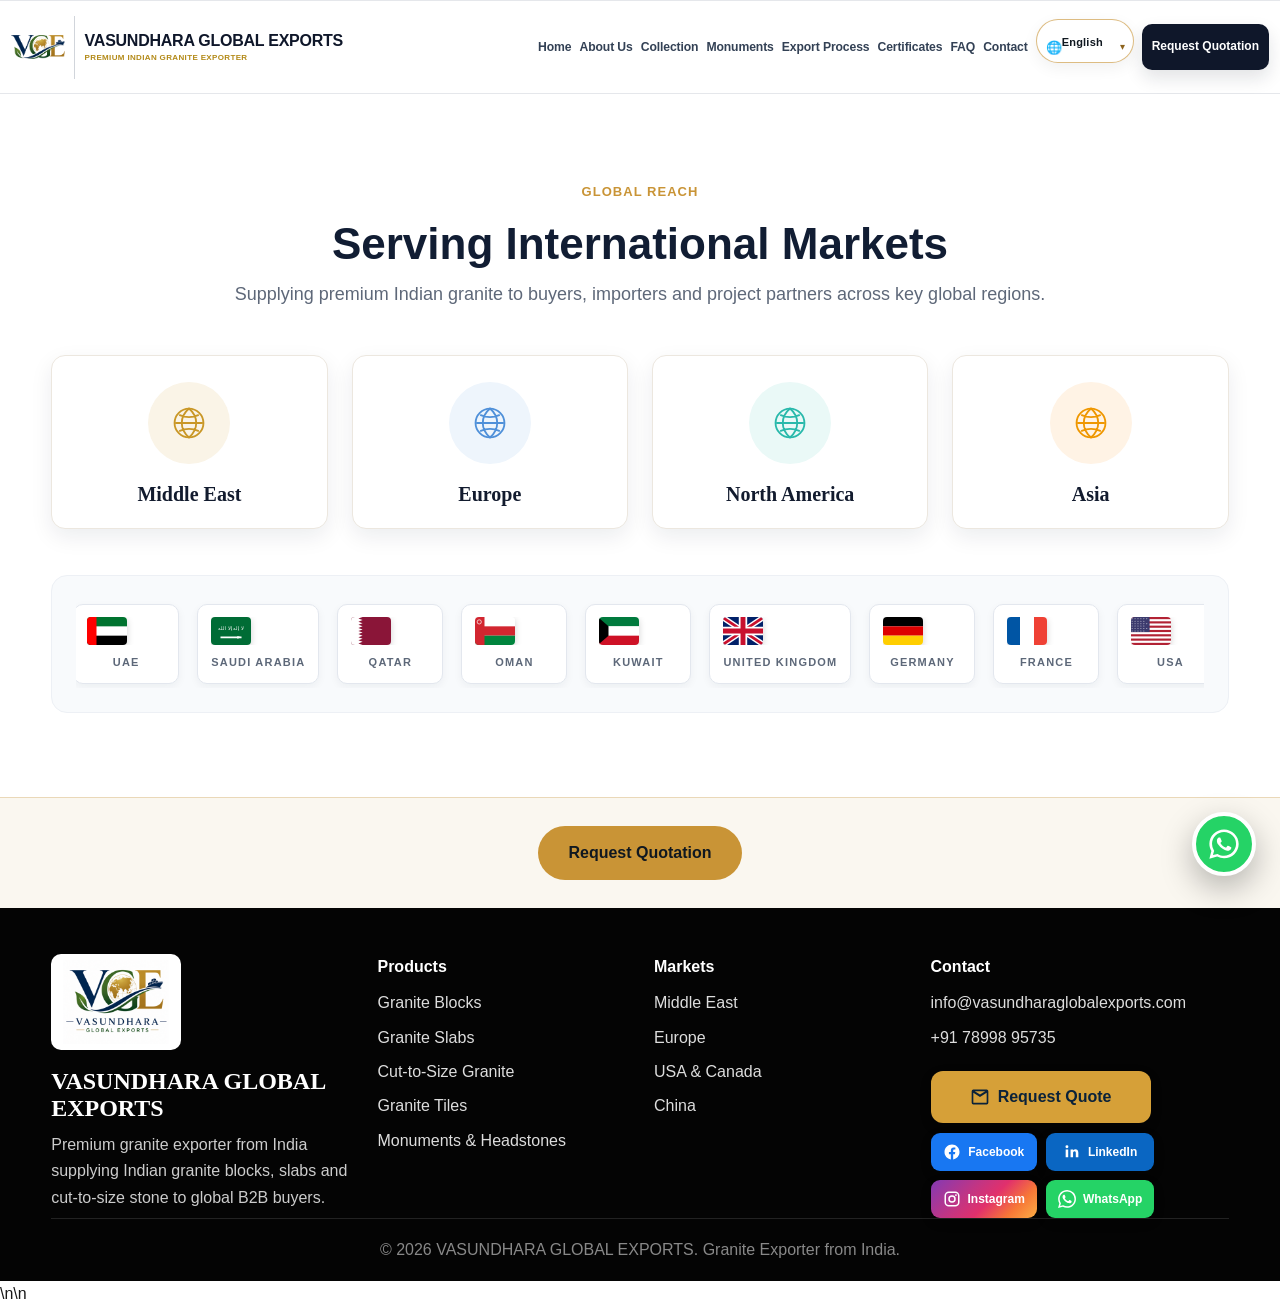
<file: markets.html>
<!DOCTYPE html>

<html lang="en-IN">
<head>
<meta charset="utf-8"/>
<meta content="width=device-width, initial-scale=1.0" name="viewport"/>
<link rel="icon" type="image/png" sizes="48x48" href="/favicon-48x48.png"/>
<link rel="icon" type="image/png" sizes="192x192" href="/favicon-192x192.png"/>
<link rel="shortcut icon" type="image/x-icon" href="/favicon.ico"/>
<link rel="apple-touch-icon" sizes="180x180" href="/apple-touch-icon.png"/>
<link rel="manifest" href="/site.webmanifest"/>
<title>Global Granite Export Markets | VASUNDHARA GLOBAL EXPORTS</title>

<meta content="VASUNDHARA GLOBAL EXPORTS supplies Indian granite to international buyers across the Middle East, Europe, USA, Canada and other global markets." name="description"/>
<meta content="granite exporter from India, granite export India, Indian granite supplier, granite slabs exporter India, granite blocks exporter India, Black Galaxy granite exporter, Absolute Black granite supplier, Tan Brown granite exporter, granite export to UAE, granite export to Saudi Arabia, granite export to USA, granite export to Canada, granite export to Europe, granite supplier India, natural stone exporter India" name="keywords"/>
<meta content="index, follow, max-image-preview:large, max-snippet:-1, max-video-preview:-1" name="robots"/>
<meta content="VASUNDHARA GLOBAL EXPORTS" name="author"/>
<link href="https://www.vasundharaglobalexports.com/markets.html" rel="canonical"/>
<link href="https://www.vasundharaglobalexports.com/markets.html" hreflang="en-in" rel="alternate"/>
<link href="https://www.vasundharaglobalexports.com/markets.html" hreflang="x-default" rel="alternate"/>
<meta content="website" property="og:type"/>
<meta content="VASUNDHARA GLOBAL EXPORTS" property="og:site_name"/>
<meta content="Global Granite Export Markets | VASUNDHARA GLOBAL EXPORTS" property="og:title"/>
<meta content="VASUNDHARA GLOBAL EXPORTS supplies Indian granite to international buyers across the Middle East, Europe, USA, Canada and other global markets." property="og:description"/>
<meta content="https://www.vasundharaglobalexports.com/markets.html" property="og:url"/>
<meta content="summary_large_image" name="twitter:card"/>
<meta content="Global Granite Export Markets | VASUNDHARA GLOBAL EXPORTS" name="twitter:title"/>
<meta content="VASUNDHARA GLOBAL EXPORTS supplies Indian granite to international buyers across the Middle East, Europe, USA, Canada and other global markets." name="twitter:description"/>
<script type="application/ld+json">{"@context":"https://schema.org","@graph":[{"@type":"Organization","@id":"https://www.vasundharaglobalexports.com/#organization","name":"VASUNDHARA GLOBAL EXPORTS","alternateName":"VGE","url":"https://www.vasundharaglobalexports.com/","logo":"https://www.vasundharaglobalexports.com/vge-logo-transparent.png","email":"info@vasundharaglobalexports.com","telephone":"+91 78998 95735","description":"Indian granite exporter supplying granite blocks, slabs, tiles and custom cut-to-size stone to international B2B buyers.","areaServed":["Middle East","Europe","United States","Canada","Asia"],"knowsAbout":["Indian Granite","Granite Blocks","Granite Slabs","Granite Tiles","Cut-to-size Granite","Natural Stone Export"]},{"@type":"WebSite","@id":"https://www.vasundharaglobalexports.com/#website","url":"https://www.vasundharaglobalexports.com/","name":"VASUNDHARA GLOBAL EXPORTS","publisher":{"@id":"https://www.vasundharaglobalexports.com/#organization"}},{"@type":"WebPage","@id":"https://www.vasundharaglobalexports.com/markets.html#webpage","url":"https://www.vasundharaglobalexports.com/markets.html","name":"Global Granite Export Markets | VASUNDHARA GLOBAL EXPORTS","description":"VASUNDHARA GLOBAL EXPORTS supplies Indian granite to international buyers across the Middle East, Europe, USA, Canada and other global markets.","isPartOf":{"@id":"https://www.vasundharaglobalexports.com/#website"},"about":{"@id":"https://www.vasundharaglobalexports.com/#organization"}},{"@type":"BreadcrumbList","itemListElement":[{"@type":"ListItem","position":1,"name":"Home","item":"https://www.vasundharaglobalexports.com/"},{"@type":"ListItem","position":2,"name":"Global Markets","item":"https://www.vasundharaglobalexports.com/markets.html"}]}]}</script>
<style>
:root{--black:#070707;--gold:#c99436;--gold2:#f0c36a;--cream:#f8f1e7;--line:#eadfcd;--muted:#666;--shadow:0 20px 50px rgba(0,0,0,.14)}
*{box-sizing:border-box;margin:0;padding:0}html{scroll-behavior:smooth}body{font-family:Arial,Helvetica,sans-serif;color:#171717;background:#fff;line-height:1.65}a{text-decoration:none;color:inherit}.container{width:min(1180px,92%);margin:auto}.topbar{background:#050505;color:#ddd;font-size:13px;padding:9px 0}.topbar .container{display:flex;justify-content:space-between;gap:15px;flex-wrap:wrap}.header{position:sticky;top:0;z-index:50;background:rgba(255,255,255,.96);backdrop-filter:blur(12px);box-shadow:0 1px 0 #eee}.nav{height:86px;display:flex;align-items:center;justify-content:space-between;gap:24px}.brand{display:flex;align-items:center;gap:10px;font-weight:900}.brand img{width:138px;max-height:74px;object-fit:contain}.navlinks{display:flex;align-items:center;gap:18px;font-weight:800;font-size:14px}.navlinks a:hover{color:var(--gold)}.cta{background:var(--gold);color:#111!important;padding:12px 18px;border-radius:999px}.menu{display:none;border:0;background:#111;color:#fff;border-radius:10px;padding:10px 13px;font-size:20px}.btn{display:inline-flex;align-items:center;justify-content:center;padding:14px 21px;border-radius:999px;font-weight:900;border:1px solid transparent;cursor:pointer}.btn-primary{background:var(--gold);color:#111}.btn-outline{border-color:#c99436;color:#111;background:#fff}.eyebrow,.micro{display:inline-block;color:var(--gold);font-weight:900;text-transform:uppercase;letter-spacing:.08em;font-size:13px;margin-bottom:10px}.hero{background:radial-gradient(circle at 80% 20%,rgba(201,148,54,.13),transparent 25%),linear-gradient(180deg,#fff 0%,#fbfaf7 100%);padding:86px 0 68px;border-bottom:1px solid #eee}.hero-grid{display:grid;grid-template-columns:1.05fr .95fr;gap:54px;align-items:center}h1,h2,h3{font-family:Georgia,serif;line-height:1.12}h1{font-size:60px;margin:10px 0 18px}h2{font-size:42px;margin-bottom:14px}h3{font-size:24px;margin-bottom:10px}.hero p{font-size:18px;color:#333;max-width:680px}.keyword-line{font-weight:900;color:#111;margin:12px 0}.actions{display:flex;gap:14px;flex-wrap:wrap;margin:26px 0}.trust{display:flex;gap:10px;flex-wrap:wrap}.trust span{background:#fff;border:1px solid var(--line);padding:8px 12px;border-radius:999px;font-weight:800;font-size:13px}.hero-panel{background:#111;color:#fff;border-radius:30px;padding:30px;box-shadow:var(--shadow);position:relative;overflow:hidden}.hero-panel:before{content:"";position:absolute;inset:-40%;background:radial-gradient(circle,rgba(201,148,54,.25),transparent 28%);animation:glow 7s linear infinite}@keyframes glow{to{transform:rotate(360deg)}}.hero-panel>*{position:relative}.hero-panel ul{margin-top:18px}.hero-panel li{list-style:none;border-bottom:1px solid rgba(255,255,255,.14);padding:13px 0}.hero-panel strong{color:var(--gold2)}.section{padding:86px 0}.soft{background:var(--cream)}.dark{background:#090909;color:#fff}.head{max-width:880px;margin:0 auto 38px;text-align:center}.head p,.muted{color:var(--muted)}.dark .head p,.dark .muted{color:#ccc}.grid-3{display:grid;grid-template-columns:repeat(3,1fr);gap:22px}.grid-2{display:grid;grid-template-columns:repeat(2,1fr);gap:28px;align-items:start}.card{background:#fff;border:1px solid var(--line);border-radius:24px;padding:26px;box-shadow:var(--shadow)}.dark .card{background:#151515;border-color:#282828}.product-card{display:flex;flex-direction:column;min-height:360px}.stone-swatch{height:145px;border-radius:18px;margin-bottom:18px;background:#222;box-shadow:inset 0 0 0 1px rgba(255,255,255,.16)}.swatch-1{background:radial-gradient(circle at 20% 30%,#d6a64c 0 2px,transparent 3px),radial-gradient(circle at 80% 60%,#bd8f36 0 2px,transparent 3px),#070707}.swatch-2{background:linear-gradient(135deg,#020202,#202020,#050505)}.swatch-3{background:radial-gradient(circle at 35% 40%,#8b5b38,transparent 18%),radial-gradient(circle at 75% 60%,#2d2d2d,transparent 20%),#5b3a26}.swatch-4{background:linear-gradient(135deg,#454545,#9b9b9b,#303030)}.swatch-5{background:linear-gradient(135deg,#7b1111,#bc4b2b,#3b1111)}.swatch-6{background:linear-gradient(135deg,#e9e5dd,#6e6e6e,#f7f4ec,#343434)}.product-card p{color:#666}.text-link{margin-top:auto;color:#9a6416;font-weight:900;padding-top:16px}.market-tags{display:flex;gap:10px;flex-wrap:wrap;justify-content:center}.market-tags a{background:#111;color:#fff;padding:11px 15px;border-radius:999px;font-weight:900;font-size:14px}.market-tags a:hover{background:var(--gold);color:#111}.process{counter-reset:step}.process .card{position:relative;padding-left:72px}.process .card:before{counter-increment:step;content:counter(step);position:absolute;left:24px;top:27px;width:34px;height:34px;border-radius:50%;display:grid;place-items:center;background:var(--gold);font-weight:900}.seo-copy p{margin-bottom:15px;color:#444}.seo-copy ul{margin-left:22px;color:#444}.quote{background:linear-gradient(135deg,#070707,#261909);color:#fff}.quote-grid{display:grid;grid-template-columns:.85fr 1.15fr;gap:38px}.form{background:#fff;color:#111;border-radius:26px;padding:28px;box-shadow:var(--shadow)}.row{display:grid;grid-template-columns:1fr 1fr;gap:12px}input,select,textarea{width:100%;padding:14px;border:1px solid #ddd;border-radius:12px;font:inherit;margin-bottom:12px}textarea{min-height:120px}.form .btn{width:100%;border:0}details{background:#fff;border:1px solid var(--line);border-radius:18px;padding:18px 20px;margin-bottom:12px;box-shadow:0 8px 22px rgba(0,0,0,.06)}summary{cursor:pointer;font-weight:900}details p{color:#555;margin-top:10px}.footer{background:#040404;color:#ccc;padding:46px 0 18px}.footer-grid{display:grid;grid-template-columns:1.4fr 1fr 1fr 1fr;gap:28px}.footer img{width:130px;background:#fff;border-radius:10px;padding:6px;margin-bottom:10px}.footer h3{color:var(--gold2)}.footer h4{color:#fff;margin-bottom:10px}.footer a{display:block;margin:7px 0;color:#ccc}.bottom{text-align:center;border-top:1px solid #222;margin-top:28px;padding-top:18px;color:#888}.whatsapp{position:fixed;right:20px;bottom:20px;background:#25d366;color:#fff;width:58px;height:58px;border-radius:50%;display:grid;place-items:center;font-size:26px;box-shadow:var(--shadow);z-index:80}@media(max-width:960px){.menu{display:block}.navlinks{display:none;position:absolute;top:86px;left:4%;right:4%;background:#fff;box-shadow:var(--shadow);border-radius:18px;padding:18px;flex-direction:column;align-items:flex-start}.navlinks.open{display:flex}.hero-grid,.grid-2,.quote-grid{grid-template-columns:1fr}.grid-3{grid-template-columns:repeat(2,1fr)}h1{font-size:44px}h2{font-size:34px}.footer-grid{grid-template-columns:1fr 1fr}}@media(max-width:620px){.grid-3,.row,.footer-grid{grid-template-columns:1fr}.section{padding:62px 0}.nav{height:76px}.navlinks{top:76px}h1{font-size:36px}.brand img{width:110px}}

.video-grid{display:grid;grid-template-columns:1.1fr .9fr;gap:34px;align-items:center}
.video-box{border-radius:28px;overflow:hidden;box-shadow:0 24px 60px rgba(0,0,0,.22);background:#111}
.video-box video{width:100%;display:block}
.timeline button{display:block;width:100%;text-align:left;background:#fff;border:1px solid #eadfcd;border-radius:18px;padding:18px;margin-bottom:12px;cursor:pointer}
.timeline button.active{background:#fff7e8;border-color:#c99436}
.timeline strong{display:block;font-size:18px}
@media(max-width:900px){.video-grid{grid-template-columns:1fr}}

.video-grid{display:grid;grid-template-columns:1.12fr .88fr;gap:34px;align-items:center}
.video-box{border-radius:28px;overflow:hidden;box-shadow:0 24px 60px rgba(0,0,0,.24);background:#111;border:1px solid rgba(201,148,54,.24)}
.video-box video{width:100%;display:block;aspect-ratio:16/9;object-fit:cover;background:#111}
.timeline{display:flex;flex-direction:column;gap:12px}
.timeline button{display:grid;grid-template-columns:48px 1fr;gap:14px;align-items:flex-start;width:100%;text-align:left;background:#fff;border:1px solid #eadfcd;border-radius:18px;padding:16px;cursor:pointer;transition:.22s}
.timeline button b{width:42px;height:42px;border-radius:50%;display:grid;place-items:center;background:#111;color:#c99436;font-weight:900}
.timeline button strong{display:block;color:#111;font-size:17px}
.timeline button small{display:block;color:#666;line-height:1.45;margin-top:3px}
.timeline button.active,.timeline button:hover{background:#fff7e8;border-color:#c99436;box-shadow:0 12px 28px rgba(201,148,54,.16)}
.timeline button.active b{background:#c99436;color:#111}
@media(max-width:900px){.video-grid{grid-template-columns:1fr}.video-box video{aspect-ratio:16/10}}

/* Right-side homepage granite block/slab preview */
.hero-product-showcase{
  background:#111;
  color:#fff;
  border:1px solid rgba(201,148,54,.38);
  border-radius:30px;
  padding:22px;
  box-shadow:0 24px 60px rgba(0,0,0,.24);
}
.showcase-title{text-align:center;margin-bottom:18px}
.showcase-title span{display:block;color:#c99436;font-size:13px;font-weight:900;letter-spacing:.12em;text-transform:uppercase}
.showcase-title strong{display:block;font-family:Georgia,serif;font-size:28px;line-height:1.15;margin-top:4px}
.hero-product-grid{display:grid;grid-template-columns:repeat(2,1fr);gap:16px}
.hero-product-card{overflow:hidden;border-radius:18px;border:1px solid rgba(255,255,255,.16);background:#080808;transition:transform .25s ease,border-color .25s ease,box-shadow .25s ease}
.hero-product-card:hover{transform:translateY(-5px);border-color:#c99436;box-shadow:0 16px 35px rgba(201,148,54,.14)}
.hero-product-img{position:relative;height:190px;overflow:hidden}
.hero-product-img img{width:100%;height:100%;object-fit:cover;display:block;transition:transform .45s ease}
.hero-product-card:hover img{transform:scale(1.055)}
.hero-product-img span{position:absolute;left:12px;top:12px;background:#c99436;color:#111;font-weight:900;font-size:12px;padding:5px 9px;border-radius:6px;box-shadow:0 8px 22px rgba(0,0,0,.28)}
.hero-product-info{padding:12px 14px 14px}
.hero-product-info h3{font-family:Arial,Helvetica,sans-serif;font-size:16px;line-height:1.25;margin:0 0 8px;color:#fff}
.hero-product-info p{color:#ddd;font-size:13px;margin:0}
.hero-product-info em{display:inline-block;width:1px;height:12px;background:rgba(255,255,255,.28);margin:0 9px;vertical-align:-2px}
.vge-seo-content{background:#0b0b0b;color:#cfcfcf;padding:60px 0;border-top:1px solid rgba(255,255,255,.08)}
.vge-seo-content .container{width:min(1180px,92%);margin:auto}
.vge-seo-content h2{color:#d7a54a;font-size:28px;margin:0 0 12px}
.vge-seo-content h3{color:#fff;font-size:20px;margin:28px 0 10px}
.vge-seo-content p,.vge-seo-content li{line-height:1.8;color:#cfcfcf}
.vge-seo-content ul{columns:2;gap:40px;margin-left:18px}
@media(max-width:960px){.hero-product-showcase{margin-top:26px}.hero-product-img{height:220px}}
@media(max-width:768px){.vge-seo-content ul{columns:1}}
@media(max-width:620px){.hero-product-grid{grid-template-columns:1fr}.hero-product-img{height:230px}}

/* Hero right-side granite block/slab preview */
.hero-product-showcase{
  background:#111;
  color:#fff;
  border:1px solid rgba(201,148,54,.38);
  border-radius:30px;
  padding:22px;
  box-shadow:0 24px 60px rgba(0,0,0,.24);
}
.showcase-title{text-align:center;margin-bottom:18px}
.showcase-title span{display:block;color:#c99436;font-size:13px;font-weight:900;letter-spacing:.12em;text-transform:uppercase}
.showcase-title strong{display:block;font-family:Georgia,serif;font-size:28px;line-height:1.15;margin-top:4px}
.hero-product-grid{display:grid;grid-template-columns:repeat(2,1fr);gap:16px}
.hero-product-card{overflow:hidden;border-radius:18px;border:1px solid rgba(255,255,255,.16);background:#080808;transition:transform .25s ease,border-color .25s ease,box-shadow .25s ease}
.hero-product-card:hover{transform:translateY(-5px);border-color:#c99436;box-shadow:0 16px 35px rgba(201,148,54,.14)}
.hero-product-img{position:relative;height:190px;overflow:hidden}
.hero-product-img img{width:100%;height:100%;object-fit:cover;display:block;transition:transform .45s ease}
.hero-product-card:hover img{transform:scale(1.055)}
.hero-product-img span{position:absolute;left:12px;top:12px;background:#c99436;color:#111;font-weight:900;font-size:12px;padding:5px 9px;border-radius:6px;box-shadow:0 8px 22px rgba(0,0,0,.28)}
.hero-product-info{padding:12px 14px 14px}
.hero-product-info h3{font-family:Arial,Helvetica,sans-serif;font-size:16px;line-height:1.25;margin:0 0 8px;color:#fff}
.hero-product-info p{color:#ddd;font-size:13px;margin:0}
.hero-product-info em{display:inline-block;width:1px;height:12px;background:rgba(255,255,255,.28);margin:0 9px;vertical-align:-2px}
@media(max-width:960px){.hero-product-showcase{margin-top:26px}.hero-product-img{height:220px}}
@media(max-width:620px){.hero-product-grid{grid-template-columns:1fr}.hero-product-img{height:230px}}

/* Hero right-side real granite block/slab preview */
.hero-product-showcase{
  background:#111;
  color:#fff;
  border:1px solid rgba(201,148,54,.38);
  border-radius:30px;
  padding:22px;
  box-shadow:0 24px 60px rgba(0,0,0,.24);
}
.showcase-title{text-align:center;margin-bottom:18px}
.showcase-title span{display:block;color:#c99436;font-size:13px;font-weight:900;letter-spacing:.12em;text-transform:uppercase}
.showcase-title strong{display:block;font-family:Georgia,serif;font-size:28px;line-height:1.15;margin-top:4px}
.hero-product-grid{display:grid;grid-template-columns:repeat(2,1fr);gap:16px}
.hero-product-card{overflow:hidden;border-radius:18px;border:1px solid rgba(255,255,255,.16);background:#080808;transition:transform .25s ease,border-color .25s ease,box-shadow .25s ease}
.hero-product-card:hover{transform:translateY(-5px);border-color:#c99436;box-shadow:0 16px 35px rgba(201,148,54,.14)}
.hero-product-img{position:relative;height:190px;overflow:hidden;background:#222}
.hero-product-img img{width:100%;height:100%;object-fit:cover;display:block;transition:transform .45s ease}
.hero-product-card:hover img{transform:scale(1.055)}
.hero-product-img span{position:absolute;left:12px;top:12px;background:#c99436;color:#111;font-weight:900;font-size:12px;padding:5px 9px;border-radius:6px;box-shadow:0 8px 22px rgba(0,0,0,.28)}
.hero-product-info{padding:12px 14px 14px}
.hero-product-info h3{font-family:Arial,Helvetica,sans-serif;font-size:16px;line-height:1.25;margin:0 0 8px;color:#fff}
.hero-product-info p{color:#ddd;font-size:13px;margin:0}
.hero-product-info em{display:inline-block;width:1px;height:12px;background:rgba(255,255,255,.28);margin:0 9px;vertical-align:-2px}
@media(max-width:960px){.hero-product-showcase{margin-top:26px}.hero-product-img{height:220px}}
@media(max-width:620px){.hero-product-grid{grid-template-columns:1fr}.hero-product-img{height:230px}}

/* FINAL FIX: homepage right-side Blocks & Slabs preview */
.hero .container.hero-grid{
  display:grid !important;
  grid-template-columns:1.02fr .98fr !important;
  gap:54px !important;
  align-items:center !important;
}
.hero-product-showcase{
  background:#111 !important;
  color:#fff !important;
  border:1px solid rgba(201,148,54,.38) !important;
  border-radius:22px !important;
  padding:18px !important;
  box-shadow:0 24px 60px rgba(0,0,0,.24) !important;
  width:100% !important;
}
.showcase-title{
  display:flex !important;
  align-items:center !important;
  justify-content:center !important;
  gap:14px !important;
  text-align:center !important;
  margin-bottom:14px !important;
}
.showcase-title:before,.showcase-title:after{
  content:"" !important;
  width:42px !important;
  height:1px !important;
  background:#c99436 !important;
  display:block !important;
}
.showcase-title span{
  display:block !important;
  color:#c99436 !important;
  font-size:14px !important;
  font-weight:900 !important;
  letter-spacing:.15em !important;
  text-transform:uppercase !important;
}
.showcase-title strong{display:none !important}
.hero-product-grid{
  display:grid !important;
  grid-template-columns:repeat(2,minmax(0,1fr)) !important;
  gap:14px !important;
}
.hero-product-card{
  overflow:hidden !important;
  border-radius:12px !important;
  border:1px solid rgba(255,255,255,.18) !important;
  background:#080808 !important;
  box-shadow:none !important;
}
.hero-product-img{
  position:relative !important;
  height:205px !important;
  overflow:hidden !important;
  background:#222 !important;
}
.hero-product-img img{
  width:100% !important;
  height:100% !important;
  object-fit:cover !important;
  display:block !important;
}
.hero-product-img span{
  position:absolute !important;
  left:12px !important;
  top:12px !important;
  background:#c99436 !important;
  color:#111 !important;
  font-weight:900 !important;
  font-size:16px !important;
  padding:5px 11px !important;
  border-radius:6px !important;
  box-shadow:0 8px 22px rgba(0,0,0,.28) !important;
}
.hero-product-info{
  padding:12px 16px 14px !important;
}
.hero-product-info h3{
  font-family:Georgia,serif !important;
  font-size:20px !important;
  line-height:1.2 !important;
  text-align:center !important;
  margin:0 0 7px !important;
  color:#fff !important;
}
.hero-product-info p{
  color:#eee !important;
  font-size:14px !important;
  text-align:center !important;
  margin:0 !important;
}
.hero-product-info em{display:none !important}
.hero-product-card:hover .hero-product-img img{
  transform:scale(1.04) !important;
  transition:transform .35s ease !important;
}
@media(max-width:960px){
  .hero .container.hero-grid{grid-template-columns:1fr !important}
  .hero-product-img{height:240px !important}
}
@media(max-width:620px){
  .hero-product-grid{grid-template-columns:1fr !important}
  .hero-product-img{height:230px !important}
}

/* FINAL PROCESS VIDEO FIX - homepage preserved */
.process-video-section{padding:90px 0 !important}
.process-video-layout{
  display:grid !important;
  grid-template-columns:1.22fr .78fr !important;
  gap:42px !important;
  align-items:stretch !important;
}
.process-video-box{
  border-radius:30px !important;
  overflow:hidden !important;
  background:#111 !important;
  box-shadow:0 28px 70px rgba(0,0,0,.26) !important;
  border:1px solid rgba(201,148,54,.22) !important;
  min-height:620px !important;
}
.process-video-box video{
  width:100% !important;
  height:100% !important;
  min-height:620px !important;
  object-fit:cover !important;
  display:block !important;
  aspect-ratio:auto !important;
}
.process-timeline-card{
  background:#fff !important;
  border-radius:34px !important;
  padding:42px 34px !important;
  box-shadow:0 24px 65px rgba(0,0,0,.16) !important;
  display:flex !important;
  flex-direction:column !important;
  justify-content:center !important;
  gap:0 !important;
  min-height:620px !important;
}
.process-timeline-card button{
  position:relative !important;
  display:grid !important;
  grid-template-columns:92px 1fr !important;
  gap:22px !important;
  align-items:center !important;
  width:100% !important;
  background:transparent !important;
  border:0 !important;
  border-radius:28px !important;
  padding:22px 24px !important;
  margin:0 !important;
  cursor:pointer !important;
  text-align:left !important;
  box-shadow:none !important;
}
.process-timeline-card button:not(:last-child)::after{
  content:"" !important;
  position:absolute !important;
  left:68px !important;
  top:78px !important;
  width:4px !important;
  height:40px !important;
  background:#eadfcd !important;
}
.process-timeline-card button b{
  width:72px !important;
  height:72px !important;
  border-radius:50% !important;
  display:grid !important;
  place-items:center !important;
  background:#ededed !important;
  color:#333 !important;
  font-size:22px !important;
  font-weight:900 !important;
}
.process-timeline-card button strong{
  display:block !important;
  color:#111 !important;
  font-family:Arial,Helvetica,sans-serif !important;
  font-size:26px !important;
  line-height:1.15 !important;
  margin-bottom:5px !important;
}
.process-timeline-card button small{
  display:block !important;
  color:#777 !important;
  font-size:19px !important;
  line-height:1.35 !important;
}
.process-timeline-card button.active{
  background:#fff7e8 !important;
  box-shadow:0 20px 50px rgba(201,148,54,.16) !important;
}
.process-timeline-card button.active b{
  background:#d49a2f !important;
  color:#111 !important;
}
@media(max-width:1100px){
  .process-video-layout{grid-template-columns:1fr !important}
  .process-video-box,.process-video-box video,.process-timeline-card{min-height:auto !important}
  .process-video-box video{height:auto !important;aspect-ratio:16/9 !important}
}
@media(max-width:620px){
  .process-timeline-card{padding:24px 16px !important;border-radius:24px !important}
  .process-timeline-card button{grid-template-columns:64px 1fr !important;padding:16px 14px !important}
  .process-timeline-card button b{width:54px !important;height:54px !important;font-size:17px !important}
  .process-timeline-card button strong{font-size:20px !important}
  .process-timeline-card button small{font-size:15px !important}
  .process-timeline-card button:not(:last-child)::after{left:40px !important;top:64px !important;height:28px !important}
}

/* CLEAN RECTANGLE VIDEO PROCESS SECTION */
.clean-process-section{
  padding:90px 0 !important;
}
.clean-process-head{
  margin-bottom:38px !important;
}
.clean-process-layout{
  display:grid !important;
  grid-template-columns:65% 35% !important;
  gap:28px !important;
  align-items:stretch !important;
}
.clean-video-card{
  background:#111 !important;
  border-radius:26px !important;
  overflow:hidden !important;
  box-shadow:0 28px 70px rgba(0,0,0,.24) !important;
  border:1px solid rgba(201,148,54,.22) !important;
  min-height:560px !important;
}
.clean-video-card video{
  width:100% !important;
  height:100% !important;
  min-height:560px !important;
  object-fit:cover !important;
  display:block !important;
}
.clean-process-steps{
  display:flex !important;
  flex-direction:column !important;
  gap:13px !important;
  background:#fff !important;
  border-radius:26px !important;
  padding:20px !important;
  box-shadow:0 28px 70px rgba(0,0,0,.14) !important;
  border:1px solid #eadfcd !important;
  min-height:560px !important;
}
.clean-process-steps button{
  flex:1 !important;
  width:100% !important;
  display:grid !important;
  grid-template-columns:58px 1fr !important;
  gap:16px !important;
  align-items:center !important;
  text-align:left !important;
  border:1px solid #eadfcd !important;
  background:#fff !important;
  border-radius:18px !important;
  padding:16px !important;
  margin:0 !important;
  cursor:pointer !important;
  transition:all .25s ease !important;
  box-shadow:none !important;
}
.clean-process-steps button:hover{
  transform:translateY(-2px) !important;
  border-color:#c99436 !important;
  box-shadow:0 14px 30px rgba(201,148,54,.12) !important;
}
.clean-process-steps button.active{
  background:#fff3dc !important;
  border-color:#c99436 !important;
  box-shadow:0 18px 42px rgba(201,148,54,.18) !important;
}
.clean-process-steps button b{
  width:48px !important;
  height:48px !important;
  border-radius:12px !important;
  display:grid !important;
  place-items:center !important;
  background:#111 !important;
  color:#c99436 !important;
  font-size:17px !important;
  font-weight:900 !important;
}
.clean-process-steps button.active b{
  background:#c99436 !important;
  color:#111 !important;
}
.clean-process-steps button strong{
  display:block !important;
  color:#111 !important;
  font-family:Arial,Helvetica,sans-serif !important;
  font-size:20px !important;
  line-height:1.18 !important;
  margin:0 0 4px !important;
}
.clean-process-steps button small{
  display:block !important;
  color:#666 !important;
  font-size:15px !important;
  line-height:1.35 !important;
}
@media(max-width:1100px){
  .clean-process-layout{
    grid-template-columns:1fr !important;
  }
  .clean-video-card,
  .clean-video-card video,
  .clean-process-steps{
    min-height:auto !important;
  }
  .clean-video-card video{
    aspect-ratio:16/9 !important;
    height:auto !important;
  }
}
@media(max-width:620px){
  .clean-process-section{padding:60px 0 !important}
  .clean-process-steps{padding:14px !important}
  .clean-process-steps button{
    grid-template-columns:48px 1fr !important;
    padding:14px !important;
  }
  .clean-process-steps button b{
    width:42px !important;
    height:42px !important;
    font-size:15px !important;
  }
  .clean-process-steps button strong{font-size:17px !important}
  .clean-process-steps button small{font-size:13px !important}
}

/* FINAL VIDEO ALIGNMENT ONLY - top heading preserved */
.final-process-section{
  padding:86px 0 !important;
}
.final-process-head{
  max-width:1180px !important;
  margin:0 auto 40px !important;
  text-align:center !important;
}
.final-process-head .eyebrow{
  color:#c99436 !important;
  font-weight:900 !important;
  letter-spacing:.14em !important;
  text-transform:uppercase !important;
  font-size:16px !important;
}
.final-process-head h2{
  font-family:Georgia,serif !important;
  font-size:58px !important;
  line-height:1.08 !important;
  margin:18px 0 0 !important;
  color:#111 !important;
}
.final-process-layout{
  display:grid !important;
  grid-template-columns:64% 36% !important;
  gap:30px !important;
  align-items:stretch !important;
}
.final-video-card{
  background:#111 !important;
  border-radius:22px !important;
  overflow:hidden !important;
  box-shadow:0 24px 60px rgba(0,0,0,.22) !important;
  border:1px solid rgba(201,148,54,.22) !important;
  height:560px !important;
}
.final-video-card video{
  width:100% !important;
  height:100% !important;
  object-fit:cover !important;
  display:block !important;
}
.final-process-cards{
  height:560px !important;
  display:grid !important;
  grid-template-rows:repeat(5,1fr) !important;
  gap:12px !important;
}
.final-process-cards button{
  display:grid !important;
  grid-template-columns:58px 1fr !important;
  gap:16px !important;
  align-items:center !important;
  width:100% !important;
  text-align:left !important;
  border:1px solid #eadfcd !important;
  background:#fff !important;
  border-radius:16px !important;
  padding:16px !important;
  cursor:pointer !important;
  box-shadow:0 10px 28px rgba(0,0,0,.05) !important;
  transition:all .22s ease !important;
  margin:0 !important;
}
.final-process-cards button:hover{
  transform:translateY(-2px) !important;
  border-color:#c99436 !important;
}
.final-process-cards button.active{
  background:#fff3dc !important;
  border-color:#c99436 !important;
  box-shadow:0 18px 38px rgba(201,148,54,.16) !important;
}
.final-process-cards button b{
  width:48px !important;
  height:48px !important;
  border-radius:12px !important;
  display:grid !important;
  place-items:center !important;
  background:#111 !important;
  color:#c99436 !important;
  font-weight:900 !important;
  font-size:17px !important;
}
.final-process-cards button.active b{
  background:#c99436 !important;
  color:#111 !important;
}
.final-process-cards button strong{
  display:block !important;
  font-family:Arial,Helvetica,sans-serif !important;
  color:#111 !important;
  font-size:19px !important;
  line-height:1.16 !important;
  margin:0 0 4px !important;
}
.final-process-cards button small{
  display:block !important;
  color:#666 !important;
  font-size:14px !important;
  line-height:1.35 !important;
}
@media(max-width:1100px){
  .final-process-layout{grid-template-columns:1fr !important}
  .final-video-card{height:auto !important}
  .final-video-card video{height:auto !important;aspect-ratio:16/9 !important}
  .final-process-cards{height:auto !important}
  .final-process-head h2{font-size:42px !important}
}
@media(max-width:620px){
  .final-process-section{padding:60px 0 !important}
  .final-process-head h2{font-size:34px !important}
  .final-process-head .eyebrow{font-size:13px !important}
  .final-process-cards button{grid-template-columns:48px 1fr !important;padding:14px !important}
  .final-process-cards button b{width:42px !important;height:42px !important;font-size:15px !important}
  .final-process-cards button strong{font-size:17px !important}
  .final-process-cards button small{font-size:13px !important}
}

/* FINAL GRANITE PRODUCTS IMAGE GRID */
.granite-products-section{
  background:#fff !important;
  padding:88px 0 !important;
}
.granite-products-section .head{
  text-align:center !important;
  max-width:900px !important;
  margin:0 auto 38px !important;
}
.granite-products-section .head h2{
  font-family:Georgia,serif !important;
  font-size:58px !important;
  line-height:1.05 !important;
  color:#111 !important;
  margin:12px 0 10px !important;
}
.granite-products-section .head p{
  color:#555 !important;
  font-size:22px !important;
  margin:0 !important;
}
.granite-products-grid{
  display:grid !important;
  grid-template-columns:repeat(3,1fr) !important;
  gap:22px !important;
}
.granite-product-card{
  position:relative !important;
  height:270px !important;
  border-radius:14px !important;
  overflow:hidden !important;
  background:#111 !important;
  box-shadow:0 20px 45px rgba(0,0,0,.14) !important;
  border:1px solid #eadfcd !important;
}
.granite-product-card img{
  width:100% !important;
  height:100% !important;
  object-fit:cover !important;
  display:block !important;
  transition:transform .45s ease !important;
}
.granite-product-card:hover img{
  transform:scale(1.06) !important;
}
.granite-product-overlay{
  position:absolute !important;
  left:0 !important;
  right:0 !important;
  bottom:0 !important;
  min-height:76px !important;
  display:grid !important;
  grid-template-columns:58px 1fr 34px !important;
  align-items:center !important;
  gap:12px !important;
  padding:14px 18px !important;
  background:linear-gradient(90deg,rgba(0,0,0,.92),rgba(0,0,0,.72)) !important;
  color:#fff !important;
}
.granite-product-overlay span{
  display:grid !important;
  place-items:center !important;
  width:42px !important;
  height:42px !important;
  border-radius:7px !important;
  background:#c99436 !important;
  color:#fff !important;
  font-weight:900 !important;
  font-size:18px !important;
}
.granite-product-overlay h3{
  font-family:Arial,Helvetica,sans-serif !important;
  color:#fff !important;
  font-size:21px !important;
  line-height:1.2 !important;
  margin:0 !important;
}
.granite-product-overlay b{
  font-size:30px !important;
  color:#fff !important;
  font-weight:400 !important;
}
.products-action{
  text-align:center !important;
  margin-top:34px !important;
}
.products-action .btn{
  min-width:260px !important;
}
@media(max-width:980px){
  .granite-products-grid{grid-template-columns:repeat(2,1fr) !important}
  .granite-products-section .head h2{font-size:44px !important}
}
@media(max-width:620px){
  .granite-products-grid{grid-template-columns:1fr !important}
  .granite-product-card{height:245px !important}
  .granite-products-section .head h2{font-size:36px !important}
  .granite-products-section .head p{font-size:18px !important}
}

/* Final cleanup after removed sections */
.section{padding-top:76px;padding-bottom:76px}
.section + .section{margin-top:0}
.granite-products-section{padding-top:76px!important;padding-bottom:76px!important}
footer{margin-top:0!important}

/* Certificates and registrations */
.certificates-section{
  background:linear-gradient(180deg,#fbf7f0 0%,#f6efe5 100%) !important;
  padding:86px 0 !important;
}
.certificates-section .head{
  text-align:center !important;
  max-width:920px !important;
  margin:0 auto 42px !important;
}
.certificates-section .head .eyebrow{
  color:#c58b22 !important;
  letter-spacing:.22em !important;
  text-transform:uppercase !important;
  font-weight:800 !important;
}
.certificates-section .head h2{
  font-family:Georgia,serif !important;
  font-size:52px !important;
  line-height:1.08 !important;
  color:#0d2038 !important;
  margin:10px 0 16px !important;
}
.certificates-section .head p{
  color:#5e6876 !important;
  font-size:18px !important;
  line-height:1.65 !important;
  margin:0 !important;
}
.certificates-grid{
  display:grid !important;
  grid-template-columns:repeat(2,minmax(0,1fr)) !important;
  gap:24px !important;
  max-width:1180px !important;
  margin:0 auto !important;
}
.certificate-card{
  position:relative !important;
  display:grid !important;
  grid-template-columns:92px minmax(0,1fr) !important;
  column-gap:24px !important;
  row-gap:14px !important;
  align-items:start !important;
  background:#fff !important;
  border:1px solid #e7dccb !important;
  border-radius:22px !important;
  min-height:330px !important;
  padding:30px !important;
  text-align:left !important;
  box-shadow:0 14px 36px rgba(13,32,56,.08) !important;
  overflow:hidden !important;
}
.certificate-card::before{
  content:"" !important;
  position:absolute !important;
  inset:0 0 auto !important;
  height:4px !important;
  background:linear-gradient(90deg,#b87a12,#e6b64f) !important;
}
.certificate-badge{
  grid-row:1 / span 5 !important;
  width:90px !important;
  height:90px !important;
  border-radius:18px !important;
  border:1px solid #e8e3da !important;
  background:#fbfaf7 !important;
  display:flex !important;
  align-items:center !important;
  justify-content:center !important;
  color:#0d2038 !important;
  box-shadow:inset 0 0 0 5px #fff !important;
}
.certificate-badge svg{width:58px !important;height:58px !important;display:block !important}
.certificate-card .certificate-heading{min-width:0 !important}
.certificate-card h3{
  font-family:Georgia,serif !important;
  color:#0d2038 !important;
  font-size:28px !important;
  line-height:1.15 !important;
  margin:0 0 5px !important;
}
.certificate-card .certificate-subtitle{
  color:#697386 !important;
  font-size:16px !important;
  line-height:1.4 !important;
  margin:0 !important;
}
.certificate-meta{
  grid-column:2 !important;
  margin-top:6px !important;
}
.certificate-meta span{
  display:block !important;
  color:#182235 !important;
  font-size:12px !important;
  font-weight:800 !important;
  letter-spacing:.08em !important;
  text-transform:uppercase !important;
  margin-bottom:6px !important;
}
.certificate-meta strong{
  display:block !important;
  color:#c58b22 !important;
  font-family:Arial,Helvetica,sans-serif !important;
  font-size:22px !important;
  line-height:1.2 !important;
  font-weight:900 !important;
  overflow-wrap:anywhere !important;
}
.certificate-description{
  grid-column:2 !important;
  color:#4e5968 !important;
  font-size:15px !important;
  line-height:1.62 !important;
  margin:0 !important;
}
.certificate-issuer{
  grid-column:2 !important;
  border-top:1px solid #ece7df !important;
  padding-top:14px !important;
  color:#697386 !important;
  font-size:13px !important;
  line-height:1.5 !important;
  margin-top:auto !important;
}
.certificate-issuer b{color:#182235 !important}
@media(max-width:980px){
  .certificates-section{padding:72px 0 !important}
  .certificates-section .head h2{font-size:44px !important}
  .certificates-grid{grid-template-columns:1fr !important;max-width:760px !important}
  .certificate-card{min-height:0 !important}
}
@media(max-width:620px){
  .certificates-section{padding:58px 0 !important}
  .certificates-section .container{padding-left:16px !important;padding-right:16px !important}
  .certificates-section .head{margin-bottom:28px !important}
  .certificates-section .head h2{font-size:34px !important;line-height:1.12 !important}
  .certificates-section .head p{font-size:15px !important;line-height:1.55 !important}
  .certificates-grid{gap:16px !important}
  .certificate-card{
    grid-template-columns:68px minmax(0,1fr) !important;
    column-gap:16px !important;
    row-gap:12px !important;
    border-radius:18px !important;
    padding:22px 18px !important;
  }
  .certificate-badge{width:66px !important;height:66px !important;border-radius:14px !important}
  .certificate-badge svg{width:43px !important;height:43px !important}
  .certificate-card h3{font-size:22px !important}
  .certificate-card .certificate-subtitle{font-size:14px !important}
  .certificate-meta strong{font-size:18px !important}
  .certificate-description{font-size:14px !important;line-height:1.55 !important}
  .certificate-issuer{font-size:12px !important}
}
@media(max-width:380px){
  .certificate-card{grid-template-columns:1fr !important}
  .certificate-badge{grid-row:auto !important;grid-column:1 !important}
  .certificate-card .certificate-heading,.certificate-meta,.certificate-description,.certificate-issuer{grid-column:1 !important}
}

/* Quote form field improvements */
form input, form select, form textarea{
  width:100%;
  box-sizing:border-box;
}
form select{
  appearance:auto;
}

/* Request quotation with contact and map */
.quote-contact-section{
  background:#fff !important;
  padding:88px 0 !important;
}
.quote-contact-grid{
  display:grid !important;
  grid-template-columns:1fr 1fr !important;
  gap:56px !important;
  align-items:start !important;
}
.quote-form-wrap h2,
.export-contact-wrap h2{
  font-family:Arial,Helvetica,sans-serif !important;
  color:#111827 !important;
  font-size:38px !important;
  line-height:1.15 !important;
  margin:0 0 28px !important;
  font-weight:900 !important;
}
.quote-form{
  display:flex !important;
  flex-direction:column !important;
  gap:14px !important;
}
.quote-form label{
  color:#374151 !important;
  font-weight:800 !important;
  font-size:16px !important;
  margin-top:8px !important;
}
.quote-form input,
.quote-form select,
.quote-form textarea{
  width:100% !important;
  box-sizing:border-box !important;
  border:1px solid #d5dbe5 !important;
  border-radius:10px !important;
  min-height:58px !important;
  padding:0 20px !important;
  font-size:18px !important;
  color:#111827 !important;
  background:#fff !important;
  outline:none !important;
  font-family:Arial,Helvetica,sans-serif !important;
}
.quote-form textarea{
  min-height:145px !important;
  padding-top:18px !important;
  resize:vertical !important;
}
.quote-form input::placeholder,
.quote-form textarea::placeholder{
  color:#9aa4b3 !important;
}
.quote-form select{
  appearance:auto !important;
}
.quote-form button{
  margin-top:20px !important;
  width:100% !important;
  min-height:62px !important;
  border:0 !important;
  border-radius:10px !important;
  background:#0f172a !important;
  color:#fff !important;
  font-size:20px !important;
  font-weight:900 !important;
  cursor:pointer !important;
}
.export-contact-wrap{
  display:flex !important;
  flex-direction:column !important;
  gap:28px !important;
}
.contact-card{
  display:grid !important;
  grid-template-columns:48px 1fr !important;
  gap:22px !important;
  align-items:center !important;
  background:#fff !important;
  border:1px solid #edf0f5 !important;
  border-radius:14px !important;
  padding:26px 32px !important;
  box-shadow:0 10px 24px rgba(0,0,0,.10) !important;
}
.contact-icon{
  color:#f59e0b !important;
  font-size:30px !important;
  line-height:1 !important;
}
.contact-card h3{
  font-family:Arial,Helvetica,sans-serif !important;
  color:#111827 !important;
  font-size:20px !important;
  margin:0 0 10px !important;
  font-weight:900 !important;
}
.contact-card p{
  color:#374151 !important;
  font-size:19px !important;
  margin:0 !important;
  line-height:1.5 !important;
}
.map-card{
  overflow:hidden !important;
  border-radius:14px !important;
  border:1px solid #e5e7eb !important;
  box-shadow:0 12px 28px rgba(0,0,0,.10) !important;
  height:360px !important;
  background:#f3f4f6 !important;
}
.map-card iframe{
  width:100% !important;
  height:100% !important;
  border:0 !important;
  display:block !important;
}
@media(max-width:980px){
  .quote-contact-grid{grid-template-columns:1fr !important}
  .quote-form-wrap h2,.export-contact-wrap h2{font-size:32px !important}
}
@media(max-width:620px){
  .quote-contact-section{padding:60px 0 !important}
  .contact-card{grid-template-columns:38px 1fr !important;padding:22px !important}
  .map-card{height:300px !important}
}

/* Final quote layout: contact left, form right */
.quote-left-contact-right-form{
  grid-template-columns:1fr 1fr !important;
}
.contact-card-link{
  text-decoration:none !important;
  color:inherit !important;
}
.contact-card-link:hover{
  transform:translateY(-2px) !important;
  border-color:#c99436 !important;
  box-shadow:0 16px 34px rgba(201,148,54,.16) !important;
}

/* Contact map below email */
.export-contact-wrap .map-card{
  margin-top:0 !important;
  width:100% !important;
}

.open-map-link{
  display:inline-flex !important;
  justify-content:center !important;
  align-items:center !important;
  min-height:48px !important;
  border-radius:10px !important;
  background:#0f172a !important;
  color:#fff !important;
  text-decoration:none !important;
  font-weight:900 !important;
  margin-top:-12px !important;
}

/* Compact quotation/contact section */
.quote-contact-section{
  padding:58px 0 !important;
}
.quote-contact-grid{
  gap:34px !important;
}
.quote-form-wrap h2,
.export-contact-wrap h2{
  font-size:30px !important;
  margin-bottom:20px !important;
}
.quote-form{
  gap:10px !important;
}
.quote-form label{
  font-size:14px !important;
  margin-top:5px !important;
}
.quote-form input,
.quote-form select,
.quote-form textarea{
  min-height:48px !important;
  padding:0 15px !important;
  font-size:15px !important;
  border-radius:8px !important;
}
.quote-form textarea{
  min-height:105px !important;
  padding-top:14px !important;
}
.quote-form button{
  min-height:52px !important;
  font-size:17px !important;
  margin-top:14px !important;
}
.export-contact-wrap{
  gap:18px !important;
}
.contact-card{
  grid-template-columns:38px 1fr !important;
  gap:16px !important;
  padding:19px 22px !important;
  border-radius:12px !important;
}
.contact-icon{
  font-size:24px !important;
}
.contact-card h3{
  font-size:17px !important;
  margin-bottom:6px !important;
}
.contact-card p{
  font-size:16px !important;
  line-height:1.4 !important;
}
.map-card{
  height:260px !important;
  border-radius:12px !important;
}
.open-map-link{
  min-height:42px !important;
  font-size:14px !important;
}
@media(max-width:620px){
  .quote-contact-section{padding:44px 0 !important}
  .quote-form-wrap h2,.export-contact-wrap h2{font-size:26px !important}
  .map-card{height:230px !important}
}

/* Enhanced Featured Indian Granite Collection */
.enhanced-products-section{
  background:#fff !important;
  padding:88px 0 !important;
}
.enhanced-products-grid{
  display:grid !important;
  grid-template-columns:repeat(3,1fr) !important;
  gap:24px !important;
}
.enhanced-product-card{
  background:#fff !important;
  border:1px solid #eadfcd !important;
  border-radius:22px !important;
  overflow:hidden !important;
  box-shadow:0 18px 45px rgba(0,0,0,.10) !important;
  display:flex !important;
  flex-direction:column !important;
}
.granite-product-image{
  position:relative !important;
  height:235px !important;
  overflow:hidden !important;
  background:#111 !important;
}
.granite-product-image img{
  width:100% !important;
  height:100% !important;
  object-fit:cover !important;
  display:block !important;
  transition:transform .45s ease !important;
}
.enhanced-product-card:hover .granite-product-image img{
  transform:scale(1.06) !important;
}
.product-number{
  position:absolute !important;
  top:15px !important;
  left:15px !important;
  width:42px !important;
  height:42px !important;
  display:grid !important;
  place-items:center !important;
  background:#c99436 !important;
  color:#111 !important;
  border-radius:10px !important;
  font-weight:900 !important;
}
.granite-product-content{
  padding:22px !important;
  display:flex !important;
  flex-direction:column !important;
  flex:1 !important;
}
.granite-product-content h3{
  color:#111 !important;
  font-size:23px !important;
  line-height:1.2 !important;
  margin:0 0 10px !important;
  font-family:Georgia,serif !important;
}
.granite-product-content p{
  color:#666 !important;
  font-size:15px !important;
  line-height:1.55 !important;
  margin:0 0 15px !important;
}
.product-chips{
  display:flex !important;
  flex-wrap:wrap !important;
  gap:8px !important;
  margin:auto 0 18px !important;
}
.product-chips span{
  background:#f8f1e7 !important;
  color:#4a3b26 !important;
  border:1px solid #eadfcd !important;
  border-radius:999px !important;
  padding:5px 9px !important;
  font-size:12px !important;
  font-weight:800 !important;
}
.product-actions{
  display:grid !important;
  grid-template-columns:1fr 1fr !important;
  gap:10px !important;
}
.view-details-btn,
.request-quote-mini{
  min-height:44px !important;
  border-radius:999px !important;
  display:inline-flex !important;
  align-items:center !important;
  justify-content:center !important;
  font-size:14px !important;
  font-weight:900 !important;
  cursor:pointer !important;
}
.view-details-btn{
  background:#111 !important;
  color:#fff !important;
  border:0 !important;
}
.request-quote-mini{
  background:#c99436 !important;
  color:#111 !important;
  text-decoration:none !important;
}
.product-details-modal{
  display:none !important;
  position:fixed !important;
  inset:0 !important;
  z-index:9999 !important;
  background:rgba(0,0,0,.76) !important;
  padding:24px !important;
  overflow:auto !important;
}
.product-details-modal.open{
  display:grid !important;
  place-items:center !important;
}
.product-details-box{
  position:relative !important;
  background:#fff !important;
  border-radius:26px !important;
  max-width:980px !important;
  width:100% !important;
  padding:28px !important;
  box-shadow:0 30px 80px rgba(0,0,0,.34) !important;
}
.product-modal-close{
  position:absolute !important;
  top:12px !important;
  right:18px !important;
  border:0 !important;
  background:transparent !important;
  font-size:38px !important;
  line-height:1 !important;
  cursor:pointer !important;
  color:#111 !important;
}
.product-modal-grid{
  display:grid !important;
  grid-template-columns:.92fr 1.08fr !important;
  gap:28px !important;
  align-items:start !important;
}
.product-modal-image{
  border-radius:20px !important;
  overflow:hidden !important;
  min-height:420px !important;
  background:#111 !important;
}
.product-modal-image img{
  width:100% !important;
  height:420px !important;
  object-fit:cover !important;
  display:block !important;
}
.product-modal-content h2{
  font-family:Georgia,serif !important;
  font-size:42px !important;
  line-height:1.08 !important;
  margin:8px 0 14px !important;
  color:#111 !important;
}
.product-modal-content p{
  color:#555 !important;
  font-size:17px !important;
  line-height:1.65 !important;
}
.product-specs{
  display:grid !important;
  grid-template-columns:1fr 1fr !important;
  gap:12px !important;
  margin:20px 0 !important;
}
.product-specs div{
  background:#f8f1e7 !important;
  border:1px solid #eadfcd !important;
  border-radius:14px !important;
  padding:14px !important;
}
.product-specs strong{
  display:block !important;
  color:#111 !important;
  font-size:14px !important;
  margin-bottom:5px !important;
}
.product-specs span{
  display:block !important;
  color:#555 !important;
  font-size:14px !important;
  line-height:1.4 !important;
}
.modal-quote-btn{
  display:inline-flex !important;
  align-items:center !important;
  justify-content:center !important;
  min-height:50px !important;
  padding:0 24px !important;
  border-radius:999px !important;
  background:#c99436 !important;
  color:#111 !important;
  font-weight:900 !important;
  text-decoration:none !important;
}
.product-modal-actions{
  display:flex !important;
  flex-wrap:wrap !important;
  gap:12px !important;
  align-items:center !important;
}
.modal-close-action{
  display:inline-flex !important;
  align-items:center !important;
  justify-content:center !important;
  min-height:50px !important;
  padding:0 24px !important;
  border-radius:999px !important;
  border:1px solid #c8cdd3 !important;
  background:#fff !important;
  color:#162a42 !important;
  font-weight:900 !important;
  cursor:pointer !important;
}
@media(max-width:980px){
  .enhanced-products-grid{grid-template-columns:repeat(2,1fr) !important}
  .product-modal-grid{grid-template-columns:1fr !important}
  .product-modal-image,.product-modal-image img{height:320px !important;min-height:320px !important}
}
@media(max-width:620px){
  .enhanced-products-grid{grid-template-columns:1fr !important}
  .product-actions{grid-template-columns:1fr !important}
  .product-specs{grid-template-columns:1fr !important}
  .product-modal-content h2{font-size:32px !important}
}

/* Product details directly under images */
.product-details-under-image{
  display:flex !important;
  flex-direction:column !important;
  background:#fff !important;
  border:1px solid #eadfcd !important;
  border-radius:22px !important;
  overflow:hidden !important;
  box-shadow:0 18px 45px rgba(0,0,0,.10) !important;
}
.product-details-under-image .granite-product-image{
  height:245px !important;
  position:relative !important;
  overflow:hidden !important;
  background:#111 !important;
}
.product-details-under-image .granite-product-image img{
  width:100% !important;
  height:100% !important;
  object-fit:cover !important;
  display:block !important;
}
.product-details-under-image .granite-product-content{
  padding:22px !important;
  display:flex !important;
  flex-direction:column !important;
  flex:1 !important;
}
.product-details-under-image .granite-product-content h3{
  font-family:Georgia,serif !important;
  font-size:24px !important;
  line-height:1.2 !important;
  color:#111 !important;
  margin:0 0 10px !important;
}
.product-details-under-image .granite-product-content p{
  color:#555 !important;
  font-size:15px !important;
  line-height:1.6 !important;
  margin:0 0 10px !important;
}
.product-details-under-image .product-sub-detail{
  color:#333 !important;
  font-weight:700 !important;
}
.product-details-under-image .product-actions{
  margin-top:auto !important;
}

/* FINAL: product images on top, details under image, quotation only inside popup */
.final-products-grid{
  display:grid !important;
  grid-template-columns:repeat(3,1fr) !important;
  gap:24px !important;
}
.final-product-card{
  background:#fff !important;
  border:1px solid #eadfcd !important;
  border-radius:22px !important;
  overflow:hidden !important;
  box-shadow:0 18px 45px rgba(0,0,0,.10) !important;
  display:flex !important;
  flex-direction:column !important;
}
.final-product-image{
  height:245px !important;
  position:relative !important;
  overflow:hidden !important;
  background:#111 !important;
}
.final-product-image img{
  width:100% !important;
  height:100% !important;
  object-fit:cover !important;
  display:block !important;
  transition:transform .45s ease !important;
}
.final-product-card:hover .final-product-image img{
  transform:scale(1.06) !important;
}
.final-product-image span{
  position:absolute !important;
  top:15px !important;
  left:15px !important;
  width:42px !important;
  height:42px !important;
  border-radius:10px !important;
  display:grid !important;
  place-items:center !important;
  background:#c99436 !important;
  color:#111 !important;
  font-weight:900 !important;
}
.final-product-content{
  padding:22px !important;
  display:flex !important;
  flex-direction:column !important;
  flex:1 !important;
}
.final-product-content h3{
  font-family:Georgia,serif !important;
  font-size:24px !important;
  line-height:1.2 !important;
  color:#111 !important;
  margin:0 0 10px !important;
}
.final-product-content p{
  color:#555 !important;
  font-size:15px !important;
  line-height:1.6 !important;
  margin:0 0 10px !important;
}
.final-product-available{
  color:#333 !important;
  font-weight:700 !important;
}
.final-view-btn{
  width:100% !important;
  margin-top:auto !important;
  min-height:46px !important;
  border-radius:999px !important;
  background:#111 !important;
  color:#fff !important;
  border:0 !important;
  font-weight:900 !important;
  cursor:pointer !important;
}
.final-view-btn:hover{
  background:#c99436 !important;
  color:#111 !important;
}
.product-details-modal{
  display:none !important;
  position:fixed !important;
  inset:0 !important;
  z-index:9999 !important;
  background:rgba(0,0,0,.76) !important;
  padding:24px !important;
  overflow:auto !important;
}
.product-details-modal.open{
  display:grid !important;
  place-items:center !important;
}
.product-details-box{
  position:relative !important;
  background:#fff !important;
  border-radius:26px !important;
  max-width:1040px !important;
  width:100% !important;
  padding:28px !important;
  box-shadow:0 30px 80px rgba(0,0,0,.34) !important;
}
.product-modal-close{
  position:absolute !important;
  top:12px !important;
  right:18px !important;
  border:0 !important;
  background:transparent !important;
  font-size:38px !important;
  line-height:1 !important;
  cursor:pointer !important;
  color:#111 !important;
}
.product-modal-grid{
  display:grid !important;
  grid-template-columns:.92fr 1.08fr !important;
  gap:28px !important;
  align-items:start !important;
}
.product-modal-image{
  border-radius:20px !important;
  overflow:hidden !important;
  min-height:440px !important;
  background:#111 !important;
}
.product-modal-image img{
  width:100% !important;
  height:440px !important;
  object-fit:cover !important;
  display:block !important;
}
.product-modal-content h2{
  font-family:Georgia,serif !important;
  font-size:42px !important;
  line-height:1.08 !important;
  margin:8px 0 14px !important;
  color:#111 !important;
}
.product-modal-content p{
  color:#555 !important;
  font-size:17px !important;
  line-height:1.65 !important;
}
.product-specs{
  display:grid !important;
  grid-template-columns:1fr 1fr !important;
  gap:12px !important;
  margin:20px 0 !important;
}
.product-specs div{
  background:#f8f1e7 !important;
  border:1px solid #eadfcd !important;
  border-radius:14px !important;
  padding:14px !important;
}
.product-specs div.wide{
  grid-column:1/-1 !important;
}
.product-specs strong{
  display:block !important;
  color:#111 !important;
  font-size:14px !important;
  margin-bottom:5px !important;
}
.product-specs span{
  display:block !important;
  color:#555 !important;
  font-size:14px !important;
  line-height:1.4 !important;
}
.modal-quote-btn{
  display:inline-flex !important;
  align-items:center !important;
  justify-content:center !important;
  min-height:52px !important;
  padding:0 28px !important;
  border-radius:999px !important;
  background:#c99436 !important;
  color:#111 !important;
  font-weight:900 !important;
  text-decoration:none !important;
}
@media(max-width:980px){
  .final-products-grid{grid-template-columns:repeat(2,1fr) !important}
  .product-modal-grid{grid-template-columns:1fr !important}
  .product-modal-image,.product-modal-image img{height:320px !important;min-height:320px !important}
}
@media(max-width:620px){
  .final-products-grid{grid-template-columns:1fr !important}
  .product-specs{grid-template-columns:1fr !important}
  .product-modal-content h2{font-size:32px !important}
}

/* ABSOLUTE FIX: show product images above details */
.granite-products-section .final-products-grid,
.granite-products-section .enhanced-products-grid,
.granite-products-section .granite-products-grid{
  display:grid !important;
  grid-template-columns:repeat(3,1fr) !important;
  gap:26px !important;
  align-items:stretch !important;
}
.granite-products-section .final-product-card,
.granite-products-section .product-details-under-image,
.granite-products-section .enhanced-product-card,
.granite-products-section .granite-product-card{
  display:flex !important;
  flex-direction:column !important;
  height:auto !important;
  min-height:0 !important;
  max-height:none !important;
  overflow:visible !important;
  border-radius:22px !important;
  background:#fff !important;
  border:1px solid #eadfcd !important;
  box-shadow:0 18px 45px rgba(0,0,0,.10) !important;
}
.granite-products-section .final-product-image,
.granite-products-section .granite-product-image,
.granite-products-section .hero-product-img{
  display:block !important;
  position:relative !important;
  width:100% !important;
  height:245px !important;
  min-height:245px !important;
  max-height:245px !important;
  overflow:hidden !important;
  background:#111 !important;
  border-radius:22px 22px 0 0 !important;
  flex:none !important;
}
.granite-products-section .final-product-image img,
.granite-products-section .granite-product-image img,
.granite-products-section .hero-product-img img{
  display:block !important;
  width:100% !important;
  height:100% !important;
  min-height:245px !important;
  object-fit:cover !important;
  object-position:center !important;
  opacity:1 !important;
  visibility:visible !important;
  transform:none !important;
}
.granite-products-section .final-product-content,
.granite-products-section .granite-product-content,
.granite-products-section .hero-product-info{
  display:flex !important;
  flex-direction:column !important;
  padding:22px !important;
  flex:1 !important;
  background:#fff !important;
  border-radius:0 0 22px 22px !important;
}
.granite-products-section .final-view-btn,
.granite-products-section .view-details-btn{
  display:inline-flex !important;
  width:100% !important;
  min-height:48px !important;
  margin-top:auto !important;
  align-items:center !important;
  justify-content:center !important;
  border-radius:999px !important;
  background:#111 !important;
  color:#fff !important;
  border:0 !important;
  font-weight:900 !important;
  cursor:pointer !important;
}
.granite-products-section .request-quote-mini{
  display:none !important;
}
@media(max-width:980px){
  .granite-products-section .final-products-grid,
  .granite-products-section .enhanced-products-grid,
  .granite-products-section .granite-products-grid{
    grid-template-columns:repeat(2,1fr) !important;
  }
}
@media(max-width:620px){
  .granite-products-section .final-products-grid,
  .granite-products-section .enhanced-products-grid,
  .granite-products-section .granite-products-grid{
    grid-template-columns:1fr !important;
  }
}

/* Remove image number badges and add premium image overlays */
.granite-products-section .final-product-image,
.granite-products-section .granite-product-image,
.hero-product-img{
  position:relative !important;
}
.granite-products-section .final-product-image > span,
.granite-products-section .granite-product-image > span,
.hero-product-img > span,
.product-number{
  display:none !important;
}
.final-image-label,
.hero-image-label{
  position:absolute !important;
  left:0 !important;
  right:0 !important;
  bottom:0 !important;
  padding:42px 18px 16px !important;
  background:linear-gradient(180deg,rgba(0,0,0,0),rgba(0,0,0,.78)) !important;
  color:#fff !important;
  font-weight:900 !important;
  font-size:18px !important;
  line-height:1.2 !important;
  text-shadow:0 2px 10px rgba(0,0,0,.55) !important;
  z-index:2 !important;
}
.hero-image-label{
  text-align:left !important;
  font-size:15px !important;
  padding:34px 12px 12px !important;
}
.granite-products-section .final-product-image img,
.granite-products-section .granite-product-image img,
.hero-product-img img{
  transition:transform .45s ease !important;
}
.granite-products-section .final-product-card:hover img,
.granite-products-section .granite-product-card:hover img,
.hero-product-card:hover img{
  transform:scale(1.055) !important;
}

/* Homepage Blocks & Slabs Preview cleanup */
.hero-product-card .hero-image-label{
  display:none !important;
}
.hero-product-card .hero-product-info{
  padding:18px 14px 20px !important;
  min-height:auto !important;
}
.hero-product-card .hero-product-info h3{
  margin:0 !important;
  text-align:center !important;
  color:#fff !important;
  font-family:Georgia,serif !important;
  font-size:25px !important;
  line-height:1.15 !important;
  font-weight:900 !important;
}
.hero-product-card .hero-product-info p{
  display:none !important;
}
.hero-product-card .hero-product-img{
  height:235px !important;
}
.hero-product-card .hero-product-img img{
  object-fit:cover !important;
  object-position:center center !important;
}
/* crop Black Galaxy slab texture slightly lower to remove top white strip */
.hero-product-card img[src="black-galaxy-granite-slab.png"]{
  object-position:center 58% !important;
  transform:scale(1.08) !important;
}
.hero-product-card:hover img[src="black-galaxy-granite-slab.png"]{
  transform:scale(1.12) !important;
}

/* Export Markets moving flags section */
.export-markets-section{
  position:relative !important;
  overflow:hidden !important;
  background:
    radial-gradient(circle at 22% 35%, rgba(201,148,54,.08), transparent 24%),
    radial-gradient(circle at 78% 38%, rgba(201,148,54,.08), transparent 24%),
    #fffaf3 !important;
  padding:82px 0 58px !important;
}
.export-markets-section:before{
  content:"" !important;
  position:absolute !important;
  inset:0 !important;
  background:
    linear-gradient(90deg, transparent 49%, rgba(201,148,54,.12) 50%, transparent 51%),
    radial-gradient(circle, rgba(201,148,54,.16) 1px, transparent 1.5px) !important;
  background-size:100% 100%, 12px 12px !important;
  opacity:.18 !important;
  pointer-events:none !important;
}
.export-markets-section .container{
  position:relative !important;
  z-index:2 !important;
}
.export-markets-head{
  margin-bottom:44px !important;
}
.export-markets-head h2{
  font-family:Georgia,serif !important;
  font-size:54px !important;
  line-height:1.05 !important;
  color:#111 !important;
  margin:10px 0 10px !important;
  text-transform:uppercase !important;
}
.export-markets-head p{
  max-width:760px !important;
  margin:0 auto !important;
  color:#333 !important;
  font-size:18px !important;
  line-height:1.7 !important;
}
.market-divider{
  display:flex !important;
  align-items:center !important;
  justify-content:center !important;
  gap:16px !important;
  margin:16px 0 20px !important;
}
.market-divider span{
  width:72px !important;
  height:2px !important;
  background:#c99436 !important;
}
.market-divider b{
  color:#111 !important;
  font-size:24px !important;
  font-weight:400 !important;
}
.markets-marquee{
  overflow:hidden !important;
  width:100% !important;
  padding:18px 0 8px !important;
  mask-image:linear-gradient(90deg, transparent, #000 7%, #000 93%, transparent) !important;
  -webkit-mask-image:linear-gradient(90deg, transparent, #000 7%, #000 93%, transparent) !important;
}
.markets-track{
  display:flex !important;
  align-items:center !important;
  gap:28px !important;
  width:max-content !important;
  animation:vgeMarketsMove 28s linear infinite !important;
}
.markets-marquee:hover .markets-track{
  animation-play-state:paused !important;
}
.market-item{
  display:flex !important;
  flex-direction:column !important;
  align-items:center !important;
  justify-content:center !important;
  min-width:120px !important;
  gap:9px !important;
}
.market-item .flag{
  width:72px !important;
  height:72px !important;
  border-radius:50% !important;
  display:grid !important;
  place-items:center !important;
  background:#fff !important;
  box-shadow:0 10px 24px rgba(0,0,0,.12) !important;
  font-size:42px !important;
  overflow:hidden !important;
}
.market-item strong{
  color:#111 !important;
  font-size:14px !important;
  line-height:1.2 !important;
  text-transform:uppercase !important;
  white-space:nowrap !important;
}
.market-dot{
  width:8px !important;
  height:8px !important;
  border-radius:50% !important;
  background:#b88728 !important;
  flex:none !important;
}
.moving-market-note{
  display:flex !important;
  align-items:center !important;
  justify-content:center !important;
  gap:22px !important;
  margin-top:28px !important;
  color:#b88728 !important;
  font-size:18px !important;
}
.moving-market-note span{
  width:130px !important;
  height:1px !important;
  background:#b88728 !important;
}
.market-whatsapp{
  position:absolute !important;
  right:34px !important;
  bottom:52px !important;
  width:64px !important;
  height:64px !important;
  border-radius:50% !important;
  background:#20b455 !important;
  color:#fff !important;
  font-size:0 !important;
  display:grid !important;
  place-items:center !important;
  box-shadow:0 10px 30px rgba(32,180,85,.35) !important;
  border:5px solid #fff !important;
  z-index:4 !important;
}
.market-whatsapp:before{
  content:"☏" !important;
  font-size:38px !important;
  line-height:1 !important;
  transform:rotate(-18deg) !important;
}
@keyframes vgeMarketsMove{
  from{ transform:translateX(-50%) !important; }
  to{ transform:translateX(0) !important; }
}
@media(max-width:760px){
  .export-markets-head h2{font-size:38px !important}
  .market-item{min-width:100px !important}
  .market-item .flag{width:58px !important;height:58px !important;font-size:34px !important}
  .moving-market-note span{width:70px !important}
  .market-whatsapp{right:18px;bottom:34px;width:56px;height:56px}
}

/* FINAL Export Markets marquee and global WhatsApp */
.final-moving-markets{
  position:relative !important;
  overflow:hidden !important;
  background:
    radial-gradient(circle at 22% 42%, rgba(201,148,54,.06), transparent 27%),
    radial-gradient(circle at 78% 42%, rgba(201,148,54,.06), transparent 27%),
    #fffaf3 !important;
  padding:78px 0 52px !important;
}
.final-moving-markets:before{
  content:"" !important;
  position:absolute !important;
  inset:0 !important;
  background:
    radial-gradient(circle, rgba(201,148,54,.16) 1px, transparent 1.4px) !important;
  background-size:10px 10px !important;
  opacity:.16 !important;
  pointer-events:none !important;
}
.final-moving-markets .container{
  position:relative !important;
  z-index:2 !important;
}
.final-moving-markets .export-markets-head{
  text-align:center !important;
  max-width:1000px !important;
  margin:0 auto 34px !important;
}
.final-moving-markets .export-markets-head h2{
  font-family:Georgia,serif !important;
  font-size:52px !important;
  line-height:1.05 !important;
  color:#111 !important;
  text-transform:uppercase !important;
  margin:0 0 8px !important;
}
.final-moving-markets .export-markets-head p{
  color:#2f3745 !important;
  font-size:18px !important;
  line-height:1.7 !important;
  margin:0 auto !important;
}
.final-moving-markets .market-divider{
  display:flex !important;
  align-items:center !important;
  justify-content:center !important;
  gap:16px !important;
  margin:12px 0 18px !important;
}
.final-moving-markets .market-divider span{
  width:74px !important;
  height:2px !important;
  background:#c99436 !important;
}
.final-moving-markets .market-divider b{
  color:#111 !important;
  font-size:24px !important;
  font-weight:400 !important;
}
.final-moving-markets .markets-marquee{
  width:100% !important;
  overflow:hidden !important;
  padding:20px 0 14px !important;
  mask-image:linear-gradient(90deg, transparent, #000 5%, #000 95%, transparent) !important;
  -webkit-mask-image:linear-gradient(90deg, transparent, #000 5%, #000 95%, transparent) !important;
}
.final-moving-markets .markets-track{
  display:flex !important;
  align-items:center !important;
  gap:26px !important;
  width:max-content !important;
  animation:vgeMarketsRightToLeft 32s linear infinite !important;
  will-change:transform !important;
}
.final-moving-markets .markets-marquee:hover .markets-track{
  animation-play-state:running !important;
}
.final-moving-markets .market-item{
  display:flex !important;
  flex-direction:column !important;
  align-items:center !important;
  justify-content:center !important;
  min-width:122px !important;
  gap:10px !important;
  flex:none !important;
}
.final-moving-markets .market-item .flag{
  width:68px !important;
  height:68px !important;
  border-radius:50% !important;
  display:grid !important;
  place-items:center !important;
  background:#fff !important;
  box-shadow:0 9px 22px rgba(0,0,0,.13) !important;
  font-size:40px !important;
  overflow:hidden !important;
}
.final-moving-markets .market-item strong{
  color:#111 !important;
  font-size:13px !important;
  line-height:1.2 !important;
  text-transform:uppercase !important;
  white-space:nowrap !important;
  font-weight:900 !important;
}
.final-moving-markets .market-dot{
  width:8px !important;
  height:8px !important;
  border-radius:50% !important;
  background:#b88728 !important;
  flex:none !important;
}
.final-moving-markets .moving-market-note{
  display:flex !important;
  align-items:center !important;
  justify-content:center !important;
  gap:28px !important;
  margin-top:24px !important;
  color:#b88728 !important;
  font-size:18px !important;
}
.final-moving-markets .moving-market-note span{
  width:150px !important;
  height:1px !important;
  background:#b88728 !important;
}
@keyframes vgeMarketsRightToLeft{
  from{ transform:translateX(0) !important; }
  to{ transform:translateX(-50%) !important; }
}
.market-whatsapp,
.whatsapp{
  display:none !important;
}
.global-whatsapp{
  position:fixed !important;
  right:24px !important;
  bottom:24px !important;
  width:66px !important;
  height:66px !important;
  border-radius:50% !important;
  background:#20b455 !important;
  color:#fff !important;
  display:grid !important;
  place-items:center !important;
  z-index:99999 !important;
  box-shadow:0 12px 32px rgba(32,180,85,.38) !important;
  border:5px solid #fff !important;
  text-decoration:none !important;
}
.global-whatsapp svg{
  width:38px !important;
  height:38px !important;
  display:block !important;
}
.global-whatsapp:hover{
  transform:translateY(-3px) scale(1.03) !important;
}
@media(max-width:760px){
  .final-moving-markets .export-markets-head h2{font-size:36px !important}
  .final-moving-markets .market-item{min-width:102px !important}
  .final-moving-markets .market-item .flag{width:56px !important;height:56px !important;font-size:33px !important}
  .final-moving-markets .moving-market-note span{width:74px !important}
  .global-whatsapp{right:16px !important;bottom:16px !important;width:58px !important;height:58px !important}
  .global-whatsapp svg{width:33px !important;height:33px !important}
}

/* FINAL OVERRIDE: Export Markets right-to-left continuous marquee + WhatsApp logo */
.final-moving-markets{
  position:relative !important;
  overflow:hidden !important;
  background:
    radial-gradient(circle at 22% 42%, rgba(201,148,54,.06), transparent 27%),
    radial-gradient(circle at 78% 42%, rgba(201,148,54,.06), transparent 27%),
    #fffaf3 !important;
  padding:78px 0 52px !important;
}
.final-moving-markets:before{
  content:"" !important;
  position:absolute !important;
  inset:0 !important;
  background:radial-gradient(circle, rgba(201,148,54,.16) 1px, transparent 1.4px) !important;
  background-size:10px 10px !important;
  opacity:.16 !important;
  pointer-events:none !important;
}
.final-moving-markets .container{
  position:relative !important;
  z-index:2 !important;
}
.final-moving-markets .export-markets-head{
  text-align:center !important;
  max-width:1000px !important;
  margin:0 auto 34px !important;
}
.final-moving-markets .export-markets-head h2{
  font-family:Georgia,serif !important;
  font-size:52px !important;
  line-height:1.05 !important;
  color:#111 !important;
  text-transform:uppercase !important;
  margin:0 0 8px !important;
}
.final-moving-markets .export-markets-head p{
  color:#2f3745 !important;
  font-size:18px !important;
  line-height:1.7 !important;
  margin:0 auto !important;
}
.final-moving-markets .market-divider{
  display:flex !important;
  align-items:center !important;
  justify-content:center !important;
  gap:16px !important;
  margin:12px 0 18px !important;
}
.final-moving-markets .market-divider span{
  width:74px !important;
  height:2px !important;
  background:#c99436 !important;
}
.final-moving-markets .market-divider b{
  color:#111 !important;
  font-size:24px !important;
  font-weight:400 !important;
}
.final-moving-markets .markets-marquee{
  width:100% !important;
  overflow:hidden !important;
  padding:20px 0 14px !important;
  mask-image:linear-gradient(90deg, transparent, #000 5%, #000 95%, transparent) !important;
  -webkit-mask-image:linear-gradient(90deg, transparent, #000 5%, #000 95%, transparent) !important;
}
.final-moving-markets .markets-track{
  display:flex !important;
  align-items:center !important;
  flex-wrap:nowrap !important;
  width:max-content !important;
  animation:vgeMarketScrollRTL 26s linear infinite !important;
  will-change:transform !important;
}
.final-moving-markets .markets-set{
  display:flex !important;
  align-items:center !important;
  flex-wrap:nowrap !important;
  gap:26px !important;
  flex:0 0 auto !important;
}
.final-moving-markets .market-item{
  display:flex !important;
  flex-direction:column !important;
  align-items:center !important;
  justify-content:center !important;
  min-width:122px !important;
  gap:10px !important;
  flex:0 0 auto !important;
}
.final-moving-markets .market-item .flag{
  width:68px !important;
  height:68px !important;
  border-radius:50% !important;
  display:grid !important;
  place-items:center !important;
  background:#fff !important;
  box-shadow:0 9px 22px rgba(0,0,0,.13) !important;
  font-size:40px !important;
  overflow:hidden !important;
}
.final-moving-markets .market-item strong{
  color:#111 !important;
  font-size:13px !important;
  line-height:1.2 !important;
  text-transform:uppercase !important;
  white-space:nowrap !important;
  font-weight:900 !important;
}
.final-moving-markets .market-dot{
  width:8px !important;
  height:8px !important;
  border-radius:50% !important;
  background:#b88728 !important;
  flex:0 0 auto !important;
}
.final-moving-markets .moving-market-note{
  display:flex !important;
  align-items:center !important;
  justify-content:center !important;
  gap:28px !important;
  margin-top:24px !important;
  color:#b88728 !important;
  font-size:18px !important;
}
.final-moving-markets .moving-market-note span{
  width:150px !important;
  height:1px !important;
  background:#b88728 !important;
}
@keyframes vgeMarketScrollRTL{
  0%{ transform:translateX(0) !important; }
  100%{ transform:translateX(-50%) !important; }
}
.market-whatsapp,
.whatsapp{
  display:none !important;
}
.global-whatsapp{
  position:fixed !important;
  right:24px !important;
  bottom:24px !important;
  width:66px !important;
  height:66px !important;
  border-radius:50% !important;
  background:#20b455 !important;
  color:#fff !important;
  display:grid !important;
  place-items:center !important;
  z-index:99999 !important;
  box-shadow:0 12px 32px rgba(32,180,85,.38) !important;
  border:5px solid #fff !important;
  text-decoration:none !important;
  font-size:0 !important;
}
.global-whatsapp svg{
  width:38px !important;
  height:38px !important;
  display:block !important;
}
.global-whatsapp:hover{
  transform:translateY(-3px) scale(1.03) !important;
}
@media(max-width:760px){
  .final-moving-markets .export-markets-head h2{font-size:36px !important}
  .final-moving-markets .market-item{min-width:102px !important}
  .final-moving-markets .market-item .flag{width:56px !important;height:56px !important;font-size:33px !important}
  .final-moving-markets .moving-market-note span{width:74px !important}
  .global-whatsapp{right:16px !important;bottom:16px !important;width:58px !important;height:58px !important}
  .global-whatsapp svg{width:33px !important;height:33px !important}
}

/* JS-powered export markets marquee - reliable movement */
.js-moving-markets{
  position:relative !important;
  overflow:hidden !important;
  background:
    radial-gradient(circle at 22% 42%, rgba(201,148,54,.06), transparent 27%),
    radial-gradient(circle at 78% 42%, rgba(201,148,54,.06), transparent 27%),
    #fffaf3 !important;
  padding:78px 0 52px !important;
}
.js-moving-markets:before{
  content:"" !important;
  position:absolute !important;
  inset:0 !important;
  background:radial-gradient(circle, rgba(201,148,54,.16) 1px, transparent 1.4px) !important;
  background-size:10px 10px !important;
  opacity:.16 !important;
  pointer-events:none !important;
}
.js-moving-markets .container{
  position:relative !important;
  z-index:2 !important;
}
.js-moving-markets .export-markets-head{
  text-align:center !important;
  max-width:1000px !important;
  margin:0 auto 34px !important;
}
.js-moving-markets .export-markets-head h2{
  font-family:Georgia,serif !important;
  font-size:52px !important;
  line-height:1.05 !important;
  color:#111 !important;
  text-transform:uppercase !important;
  margin:0 0 8px !important;
}
.js-moving-markets .export-markets-head p{
  color:#2f3745 !important;
  font-size:18px !important;
  line-height:1.7 !important;
  margin:0 auto !important;
}
.js-moving-markets .market-divider{
  display:flex !important;
  align-items:center !important;
  justify-content:center !important;
  gap:16px !important;
  margin:12px 0 18px !important;
}
.js-moving-markets .market-divider span{
  width:74px !important;
  height:2px !important;
  background:#c99436 !important;
}
.js-moving-markets .market-divider b{
  color:#111 !important;
  font-size:24px !important;
  font-weight:400 !important;
}
.js-moving-markets .markets-marquee{
  width:100% !important;
  overflow:hidden !important;
  padding:20px 0 14px !important;
  mask-image:linear-gradient(90deg, transparent, #000 5%, #000 95%, transparent) !important;
  -webkit-mask-image:linear-gradient(90deg, transparent, #000 5%, #000 95%, transparent) !important;
}
.js-moving-markets .markets-track{
  display:flex !important;
  align-items:center !important;
  flex-wrap:nowrap !important;
  width:max-content !important;
  animation:none !important;
}
.js-moving-markets .markets-set{
  display:flex !important;
  align-items:center !important;
  flex-wrap:nowrap !important;
  gap:26px !important;
  flex:0 0 auto !important;
}
.js-moving-markets .market-item{
  display:flex !important;
  flex-direction:column !important;
  align-items:center !important;
  justify-content:center !important;
  min-width:122px !important;
  gap:10px !important;
  flex:0 0 auto !important;
}
.js-moving-markets .market-item .flag{
  width:68px !important;
  height:68px !important;
  border-radius:50% !important;
  display:grid !important;
  place-items:center !important;
  background:#fff !important;
  box-shadow:0 9px 22px rgba(0,0,0,.13) !important;
  font-size:40px !important;
  overflow:hidden !important;
}
.js-moving-markets .market-item strong{
  color:#111 !important;
  font-size:13px !important;
  line-height:1.2 !important;
  text-transform:uppercase !important;
  white-space:nowrap !important;
  font-weight:900 !important;
}
.js-moving-markets .market-dot{
  width:8px !important;
  height:8px !important;
  border-radius:50% !important;
  background:#b88728 !important;
  flex:0 0 auto !important;
}
.js-moving-markets .moving-market-note{
  display:flex !important;
  align-items:center !important;
  justify-content:center !important;
  gap:28px !important;
  margin-top:24px !important;
  color:#b88728 !important;
  font-size:18px !important;
}
.js-moving-markets .moving-market-note span{
  width:150px !important;
  height:1px !important;
  background:#b88728 !important;
}
.market-whatsapp,
.whatsapp{
  display:none !important;
}
.global-whatsapp{
  position:fixed !important;
  right:24px !important;
  bottom:24px !important;
  width:66px !important;
  height:66px !important;
  border-radius:50% !important;
  background:#20b455 !important;
  color:#fff !important;
  display:grid !important;
  place-items:center !important;
  z-index:99999 !important;
  box-shadow:0 12px 32px rgba(32,180,85,.38) !important;
  border:5px solid #fff !important;
  text-decoration:none !important;
  font-size:0 !important;
}
.global-whatsapp svg{
  width:38px !important;
  height:38px !important;
  display:block !important;
}
@media(max-width:760px){
  .js-moving-markets .export-markets-head h2{font-size:36px !important}
  .js-moving-markets .market-item{min-width:102px !important}
  .js-moving-markets .market-item .flag{width:56px !important;height:56px !important;font-size:33px !important}
  .global-whatsapp{right:16px !important;bottom:16px !important;width:58px !important;height:58px !important}
  .global-whatsapp svg{width:33px !important;height:33px !important}
}

/* Visual export order process section */
.visual-order-process{
  background:
    linear-gradient(180deg, rgba(0,0,0,.88), rgba(0,0,0,.92)),
    radial-gradient(circle at 20% 20%, rgba(201,148,54,.22), transparent 30%),
    radial-gradient(circle at 80% 70%, rgba(255,255,255,.08), transparent 25%) !important;
  color:#fff !important;
  padding:86px 0 92px !important;
  overflow:hidden !important;
}
.visual-process-head{
  text-align:center !important;
  max-width:980px !important;
  margin:0 auto 58px !important;
}
.visual-process-head .eyebrow{
  color:#c99436 !important;
  letter-spacing:.18em !important;
  text-transform:uppercase !important;
  font-weight:900 !important;
}
.visual-process-head h2{
  font-family:Georgia,serif !important;
  color:#fff !important;
  font-size:54px !important;
  line-height:1.08 !important;
  margin:14px 0 16px !important;
}
.visual-process-head p{
  color:rgba(255,255,255,.78) !important;
  font-size:19px !important;
  line-height:1.65 !important;
  margin:0 !important;
}
.visual-process-flow{
  position:relative !important;
  display:grid !important;
  grid-template-columns:repeat(6,1fr) !important;
  gap:20px !important;
  align-items:start !important;
}
.visual-process-flow:before{
  content:"" !important;
  position:absolute !important;
  left:8% !important;
  right:8% !important;
  top:58px !important;
  height:2px !important;
  background:linear-gradient(90deg, transparent, #c99436, transparent) !important;
  opacity:.75 !important;
}
.visual-process-step{
  position:relative !important;
  text-align:center !important;
  z-index:2 !important;
}
.visual-process-step:not(:last-child):after{
  content:"→" !important;
  position:absolute !important;
  right:-20px !important;
  top:40px !important;
  color:#c99436 !important;
  font-size:28px !important;
  font-weight:300 !important;
}
.process-icon-wrap{
  position:relative !important;
  width:118px !important;
  height:118px !important;
  margin:0 auto 22px !important;
}
.process-icon{
  width:100px !important;
  height:100px !important;
  border-radius:50% !important;
  display:grid !important;
  place-items:center !important;
  margin:9px auto 0 !important;
  background:#fff !important;
  color:#c99436 !important;
  font-size:42px !important;
  box-shadow:0 18px 42px rgba(201,148,54,.22), inset 0 0 0 3px rgba(201,148,54,.45) !important;
}
.step-no{
  position:absolute !important;
  top:0 !important;
  right:0 !important;
  width:38px !important;
  height:38px !important;
  border-radius:50% !important;
  display:grid !important;
  place-items:center !important;
  background:#c99436 !important;
  color:#111 !important;
  font-weight:900 !important;
  font-size:14px !important;
  z-index:3 !important;
  border:3px solid #111 !important;
}
.visual-process-step h3{
  color:#fff !important;
  font-family:Georgia,serif !important;
  font-size:22px !important;
  line-height:1.18 !important;
  margin:0 0 10px !important;
}
.visual-process-step p{
  color:rgba(255,255,255,.74) !important;
  font-size:14px !important;
  line-height:1.55 !important;
  margin:0 !important;
}
@media(max-width:1150px){
  .visual-process-flow{
    grid-template-columns:repeat(3,1fr) !important;
    row-gap:46px !important;
  }
  .visual-process-flow:before,
  .visual-process-step:after{
    display:none !important;
  }
}
@media(max-width:680px){
  .visual-order-process{padding:62px 0 !important}
  .visual-process-head h2{font-size:34px !important}
  .visual-process-head p{font-size:16px !important}
  .visual-process-flow{
    grid-template-columns:1fr !important;
    gap:34px !important;
  }
  .visual-process-step{
    max-width:360px !important;
    margin:0 auto !important;
  }
}

/* Beige visual export process infographic */
.beige-export-process{
  background:
    radial-gradient(circle at 18% 12%, rgba(201,148,54,.12), transparent 28%),
    radial-gradient(circle at 82% 20%, rgba(201,148,54,.10), transparent 28%),
    #fbf4e8 !important;
  padding:86px 0 96px !important;
}
.beige-process-head{
  text-align:center !important;
  max-width:1120px !important;
  margin:0 auto 48px !important;
}
.beige-process-head .eyebrow{
  color:#c99436 !important;
  font-weight:900 !important;
  letter-spacing:.22em !important;
  text-transform:uppercase !important;
}
.process-title-line{
  display:flex !important;
  align-items:center !important;
  justify-content:center !important;
  gap:16px !important;
  margin:16px 0 12px !important;
}
.process-title-line span{
  width:78px !important;
  height:2px !important;
  background:#c99436 !important;
}
.process-title-line b{
  color:#c99436 !important;
  font-size:26px !important;
  font-weight:400 !important;
}
.beige-process-head h2{
  font-family:Georgia,serif !important;
  color:#111 !important;
  font-size:55px !important;
  line-height:1.08 !important;
  margin:0 0 18px !important;
}
.beige-process-head p{
  color:#666 !important;
  font-size:19px !important;
  line-height:1.65 !important;
  margin:0 !important;
}
.beige-process-grid{
  display:grid !important;
  grid-template-columns:repeat(3,1fr) !important;
  gap:26px 34px !important;
  position:relative !important;
}
.beige-process-card{
  position:relative !important;
  min-height:365px !important;
  background:#fff !important;
  border:1px solid #eadfcd !important;
  border-radius:20px !important;
  padding:34px 28px 28px !important;
  text-align:center !important;
  box-shadow:0 20px 50px rgba(0,0,0,.08) !important;
  overflow:visible !important;
  transition:transform .25s ease, box-shadow .25s ease !important;
}
.beige-process-card:hover{
  transform:translateY(-5px) !important;
  box-shadow:0 28px 65px rgba(201,148,54,.16) !important;
}
.beige-process-card:nth-child(1):after,
.beige-process-card:nth-child(2):after,
.beige-process-card:nth-child(4):after,
.beige-process-card:nth-child(5):after{
  content:"→" !important;
  position:absolute !important;
  right:-31px !important;
  top:50% !important;
  transform:translateY(-50%) !important;
  color:#c99436 !important;
  font-size:32px !important;
  font-weight:300 !important;
}
.beige-step-no{
  position:absolute !important;
  top:24px !important;
  left:24px !important;
  width:44px !important;
  height:44px !important;
  border-radius:50% !important;
  display:grid !important;
  place-items:center !important;
  background:#c99436 !important;
  color:#fff !important;
  font-weight:900 !important;
  font-size:20px !important;
  box-shadow:0 8px 20px rgba(201,148,54,.28) !important;
}
.beige-process-visual{
  height:135px !important;
  display:flex !important;
  align-items:center !important;
  justify-content:center !important;
  margin-bottom:24px !important;
}
.process-illustration{
  font-size:72px !important;
  line-height:1 !important;
  filter:drop-shadow(0 14px 20px rgba(0,0,0,.14)) !important;
}
.beige-process-card h3{
  font-family:Georgia,serif !important;
  color:#111 !important;
  font-size:27px !important;
  line-height:1.15 !important;
  margin:0 !important;
}
.beige-process-card i{
  display:block !important;
  width:58px !important;
  height:2px !important;
  background:#c99436 !important;
  margin:16px auto !important;
}
.beige-process-card p{
  color:#111 !important;
  font-size:16px !important;
  line-height:1.65 !important;
  margin:0 !important;
}
@media(max-width:1050px){
  .beige-process-grid{
    grid-template-columns:repeat(2,1fr) !important;
  }
  .beige-process-card:after{
    display:none !important;
  }
  .beige-process-head h2{
    font-size:42px !important;
  }
}
@media(max-width:650px){
  .beige-export-process{
    padding:62px 0 !important;
  }
  .beige-process-grid{
    grid-template-columns:1fr !important;
  }
  .beige-process-card{
    min-height:auto !important;
  }
  .beige-process-head h2{
    font-size:34px !important;
  }
  .process-illustration{
    font-size:60px !important;
  }
}

/* Approved export process visual image section */
.approved-process-image-section{
  background:#fbf4e8 !important;
  padding:0 !important;
  overflow:hidden !important;
}
.approved-process-image-section .container{
  max-width:none !important;
  width:100% !important;
  padding:0 !important;
}
.approved-process-image{
  width:100% !important;
  height:auto !important;
  display:block !important;
  margin:0 auto !important;
}
.sr-process-content{
  position:absolute !important;
  left:-9999px !important;
  width:1px !important;
  height:1px !important;
  overflow:hidden !important;
}
@media(max-width:760px){
  .approved-process-image-section{
    overflow-x:auto !important;
  }
  .approved-process-image{
    min-width:980px !important;
  }
}

/* REAL HTML Export Process section - approved visual style */
.real-export-process{
  background:
    radial-gradient(circle at 16% 10%, rgba(201,148,54,.12), transparent 25%),
    radial-gradient(circle at 84% 12%, rgba(201,148,54,.10), transparent 25%),
    #fbf4e8 !important;
  padding:86px 0 96px !important;
}
.real-process-head{
  text-align:center !important;
  max-width:1180px !important;
  margin:0 auto 44px !important;
}
.real-process-head .eyebrow{
  color:#c99436 !important;
  font-weight:900 !important;
  letter-spacing:.22em !important;
  text-transform:uppercase !important;
}
.real-process-divider{
  display:flex !important;
  align-items:center !important;
  justify-content:center !important;
  gap:16px !important;
  margin:16px 0 12px !important;
}
.real-process-divider span{
  width:82px !important;
  height:2px !important;
  background:#c99436 !important;
}
.real-process-divider b{
  color:#c99436 !important;
  font-size:27px !important;
  font-weight:400 !important;
}
.real-process-head h2{
  font-family:Georgia,serif !important;
  color:#111 !important;
  font-size:56px !important;
  line-height:1.08 !important;
  margin:0 0 18px !important;
}
.real-process-head p{
  color:#666 !important;
  font-size:19px !important;
  line-height:1.65 !important;
  margin:0 !important;
}
.real-process-grid{
  display:grid !important;
  grid-template-columns:repeat(3,1fr) !important;
  gap:26px 34px !important;
}
.real-process-card{
  position:relative !important;
  min-height:360px !important;
  background:#fffdf9 !important;
  border:1px solid #efe3d1 !important;
  border-radius:20px !important;
  padding:34px 28px 30px !important;
  text-align:center !important;
  box-shadow:0 20px 50px rgba(0,0,0,.08) !important;
  transition:transform .25s ease, box-shadow .25s ease !important;
}
.real-process-card:hover{
  transform:translateY(-5px) !important;
  box-shadow:0 28px 65px rgba(201,148,54,.16) !important;
}
.real-process-card:nth-child(1):after,
.real-process-card:nth-child(2):after,
.real-process-card:nth-child(4):after,
.real-process-card:nth-child(5):after{
  content:"→" !important;
  position:absolute !important;
  right:-31px !important;
  top:50% !important;
  transform:translateY(-50%) !important;
  color:#c99436 !important;
  font-size:34px !important;
  font-weight:300 !important;
}
.real-step-no{
  position:absolute !important;
  top:24px !important;
  left:24px !important;
  width:46px !important;
  height:46px !important;
  border-radius:50% !important;
  display:grid !important;
  place-items:center !important;
  background:#c99436 !important;
  color:#fff !important;
  font-weight:900 !important;
  font-size:21px !important;
  box-shadow:0 8px 20px rgba(201,148,54,.28) !important;
  z-index:2 !important;
}
.real-process-image{
  height:150px !important;
  display:flex !important;
  align-items:center !important;
  justify-content:center !important;
  margin:0 auto 22px !important;
}
.real-process-image img{
  max-width:82% !important;
  max-height:150px !important;
  object-fit:contain !important;
  display:block !important;
  filter:drop-shadow(0 14px 20px rgba(0,0,0,.12)) !important;
}
.real-process-card h3{
  font-family:Georgia,serif !important;
  color:#111 !important;
  font-size:27px !important;
  line-height:1.15 !important;
  margin:0 !important;
}
.real-process-card i{
  display:block !important;
  width:58px !important;
  height:2px !important;
  background:#c99436 !important;
  margin:16px auto !important;
}
.real-process-card p{
  color:#111 !important;
  font-size:16px !important;
  line-height:1.65 !important;
  margin:0 !important;
}
@media(max-width:1050px){
  .real-process-grid{
    grid-template-columns:repeat(2,1fr) !important;
  }
  .real-process-card:after{
    display:none !important;
  }
  .real-process-head h2{
    font-size:42px !important;
  }
}
@media(max-width:650px){
  .real-export-process{
    padding:62px 0 !important;
  }
  .real-process-grid{
    grid-template-columns:1fr !important;
  }
  .real-process-card{
    min-height:auto !important;
  }
  .real-process-head h2{
    font-size:34px !important;
  }
  .real-process-image{
    height:130px !important;
  }
}

/* FINAL COMPLETE RESTORE PATCH */
.site-flow-link{white-space:nowrap!important}
.about-section{background:#fff!important;padding:78px 0!important}
.about-grid{display:grid!important;grid-template-columns:1.2fr .8fr!important;gap:34px!important;align-items:center!important}
.about-section h2{font-family:Georgia,serif!important;font-size:46px!important;color:#111!important;line-height:1.1!important}
.about-section p{font-size:17px!important;line-height:1.7!important;color:#555!important}
.about-card{background:#fffdf9!important;border:1px solid #eadfcd!important;border-radius:20px!important;padding:28px!important;box-shadow:0 18px 45px rgba(0,0,0,.08)!important}
.real-export-process,.beige-export-process{padding:58px 0 66px!important}
.real-process-head,.beige-process-head{margin-bottom:30px!important}
.real-process-head h2,.beige-process-head h2{font-size:42px!important}
.real-process-grid,.beige-process-grid{gap:18px 24px!important}
.real-process-card,.beige-process-card{min-height:255px!important;padding:22px 20px 20px!important;border-radius:16px!important}
.real-process-image,.beige-process-visual{height:95px!important;margin-bottom:14px!important}
.real-process-image img{max-height:95px!important}
.real-step-no,.beige-step-no{width:34px!important;height:34px!important;top:16px!important;left:16px!important;font-size:15px!important}
.real-process-card h3,.beige-process-card h3{font-size:21px!important}
.real-process-card p,.beige-process-card p{font-size:14px!important;line-height:1.5!important}
.js-moving-markets .markets-track{display:flex!important;width:max-content!important;will-change:transform!important}
.js-moving-markets .markets-set{display:flex!important;align-items:center!important;gap:26px!important;flex:0 0 auto!important}
.faq-section{background:#fffaf3!important;padding:76px 0!important}
.faq-section .head{text-align:center!important;max-width:900px!important;margin:0 auto 34px!important}
.faq-section .head h2{font-family:Georgia,serif!important;font-size:44px!important;color:#111!important;line-height:1.1!important}
.faq-grid{display:grid!important;grid-template-columns:1fr 1fr!important;gap:16px!important}
.faq-grid details{background:#fff!important;border:1px solid #eadfcd!important;border-radius:14px!important;padding:18px 20px!important;box-shadow:0 10px 28px rgba(0,0,0,.05)!important}
.faq-grid summary{font-weight:900!important;color:#111!important;cursor:pointer!important}
.faq-grid p{color:#555!important;line-height:1.6!important}
.site-footer,footer{background:#111!important;color:#ddd!important;padding:52px 0 20px!important}
.footer-grid{display:grid!important;grid-template-columns:1.2fr 1fr 1fr 1.2fr!important;gap:28px!important}
.footer-grid h3,.footer-grid h4,footer h3,footer h4{color:#fff!important}
.footer-grid a{display:block!important;color:#ddd!important;text-decoration:none!important;margin:8px 0!important}
.footer-bottom{border-top:1px solid rgba(255,255,255,.12)!important;margin-top:26px!important;padding-top:18px!important;color:#aaa!important}
.vge-seo-content{background:#0b0b0b!important;color:#bdbdbd!important;padding:32px 0!important;font-size:14px!important;line-height:1.7!important}
.vge-seo-content h2{color:#fff!important;font-size:22px!important;margin:0 0 10px!important}
@media(max-width:900px){.about-grid,.footer-grid,.faq-grid{grid-template-columns:1fr!important}}

/* Fix duplicate numbers in Export Process images */
.real-process-image{
  overflow:hidden !important;
}
.real-process-image img{
  object-fit:contain !important;
  object-position:center center !important;
}

/* Restore Granite Product View Details modal */
.product-details-modal{
  display:none !important;
  position:fixed !important;
  inset:0 !important;
  z-index:999999 !important;
  background:rgba(0,0,0,.76) !important;
  padding:24px !important;
  overflow:auto !important;
}
.product-details-modal.open{
  display:grid !important;
  place-items:center !important;
}
.product-details-box{
  position:relative !important;
  background:#fff !important;
  border-radius:26px !important;
  max-width:1040px !important;
  width:100% !important;
  padding:28px !important;
  box-shadow:0 30px 80px rgba(0,0,0,.34) !important;
}
.product-modal-close{
  position:absolute !important;
  top:12px !important;
  right:18px !important;
  border:0 !important;
  background:transparent !important;
  font-size:38px !important;
  line-height:1 !important;
  cursor:pointer !important;
  color:#111 !important;
}
.product-modal-grid{
  display:grid !important;
  grid-template-columns:.92fr 1.08fr !important;
  gap:28px !important;
  align-items:start !important;
}
.product-modal-image{
  border-radius:20px !important;
  overflow:hidden !important;
  min-height:420px !important;
  background:#111 !important;
}
.product-modal-image img{
  width:100% !important;
  height:420px !important;
  object-fit:cover !important;
  display:block !important;
}
.product-modal-content h2{
  font-family:Georgia,serif !important;
  font-size:42px !important;
  line-height:1.08 !important;
  margin:8px 0 14px !important;
  color:#111 !important;
}
.product-modal-content p{
  color:#555 !important;
  font-size:17px !important;
  line-height:1.65 !important;
}
.product-specs{
  display:grid !important;
  grid-template-columns:1fr 1fr !important;
  gap:12px !important;
  margin:20px 0 !important;
}
.product-specs div{
  background:#f8f1e7 !important;
  border:1px solid #eadfcd !important;
  border-radius:14px !important;
  padding:14px !important;
}
.product-specs div.wide{
  grid-column:1/-1 !important;
}
.product-specs strong{
  display:block !important;
  color:#111 !important;
  font-size:14px !important;
  margin-bottom:5px !important;
}
.product-specs span{
  display:block !important;
  color:#555 !important;
  font-size:14px !important;
  line-height:1.4 !important;
}
.modal-quote-btn{
  display:inline-flex !important;
  align-items:center !important;
  justify-content:center !important;
  min-height:52px !important;
  padding:0 28px !important;
  border-radius:999px !important;
  background:#c99436 !important;
  color:#111 !important;
  font-weight:900 !important;
  text-decoration:none !important;
}
@media(max-width:900px){
  .product-modal-grid{grid-template-columns:1fr !important}
  .product-modal-image,.product-modal-image img{height:300px !important;min-height:300px !important}
  .product-specs{grid-template-columns:1fr !important}
}

/* Final under-footer SEO content */
.footer-seo-final{
  background:#0b0b0b !important;
  color:#777 !important;
  padding:22px 0 24px !important;
  border-top:1px solid rgba(255,255,255,.08) !important;
  font-size:16px !important;
  line-height:1.7 !important;
}
.footer-seo-final .container{
  max-width:1200px !important;
}
.footer-seo-final p{
  margin:0 !important;
  color:#777 !important;
}
.footer-seo-final strong{
  color:#8b8b8b !important;
  font-weight:900 !important;
}

/* Updated About Us + Founder Message section */
.about-company-section{
  background:#fff !important;
  padding:82px 0 !important;
}
.about-company-grid{
  display:grid !important;
  grid-template-columns:1.12fr .88fr !important;
  gap:42px !important;
  align-items:start !important;
}
.about-company-left h2{
  font-family:Georgia,serif !important;
  font-size:46px !important;
  line-height:1.08 !important;
  color:#111 !important;
  margin:12px 0 24px !important;
}
.about-company-left p{
  color:#4f4f4f !important;
  font-size:18px !important;
  line-height:1.78 !important;
  margin:0 0 18px !important;
}
.about-side-card{
  background:#fffdf8 !important;
  border:1px solid #eadfcd !important;
  border-radius:24px !important;
  padding:34px !important;
  box-shadow:0 22px 55px rgba(0,0,0,.09) !important;
}
.about-side-card .section-label{
  color:#c99436 !important;
  font-size:13px !important;
  font-weight:900 !important;
  letter-spacing:.16em !important;
  text-transform:uppercase !important;
}
.about-side-card h3{
  font-family:Georgia,serif !important;
  color:#111 !important;
  font-size:31px !important;
  line-height:1.15 !important;
  margin:12px 0 16px !important;
}
.about-side-card p{
  color:#555 !important;
  font-size:16px !important;
  line-height:1.7 !important;
  margin:0 !important;
}
.founder-message{
  margin-top:26px !important;
  padding-top:24px !important;
  border-top:1px solid #eadfcd !important;
}
.founder-message h4{
  color:#111 !important;
  font-size:20px !important;
  margin:0 0 12px !important;
  font-weight:900 !important;
}
.founder-message blockquote{
  margin:0 !important;
  padding:18px 20px !important;
  border-left:4px solid #c99436 !important;
  background:#f8f1e7 !important;
  border-radius:12px !important;
  color:#222 !important;
  font-family:Georgia,serif !important;
  font-size:18px !important;
  line-height:1.55 !important;
}
.founder-signature{
  margin-top:14px !important;
  color:#111 !important;
  font-weight:700 !important;
}
@media(max-width:900px){
  .about-company-grid{grid-template-columns:1fr !important}
  .about-company-left h2{font-size:34px !important}
}

/* Final clean two-column About VGE section */
.about-vge-final{
  background:#fff !important;
  padding:82px 0 !important;
}
.about-vge-grid{
  display:grid !important;
  grid-template-columns:1.05fr .95fr !important;
  gap:42px !important;
  align-items:stretch !important;
}
.about-vge-content,
.founder-card-final{
  background:#fffdf8 !important;
  border:1px solid #eadfcd !important;
  border-radius:24px !important;
  padding:38px !important;
  box-shadow:0 22px 55px rgba(0,0,0,.08) !important;
}
.about-vge-content .eyebrow,
.founder-card-final .eyebrow{
  color:#c99436 !important;
  font-size:13px !important;
  font-weight:900 !important;
  letter-spacing:.18em !important;
  text-transform:uppercase !important;
}
.about-vge-content h2{
  font-family:Georgia,serif !important;
  color:#111 !important;
  font-size:46px !important;
  line-height:1.08 !important;
  margin:14px 0 20px !important;
}
.about-vge-content p{
  color:#555 !important;
  font-size:18px !important;
  line-height:1.78 !important;
  margin:0 0 16px !important;
}
.founder-card-final{
  display:flex !important;
  flex-direction:column !important;
  justify-content:center !important;
}
.founder-card-final blockquote{
  margin:22px 0 18px !important;
  padding:26px 28px !important;
  border-left:5px solid #c99436 !important;
  background:#f8f1e7 !important;
  border-radius:16px !important;
  color:#111 !important;
  font-family:Georgia,serif !important;
  font-size:25px !important;
  line-height:1.55 !important;
}
.founder-signature{
  color:#333 !important;
  font-size:18px !important;
  font-weight:700 !important;
  margin:0 !important;
}
@media(max-width:900px){
  .about-vge-grid{grid-template-columns:1fr !important}
  .about-vge-content h2{font-size:34px !important}
  .founder-card-final blockquote{font-size:20px !important}
}

.faq-section .eyebrow,.faq-header .eyebrow,.faq-section .section-label{
font-size:13px !important;
}
.whatsapp-float{
position:fixed!important;right:24px!important;bottom:24px!important;width:64px!important;height:64px!important;
border-radius:50%!important;background:#25D366!important;color:#fff!important;
display:flex!important;align-items:center!important;justify-content:center!important;
font-size:34px!important;text-decoration:none!important;z-index:99999!important;
box-shadow:0 10px 30px rgba(0,0,0,.25)!important;
}

/* Strong fixed WhatsApp button - visible across entire website */
.vge-whatsapp-fixed{
  position:fixed !important;
  right:24px !important;
  bottom:24px !important;
  width:64px !important;
  height:64px !important;
  border-radius:50% !important;
  background:#25D366 !important;
  color:#fff !important;
  display:flex !important;
  align-items:center !important;
  justify-content:center !important;
  z-index:2147483647 !important;
  box-shadow:0 12px 32px rgba(0,0,0,.28) !important;
  border:4px solid #fff !important;
  text-decoration:none !important;
  cursor:pointer !important;
  transform:translateZ(0) !important;
  animation:vgeWhatsappPulse 1.8s infinite !important;
}
.vge-whatsapp-fixed svg{
  width:36px !important;
  height:36px !important;
  display:block !important;
}
.vge-whatsapp-fixed:hover{
  transform:translateY(-3px) scale(1.04) !important;
}
@keyframes vgeWhatsappPulse{
  0%{box-shadow:0 0 0 0 rgba(37,211,102,.55),0 12px 32px rgba(0,0,0,.28)}
  70%{box-shadow:0 0 0 14px rgba(37,211,102,0),0 12px 32px rgba(0,0,0,.28)}
  100%{box-shadow:0 0 0 0 rgba(37,211,102,0),0 12px 32px rgba(0,0,0,.28)}
}
@media(max-width:640px){
  .vge-whatsapp-fixed{
    right:16px !important;
    bottom:16px !important;
    width:58px !important;
    height:58px !important;
  }
  .vge-whatsapp-fixed svg{
    width:32px !important;
    height:32px !important;
  }
}

/* Final black SEO content section */
.final-black-seo{
  background:#ffffff !important;
  padding:48px 0 !important;
  border-top:1px solid #e5e5e5 !important;
}
.final-black-seo .container{
  max-width:1200px !important;
  margin:0 auto !important;
}
.final-black-seo,
.final-black-seo *{
  color:#000000 !important;
}
.final-black-seo h2{
  font-family:Georgia,serif !important;
  font-size:34px !important;
  line-height:1.15 !important;
  font-weight:900 !important;
  margin:0 0 20px !important;
}
.final-black-seo p{
  font-size:17px !important;
  line-height:1.9 !important;
  margin:0 0 18px !important;
}
.final-black-seo strong{
  font-weight:900 !important;
}
.final-black-seo .seo-cta{
  margin-top:26px !important;
  padding-top:20px !important;
  border-top:1px solid #dddddd !important;
}


/* Ensure Granite Product images always show */
.final-products-grid,
.granite-products-grid{
  display:grid !important;
  grid-template-columns:repeat(3,1fr) !important;
  gap:24px !important;
}
.final-product-card,
.granite-product-card{
  display:flex !important;
  flex-direction:column !important;
  background:#fff !important;
  border:1px solid #eadfcd !important;
  border-radius:22px !important;
  overflow:hidden !important;
  box-shadow:0 18px 45px rgba(0,0,0,.10) !important;
}
.final-product-image,
.granite-product-image{
  display:block !important;
  position:relative !important;
  width:100% !important;
  height:245px !important;
  min-height:245px !important;
  overflow:hidden !important;
  background:#111 !important;
}
.final-product-image img,
.granite-product-image img{
  display:block !important;
  width:100% !important;
  height:100% !important;
  object-fit:cover !important;
  object-position:center !important;
  opacity:1 !important;
  visibility:visible !important;
}
.final-image-label{
  position:absolute !important;
  left:0 !important;
  right:0 !important;
  bottom:0 !important;
  padding:42px 18px 16px !important;
  background:linear-gradient(180deg,rgba(0,0,0,0),rgba(0,0,0,.78)) !important;
  color:#fff !important;
  font-weight:900 !important;
  font-size:18px !important;
  line-height:1.2 !important;
}
.final-product-content,
.granite-product-content{
  padding:22px !important;
  display:flex !important;
  flex-direction:column !important;
  flex:1 !important;
}
.final-view-btn,
.view-details-btn{
  margin-top:auto !important;
}
@media(max-width:980px){
  .final-products-grid,.granite-products-grid{grid-template-columns:repeat(2,1fr) !important}
}
@media(max-width:620px){
  .final-products-grid,.granite-products-grid{grid-template-columns:1fr !important}
}


/* FINAL MOBILE RESPONSIVE OPTIMIZATION */
html, body{
  max-width:100% !important;
  overflow-x:hidden !important;
}
img, video, iframe{
  max-width:100% !important;
}
*{
  box-sizing:border-box !important;
}
@media(max-width:1100px){
  .container{
    width:100% !important;
    max-width:100% !important;
    padding-left:22px !important;
    padding-right:22px !important;
  }
  nav{
    gap:12px !important;
    overflow-x:auto !important;
    -webkit-overflow-scrolling:touch !important;
    scrollbar-width:none !important;
  }
  nav::-webkit-scrollbar{
    display:none !important;
  }
  nav a,
  .site-flow-link{
    flex:0 0 auto !important;
    font-size:13px !important;
    padding:10px 8px !important;
  }
}
@media(max-width:900px){
  header,
  .header,
  .site-header{
    position:sticky !important;
    top:0 !important;
    z-index:9999 !important;
  }
  h1{
    font-size:38px !important;
    line-height:1.08 !important;
  }
  h2{
    font-size:32px !important;
    line-height:1.12 !important;
  }
  .hero,
  .hero-section,
  #home{
    min-height:auto !important;
    padding-top:92px !important;
    padding-bottom:54px !important;
  }
  .hero-grid,
  .home-grid,
  .hero-inner,
  .about-vge-grid,
  .about-company-grid,
  .quote-contact-grid,
  .contact-quote-grid,
  .product-modal-grid{
    grid-template-columns:1fr !important;
  }
  .about-vge-final,
  .about-company-section{
    padding:54px 0 !important;
  }
  .about-vge-content,
  .founder-card-final,
  .about-side-card{
    padding:24px !important;
  }
  .about-vge-content h2{
    font-size:32px !important;
  }
  .founder-card-final blockquote{
    font-size:19px !important;
    padding:20px !important;
  }
  .final-products-grid,
  .granite-products-grid,
  .enhanced-products-grid,
  .real-process-grid,
  .beige-process-grid,
  .faq-grid,
  .footer-grid{
    grid-template-columns:1fr !important;
  }
  .final-product-image,
  .granite-product-image{
    height:230px !important;
    min-height:230px !important;
  }
  .real-process-card,
  .beige-process-card{
    min-height:auto !important;
  }
  .real-process-card:after,
  .beige-process-card:after{
    display:none !important;
  }
  .real-process-head h2,
  .beige-process-head h2,
  .faq-section .head h2{
    font-size:30px !important;
  }
  .quote-form input,
  .quote-form select,
  .quote-form textarea,
  input, select, textarea{
    width:100% !important;
    font-size:16px !important;
  }
  .map-card,
  iframe{
    width:100% !important;
    min-height:240px !important;
  }
  .product-modal-image,
  .product-modal-image img{
    height:280px !important;
    min-height:280px !important;
  }
  .product-specs{
    grid-template-columns:1fr !important;
  }
}
@media(max-width:640px){
  .container{
    padding-left:18px !important;
    padding-right:18px !important;
  }
  h1{
    font-size:32px !important;
  }
  h2{
    font-size:28px !important;
  }
  p{
    font-size:16px !important;
  }
  .hero,
  .hero-section,
  #home{
    padding-top:82px !important;
    padding-bottom:42px !important;
  }
  .btn,
  button,
  .view-details-btn,
  .final-view-btn,
  .modal-quote-btn,
  .open-map-link{
    min-height:46px !important;
    width:100% !important;
    justify-content:center !important;
  }
  .hero-actions,
  .cta-row,
  .product-actions{
    display:grid !important;
    grid-template-columns:1fr !important;
    gap:12px !important;
  }
  .final-product-content,
  .granite-product-content{
    padding:18px !important;
  }
  .final-product-content h3,
  .granite-product-content h3{
    font-size:22px !important;
  }
  .product-chips{
    gap:6px !important;
  }
  .product-chips span{
    font-size:12px !important;
    padding:5px 8px !important;
  }
  .markets-marquee{
    margin-left:-18px !important;
    margin-right:-18px !important;
    width:calc(100% + 36px) !important;
  }
  .market-item{
    min-width:92px !important;
  }
  .market-item .flag,
  .js-moving-markets .flag{
    width:54px !important;
    height:54px !important;
    font-size:30px !important;
  }
  .faq-grid details{
    padding:16px !important;
  }
  .faq-grid summary{
    font-size:16px !important;
    line-height:1.45 !important;
  }
  footer,
  .site-footer{
    text-align:left !important;
  }
  .vge-whatsapp-fixed,
  .whatsapp-float,
  .global-whatsapp{
    width:56px !important;
    height:56px !important;
    right:16px !important;
    bottom:16px !important;
  }
  .vge-whatsapp-fixed svg,
  .whatsapp-float svg,
  .global-whatsapp svg{
    width:31px !important;
    height:31px !important;
  }
}
@media(max-width:390px){
  h1{
    font-size:29px !important;
  }
  h2{
    font-size:25px !important;
  }
  .container{
    padding-left:15px !important;
    padding-right:15px !important;
  }
  .final-product-image,
  .granite-product-image{
    height:205px !important;
    min-height:205px !important;
  }
}


/* Gmail SMTP quotation form */
.phone-field-grid{display:grid;grid-template-columns:minmax(160px,.75fr) minmax(180px,1.25fr);gap:12px}
.phone-field-grid select,.phone-field-grid input{margin-bottom:12px}
.form-honeypot{position:absolute!important;left:-9999px!important;width:1px!important;height:1px!important;opacity:0!important;pointer-events:none!important}
@media(max-width:620px){.phone-field-grid{grid-template-columns:1fr}}


/* VGE multilingual selector */
.vge-language-wrap{position:relative;display:flex;align-items:center;flex:0 0 auto}
.vge-language-select{appearance:none;-webkit-appearance:none;min-width:122px;height:42px;padding:0 34px 0 35px;border:1px solid rgba(201,148,54,.62);border-radius:999px;background:#fff;color:#101820;font:800 12px/1 Arial,Helvetica,sans-serif;letter-spacing:.02em;cursor:pointer;outline:none;box-shadow:0 5px 16px rgba(0,0,0,.06)}
.vge-language-wrap:before{content:'🌐';position:absolute;left:12px;top:50%;transform:translateY(-50%);font-size:15px;pointer-events:none;z-index:1}
.vge-language-wrap:after{content:'▾';position:absolute;right:12px;top:50%;transform:translateY(-54%);font-size:12px;color:#8d641e;pointer-events:none}
.vge-language-select:hover,.vge-language-select:focus{border-color:#c99436;box-shadow:0 0 0 3px rgba(201,148,54,.13)}
#google_translate_element{position:fixed!important;left:-9999px!important;bottom:-9999px!important;width:240px!important;height:60px!important;overflow:visible!important;opacity:.01!important;pointer-events:none!important;z-index:-1!important}
.goog-te-banner-frame.skiptranslate,.goog-te-banner-frame{display:none!important}body{top:0!important}
.goog-logo-link,.goog-te-gadget span{display:none!important}.goog-te-gadget{font-size:0!important}
html[dir='rtl'] body{direction:rtl}html[dir='rtl'] .premium-brand,html[dir='rtl'] .premium-nav-links{direction:rtl}
@media(max-width:1200px){.premium-header .premium-nav-links{gap:11px!important}.vge-language-select{min-width:108px;padding-left:31px;padding-right:28px}.vge-language-wrap:before{left:10px}.vge-language-wrap:after{right:10px}}
@media(max-width:960px){.vge-language-wrap{width:100%}.vge-language-select{width:100%;height:46px}}


/* VGE language welcome popup - shown on every page load */
.vge-language-gate{position:fixed;inset:0;z-index:999999;background:rgba(5,5,5,.82);backdrop-filter:blur(9px);display:flex;align-items:center;justify-content:center;padding:22px;opacity:1;visibility:visible;transition:opacity .25s ease,visibility .25s ease}
.vge-language-gate.is-closed{opacity:0;visibility:hidden;pointer-events:none}
.vge-language-card{width:min(520px,100%);max-height:calc(100vh - 34px);overflow:auto;background:linear-gradient(180deg,#fff 0%,#fbf7f0 100%);border:1px solid rgba(201,148,54,.55);border-radius:26px;box-shadow:0 30px 90px rgba(0,0,0,.45);padding:28px 28px 24px;text-align:center;position:relative}
.vge-language-heading{font:800 13px/1.3 Arial,Helvetica,sans-serif;letter-spacing:.16em;text-transform:uppercase;color:#a06f1d;margin-bottom:17px}
.vge-language-brand{display:flex;align-items:center;justify-content:center;gap:15px;padding-bottom:20px;margin-bottom:20px;border-bottom:1px solid #eadfcd}
.vge-language-brand img{width:78px;height:62px;object-fit:contain}
.vge-language-brand-copy{text-align:left;line-height:1.2}
.vge-language-brand-copy strong{display:block;font-family:Georgia,serif;font-size:22px;color:#101820}
.vge-language-brand-copy small{display:block;margin-top:5px;color:#75654e;font-size:12px;font-weight:700;letter-spacing:.04em}
.vge-language-question{font-family:Georgia,serif;font-size:27px;line-height:1.2;color:#101820;margin:0 0 7px}
.vge-language-note{color:#686868;font-size:14px;margin:0 auto 18px;max-width:390px}
.vge-language-options{display:grid;grid-template-columns:repeat(2,minmax(0,1fr));gap:10px}
.vge-language-option{appearance:none;border:1px solid #dfd3c0;border-radius:13px;background:#fff;color:#172033;min-height:49px;padding:10px 14px;font:800 14px/1.2 Arial,Helvetica,sans-serif;cursor:pointer;transition:all .2s ease}
.vge-language-option:hover,.vge-language-option:focus{border-color:#c99436;background:#fff7e8;box-shadow:0 7px 18px rgba(201,148,54,.15);outline:none;transform:translateY(-1px)}
.vge-language-option:first-child{grid-column:1/-1;background:#101820;color:#fff;border-color:#101820}
.vge-language-option:first-child:hover{background:#c99436;color:#101820;border-color:#c99436}
.vge-language-whatsapp{display:flex;align-items:center;justify-content:center;gap:9px;margin-top:18px;min-height:49px;border-radius:13px;background:#1f9d55;color:#fff!important;font-weight:900;font-size:14px;box-shadow:0 10px 24px rgba(31,157,85,.22)}
.vge-language-whatsapp:hover{background:#178247;transform:translateY(-1px)}
.vge-language-whatsapp svg{width:21px;height:21px;flex:0 0 auto}
.vge-language-refresh-note{display:block;margin-top:12px;color:#8b8172;font-size:11px}
body.vge-language-open{overflow:hidden!important}
@media(max-width:560px){.vge-language-card{padding:22px 17px 19px;border-radius:21px}.vge-language-brand{gap:10px}.vge-language-brand img{width:62px;height:52px}.vge-language-brand-copy strong{font-size:17px}.vge-language-brand-copy small{font-size:10px}.vge-language-question{font-size:23px}.vge-language-options{grid-template-columns:1fr}.vge-language-option:first-child{grid-column:auto}}


/* GitHub Pages-safe local country flags */
.vge-country span{display:grid;place-items:center;overflow:hidden;}
.vge-country span img{width:40px;height:28px;object-fit:cover;border-radius:4px;display:block;box-shadow:0 2px 7px rgba(0,0,0,.18);}
@media(max-width:760px){.vge-country span img{width:36px;height:24px;}}
</style>
<style id="vge-hero-quarry-final">
.hero .container.hero-grid{grid-template-columns:minmax(0,1.05fr) minmax(420px,.95fr)!important;gap:44px!important;align-items:center!important}
.hero-quarry-media{position:relative;display:flex;align-items:center;justify-content:center;min-width:0;background:transparent!important;border:0!important;border-radius:0!important;box-shadow:none!important;overflow:visible!important;isolation:isolate}
.hero-quarry-media::before{content:"";position:absolute;inset:8% -2% 8% 4%;background:radial-gradient(ellipse at center,rgba(201,148,54,.16),transparent 68%);filter:blur(20px);z-index:-1;pointer-events:none}
.hero-quarry-video{display:block;width:100%;max-width:650px;height:auto;aspect-ratio:16/9;object-fit:cover;background:transparent!important;border:0!important;border-radius:0!important;box-shadow:none!important;-webkit-mask-image:radial-gradient(ellipse 72% 74% at 56% 50%,#000 62%,rgba(0,0,0,.88) 72%,transparent 100%);mask-image:radial-gradient(ellipse 72% 74% at 56% 50%,#000 62%,rgba(0,0,0,.88) 72%,transparent 100%)}
.hero-video-play{position:absolute;left:50%;top:50%;translate:-50% -50%;width:66px;height:66px;border:1px solid rgba(255,255,255,.72);border-radius:50%;background:rgba(0,0,0,.48);backdrop-filter:blur(7px);color:#fff;font-size:24px;cursor:pointer;box-shadow:0 12px 35px rgba(0,0,0,.3)}
.hero-video-play span{display:block;margin-left:4px}
@media(max-width:960px){.hero .container.hero-grid{grid-template-columns:1fr!important}.hero-quarry-media{margin-top:20px}.hero-quarry-video{max-width:720px}}
@media(max-width:620px){.hero-quarry-video{-webkit-mask-image:radial-gradient(ellipse 80% 76% at 50% 50%,#000 62%,transparent 100%);mask-image:radial-gradient(ellipse 80% 76% at 50% 50%,#000 62%,transparent 100%)}}
@media(prefers-reduced-motion:reduce){.hero-quarry-video{display:none}.hero-quarry-media{min-height:280px;background:url('quarry-hero-poster.jpg') center/cover no-repeat!important;-webkit-mask-image:radial-gradient(ellipse 72% 74% at 56% 50%,#000 62%,transparent 100%);mask-image:radial-gradient(ellipse 72% 74% at 56% 50%,#000 62%,transparent 100%)}}
</style>
<style id="vge-real-quarry-hero-launch">
.hero-image-launch{
  position:relative!important;
  min-height:720px!important;
  padding:0!important;
  border:0!important;
  overflow:hidden!important;
  color:#fff!important;
  background-image:url('quarry-hero-high-clarity.png')!important;
  background-size:cover!important;
  background-position:center 48%!important;
  isolation:isolate;
}
.hero-image-launch::before{
  content:"";position:absolute;inset:0;z-index:-2;
  background:linear-gradient(90deg,rgba(4,10,15,.96) 0%,rgba(4,10,15,.86) 25%,rgba(4,10,15,.42) 50%,rgba(4,10,15,.10) 73%,rgba(4,10,15,.04) 100%);
}
.hero-image-launch::after{
  content:"";position:absolute;inset:0;z-index:-1;
  background:linear-gradient(180deg,rgba(3,8,14,.18),rgba(3,8,14,.06) 50%,rgba(3,8,14,.30));
}
.hero-image-overlay{position:absolute;inset:0;pointer-events:none;background:radial-gradient(circle at 72% 30%,rgba(255,255,255,.08),transparent 26%)}
.hero-launch-inner{min-height:720px;display:flex;align-items:center;padding-top:54px;padding-bottom:54px}
.hero-launch-copy{width:min(650px,58%);position:relative;z-index:2}
.hero-image-launch .eyebrow{font-size:15px!important;letter-spacing:.04em!important;margin-bottom:22px!important;color:#dfa62c!important}
.hero-image-launch h1{font-size:66px!important;line-height:1.08!important;color:#fff!important;margin:0 0 24px!important;text-shadow:0 4px 24px rgba(0,0,0,.35)}
.hero-image-launch h1 span{color:#d8a038!important}
.hero-image-launch p{color:#f3f3f3!important;font-size:20px!important;max-width:570px!important;line-height:1.65!important;text-shadow:0 2px 12px rgba(0,0,0,.45)}
.hero-image-launch .actions{margin:30px 0 44px!important;gap:16px!important}
.hero-image-launch .btn{border-radius:6px!important;padding:16px 26px!important;min-height:58px!important;text-transform:uppercase;font-size:14px;letter-spacing:.02em}
.hero-image-launch .btn-primary{background:linear-gradient(135deg,#e0a72f,#c99022)!important;color:#111!important;box-shadow:0 14px 30px rgba(201,148,54,.24)}
.hero-dark-btn{background:rgba(8,12,17,.56)!important;color:#fff!important;border-color:rgba(214,158,44,.82)!important;backdrop-filter:blur(6px)}
.hero-dark-btn span{font-size:20px;margin-left:12px}
.hero-stats{display:grid;grid-template-columns:repeat(4,minmax(0,1fr));max-width:720px;border-top:1px solid rgba(255,255,255,.16);padding-top:22px}
.hero-stats div{padding:0 20px;border-right:1px solid rgba(255,255,255,.20)}
.hero-stats div:first-child{padding-left:0}.hero-stats div:last-child{border-right:0}
.hero-stats strong{display:block;color:#fff;font-size:24px;line-height:1.15;margin-bottom:5px}
.hero-stats small{display:block;color:#e8e8e8;font-size:12px;line-height:1.35}
@media(max-width:960px){
 .hero-image-launch{min-height:660px!important;background-position:62% center!important}
 .hero-launch-inner{min-height:660px}
 .hero-launch-copy{width:min(650px,74%)}
 .hero-image-launch h1{font-size:54px!important}
}
@media(max-width:700px){
 .hero-image-launch{min-height:720px!important;background-position:64% center!important}
 .hero-image-launch::before{background:linear-gradient(90deg,rgba(3,8,13,.95),rgba(3,8,13,.76) 62%,rgba(3,8,13,.42))}
 .hero-launch-inner{min-height:720px;align-items:flex-end;padding-top:80px;padding-bottom:42px}
 .hero-launch-copy{width:100%}
 .hero-image-launch h1{font-size:42px!important}
 .hero-image-launch p{font-size:17px!important}
 .hero-image-launch .actions{margin-bottom:30px!important}
 .hero-stats{grid-template-columns:repeat(2,1fr);gap:18px 0}
 .hero-stats div:nth-child(2){border-right:0}.hero-stats div:nth-child(3){padding-left:0}
}
@media(max-width:430px){
 .hero-image-launch h1{font-size:36px!important}
 .hero-image-launch .btn{width:100%}
 .hero-image-launch .actions{display:grid!important}
}

/* Main brand and catalogue integration */
.header .nav{display:flex;align-items:center;gap:22px;max-width:1280px}
.main-brand{flex:0 0 auto;display:flex;align-items:center;margin-right:8px}
.main-brand img{display:block;width:112px;height:64px;object-fit:contain}
.main-nav-links{display:flex;align-items:center;justify-content:flex-end;gap:17px;flex:1;white-space:nowrap}
.catalogue-nav{background:#c99436;color:#111!important;padding:9px 14px;border-radius:999px}
.catalogue-nav:hover{background:#e0b45f!important;color:#111!important}
.catalogue-hero-btn{background:#fff;color:#111;border:1px solid rgba(255,255,255,.65)}
.catalogue-hero-btn:hover{background:#c99436;border-color:#c99436}
@media(max-width:1000px){.header .nav{overflow-x:auto;justify-content:flex-start;padding:8px 0}.main-brand img{width:90px;height:54px}.main-nav-links{justify-content:flex-start;gap:12px}.site-flow-link{font-size:12px}}
@media(max-width:620px){.main-brand img{width:76px;height:46px}.header .nav{height:auto;min-height:68px}.main-nav-links{overflow-x:auto}.catalogue-nav{padding:7px 11px}}

/* Expandable catalogue integrated below featured granite products */
.catalogue-invite{margin:44px auto 0;max-width:1040px;padding:38px 34px;text-align:center;background:linear-gradient(135deg,#102238,#1b3552);border:1px solid rgba(201,148,54,.55);border-radius:22px;box-shadow:0 20px 50px rgba(15,31,48,.18);color:#fff;position:relative;overflow:hidden}
.catalogue-invite:before{content:"";position:absolute;inset:-80px auto auto -70px;width:210px;height:210px;border-radius:50%;background:rgba(201,148,54,.12)}
.catalogue-invite-badge{display:inline-flex;align-items:center;gap:8px;padding:7px 13px;border-radius:999px;background:rgba(201,148,54,.15);border:1px solid rgba(224,180,95,.45);color:#f1ca7e;font-size:12px;font-weight:800;letter-spacing:1.4px;text-transform:uppercase}
.catalogue-invite h3{position:relative;margin:16px 0 10px;font-family:Georgia,serif;font-size:clamp(27px,3.5vw,42px);line-height:1.15}
.catalogue-invite p{position:relative;max-width:750px;margin:0 auto 22px;color:#d9e0e7;line-height:1.75}
.catalogue-toggle{position:relative;display:inline-flex;align-items:center;justify-content:center;gap:10px;border:0;border-radius:999px;padding:14px 24px;background:#c99436;color:#101a27;font-weight:850;font-size:15px;cursor:pointer;box-shadow:0 10px 24px rgba(201,148,54,.28);transition:transform .2s ease,background .2s ease}
.catalogue-toggle:hover{transform:translateY(-2px);background:#e0b45f}
.catalogue-toggle .toggle-arrow{font-size:18px;transition:transform .3s ease}.catalogue-toggle[aria-expanded="true"] .toggle-arrow{transform:rotate(180deg)}
.catalogue-section{background:#f5f4f0;padding:0 0 28px;scroll-margin-top:92px;overflow:hidden;max-height:0;opacity:0;visibility:hidden;transition:max-height .75s ease,opacity .35s ease,padding .5s ease,visibility 0s linear .75s}
.catalogue-section.is-open{max-height:5000px;opacity:1;visibility:visible;padding:54px 0 28px;transition:max-height 1s ease,opacity .4s ease,padding .5s ease,visibility 0s}
.catalogue-section-inner{width:min(1480px,100%);margin:0 auto;padding:0 20px}
.catalogue-section-kicker{text-align:center;color:#c99436;font-size:13px;font-weight:800;letter-spacing:2px;text-transform:uppercase;margin-bottom:10px}
.catalogue-section h2{text-align:center;color:#16253a;font-family:Georgia,serif;font-size:clamp(32px,4vw,52px);margin:0 0 12px}
.catalogue-section-copy{text-align:center;color:#5d6672;max-width:760px;margin:0 auto 28px;line-height:1.7}
.catalogue-frame-wrap{background:#fff;border:1px solid #ded9cf;border-radius:18px;overflow:hidden;box-shadow:0 18px 55px rgba(15,31,48,.13)}
.catalogue-frame{display:block;width:100%;height:calc(100vh - 80px);min-height:820px;border:0;background:#f5f4f0}

.catalogue-close-row{display:flex;justify-content:center;margin:0 0 22px}
.catalogue-close-row.bottom{margin:24px 0 0}
.catalogue-close-btn{display:inline-flex;align-items:center;justify-content:center;gap:10px;border:0;border-radius:999px;padding:13px 24px;background:#c99436;color:#101a27;font-weight:850;font-size:15px;cursor:pointer;box-shadow:0 10px 24px rgba(201,148,54,.24);transition:transform .2s ease,background .2s ease}
.catalogue-close-btn:hover{transform:translateY(-2px);background:#e0b45f}
.catalogue-close-btn:focus-visible{outline:3px solid rgba(201,148,54,.4);outline-offset:3px}
@media(max-width:700px){.catalogue-invite{margin-top:30px;padding:30px 18px;border-radius:16px}.catalogue-section.is-open{padding-top:38px}.catalogue-section-inner{padding:0 10px}.catalogue-frame{height:82vh;min-height:620px}.catalogue-frame-wrap{border-radius:12px}}
</style>
<style>
/* Premium navigation matching the approved reference */
.premium-header{
  position:sticky;
  top:0;
  z-index:1000;
  width:100%;
  background:#fff;
  border-top:1px solid #e5e7eb;
  border-bottom:1px solid #e5e7eb;
  box-shadow:none;
}
.premium-header .premium-nav{
  width:100%;
  max-width:none;
  min-height:128px;
  padding:0 38px;
  display:flex;
  align-items:center;
  justify-content:center;
}
.premium-header .premium-nav-links{
  width:100%;
  display:flex;
  align-items:center;
  justify-content:center;
  gap:36px;
  white-space:nowrap;
}
.premium-header .site-flow-link{
  position:relative;
  display:inline-flex;
  align-items:center;
  min-height:128px;
  padding:4px 0 0;
  color:#334155;
  font-family:Inter,Arial,sans-serif;
  font-size:20px;
  font-weight:700;
  line-height:1;
  text-decoration:none;
  transition:color .2s ease;
}
.premium-header .site-flow-link::after{
  content:"";
  position:absolute;
  left:0;
  right:0;
  bottom:24px;
  height:3px;
  background:#c9a227;
  transform:scaleX(0);
  transform-origin:center;
  transition:transform .22s ease;
}
.premium-header .site-flow-link:hover,
.premium-header .site-flow-link.active{color:#111827;}
.premium-header .site-flow-link:hover::after,
.premium-header .site-flow-link.active::after{transform:scaleX(1);}
.premium-header .request-quotation-btn{
  display:inline-flex;
  align-items:center;
  justify-content:center;
  min-height:72px;
  padding:0 34px;
  margin-left:10px;
  border-radius:18px;
  background:#0f172a;
  color:#fff;
  font-family:Inter,Arial,sans-serif;
  font-size:20px;
  font-weight:800;
  text-decoration:none;
  box-shadow:0 8px 18px rgba(15,23,42,.12);
  transition:transform .2s ease,background .2s ease,box-shadow .2s ease;
}
.premium-header .request-quotation-btn:hover{
  background:#172033;
  transform:translateY(-1px);
  box-shadow:0 12px 24px rgba(15,23,42,.18);
}
@media(max-width:1280px){
  .premium-header .premium-nav{padding:0 22px;min-height:104px;}
  .premium-header .premium-nav-links{gap:24px;}
  .premium-header .site-flow-link{font-size:17px;min-height:104px;}
  .premium-header .site-flow-link::after{bottom:18px;}
  .premium-header .request-quotation-btn{font-size:17px;min-height:62px;padding:0 26px;border-radius:15px;}
}
@media(max-width:1050px){
  .premium-header .premium-nav{justify-content:flex-start;min-height:82px;padding:0 16px;overflow-x:auto;scrollbar-width:none;}
  .premium-header .premium-nav::-webkit-scrollbar{display:none;}
  .premium-header .premium-nav-links{width:max-content;justify-content:flex-start;gap:20px;}
  .premium-header .site-flow-link{min-height:82px;font-size:15px;}
  .premium-header .site-flow-link::after{bottom:11px;}
  .premium-header .request-quotation-btn{min-height:50px;font-size:15px;padding:0 20px;border-radius:12px;margin-right:6px;}
}

/* Branded premium header */
.premium-header .premium-nav{
  max-width:1780px;
  margin:0 auto;
  min-height:112px;
  padding:0 32px;
  justify-content:space-between;
  gap:28px;
}
.premium-brand{
  display:flex;
  align-items:center;
  gap:16px;
  flex:0 0 auto;
  color:#0f172a;
  text-decoration:none;
}
.premium-brand img{
  width:104px;
  height:78px;
  object-fit:contain;
  border-right:1px solid #d1d5db;
  padding-right:16px;
}
.premium-brand-copy{display:flex;flex-direction:column;gap:7px;min-width:285px;}
.premium-brand-copy strong{font-family:Poppins,Inter,Arial,sans-serif;font-size:24px;line-height:1.1;font-weight:750;letter-spacing:-.4px;color:#0f172a;}
.premium-brand-copy small{font-family:Inter,Arial,sans-serif;font-size:12px;line-height:1;font-weight:800;letter-spacing:2.1px;text-transform:uppercase;color:#b38a18;}
.premium-header .premium-nav-links{width:auto;flex:1;justify-content:flex-end;gap:26px;}
.premium-header .site-flow-link{min-height:112px;font-size:16px;}
.premium-header .site-flow-link::after{bottom:20px;}
.premium-header .request-quotation-btn{min-height:60px;padding:0 28px;font-size:17px;border-radius:10px;margin-left:8px;}
@media(max-width:1450px){
  .premium-header .premium-nav{padding:0 22px;gap:18px;}
  .premium-brand img{width:88px;height:68px;padding-right:12px;}
  .premium-brand-copy{min-width:230px;}
  .premium-brand-copy strong{font-size:20px;}
  .premium-brand-copy small{font-size:10px;letter-spacing:1.55px;}
  .premium-header .premium-nav-links{gap:18px;}
  .premium-header .site-flow-link{font-size:14px;}
  .premium-header .request-quotation-btn{font-size:15px;padding:0 20px;}
}
@media(max-width:1120px){
  .premium-header .premium-nav{overflow-x:auto;justify-content:flex-start;min-height:92px;}
  .premium-brand{position:sticky;left:0;background:#fff;z-index:2;padding-right:10px;}
  .premium-brand-copy{display:none;}
  .premium-brand img{width:72px;height:58px;border-right:0;padding-right:0;}
  .premium-header .premium-nav-links{width:max-content;flex:none;gap:18px;}
  .premium-header .site-flow-link{min-height:92px;font-size:14px;}
  .premium-header .site-flow-link::after{bottom:12px;}
}
</style>
<style>
.learn-more-about-btn{display:inline-flex;align-items:center;justify-content:center;margin-top:22px;min-height:52px;padding:0 26px;border-radius:9px;background:#071b33;color:#fff!important;font-family:Inter,Arial,sans-serif;font-size:15px;font-weight:800;letter-spacing:.02em;text-decoration:none;box-shadow:0 10px 22px rgba(7,27,51,.16);transition:transform .2s ease,background .2s ease,box-shadow .2s ease}.learn-more-about-btn:after{content:" →";margin-left:8px;color:#e0af35;font-size:18px}.learn-more-about-btn:hover{background:#0d2b4d;transform:translateY(-2px);box-shadow:0 14px 28px rgba(7,27,51,.22)}@media(max-width:640px){.learn-more-about-btn{width:100%;padding:0 18px}}
</style>
<style id="dynamic-export-process-styles">
.dynamic-export-process{background:linear-gradient(180deg,#fbf4e8 0%,#fffaf3 100%)!important;padding:78px 0 72px!important;overflow:hidden!important}
.dynamic-process-container{max-width:1500px!important}
.dynamic-process-head{text-align:center!important;margin-bottom:54px!important}
.dynamic-process-head .eyebrow{color:#c78d21!important;font-weight:900!important;letter-spacing:.18em!important;text-transform:uppercase!important}
.dynamic-process-divider{display:flex!important;align-items:center!important;justify-content:center!important;gap:16px!important;margin:12px 0 14px!important}.dynamic-process-divider span{width:72px!important;height:1.5px!important;background:#cf941f!important}.dynamic-process-divider b{font-size:26px!important;color:#cf941f!important;font-weight:400!important}
.dynamic-process-head h2{font-family:Georgia,serif!important;color:#0c1a31!important;font-size:clamp(38px,4vw,62px)!important;line-height:1.08!important;margin:0 0 15px!important}.dynamic-process-head p{font-size:18px!important;color:#5e6269!important;margin:0!important}
.dynamic-process-track{position:relative!important;display:grid!important;grid-template-columns:repeat(6,minmax(0,1fr))!important;gap:16px!important;padding-top:58px!important}
.dynamic-process-track:before{content:""!important;position:absolute!important;left:7.5%!important;right:7.5%!important;top:25px!important;height:2px!important;background:#c98f20!important;opacity:.9!important}
.dynamic-process-card{position:relative!important;min-width:0!important;background:rgba(255,255,255,.94)!important;border:1px solid #eadfce!important;border-radius:22px!important;box-shadow:0 16px 40px rgba(49,36,17,.08)!important;overflow:visible!important;min-height:455px!important;transition:transform .28s ease,box-shadow .28s ease!important}
.dynamic-process-card:hover{transform:translateY(-7px)!important;box-shadow:0 24px 55px rgba(201,145,33,.16)!important}
.dynamic-process-card:not(:last-child):after{display:none!important}
.dynamic-step-no{position:absolute!important;top:-58px!important;left:50%!important;transform:translateX(-50%)!important;width:50px!important;height:50px!important;border-radius:50%!important;background:linear-gradient(145deg,#dda936,#b87906)!important;color:#fff!important;display:grid!important;place-items:center!important;font-size:20px!important;font-weight:900!important;z-index:8!important;box-shadow:0 7px 17px rgba(183,119,6,.30)!important;overflow:visible!important}
.dynamic-step-no:after{display:none!important}
.dynamic-icon-circle{display:none!important}
.dynamic-process-photo{height:185px!important;border-radius:21px 21px 0 0!important;overflow:hidden!important;background:#fff!important;padding:14px 12px 0!important;display:flex!important;align-items:center!important;justify-content:center!important}
.dynamic-process-photo img{width:100%!important;height:100%!important;object-fit:contain!important;display:block!important;transition:transform .4s ease!important}.dynamic-process-card:hover .dynamic-process-photo img{transform:scale(1.035)!important}
.dynamic-process-copy{text-align:center!important;padding:18px 12px 28px!important;overflow:hidden!important}.dynamic-process-copy h3{font-family:Georgia,serif!important;color:#0d1b32!important;font-size:20px!important;line-height:1.15!important;margin:0!important;min-height:54px!important;display:grid!important;place-items:center!important;overflow-wrap:anywhere!important}.dynamic-process-copy i{display:block!important;width:54px!important;height:2px!important;background:#c98f20!important;margin:13px auto 15px!important}.dynamic-process-copy p{font-size:15px!important;color:#353a43!important;line-height:1.58!important;margin:0!important}.shipping-documentation-title span{white-space:nowrap!important}.shipping-documentation-title{overflow-wrap:normal!important;word-break:normal!important}
.dynamic-benefits{display:grid!important;grid-template-columns:repeat(6,1fr)!important;margin-top:36px!important;background:rgba(255,255,255,.92)!important;border:1px solid #eadfce!important;border-radius:22px!important;box-shadow:0 16px 40px rgba(49,36,17,.07)!important;padding:20px 10px!important}.dynamic-benefits>div{display:flex!important;align-items:center!important;justify-content:center!important;gap:12px!important;padding:8px 16px!important;border-right:1px solid #eadfce!important}.dynamic-benefits>div:last-child{border-right:0!important}.dynamic-benefits b{width:42px!important;height:42px!important;border:2px solid #c98f20!important;color:#c98f20!important;border-radius:50%!important;display:grid!important;place-items:center!important;font-size:21px!important;flex:0 0 auto!important}.dynamic-benefits span{display:flex!important;flex-direction:column!important}.dynamic-benefits strong{font-family:Georgia,serif!important;color:#0d1b32!important;font-size:16px!important}.dynamic-benefits small{color:#555b63!important;font-size:12px!important;margin-top:3px!important}
@media(max-width:1250px){.dynamic-process-track{grid-template-columns:repeat(3,1fr)!important;gap:72px 24px!important}.dynamic-process-track:before{display:none!important}.dynamic-process-card{min-height:430px!important}.dynamic-benefits{grid-template-columns:repeat(3,1fr)!important}.dynamic-benefits>div:nth-child(3){border-right:0!important}.dynamic-benefits>div:nth-child(-n+3){border-bottom:1px solid #eadfce!important}}
@media(max-width:760px){.dynamic-export-process{padding:56px 0!important}.dynamic-process-head{margin-bottom:42px!important}.dynamic-process-head h2{font-size:35px!important}.dynamic-process-head p{font-size:16px!important}.dynamic-process-track{grid-template-columns:1fr!important;gap:62px!important;padding:38px 4px 0!important}.dynamic-process-track:before{display:block!important;left:24px!important;right:auto!important;top:0!important;bottom:0!important;width:2px!important;height:auto!important}.dynamic-step-no{left:24px!important;top:-38px!important;transform:translateX(-50%)!important;width:46px!important;height:46px!important}.dynamic-step-no:after{display:none!important}.dynamic-process-photo{height:205px!important;padding:14px!important}.dynamic-process-card{min-height:0!important}.dynamic-process-copy h3{min-height:auto!important}.dynamic-benefits{grid-template-columns:1fr!important}.dynamic-benefits>div{justify-content:flex-start!important;border-right:0!important;border-bottom:1px solid #eadfce!important}.dynamic-benefits>div:last-child{border-bottom:0!important}}

/* User-friendly language access */
.vge-language-reopen{position:fixed;left:18px;bottom:18px;z-index:99990;display:flex;align-items:center;gap:8px;min-height:44px;padding:0 15px;border:1px solid rgba(201,148,54,.7);border-radius:999px;background:#101820;color:#fff;font:800 13px/1 Arial,Helvetica,sans-serif;box-shadow:0 10px 28px rgba(0,0,0,.24);cursor:pointer}
.vge-language-reopen:hover,.vge-language-reopen:focus{background:#c99436;color:#101820;outline:none;transform:translateY(-1px)}
.vge-language-reopen span:first-child{font-size:18px}
.vge-language-option.is-current{border-color:#c99436;background:#fff3d7;color:#101820;box-shadow:0 0 0 2px rgba(201,148,54,.16)}
.vge-language-option:first-child.is-current{background:#c99436;color:#101820}
@media(max-width:560px){.vge-language-reopen{left:12px;bottom:12px;padding:0 13px}.vge-language-reopen .vge-language-reopen-text{display:none}}
</style>
<style id="vge-floating-language-final">
/* Keep Google Translate functional while completely hiding its toolbar/banner. */
html,body{top:0!important;margin-top:0!important}
.goog-te-banner-frame,.goog-te-banner-frame.skiptranslate,iframe.goog-te-banner-frame,iframe.skiptranslate,
.goog-te-balloon-frame,#goog-gt-tt,.goog-tooltip,.goog-tooltip:hover{display:none!important;visibility:hidden!important;height:0!important;min-height:0!important;opacity:0!important;pointer-events:none!important}
body>.skiptranslate{display:none!important;height:0!important;min-height:0!important}
.vge-language-reopen{
  position:fixed!important;left:auto!important;right:18px!important;top:46%!important;bottom:auto!important;
  transform:translateY(-50%)!important;z-index:99990!important;min-height:50px!important;
  padding:0 18px!important;border:1px solid rgba(201,148,54,.86)!important;border-radius:999px!important;
  background:#101820!important;color:#fff!important;box-shadow:0 12px 30px rgba(0,0,0,.28)!important;
  font-size:14px!important;white-space:nowrap!important;
}
.vge-language-reopen:hover,.vge-language-reopen:focus{background:#c99436!important;color:#101820!important;transform:translateY(-50%) scale(1.02)!important}
.vge-language-reopen .vge-language-reopen-text{display:inline!important}
@media(max-width:640px){
  .vge-language-reopen{right:10px!important;top:45%!important;min-height:46px!important;padding:0 13px!important;max-width:172px!important;font-size:12px!important}
  .vge-language-reopen span:first-child{font-size:17px!important}
}
@media(max-width:380px){
  .vge-language-reopen{right:8px!important;padding:0 11px!important;max-width:150px!important}
}
</style>
<script id="vge-hide-google-toolbar-early">
(function(){
  function cleanGoogleToolbar(){
    document.documentElement.style.setProperty('top','0px','important');
    if(document.body){
      document.body.style.setProperty('top','0px','important');
      document.body.style.setProperty('margin-top','0px','important');
    }
    document.querySelectorAll('iframe.goog-te-banner-frame, iframe.skiptranslate, body > .skiptranslate, .goog-te-banner-frame').forEach(function(el){
      el.style.setProperty('display','none','important');
      if(el.tagName==='IFRAME') el.remove();
    });
  }
  cleanGoogleToolbar();
  document.addEventListener('DOMContentLoaded',cleanGoogleToolbar);
  new MutationObserver(cleanGoogleToolbar).observe(document.documentElement,{childList:true,subtree:true,attributes:true,attributeFilter:['style','class']});
  setInterval(cleanGoogleToolbar,1000);
})();
</script>
<style>
/* Local document-based multilingual system */
.vge-language-wrap:before{line-height:1!important;display:flex!important;align-items:center!important;justify-content:center!important;transform:translateY(-55%)!important}
html[dir="rtl"] body{direction:rtl}
html[dir="rtl"] .premium-header .premium-nav,html[dir="rtl"] .premium-header .premium-nav-links{direction:rtl}
html[dir="rtl"] input,html[dir="rtl"] textarea,html[dir="rtl"] select{text-align:right}
</style>
<style id="vge-market-regions-style">
.vge-market-regions{padding:84px 0;background:#fff;overflow:hidden}
.vge-market-heading{text-align:center;max-width:820px;margin:0 auto 46px}
.vge-market-heading h2{margin:8px 0 12px;color:#111d33;font-family:Arial,sans-serif;font-size:44px;line-height:1.08;font-weight:800;text-transform:none}
.vge-market-heading p{margin:0;color:#5e6879;font-size:18px;line-height:1.6}
.vge-region-grid{display:grid;grid-template-columns:repeat(4,minmax(0,1fr));gap:24px;margin-bottom:46px}
.vge-region-card{min-height:190px;padding:26px 18px 22px;border:1px solid #ece7df;border-radius:14px;background:#fff;text-align:center;box-shadow:0 8px 22px rgba(16,30,52,.08);transition:transform .25s ease,box-shadow .25s ease,border-color .25s ease}
.vge-region-card:hover{transform:translateY(-4px);box-shadow:0 14px 30px rgba(16,30,52,.13);border-color:#d39a2e}
.vge-region-icon{width:82px;height:82px;border-radius:50%;display:grid;place-items:center;margin:0 auto 18px;background:#faf4e7;color:#c99726}
.region-europe .vge-region-icon{background:#eef5fc;color:#4f90d9}
.region-north-america .vge-region-icon{background:#eaf9f7;color:#29b9ab}
.region-asia .vge-region-icon{background:#fff3e5;color:#ef9700}
.vge-region-icon svg{width:42px;height:42px;fill:none;stroke:currentColor;stroke-width:2.8;stroke-linecap:round;stroke-linejoin:round}
.vge-region-card h3{margin:0 0 7px;color:#121b2e;font-size:20px;line-height:1.2}
.vge-region-card p{margin:0;color:#667085;font-size:14px;line-height:1.45}
.vge-country-strip{padding:24px;border:1px solid #edf0f5;border-radius:16px;background:#f8fafc;overflow:hidden}
.vge-country-list{display:flex;gap:18px;overflow-x:auto;padding:4px 2px 10px;scrollbar-width:thin;scrollbar-color:#c99726 #e9edf3;scroll-snap-type:x proximity}
.vge-country-list::-webkit-scrollbar{height:7px}.vge-country-list::-webkit-scrollbar-track{background:#e9edf3;border-radius:8px}.vge-country-list::-webkit-scrollbar-thumb{background:#c99726;border-radius:8px}
.vge-country{flex:0 0 auto;min-width:106px;padding:12px 13px;border:1px solid #e3e7ee;border-radius:10px;background:#fff;text-align:center;box-shadow:0 3px 8px rgba(16,30,52,.05);scroll-snap-align:start}
.vge-country span{display:block;font-size:31px;line-height:1;margin-bottom:8px}
.vge-country b{display:block;color:#5d6879;font-size:11px;letter-spacing:.11em;text-transform:uppercase;white-space:nowrap}
@media (max-width:1100px){.vge-region-grid{grid-template-columns:repeat(2,minmax(0,1fr))}.vge-market-heading h2{font-size:39px}}
@media (max-width:600px){.vge-market-regions{padding:54px 0}.vge-market-heading{margin-bottom:28px;padding:0 8px}.vge-market-heading h2{font-size:30px}.vge-market-heading p{font-size:15px}.vge-region-grid{grid-template-columns:repeat(2,minmax(0,1fr));gap:12px;margin-bottom:24px}.vge-region-card{min-height:154px;padding:18px 10px 16px;border-radius:12px}.vge-region-icon{width:58px;height:58px;margin-bottom:12px}.vge-region-icon svg{width:31px;height:31px}.vge-region-card h3{font-size:16px}.vge-region-card p{font-size:12px}.vge-country-strip{padding:15px 12px;border-radius:13px}.vge-country-list{gap:10px}.vge-country{min-width:94px;padding:10px 9px}.vge-country span{font-size:27px}.vge-country b{font-size:10px}}
@media (max-width:360px){.vge-region-grid{grid-template-columns:1fr}.vge-region-card{min-height:auto}}
</style>
<style id="vge-final-cert-market-fixes">
/* Certificate logos and four-card laptop/desktop row */
.certificates-section .container{max-width:1760px!important}
.certificates-grid{grid-template-columns:repeat(4,minmax(0,1fr))!important;max-width:1660px!important;gap:18px!important}
.certificate-card{display:flex!important;flex-direction:column!important;min-height:440px!important;padding:24px 20px!important;gap:12px!important}
.certificate-badge{width:82px!important;height:82px!important;flex:0 0 82px!important;grid-row:auto!important;margin-bottom:2px!important;overflow:hidden!important}
.certificate-badge img{width:100%!important;height:100%!important;object-fit:contain!important;display:block!important;border-radius:14px!important}
.certificate-card .certificate-heading,.certificate-meta,.certificate-description,.certificate-issuer{grid-column:auto!important;width:100%!important}
.certificate-card h3{font-size:24px!important}
.certificate-card .certificate-subtitle{min-height:44px!important}
.certificate-meta strong{font-size:19px!important}
.certificate-description{font-size:14px!important;line-height:1.55!important}
.certificate-issuer{margin-top:auto!important}
@media(max-width:1099px){.certificates-grid{grid-template-columns:repeat(2,minmax(0,1fr))!important;max-width:900px!important}.certificate-card{min-height:360px!important}}
@media(max-width:620px){.certificates-grid{grid-template-columns:1fr!important}.certificate-card{min-height:0!important;padding:20px 17px!important}.certificate-badge{width:72px!important;height:72px!important;flex-basis:72px!important}.certificate-card .certificate-subtitle{min-height:0!important}}
/* Functional country strip scrolling */
.vge-country-strip{position:relative!important;overflow:visible!important;padding:24px 58px 34px!important}
.vge-country-list{overflow-x:scroll!important;overflow-y:hidden!important;scroll-behavior:smooth!important;-webkit-overflow-scrolling:touch!important;touch-action:pan-x!important;cursor:grab!important;overscroll-behavior-x:contain!important;padding-bottom:14px!important;max-width:100%!important}
.vge-country-list:active{cursor:grabbing!important}
.vge-country-list::-webkit-scrollbar{height:9px!important;display:block!important}
.vge-country-list::-webkit-scrollbar-track{background:#e7ebf1!important;border-radius:10px!important}
.vge-country-list::-webkit-scrollbar-thumb{background:#c99726!important;border-radius:10px!important;border:2px solid #e7ebf1!important}
.vge-country-nav{position:absolute!important;top:50%!important;transform:translateY(-65%)!important;width:38px!important;height:38px!important;border:0!important;border-radius:50%!important;background:#0d2038!important;color:#fff!important;font-size:29px!important;line-height:1!important;display:grid!important;place-items:center!important;z-index:3!important;box-shadow:0 6px 16px rgba(13,32,56,.18)!important;cursor:pointer!important}
.vge-country-nav.prev{left:10px!important}.vge-country-nav.next{right:10px!important}
.vge-country-scroll-hint{position:absolute!important;left:0!important;right:0!important;bottom:8px!important;text-align:center!important;font-size:11px!important;color:#6b7280!important;letter-spacing:.04em!important}
@media(max-width:600px){.vge-country-strip{padding:15px 42px 31px!important}.vge-country-nav{width:32px!important;height:32px!important;font-size:24px!important}.vge-country-nav.prev{left:5px!important}.vge-country-nav.next{right:5px!important}}
</style>
<style id="vge-final-polish-v3">
/* Brighter, clearer quarry hero */
.hero-image-launch{
  background-image:url('quarry-hero-high-clarity.png')!important;
  background-position:center 48%!important;
}
.hero-image-launch::before{
  background:linear-gradient(90deg,rgba(3,9,14,.78) 0%,rgba(3,9,14,.58) 34%,rgba(3,9,14,.20) 68%,rgba(3,9,14,.05) 100%)!important;
}
.hero-image-launch::after{background:linear-gradient(180deg,rgba(3,8,14,.08),rgba(3,8,14,.02) 55%,rgba(3,8,14,.18))!important}
.hero-image-overlay{background:radial-gradient(circle at 76% 28%,rgba(255,255,255,.12),transparent 30%)!important}

/* Certificate logos and equal alignment */
.certificate-badge{background:#fff!important;padding:7px!important}
.certificate-badge img{object-fit:contain!important;background:#fff!important}
.certificate-card .certificate-heading{min-height:90px!important}
.certificate-card h3{min-height:58px!important;display:flex!important;align-items:flex-start!important;margin-bottom:4px!important}
.certificate-card .certificate-subtitle{min-height:46px!important;margin:0!important}
.certificate-meta{min-height:78px!important;display:flex!important;flex-direction:column!important;justify-content:flex-start!important}
.certificate-meta span{min-height:22px!important}
.certificate-meta strong{overflow-wrap:anywhere!important;word-break:normal!important;line-height:1.24!important}
.certificate-description{min-height:138px!important}
.certificate-issuer{min-height:58px!important}
@media(min-width:1100px){
  .certificate-card{min-height:535px!important}
}
@media(max-width:1099px){
  .certificate-card .certificate-heading,.certificate-card h3,.certificate-card .certificate-subtitle,.certificate-meta,.certificate-description,.certificate-issuer{min-height:0!important}
}

/* Make country strip visibly and continuously movable */
.vge-country-list{scrollbar-gutter:stable!important}
.vge-country-list.is-auto-scrolling{scroll-behavior:auto!important}
.vge-country-scroll-hint::after{content:' • Auto-scrolls automatically';color:#b37b13}
@media(max-width:700px){
  .hero-image-launch{background-position:60% center!important}
  .hero-image-launch::before{background:linear-gradient(90deg,rgba(3,9,14,.72),rgba(3,9,14,.42) 62%,rgba(3,9,14,.10))!important}
}
</style>
<style id="vge-user-logo-market-hero-v4">
/* User-supplied certificate logos */
.certificate-badge{background:#fff!important;padding:8px!important;display:flex!important;align-items:center!important;justify-content:center!important}
.certificate-badge img{width:100%!important;height:100%!important;object-fit:contain!important;border-radius:10px!important;background:#fff!important}
/* Keep certificate number rows aligned across laptop cards */
@media (min-width:1100px){
  .certificate-card .certificate-heading{min-height:100px!important}
  .certificate-meta{min-height:82px!important}
  .certificate-description{min-height:145px!important}
}
/* Continuous country scroller; no helper caption */
.vge-country-strip{padding-bottom:24px!important}
.vge-country-scroll-hint{display:none!important}
.vge-country-list{scroll-snap-type:none!important;scroll-behavior:auto!important}
/* Clearer quarry hero */
.hero-image-launch{
  background-image:url('quarry-hero-enhanced.jpg')!important;
  background-size:cover!important;
  background-position:center 50%!important;
}
.hero-image-launch::before{
  background:linear-gradient(90deg,rgba(3,9,14,.68) 0%,rgba(3,9,14,.48) 34%,rgba(3,9,14,.14) 70%,rgba(3,9,14,.02) 100%)!important;
}
.hero-image-launch::after{background:linear-gradient(180deg,rgba(3,8,14,.02),rgba(3,8,14,0) 58%,rgba(3,8,14,.10))!important}
@media(max-width:620px){
  .hero-image-launch{background-position:66% center!important}
  .hero-image-launch::before{background:linear-gradient(90deg,rgba(3,9,14,.70),rgba(3,9,14,.48) 72%,rgba(3,9,14,.20))!important}
}
</style>
<style id="vge-mobile-quarry-country-fix-v5">
/* Mobile-only quarry image clarity */
@media (max-width: 767px){
  .hero.hero-image-launch{
    background-image:url('quarry-hero-high-clarity.png')!important;
    background-size:auto 100%!important;
    background-position:58% center!important;
    background-repeat:no-repeat!important;
    background-color:#14202a!important;
  }
  .hero-image-launch::before{
    background:linear-gradient(90deg,rgba(3,8,13,.74) 0%,rgba(3,8,13,.48) 48%,rgba(3,8,13,.12) 100%)!important;
  }
  .hero-image-launch::after{
    background:linear-gradient(180deg,rgba(3,8,14,.03),rgba(3,8,14,.00) 56%,rgba(3,8,14,.10))!important;
  }
  .hero-image-overlay{
    background:radial-gradient(circle at 72% 30%,rgba(255,255,255,.16),transparent 34%)!important;
  }
  .vge-country-list{
    scroll-snap-type:none!important;
    scroll-behavior:auto!important;
  }
}
</style>
<style id="vge-mobile-hero-image-final-v6">
/* Mobile-only optimized quarry hero image, generated from the existing quarry image */
@media (max-width: 767px){
  .hero.hero-image-launch{
    background-image:url('quarry-hero-mobile-clear.jpg')!important;
    background-size:cover!important;
    background-position:center 42%!important;
    background-repeat:no-repeat!important;
    background-color:#14202a!important;
  }
  .hero-image-launch::before{
    background:linear-gradient(90deg,rgba(3,8,13,.68) 0%,rgba(3,8,13,.43) 58%,rgba(3,8,13,.15) 100%)!important;
  }
  .hero-image-launch::after{
    background:linear-gradient(180deg,rgba(3,8,14,.02) 0%,rgba(3,8,14,0) 58%,rgba(3,8,14,.13) 100%)!important;
  }
}
</style>
<style id="vge-mobile-graphic-export-process">
.mobile-global-shipment{display:none}
@media(max-width:760px){
  .dynamic-export-process{padding:46px 0 50px!important;background:#fffaf3!important}
  .dynamic-process-container{width:min(100% - 24px,560px)!important;margin:auto!important}
  .dynamic-process-head{margin-bottom:30px!important;padding:0 10px!important}
  .dynamic-process-head .eyebrow{font-size:12px!important}
  .dynamic-process-divider{margin:9px 0 12px!important}
  .dynamic-process-divider span{width:58px!important}
  .dynamic-process-head h2{font-size:34px!important;line-height:1.04!important;max-width:430px!important;margin:0 auto 14px!important}
  .dynamic-process-head p{font-size:15px!important;line-height:1.5!important;max-width:430px!important;margin:auto!important}
  .dynamic-process-track{display:flex!important;flex-direction:column!important;gap:18px!important;padding:0!important;margin:0!important}
  .dynamic-process-track:before{content:""!important;display:block!important;left:27px!important;top:31px!important;bottom:31px!important;width:2px!important;height:auto!important;background:repeating-linear-gradient(to bottom,#d39825 0 7px,transparent 7px 12px)!important;opacity:.9!important}
  .dynamic-process-card{display:grid!important;grid-template-columns:62px 112px minmax(0,1fr)!important;align-items:center!important;gap:8px!important;min-height:128px!important;background:transparent!important;border:0!important;border-radius:0!important;box-shadow:none!important;padding:0!important;overflow:visible!important}
  .dynamic-process-card:hover{transform:none!important;box-shadow:none!important}
  .dynamic-step-no{position:relative!important;left:auto!important;top:auto!important;transform:none!important;width:44px!important;height:44px!important;margin-left:5px!important;font-size:16px!important;z-index:5!important}
  .dynamic-process-photo{width:108px!important;height:108px!important;padding:8px!important;border-radius:50%!important;border:1px solid #f0e6d7!important;background:#fff!important;box-shadow:0 8px 20px rgba(40,31,18,.09)!important}
  .dynamic-process-photo img{width:100%!important;height:100%!important;object-fit:contain!important}
  .dynamic-process-copy{position:relative!important;text-align:left!important;padding:16px 42px 16px 16px!important;background:#fff!important;border:1px solid #eadfce!important;border-radius:18px!important;box-shadow:0 8px 22px rgba(49,36,17,.05)!important;overflow:visible!important}
  .dynamic-process-copy:before{content:"";position:absolute;left:-9px;top:50%;width:9px;height:1px;background:#cf941f}
  .dynamic-process-copy h3,.dynamic-process-copy .shipping-documentation-title{display:block!important;min-height:0!important;font-family:Inter,Arial,sans-serif!important;font-size:16px!important;line-height:1.2!important;font-weight:900!important;text-align:left!important;margin:0 0 6px!important;color:#0d2340!important}
  .dynamic-process-copy .shipping-documentation-title br{display:none!important}
  .dynamic-process-copy i{display:none!important}
  .dynamic-process-copy p{font-size:12.5px!important;line-height:1.42!important;color:#4c5159!important}
  .dynamic-icon-circle{display:block!important;position:absolute!important;right:13px!important;top:50%!important;transform:translateY(-50%)!important;width:24px!important;height:24px!important;color:#d09521!important;z-index:4!important}
  .dynamic-icon-circle svg{width:100%!important;height:100%!important;fill:none!important;stroke:currentColor!important;stroke-width:2!important;stroke-linecap:round!important;stroke-linejoin:round!important}
  .mobile-global-shipment{display:flex!important;align-items:center!important;justify-content:center!important;gap:12px!important;margin:26px 6px 22px!important;padding:14px 16px!important;border:1px solid #dce6cf!important;border-radius:18px!important;background:#f8fbf2!important;color:#47762d!important}
  .mobile-global-shipment .mobile-globe{font-size:30px!important;line-height:1!important}
  .mobile-global-shipment span:nth-child(2){display:flex!important;flex-direction:column!important;flex:1!important}
  .mobile-global-shipment strong{font-size:16px!important;line-height:1.2!important}
  .mobile-global-shipment small{font-size:11px!important;color:#59615a!important;margin-top:3px!important}
  .mobile-global-shipment>b{font-size:22px!important}
  .dynamic-benefits{grid-template-columns:repeat(3,1fr)!important;margin-top:0!important;padding:14px 6px!important;border-radius:20px!important;box-shadow:none!important;background:#fff!important}
  .dynamic-benefits>div{display:flex!important;flex-direction:column!important;text-align:center!important;justify-content:flex-start!important;gap:6px!important;padding:12px 5px!important;border-right:1px solid #eadfce!important;border-bottom:1px solid #eadfce!important}
  .dynamic-benefits>div:nth-child(3n){border-right:0!important}
  .dynamic-benefits>div:nth-child(n+4){border-bottom:0!important}
  .dynamic-benefits b{width:38px!important;height:38px!important;font-size:18px!important;margin:auto!important}
  .dynamic-benefits span{align-items:center!important}
  .dynamic-benefits strong{font-family:Inter,Arial,sans-serif!important;font-size:12px!important;line-height:1.2!important}
  .dynamic-benefits small{font-size:9.5px!important;line-height:1.3!important}
}
@media(max-width:430px){
  .dynamic-process-container{width:calc(100% - 18px)!important}
  .dynamic-process-head h2{font-size:31px!important}
  .dynamic-process-card{grid-template-columns:54px 92px minmax(0,1fr)!important;gap:6px!important}
  .dynamic-process-track:before{left:23px!important}
  .dynamic-step-no{width:40px!important;height:40px!important;margin-left:3px!important;font-size:14px!important}
  .dynamic-process-photo{width:90px!important;height:90px!important;padding:6px!important}
  .dynamic-process-copy{padding:13px 34px 13px 12px!important;border-radius:16px!important}
  .dynamic-process-copy h3,.dynamic-process-copy .shipping-documentation-title{font-size:14px!important}
  .dynamic-process-copy p{font-size:11.5px!important}
  .dynamic-icon-circle{right:9px!important;width:21px!important;height:21px!important}
}
</style>
<style id="vge-markets-unified-responsive-v23">
/* Keep the International Markets presentation consistent across desktop and mobile. */
@media (max-width:600px){
  .vge-market-regions{padding:52px 0 58px!important;overflow:hidden!important}
  .vge-market-regions .container{width:92%!important;max-width:none!important}
  .vge-market-heading{max-width:100%!important;margin:0 auto 26px!important;padding:0!important;text-align:center!important}
  .vge-market-heading h2{font-size:30px!important;line-height:1.12!important;margin:6px 0 10px!important}
  .vge-market-heading p{font-size:15px!important;line-height:1.55!important;max-width:92%!important;margin:0 auto!important}

  /* Same single-row region-card format as desktop; swipe on small screens. */
  .vge-region-grid{
    display:flex!important;
    grid-template-columns:none!important;
    gap:14px!important;
    margin:0 -4% 26px 0!important;
    padding:2px 8% 12px 0!important;
    overflow-x:auto!important;
    overflow-y:visible!important;
    scroll-snap-type:x mandatory!important;
    -webkit-overflow-scrolling:touch!important;
    scrollbar-width:none!important;
  }
  .vge-region-grid::-webkit-scrollbar{display:none!important}
  .vge-region-card{
    flex:0 0 72vw!important;
    max-width:300px!important;
    min-width:245px!important;
    min-height:176px!important;
    padding:22px 16px 18px!important;
    border-radius:14px!important;
    scroll-snap-align:start!important;
  }
  .vge-region-icon{width:70px!important;height:70px!important;margin-bottom:14px!important}
  .vge-region-icon svg{width:36px!important;height:36px!important}
  .vge-region-card h3{font-size:19px!important;margin-bottom:6px!important}
  .vge-region-card p{font-size:13px!important;line-height:1.4!important}

  /* Keep the country flag strip visually identical, with horizontal swipe. */
  .vge-country-strip{position:relative!important;padding:16px 12px!important;border-radius:16px!important;overflow:hidden!important}
  .vge-country-list{gap:12px!important;padding:4px 4px 10px!important;scroll-snap-type:x mandatory!important;scrollbar-width:none!important}
  .vge-country-list::-webkit-scrollbar{display:none!important}
  .vge-country{min-width:100px!important;padding:11px 10px!important;border-radius:10px!important;scroll-snap-align:start!important}
  .vge-country span{font-size:29px!important;margin-bottom:7px!important}
  .vge-country b{font-size:10px!important}
  .vge-country-nav{display:none!important}
}
@media (max-width:360px){
  .vge-region-grid{display:flex!important;grid-template-columns:none!important}
  .vge-region-card{flex-basis:78vw!important;min-width:235px!important;min-height:170px!important}
}
</style>
<style id="vge-requested-mobile-language-markets-v28">
/* Requested language popup refinements */
.vge-language-brand-copy strong{white-space:nowrap;font-size:19px!important}
.vge-language-question{font-size:23px!important}
@media(max-width:560px){
  .vge-language-card{width:min(94vw,500px)!important;padding:18px 14px 16px!important}
  .vge-language-heading{margin-bottom:12px!important}
  .vge-language-brand{gap:8px!important;padding-bottom:14px!important;margin-bottom:14px!important}
  .vge-language-brand img{width:54px!important;height:44px!important}
  .vge-language-brand-copy strong{font-size:13.5px!important;white-space:nowrap!important}
  .vge-language-brand-copy small{font-size:9px!important}
  .vge-language-question{font-size:19px!important;line-height:1.15!important}
  .vge-language-note{font-size:12px!important;margin-bottom:13px!important}
  .vge-language-options{grid-template-columns:repeat(2,minmax(0,1fr))!important;gap:8px!important}
  .vge-language-option:first-child{grid-column:1/-1!important}
  .vge-language-option{min-height:43px!important;padding:8px 6px!important;font-size:11.5px!important}
  .vge-language-whatsapp{min-height:44px!important;margin-top:12px!important;font-size:12.5px!important}
  .vge-language-refresh-note{font-size:9px!important;margin-top:9px!important}

  /* Four export-region cards: two per row, no sideways region carousel */
  .vge-region-grid{display:grid!important;grid-template-columns:repeat(2,minmax(0,1fr))!important;gap:10px!important;margin:0 0 20px!important;padding:0!important;overflow:visible!important;scroll-snap-type:none!important}
  .vge-region-card{min-width:0!important;max-width:none!important;min-height:132px!important;padding:14px 8px 12px!important;border-radius:12px!important}
  .vge-region-icon{width:50px!important;height:50px!important;margin-bottom:9px!important}
  .vge-region-icon svg{width:27px!important;height:27px!important}
  .vge-region-card h3{font-size:15px!important;margin-bottom:3px!important}
  .vge-region-card p{font-size:10px!important;line-height:1.3!important}

  /* Compact country flags and cards on mobile */
  .vge-country-strip{padding:10px 8px!important;border-radius:12px!important}
  .vge-country-list{gap:7px!important;padding:2px 2px 5px!important}
  .vge-country{min-width:76px!important;padding:7px 6px!important;border-radius:8px!important}
  .vge-country span img{width:29px!important;height:19px!important;border-radius:3px!important}
  .vge-country b{font-size:8.5px!important;line-height:1.15!important}
}
@media(max-width:360px){.vge-region-grid{display:grid!important;grid-template-columns:repeat(2,minmax(0,1fr))!important}.vge-region-card{min-width:0!important}}
</style>
<style id="vge-android-arabic-safety">
/* Android-safe Arabic mode: keep structural layout LTR so horizontal catalogue/market scrollers cannot move the whole viewport off canvas. */
html,body{max-width:100%;overflow-x:hidden!important}
body.vge-rtl{direction:ltr!important}
body.vge-rtl input,body.vge-rtl textarea,body.vge-rtl select{direction:rtl;text-align:right}
body.vge-rtl [lang="ar"]{direction:rtl}
</style>
<style id="vge-mobile-language-menu-separation-v46">
/* Mobile only: force a visible white gap between language selector and hamburger. */
@media (max-width:767px){
  .vge-mobile-controls{gap:0!important;column-gap:0!important;}
  .vge-mobile-menu-toggle{margin-left:14px!important;}
}
@media (max-width:390px){
  .vge-mobile-menu-toggle{margin-left:12px!important;}
}
</style>
<style id="vge-mobile-language-popup-v50">
@media (max-width:560px){
  #vgeLanguageGate .vge-language-heading{display:none!important}
  #vgeLanguageGate .vge-language-card{width:min(92vw,500px)!important;padding:18px 14px 16px!important}
  #vgeLanguageGate .vge-language-brand{display:flex!important;flex-wrap:nowrap!important;align-items:center!important;justify-content:center!important;gap:8px!important;padding:0 0 14px!important;margin:0 0 14px!important}
  #vgeLanguageGate .vge-language-brand img{width:58px!important;height:46px!important;flex:0 0 58px!important;object-fit:contain!important}
  #vgeLanguageGate .vge-language-brand-copy{min-width:0!important;text-align:left!important;line-height:1.05!important}
  #vgeLanguageGate .vge-language-brand-copy strong{display:block!important;font-family:Arial,Helvetica,sans-serif!important;font-size:clamp(11px,3vw,13px)!important;font-weight:900!important;white-space:nowrap!important;color:#111b2c!important}
  #vgeLanguageGate .vge-brand-desktop{display:inline!important}
  #vgeLanguageGate .vge-brand-mobile{display:none!important}
  #vgeLanguageGate .vge-language-brand-copy small{font-size:9.5px!important;margin-top:4px!important;white-space:nowrap!important}
  #vgeLanguageGate .vge-language-question{font-size:20px!important;line-height:1.12!important;margin-bottom:7px!important}
}
</style>
<script type="application/ld+json">{"@context":"https://schema.org","@graph":[{"@type":"SiteNavigationElement","position":1,"name":"About Us","url":"https://www.vasundharaglobalexports.com/about.html"},{"@type":"SiteNavigationElement","position":2,"name":"Granite Collection","url":"https://www.vasundharaglobalexports.com/granite-collection.html"},{"@type":"SiteNavigationElement","position":3,"name":"Global Markets","url":"https://www.vasundharaglobalexports.com/markets.html"},{"@type":"SiteNavigationElement","position":4,"name":"Export Process","url":"https://www.vasundharaglobalexports.com/export-process.html"},{"@type":"SiteNavigationElement","position":5,"name":"Certificates & Registrations","url":"https://www.vasundharaglobalexports.com/#certificates"},{"@type":"SiteNavigationElement","position":6,"name":"Contact","url":"https://www.vasundharaglobalexports.com/contact.html"},{"@type":"SiteNavigationElement","position":7,"name":"Request Export Quotation","url":"https://www.vasundharaglobalexports.com/contact.html#request-quotation"}]}</script>
<style id="vge-standalone-page-adjustment">main>section:first-child{scroll-margin-top:112px} @media(max-width:1120px){main>section:first-child{scroll-margin-top:92px}}</style>
<style id="vge-header-popup-alignment-fix">
/* Requested header and language-popup alignment refinements */
@media (min-width:1121px){
  .premium-header .premium-nav{gap:22px!important;padding-left:24px!important;padding-right:24px!important;}
  .premium-brand{gap:14px!important;min-width:max-content!important;}
  .premium-brand-copy{min-width:0!important;flex:0 0 auto!important;}
  .premium-brand-copy strong{white-space:nowrap!important;font-size:22px!important;line-height:1.05!important;letter-spacing:-.35px!important;}
  .premium-header .premium-nav-links{gap:20px!important;align-items:center!important;}
  .premium-header .site-flow-link{font-size:15px!important;}
  .vge-language-wrap{height:54px!important;display:flex!important;align-items:center!important;justify-content:center!important;}
  .vge-language-select{height:50px!important;min-width:174px!important;padding-top:0!important;padding-bottom:0!important;line-height:50px!important;font-size:13px!important;}
  .vge-language-wrap:before,.vge-language-wrap:after{top:50%!important;line-height:1!important;}
  .vge-language-wrap:before{transform:translateY(-50%)!important;}
  .vge-language-wrap:after{transform:translateY(-50%)!important;}
  .premium-header .request-quotation-btn{min-height:58px!important;padding-left:25px!important;padding-right:25px!important;white-space:nowrap!important;}
}
</style><style id="vge-mobile-priority-final-v4">
/* Mobile-first final corrections requested 2026-08-02 */
@media (max-width: 767px){
  html,body{max-width:100%!important;overflow-x:hidden!important}
  .premium-header{position:relative!important;height:126px!important;min-height:126px!important;background:#fff!important}
  .premium-header .premium-nav{height:126px!important;min-height:126px!important;padding:10px 12px!important;align-items:flex-start!important}
  .premium-brand{position:absolute!important;left:14px!important;top:18px!important;width:calc(100% - 155px)!important;height:58px!important;margin:0!important;display:flex!important;align-items:center!important;gap:8px!important}
  .premium-brand img{width:102px!important;height:54px!important;object-fit:contain!important;flex:0 0 102px!important}
  .premium-brand-copy{min-width:0!important;display:block!important}
  .premium-brand-copy strong{font-size:clamp(11px,3.15vw,15px)!important;line-height:1.05!important;white-space:nowrap!important;letter-spacing:-.25px!important}
  .premium-brand-copy small{display:none!important}
  .vge-mobile-controls{right:12px!important;top:10px!important;width:126px!important;height:108px!important}
  .vge-mobile-menu-toggle{width:54px!important;height:54px!important}
  .vge-mobile-language{width:126px!important;height:44px!important;margin-top:7px!important}
  .vge-mobile-language select{height:44px!important;font-size:13px!important;padding:0 28px 0 14px!important;border-radius:10px!important}
  .hero.hero-image-launch{margin-top:0!important;min-height:calc(100svh - 126px)!important;background-position:58% center!important}
  .hero-launch-inner{min-height:calc(100svh - 126px)!important;padding-top:30px!important;padding-bottom:38px!important}
  .hero-launch-copy .eyebrow{margin-top:0!important;margin-bottom:12px!important}
  main#home{margin-top:0!important;padding-top:0!important}

  /* Product-details popup starts at top and visibly scrolls */
  .product-details-modal{padding:12px!important;align-items:flex-start!important;place-items:start center!important;overflow:hidden!important}
  .product-details-modal.open{display:flex!important;align-items:flex-start!important;justify-content:center!important}
  .product-details-box{margin:8px auto!important;padding:20px 14px 18px!important;border-radius:18px!important;max-height:calc(100dvh - 28px)!important;overflow-y:scroll!important;overscroll-behavior:contain!important;scrollbar-gutter:stable!important;-webkit-overflow-scrolling:touch!important}
  .product-details-box::-webkit-scrollbar{width:8px!important}
  .product-details-box::-webkit-scrollbar-track{background:#eee7dc!important;border-radius:99px!important}
  .product-details-box::-webkit-scrollbar-thumb{background:#c99436!important;border-radius:99px!important;border:2px solid #eee7dc!important}
  .product-details-box{scrollbar-width:auto!important;scrollbar-color:#c99436 #eee7dc!important}
  .product-modal-grid{grid-template-columns:1fr!important;gap:16px!important}
  .product-modal-image{min-height:210px!important;height:210px!important}
  .product-modal-image img{height:210px!important}
  .product-modal-close{position:sticky!important;float:right!important;top:0!important;right:0!important;z-index:4!important;width:42px!important;height:42px!important;border-radius:50%!important;background:#0d1721!important;color:#fff!important;font-size:28px!important;box-shadow:0 6px 18px rgba(0,0,0,.22)!important}
  body.vge-product-modal-open .vge-mobile-controls,
  body.vge-product-modal-open .vge-language-wrap,
  body.vge-product-modal-open .vge-language-reopen{display:none!important}

  /* Cleaner mobile export-benefits presentation */
  .dynamic-benefits{display:grid!important;grid-template-columns:1fr 1fr!important;gap:10px!important;padding:0!important;margin:24px 0 0!important;background:transparent!important;border:0!important;box-shadow:none!important}
  .dynamic-benefits>div{display:flex!important;flex-direction:column!important;align-items:flex-start!important;justify-content:flex-start!important;gap:8px!important;min-height:146px!important;padding:16px 13px!important;border:1px solid #ead9ba!important;border-radius:16px!important;background:#fff!important;box-shadow:0 8px 22px rgba(25,31,38,.06)!important}
  .dynamic-benefits>div b{width:40px!important;height:40px!important;min-width:40px!important;margin:0!important;border:2px solid #c99436!important;border-radius:50%!important;display:flex!important;align-items:center!important;justify-content:center!important;color:#b77b14!important;font-size:20px!important;background:#fffaf1!important}
  .dynamic-benefits>div span{display:block!important;min-width:0!important}
  .dynamic-benefits>div strong{display:block!important;font-family:Georgia,serif!important;font-size:17px!important;line-height:1.15!important;color:#132238!important;margin:0 0 5px!important}
  .dynamic-benefits>div small{display:block!important;font-size:13px!important;line-height:1.42!important;color:#667085!important}
}
@media (max-width: 370px){
  .premium-brand img{width:86px!important;flex-basis:86px!important}
  .premium-brand{width:calc(100% - 136px)!important;gap:5px!important}
  .premium-brand-copy strong{font-size:10.5px!important}
  .vge-mobile-controls{width:114px!important}
  .vge-mobile-language{width:114px!important}
  .dynamic-benefits{grid-template-columns:1fr!important}
  .dynamic-benefits>div{min-height:auto!important}
}
</style><style id="vge-mobile-final-override-v2">
@media (max-width: 767px){
  .hero.hero-image-launch{
    background-image:url('./quarry-hero-mobile-v2.jpg?v=2')!important;
    background-size:cover!important;
    background-position:center top!important;
    background-repeat:no-repeat!important;
    background-color:#17232c!important;
  }
  .hero.hero-image-launch::before{
    background:linear-gradient(90deg,rgba(3,8,13,.66) 0%,rgba(3,8,13,.38) 55%,rgba(3,8,13,.12) 100%)!important;
  }
  .hero.hero-image-launch::after{
    background:linear-gradient(180deg,rgba(3,8,14,.02),rgba(3,8,14,0) 60%,rgba(3,8,14,.12))!important;
  }
  .vge-language-select{
    width:auto!important;min-width:132px!important;height:42px!important;
    padding:0 34px 0 18px!important;font-size:15px!important;border-radius:12px!important;
  }
  .vge-language-wrap{width:auto!important;max-width:132px!important;margin-left:auto!important;}
}
</style><style id="vge-mobile-header-alignment-final-v5">
/* Definitive mobile header alignment - keep this block last */
@media (max-width: 767px){
  .premium-header{height:108px!important;min-height:108px!important;position:relative!important;background:#fff!important;overflow:visible!important}
  .premium-header .premium-nav{height:108px!important;min-height:108px!important;padding:0!important;position:relative!important;display:block!important;overflow:visible!important}
  .premium-brand{position:absolute!important;left:12px!important;top:21px!important;width:calc(100% - 140px)!important;max-width:none!important;height:54px!important;display:flex!important;align-items:center!important;gap:7px!important;margin:0!important;padding:0!important;background:transparent!important}
  .premium-brand img{width:82px!important;height:52px!important;flex:0 0 82px!important;object-fit:contain!important;padding:0!important;margin:0!important;border:0!important}
  .premium-brand-copy{display:flex!important;flex-direction:column!important;justify-content:center!important;min-width:0!important;gap:3px!important}
  .premium-brand-copy strong{display:block!important;font-size:clamp(11px,3.25vw,14px)!important;line-height:1.08!important;font-weight:800!important;letter-spacing:-.25px!important;white-space:nowrap!important}
  .premium-brand-copy small{display:block!important;font-size:7.5px!important;line-height:1.1!important;letter-spacing:.8px!important;white-space:nowrap!important;color:#b78614!important}
  .vge-mobile-controls{display:block!important;position:absolute!important;right:10px!important;top:8px!important;width:112px!important;height:92px!important;z-index:1005!important}
  .vge-mobile-menu-toggle{width:48px!important;height:48px!important;margin-left:auto!important;border-radius:12px!important}
  .vge-mobile-menu-toggle span,.vge-mobile-menu-toggle:before,.vge-mobile-menu-toggle:after{width:23px!important;height:3px!important}
  .vge-mobile-menu-toggle:before{transform:translateY(-7px)!important}
  .vge-mobile-menu-toggle:after{transform:translateY(7px)!important}
  .vge-mobile-menu-toggle.is-open:before{transform:rotate(45deg)!important}
  .vge-mobile-menu-toggle.is-open:after{transform:rotate(-45deg)!important}
  .vge-mobile-language{width:112px!important;height:36px!important;margin-top:6px!important}
  .vge-mobile-language select{width:112px!important;height:36px!important;padding:0 25px 0 12px!important;border-radius:9px!important;font-size:12px!important;line-height:36px!important}
  .vge-mobile-language:after{right:10px!important;font-size:9px!important}
  .premium-header .premium-nav-links{top:108px!important;height:calc(100dvh - 108px)!important}
  body.vge-menu-open:after{inset:108px 0 0!important}
  .hero.hero-image-launch{min-height:calc(100svh - 108px)!important}
  .hero-launch-inner{min-height:calc(100svh - 108px)!important}
}
@media (max-width:390px){
  .premium-brand{left:9px!important;width:calc(100% - 128px)!important;gap:5px!important}
  .premium-brand img{width:72px!important;height:48px!important;flex-basis:72px!important}
  .premium-brand-copy strong{font-size:10.5px!important}
  .premium-brand-copy small{font-size:6.8px!important;letter-spacing:.55px!important}
  .vge-mobile-controls{right:8px!important;width:104px!important}
  .vge-mobile-language,.vge-mobile-language select{width:104px!important}
}
</style><style id="vge-mobile-reference-v41-final">
/* V41 final: mobile-only match to approved reference. Desktop/laptop untouched. */
@media (max-width:767px){
  html,body{max-width:100%!important;overflow-x:hidden!important}

  /* Larger, cleaner white brand bar with separated controls */
  .premium-header{
    height:104px!important;min-height:104px!important;background:#fff!important;
    border-bottom:1px solid #ece5d9!important;box-shadow:0 2px 10px rgba(15,28,40,.04)!important;
  }
  .premium-header .premium-nav{
    height:104px!important;min-height:104px!important;padding:0 18px!important;
    display:flex!important;align-items:center!important;gap:10px!important;overflow:visible!important;
  }
  .premium-brand{
    flex:1 1 auto!important;min-width:0!important;max-width:calc(100% - 146px)!important;
    display:flex!important;align-items:center!important;gap:8px!important;overflow:visible!important;
  }
  .premium-brand img{
    width:86px!important;height:66px!important;flex:0 0 86px!important;object-fit:contain!important;
  }
  .premium-brand-copy{display:block!important;min-width:0!important;overflow:visible!important}
  .premium-brand-copy strong,.premium-brand-copy strong.vge-mobile-brand-name{
    display:flex!important;flex-direction:column!important;gap:1px!important;
    font:900 clamp(13px,3.8vw,17px)/1.02 Arial,Helvetica,sans-serif!important;
    letter-spacing:-.25px!important;color:#101820!important;white-space:normal!important;overflow:visible!important;
  }
  .premium-brand-copy strong span{display:block!important;white-space:nowrap!important;overflow:visible!important;text-overflow:clip!important}
  .premium-brand-copy small{display:none!important}

  .vge-mobile-controls{
    display:flex!important;position:static!important;inset:auto!important;margin-left:auto!important;
    width:auto!important;height:auto!important;align-items:center!important;gap:12px!important;flex:0 0 auto!important;
  }
  .vge-mobile-language{order:1!important;width:88px!important;height:46px!important;flex:0 0 88px!important;margin:0!important}
  .vge-mobile-language select{
    width:88px!important;height:46px!important;line-height:46px!important;padding:0 20px 0 10px!important;
    border:1px solid #c99436!important;border-radius:11px!important;background:#fff!important;
    font:800 11px/46px Arial,sans-serif!important;color:#172033!important;
  }
  .vge-mobile-language:after{right:8px!important;font-size:8px!important}
  .vge-mobile-menu-toggle{
    order:2!important;width:46px!important;height:46px!important;flex:0 0 46px!important;margin:0!important;
    border-radius:11px!important;border:1px solid #c99436!important;background:#0d1721!important;box-shadow:none!important;
  }
  .vge-mobile-menu-toggle span,.vge-mobile-menu-toggle:before,.vge-mobile-menu-toggle:after{width:22px!important;height:3px!important}
  .premium-header .premium-nav-links{top:104px!important;height:calc(100dvh - 104px)!important}
  body.vge-menu-open:after{inset:104px 0 0!important}

  /* Quarry hero: expose more of the right side, keep content safely inset left */
  .hero.hero-image-launch{
    min-height:calc(100svh - 104px)!important;
    background-image:url('./quarry-hero-mobile-new.png')!important;
    background-size:cover!important;background-position:73% center!important;background-repeat:no-repeat!important;
  }
  .hero.hero-image-launch::before{
    background:linear-gradient(90deg,rgba(2,9,15,.95) 0%,rgba(2,9,15,.86) 28%,rgba(2,9,15,.53) 44%,rgba(2,9,15,.20) 58%,rgba(2,9,15,.04) 72%,rgba(2,9,15,0) 100%)!important;
  }
  .hero.hero-image-launch::after{background:linear-gradient(180deg,rgba(1,7,12,.02),transparent 56%,rgba(1,7,12,.16))!important}
  .hero-launch-inner{
    width:100%!important;max-width:none!important;min-height:calc(100svh - 104px)!important;
    margin:0!important;padding:clamp(42px,6vh,62px) 18px 34px!important;align-items:flex-start!important;
  }
  .hero-launch-copy{width:100%!important;max-width:none!important;margin:0!important;padding:0!important;text-align:left!important}
  .hero-image-launch h1{
    width:min(88vw,330px)!important;max-width:330px!important;
    font-size:clamp(34px,9.2vw,45px)!important;line-height:1.07!important;letter-spacing:-.55px!important;
    margin:0 0 22px!important;overflow-wrap:normal!important;word-break:normal!important;
  }
  .hero-image-launch p{
    width:min(72vw,300px)!important;max-width:300px!important;
    font-size:clamp(14px,3.8vw,17px)!important;line-height:1.55!important;margin:0!important;
  }
  .hero-image-launch .actions{
    width:min(57vw,238px)!important;display:grid!important;grid-template-columns:1fr!important;gap:11px!important;
    margin:25px 0 34px!important;
  }
  .hero-image-launch .btn{
    width:100%!important;min-height:48px!important;padding:10px 12px!important;border-radius:7px!important;
    font-size:11.5px!important;letter-spacing:.01em!important;
  }
  .hero-dark-btn span{font-size:16px!important;margin-left:7px!important}

  /* Four highlights in one clean row, as the reference */
  .hero-stats{
    width:min(94vw,520px)!important;max-width:none!important;display:grid!important;
    grid-template-columns:repeat(4,minmax(0,1fr))!important;gap:0!important;padding-top:20px!important;margin:0!important;
  }
  .hero-stats div{
    min-width:0!important;padding:0 9px!important;border-right:1px solid rgba(255,255,255,.25)!important;
    border-bottom:0!important;text-align:left!important;align-items:flex-start!important;
  }
  .hero-stats div:first-child{padding-left:0!important}.hero-stats div:last-child{border-right:0!important;padding-right:0!important}
  .vge-stat-icon{font-size:23px!important;margin-bottom:9px!important;color:#e4a318!important}
  .hero-stats strong{font-size:clamp(18px,5vw,24px)!important;line-height:1.04!important;margin:0 0 5px!important}
  .hero-stats small{font-size:clamp(8.5px,2.4vw,11px)!important;line-height:1.28!important}
}

@media (max-width:410px){
  .premium-header,.premium-header .premium-nav{height:98px!important;min-height:98px!important}
  .premium-header .premium-nav{padding:0 12px!important;gap:7px!important}
  .premium-brand{max-width:calc(100% - 132px)!important;gap:5px!important}
  .premium-brand img{width:74px!important;height:58px!important;flex-basis:74px!important}
  .premium-brand-copy strong,.premium-brand-copy strong.vge-mobile-brand-name{font-size:12.5px!important}
  .vge-mobile-controls{gap:8px!important}
  .vge-mobile-language{width:78px!important;height:43px!important;flex-basis:78px!important}
  .vge-mobile-language select{width:78px!important;height:43px!important;line-height:43px!important;font-size:10px!important;padding-left:8px!important}
  .vge-mobile-menu-toggle{width:43px!important;height:43px!important;flex-basis:43px!important}
  .premium-header .premium-nav-links{top:98px!important;height:calc(100dvh - 98px)!important}body.vge-menu-open:after{inset:98px 0 0!important}
  .hero.hero-image-launch,.hero-launch-inner{min-height:calc(100svh - 98px)!important}
  .hero-launch-inner{padding:42px 15px 30px!important}
  .hero-image-launch h1{width:min(88vw,310px)!important;font-size:clamp(31px,9vw,39px)!important}
  .hero-image-launch p{width:min(76vw,286px)!important}
  .hero-image-launch .actions{width:min(61vw,226px)!important}
  .hero-stats{width:calc(100vw - 30px)!important}
  .hero-stats div{padding-left:6px!important;padding-right:6px!important}
  .vge-stat-icon{font-size:20px!important}.hero-stats strong{font-size:18px!important}.hero-stats small{font-size:8.5px!important}
}

@media (max-width:360px){
  .premium-brand img{width:68px!important;height:54px!important;flex-basis:68px!important}
  .premium-brand-copy strong,.premium-brand-copy strong.vge-mobile-brand-name{font-size:11px!important}
  .vge-mobile-language{width:72px!important;flex-basis:72px!important}.vge-mobile-language select{width:72px!important;font-size:9.5px!important}
  .vge-mobile-menu-toggle{width:41px!important;height:41px!important;flex-basis:41px!important}
  .hero-launch-inner{padding-left:14px!important;padding-right:14px!important}
  .hero-image-launch h1{font-size:30px!important;width:300px!important;max-width:84vw!important}
  .hero-image-launch .actions{width:min(64vw,216px)!important}
}
</style><style id="vge-iphone13-header-separation-v47">
/* Mobile-only hard lock: language and hamburger are two independent controls. */
@media (max-width: 767px){
  .premium-header .premium-nav{
    display:grid!important;
    grid-template-columns:minmax(0,1fr) auto!important;
    align-items:center!important;
    column-gap:10px!important;
    overflow:visible!important;
  }
  .premium-brand{
    grid-column:1!important;
    min-width:0!important;
    max-width:100%!important;
    overflow:hidden!important;
  }
  .vge-mobile-controls{
    grid-column:2!important;
    display:grid!important;
    grid-template-columns:82px 44px!important;
    column-gap:14px!important;
    align-items:center!important;
    justify-content:end!important;
    width:140px!important;
    min-width:140px!important;
    max-width:140px!important;
    margin:0!important;
    padding:0!important;
    overflow:visible!important;
  }
  .vge-mobile-language{
    grid-column:1!important;
    order:initial!important;
    position:relative!important;
    width:82px!important;
    min-width:82px!important;
    max-width:82px!important;
    height:44px!important;
    margin:0!important;
    padding:0!important;
    transform:none!important;
    z-index:1!important;
  }
  .vge-mobile-language select{
    box-sizing:border-box!important;
    width:82px!important;
    min-width:82px!important;
    max-width:82px!important;
    height:44px!important;
    margin:0!important;
    padding:0 18px 0 9px!important;
    border-radius:10px!important;
    font-size:10.5px!important;
    transform:none!important;
  }
  .vge-mobile-menu-toggle{
    grid-column:2!important;
    order:initial!important;
    position:relative!important;
    width:44px!important;
    min-width:44px!important;
    max-width:44px!important;
    height:44px!important;
    margin:0!important;
    padding:0!important;
    transform:none!important;
    z-index:2!important;
  }
}
@media (min-width: 375px) and (max-width: 430px){
  .vge-mobile-controls{grid-template-columns:84px 44px!important;column-gap:14px!important;width:142px!important;min-width:142px!important;max-width:142px!important}
  .vge-mobile-language,.vge-mobile-language select{width:84px!important;min-width:84px!important;max-width:84px!important}
}
@media (max-width: 374px){
  .premium-header .premium-nav{column-gap:6px!important}
  .vge-mobile-controls{grid-template-columns:72px 40px!important;column-gap:10px!important;width:122px!important;min-width:122px!important;max-width:122px!important}
  .vge-mobile-language,.vge-mobile-language select{width:72px!important;min-width:72px!important;max-width:72px!important;height:40px!important}
  .vge-mobile-menu-toggle{width:40px!important;min-width:40px!important;max-width:40px!important;height:40px!important}
}
</style><style id="vge-universal-mobile-brand-v49">
/* Mobile-only brand refinement. Controls remain isolated in their own grid column. */
@media (max-width:767px){
  .premium-header .premium-nav{
    grid-template-columns:minmax(0,1fr) max-content!important;
  }
  .premium-brand{
    min-width:0!important;
    overflow:hidden!important;
    grid-template-columns:clamp(60px,18.5vw,80px) minmax(0,1fr)!important;
    gap:clamp(5px,1.5vw,9px)!important;
  }
  .premium-brand img{
    width:clamp(60px,18.5vw,80px)!important;
    height:clamp(48px,14.5vw,62px)!important;
  }
  .premium-brand-copy{
    min-width:0!important;
    width:100%!important;
    overflow:hidden!important;
  }
  .premium-brand-copy strong,
  .premium-brand-copy strong.vge-mobile-brand-name{
    font-size:clamp(11px,3.45vw,15.5px)!important;
    line-height:1.04!important;
    font-weight:900!important;
    letter-spacing:-.25px!important;
  }
  .premium-brand-copy strong::before{
    font-size:clamp(11px,3.45vw,15.5px)!important;
    line-height:1.04!important;
    font-weight:900!important;
    letter-spacing:-.25px!important;
  }
  .vge-mobile-controls{
    grid-column:2!important;
    justify-self:end!important;
    width:max-content!important;
    min-width:max-content!important;
    column-gap:clamp(10px,3vw,16px)!important;
    overflow:visible!important;
  }
}
@media (max-width:390px){
  .premium-brand{grid-template-columns:58px minmax(0,1fr)!important;gap:4px!important;}
  .premium-brand img{width:58px!important;height:46px!important;}
  .premium-brand-copy strong,
  .premium-brand-copy strong.vge-mobile-brand-name,
  .premium-brand-copy strong::before{font-size:10.5px!important;line-height:1.03!important;}
  .vge-mobile-controls{column-gap:10px!important;}
}
@media (max-width:350px){
  .premium-brand{grid-template-columns:52px minmax(0,1fr)!important;gap:3px!important;}
  .premium-brand img{width:52px!important;height:42px!important;}
  .premium-brand-copy strong,
  .premium-brand-copy strong.vge-mobile-brand-name,
  .premium-brand-copy strong::before{font-size:9.4px!important;}
  .vge-mobile-controls{grid-template-columns:66px 38px!important;column-gap:8px!important;}
}
</style><style id="vge-unified-mobile-header-v50">
@media (max-width:767px){
  .premium-header,.premium-header .premium-nav{height:92px!important;min-height:92px!important;background:#fff!important;overflow:visible!important}
  .premium-header .premium-nav{box-sizing:border-box!important;width:100%!important;max-width:none!important;padding:0 10px!important;display:grid!important;grid-template-columns:minmax(0,1fr) auto!important;align-items:center!important;column-gap:10px!important;position:relative!important}
  .premium-brand{grid-column:1!important;display:grid!important;grid-template-columns:clamp(54px,17vw,72px) minmax(0,1fr)!important;align-items:center!important;gap:6px!important;min-width:0!important;width:100%!important;max-width:100%!important;overflow:hidden!important}
  .premium-brand img{width:clamp(54px,17vw,72px)!important;height:auto!important;max-height:58px!important;object-fit:contain!important}
  .premium-brand-copy{min-width:0!important;overflow:hidden!important;display:block!important;line-height:1.02!important}
  .premium-brand-copy strong,.premium-brand-copy strong.vge-mobile-brand-name{display:block!important;font-family:Arial,Helvetica,sans-serif!important;font-size:clamp(10.5px,3.05vw,13.5px)!important;font-weight:900!important;line-height:1.02!important;letter-spacing:-.01em!important;white-space:normal!important;overflow:visible!important;text-overflow:clip!important;color:#111b2c!important}
  .premium-brand-copy strong.vge-mobile-brand-name span{display:block!important;white-space:nowrap!important}
  .premium-brand-copy small{display:none!important}
  .vge-mobile-controls{grid-column:2!important;position:static!important;display:grid!important;grid-template-columns:clamp(72px,21vw,92px) clamp(40px,11vw,46px)!important;column-gap:clamp(10px,3vw,14px)!important;align-items:center!important;width:auto!important;min-width:0!important;max-width:none!important;height:auto!important;margin:0!important;right:auto!important;top:auto!important;z-index:1005!important}
  .vge-mobile-language{grid-column:1!important;grid-row:1!important;position:relative!important;width:100%!important;height:44px!important;margin:0!important}
  .vge-mobile-language select{width:100%!important;min-width:0!important;max-width:none!important;height:44px!important;padding:0 22px 0 10px!important;border:1px solid #c99436!important;border-radius:11px!important;background:#fff!important;color:#172033!important;font:800 clamp(10px,2.9vw,12.5px)/44px Arial,sans-serif!important;box-sizing:border-box!important}
  .vge-mobile-language:after{right:8px!important;font-size:9px!important}
  .vge-mobile-menu-toggle{grid-column:2!important;grid-row:1!important;position:static!important;width:clamp(40px,11vw,46px)!important;height:44px!important;margin:0!important;border-radius:11px!important;flex:none!important;box-sizing:border-box!important}
  .premium-header .premium-nav-links{top:92px!important;height:calc(100dvh - 92px)!important}
  body.vge-menu-open:after{inset:92px 0 0!important}
}
@media (max-width:360px){
  .premium-header .premium-nav{padding-inline:7px!important;column-gap:7px!important}
  .premium-brand{grid-template-columns:50px minmax(0,1fr)!important;gap:4px!important}
  .premium-brand img{width:50px!important}
  .premium-brand-copy strong,.premium-brand-copy strong.vge-mobile-brand-name{font-size:9.7px!important}
  .vge-mobile-controls{grid-template-columns:66px 38px!important;column-gap:8px!important}
  .vge-mobile-language,.vge-mobile-language select{height:40px!important}
  .vge-mobile-language select{font-size:9.4px!important;line-height:40px!important;padding-left:7px!important;padding-right:16px!important}
  .vge-mobile-menu-toggle{width:38px!important;height:40px!important}
}
</style><style id="vge-option1-mobile-header-v53">
/* Mobile only — approved Option 1 header: larger logo + larger, centered two-line company name. */
@media (max-width:767px){
  .premium-header,.premium-header .premium-nav{height:106px!important;min-height:106px!important;background:#fff!important;overflow:visible!important}
  .premium-header .premium-nav{padding:0 10px!important;display:flex!important;align-items:center!important;gap:6px!important;overflow:visible!important}
  .premium-brand{position:static!important;inset:auto!important;display:flex!important;align-items:center!important;gap:7px!important;flex:1 1 auto!important;min-width:0!important;width:auto!important;max-width:none!important;height:auto!important;margin:0!important;padding:0!important;overflow:visible!important;background:transparent!important}
  .premium-brand img{width:clamp(84px,22vw,96px)!important;height:72px!important;max-height:72px!important;flex:0 0 clamp(84px,22vw,96px)!important;object-fit:contain!important;margin:0!important;padding:0!important;border:0!important}
  .premium-brand-copy{display:flex!important;align-items:center!important;justify-content:center!important;min-width:0!important;overflow:visible!important}
  .premium-brand-copy strong,.premium-brand-copy strong.vge-mobile-brand-name{display:flex!important;flex-direction:column!important;align-items:center!important;justify-content:center!important;gap:2px!important;width:max-content!important;max-width:100%!important;text-align:center!important;font-family:Arial,Helvetica,sans-serif!important;font-size:clamp(13.5px,3.85vw,16.5px)!important;font-weight:900!important;line-height:1.02!important;letter-spacing:-.22px!important;color:#101820!important;white-space:normal!important;overflow:visible!important}
  .premium-brand-copy strong::before{content:none!important;display:none!important}
  .premium-brand-copy strong span{display:block!important;width:100%!important;text-align:center!important;white-space:nowrap!important;overflow:visible!important}
  .premium-brand-copy small{display:none!important}
  .vge-mobile-controls{position:static!important;inset:auto!important;display:flex!important;align-items:center!important;gap:8px!important;flex:0 0 auto!important;width:auto!important;height:auto!important;margin:0 0 0 auto!important;background:transparent!important;border:0!important}
  .vge-mobile-language{position:relative!important;width:82px!important;height:46px!important;flex:0 0 82px!important;margin:0!important}
  .vge-mobile-language select{width:82px!important;height:46px!important;padding:0 18px 0 8px!important;border:1px solid #c99436!important;border-radius:11px!important;background:#fff!important;color:#172033!important;font:800 10.5px/46px Arial,sans-serif!important}
  .vge-mobile-menu-toggle{position:relative!important;width:46px!important;height:46px!important;flex:0 0 46px!important;margin:0!important;border-radius:11px!important}
  .premium-header .premium-nav-links{top:106px!important;height:calc(100dvh - 106px)!important}
  body.vge-menu-open:after{inset:106px 0 0!important}
}
@media (max-width:390px){
  .premium-header,.premium-header .premium-nav{height:100px!important;min-height:100px!important}
  .premium-header .premium-nav{padding:0 7px!important;gap:4px!important}
  .premium-brand{gap:5px!important}
  .premium-brand img{width:76px!important;height:64px!important;max-height:64px!important;flex-basis:76px!important}
  .premium-brand-copy strong,.premium-brand-copy strong.vge-mobile-brand-name{font-size:12.5px!important;letter-spacing:-.28px!important;gap:1px!important}
  .vge-mobile-controls{gap:6px!important}
  .vge-mobile-language{width:70px!important;height:42px!important;flex-basis:70px!important}
  .vge-mobile-language select{width:70px!important;height:42px!important;font-size:9.5px!important;line-height:42px!important;padding-left:6px!important;padding-right:15px!important}
  .vge-mobile-menu-toggle{width:42px!important;height:42px!important;flex-basis:42px!important}
  .premium-header .premium-nav-links{top:100px!important;height:calc(100dvh - 100px)!important}
  body.vge-menu-open:after{inset:100px 0 0!important}
}
</style><style id="vge-shared-index-header-footer">
/* Exact shared header/footer styling from index.html */

/* Premium navigation matching the approved reference */
.premium-header{
  position:sticky;
  top:0;
  z-index:1000;
  width:100%;
  background:#fff;
  border-top:1px solid #e5e7eb;
  border-bottom:1px solid #e5e7eb;
  box-shadow:none;
}
.premium-header .premium-nav{
  width:100%;
  max-width:none;
  min-height:128px;
  padding:0 38px;
  display:flex;
  align-items:center;
  justify-content:center;
}
.premium-header .premium-nav-links{
  width:100%;
  display:flex;
  align-items:center;
  justify-content:center;
  gap:36px;
  white-space:nowrap;
}
.premium-header .site-flow-link{
  position:relative;
  display:inline-flex;
  align-items:center;
  min-height:128px;
  padding:4px 0 0;
  color:#334155;
  font-family:Inter,Arial,sans-serif;
  font-size:20px;
  font-weight:700;
  line-height:1;
  text-decoration:none;
  transition:color .2s ease;
}
.premium-header .site-flow-link::after{
  content:"";
  position:absolute;
  left:0;
  right:0;
  bottom:24px;
  height:3px;
  background:#c9a227;
  transform:scaleX(0);
  transform-origin:center;
  transition:transform .22s ease;
}
.premium-header .site-flow-link:hover,
.premium-header .site-flow-link.active{color:#111827;}
.premium-header .site-flow-link:hover::after,
.premium-header .site-flow-link.active::after{transform:scaleX(1);}
.premium-header .request-quotation-btn{
  display:inline-flex;
  align-items:center;
  justify-content:center;
  min-height:72px;
  padding:0 34px;
  margin-left:10px;
  border-radius:18px;
  background:#0f172a;
  color:#fff;
  font-family:Inter,Arial,sans-serif;
  font-size:20px;
  font-weight:800;
  text-decoration:none;
  box-shadow:0 8px 18px rgba(15,23,42,.12);
  transition:transform .2s ease,background .2s ease,box-shadow .2s ease;
}
.premium-header .request-quotation-btn:hover{
  background:#172033;
  transform:translateY(-1px);
  box-shadow:0 12px 24px rgba(15,23,42,.18);
}
@media(max-width:1280px){
  .premium-header .premium-nav{padding:0 22px;min-height:104px;}
  .premium-header .premium-nav-links{gap:24px;}
  .premium-header .site-flow-link{font-size:17px;min-height:104px;}
  .premium-header .site-flow-link::after{bottom:18px;}
  .premium-header .request-quotation-btn{font-size:17px;min-height:62px;padding:0 26px;border-radius:15px;}
}
@media(max-width:1050px){
  .premium-header .premium-nav{justify-content:flex-start;min-height:82px;padding:0 16px;overflow-x:auto;scrollbar-width:none;}
  .premium-header .premium-nav::-webkit-scrollbar{display:none;}
  .premium-header .premium-nav-links{width:max-content;justify-content:flex-start;gap:20px;}
  .premium-header .site-flow-link{min-height:82px;font-size:15px;}
  .premium-header .site-flow-link::after{bottom:11px;}
  .premium-header .request-quotation-btn{min-height:50px;font-size:15px;padding:0 20px;border-radius:12px;margin-right:6px;}
}

/* Branded premium header */
.premium-header .premium-nav{
  max-width:1780px;
  margin:0 auto;
  min-height:112px;
  padding:0 32px;
  justify-content:space-between;
  gap:28px;
}
.premium-brand{
  display:flex;
  align-items:center;
  gap:16px;
  flex:0 0 auto;
  color:#0f172a;
  text-decoration:none;
}
.premium-brand img{
  width:104px;
  height:78px;
  object-fit:contain;
  border-right:1px solid #d1d5db;
  padding-right:16px;
}
.premium-brand-copy{display:flex;flex-direction:column;gap:7px;min-width:285px;}
.premium-brand-copy strong{font-family:Poppins,Inter,Arial,sans-serif;font-size:24px;line-height:1.1;font-weight:750;letter-spacing:-.4px;color:#0f172a;}
.premium-brand-copy small{font-family:Inter,Arial,sans-serif;font-size:12px;line-height:1;font-weight:800;letter-spacing:2.1px;text-transform:uppercase;color:#b38a18;}
.premium-header .premium-nav-links{width:auto;flex:1;justify-content:flex-end;gap:26px;}
.premium-header .site-flow-link{min-height:112px;font-size:16px;}
.premium-header .site-flow-link::after{bottom:20px;}
.premium-header .request-quotation-btn{min-height:60px;padding:0 28px;font-size:17px;border-radius:10px;margin-left:8px;}
@media(max-width:1450px){
  .premium-header .premium-nav{padding:0 22px;gap:18px;}
  .premium-brand img{width:88px;height:68px;padding-right:12px;}
  .premium-brand-copy{min-width:230px;}
  .premium-brand-copy strong{font-size:20px;}
  .premium-brand-copy small{font-size:10px;letter-spacing:1.55px;}
  .premium-header .premium-nav-links{gap:18px;}
  .premium-header .site-flow-link{font-size:14px;}
  .premium-header .request-quotation-btn{font-size:15px;padding:0 20px;}
}
@media(max-width:1120px){
  .premium-header .premium-nav{overflow-x:auto;justify-content:flex-start;min-height:92px;}
  .premium-brand{position:sticky;left:0;background:#fff;z-index:2;padding-right:10px;}
  .premium-brand-copy{display:none;}
  .premium-brand img{width:72px;height:58px;border-right:0;padding-right:0;}
  .premium-header .premium-nav-links{width:max-content;flex:none;gap:18px;}
  .premium-header .site-flow-link{min-height:92px;font-size:14px;}
  .premium-header .site-flow-link::after{bottom:12px;}
}


.footer{background:#040404;color:#ccc;padding:46px 0 18px}.footer-grid{display:grid;grid-template-columns:1.4fr 1fr 1fr 1fr;gap:28px}.footer img{width:130px;background:#fff;border-radius:10px;padding:6px;margin-bottom:10px}.footer h3{color:var(--gold2,#e8bd64)}.footer h4{color:#fff;margin-bottom:10px}.footer a{display:block;margin:7px 0;color:#ccc}.bottom{text-align:center;border-top:1px solid #222;margin-top:28px;padding-top:18px;color:#888}.footer .container{width:min(1180px,92%);margin:auto}@media(max-width:960px){.footer-grid{grid-template-columns:1fr 1fr}}@media(max-width:620px){.footer-grid{grid-template-columns:1fr}}
</style><style id="vge-desktop-brand-alignment">
/* Desktop/laptop only: move the complete brand group (logo + divider + company name + tagline) slightly right. */
@media (min-width:1121px){
  .premium-header .premium-brand{transform:translateX(28px);}
}
</style><style id="vge-header-responsive-v2">
/* Final responsive header correction: mobile drawer + compact laptop header */
.vge-language-reopen{display:none!important}
.vge-mobile-controls{display:none}

@media (min-width:1181px){
  .premium-header .premium-nav{min-height:92px!important;padding:0 18px!important;gap:16px!important;overflow:visible!important}
  .premium-brand{gap:10px!important;min-width:0!important;position:static!important;padding:0!important}
  .premium-brand img{width:78px!important;height:62px!important;padding-right:10px!important}
  .premium-brand-copy{display:flex!important;min-width:205px!important;gap:5px!important}
  .premium-brand-copy strong{font-size:18px!important;white-space:nowrap!important;letter-spacing:-.25px!important}
  .premium-brand-copy small{font-size:9px!important;letter-spacing:1.45px!important;white-space:nowrap!important}
  .premium-header .premium-nav-links{display:flex!important;position:static!important;transform:none!important;opacity:1!important;visibility:visible!important;width:auto!important;height:auto!important;max-height:none!important;background:transparent!important;box-shadow:none!important;padding:0!important;flex:1!important;justify-content:flex-end!important;align-items:center!important;gap:15px!important;overflow:visible!important}
  .premium-header .site-flow-link{font-size:13px!important;min-height:92px!important;padding:0!important}
  .premium-header .site-flow-link::after{bottom:13px!important}
  .vge-language-wrap{height:42px!important;width:auto!important;flex:0 0 auto!important}
  .vge-language-select{height:42px!important;line-height:42px!important;min-width:112px!important;width:112px!important;padding:0 27px 0 30px!important;font-size:12px!important;border-radius:999px!important}
  .vge-language-wrap:before{left:10px!important;font-size:13px!important}
  .vge-language-wrap:after{right:9px!important;font-size:10px!important}
  .premium-header .request-quotation-btn{min-height:48px!important;padding:0 17px!important;margin-left:0!important;font-size:13px!important;border-radius:10px!important;white-space:nowrap!important}
}

@media (min-width:1181px) and (max-width:1399px){
  .premium-header .premium-nav{padding:0 12px!important;gap:10px!important}
  .premium-brand img{width:68px!important;height:56px!important;padding-right:8px!important}
  .premium-brand-copy{min-width:184px!important}
  .premium-brand-copy strong{font-size:16px!important}
  .premium-brand-copy small{font-size:8px!important;letter-spacing:1.15px!important}
  .premium-header .premium-nav-links{gap:10px!important}
  .premium-header .site-flow-link{font-size:12px!important}
  .vge-language-select{min-width:100px!important;width:100px!important;font-size:11px!important}
  .premium-header .request-quotation-btn{padding:0 13px!important;font-size:12px!important}
}

@media (max-width:1180px){
  .premium-header{height:auto!important;overflow:visible!important}
  .premium-header .premium-nav{position:relative!important;display:flex!important;align-items:flex-start!important;justify-content:flex-start!important;min-height:126px!important;height:126px!important;padding:12px 12px 8px!important;overflow:visible!important;gap:0!important}
  .premium-brand{position:relative!important;left:auto!important;z-index:1003!important;display:flex!important;align-items:center!important;gap:8px!important;max-width:calc(100% - 76px)!important;padding:0!important;background:transparent!important}
  .premium-brand img{width:94px!important;height:58px!important;padding:0!important;border:0!important;object-fit:contain!important;flex:0 0 auto!important}
  .premium-brand-copy{display:flex!important;min-width:0!important;gap:0!important}
  .premium-brand-copy strong{display:block!important;font-size:15px!important;line-height:1.05!important;white-space:nowrap!important;letter-spacing:-.2px!important}
  .premium-brand-copy small{display:none!important}

  .vge-mobile-controls{display:block!important;position:absolute!important;right:12px!important;top:10px!important;z-index:1005!important;width:138px!important}
  .vge-mobile-menu-toggle{display:flex!important;align-items:center!important;justify-content:center!important;width:54px!important;height:54px!important;margin-left:auto!important;border:1px solid #c99436!important;border-radius:13px!important;background:#0d1721!important;color:#fff!important;cursor:pointer!important;box-shadow:0 6px 16px rgba(0,0,0,.12)!important}
  .vge-mobile-menu-toggle span,.vge-mobile-menu-toggle:before,.vge-mobile-menu-toggle:after{content:"";display:block;width:25px;height:3px;border-radius:3px;background:#fff;transition:.22s ease;position:absolute}
  .vge-mobile-menu-toggle:before{transform:translateY(-8px)}
  .vge-mobile-menu-toggle:after{transform:translateY(8px)}
  .vge-mobile-menu-toggle.is-open span{opacity:0}
  .vge-mobile-menu-toggle.is-open:before{transform:rotate(45deg)}
  .vge-mobile-menu-toggle.is-open:after{transform:rotate(-45deg)}
  .vge-mobile-language{position:relative!important;margin-top:8px!important;width:138px!important;height:45px!important}
  .vge-mobile-language select{appearance:none!important;-webkit-appearance:none!important;width:100%!important;height:45px!important;padding:0 30px 0 16px!important;border:1px solid #c99436!important;border-radius:10px!important;background:#fff!important;color:#172033!important;font:800 13px/1 Arial,sans-serif!important;text-align:left!important;box-shadow:none!important}
  .vge-mobile-language:after{content:"▾";position:absolute;right:12px;top:50%;transform:translateY(-52%);color:#8d641e;font-size:11px;pointer-events:none}

  .premium-header .premium-nav-links{display:flex!important;position:fixed!important;top:126px!important;right:0!important;left:auto!important;z-index:1002!important;width:min(320px,86vw)!important;height:calc(100dvh - 126px)!important;max-height:none!important;padding:18px 22px 28px!important;flex-direction:column!important;align-items:stretch!important;justify-content:flex-start!important;gap:0!important;background:#081621!important;box-shadow:-18px 20px 48px rgba(0,0,0,.34)!important;overflow-y:auto!important;overflow-x:hidden!important;transform:translateX(105%)!important;opacity:0!important;visibility:hidden!important;pointer-events:none!important;transition:transform .25s ease,opacity .2s ease,visibility .2s ease!important;white-space:normal!important}
  .premium-header .premium-nav-links.is-open{transform:translateX(0)!important;opacity:1!important;visibility:visible!important;pointer-events:auto!important}
  .premium-header .site-flow-link{display:flex!important;align-items:center!important;width:100%!important;min-height:58px!important;height:auto!important;padding:0 12px!important;border-bottom:1px solid rgba(255,255,255,.12)!important;color:#fff!important;font-size:16px!important;text-align:left!important}
  .premium-header .site-flow-link::after{left:12px!important;right:12px!important;bottom:0!important;height:3px!important}
  .premium-header .premium-nav-links>.vge-language-wrap{display:none!important}
  .premium-header .request-quotation-btn{display:flex!important;width:100%!important;min-height:54px!important;margin:16px 0 0!important;padding:0 14px!important;border:1px solid #c99436!important;border-radius:9px!important;background:#c99436!important;color:#101820!important;font-size:15px!important;box-shadow:none!important}
  body.vge-menu-open{overflow:hidden!important}
  body.vge-menu-open:after{content:"";position:fixed;inset:126px 0 0;z-index:1001;background:rgba(0,0,0,.38)}

  .hero.hero-image-launch{min-height:calc(100svh - 126px)!important;background-position:center center!important}
  .hero-image-overlay{background:linear-gradient(90deg,rgba(3,10,16,.68) 0%,rgba(3,10,16,.34) 58%,rgba(3,10,16,.12) 100%)!important}
  .hero-launch-inner{min-height:calc(100svh - 126px)!important;align-items:flex-start!important;padding-top:clamp(42px,8vh,80px)!important;padding-bottom:48px!important}
}

@media (max-width:620px){
  .premium-header .premium-nav{min-height:120px!important;height:120px!important;padding:11px 10px 7px!important}
  .premium-brand{max-width:calc(100% - 69px)!important;gap:6px!important}
  .premium-brand img{width:88px!important;height:55px!important}
  .premium-brand-copy strong{font-size:13px!important;letter-spacing:-.35px!important}
  .vge-mobile-controls{right:10px!important;top:9px!important;width:124px!important}
  .vge-mobile-menu-toggle{width:52px!important;height:52px!important}
  .vge-mobile-language{width:124px!important;margin-top:7px!important}
  .vge-mobile-language select{font-size:13px!important;padding-left:14px!important}
  .premium-header .premium-nav-links{top:120px!important;height:calc(100dvh - 120px)!important;width:min(294px,84vw)!important;padding:14px 20px 24px!important}
  body.vge-menu-open:after{inset:120px 0 0!important}
  .hero.hero-image-launch{min-height:calc(100svh - 120px)!important;background-position:58% center!important}
  .hero-launch-inner{min-height:calc(100svh - 120px)!important;padding-top:34px!important}
  .hero-launch-copy{max-width:100%!important}
  .hero-launch-copy .eyebrow{margin-bottom:14px!important}
}

@media (max-width:390px){
  .premium-brand img{width:78px!important}
  .premium-brand-copy strong{font-size:12px!important}
  .vge-mobile-controls{width:116px!important}
  .vge-mobile-language{width:116px!important}
}


/* Approved concise About VGE section - responsive desktop and mobile */
.about-vge-final{
  background:#f7f1e8 !important;
  padding:72px 0 !important;
}
.about-vge-grid{
  display:grid !important;
  grid-template-columns:minmax(0,1.08fr) minmax(0,.92fr) !important;
  gap:28px !important;
  align-items:stretch !important;
}
.about-vge-content,
.founder-card-final{
  min-width:0 !important;
  height:100% !important;
  background:#fff !important;
  border:1px solid rgba(201,148,54,.25) !important;
  border-radius:22px !important;
  padding:34px !important;
  box-shadow:0 16px 40px rgba(18,30,42,.08) !important;
}
.about-vge-content{
  display:flex !important;
  flex-direction:column !important;
}
.about-vge-content .eyebrow,
.founder-card-final .eyebrow{
  color:#c99436 !important;
  font-size:12px !important;
  font-weight:900 !important;
  letter-spacing:.17em !important;
  text-transform:uppercase !important;
}
.about-vge-content h2{
  color:#102030 !important;
  font-family:Georgia,serif !important;
  font-size:clamp(31px,3vw,45px) !important;
  line-height:1.08 !important;
  margin:12px 0 16px !important;
}
.about-vge-content>p{
  color:#4e5963 !important;
  font-size:16px !important;
  line-height:1.7 !important;
  margin:0 0 10px !important;
}
.about-benefits{
  margin-top:18px !important;
}
.about-benefits h3{
  color:#102030 !important;
  font-size:18px !important;
  line-height:1.25 !important;
  margin:0 0 12px !important;
}
.about-benefit-grid{
  display:grid !important;
  grid-template-columns:repeat(2,minmax(0,1fr)) !important;
  gap:10px !important;
}
.about-benefit-item{
  display:flex !important;
  align-items:flex-start !important;
  gap:10px !important;
  min-width:0 !important;
  padding:12px !important;
  background:#fbf7f0 !important;
  border:1px solid #eee3d3 !important;
  border-radius:12px !important;
}
.about-benefit-item:last-child{
  grid-column:1 / -1 !important;
}
.about-benefit-icon{
  flex:0 0 30px !important;
  width:30px !important;
  height:30px !important;
  border-radius:50% !important;
  display:grid !important;
  place-items:center !important;
  background:#102030 !important;
  color:#d9a542 !important;
  font-size:14px !important;
  font-weight:900 !important;
}
.about-benefit-item span:last-child{
  min-width:0 !important;
}
.about-benefit-item strong{
  display:block !important;
  color:#102030 !important;
  font-size:14px !important;
  line-height:1.25 !important;
}
.about-benefit-item small{
  display:block !important;
  margin-top:3px !important;
  color:#68737d !important;
  font-size:12px !important;
  line-height:1.4 !important;
}
.about-vge-content .learn-more-about-btn{
  align-self:flex-start !important;
  display:inline-flex !important;
  align-items:center !important;
  justify-content:center !important;
  gap:8px !important;
  min-height:46px !important;
  margin-top:20px !important;
  padding:0 22px !important;
  border-radius:9px !important;
  background:#c99436 !important;
  color:#101820 !important;
  font-size:13px !important;
  font-weight:900 !important;
  letter-spacing:.04em !important;
  text-decoration:none !important;
}
.founder-card-final{
  display:flex !important;
  flex-direction:column !important;
  justify-content:center !important;
  position:relative !important;
  overflow:hidden !important;
}
.founder-card-final:after{
  content:'“' !important;
  position:absolute !important;
  right:22px !important;
  top:5px !important;
  color:rgba(201,148,54,.13) !important;
  font-family:Georgia,serif !important;
  font-size:150px !important;
  line-height:1 !important;
  pointer-events:none !important;
}
.founder-card-final blockquote{
  position:relative !important;
  z-index:1 !important;
  margin:20px 0 20px !important;
  padding:22px 22px !important;
  border-left:4px solid #c99436 !important;
  border-radius:0 14px 14px 0 !important;
  background:#f8f1e7 !important;
  color:#182736 !important;
  font-family:Georgia,serif !important;
  font-size:clamp(20px,2vw,25px) !important;
  line-height:1.5 !important;
}
.founder-card-final .founder-signature{
  display:flex !important;
  flex-direction:column !important;
  gap:4px !important;
  margin:0 !important;
  color:#56616b !important;
  font-size:14px !important;
}
.founder-card-final .founder-signature strong{
  color:#102030 !important;
  font-size:14px !important;
  letter-spacing:.04em !important;
}
@media(min-width:1024px){
  .about-vge-content>p{
    font-size:clamp(12px,.9vw,15px) !important;
    line-height:1.65 !important;
    white-space:nowrap !important;
  }
}
@media(max-width:980px){
  .about-vge-final{padding:58px 0 !important}
  .about-vge-grid{grid-template-columns:1fr !important;gap:18px !important}
  .about-vge-content,.founder-card-final{padding:28px !important}
}
@media(max-width:600px){
  .about-vge-final{padding:42px 0 !important}
  .about-vge-grid{gap:14px !important}
  .about-vge-content,.founder-card-final{padding:20px !important;border-radius:17px !important}
  .about-vge-content h2{font-size:30px !important;margin:10px 0 14px !important}
  .about-vge-content>p{font-size:15px !important;line-height:1.62 !important}
  .about-benefit-grid{grid-template-columns:1fr !important;gap:8px !important}
  .about-benefit-item:last-child{grid-column:auto !important}
  .about-benefit-item{padding:10px !important}
  .about-vge-content .learn-more-about-btn{width:100% !important;margin-top:16px !important}
  .founder-card-final{justify-content:flex-start !important}
  .founder-card-final blockquote{font-size:19px !important;line-height:1.48 !important;padding:18px !important;margin:16px 0 !important}
  .founder-card-final:after{font-size:110px !important;right:10px !important}
}
</style><style id="vge-universal-mobile-header-v48">
/* Universal mobile header: 320px-767px. Keeps language and menu as separate non-overlapping controls. */
@media (max-width:767px){
  .premium-header, .premium-header .premium-nav{
    min-height:clamp(86px,23vw,98px)!important;
    height:clamp(86px,23vw,98px)!important;
    background:#fff!important;
  }
  .premium-header .premium-nav{
    box-sizing:border-box!important;
    width:100%!important;
    max-width:none!important;
    padding-inline:clamp(8px,2.6vw,14px)!important;
    display:grid!important;
    grid-template-columns:minmax(0,1fr) max-content!important;
    align-items:center!important;
    column-gap:clamp(8px,2.8vw,16px)!important;
    overflow:visible!important;
  }
  .premium-brand{
    grid-column:1!important;
    min-width:0!important;
    width:100%!important;
    max-width:100%!important;
    display:grid!important;
    grid-template-columns:clamp(58px,18vw,78px) minmax(0,1fr)!important;
    align-items:center!important;
    gap:clamp(4px,1.4vw,8px)!important;
    overflow:hidden!important;
  }
  .premium-brand img{
    width:clamp(58px,18vw,78px)!important;
    height:clamp(46px,14vw,61px)!important;
    max-width:100%!important;
    object-fit:contain!important;
  }
  .premium-brand-copy{
    min-width:0!important;
    overflow:hidden!important;
    display:block!important;
  }
  .premium-brand-copy strong,
  .premium-brand-copy strong.vge-mobile-brand-name{
    display:flex!important;
    flex-direction:column!important;
    align-items:flex-start!important;
    gap:0!important;
    width:100%!important;
    min-width:0!important;
    font-family:Arial,Helvetica,sans-serif!important;
    font-size:clamp(10px,3.15vw,14px)!important;
    line-height:1.03!important;
    font-weight:900!important;
    letter-spacing:-.2px!important;
    white-space:normal!important;
    overflow:hidden!important;
  }
  .premium-brand-copy strong::before{content:none!important;display:none!important;}
  .premium-brand-copy strong span{
    display:block!important;
    width:100%!important;
    min-width:0!important;
    white-space:nowrap!important;
    overflow:hidden!important;
    text-overflow:clip!important;
  }
  .premium-brand-copy small{display:none!important;}

  .vge-mobile-controls{
    grid-column:2!important;
    margin:0!important;
    padding:0!important;
    display:grid!important;
    grid-template-columns:clamp(72px,20vw,88px) clamp(40px,11vw,46px)!important;
    align-items:center!important;
    justify-content:end!important;
    column-gap:clamp(10px,3vw,16px)!important;
    width:max-content!important;
    min-width:max-content!important;
    max-width:none!important;
    flex:none!important;
    overflow:visible!important;
  }
  .vge-mobile-language{
    grid-column:1!important;
    width:clamp(72px,20vw,88px)!important;
    min-width:0!important;
    max-width:none!important;
    height:clamp(40px,11vw,46px)!important;
    margin:0!important;
    flex:none!important;
    position:relative!important;
  }
  .vge-mobile-language select{
    width:100%!important;
    min-width:0!important;
    max-width:100%!important;
    height:100%!important;
    box-sizing:border-box!important;
    padding:0 clamp(16px,4.8vw,22px) 0 clamp(7px,2.2vw,10px)!important;
    font-size:clamp(9.5px,2.8vw,11.5px)!important;
    line-height:1!important;
    border-radius:clamp(9px,2.6vw,12px)!important;
    background:#fff!important;
    border:1px solid #c99436!important;
  }
  .vge-mobile-language:after{
    right:clamp(5px,1.8vw,8px)!important;
    font-size:clamp(7px,2vw,9px)!important;
  }
  .vge-mobile-menu-toggle{
    grid-column:2!important;
    width:clamp(40px,11vw,46px)!important;
    min-width:clamp(40px,11vw,46px)!important;
    max-width:clamp(40px,11vw,46px)!important;
    height:clamp(40px,11vw,46px)!important;
    margin:0!important;
    flex:none!important;
    border-radius:clamp(9px,2.6vw,12px)!important;
    position:relative!important;
    inset:auto!important;
    transform:none!important;
  }
  .premium-header .premium-nav-links{
    top:clamp(86px,23vw,98px)!important;
    height:calc(100dvh - clamp(86px,23vw,98px))!important;
  }
  body.vge-menu-open:after{inset:clamp(86px,23vw,98px) 0 0!important;}
}

/* Extra-narrow phones: preserve separation by shrinking brand first, never by overlapping controls. */
@media (max-width:350px){
  .premium-header .premium-nav{padding-inline:7px!important;column-gap:7px!important;}
  .premium-brand{grid-template-columns:56px minmax(0,1fr)!important;gap:3px!important;}
  .premium-brand img{width:56px!important;height:44px!important;}
  .premium-brand-copy strong,.premium-brand-copy strong.vge-mobile-brand-name{font-size:9.6px!important;letter-spacing:-.3px!important;}
  .vge-mobile-controls{grid-template-columns:68px 38px!important;column-gap:8px!important;}
  .vge-mobile-language{width:68px!important;height:38px!important;}
  .vge-mobile-menu-toggle{width:38px!important;min-width:38px!important;max-width:38px!important;height:38px!important;}
  .vge-mobile-language select{font-size:9px!important;padding-left:6px!important;padding-right:14px!important;}
}
</style><meta content="https://www.vasundharaglobalexports.com/quarry-hero-desktop-clear.png" property="og:image"/><meta content="https://www.vasundharaglobalexports.com/quarry-hero-desktop-clear.png" name="twitter:image"/><style id="vge-index-mobile-header-exact-final">
/* FINAL: mobile header alignment locked to index.html approved layout */
@media (max-width:767px){
  .premium-header{height:96px!important;min-height:96px!important;background:#fff!important;border-bottom:1px solid #e8e2d8!important;box-shadow:0 2px 10px rgba(10,25,40,.05)!important;overflow:visible!important}
  .premium-header .premium-nav{height:96px!important;min-height:96px!important;padding:0 12px!important;display:flex!important;flex-direction:row!important;align-items:center!important;justify-content:flex-start!important;gap:8px!important;position:relative!important;overflow:visible!important}
  .premium-brand{position:static!important;inset:auto!important;width:auto!important;max-width:none!important;height:auto!important;min-width:0!important;margin:0!important;padding:0!important;display:flex!important;align-items:center!important;gap:7px!important;flex:1 1 auto!important;overflow:visible!important;background:transparent!important;z-index:2!important}
  .premium-brand img{width:78px!important;height:61px!important;flex:0 0 78px!important;object-fit:contain!important;margin:0!important;padding:0!important;border:0!important}
  .premium-brand-copy{display:block!important;overflow:visible!important;min-width:108px!important}
  .premium-brand-copy strong,.premium-brand-copy strong.vge-mobile-brand-name{display:flex!important;flex-direction:column!important;gap:1px!important;font-family:Arial,Helvetica,sans-serif!important;font-size:14px!important;line-height:1.02!important;letter-spacing:-.25px!important;font-weight:900!important;color:#101820!important;white-space:normal!important;overflow:visible!important}
  .premium-brand-copy strong::before{content:none!important;display:none!important}
  .premium-brand-copy strong span{display:block!important;overflow:visible!important;white-space:nowrap!important;text-overflow:clip!important}
  .premium-brand-copy small{display:none!important}
  .vge-mobile-controls{position:static!important;inset:auto!important;width:auto!important;height:auto!important;margin:0 0 0 auto!important;display:flex!important;flex-direction:row!important;align-items:center!important;gap:16px!important;column-gap:16px!important;flex:0 0 auto!important;z-index:1005!important;background:transparent!important;border:0!important}
  .vge-mobile-language{order:1!important;position:relative!important;width:76px!important;height:44px!important;flex:0 0 76px!important;margin:0!important}
  .vge-mobile-language select{width:76px!important;height:44px!important;margin:0!important;padding:0 18px 0 8px!important;border:1px solid #c99436!important;border-radius:10px!important;background:#fff!important;color:#172033!important;font:800 10.5px/44px Arial,sans-serif!important;box-shadow:none!important}
  .vge-mobile-language:after{right:7px!important;font-size:8px!important}
  .vge-mobile-menu-toggle{order:2!important;position:relative!important;display:flex!important;align-items:center!important;justify-content:center!important;width:44px!important;height:44px!important;flex:0 0 44px!important;margin:0!important;border:1px solid #c99436!important;border-radius:10px!important;background:#0d1721!important;color:#fff!important;box-shadow:none!important}
  .premium-header .premium-nav-links{top:96px!important;height:calc(100dvh - 96px)!important}
  body.vge-menu-open:after{inset:96px 0 0!important}
}
@media (max-width:390px){
  .premium-header,.premium-header .premium-nav{height:92px!important;min-height:92px!important}
  .premium-header .premium-nav{padding:0 8px!important;gap:5px!important}
  .premium-brand{gap:4px!important}
  .premium-brand img{width:69px!important;height:55px!important;flex-basis:69px!important}
  .premium-brand-copy{min-width:101px!important}
  .premium-brand-copy strong,.premium-brand-copy strong.vge-mobile-brand-name{font-size:12.2px!important}
  .vge-mobile-controls{gap:12px!important;column-gap:12px!important}
  .vge-mobile-language{width:69px!important;height:42px!important;flex-basis:69px!important}
  .vge-mobile-language select{width:69px!important;height:42px!important;font-size:9.5px!important;padding-left:6px!important}
  .vge-mobile-menu-toggle{width:42px!important;height:42px!important;flex-basis:42px!important}
  .premium-header .premium-nav-links{top:92px!important;height:calc(100dvh - 92px)!important}
  body.vge-menu-open:after{inset:92px 0 0!important}
}
</style>

<style id="vge-existing-header-sticky-fix">
/* Keep the existing full site header visible for the entire page scroll.
   The header itself is unchanged; only its scroll behavior is fixed. */
:root{--vge-sticky-header-height:0px;}
body{padding-top:var(--vge-sticky-header-height)!important;}
.premium-header{
  position:fixed!important;
  top:0!important;
  left:0!important;
  right:0!important;
  width:100%!important;
  z-index:2147481000!important;
}
</style>
<script id="vge-existing-header-sticky-fix-script">
(function(){
  function syncVgeStickyHeader(){
    var header=document.querySelector('.premium-header');
    if(!header)return;
    document.documentElement.style.setProperty('--vge-sticky-header-height', header.offsetHeight+'px');
  }
  if(document.readyState==='loading'){
    document.addEventListener('DOMContentLoaded',syncVgeStickyHeader,{once:true});
  }else{syncVgeStickyHeader();}
  window.addEventListener('load',syncVgeStickyHeader,{once:true});
  window.addEventListener('resize',syncVgeStickyHeader,{passive:true});
  window.addEventListener('orientationchange',function(){setTimeout(syncVgeStickyHeader,80);},{passive:true});
})();
</script>
<style id="vge-social-links-style">
.vge-social-links{display:flex;flex-wrap:wrap;gap:10px;margin-top:14px;align-items:center}
.vge-social-links a{display:inline-flex!important;align-items:center;justify-content:center;gap:7px;margin:0!important;padding:8px 12px;border:1px solid rgba(255,255,255,.24);border-radius:999px;font-size:12px;font-weight:700;line-height:1;color:#f6f3ec!important;text-decoration:none!important;transition:transform .18s ease,border-color .18s ease,background .18s ease}
.vge-social-links a:hover{transform:translateY(-1px);border-color:#c99436;background:rgba(201,148,54,.12);color:#fff!important}
.vge-social-links svg{width:16px;height:16px;display:block;flex:0 0 16px;fill:currentColor}
@media(max-width:600px){.vge-social-links{gap:8px;margin-top:12px;justify-content:flex-start}.vge-social-links a{padding:8px 10px;font-size:11px;min-height:36px}.vge-social-links svg{width:15px;height:15px;flex-basis:15px}}
</style>
<style id="vge-social-brand-colors-final">
.vge-social-links{display:flex!important;flex-wrap:wrap!important;gap:9px!important;margin-top:12px!important;align-items:center!important}
.vge-social-links a{display:inline-flex!important;align-items:center!important;justify-content:center!important;gap:7px!important;min-height:38px!important;padding:8px 12px!important;border-radius:9px!important;text-decoration:none!important;font:700 12px/1 Arial,Helvetica,sans-serif!important;color:#fff!important;border:0!important;box-shadow:0 4px 12px rgba(0,0,0,.14)!important;transition:transform .18s ease,filter .18s ease!important}
.vge-social-links a:hover{transform:translateY(-1px)!important;filter:brightness(1.06)!important}
.vge-social-links a svg{width:18px!important;height:18px!important;display:block!important;fill:#fff!important;flex:0 0 18px!important}
.vge-social-links a[aria-label="Facebook"]{background:#1877F2!important}
.vge-social-links a[aria-label="LinkedIn"]{background:#0A66C2!important}
.vge-social-links a[aria-label="Instagram"]{background:linear-gradient(135deg,#833AB4 0%,#C13584 35%,#E1306C 55%,#F77737 78%,#FCAF45 100%)!important}
@media(max-width:700px){.vge-social-links{gap:7px!important}.vge-social-links a{min-height:36px!important;padding:8px 10px!important;font-size:11px!important;border-radius:8px!important}.vge-social-links a svg{width:17px!important;height:17px!important;flex-basis:17px!important}}
</style>
<style id="vge-footer-action-buttons-final">
.vge-social-links a[aria-label="WhatsApp"]{background:#25D366!important;color:#fff!important}
.vge-footer-quote-btn{display:inline-flex!important;align-items:center!important;justify-content:center!important;gap:7px!important;width:max-content!important;min-height:38px!important;margin:10px 0 0!important;padding:8px 12px!important;border:0!important;border-radius:9px!important;background:#1877F2!important;color:#fff!important;text-decoration:none!important;font:700 12px/1 Arial,Helvetica,sans-serif!important;box-shadow:0 4px 12px rgba(0,0,0,.14)!important;transition:transform .18s ease,filter .18s ease!important}
.vge-footer-quote-btn:hover{transform:translateY(-1px)!important;filter:brightness(1.06)!important;color:#fff!important}
.vge-footer-quote-btn svg{width:18px!important;height:18px!important;fill:#fff!important;flex:0 0 18px!important}
@media(max-width:700px){.vge-footer-quote-btn{min-height:36px!important;padding:8px 10px!important;font-size:11px!important;border-radius:8px!important}.vge-footer-quote-btn svg{width:17px!important;height:17px!important;flex-basis:17px!important}}
</style>
<style id="vge-footer-actions-layout-final-v2">
.vge-footer-quote-btn{
  display:inline-flex!important;align-items:center!important;justify-content:center!important;gap:7px!important;
  width:max-content!important;min-height:40px!important;margin:10px 0 0!important;padding:9px 13px!important;
  border:0!important;border-radius:9px!important;background:#c99436!important;color:#101820!important;
  text-decoration:none!important;font:800 12px/1 Arial,Helvetica,sans-serif!important;box-shadow:0 4px 12px rgba(0,0,0,.14)!important
}
.vge-footer-quote-btn:hover{filter:brightness(1.05)!important;color:#101820!important;transform:translateY(-1px)!important}
.vge-footer-quote-btn svg{width:18px!important;height:18px!important;fill:#101820!important;flex:0 0 18px!important}
.vge-social-links{display:grid!important;grid-template-columns:max-content max-content!important;gap:9px!important;justify-content:start!important;align-items:center!important;margin-top:10px!important;width:max-content!important;max-width:100%!important}
.vge-social-links a{margin:0!important}
.vge-social-links a[aria-label="Facebook"]{grid-column:1!important;grid-row:1!important}
.vge-social-links a[aria-label="LinkedIn"]{grid-column:2!important;grid-row:1!important}
.vge-social-links a[aria-label="Instagram"]{grid-column:1!important;grid-row:2!important}
.vge-social-links a[aria-label="WhatsApp"]{grid-column:2!important;grid-row:2!important}
@media(max-width:420px){
  .vge-social-links{grid-template-columns:minmax(0,1fr) minmax(0,1fr)!important;width:100%!important;max-width:330px!important}
  .vge-social-links a{width:100%!important;min-width:0!important;padding:8px 9px!important;font-size:10.5px!important}
  .vge-footer-quote-btn{min-height:38px!important;padding:8px 11px!important;font-size:11px!important}
}
</style>
<style id="vge-footer-index-master-sync">
.footer{background:#040404!important;color:#ccc!important;padding:46px 0 18px!important}
.footer .container{width:min(1180px,92%)!important;margin:auto!important}
.footer-grid{display:grid!important;grid-template-columns:1.2fr 1fr 1fr 1.2fr!important;gap:28px!important}
.footer img{width:130px!important;background:#fff!important;border-radius:10px!important;padding:6px!important;margin-bottom:10px!important}
.footer h3,.footer h4{color:#fff!important}
.footer h4{margin-bottom:10px!important}
.footer a{color:#ccc}
.bottom{text-align:center!important;border-top:1px solid #222!important;margin-top:28px!important;padding-top:18px!important;color:#888!important}
@media(max-width:900px){.footer-grid{grid-template-columns:1fr!important}}
</style>

<style id="vge-footer-quote-alignment-fix-v3">
/* Footer Request Quote: gold button with dark centered icon/text, aligned consistently. */
.footer .vge-footer-quote-btn{
  display:inline-flex!important;
  align-items:center!important;
  justify-content:center!important;
  gap:8px!important;
  width:220px!important;
  max-width:100%!important;
  min-height:52px!important;
  margin:12px 0 0!important;
  padding:12px 18px!important;
  border:0!important;
  border-radius:12px!important;
  background:#d6a038!important;
  color:#0b2239!important;
  font-family:Arial,Helvetica,sans-serif!important;
  font-size:16px!important;
  font-weight:800!important;
  line-height:1!important;
  text-align:center!important;
  white-space:nowrap!important;
  text-decoration:none!important;
  box-shadow:0 4px 12px rgba(0,0,0,.16)!important;
}
.footer .vge-footer-quote-btn span{
  display:inline-block!important;
  color:#0b2239!important;
  line-height:1!important;
  margin:0!important;
  padding:0!important;
}
.footer .vge-footer-quote-btn svg{
  width:20px!important;
  height:20px!important;
  flex:0 0 20px!important;
  fill:#0b2239!important;
  margin:0!important;
}
.footer .vge-footer-quote-btn:hover{
  color:#0b2239!important;
  background:#e0aa43!important;
  filter:none!important;
}
@media(max-width:620px){
  .footer .vge-footer-quote-btn{
    width:176px!important;
    min-height:46px!important;
    padding:10px 14px!important;
    font-size:13px!important;
    border-radius:10px!important;
  }
  .footer .vge-footer-quote-btn svg{width:18px!important;height:18px!important;flex-basis:18px!important;}
}
</style>
<link href="monuments.css" rel="stylesheet" type="text/css" />
<link rel="stylesheet" href="vge-header-layout-fix.css"/>
</head>
<body>
<div aria-labelledby="vgeLanguageQuestion" aria-modal="true" class="vge-language-gate is-closed" id="vgeLanguageGate" role="dialog">
<div class="vge-language-card">
<div class="vge-language-heading">Choose Your Language</div>
<div class="vge-language-brand">
<img alt="VASUNDHARA GLOBAL EXPORTS logo" src="vge-logo-transparent.png"/>
<div class="vge-language-brand-copy">
<strong><span class="vge-brand-desktop">VASUNDHARA GLOBAL EXPORTS</span><span class="vge-brand-mobile"><span>VASUNDHARA</span> <span>GLOBAL EXPORTS</span></span></strong>
<small>Premium Indian Granite Exporter</small>
</div>
</div>
<h2 class="vge-language-question" id="vgeLanguageQuestion">Choose Your Preferred Language</h2>
<p class="vge-language-note">Select a language to continue. You can change it anytime using the language selector in the header.</p>
<div aria-label="Choose website language" class="vge-language-options">
<button class="vge-language-option" data-vge-language="en" type="button">English</button>
<button class="vge-language-option" data-vge-language="ar" type="button">العربية — Arabic</button>
<button class="vge-language-option" data-vge-language="zh-CN" type="button">中文（简体） — Chinese</button>
<button class="vge-language-option" data-vge-language="de" type="button">Deutsch — German</button>
<button class="vge-language-option" data-vge-language="fr" type="button">Français — French</button>
<button class="vge-language-option" data-vge-language="es" type="button">Español — Spanish</button>
<button class="vge-language-option" data-vge-language="it" type="button">Italiano — Italian</button>
</div>
<a aria-label="WhatsApp enquiry" class="vge-language-whatsapp" href="https://wa.me/917899895735" rel="noopener" target="_blank">
<svg aria-hidden="true" viewbox="0 0 32 32"><path d="M16.02 3C8.83 3 3 8.73 3 15.8c0 2.29.61 4.53 1.77 6.5L3 29l6.91-1.8a13.2 13.2 0 0 0 6.11 1.54c7.19 0 13.02-5.73 13.02-12.8C29.04 8.73 23.21 3 16.02 3Zm0 23.5c-1.9 0-3.75-.5-5.38-1.46l-.39-.23-4.1 1.07 1.09-3.98-.26-.41a10.57 10.57 0 0 1-1.63-5.69c0-5.78 4.78-10.48 10.67-10.48 2.86 0 5.54 1.09 7.56 3.06a10.34 10.34 0 0 1 3.13 7.42c0 5.78-4.79 10.7-10.69 10.7Z" fill="currentColor"></path></svg>
      WhatsApp Enquiry
    </a>
<small class="vge-language-refresh-note">You can change the language anytime using the language selector in the header.</small>
</div>
</div>
<button aria-label="Change website language" class="vge-language-reopen" id="vgeLanguageReopen" onclick="window.VGEi18n &amp;&amp; window.VGEi18n.openLanguageMenu()" type="button">
<span aria-hidden="true">🌐</span><span class="vge-language-reopen-text">Language</span>
</button>
<header class="header premium-header">
<nav aria-label="Main navigation" class="nav premium-nav">
<a aria-label="VASUNDHARA GLOBAL EXPORTS home" class="premium-brand" href="index.html#home">
<img alt="VASUNDHARA GLOBAL EXPORTS logo" src="vge-logo-transparent.png"/>
<span class="premium-brand-copy">
<strong class="vge-mobile-brand-name" data-vge-company-name="true"><span>VASUNDHARA</span> <span>GLOBAL EXPORTS</span></strong>
<small>Premium Indian Granite Exporter</small>
</span>
</a>
<div class="main-nav-links premium-nav-links">
<a class="site-flow-link" href="index.html#home">Home</a>
<a class="site-flow-link" href="about.html">About Us</a>
<a class="site-flow-link" href="granite-collection.html">Collection</a>
<a class="site-flow-link vge-mn-nav-link" href="monuments.html">Monuments</a>

<a class="site-flow-link" href="export-process.html">Export Process</a>
<a class="site-flow-link" href="index.html#certificates">Certificates</a>
<a class="site-flow-link" href="index.html#faq">FAQ</a>
<a class="site-flow-link" href="contact.html">Contact</a>
<div aria-label="Website language" class="vge-language-wrap">
<select aria-label="Choose website language" class="vge-language-select" data-vge-language-select="" id="vgeLanguageSelect">
<option value="en">English</option>
<option value="ar">العربية — Arabic</option>
<option value="zh-CN">中文（简体） — Chinese</option>
<option value="de">Deutsch — German</option>
<option value="fr">Français — French</option>
<option value="es">Español — Spanish</option>
<option value="it">Italiano — Italian</option>
</select>
</div>
<a class="request-quotation-btn" href="contact.html#request-quotation">Request Quotation</a>
</div>
</nav>
</header>
<main id="home"><section aria-labelledby="export-markets-title" class="section vge-market-regions" id="markets">
<div class="container">
<div class="vge-market-heading">
<span class="eyebrow">Global Reach</span>
<h2 id="export-markets-title">Serving International Markets</h2>
<p>Supplying premium Indian granite to buyers, importers and project partners across key global regions.</p>
</div>
<div aria-label="Major export regions" class="vge-region-grid">
<article class="vge-region-card region-middle-east">
<div aria-hidden="true" class="vge-region-icon"><svg viewbox="0 0 64 64"><circle cx="32" cy="32" r="22"></circle><path d="M12 32h40M32 10c7 6 11 14 11 22S39 48 32 54M32 10c-7 6-11 14-11 22s4 16 11 22M18 20c8 4 20 4 28 0M18 44c8-4 20-4 28 0"></path></svg></div>
<h3>Middle East</h3>
<p>GCC and regional project markets</p>
</article>
<article class="vge-region-card region-europe">
<div aria-hidden="true" class="vge-region-icon"><svg viewbox="0 0 64 64"><circle cx="32" cy="32" r="22"></circle><path d="M12 32h40M32 10c7 6 11 14 11 22S39 48 32 54M32 10c-7 6-11 14-11 22s4 16 11 22M18 20c8 4 20 4 28 0M18 44c8-4 20-4 28 0"></path></svg></div>
<h3>Europe</h3>
<p>Architectural and wholesale buyers</p>
</article>
<article class="vge-region-card region-north-america">
<div aria-hidden="true" class="vge-region-icon"><svg viewbox="0 0 64 64"><circle cx="32" cy="32" r="22"></circle><path d="M12 32h40M32 10c7 6 11 14 11 22S39 48 32 54M32 10c-7 6-11 14-11 22s4 16 11 22M18 20c8 4 20 4 28 0M18 44c8-4 20-4 28 0"></path></svg></div>
<h3>North America</h3>
<p>USA and Canadian stone markets</p>
</article>
<article class="vge-region-card region-asia">
<div aria-hidden="true" class="vge-region-icon"><svg viewbox="0 0 64 64"><circle cx="32" cy="32" r="22"></circle><path d="M12 32h40M32 10c7 6 11 14 11 22S39 48 32 54M32 10c-7 6-11 14-11 22s4 16 11 22M18 20c8 4 20 4 28 0M18 44c8-4 20-4 28 0"></path></svg></div>
<h3>Asia</h3>
<p>Growing regional and project demand</p>
</article>
</div>
<div aria-label="Countries served" class="vge-country-strip">
<button aria-label="Scroll countries left" class="vge-country-nav prev" type="button">‹</button>
<div class="vge-country-list" id="vgeCountryList" tabindex="0">
<div class="vge-country"><span><img alt="UAE flag" loading="lazy" src="[data-uri]"/></span><b>UAE</b></div>
<div class="vge-country"><span><img alt="Saudi Arabia flag" loading="lazy" src="[data-uri]"/></span><b>Saudi Arabia</b></div>
<div class="vge-country"><span><img alt="Qatar flag" loading="lazy" src="[data-uri]"/></span><b>Qatar</b></div>
<div class="vge-country"><span><img alt="Oman flag" loading="lazy" src="[data-uri]"/></span><b>Oman</b></div>
<div class="vge-country"><span><img alt="Kuwait flag" loading="lazy" src="[data-uri]"/></span><b>Kuwait</b></div>
<div class="vge-country"><span><img alt="United Kingdom flag" loading="lazy" src="[data-uri]"/></span><b>United Kingdom</b></div>
<div class="vge-country"><span><img alt="Germany flag" loading="lazy" src="[data-uri]"/></span><b>Germany</b></div>
<div class="vge-country"><span><img alt="France flag" loading="lazy" src="[data-uri]"/></span><b>France</b></div>
<div class="vge-country"><span><img alt="USA flag" loading="lazy" src="[data-uri]"/></span><b>USA</b></div>
<div class="vge-country"><span><img alt="Canada flag" loading="lazy" src="[data-uri]"/></span><b>Canada</b></div>
<div class="vge-country"><span><img alt="China flag" loading="lazy" src="[data-uri]"/></span><b>China</b></div>
</div>
<button aria-label="Scroll countries right" class="vge-country-nav next" type="button">›</button>
</div>
</div>
</section><section id="vge-bottom-quote-cta" style="padding:28px 16px;text-align:center;background:#faf7f0;border-top:1px solid #ead8b8"><a href="contact.html#request-quotation" style="display:inline-flex;align-items:center;justify-content:center;min-height:54px;padding:0 30px;border-radius:999px;background:#c99436;color:#101820;font-weight:900;text-decoration:none">Request Quotation</a></section>
<footer class="footer">
<div class="container footer-grid">
<div><img alt="VASUNDHARA GLOBAL EXPORTS logo" loading="lazy" src="vge-footer-logo-compact.png"/><h3>VASUNDHARA GLOBAL EXPORTS</h3><p>Premium granite exporter from India supplying Indian granite blocks, slabs and cut-to-size stone to global B2B buyers.</p></div>
<div><h4>Products</h4><a href="index.html#products">Granite Blocks</a><a href="index.html#products">Granite Slabs</a><a href="index.html#products">Cut-to-Size Granite</a><a href="index.html#products">Granite Tiles</a><a href="monuments.html">Monuments &amp; Headstones</a></div>
<div><h4>Markets</h4><a href="markets.html">Middle East</a><a href="markets.html">Europe</a><a href="markets.html">USA &amp; Canada</a><a href="markets.html">China</a></div>
<div><h4>Contact</h4><a href="mailto:info@vasundharaglobalexports.com">info@vasundharaglobalexports.com</a><a href="tel:+917899895735">+91 78998 95735</a><a href="contact.html#request-quotation" class="vge-footer-quote-btn" aria-label="Request Quote"><svg viewBox="0 0 24 24" aria-hidden="true"><path d="M4 3h16a2 2 0 0 1 2 2v14a2 2 0 0 1-2 2H4a2 2 0 0 1-2-2V5a2 2 0 0 1 2-2Zm0 4v12h16V7l-8 5L4 7Zm1.7-2L12 8.94 18.3 5H5.7Z"/></svg><span>Request Quote</span></a><div class="vge-social-links" aria-label="Social media"><a href="https://www.facebook.com/vasundharaglobalexports" target="_blank" rel="noopener noreferrer" aria-label="Facebook"><svg viewBox="0 0 24 24" aria-hidden="true"><path d="M22 12.07C22 6.51 17.52 2 12 2S2 6.51 2 12.07C2 17.09 5.66 21.25 10.44 22v-7.02H7.9v-2.91h2.54V9.85c0-2.52 1.49-3.91 3.78-3.91 1.09 0 2.24.2 2.24.2v2.48H15.2c-1.24 0-1.63.78-1.63 1.57v1.88h2.78l-.44 2.91h-2.34V22C18.34 21.25 22 17.09 22 12.07z"/></svg><span>Facebook</span></a><a href="https://www.linkedin.com/company/vasundhara-global-exports/" target="_blank" rel="noopener noreferrer" aria-label="LinkedIn"><svg viewBox="0 0 24 24" aria-hidden="true"><path d="M6.94 8.5H3.56V19h3.38V8.5zM5.25 3A1.96 1.96 0 1 0 5.25 6.92 1.96 1.96 0 0 0 5.25 3zM20.44 12.98c0-3.16-1.69-4.63-3.94-4.63-1.82 0-2.63 1-3.08 1.7V8.5h-3.37V19h3.37v-5.2c0-1.37.26-2.7 1.96-2.7 1.67 0 1.69 1.56 1.69 2.79V19h3.37v-6.02z"/></svg><span>LinkedIn</span></a><a href="https://www.instagram.com/vasundharaglobalexports/" target="_blank" rel="noopener noreferrer" aria-label="Instagram"><svg viewBox="0 0 24 24" aria-hidden="true"><path d="M7.8 2h8.4A5.8 5.8 0 0 1 22 7.8v8.4a5.8 5.8 0 0 1-5.8 5.8H7.8A5.8 5.8 0 0 1 2 16.2V7.8A5.8 5.8 0 0 1 7.8 2zm-.2 2A3.6 3.6 0 0 0 4 7.6v8.8A3.6 3.6 0 0 0 7.6 20h8.8a3.6 3.6 0 0 0 3.6-3.6V7.6A3.6 3.6 0 0 0 16.4 4H7.6zm9.65 1.5a1.25 1.25 0 1 1 0 2.5 1.25 1.25 0 0 1 0-2.5zM12 7a5 5 0 1 1 0 10 5 5 0 0 1 0-10zm0 2a3 3 0 1 0 0 6 3 3 0 0 0 0-6z"/></svg><span>Instagram</span></a><a href="https://wa.me/917899895735" target="_blank" rel="noopener noreferrer" aria-label="WhatsApp"><svg viewBox="0 0 24 24" aria-hidden="true"><path d="M20.52 3.48A11.82 11.82 0 0 0 12.07 0C5.5 0 .16 5.34.16 11.91c0 2.1.55 4.15 1.6 5.95L.06 24l6.29-1.65a11.9 11.9 0 0 0 5.71 1.45h.01c6.57 0 11.91-5.34 11.91-11.91 0-3.18-1.23-6.17-3.46-8.41ZM12.07 21.8h-.01a9.88 9.88 0 0 1-5.04-1.38l-.36-.21-3.73.98 1-3.64-.24-.37a9.87 9.87 0 0 1-1.52-5.27c0-5.46 4.44-9.9 9.91-9.9 2.64 0 5.13 1.03 7 2.9a9.84 9.84 0 0 1 2.9 7c-.01 5.46-4.45 9.89-9.91 9.89Zm5.43-7.42c-.3-.15-1.76-.87-2.03-.97-.27-.1-.47-.15-.67.15-.2.3-.77.97-.94 1.17-.17.2-.35.22-.64.07-.3-.15-1.25-.46-2.38-1.47a8.92 8.92 0 0 1-1.65-2.05c-.17-.3-.02-.46.13-.61.13-.13.3-.35.45-.52.15-.17.2-.3.3-.5.1-.2.05-.37-.02-.52-.08-.15-.67-1.61-.92-2.21-.24-.58-.49-.5-.67-.51h-.57c-.2 0-.52.07-.79.37-.27.3-1.04 1.02-1.04 2.48 0 1.46 1.07 2.88 1.21 3.08.15.2 2.1 3.21 5.09 4.5.71.31 1.27.49 1.7.63.71.23 1.36.19 1.87.12.57-.08 1.76-.72 2.01-1.41.25-.69.25-1.29.17-1.41-.07-.12-.27-.2-.57-.35Z"/></svg><span>WhatsApp</span></a></div></div>
</div>
<div class="container bottom">© 2026 VASUNDHARA GLOBAL EXPORTS. Granite Exporter from India.</div>
</footer></main>
<script src="vge-i18n.js"></script>
<script id="vge-country-phone-code">
document.addEventListener("DOMContentLoaded", function () {
  const countrySelect = document.getElementById("countrySelect");
  const phoneInput = document.getElementById("phoneInput");
  const quoteForm = document.getElementById("quoteForm");
  if (!countrySelect || !phoneInput) return;

  let previousCode = "";

  function selectedDialCode() {
    const option = countrySelect.options[countrySelect.selectedIndex];
    return option ? (option.dataset.code || "") : "";
  }

  function digitsOnly(value) {
    return String(value || "").replace(/\D/g, "");
  }

  function codeDigits(code) {
    return digitsOnly(code);
  }

  function extractLocalDigits(value, dialCode) {
    let digits = digitsOnly(value);
    const prefix = codeDigits(dialCode);
    if (prefix && digits.indexOf(prefix) === 0) digits = digits.slice(prefix.length);
    return digits;
  }

  function formatPhone(dialCode, localDigits) {
    return dialCode ? dialCode + (localDigits ? " " + localDigits : " ") : localDigits;
  }

  function translated(message) {
    return window.vgeT ? window.vgeT(message) : message;
  }

  function clearPhoneValidity() {
    phoneInput.setCustomValidity("");
  }

  function validatePhone(showMessage) {
    const code = selectedDialCode();
    if (!code) {
      if (showMessage) phoneInput.setCustomValidity(translated("Please select your country and enter a valid phone number."));
      return false;
    }

    const localDigits = extractLocalDigits(phoneInput.value, code);
    const totalDigits = codeDigits(code).length + localDigits.length;
    const valid = localDigits.length >= 6 && totalDigits <= 15;

    if (!valid && showMessage) {
      phoneInput.setCustomValidity(translated("Please enter a valid phone number for the selected country."));
    } else {
      clearPhoneValidity();
    }
    return valid;
  }

  phoneInput.disabled = !selectedDialCode();
  previousCode = selectedDialCode();

  countrySelect.addEventListener("change", function () {
    const code = selectedDialCode();
    const localDigits = extractLocalDigits(phoneInput.value, previousCode);
    previousCode = code;

    clearPhoneValidity();
    phoneInput.disabled = !code;
    phoneInput.value = code ? formatPhone(code, localDigits) : "";
    phoneInput.placeholder = translated(code ? code + " Phone Number" : "Select country first");
  });

  phoneInput.addEventListener("focus", function () {
    const code = selectedDialCode();
    if (code && !phoneInput.value.trim()) phoneInput.value = formatPhone(code, "");
  });

  phoneInput.addEventListener("input", function () {
    const code = selectedDialCode();
    if (!code) return;

    clearPhoneValidity();
    const localDigits = extractLocalDigits(phoneInput.value, code).slice(0, Math.max(0, 15 - codeDigits(code).length));
    phoneInput.value = formatPhone(code, localDigits);
  });

  phoneInput.addEventListener("paste", function () {
    clearPhoneValidity();
  });

  if (quoteForm) {
    quoteForm.addEventListener("submit", function (event) {
      if (!validatePhone(true)) {
        event.preventDefault();
        phoneInput.reportValidity();
        phoneInput.focus();
        return;
      }

      const code = selectedDialCode();
      const localDigits = extractLocalDigits(phoneInput.value, code);
      phoneInput.value = code + " " + localDigits;
    }, true);
  }
});
</script>
<script id="vge-mobile-priority-final-v4-script">
(function(){
  function ready(fn){if(document.readyState==='loading')document.addEventListener('DOMContentLoaded',fn);else fn();}
  ready(function(){
    /* Show language prompt once whenever a new browser tab/session opens the home page. */
    var file=(location.pathname.split('/').pop()||'index.html').toLowerCase();
    if(!file||file==='index.html'){
      var seen=false;
      try{seen=sessionStorage.getItem('vgeLanguagePromptSeen')==='1';}catch(e){}
      if(!seen){
        setTimeout(function(){
          var gate=document.getElementById('vgeLanguageGate');
          if(gate){
            gate.classList.remove('is-closed');
            gate.setAttribute('aria-hidden','false');
            document.body.classList.add('vge-language-open');
          }
        },120);
      }
      document.addEventListener('click',function(e){
        if(e.target.closest('[data-vge-language]')){
          try{sessionStorage.setItem('vgeLanguagePromptSeen','1');}catch(err){}
        }
      });
    }

    /* Ensure product details always open at the beginning and expose scrolling. */
    var modal=document.getElementById('productDetailsModal');
    if(modal){
      var box=modal.querySelector('.product-details-box');
      var observer=new MutationObserver(function(){
        if(modal.classList.contains('open')){
          document.body.classList.add('vge-product-modal-open');
          modal.scrollTop=0;
          if(box) box.scrollTop=0;
          setTimeout(function(){modal.scrollTop=0;if(box)box.scrollTop=0;},30);
        }else{
          document.body.classList.remove('vge-product-modal-open');
        }
      });
      observer.observe(modal,{attributes:true,attributeFilter:['class']});
    }
  });
})();
</script>
<script id="vge-country-scroll-controls">
(function(){
  var list=document.getElementById('vgeCountryList');
  if(!list)return;
  var wrap=list.closest('.vge-country-strip');
  var prev=wrap.querySelector('.vge-country-nav.prev');
  var next=wrap.querySelector('.vge-country-nav.next');
  function step(){return Math.max(260,Math.floor(list.clientWidth*.72));}
  prev.addEventListener('click',function(){list.scrollBy({left:-step(),behavior:'smooth'});});
  next.addEventListener('click',function(){list.scrollBy({left:step(),behavior:'smooth'});});
  list.addEventListener('wheel',function(e){if(Math.abs(e.deltaY)>Math.abs(e.deltaX)){e.preventDefault();list.scrollLeft+=e.deltaY;}},{passive:false});
  var down=false,startX=0,startLeft=0;
  list.addEventListener('pointerdown',function(e){down=true;startX=e.clientX;startLeft=list.scrollLeft;list.setPointerCapture(e.pointerId);});
  list.addEventListener('pointermove',function(e){if(down)list.scrollLeft=startLeft-(e.clientX-startX);});
  function stop(){down=false;} list.addEventListener('pointerup',stop);list.addEventListener('pointercancel',stop);
})();
</script>
<script id="vge-country-auto-scroll-v4">
(function(){
  function init(){
    var list=document.getElementById('vgeCountryList');
    if(!list || list.dataset.loopReady==='1') return;
    list.dataset.loopReady='1';
    var originals=Array.prototype.slice.call(list.children);
    originals.forEach(function(node){var clone=node.cloneNode(true);clone.setAttribute('aria-hidden','true');list.appendChild(clone);});
    var prev=document.querySelector('.vge-country-nav.prev');
    var next=document.querySelector('.vge-country-nav.next');
    var paused=false,last=0,speed=(window.innerWidth<=767?0.075:0.045);
    function loopWidth(){return list.scrollWidth/2;}
    function frame(t){
      if(!last) last=t;
      var dt=Math.min(45,t-last);last=t;
      if(!paused && list.scrollWidth>list.clientWidth+4){
        list.scrollLeft += speed*dt;
        var half=loopWidth();
        if(list.scrollLeft>=half) list.scrollLeft-=half;
      }
      requestAnimationFrame(frame);
    }
    function pauseBrief(ms){paused=true;clearTimeout(list._resumeTimer);list._resumeTimer=setTimeout(function(){paused=false;last=performance.now();},ms||1200);}
    list.addEventListener('pointerdown',function(){paused=true;},{passive:true});
    list.addEventListener('pointerup',function(){pauseBrief(900);},{passive:true});
    list.addEventListener('pointercancel',function(){pauseBrief(500);},{passive:true});
    list.addEventListener('touchend',function(){pauseBrief(900);},{passive:true});
    list.addEventListener('wheel',function(e){
      if(Math.abs(e.deltaY)>Math.abs(e.deltaX)){e.preventDefault();list.scrollLeft+=e.deltaY;}
      pauseBrief(1200);
    },{passive:false});
    if(prev) prev.addEventListener('click',function(){list.scrollBy({left:-Math.max(260,list.clientWidth*.72),behavior:'smooth'});pauseBrief(1300);});
    if(next) next.addEventListener('click',function(){list.scrollBy({left:Math.max(260,list.clientWidth*.72),behavior:'smooth'});pauseBrief(1300);});
    document.addEventListener('visibilitychange',function(){paused=document.hidden;last=performance.now();});
    window.addEventListener('resize',function(){speed=(window.innerWidth<=767?0.075:0.045);last=performance.now();});
    requestAnimationFrame(frame);
  }
  if(document.readyState==='loading') document.addEventListener('DOMContentLoaded',init); else init();
})();
</script>
<style id="vge-mobile-preview-match-v37">
@media (max-width:767px){
.premium-header{height:98px!important;min-height:98px!important;background:#fff!important}.premium-header .premium-nav{height:98px!important;min-height:98px!important;padding:0 12px!important;gap:8px!important;display:flex!important;align-items:center!important}.premium-brand{max-width:none!important;width:auto!important;flex:1 1 auto!important;gap:7px!important;min-width:0!important}.premium-brand img{width:72px!important;height:52px!important;flex:0 0 72px!important}.premium-brand-copy{display:block!important;min-width:0!important}.premium-brand-copy strong{font-size:0!important;line-height:1!important;white-space:normal!important;overflow:visible!important}.premium-brand-copy strong::before{content:"VASUNDHARA\A GLOBAL EXPORTS";white-space:pre!important;display:block!important;font:800 clamp(11px,3.25vw,14px)/1.08 Arial,Helvetica,sans-serif!important;letter-spacing:-.15px!important;color:#101820!important}.premium-brand-copy small{display:none!important}.vge-mobile-controls{margin-left:auto!important;display:flex!important;align-items:center!important;gap:7px!important;flex:0 0 auto!important}.vge-mobile-language{order:1!important;width:78px!important;height:44px!important}.vge-mobile-language select{width:78px!important;height:44px!important;padding:0 18px 0 8px!important;border-radius:10px!important;font-size:10.5px!important}.vge-mobile-menu-toggle{order:2!important;width:44px!important;height:44px!important;border-radius:11px!important;margin:0!important}.premium-header .premium-nav-links{top:98px!important;height:calc(100dvh - 98px)!important}body.vge-menu-open:after{inset:98px 0 0!important}.hero.hero-image-launch{min-height:calc(100svh - 98px)!important;background-image:url('./quarry-hero-mobile-new.png')!important;background-size:cover!important;background-position:62% center!important}.hero.hero-image-launch::before{background:linear-gradient(90deg,rgba(2,10,17,.94) 0%,rgba(2,10,17,.78) 34%,rgba(2,10,17,.40) 59%,rgba(2,10,17,.07) 100%)!important}.hero-launch-inner{min-height:calc(100svh - 98px)!important;padding:clamp(34px,6vh,56px) 0 30px!important}.hero-launch-copy{width:64%!important;max-width:64%!important;margin-left:clamp(5px,1.5vw,9px)!important;text-align:left!important}.hero-image-launch h1{font-size:clamp(30px,8.7vw,42px)!important;line-height:1.08!important;margin-bottom:17px!important}.hero-image-launch p{font-size:clamp(14px,3.8vw,17px)!important;line-height:1.52!important}.hero-image-launch .actions{display:grid!important;gap:10px!important;margin:22px 0 27px!important;width:min(72vw,286px)!important}.hero-image-launch .btn{width:100%!important;min-height:47px!important;padding:10px 13px!important;font-size:11.5px!important;border-radius:8px!important}.hero-stats{width:min(76vw,310px)!important}}
@media(max-width:390px){.premium-header,.premium-header .premium-nav{height:92px!important;min-height:92px!important}.premium-header .premium-nav{padding:0 8px!important}.premium-brand{gap:4px!important}.premium-brand img{width:64px!important;height:47px!important;flex-basis:64px!important}.premium-brand-copy strong::before{font-size:10.5px!important}.vge-mobile-language{width:72px!important;height:41px!important}.vge-mobile-language select{width:72px!important;height:41px!important;font-size:10px!important}.vge-mobile-menu-toggle{width:41px!important;height:41px!important}.premium-header .premium-nav-links{top:92px!important;height:calc(100dvh - 92px)!important}body.vge-menu-open:after{inset:92px 0 0!important}.hero.hero-image-launch,.hero-launch-inner{min-height:calc(100svh - 92px)!important}.hero-launch-copy{width:66%!important;max-width:66%!important;margin-left:4px!important}.hero-image-launch h1{font-size:29px!important}.hero-image-launch .actions{width:min(74vw,270px)!important}}
</style>
<style id="vge-mobile-hero-reference-final-v38">
/* Mobile-only: match approved quarry hero/header reference. Desktop/laptop unchanged. */
@media (max-width:767px){
  html,body{max-width:100%!important;overflow-x:hidden!important}

  /* White mobile header: logo + two-line brand + language + menu */
  .premium-header{
    height:96px!important;min-height:96px!important;background:#fff!important;
    border-bottom:1px solid #e8e2d8!important;box-shadow:0 2px 10px rgba(10,25,40,.05)!important;
    overflow:visible!important;
  }
  .premium-header .premium-nav{
    height:96px!important;min-height:96px!important;padding:0 12px!important;
    display:flex!important;align-items:center!important;justify-content:flex-start!important;
    gap:8px!important;overflow:visible!important;position:relative!important;
  }
  .premium-brand{
    position:static!important;left:auto!important;top:auto!important;
    display:flex!important;align-items:center!important;gap:7px!important;
    width:auto!important;max-width:none!important;min-width:0!important;height:auto!important;
    margin:0!important;padding:0!important;background:transparent!important;
    flex:1 1 auto!important;z-index:2!important;
  }
  .premium-brand img{
    width:74px!important;height:54px!important;flex:0 0 74px!important;
    object-fit:contain!important;margin:0!important;padding:0!important;border:0!important;
  }
  .premium-brand-copy{display:block!important;min-width:0!important;line-height:1!important}
  .premium-brand-copy strong{
    display:block!important;font-size:0!important;line-height:1!important;white-space:normal!important;
    overflow:visible!important;color:#101820!important;
  }
  .premium-brand-copy strong::before{
    content:"VASUNDHARA\A GLOBAL EXPORTS"!important;white-space:pre!important;display:block!important;
    font-family:Arial,Helvetica,sans-serif!important;font-weight:900!important;
    font-size:clamp(11px,3.15vw,14px)!important;line-height:1.05!important;
    letter-spacing:-.15px!important;color:#101820!important;
  }
  .premium-brand-copy small{display:none!important}

  .vge-mobile-controls{
    position:static!important;right:auto!important;top:auto!important;
    display:flex!important;align-items:center!important;gap:7px!important;
    width:auto!important;height:auto!important;margin-left:auto!important;flex:0 0 auto!important;
    z-index:1005!important;
  }
  .vge-mobile-language{order:1!important;position:relative!important;width:82px!important;height:44px!important;margin:0!important}
  .vge-mobile-language select{
    width:82px!important;height:44px!important;margin:0!important;padding:0 18px 0 9px!important;
    border:1px solid #c99436!important;border-radius:10px!important;background:#fff!important;
    color:#172033!important;font-size:11px!important;font-weight:800!important;line-height:44px!important;
  }
  .vge-mobile-language:after{right:7px!important;font-size:8px!important}
  .vge-mobile-menu-toggle{
    order:2!important;display:flex!important;width:44px!important;height:44px!important;margin:0!important;
    border:1px solid #c99436!important;border-radius:11px!important;background:#0d1721!important;color:#fff!important;
    box-shadow:none!important;align-items:center!important;justify-content:center!important;
  }
  .vge-mobile-menu-toggle span,.vge-mobile-menu-toggle:before,.vge-mobile-menu-toggle:after{
    width:21px!important;height:3px!important;background:#fff!important;border-radius:3px!important;
  }
  .premium-header .premium-nav-links{top:96px!important;height:calc(100dvh - 96px)!important}
  body.vge-menu-open:after{inset:96px 0 0!important}

  /* Quarry hero: content inset slightly from left, quarry stays visible on right */
  .hero.hero-image-launch{
    min-height:calc(100svh - 96px)!important;
    background-image:url('./quarry-hero-mobile-new.png')!important;
    background-size:cover!important;background-position:64% center!important;background-repeat:no-repeat!important;
  }
  .hero.hero-image-launch::before{
    background:linear-gradient(90deg,rgba(2,10,17,.94) 0%,rgba(2,10,17,.78) 36%,rgba(2,10,17,.42) 59%,rgba(2,10,17,.07) 100%)!important;
  }
  .hero.hero-image-launch::after{
    background:linear-gradient(180deg,rgba(2,8,14,.02),transparent 58%,rgba(2,8,14,.15))!important;
  }
  .hero-launch-inner{
    width:100%!important;min-height:calc(100svh - 96px)!important;
    padding:clamp(38px,6vh,58px) 0 28px!important;align-items:flex-start!important;
  }
  .hero-launch-copy{
    width:58%!important;max-width:58%!important;margin:0 0 0 18px!important;padding:0!important;text-align:left!important;
  }
  .hero-image-launch h1{
    font-size:clamp(31px,8.7vw,42px)!important;line-height:1.08!important;letter-spacing:-.55px!important;
    margin:0 0 18px!important;
  }
  .hero-image-launch p{
    font-size:clamp(14px,3.75vw,17px)!important;line-height:1.52!important;
    max-width:100%!important;margin:0!important;
  }
  .hero-image-launch .actions{
    display:grid!important;gap:10px!important;margin:24px 0 28px!important;
    width:min(278px,72vw)!important;max-width:100%!important;
  }
  .hero-image-launch .btn{
    width:100%!important;min-height:48px!important;padding:10px 13px!important;
    border-radius:8px!important;font-size:11.5px!important;letter-spacing:.01em!important;
  }

  /* Four highlights in one row like approved preview */
  .hero-stats{
    display:grid!important;grid-template-columns:repeat(4,minmax(0,1fr))!important;
    width:min(94vw,690px)!important;max-width:none!important;margin:18px 0 0!important;
    padding:18px 0 0!important;border-top:1px solid rgba(255,255,255,.16)!important;
    transform:none!important;
  }
  .hero-stats div{
    min-width:0!important;padding:0 8px!important;border-right:1px solid rgba(255,255,255,.22)!important;
    border-bottom:0!important;text-align:left!important;
  }
  .hero-stats div:first-child{padding-left:0!important}
  .hero-stats div:last-child{border-right:0!important;padding-right:0!important}
  .hero-stats strong{font-size:clamp(18px,5.6vw,25px)!important;line-height:1.08!important;margin-bottom:5px!important;white-space:nowrap!important}
  .hero-stats small{font-size:clamp(8px,2.6vw,11px)!important;line-height:1.3!important}
}

@media (max-width:390px){
  .premium-header,.premium-header .premium-nav{height:90px!important;min-height:90px!important}
  .premium-header .premium-nav{padding:0 8px!important;gap:5px!important}
  .premium-brand{gap:4px!important}
  .premium-brand img{width:64px!important;height:48px!important;flex-basis:64px!important}
  .premium-brand-copy strong::before{font-size:10.5px!important}
  .vge-mobile-language{width:72px!important;height:41px!important}
  .vge-mobile-language select{width:72px!important;height:41px!important;font-size:10px!important;line-height:41px!important;padding-left:7px!important}
  .vge-mobile-menu-toggle{width:41px!important;height:41px!important}
  .premium-header .premium-nav-links{top:90px!important;height:calc(100dvh - 90px)!important}
  body.vge-menu-open:after{inset:90px 0 0!important}
  .hero.hero-image-launch,.hero-launch-inner{min-height:calc(100svh - 90px)!important}
  .hero-launch-copy{width:61%!important;max-width:61%!important;margin-left:14px!important}
  .hero-image-launch h1{font-size:29px!important}
  .hero-image-launch .actions{width:min(258px,70vw)!important}
  .hero-stats{width:calc(100vw - 28px)!important}
  .hero-stats div{padding:0 5px!important}
  .hero-stats strong{font-size:18px!important}
  .hero-stats small{font-size:8.5px!important}
}
</style>
<style id="vge-mobile-reference-hardfix-v39">
/* HARD mobile-only final override. Desktop/laptop remains untouched. */
.vge-brand-mobile{display:none}
@media (max-width:700px){
  html,body{max-width:100%;overflow-x:hidden!important}

  /* Header: original logo + 2-line company name + language + hamburger, one row */
  .premium-header{
    height:104px!important;min-height:104px!important;background:#fff!important;
    overflow:visible!important;position:sticky!important;top:0!important;z-index:5000!important;
  }
  .premium-header .premium-nav{
    height:104px!important;min-height:104px!important;width:100%!important;
    padding:0 10px!important;display:flex!important;align-items:center!important;
    justify-content:flex-start!important;gap:6px!important;overflow:visible!important;
  }
  .premium-brand{
    position:static!important;left:auto!important;top:auto!important;transform:none!important;
    flex:1 1 auto!important;min-width:0!important;max-width:none!important;margin:0!important;padding:0!important;
    display:flex!important;align-items:center!important;gap:5px!important;overflow:hidden!important;
  }
  .premium-brand img{
    width:clamp(61px,18vw,76px)!important;height:58px!important;max-height:58px!important;
    flex:0 0 clamp(61px,18vw,76px)!important;object-fit:contain!important;padding:0!important;margin:0!important;
  }
  .premium-brand-copy{display:block!important;min-width:0!important;overflow:hidden!important;line-height:1!important}
  .premium-brand-copy strong{font-size:0!important;line-height:1!important;white-space:normal!important;display:block!important;overflow:hidden!important}
  .premium-brand-copy strong::before,.premium-brand-copy strong::after{content:none!important;display:none!important}
  .vge-brand-desktop{display:none!important}
  .vge-brand-mobile{display:block!important;white-space:normal!important;color:#101820!important}
  .vge-brand-mobile>span{
    display:block!important;font-family:Arial,Helvetica,sans-serif!important;font-weight:900!important;
    font-size:clamp(10.5px,3.2vw,14px)!important;line-height:1.03!important;letter-spacing:-.15px!important;white-space:nowrap!important;
  }
  .vge-brand-mobile>span:last-child{margin-top:2px!important}
  .premium-brand-copy small{display:none!important}

  .vge-mobile-controls{
    position:static!important;right:auto!important;top:auto!important;width:auto!important;height:auto!important;
    margin:0!important;flex:0 0 auto!important;display:flex!important;align-items:center!important;gap:6px!important;
    z-index:5002!important;
  }
  .vge-mobile-language{order:1!important;position:relative!important;width:clamp(68px,20vw,84px)!important;height:43px!important;margin:0!important}
  .vge-mobile-language select{
    width:100%!important;height:43px!important;line-height:43px!important;padding:0 17px 0 8px!important;
    border:1px solid #c99436!important;border-radius:10px!important;background:#fff!important;color:#172033!important;
    font:800 clamp(9.5px,2.7vw,11px)/1 Arial,Helvetica,sans-serif!important;text-align:left!important;
  }
  .vge-mobile-language:after{right:6px!important;font-size:8px!important}
  .vge-mobile-menu-toggle{
    order:2!important;position:relative!important;display:flex!important;align-items:center!important;justify-content:center!important;
    width:43px!important;height:43px!important;flex:0 0 43px!important;margin:0!important;border:1px solid #c99436!important;
    border-radius:10px!important;background:#0d1721!important;box-shadow:none!important;
  }
  .vge-mobile-menu-toggle span,.vge-mobile-menu-toggle:before,.vge-mobile-menu-toggle:after{width:20px!important;height:3px!important}
  .vge-mobile-menu-toggle:before{transform:translateY(-6px)!important}
  .vge-mobile-menu-toggle:after{transform:translateY(6px)!important}
  .vge-mobile-menu-toggle.is-open:before{transform:rotate(45deg)!important}
  .vge-mobile-menu-toggle.is-open:after{transform:rotate(-45deg)!important}

  /* Menu drawer starts directly below compact header */
  .premium-header .premium-nav-links{top:104px!important;height:calc(100dvh - 104px)!important}
  body.vge-menu-open:after{inset:104px 0 0!important}

  /* Hero: small safe inset and more quarry visible */
  .hero.hero-image-launch{
    min-height:calc(100svh - 104px)!important;background-size:cover!important;background-position:64% center!important;
  }
  .hero.hero-image-launch::before{
    background:linear-gradient(90deg,rgba(2,9,15,.95) 0%,rgba(2,9,15,.83) 31%,rgba(2,9,15,.48) 54%,rgba(2,9,15,.10) 100%)!important;
  }
  .hero-launch-inner{
    width:100%!important;max-width:none!important;min-height:calc(100svh - 104px)!important;
    padding:clamp(38px,6vh,58px) 14px 30px!important;margin:0!important;align-items:flex-start!important;
  }
  .hero-launch-copy{
    width:64%!important;max-width:64%!important;margin:0!important;padding:0!important;text-align:left!important;
  }
  .hero-image-launch h1{
    font-size:clamp(30px,8.4vw,41px)!important;line-height:1.06!important;margin:0 0 18px!important;
    overflow-wrap:normal!important;word-break:normal!important;
  }
  .hero-image-launch p{font-size:clamp(13.5px,3.7vw,16.5px)!important;line-height:1.52!important;margin:0!important}
  .hero-image-launch .actions{
    width:min(70vw,282px)!important;display:grid!important;grid-template-columns:1fr!important;gap:10px!important;
    margin:23px 0 28px!important;
  }
  .hero-image-launch .btn{
    width:100%!important;min-height:46px!important;padding:9px 12px!important;border-radius:7px!important;
    font-size:11px!important;letter-spacing:.01em!important;
  }
  .hero-dark-btn span{font-size:17px!important;margin-left:8px!important}
  .hero-stats{width:min(92vw,430px)!important;max-width:none!important;grid-template-columns:repeat(4,minmax(0,1fr))!important;gap:0!important;padding-top:17px!important}
  .hero-stats div{padding:0 7px!important;border-right:1px solid rgba(255,255,255,.22)!important;text-align:left!important;min-width:0!important}
  .hero-stats div:first-child{padding-left:0!important}.hero-stats div:last-child{border-right:0!important;padding-right:0!important}
  .hero-stats strong{font-size:clamp(17px,5vw,23px)!important;line-height:1.08!important;white-space:normal!important}
  .hero-stats small{font-size:clamp(8.5px,2.4vw,11px)!important;line-height:1.25!important}
}
@media (max-width:360px){
  .premium-header,.premium-header .premium-nav{height:96px!important;min-height:96px!important}
  .premium-header .premium-nav{padding:0 7px!important;gap:4px!important}
  .premium-brand img{width:59px!important;height:52px!important;flex-basis:59px!important}
  .vge-brand-mobile>span{font-size:10px!important}
  .vge-mobile-language{width:64px!important;height:40px!important}.vge-mobile-language select{height:40px!important;line-height:40px!important;font-size:9px!important;padding-left:6px!important}
  .vge-mobile-menu-toggle{width:40px!important;height:40px!important;flex-basis:40px!important}
  .premium-header .premium-nav-links{top:96px!important;height:calc(100dvh - 96px)!important}body.vge-menu-open:after{inset:96px 0 0!important}
  .hero.hero-image-launch,.hero-launch-inner{min-height:calc(100svh - 96px)!important}
  .hero-launch-inner{padding-left:11px!important;padding-right:11px!important}
  .hero-launch-copy{width:67%!important;max-width:67%!important}
  .hero-image-launch h1{font-size:28px!important}
  .hero-image-launch .actions{width:min(72vw,255px)!important}
}
</style>
<script id="vge-process-video-silent-v50">
(function(){
  function keepSilent(){var v=document.getElementById('exportProcessVideo');if(!v)return;v.muted=true;v.defaultMuted=true;v.volume=0;v.setAttribute('muted','');v.addEventListener('volumechange',function(){if(!v.muted||v.volume!==0){v.muted=true;v.volume=0;}},{passive:true});}
  if(document.readyState==='loading')document.addEventListener('DOMContentLoaded',keepSilent);else keepSilent();
})();
</script>
<style id="vge-quote-anchor-fix">
/* Keep the final quotation form visible below the fixed header on phones and laptops. */
#quote{scroll-margin-top:110px}
@media (max-width:768px){
  #quote{scroll-margin-top:92px}
  #quote .quote-form-wrap{scroll-margin-top:92px}
}
</style>
<script id="vge-quote-navigation-fix">
(function(){
  function selectQuoteProduct(name){
    if(!name) return;
    var select=document.querySelector('#quoteForm select[name="product_interested"]');
    if(!select) return;
    for(var i=0;i<select.options.length;i++){
      if(select.options[i].value===name || select.options[i].text===name){
        select.selectedIndex=i;
        select.dispatchEvent(new Event('change',{bubbles:true}));
        return;
      }
    }
  }
  function restorePendingProduct(){
    try{
      var product=sessionStorage.getItem('vgeQuoteProduct');
      if(product){ selectQuoteProduct(product); sessionStorage.removeItem('vgeQuoteProduct'); }
    }catch(e){}
  }
  function goToQuote(smooth){
    var quote=document.getElementById('quote');
    if(!quote) return;
    /* On mobile the quote section stacks Contact/Map before the form.
       Scroll directly to the form so #quote never stops at the map. */
    var isMobile=window.matchMedia && window.matchMedia('(max-width: 768px)').matches;
    var target=isMobile ? (quote.querySelector('.quote-form-wrap') || quote) : quote;
    target.scrollIntoView({behavior:smooth?'smooth':'auto',block:'start'});
  }
  document.addEventListener('click',function(e){
    var a=e.target.closest('a[href="#quote"]');
    if(!a) return;
    var product=a.getAttribute('data-product');
    if(product) selectQuoteProduct(product);
    e.preventDefault();
    if(location.hash!=='#quote') history.pushState(null,'','#quote');
    goToQuote(true);
  });
  function onQuoteArrival(){
    if(location.hash!=='#quote') return;
    restorePendingProduct();
    goToQuote(false);
    setTimeout(function(){goToQuote(false)},180);
    setTimeout(function(){goToQuote(false)},600);
  }
  if(document.readyState==='loading') document.addEventListener('DOMContentLoaded',onQuoteArrival);
  else onQuoteArrival();
  window.addEventListener('load',onQuoteArrival);
  window.addEventListener('hashchange',onQuoteArrival);
})();
</script>
<script id="vge-mobile-quote-form-target-v60">
(function(){
  function isMobile(){return window.matchMedia && window.matchMedia('(max-width: 768px)').matches;}
  function formTarget(){var q=document.getElementById('quote');return q && q.querySelector('.quote-form-wrap');}
  function landOnForm(smooth){
    if(!isMobile()) return;
    var t=formTarget();
    if(!t) return;
    t.scrollIntoView({behavior:smooth?'smooth':'auto',block:'start'});
  }
  /* Catch every same-page quotation action after older handlers and correct the final landing point. */
  document.addEventListener('click',function(e){
    if(!isMobile()) return;
    var a=e.target.closest('a[href="#quote"]');
    if(!a) return;
    setTimeout(function(){landOnForm(true);},120);
    setTimeout(function(){landOnForm(false);},520);
  },true);
  function onArrival(){
    if(location.hash!=='#quote' || !isMobile()) return;
    setTimeout(function(){landOnForm(false);},0);
    setTimeout(function(){landOnForm(false);},180);
    setTimeout(function(){landOnForm(false);},650);
  }
  if(document.readyState==='loading') document.addEventListener('DOMContentLoaded',onArrival);
  else onArrival();
  window.addEventListener('load',onArrival);
  window.addEventListener('hashchange',onArrival);
})();
</script>
<a aria-label="Chat with VASUNDHARA GLOBAL EXPORTS on WhatsApp" class="vge-whatsapp-fixed" href="https://wa.me/917899895735" rel="noopener" target="_blank">
<svg aria-hidden="true" viewbox="0 0 32 32">
<path d="M16.02 3C8.83 3 3 8.73 3 15.8c0 2.29.61 4.53 1.77 6.5L3 29l6.91-1.8a13.2 13.2 0 0 0 6.11 1.54c7.19 0 13.02-5.73 13.02-12.8C29.04 8.73 23.21 3 16.02 3Zm0 23.5c-1.9 0-3.75-.5-5.38-1.46l-.39-.23-4.1 1.07 1.09-3.98-.26-.41a10.57 10.57 0 0 1-1.63-5.69c0-5.78 4.78-10.48 10.67-10.48 2.86 0 5.54 1.09 7.56 3.06a10.34 10.34 0 0 1 3.13 7.42c0 5.78-4.79 10.7-10.69 10.7Zm5.84-7.86c-.32-.16-1.88-.92-2.17-1.03-.29-.11-.5-.16-.71.16-.21.32-.82 1.03-1.01 1.24-.19.21-.37.24-.69.08-.32-.16-1.33-.48-2.54-1.53-.94-.82-1.57-1.84-1.76-2.15-.19-.32-.02-.49.14-.65.15-.14.32-.37.48-.55.16-.18.21-.32.32-.53.11-.21.05-.39-.03-.55-.08-.16-.71-1.7-.97-2.33-.26-.61-.52-.53-.71-.54h-.61c-.21 0-.55.08-.84.39-.29.32-1.1 1.07-1.1 2.61 0 1.54 1.13 3.03 1.29 3.24.16.21 2.22 3.35 5.38 4.69.75.32 1.34.51 1.8.65.76.24 1.44.2 1.98.12.6-.09 1.88-.76 2.15-1.5.27-.74.27-1.36.19-1.5-.08-.13-.29-.21-.61-.37Z" fill="currentColor"></path>
</svg>
</a>
<script id="vge-header-responsive-v2-script">
(function(){
  function init(){
    var nav=document.querySelector('.premium-header .premium-nav');
    var links=document.querySelector('.premium-header .premium-nav-links');
    var sourceSelect=document.querySelector('.premium-header .vge-language-select');
    if(!nav||!links||!sourceSelect||nav.querySelector('.vge-mobile-controls')) return;

    var controls=document.createElement('div');
    controls.className='vge-mobile-controls';
    var toggle=document.createElement('button');
    toggle.type='button';
    toggle.className='vge-mobile-menu-toggle';
    toggle.setAttribute('aria-label','Open navigation menu');
    toggle.setAttribute('aria-expanded','false');
    toggle.innerHTML='<span></span>';

    var lang=document.createElement('div');
    lang.className='vge-mobile-language';
    var clone=sourceSelect.cloneNode(true);
    clone.removeAttribute('id');
    clone.setAttribute('aria-label','Choose website language');
    clone.value=sourceSelect.value;
    lang.appendChild(clone);
    controls.appendChild(toggle);
    controls.appendChild(lang);
    nav.appendChild(controls);

    function closeMenu(){
      links.classList.remove('is-open');
      toggle.classList.remove('is-open');
      toggle.setAttribute('aria-expanded','false');
      toggle.setAttribute('aria-label','Open navigation menu');
      document.body.classList.remove('vge-menu-open');
    }
    toggle.addEventListener('click',function(e){
      e.stopPropagation();
      var open=!links.classList.contains('is-open');
      closeMenu();
      if(open){
        links.classList.add('is-open');
        toggle.classList.add('is-open');
        toggle.setAttribute('aria-expanded','true');
        toggle.setAttribute('aria-label','Close navigation menu');
        document.body.classList.add('vge-menu-open');
      }
    });
    links.querySelectorAll('a').forEach(function(a){a.addEventListener('click',closeMenu)});
    document.addEventListener('click',function(e){
      if(links.classList.contains('is-open')&&!links.contains(e.target)&&!controls.contains(e.target)) closeMenu();
    });
    window.addEventListener('resize',function(){if(window.innerWidth>1180) closeMenu()});

    function sync(value){
      sourceSelect.value=value;
      clone.value=value;
      sourceSelect.dispatchEvent(new Event('change',{bubbles:true}));
    }
    clone.addEventListener('change',function(){sync(clone.value)});
    sourceSelect.addEventListener('change',function(){clone.value=sourceSelect.value});
    setTimeout(function(){clone.value=sourceSelect.value},300);
  }
  if(document.readyState==='loading') document.addEventListener('DOMContentLoaded',init); else init();
})();
</script>\n\n<script id="vge-mobile-menu-capture-fix">\n(function(){\n  function setMenu(open){\n    var links=document.querySelector('.premium-header .premium-nav-links');\n    var toggle=document.querySelector('.premium-header .vge-mobile-menu-toggle');\n    if(!links||!toggle) return;\n    links.classList.toggle('is-open',open);\n    toggle.classList.toggle('is-open',open);\n    toggle.setAttribute('aria-expanded',open?'true':'false');\n    toggle.setAttribute('aria-label',open?'Close navigation menu':'Open navigation menu');\n    document.body.classList.toggle('vge-menu-open',open);\n  }\n  document.addEventListener('click',function(e){\n    var toggle=e.target.closest && e.target.closest('.vge-mobile-menu-toggle');\n    if(!toggle) return;\n    e.preventDefault();\n    e.stopImmediatePropagation();\n    var links=document.querySelector('.premium-header .premium-nav-links');\n    if(!links) return;\n    setMenu(!links.classList.contains('is-open'));\n  },true);\n\n  document.addEventListener('click',function(e){\n    var a=e.target.closest && e.target.closest('.premium-header .premium-nav-links a');\n    if(!a) return;\n    var href=a.getAttribute('href');\n    if(!href || href.charAt(0)==='javascript') return;\n    e.preventDefault();\n    e.stopImmediatePropagation();\n    setMenu(false);\n    window.location.href=href;\n  },true);\n\n  document.addEventListener('click',function(e){\n    if(!document.body.classList.contains('vge-menu-open')) return;\n    var links=document.querySelector('.premium-header .premium-nav-links');\n    var toggle=document.querySelector('.premium-header .vge-mobile-menu-toggle');\n    if(links && !links.contains(e.target) && toggle && !toggle.contains(e.target)) setMenu(false);\n  },false);\n})();\n</script>
<style id="vge-mobile-sticky-header-final-fix">
/* Mobile-only final fix: keep the existing header fixed while scrolling.
   The body offset reserves exactly the header height, preventing overlap without an extra blank band. */
@media (max-width:767px){
  html{scroll-padding-top:var(--vge-sticky-header-height,96px)!important;}
  body{padding-top:var(--vge-sticky-header-height,96px)!important;margin-top:0!important;}
  .premium-header{
    position:fixed!important;
    top:0!important;left:0!important;right:0!important;
    width:100%!important;
    margin:0!important;
    z-index:2147481000!important;
  }
}
</style>
<script id="vge-mobile-sticky-header-final-sync">
(function(){
  function sync(){
    var h=document.querySelector('.premium-header');
    if(!h)return;
    document.documentElement.style.setProperty('--vge-sticky-header-height',h.getBoundingClientRect().height+'px');
  }
  if(document.readyState==='loading')document.addEventListener('DOMContentLoaded',sync,{once:true});else sync();
  window.addEventListener('load',sync,{once:true});
  window.addEventListener('resize',sync,{passive:true});
  window.addEventListener('orientationchange',function(){setTimeout(sync,80);},{passive:true});
})();
</script>
<script id="vge-monument-quote-prefill">(function(){
  var params=new URLSearchParams(window.location.search);var product=params.get('product'), design=params.get('design');
  if(!product && !design)return;
  document.addEventListener('DOMContentLoaded',function(){
    var form=document.querySelector('form[name="export-quotation"], #quoteForm');if(!form)return;
    var select=form.querySelector('select[name="product_interested"]');
    if(select && product){var choice=[].find.call(select.options,function(o){return o.value===product});if(choice){select.value=product;select.dispatchEvent(new Event('change',{bubbles:true}));}}
    var note=form.querySelector('textarea[name="message"]');if(note && design && !note.value.trim()){
       note.value='Monument design reference: '+design+'\nStone colour / finish: \nSize / thickness: \nQuantity: \nDestination: ';
    }
  });
})();</script>
</body>
</html><style>
/* v4: About section uses the full available width as one horizontal card */
.about-vge-grid{
  grid-template-columns:1fr !important;
  gap:0 !important;
}
.about-vge-content{
  width:100% !important;
  max-width:none !important;
  box-sizing:border-box !important;
}
</style>
<style id="vge-mobile-granite-collection-v5">
/* V5: Granite Collection - mobile-only swipeable product showcase. Desktop/laptop unchanged. */
@media (max-width:640px){
  .enhanced-products-section{
    padding:54px 0 58px !important;
    overflow:hidden !important;
  }
  .enhanced-products-section .head{
    margin-bottom:24px !important;
    text-align:left !important;
  }
  .enhanced-products-section .head .eyebrow{
    display:block !important;
    font-size:11px !important;
    letter-spacing:.16em !important;
    margin-bottom:8px !important;
  }
  .enhanced-products-section .head h2{
    font-size:30px !important;
    line-height:1.08 !important;
    margin-bottom:10px !important;
  }
  .enhanced-products-section .head p{
    max-width:100% !important;
    font-size:15px !important;
    line-height:1.55 !important;
    margin:0 !important;
  }

  .enhanced-products-section .enhanced-products-grid,
  .enhanced-products-section .granite-products-grid{
    display:flex !important;
    grid-template-columns:none !important;
    gap:14px !important;
    overflow-x:auto !important;
    overflow-y:hidden !important;
    scroll-snap-type:x mandatory !important;
    scroll-padding-left:18px !important;
    -webkit-overflow-scrolling:touch !important;
    scrollbar-width:none !important;
    margin-left:-18px !important;
    margin-right:-18px !important;
    padding:2px 18px 22px !important;
  }
  .enhanced-products-section .enhanced-products-grid::-webkit-scrollbar,
  .enhanced-products-section .granite-products-grid::-webkit-scrollbar{
    display:none !important;
  }

  .enhanced-products-section .granite-product-card{
    flex:0 0 86% !important;
    width:86% !important;
    max-width:390px !important;
    min-width:0 !important;
    scroll-snap-align:start !important;
    border-radius:18px !important;
    box-shadow:0 12px 30px rgba(0,0,0,.10) !important;
  }

  .enhanced-products-section .granite-product-image{
    height:190px !important;
    min-height:190px !important;
    border-radius:0 !important;
  }
  .enhanced-products-section .product-number{
    top:12px !important;
    left:12px !important;
    width:38px !important;
    height:38px !important;
    border-radius:10px !important;
    font-size:13px !important;
  }

  .enhanced-products-section .granite-product-content{
    padding:17px 17px 18px !important;
  }
  .enhanced-products-section .granite-product-content h3{
    font-size:21px !important;
    line-height:1.16 !important;
    margin:0 0 7px !important;
  }
  .enhanced-products-section .granite-product-content > p:not(.product-sub-detail){
    font-size:14px !important;
    line-height:1.48 !important;
    margin:0 0 10px !important;
    display:-webkit-box !important;
    -webkit-line-clamp:2 !important;
    -webkit-box-orient:vertical !important;
    overflow:hidden !important;
  }
  .enhanced-products-section .product-sub-detail{
    display:none !important;
  }
  .enhanced-products-section .product-chips{
    margin:0 0 14px !important;
    gap:6px !important;
  }
  .enhanced-products-section .product-chips span{
    padding:5px 8px !important;
    font-size:11px !important;
    line-height:1 !important;
  }
  .enhanced-products-section .product-actions{
    display:grid !important;
    grid-template-columns:1fr 1fr !important;
    gap:8px !important;
  }
  .enhanced-products-section .view-details-btn,
  .enhanced-products-section .request-quote-mini{
    width:100% !important;
    min-height:44px !important;
    padding:0 8px !important;
    font-size:12px !important;
    line-height:1.15 !important;
    text-align:center !important;
  }
}

@media (max-width:390px){
  .enhanced-products-section .granite-product-card{
    flex-basis:89% !important;
    width:89% !important;
  }
  .enhanced-products-section .granite-product-image{
    height:176px !important;
    min-height:176px !important;
  }
  .enhanced-products-section .granite-product-content h3{
    font-size:20px !important;
  }
}
</style>
<style id="vge-mobile-quarry-hero-v7">
/* Mobile-only hero refresh: preserve desktop/laptop exactly as-is. */
@media (max-width: 767px){
  .hero.hero-image-launch{
    background-image:url('./quarry-hero-mobile-new.png')!important;
    background-size:cover!important;
    background-position:center center!important;
    background-repeat:no-repeat!important;
    background-color:#15212a!important;
  }
  .hero.hero-image-launch::before{
    background:linear-gradient(90deg,rgba(3,8,13,.76) 0%,rgba(3,8,13,.56) 46%,rgba(3,8,13,.22) 76%,rgba(3,8,13,.12) 100%)!important;
  }
  .hero.hero-image-launch::after{
    background:linear-gradient(180deg,rgba(3,8,14,.05) 0%,rgba(3,8,14,0) 52%,rgba(3,8,14,.20) 100%)!important;
  }
}
</style>
<style id="vge-mobile-catalogue-frame-v7">
@media(max-width:700px){
  #granite-catalogue .catalogue-section-inner{padding-left:8px!important;padding-right:8px!important}
  #granite-catalogue .catalogue-frame-wrap{border-radius:14px!important;box-shadow:0 12px 34px rgba(15,31,48,.12)!important}
  #granite-catalogue .catalogue-frame{height:88vh!important;min-height:680px!important;background:#fff!important}
}

/* v19 desktop/laptop granite details modal: compact full-view layout */
@media (min-width:901px){
  .product-details-modal{
    padding:18px!important;
    overflow:hidden!important;
    align-items:center!important;
  }
  .product-details-modal.open{
    display:grid!important;
    place-items:center!important;
  }
  .product-details-box{
    width:min(1180px,94vw)!important;
    max-width:1180px!important;
    max-height:88vh!important;
    overflow:hidden!important;
    padding:22px 24px 20px!important;
    border-radius:22px!important;
  }
  .product-modal-grid{
    grid-template-columns:minmax(320px,.82fr) minmax(0,1.18fr)!important;
    gap:26px!important;
    align-items:start!important;
  }
  .product-modal-image{
    min-height:0!important;
    height:360px!important;
    border-radius:18px!important;
  }
  .product-modal-image img{
    height:360px!important;
    object-fit:cover!important;
  }
  .product-modal-content{
    min-width:0!important;
  }
  .product-modal-content .eyebrow{
    margin-top:0!important;
    margin-bottom:5px!important;
    font-size:12px!important;
  }
  .product-modal-content h2{
    font-size:38px!important;
    line-height:1.02!important;
    margin:2px 42px 8px 0!important;
  }
  .product-modal-content p{
    font-size:15px!important;
    line-height:1.45!important;
    margin:0 0 12px!important;
  }
  .product-specs{
    grid-template-columns:repeat(3,minmax(0,1fr))!important;
    gap:9px!important;
    margin:12px 0!important;
  }
  .product-specs div{
    padding:10px 11px!important;
    border-radius:12px!important;
    min-height:72px!important;
  }
  .product-specs div.wide{
    grid-column:1/-1!important;
    min-height:58px!important;
  }
  .product-specs strong{
    font-size:13px!important;
    margin-bottom:3px!important;
  }
  .product-specs span{
    font-size:13px!important;
    line-height:1.28!important;
  }
  .product-modal-actions{
    display:flex!important;
    justify-content:flex-end!important;
    gap:10px!important;
    margin-top:10px!important;
    padding-top:10px!important;
    border-top:1px solid #eee4d6!important;
  }
  .modal-quote-btn,.modal-close-action{
    min-height:44px!important;
    padding:0 20px!important;
    font-size:14px!important;
  }
  .modal-close-action{
    min-width:120px!important;
    background:#0d1721!important;
    color:#fff!important;
    border-color:#0d1721!important;
  }
  .product-modal-close{
    top:10px!important;
    right:14px!important;
    font-size:34px!important;
  }
}

/* V22: hide export-process benefits strip on mobile only */
@media (max-width: 760px){
  #order-process .dynamic-benefits{display:none!important;}
}
</style>
<style id="vge-markets-clean-autoscroll-v24">
/* V24: clean international-markets scroller on desktop and mobile */
.vge-country-nav{display:none!important}
.vge-country-strip{
  padding:24px!important;
  overflow:hidden!important;
}
.vge-country-list{
  overflow-x:auto!important;
  overflow-y:hidden!important;
  scrollbar-width:none!important;
  -ms-overflow-style:none!important;
  padding-bottom:4px!important;
  scroll-snap-type:none!important;
  cursor:grab!important;
}
.vge-country-list::-webkit-scrollbar{display:none!important;width:0!important;height:0!important}
.vge-country-list:active{cursor:grabbing!important}
.vge-country-scroll-hint{display:none!important}
/* Keep only the region name; remove secondary text below the name. */
.vge-region-card p{display:none!important}
.vge-region-card{min-height:164px!important;display:flex!important;flex-direction:column!important;align-items:center!important;justify-content:center!important}
.vge-region-card h3{margin-bottom:0!important}
@media(max-width:600px){
  .vge-country-strip{padding:15px 12px!important}
  .vge-country-list{padding:4px 4px 4px!important}
  .vge-region-card{min-height:150px!important}
}
</style>
<style id="vge-approved-mobile-home-v36">
/* Approved mobile-only home treatment. Desktop/laptop unchanged. */
@media (max-width:767px){
  .premium-header{height:86px!important;min-height:86px!important;background:#fff!important;border-bottom:1px solid #e8e2d8!important;box-shadow:0 2px 12px rgba(10,25,40,.06)!important;overflow:visible!important}
  .premium-header .premium-nav{height:86px!important;min-height:86px!important;padding:0 12px!important;display:flex!important;align-items:center!important;position:relative!important;overflow:visible!important}
  .premium-brand{position:static!important;width:auto!important;max-width:calc(100% - 158px)!important;height:auto!important;display:flex!important;align-items:center!important;gap:7px!important;margin:0!important;flex:1 1 auto!important;min-width:0!important}
  .premium-brand img{width:76px!important;height:50px!important;flex:0 0 76px!important;object-fit:contain!important;margin:0!important}
  .premium-brand-copy{display:block!important;min-width:0!important}
  .premium-brand-copy strong{display:block!important;font-size:clamp(10px,3.15vw,13px)!important;line-height:1.08!important;letter-spacing:-.25px!important;white-space:nowrap!important;overflow:visible!important}
  .premium-brand-copy small{display:none!important}
  .vge-mobile-controls{position:static!important;width:auto!important;height:auto!important;margin-left:auto!important;display:flex!important;align-items:center!important;gap:7px!important;flex:0 0 auto!important}
  .vge-mobile-menu-toggle{order:2!important;width:45px!important;height:45px!important;margin:0!important;border-radius:11px!important;box-shadow:none!important}
  .vge-mobile-menu-toggle span,.vge-mobile-menu-toggle:before,.vge-mobile-menu-toggle:after{width:21px!important;height:3px!important}
  .vge-mobile-language{order:1!important;width:82px!important;height:45px!important;margin:0!important}
  .vge-mobile-language select{width:82px!important;height:45px!important;padding:0 20px 0 9px!important;border-radius:10px!important;font-size:11px!important;line-height:45px!important}
  .vge-mobile-language:after{right:7px!important;font-size:8px!important}
  .premium-header .premium-nav-links{top:86px!important;height:calc(100dvh - 86px)!important}
  body.vge-menu-open:after{inset:86px 0 0!important}

  .hero.hero-image-launch{min-height:calc(100svh - 86px)!important;background-image:url('./quarry-hero-mobile-new.png')!important;background-size:cover!important;background-position:64% center!important;background-repeat:no-repeat!important}
  .hero.hero-image-launch::before{background:linear-gradient(90deg,rgba(2,10,17,.92) 0%,rgba(2,10,17,.76) 37%,rgba(2,10,17,.38) 61%,rgba(2,10,17,.08) 100%)!important}
  .hero.hero-image-launch::after{background:linear-gradient(180deg,rgba(2,8,14,.03),transparent 55%,rgba(2,8,14,.16))!important}
  .hero-launch-inner{min-height:calc(100svh - 86px)!important;align-items:flex-start!important;padding:clamp(34px,6vh,58px) 0 30px!important}
  .hero-launch-copy{width:58%!important;max-width:58%!important;margin:0!important;text-align:left!important}
  .hero-image-launch h1{font-size:clamp(31px,9.2vw,44px)!important;line-height:1.08!important;margin:0 0 18px!important;letter-spacing:-.6px!important}
  .hero-image-launch p{font-size:clamp(14px,4vw,17px)!important;line-height:1.55!important;margin:0!important;max-width:100%!important}
  .hero-image-launch .actions{display:grid!important;gap:10px!important;margin:24px 0 28px!important;width:min(290px,88vw)!important}
  .hero-image-launch .btn{width:100%!important;min-height:50px!important;padding:12px 14px!important;font-size:12px!important}
  .hero-stats{grid-template-columns:repeat(2,minmax(0,1fr))!important;gap:0!important;width:min(310px,88vw)!important;max-width:none!important;padding-top:14px!important}
  .hero-stats div{padding:10px 12px!important;border-right:1px solid rgba(255,255,255,.18)!important;border-bottom:1px solid rgba(255,255,255,.13)!important}
  .hero-stats div:nth-child(odd){padding-left:0!important}.hero-stats div:nth-child(even){border-right:0!important}.hero-stats div:nth-child(n+3){border-bottom:0!important}
  .hero-stats strong{font-size:22px!important}.hero-stats small{font-size:10.5px!important}
}
@media(max-width:390px){
  .premium-header{height:80px!important;min-height:80px!important}.premium-header .premium-nav{height:80px!important;min-height:80px!important;padding:0 8px!important}
  .premium-brand{max-width:calc(100% - 139px)!important;gap:4px!important}.premium-brand img{width:66px!important;height:45px!important;flex-basis:66px!important}.premium-brand-copy strong{font-size:9.5px!important}
  .vge-mobile-language,.vge-mobile-language select{width:74px!important;height:42px!important}.vge-mobile-menu-toggle{width:42px!important;height:42px!important}
  .premium-header .premium-nav-links{top:80px!important;height:calc(100dvh - 80px)!important}body.vge-menu-open:after{inset:80px 0 0!important}
  .hero.hero-image-launch,.hero-launch-inner{min-height:calc(100svh - 80px)!important}.hero-launch-copy{width:61%!important;max-width:61%!important}.hero-image-launch h1{font-size:30px!important}
}
</style>
<style id="vge-mobile-reference-locked-v40">
/* V40 — LAST mobile-only override. Matches the approved reference and overrides all legacy mobile blocks above. */
@media (max-width:767px){
  html,body{max-width:100%!important;overflow-x:hidden!important}

  /* Compact white header: original logo | two-line brand | language | menu */
  .premium-header{
    height:88px!important;min-height:88px!important;background:#fff!important;
    border-bottom:1px solid #e8e2d8!important;box-shadow:0 2px 10px rgba(10,25,40,.05)!important;
    overflow:visible!important;
  }
  .premium-header .premium-nav{
    height:88px!important;min-height:88px!important;padding:0 10px!important;
    display:flex!important;flex-direction:row!important;align-items:center!important;justify-content:flex-start!important;
    gap:6px!important;position:relative!important;overflow:visible!important;
  }
  .premium-brand{
    position:static!important;inset:auto!important;width:auto!important;max-width:none!important;height:auto!important;
    min-width:0!important;margin:0!important;padding:0!important;display:flex!important;align-items:center!important;
    gap:6px!important;flex:1 1 auto!important;overflow:hidden!important;background:transparent!important;z-index:2!important;
  }
  .premium-brand img{
    width:72px!important;height:54px!important;flex:0 0 72px!important;object-fit:contain!important;
    margin:0!important;padding:0!important;border:0!important;
  }
  .premium-brand-copy{display:block!important;min-width:0!important;overflow:hidden!important}
  .premium-brand-copy strong,
  .premium-brand-copy strong.vge-mobile-brand-name{
    display:flex!important;flex-direction:column!important;gap:1px!important;
    font-family:Arial,Helvetica,sans-serif!important;font-weight:900!important;
    font-size:12px!important;line-height:1.03!important;letter-spacing:-.15px!important;
    color:#101820!important;white-space:normal!important;overflow:hidden!important;
  }
  .premium-brand-copy strong::before{content:none!important;display:none!important}
  .premium-brand-copy strong span{display:block!important;white-space:nowrap!important;overflow:hidden!important;text-overflow:clip!important}
  .premium-brand-copy small{display:none!important}

  .vge-mobile-controls{
    position:static!important;inset:auto!important;width:auto!important;height:auto!important;
    margin:0 0 0 auto!important;display:flex!important;flex-direction:row!important;align-items:center!important;
    gap:6px!important;flex:0 0 auto!important;z-index:1005!important;
  }
  .vge-mobile-language{order:1!important;position:relative!important;width:78px!important;height:42px!important;margin:0!important;flex:0 0 78px!important}
  .vge-mobile-language select{
    width:78px!important;height:42px!important;padding:0 17px 0 8px!important;margin:0!important;
    border:1px solid #c99436!important;border-radius:10px!important;background:#fff!important;color:#172033!important;
    font:800 10.5px/42px Arial,sans-serif!important;box-shadow:none!important;
  }
  .vge-mobile-language:after{right:7px!important;font-size:8px!important}
  .vge-mobile-menu-toggle{
    order:2!important;position:relative!important;display:flex!important;align-items:center!important;justify-content:center!important;
    width:42px!important;height:42px!important;flex:0 0 42px!important;margin:0!important;
    border:1px solid #c99436!important;border-radius:10px!important;background:#0d1721!important;color:#fff!important;box-shadow:none!important;
  }
  .vge-mobile-menu-toggle span,.vge-mobile-menu-toggle:before,.vge-mobile-menu-toggle:after{
    width:20px!important;height:3px!important;background:#fff!important;border-radius:3px!important;
  }
  .vge-mobile-menu-toggle:before{transform:translateY(-6px)!important}
  .vge-mobile-menu-toggle:after{transform:translateY(6px)!important}
  .vge-mobile-menu-toggle.is-open:before{transform:rotate(45deg)!important}
  .vge-mobile-menu-toggle.is-open:after{transform:rotate(-45deg)!important}
  .premium-header .premium-nav-links{top:88px!important;height:calc(100dvh - 88px)!important}
  body.vge-menu-open:after{inset:88px 0 0!important}

  /* Hero: safe inset, 3-line headline, narrower CTAs, quarry visible */
  .hero.hero-image-launch{
    min-height:calc(100svh - 88px)!important;
    background-image:url('./quarry-hero-mobile-new.png')!important;background-size:cover!important;
    background-position:66% center!important;background-repeat:no-repeat!important;
  }
  .hero.hero-image-launch::before{
    background:linear-gradient(90deg,rgba(2,9,15,.94) 0%,rgba(2,9,15,.82) 31%,rgba(2,9,15,.45) 55%,rgba(2,9,15,.08) 100%)!important;
  }
  .hero-launch-inner{
    width:100%!important;max-width:none!important;min-height:calc(100svh - 88px)!important;
    margin:0!important;padding:clamp(38px,6vh,58px) 18px 30px!important;align-items:flex-start!important;
  }
  .hero-launch-copy{width:100%!important;max-width:none!important;margin:0!important;padding:0!important;text-align:left!important}
  .hero-image-launch h1{
    width:min(84vw,315px)!important;max-width:315px!important;
    font-size:clamp(31px,8.8vw,42px)!important;line-height:1.06!important;letter-spacing:-.45px!important;
    margin:0 0 19px!important;overflow-wrap:normal!important;word-break:normal!important;
  }
  .hero-image-launch p{
    width:min(80vw,300px)!important;max-width:300px!important;
    font-size:clamp(13.5px,3.8vw,16.5px)!important;line-height:1.52!important;margin:0!important;
  }
  .hero-image-launch .actions{
    width:min(70vw,258px)!important;display:grid!important;grid-template-columns:1fr!important;gap:10px!important;
    margin:23px 0 30px!important;
  }
  .hero-image-launch .btn{
    width:100%!important;min-height:45px!important;padding:9px 12px!important;border-radius:7px!important;
    font-size:11px!important;letter-spacing:.01em!important;
  }
  .hero-dark-btn span{font-size:16px!important;margin-left:7px!important}

  /* Reference-style four highlights across one row */
  .hero-stats{
    width:100%!important;max-width:520px!important;display:grid!important;
    grid-template-columns:repeat(4,minmax(0,1fr))!important;gap:0!important;padding-top:18px!important;margin:0!important;
  }
  .hero-stats div{
    display:flex!important;flex-direction:column!important;align-items:flex-start!important;justify-content:flex-start!important;
    min-width:0!important;padding:0 7px!important;border-right:1px solid rgba(255,255,255,.24)!important;border-bottom:0!important;text-align:left!important;
  }
  .hero-stats div:first-child{padding-left:0!important}.hero-stats div:last-child{border-right:0!important;padding-right:0!important}
  .vge-stat-icon{display:block!important;color:#e1a11d!important;font-size:22px!important;line-height:1!important;margin:0 0 8px!important;font-weight:900!important}
  .hero-stats strong{font-size:clamp(17px,4.9vw,23px)!important;line-height:1.05!important;white-space:normal!important;margin:0 0 5px!important}
  .hero-stats small{font-size:clamp(8px,2.35vw,10.5px)!important;line-height:1.25!important}
}

@media (max-width:390px){
  .premium-header,.premium-header .premium-nav{height:84px!important;min-height:84px!important}
  .premium-header .premium-nav{padding:0 7px!important;gap:4px!important}
  .premium-brand{gap:4px!important}.premium-brand img{width:64px!important;height:50px!important;flex-basis:64px!important}
  .premium-brand-copy strong,.premium-brand-copy strong.vge-mobile-brand-name{font-size:10.5px!important}
  .vge-mobile-language{width:70px!important;height:40px!important;flex-basis:70px!important}.vge-mobile-language select{width:70px!important;height:40px!important;font-size:9.5px!important;line-height:40px!important;padding-left:6px!important}
  .vge-mobile-menu-toggle{width:40px!important;height:40px!important;flex-basis:40px!important}
  .premium-header .premium-nav-links{top:84px!important;height:calc(100dvh - 84px)!important}body.vge-menu-open:after{inset:84px 0 0!important}
  .hero.hero-image-launch,.hero-launch-inner{min-height:calc(100svh - 84px)!important}
  .hero-launch-inner{padding-left:15px!important;padding-right:15px!important}
  .hero-image-launch h1{width:min(86vw,298px)!important;font-size:30px!important}
  .hero-image-launch p{width:min(82vw,286px)!important}
  .hero-image-launch .actions{width:min(70vw,246px)!important}
  .vge-stat-icon{font-size:19px!important}.hero-stats div{padding-left:5px!important;padding-right:5px!important}
}
</style>
<style id="vge-mobile-reference-v42-final">
/* V42 final mobile composition - desktop/tablet intentionally untouched */
@media (max-width:767px){
  .premium-header,.premium-header .premium-nav{height:96px!important;min-height:96px!important}
  .premium-header .premium-nav{padding:0 12px!important;gap:8px!important;overflow:visible!important}
  .premium-brand{flex:1 1 auto!important;gap:7px!important;overflow:visible!important;min-width:0!important}
  .premium-brand img{width:78px!important;height:61px!important;flex:0 0 78px!important;object-fit:contain!important}
  .premium-brand-copy{display:block!important;overflow:visible!important;min-width:108px!important}
  .premium-brand-copy strong,.premium-brand-copy strong.vge-mobile-brand-name{font-size:14px!important;line-height:1.02!important;letter-spacing:-.25px!important;overflow:visible!important;font-weight:900!important}
  .premium-brand-copy strong span{overflow:visible!important;white-space:nowrap!important}
  .vge-mobile-controls{margin-left:auto!important;gap:10px!important;flex:0 0 auto!important;background:transparent!important;border:0!important}
  .vge-mobile-language{width:76px!important;height:44px!important;flex:0 0 76px!important;margin:0!important}
  .vge-mobile-language select{width:76px!important;height:44px!important;border-radius:10px!important;font-size:10.5px!important;padding:0 18px 0 8px!important;background:#fff!important}
  .vge-mobile-menu-toggle{width:44px!important;height:44px!important;flex:0 0 44px!important;margin:0!important;border-radius:10px!important}
  .premium-header .premium-nav-links{top:96px!important;height:calc(100dvh - 96px)!important}
  body.vge-menu-open:after{inset:96px 0 0!important}

  .hero.hero-image-launch{min-height:calc(100svh - 96px)!important;background-position:72% center!important}
  .hero.hero-image-launch::before{background:linear-gradient(90deg,rgba(2,9,15,.96) 0%,rgba(2,9,15,.88) 25%,rgba(2,9,15,.56) 43%,rgba(2,9,15,.18) 58%,rgba(2,9,15,.02) 74%)!important}
  .hero.hero-image-launch::after{background:linear-gradient(180deg,rgba(2,8,14,.02) 0%,transparent 58%,rgba(2,8,14,.18) 100%)!important}
  .hero-launch-inner{min-height:calc(100svh - 96px)!important;padding:clamp(48px,7vh,68px) 0 28px 21px!important}
  .hero-launch-copy{width:100%!important;max-width:none!important;margin:0!important;padding:0!important}
  .hero-image-launch h1{width:56vw!important;max-width:235px!important;font-size:clamp(31px,8.7vw,39px)!important;line-height:1.08!important;margin:0 0 21px!important;letter-spacing:-.45px!important}
  .hero-image-launch p{width:52vw!important;max-width:218px!important;font-size:clamp(13px,3.55vw,15.5px)!important;line-height:1.58!important}
  .hero-image-launch .actions{width:52vw!important;max-width:215px!important;gap:10px!important;margin:24px 0 34px!important}
  .hero-image-launch .btn{min-height:46px!important;padding:10px 10px!important;font-size:11px!important;border-radius:7px!important}
  .hero-stats{width:calc(100vw - 42px)!important;max-width:none!important;padding-top:20px!important;margin-top:0!important;grid-template-columns:repeat(4,minmax(0,1fr))!important}
  .hero-stats div{padding:0 9px!important;min-width:0!important}
  .hero-stats div:first-child{padding-left:0!important}.hero-stats div:last-child{padding-right:0!important}
  .vge-stat-icon{font-size:25px!important;margin-bottom:9px!important}
  .hero-stats strong{font-size:clamp(18px,5vw,23px)!important}
  .hero-stats small{font-size:clamp(8px,2.35vw,10px)!important}
}
@media (max-width:390px){
  .premium-header,.premium-header .premium-nav{height:92px!important;min-height:92px!important}
  .premium-header .premium-nav{padding:0 8px!important;gap:5px!important}
  .premium-brand{gap:4px!important}
  .premium-brand img{width:69px!important;height:55px!important;flex-basis:69px!important}
  .premium-brand-copy{min-width:101px!important}
  .premium-brand-copy strong,.premium-brand-copy strong.vge-mobile-brand-name{font-size:12.2px!important}
  .vge-mobile-controls{gap:6px!important}
  .vge-mobile-language{width:69px!important;height:42px!important;flex-basis:69px!important}.vge-mobile-language select{width:69px!important;height:42px!important;font-size:9.5px!important;padding-left:6px!important}
  .vge-mobile-menu-toggle{width:42px!important;height:42px!important;flex-basis:42px!important}
  .premium-header .premium-nav-links{top:92px!important;height:calc(100dvh - 92px)!important}body.vge-menu-open:after{inset:92px 0 0!important}
  .hero.hero-image-launch,.hero-launch-inner{min-height:calc(100svh - 92px)!important}
  .hero-launch-inner{padding-left:18px!important;padding-right:0!important}
  .hero-image-launch h1{width:58vw!important;max-width:220px!important;font-size:31px!important}
  .hero-image-launch p{width:55vw!important;max-width:208px!important}
  .hero-image-launch .actions{width:54vw!important;max-width:205px!important}
  .hero-stats{width:calc(100vw - 36px)!important}.hero-stats div{padding-left:6px!important;padding-right:6px!important}.vge-stat-icon{font-size:22px!important}
}
</style>
<style id="vge-mobile-quarry-brightness-v43">
/* V43 mobile only: preserve strong left text contrast while keeping quarry bright/clear on right across Android + iPhone */
@media (max-width:767px){
  .hero.hero-image-launch{
    background-position:68% center!important;
    background-color:#07131d!important;
  }
  .hero.hero-image-launch::before{
    background:linear-gradient(90deg,
      rgba(2,9,15,.94) 0%,
      rgba(2,9,15,.86) 18%,
      rgba(2,9,15,.68) 31%,
      rgba(2,9,15,.38) 43%,
      rgba(2,9,15,.13) 54%,
      rgba(2,9,15,.025) 64%,
      rgba(2,9,15,0) 72%)!important;
  }
  .hero.hero-image-launch::after{
    background:linear-gradient(180deg,rgba(2,8,14,0) 0%,rgba(2,8,14,0) 70%,rgba(2,8,14,.08) 100%)!important;
  }
}
</style>
<style id="vge-mobile-user-quarry-image-v44">
/* Mobile only: user-supplied quarry hero image. Desktop/laptop unchanged. */
@media (max-width: 768px){
  .hero.hero-image-launch{
    background-image:url('./quarry-hero-mobile-user.png')!important;
    background-size:cover!important;
    background-position:center center!important;
    background-repeat:no-repeat!important;
  }
}
</style>
<style id="vge-mobile-language-menu-gap-v45">
/* Mobile only: keep clear separation between language selector and hamburger menu */
@media (max-width:767px){
  .vge-mobile-controls{gap:16px!important;column-gap:16px!important;}
}
@media (max-width:390px){
  .vge-mobile-controls{gap:12px!important;column-gap:12px!important;}
}
</style>
</file>
<file: monuments.css>
/* VGE Monuments add-on — preserves the original site design and existing pages. */
:root{--mn-gold:#c99436;--mn-navy:#101a2b;--mn-black:#111319;--mn-cream:#fbf7f0;--mn-text:#222;--mn-muted:#647084}
html{scroll-padding-top:105px}
.premium-header .site-flow-link.vge-mn-nav-link.active{color:var(--mn-gold)!important}
@media(min-width:961px){
  .premium-header .premium-nav{padding-left:22px!important;padding-right:22px!important;gap:8px!important}
  .premium-header .premium-nav-links{gap:10px!important}
  .premium-header .site-flow-link{font-size:13px!important;letter-spacing:-.12px!important}
  .premium-header .request-quotation-btn{white-space:nowrap!important;padding-left:13px!important;padding-right:13px!important;font-size:12px!important}
  .premium-header .vge-language-select{min-width:104px!important}
}
@media(min-width:961px) and (max-width:1190px){
  .premium-header .premium-nav{padding-left:10px!important;padding-right:10px!important}
  .premium-header .premium-nav-links{gap:7px!important}
  .premium-header .site-flow-link{font-size:11px!important}
  .premium-header .premium-brand-copy small{display:none!important}
  .premium-header .request-quotation-btn{font-size:10px!important;padding-left:9px!important;padding-right:9px!important}
}
.vge-mn-btn-primary,.vge-mn-btn-outline,.vge-mn-btn-outline-light,.vge-mn-btn-text{display:inline-flex;justify-content:center;align-items:center;gap:15px;font:800 14px/1.3 Arial,Helvetica,sans-serif;text-decoration:none!important;transition:transform .25s ease,background .25s ease,box-shadow .25s ease,color .25s ease;border-radius:10px}
.vge-mn-btn-primary{background:var(--mn-gold);color:#121212!important;padding:16px 22px;box-shadow:0 10px 22px rgba(201,148,54,.14)}
.vge-mn-btn-primary:hover{background:#e1ad4d;transform:translateY(-2px);box-shadow:0 16px 28px rgba(201,148,54,.20)}
.vge-mn-btn-outline{padding:15px 19px;border:1px solid rgba(255,255,255,.55);color:#fff!important;background:transparent}
.vge-mn-btn-outline:hover{background:rgba(255,255,255,.08);transform:translateY(-2px)}
.vge-mn-btn-outline-light{color:#212121!important;background:#fff;border:1px solid #d6c8b4;padding:14px 20px}
.vge-mn-btn-outline-light:hover{border-color:var(--mn-gold);background:#fff9ef;transform:translateY(-2px)}
.vge-mn-btn-text{color:var(--mn-black)!important;border-bottom:2px solid var(--mn-gold);border-radius:0;padding:12px 0}
.vge-mn-btn-text:hover{color:#a8741c!important}
/* HOME FEATURE */
.vge-mn-home{padding:104px 0 112px;background:linear-gradient(145deg,#fff 0%,#fbf7ef 59%,#fff 100%);border-top:1px solid #ece5da;border-bottom:1px solid #e8e2d9;overflow:hidden}
.vge-mn-home .container{width:min(1180px,92%)}
.vge-mn-home-heading{text-align:center;max-width:840px;margin:0 auto 42px}
.vge-mn-home-heading .eyebrow{color:#bd8628;font-size:13px;letter-spacing:.13em}
.vge-mn-home-heading h2{font:700 clamp(36px,4vw,57px)/1.11 Georgia,'Times New Roman',serif!important;color:#171717!important;margin:10px 0 18px!important}
.vge-mn-home-heading h2 em{color:#aa7724;font-style:normal}
.vge-mn-home-heading p{font:400 17px/1.8 Arial,Helvetica,sans-serif;color:#626263}
.vge-mn-home-feature{display:grid;grid-template-columns:.92fr 1.08fr;gap:65px;align-items:center}
.vge-mn-home-art{position:relative;min-height:495px;border:1px solid #e5d7c0;border-radius:24px;background:radial-gradient(circle at 48% 42%,#f3e6ce 0%,#e4d5bb 49%,#c9b58f 100%);display:flex;justify-content:center;align-items:center;isolation:isolate;overflow:hidden;box-shadow:0 28px 60px rgba(58,43,22,.12)}
.vge-mn-home-art:before{position:absolute;content:"";inset:8%;background:radial-gradient(ellipse at 50% 90%,rgba(29,23,16,.23),transparent 49%);transform:translateY(38%);z-index:-1}
.vge-mn-home-art>img{max-height:405px;max-width:92%;width:auto;object-fit:contain;position:relative;z-index:2;filter:drop-shadow(0 25px 25px rgba(31,28,23,.22));animation:vgeMnFloat 7s ease-in-out infinite}
.vge-mn-orbit{position:absolute;display:block;border:1px solid rgba(255,255,255,.48);border-radius:50%;pointer-events:none}
.vge-mn-orbit-a{width:575px;height:575px;top:-34%;left:-13%}
.vge-mn-orbit-b{width:345px;height:345px;right:-21%;bottom:-15%}
.vge-mn-home-count{position:absolute;left:23px;bottom:22px;z-index:3;display:flex;align-items:center;gap:11px;padding:11px 16px;border:1px solid #fff9;background:rgba(255,255,255,.82);backdrop-filter:blur(12px);border-radius:12px;box-shadow:0 8px 24px #0001}
.vge-mn-home-count strong{font:700 31px/1 Georgia,serif;color:#1b1b1b}.vge-mn-home-count span{font:800 10px/1.4 Arial,sans-serif;text-transform:uppercase;color:#827459;letter-spacing:.08em}
.vge-mn-small-title{font-size:12px;letter-spacing:.17em;font-weight:900;text-transform:uppercase;color:#9b711f;margin-bottom:17px}
.vge-mn-home-info h3{font:700 clamp(30px,3vw,45px)/1.15 Georgia,serif!important;color:#171717!important;max-width:545px;margin:0 0 15px!important}
.vge-mn-home-info>p{font-size:16px;color:#595959;line-height:1.75;margin-bottom:26px}
.vge-mn-home-types{display:grid;grid-template-columns:repeat(3,minmax(0,1fr));gap:10px;margin-bottom:24px}
.vge-mn-home-types a{display:flex;flex-direction:column;align-items:flex-start;position:relative;border:1px solid #e7dac5;background:#fff;border-radius:14px;padding:8px 8px 12px;box-shadow:0 7px 15px #26160506;transition:transform .25s,box-shadow .25s,border-color .25s}
.vge-mn-home-types a:hover{transform:translateY(-5px);box-shadow:0 12px 20px #00000012;border-color:#d5a951}
.vge-mn-home-types img{display:block;width:100%;height:106px;object-fit:contain;background:#f2ede6;border-radius:9px;margin-bottom:12px}
.vge-mn-home-types a span:nth-of-type(1){padding-left:6px;font-weight:800;font-size:12px;line-height:1.35;color:#272727}
.vge-mn-home-types a span:nth-of-type(2){position:absolute;right:11px;bottom:12px;color:#ad7d2b}
.vge-mn-home-actions{display:flex;align-items:center;gap:28px;flex-wrap:wrap}
/* COLLECTION PAGE */
.vge-mn-page{font-family:Arial,Helvetica,sans-serif;overflow:clip;background:#fff}
.vge-mn-page .container{width:min(1180px,92%)}
.vge-mn-page .eyebrow{letter-spacing:.15em;color:#b77e24}
.vge-mn-hero{background:radial-gradient(ellipse at 0% 110%,#1d2a40 0%,transparent 44%),linear-gradient(117deg,#0b111c 0%,#152137 54%,#101b2f 100%);color:#fff;position:relative;overflow:hidden}
.vge-mn-hero:before{content:"";position:absolute;width:600px;height:600px;top:-330px;left:26%;background:radial-gradient(circle,#d2a94b22,transparent 70%);pointer-events:none}
.vge-mn-hero-grid{display:grid;grid-template-columns:1.05fr .95fr;gap:46px;align-items:center;min-height:668px;padding:65px 0 70px}
.vge-mn-breadcrumb{display:flex;align-items:center;gap:12px;color:#bfc8d8;font:500 12px Arial,sans-serif;margin:0 0 48px}.vge-mn-breadcrumb a:hover{color:#f0c36a}
.vge-mn-kicker{font:800 12px Arial,sans-serif;text-transform:uppercase;letter-spacing:.2em;color:#d9a747}
.vge-mn-hero h1{font:700 clamp(43px,4.7vw,66px)/1.12 Georgia,serif!important;letter-spacing:-.03em;color:#fff!important;margin:17px 0 22px!important}
.vge-mn-hero h1 span{color:#e0ae58}
.vge-mn-hero-copy>p{font-size:17px;line-height:1.8;color:#d2d8e1;max-width:560px;margin-bottom:31px}
.vge-mn-hero-actions{display:flex;align-items:center;gap:13px;flex-wrap:wrap}
.vge-mn-hero-stats{display:flex;gap:34px;margin-top:56px;padding-top:22px;border-top:1px solid #ffffff22;flex-wrap:wrap}
.vge-mn-hero-stats div{display:flex;flex-direction:column;gap:5px}.vge-mn-hero-stats strong{font:700 29px Georgia,serif;color:#fff}.vge-mn-hero-stats small{font:600 11px Arial,sans-serif;letter-spacing:.06em;color:#c8ced8;text-transform:uppercase}
.vge-mn-hero-art{position:relative;isolation:isolate;min-height:520px;display:flex;align-items:center;justify-content:center}
.vge-mn-hero-art:before{content:"";position:absolute;width:82%;height:80%;top:8%;left:9%;background:radial-gradient(ellipse,#dec69e 0%,#c6ad80 54%,#90764d 100%);border-radius:47% 53% 40% 60%;filter:blur(.2px);z-index:-1}
.vge-mn-hero-art>img{display:block;width:110%;max-width:660px;max-height:480px;object-fit:contain;filter:drop-shadow(0 35px 28px #0007);animation:vgeMnFloat 8s ease-in-out infinite}
.vge-mn-art-ring{position:absolute;border:1px solid rgba(250,213,146,.22);border-radius:50%;z-index:-2}
.vge-mn-art-ring-a{width:580px;height:580px;left:-8%;top:-4%}.vge-mn-art-ring-b{width:360px;height:360px;right:-30%;bottom:-18%}
.vge-mn-hero-art-note{position:absolute;right:4%;bottom:4%;font-size:10px;letter-spacing:.08em;text-transform:uppercase;color:#e5cfab}.vge-mn-hero-art-note i{color:#dba949;font-style:normal;margin:0 7px}
.vge-mn-types{padding:96px 0 78px;background:#fdfbf7}
.vge-mn-section-head h2{font:700 clamp(35px,3.7vw,49px)/1.12 Georgia,serif!important;color:#161616!important;margin:12px 0 16px!important}.vge-mn-section-head p{color:#647084;font-size:16px;line-height:1.7;max-width:710px}
.vge-mn-center-head{text-align:center;margin:0 auto 39px}.vge-mn-center-head p{margin:auto}
.vge-mn-category-grid{display:grid;grid-template-columns:repeat(3,minmax(0,1fr));gap:15px}
.vge-mn-category{display:flex;align-items:center;gap:16px;position:relative;overflow:hidden;background:#fff;border:1px solid #e9dfce;border-radius:14px;padding:13px;text-align:left;cursor:pointer;transition:transform .25s,border-color .25s,box-shadow .25s;font-family:Arial,sans-serif;color:#202020}
.vge-mn-category:hover{transform:translateY(-3px);border-color:#c99436;box-shadow:0 16px 28px #13131312}
.vge-mn-category img{width:99px;height:93px;object-fit:contain;background:#f1ede7;border-radius:9px;flex-shrink:0}
.vge-mn-category-copy{flex:1;display:flex;flex-direction:column;gap:7px;min-width:0}.vge-mn-category-name{font:bold 15px Georgia,serif}.vge-mn-category-desc{font:12px/1.4 Arial,sans-serif;color:#737373}
.vge-mn-category-arrow{font-size:18px;color:#b58838;align-self:flex-end;padding-right:3px}
.vge-mn-catalog{padding:96px 0 105px;background:#fff}
.vge-mn-catalog-top{display:flex;justify-content:space-between;align-items:end;gap:32px;margin-bottom:32px}.vge-mn-catalog-top .vge-mn-section-head{flex:1;max-width:700px}
.vge-mn-search-label{display:flex;align-items:center;flex-shrink:0;gap:7px;background:#fff;border:1px solid #d6d5d2;border-radius:10px;padding:10px 15px;width:min(300px,100%);transition:border-color .2s,box-shadow .2s}.vge-mn-search-label:focus-within{border-color:#bf8c37;box-shadow:0 0 0 3px #c9943620}
.vge-mn-search-symbol{color:#99702c;font-size:22px}.vge-mn-search-label input{border:0!important;outline:0!important;width:100%;font:14px Arial,sans-serif;background:transparent;min-width:0;color:#333}
.vge-mn-filter-row{display:flex;flex-wrap:wrap;align-items:center;gap:9px;overflow:visible;padding:0;margin-bottom:18px;min-width:0}
.vge-mn-filter-row button{white-space:normal;min-height:42px;text-align:center;border:1px solid #eadfce;border-radius:999px;background:#fcfaf7;color:#49423b;padding:11px 16px;font:800 12px/1.35 Arial,sans-serif;cursor:pointer;transition:background .2s,border-color .2s,color .2s}
.vge-mn-filter-row button:hover{border-color:#c99436}.vge-mn-filter-row button[aria-pressed=true]{background:#111d2e;color:#fff;border-color:#111d2e}
.vge-mn-catalog-meta{display:flex;justify-content:space-between;gap:10px;flex-wrap:wrap;margin-bottom:22px;color:#828282;font:500 12px Arial,sans-serif}.vge-mn-catalog-meta span:first-child{color:#272727;font-weight:800}
.vge-mn-product-grid{display:grid;grid-template-columns:repeat(3,minmax(0,1fr));gap:23px}
.vge-mn-product{min-width:0;overflow:hidden;border:1px solid #e8e1d7;background:#fff;border-radius:17px;transition:border-color .25s,transform .3s,box-shadow .3s;box-shadow:0 9px 21px #00000008}
.vge-mn-product:hover{transform:translateY(-5px);border-color:#d9b679;box-shadow:0 23px 42px #00000015}
.vge-mn-product-photo{border:0;background:#f3f0ec;width:100%;height:263px;display:flex;align-items:center;justify-content:center;overflow:hidden;padding:15px;position:relative;cursor:pointer}
.vge-mn-product-photo img{max-width:100%;width:100%;height:100%;object-fit:contain;transition:transform .55s cubic-bezier(.25,.8,.25,1)}
.vge-mn-product:hover .vge-mn-product-photo img{transform:scale(1.065)}
.vge-mn-product-body{padding:19px 20px 20px}.vge-mn-product-type{display:block;font-size:10px;font-weight:800;color:#b18334;letter-spacing:.12em;text-transform:uppercase;margin-bottom:7px}
.vge-mn-product h3{font:700 22px/1.2 Georgia,serif!important;color:#1e1e1e!important;margin:0 0 15px!important;min-height:52px}
.vge-mn-product-actions{display:flex;gap:9px;align-items:center}.vge-mn-product-actions button{border:1px solid #2c3441;background:#141b28;color:white;border-radius:8px;padding:12px 13px;font:800 12px Arial,sans-serif;cursor:pointer;flex:1}.vge-mn-product-actions button:hover{background:#2a364a}.vge-mn-product-actions a{color:#936a23!important;font:800 12px Arial,sans-serif;padding:10px 4px}.vge-mn-product-actions a:hover{text-decoration:underline!important}
.vge-mn-empty{background:#f9f5ed;padding:35px;border:1px solid #ece2d0;border-radius:14px;text-align:center;color:#686050;font-size:15px}.vge-mn-catalog-end{text-align:center;margin-top:39px}
.vge-mn-spec{padding:96px 0;background:#f7f4ee}.vge-mn-spec-layout{display:grid;grid-template-columns:1fr .83fr;gap:64px;align-items:center}.vge-mn-spec-copy>p{color:#5d6370;line-height:1.8;margin:10px 0 26px;font-size:16px}
.vge-mn-spec-list{margin:0 0 30px}.vge-mn-spec-list>div{display:flex;align-items:flex-start;gap:15px;padding:14px 0;border-bottom:1px solid #ded8cf}
.vge-mn-spec-list>div>span{font:700 17px Georgia,serif;color:#b48634;min-width:36px}.vge-mn-spec-list strong{font:800 15px Arial,sans-serif;color:#252525}.vge-mn-spec-list p{font:13px/1.6 Arial,sans-serif;color:#757575;margin-top:3px}
.vge-mn-spec-visual{position:relative;background:linear-gradient(160deg,#f1ebe0,#e7dfd2);border:1px solid #e1d7c8;border-radius:23px;min-height:570px;display:flex;align-items:center;justify-content:center;padding:33px;box-shadow:0 15px 36px #00000010}.vge-mn-spec-visual img{width:100%;height:465px;object-fit:contain;filter:drop-shadow(0 18px 23px #30292430)}
.vge-mn-spec-tag{position:absolute;right:20px;bottom:23px;padding:12px 15px;color:#5c4730;background:#fffd;border-radius:9px;font-size:12px;line-height:1.5;box-shadow:0 8px 20px #00000016}
.vge-mn-last-cta{padding:65px 0;background:#101c30;color:#fff}.vge-mn-last-cta-inner{display:grid;grid-template-columns:1fr auto;gap:30px;align-items:center}.vge-mn-last-cta h2{font:700 clamp(32px,3.2vw,43px)/1.15 Georgia,serif!important;color:#fff!important;margin:5px 0 12px!important}.vge-mn-last-cta p{color:#c9d1dc;font-size:15px;max-width:640px}.vge-mn-last-cta-actions{display:flex;flex-direction:column;gap:12px;min-width:258px}.vge-mn-last-wa{text-align:center;font:800 13px Arial,sans-serif;color:#e9bc6a!important;padding:10px}
/* PRODUCT DETAILS MODAL */
.vge-mn-modal{position:fixed;inset:0;z-index:10050;visibility:hidden;opacity:0;pointer-events:none;transition:opacity .25s,visibility .25s;display:flex;align-items:center;justify-content:center;padding:24px}
.vge-mn-modal[aria-hidden=false]{visibility:visible;opacity:1;pointer-events:auto}.vge-mn-modal-backdrop{position:absolute;inset:0;background:#070b12cd;backdrop-filter:blur(6px)}
.vge-mn-modal-card{position:relative;display:grid;grid-template-columns:1.1fr .9fr;background:#fff;border-radius:19px;overflow:hidden;max-width:920px;width:100%;max-height:min(690px,90vh);box-shadow:0 35px 80px #0006}
.vge-mn-modal-picture{min-height:440px;background:#f1eee7;display:flex;align-items:center;justify-content:center;padding:24px}.vge-mn-modal-picture img{max-width:100%;max-height:500px;object-fit:contain}
.vge-mn-modal-info{padding:65px 32px 35px;overflow:auto}.vge-mn-modal-info h2{font:700 35px/1.15 Georgia,serif!important;margin:10px 0 14px!important;color:#111!important}.vge-mn-modal-info p{font:15px/1.75 Arial,sans-serif;color:#606060;margin-bottom:19px}.vge-mn-modal-actions{display:flex;flex-wrap:wrap;gap:9px}.vge-mn-modal-close{position:absolute;top:12px;right:13px;width:38px;height:38px;border:1px solid #e5e2dc;background:#fff;color:#111;z-index:3;font:28px Arial,sans-serif;line-height:1;border-radius:50%;cursor:pointer}.vge-mn-modal-close:hover{background:#f1e5d1}
body.vge-mn-modal-open{overflow:hidden}
@keyframes vgeMnFloat{0%,100%{transform:translateY(0)}50%{transform:translateY(-12px)}}
@media(max-width:1120px){.vge-mn-home-feature{gap:34px}.vge-mn-home-art{min-height:450px}.vge-mn-home-art>img{max-height:355px}.vge-mn-hero-grid{gap:18px}.vge-mn-category-grid{grid-template-columns:repeat(3,minmax(0,1fr))}.vge-mn-category img{width:80px;height:83px}}
@media(max-width:960px){.vge-mn-home{padding:70px 0 80px}.vge-mn-home-feature{gap:28px}.vge-mn-home-info h3{font-size:34px!important}.vge-mn-home-art{min-height:400px}.vge-mn-home-art>img{max-height:320px}.vge-mn-hero-grid{min-height:0;padding:50px 0 60px}.vge-mn-hero h1{font-size:45px!important}.vge-mn-hero-art{min-height:420px}.vge-mn-hero-art>img{max-height:360px}.vge-mn-hero-stats{margin-top:36px}.vge-mn-category-grid{grid-template-columns:repeat(2,minmax(0,1fr))}.vge-mn-product-grid{grid-template-columns:repeat(2,minmax(0,1fr))}.vge-mn-spec-layout{gap:33px}}
@media(max-width:700px){.vge-mn-home-heading h2{font-size:39px!important}.vge-mn-home-heading p{font-size:15px}.vge-mn-home-feature{grid-template-columns:1fr}.vge-mn-home-art{order:0;min-height:350px}.vge-mn-home-art>img{max-height:300px}.vge-mn-home-info{order:1}.vge-mn-home-info h3{font-size:31px!important}.vge-mn-home-info>p{font-size:15px}.vge-mn-home-types img{height:95px}.vge-mn-hero-grid{grid-template-columns:1fr;padding:32px 0 42px}.vge-mn-hero-copy{order:0}.vge-mn-breadcrumb{margin-bottom:30px}.vge-mn-hero h1{font-size:43px!important}.vge-mn-hero-copy>p{font-size:15px}.vge-mn-hero-art{order:1;min-height:315px}.vge-mn-hero-art>img{max-height:300px;width:90%}.vge-mn-hero-art:before{height:87%;width:76%;top:6%;left:12%}.vge-mn-hero-stats{gap:22px}.vge-mn-hero-stats strong{font-size:23px}.vge-mn-hero-stats small{font-size:9px}.vge-mn-hero-art-note{right:0;bottom:0}.vge-mn-types,.vge-mn-catalog,.vge-mn-spec{padding:68px 0}.vge-mn-section-head h2{font-size:35px!important}.vge-mn-category-grid{grid-template-columns:1fr 1fr;gap:10px}.vge-mn-category{flex-direction:column;align-items:stretch;gap:10px}.vge-mn-category img{width:100%;height:116px}.vge-mn-category-desc{display:none}.vge-mn-category-arrow{position:absolute;bottom:11px;right:12px}.vge-mn-catalog-top{display:block}.vge-mn-catalog-top .vge-mn-search-label{width:100%;margin-top:23px}.vge-mn-product-grid{gap:12px}.vge-mn-product-photo{height:194px;padding:10px}.vge-mn-product-body{padding:13px 12px}.vge-mn-product h3{font-size:18px!important;min-height:43px}.vge-mn-product-actions{flex-wrap:wrap}.vge-mn-product-actions button{font-size:11px;padding:12px 8px}.vge-mn-product-actions a{font-size:11px}.vge-mn-spec-layout{grid-template-columns:1fr}.vge-mn-spec-visual{min-height:370px}.vge-mn-spec-visual img{height:300px}.vge-mn-last-cta-inner{grid-template-columns:1fr}.vge-mn-last-cta-actions{min-width:0;align-items:flex-start}.vge-mn-modal-card{grid-template-columns:1fr;max-height:88vh;overflow:auto}.vge-mn-modal-picture{min-height:210px;height:250px}.vge-mn-modal-picture img{height:205px}.vge-mn-modal-info{padding:23px}.vge-mn-modal-info h2{font-size:29px!important}}
@media(max-width:420px){.vge-mn-home{padding:62px 0}.vge-mn-home-art{min-height:300px}.vge-mn-home-art>img{max-height:250px}.vge-mn-home-types{gap:6px}.vge-mn-home-types img{height:76px}.vge-mn-home-types a{padding:6px 6px 12px}.vge-mn-home-types a span:nth-of-type(1){font-size:10px;padding-left:2px}.vge-mn-home-types a span:nth-of-type(2){right:7px}.vge-mn-home-actions{gap:14px}.vge-mn-home-actions .vge-mn-btn-primary{width:100%}.vge-mn-hero h1{font-size:39px!important}.vge-mn-hero-actions{flex-direction:column;align-items:stretch}.vge-mn-hero-actions>a{width:100%}.vge-mn-product-grid{grid-template-columns:1fr 1fr;gap:9px}.vge-mn-product-photo{height:164px}.vge-mn-product h3{font-size:16px!important;min-height:40px}.vge-mn-product-actions a{display:none}.vge-mn-section-head h2{font-size:32px!important}}
@media(prefers-reduced-motion:reduce){.vge-mn-home-art>img,.vge-mn-hero-art>img{animation:none!important}.vge-mn-home-types a,.vge-mn-category,.vge-mn-product,.vge-mn-product-photo img,.vge-mn-btn-primary{transition:none!important}}

/* 2026-11-10: scrollbar-free category filters & usable mobile monument catalogue. */
@media(max-width:700px){
  .vge-mn-filter-row{display:grid;grid-template-columns:repeat(2,minmax(0,1fr));gap:8px;margin-bottom:17px}
  .vge-mn-filter-row button{min-width:0;border-radius:12px;min-height:44px;padding:10px 8px;font-size:12px;line-height:1.3}
  .vge-mn-filter-row button:first-child{grid-column:1/-1}
  .vge-mn-catalog-meta{align-items:flex-start;line-height:1.5}
}
@media(max-width:460px){
  .vge-mn-product-grid{grid-template-columns:1fr;gap:17px}
  .vge-mn-product-photo{height:230px;padding:13px}
  .vge-mn-product-body{padding:17px}
  .vge-mn-product h3{font-size:21px!important;min-height:0}
  .vge-mn-product-actions{flex-wrap:nowrap}
  .vge-mn-product-actions a{display:inline-flex;align-items:center;justify-content:center;font-size:12px}
  .vge-mn-product-actions button{font-size:12px}
  .vge-mn-section-head{max-width:100%}
}


/* November 2026: monument details fit the viewport, and Close is a real corner control. */
.vge-mn-modal{
  position:fixed!important;inset:0!important;z-index:10050!important;
  display:flex!important;align-items:center!important;justify-content:center!important;
  overflow-y:auto!important;overscroll-behavior:contain;
  padding:clamp(12px,2.1vw,28px)!important;
}
.vge-mn-modal[aria-hidden="true"]{visibility:hidden!important;pointer-events:none!important}
.vge-mn-modal[aria-hidden="false"]{visibility:visible!important;pointer-events:auto!important}
.vge-mn-modal-card{
  display:grid!important;grid-template-columns:minmax(0,1.06fr) minmax(0,.94fr)!important;
  width:min(960px,100%)!important;max-width:calc(100vw - 32px)!important;
  max-height:calc(100dvh - 40px)!important;height:auto!important;
  margin:auto!important;overflow:hidden!important;min-width:0!important;
  border-radius:20px!important;isolation:isolate;
}
.vge-mn-modal-picture{
  min-width:0!important;min-height:0!important;height:auto!important;
  padding:clamp(16px,2vw,30px)!important;
  display:flex!important;align-items:center!important;justify-content:center!important;
}
.vge-mn-modal-picture img{
  display:block!important;width:100%!important;height:auto!important;
  max-width:100%!important;max-height:min(70dvh,520px)!important;
  object-fit:contain!important;object-position:center!important;
}
.vge-mn-modal-info{
  min-width:0!important;min-height:0!important;overflow-y:auto!important;
  padding:clamp(60px,5vw,76px) clamp(22px,2.5vw,35px) 32px!important;
  overscroll-behavior:contain;
}
.vge-mn-modal-close, #vgeMnModalClose{
  position:absolute!important;float:none!important;top:14px!important;right:14px!important;left:auto!important;bottom:auto!important;
  display:inline-flex!important;align-items:center!important;justify-content:center!important;
  gap:7px!important;width:auto!important;min-width:90px!important;max-width:max-content!important;
  height:42px!important;min-height:42px!important;
  padding:0 13px!important;margin:0!important;
  border-radius:12px!important;border:1px solid #f8f4ec!important;
  background:#101c30!important;color:#fff!important;
  font:700 13px/1 Arial,sans-serif!important;letter-spacing:.02em!important;
  z-index:20!important;cursor:pointer!important;
  box-shadow:0 4px 18px rgba(0,0,0,.2)!important;
}
.vge-mn-modal-close .vge-mn-close-label{display:inline!important;font-size:12px!important}
.vge-mn-modal-close .vge-mn-close-icon{display:inline!important;font:24px/1 Arial,sans-serif!important}
.vge-mn-modal-close:hover{background:#233a59!important}
.vge-mn-modal-close:focus-visible{outline:3px solid #d7a343!important;outline-offset:3px!important}
@media(max-width:760px){
  .vge-mn-modal{padding:12px!important;align-items:center!important}
  .vge-mn-modal-card{
    display:flex!important;flex-direction:column!important;
    max-width:calc(100vw - 24px)!important;
    width:100%!important;max-height:calc(100dvh - 24px)!important;
    overflow-x:hidden!important;overflow-y:auto!important;
    border-radius:18px!important;
  }
  .vge-mn-modal-picture{
    height:clamp(235px,39dvh,350px)!important;flex:0 0 auto!important;
    min-height:0!important;padding:48px 13px 12px!important;
    background:#f2eee7!important;
  }
  .vge-mn-modal-picture img{
    width:100%!important;height:100%!important;max-width:100%!important;max-height:100%!important;
    object-fit:contain!important;object-position:center!important;
  }
  .vge-mn-modal-info{flex:0 0 auto!important;overflow:visible!important;padding:23px 22px 26px!important}
  .vge-mn-modal-info h2{font-size:clamp(27px,7vw,34px)!important}
  .vge-mn-modal-close, #vgeMnModalClose{
    top:10px!important;right:10px!important;
    width:auto!important;min-width:88px!important;height:40px!important;min-height:40px!important;
    padding:0 12px!important;border-radius:11px!important;
  }
  .vge-mn-modal-actions{display:flex!important;flex-wrap:wrap!important;align-items:stretch!important;gap:10px!important}
  .vge-mn-modal-actions a{min-height:46px!important;text-align:center!important}
}
@media(max-width:390px){
  .vge-mn-modal-picture{height:clamp(220px,34dvh,305px)!important}
  .vge-mn-modal-info{padding:20px 18px 26px!important}
  .vge-mn-modal-actions{display:grid!important;grid-template-columns:1fr!important}
  .vge-mn-modal-actions a{width:100%!important}
}
@media(max-height:680px) and (min-width:761px){
  .vge-mn-modal-card{max-height:calc(100dvh - 24px)!important}
  .vge-mn-modal-picture img{max-height:calc(100dvh - 100px)!important}
  .vge-mn-modal-info{padding-top:65px!important}
}
/* Buttons inside the card must not overflow under laptop zoom. */
.vge-mn-product-actions{display:flex!important;align-items:stretch!important;flex-wrap:wrap!important;gap:9px!important}
.vge-mn-product-actions button{width:auto!important;min-width:110px!important;max-width:100%!important;min-height:44px!important;flex:1 1 120px!important}
.vge-mn-product-actions a{display:inline-flex!important;align-items:center!important;min-height:44px!important;white-space:nowrap!important}
@media(min-width:761px) and (max-width:1200px){.vge-mn-product-grid{grid-template-columns:repeat(2,minmax(0,1fr))!important}}
@media(max-width:530px){
  .vge-mn-product-actions{flex-direction:column!important}
  .vge-mn-product-actions button,.vge-mn-product-actions a{width:100%!important;min-width:0!important;flex:auto!important;justify-content:center!important}
}
/* WhatsApp enquiry now looks and behaves like a primary, accessible action. */
.vge-mn-last-cta-actions .vge-mn-last-wa{
  display:inline-flex!important;align-items:center!important;justify-content:center!important;
  width:100%!important;min-height:48px!important;box-sizing:border-box!important;
  padding:13px 18px!important;border-radius:10px!important;
  border:1px solid rgba(214,244,224,.8)!important;background:#198d51!important;
  color:#fff!important;text-decoration:none!important;font:800 14px/1.35 Arial,sans-serif!important;
  box-shadow:0 9px 23px rgba(0,0,0,.11)!important;transition:transform .2s,background .2s!important;
}
.vge-mn-last-cta-actions .vge-mn-last-wa:hover{background:#147341!important;transform:translateY(-2px)!important}
.vge-mn-last-cta-actions .vge-mn-last-wa:focus-visible,.vge-mn-granite-next-btn:focus-visible{outline:3px solid #d4a143!important;outline-offset:3px!important}
@media(max-width:700px){.vge-mn-last-cta-actions{width:min(100%,350px)!important;align-items:stretch!important}}
/* Granite is deliberately a separate destination beneath the monument enquiry. */
.vge-mn-granite-next{background:#f8f4ed;padding:42px 0 48px;border-top:1px solid #e1d6c5}
.vge-mn-granite-next-inner{display:flex;align-items:center;justify-content:space-between;gap:25px}
.vge-mn-granite-next-copy{flex:1;max-width:670px}
.vge-mn-granite-next-eyebrow{display:block;color:#a97924;letter-spacing:.11em;font:800 11px Arial,sans-serif;text-transform:uppercase;margin-bottom:9px}
.vge-mn-granite-next h2{font:700 clamp(26px,3.3vw,35px)/1.15 Georgia,serif!important;color:#101c30!important;margin:0 0 10px!important}
.vge-mn-granite-next p{font:15px/1.6 Arial,sans-serif;color:#606876;margin:0}
.vge-mn-granite-next-btn{display:inline-flex;align-items:center;justify-content:center;gap:15px;flex-shrink:0;min-height:52px;padding:14px 20px;background:#101c30;color:#fff!important;text-decoration:none!important;border-radius:10px;font:800 14px/1.2 Arial,sans-serif;box-shadow:0 12px 25px #101c3020}
.vge-mn-granite-next-btn:hover{background:#273d59}
@media(max-width:760px){.vge-mn-granite-next{padding:42px 0}.vge-mn-granite-next-inner{flex-direction:column;align-items:stretch;gap:19px}.vge-mn-granite-next-btn{width:100%;flex-shrink:1}}
/* The legacy site uses unusually high z-index values for its sticky header and WhatsApp. Keep the product dialog above both. */
.vge-mn-modal{z-index:2147483647!important}
body.vge-mn-modal-open .vge-whatsapp-fixed,
body.vge-mn-modal-open .global-whatsapp,
body.vge-mn-modal-open .whatsapp,
body.vge-mn-modal-open .vge-language-reopen{visibility:hidden!important;pointer-events:none!important}

/* 11 November 2026: the monument Close action belongs BELOW both enquiry buttons
   on desktop, laptop, tablet and mobile. Do not overlay the monument image. */
.vge-mn-modal-info{
  display:flex!important;
  flex-direction:column!important;
  align-items:stretch!important;
  padding-top:clamp(24px,3.3vw,38px)!important;
}
.vge-mn-modal-actions{margin-bottom:18px!important}
.vge-mn-modal-close,
#vgeMnModalClose{
  position:static!important;
  inset:auto!important;
  float:none!important;
  display:inline-flex!important;
  align-self:flex-end!important;
  flex-shrink:0!important;
  justify-content:center!important;
  align-items:center!important;
  gap:9px!important;
  width:auto!important;
  min-width:150px!important;
  max-width:100%!important;
  height:auto!important;
  min-height:47px!important;
  margin:auto 0 0!important;
  padding:11px 20px!important;
  border:1px solid #d2c8b7!important;
  border-radius:10px!important;
  background:#f9f7f3!important;
  color:#182338!important;
  box-shadow:none!important;
  font:700 14px/1.3 Arial,sans-serif!important;
  cursor:pointer!important;
}
.vge-mn-modal-close:hover,
#vgeMnModalClose:hover{background:#eee8df!important;color:#182338!important}
.vge-mn-modal-close .vge-mn-close-label{font-size:14px!important}
.vge-mn-modal-close .vge-mn-close-icon{font:23px/1 Arial,sans-serif!important}
@media(max-width:760px){
  .vge-mn-modal-picture{padding-top:14px!important}
  .vge-mn-modal-info{padding-top:22px!important}
  .vge-mn-modal-close,
  #vgeMnModalClose{
    align-self:stretch!important;
    width:100%!important;
    margin:3px 0 0!important;
    min-height:49px!important;
  }
  .vge-mn-modal-actions{margin-bottom:13px!important}
}
@media(max-height:680px) and (min-width:761px){
  .vge-mn-modal-info{padding-top:22px!important}
}
/* Compact portrait phones: keep the Close action in view beneath both enquiry actions. */
@media(max-width:400px) and (max-height:700px){
  .vge-mn-modal-picture{height:175px!important;padding:8px 12px!important}
  .vge-mn-modal-info{padding:15px 17px 17px!important}
  .vge-mn-modal-info p{line-height:1.55!important;margin-bottom:13px!important}
  .vge-mn-modal-info h2{font-size:clamp(25px,7vw,29px)!important;margin:8px 0 10px!important}
  .vge-mn-modal-actions{gap:8px!important;margin-bottom:10px!important}
  .vge-mn-modal-actions a{min-height:43px!important}
  .vge-mn-modal-close,#vgeMnModalClose{min-height:43px!important}
}
</file>
<file: vge-header-layout-fix.css>
/* Desktop header: the company name stays on a single line.
   Mobile (<=767px): restored original single-row header, with compact
   two-line brand and side-by-side language and menu controls.
   Markets stays hidden in top navigation only. */
@media (min-width:768px) {
html body .premium-header .premium-brand-copy strong::before,
html body .premium-header .premium-brand-copy strong::after {
  content: none !important;
  display: none !important;
}
html body .premium-header .premium-brand-copy strong,
html body .premium-header .premium-brand-copy strong.vge-mobile-brand-name {
  display: block !important;
  flex-direction: row !important;
  width: max-content !important;
  max-width: none !important;
  min-width: 0 !important;
  font-family: Poppins, Inter, Arial, sans-serif !important;
  font-weight: 800 !important;
  line-height: 1.1 !important;
  letter-spacing: -.25px !important;
  white-space: nowrap !important;
  overflow: visible !important;
  text-overflow: clip !important;
  text-align: left !important;
}
  html body .premium-header .premium-brand-copy strong span {
    display: inline !important;
    white-space: nowrap !important;
  }
}
@media (min-width:1181px) {
  html body .premium-header .premium-nav {
    display: flex !important;
    box-sizing: border-box !important;
    width: 100% !important;
    max-width: 1780px !important;
    min-height: 92px !important;
    margin: 0 auto !important;
    padding: 0 clamp(12px, 1.35vw, 26px) !important;
    gap: clamp(8px, .8vw, 16px) !important;
    align-items: center !important;
    justify-content: space-between !important;
    overflow: visible !important;
  }
  html body .premium-header .premium-brand {
    display: flex !important;
    position: static !important;
    transform: none !important;
    flex: 0 0 auto !important;
    min-width: 0 !important;
    max-width: none !important;
    padding: 0 !important;
    margin: 0 !important;
    gap: clamp(7px, .75vw, 12px) !important;
  }
  html body .premium-header .premium-brand img {
    width: clamp(61px, 5vw, 84px) !important;
    height: 63px !important;
    flex: 0 0 clamp(61px, 5vw, 84px) !important;
    padding-right: 9px !important;
    border-right: 1px solid #d1d5db !important;
    box-sizing: border-box !important;
  }
  html body .premium-header .premium-brand-copy {
    display: flex !important;
    flex-direction: column !important;
    flex: 0 0 auto !important;
    width: auto !important;
    min-width: 0 !important;
    max-width: none !important;
    gap: 4px !important;
    overflow: visible !important;
  }
  html body .premium-header .premium-brand-copy strong {
    font-size: clamp(14px, 1.18vw, 19px) !important;
  }
  html body .premium-header .premium-brand-copy small {
    display: block !important;
    white-space: nowrap !important;
    font-size: clamp(7.4px, .6vw, 9px) !important;
    letter-spacing: .6px !important;
  }
  html body .premium-header .premium-nav-links {
    display: flex !important;
    position: static !important;
    flex: 1 1 auto !important;
    min-width: 0 !important;
    width: auto !important;
    gap: clamp(7px, .75vw, 13px) !important;
    align-items: center !important;
    justify-content: flex-end !important;
    overflow: visible !important;
  }
  html body .premium-header .site-flow-link {
    flex: 0 0 auto !important;
    font-size: clamp(11.5px, .83vw, 14px) !important;
    white-space: nowrap !important;
  }
  html body .premium-header .vge-language-wrap {
    flex: 0 0 auto !important;
    height: 46px !important;
  }
  html body .premium-header .vge-language-select {
    box-sizing: border-box !important;
    min-width: 98px !important;
    width: 106px !important;
    max-width: 106px !important;
    height: 44px !important;
    line-height: 44px !important;
    padding: 0 23px 0 25px !important;
    font-size: 11px !important;
  }
  html body .premium-header .request-quotation-btn {
    flex: 0 0 auto !important;
    min-height: 50px !important;
    margin-left: 0 !important;
    padding: 0 clamp(10px, .9vw, 15px) !important;
    font-size: clamp(11px, .82vw, 14px) !important;
    white-space: nowrap !important;
  }
}
@media (min-width:1181px) and (max-width:1399px) {
  html body .premium-header .premium-nav { gap: 8px !important; padding-inline: 11px !important; }
  html body .premium-header .premium-brand img { width: 64px !important; flex-basis: 64px !important; }
  html body .premium-header .premium-brand-copy strong { font-size: 16px !important; }
  html body .premium-header .premium-brand-copy small { font-size: 8px !important; letter-spacing: .35px !important; }
  html body .premium-header .premium-nav-links { gap: 8px !important; }
  html body .premium-header .site-flow-link { font-size: 12.2px !important; }
  html body .premium-header .vge-language-select { width: 98px !important; min-width: 98px !important; }
  html body .premium-header .request-quotation-btn { font-size: 12px !important; min-height: 46px !important; padding-inline: 10px !important; }
}
@media (min-width:768px) and (max-width:1180px) {
  html body .premium-header .premium-brand {
    flex: 1 1 auto !important;
    max-width: none !important;
    min-width: 0 !important;
    overflow: visible !important;
  }
  html body .premium-header .premium-brand-copy {
    display: flex !important;
    flex-direction: column !important;
    width: auto !important;
    min-width: 0 !important;
    max-width: none !important;
    overflow: visible !important;
  }
  html body .premium-header .premium-brand-copy strong { font-size: clamp(15px, 1.9vw, 20px) !important; }
  html body .premium-header .premium-brand-copy small { display: none !important; }
}
</file>
